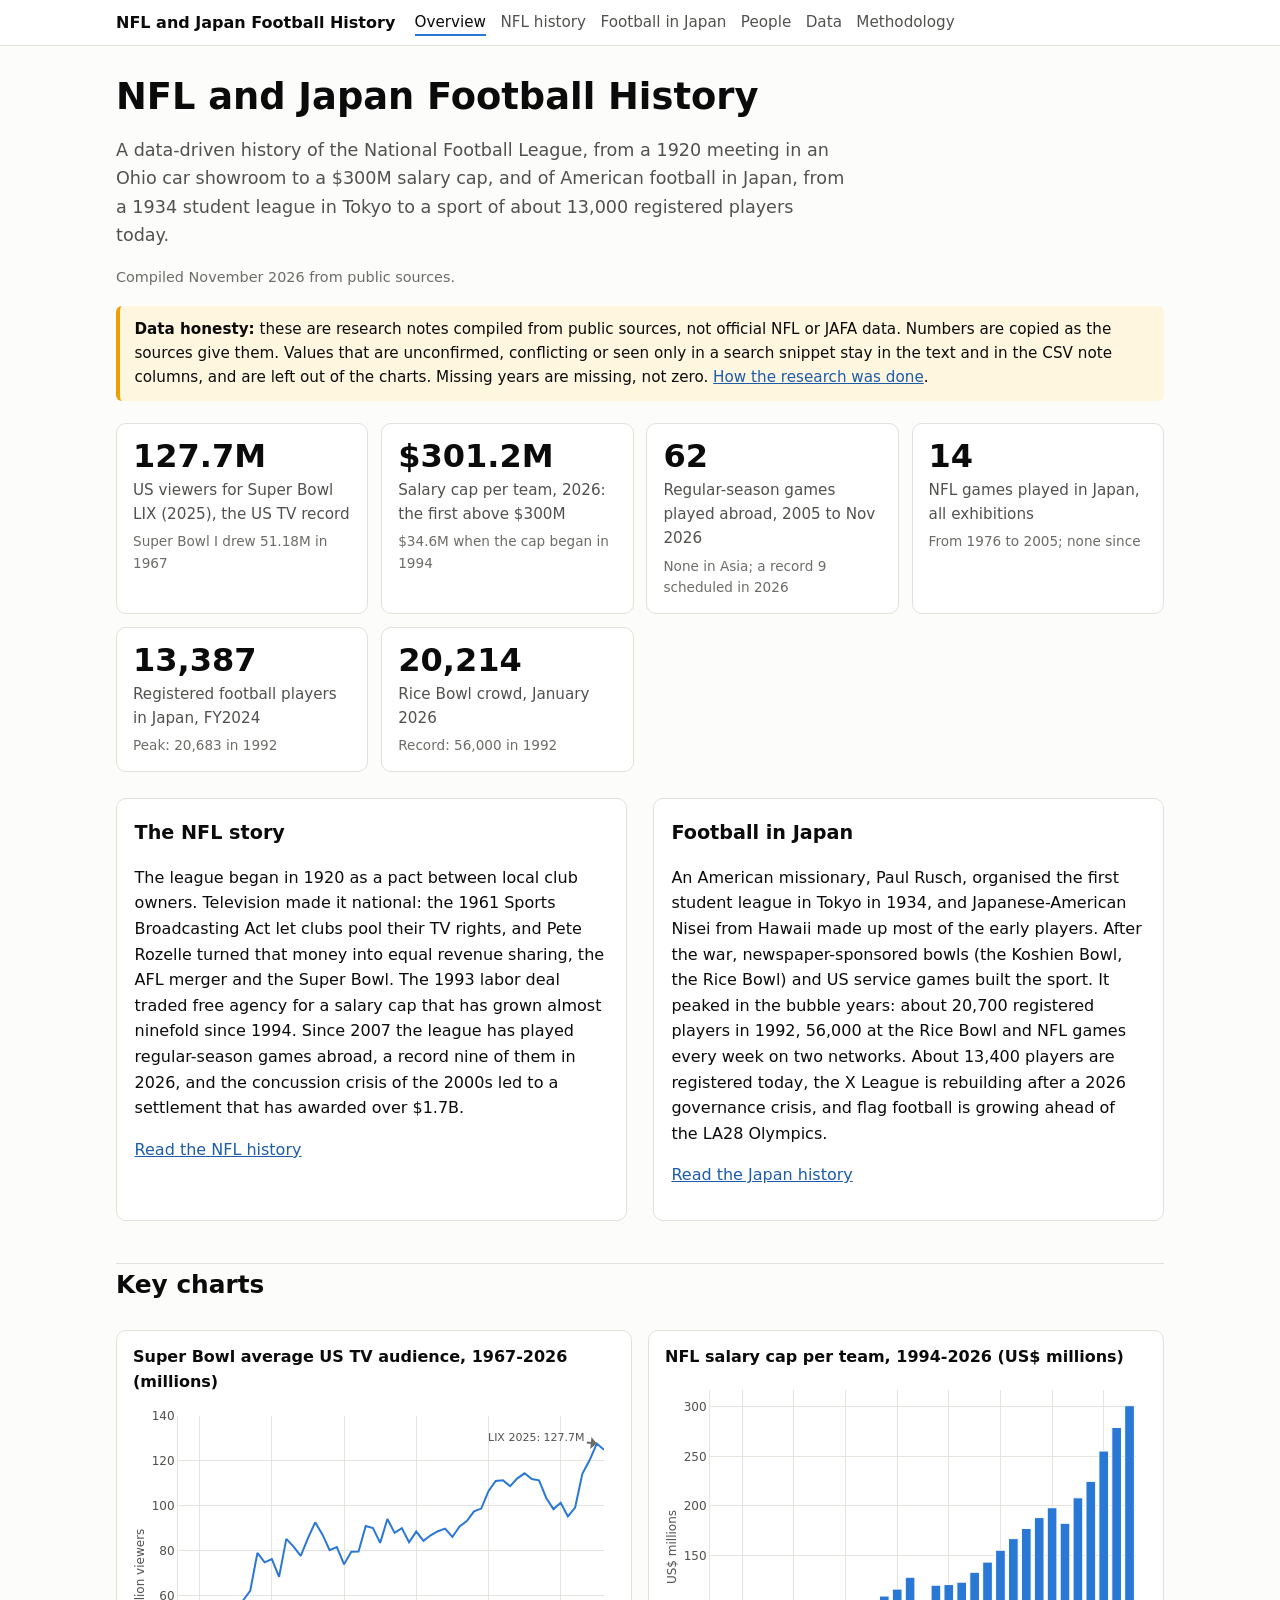
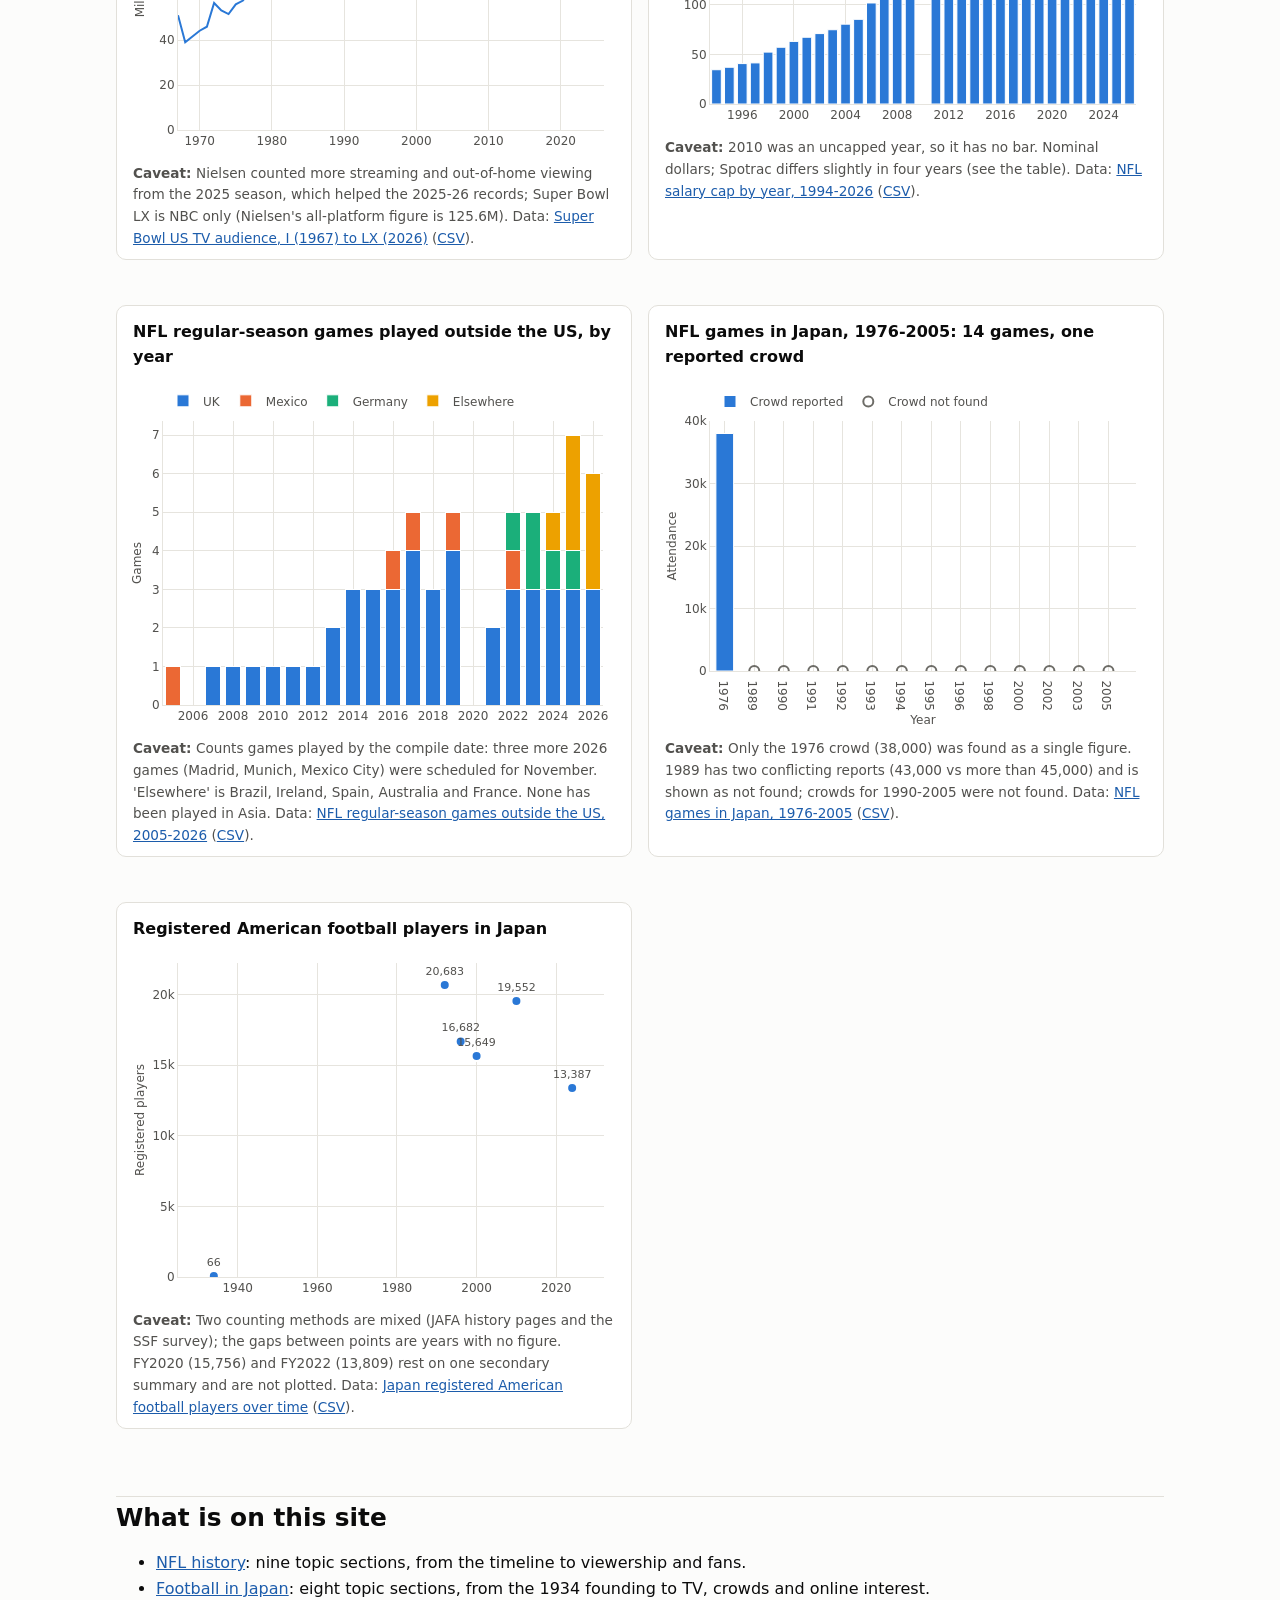
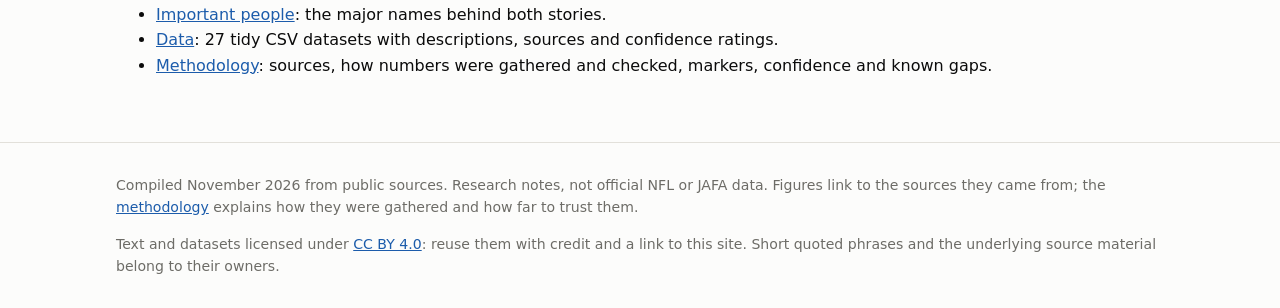
<file: docs/index.html>
<!DOCTYPE html>
<html lang="en">
<head>
<meta charset="utf-8">
<meta name="viewport" content="width=device-width, initial-scale=1">
<title>Overview | NFL and Japan Football History</title>
<meta name="description" content="A data-driven history of the NFL and of American football in Japan, compiled from public sources.">
<meta name="color-scheme" content="light dark">
<link rel="stylesheet" href="assets/style.css">
</head>
<body>
<header class="site-header">
  <div class="inner">
    <a class="brand" href="index.html">NFL and Japan Football History</a>
    <nav aria-label="Main">
      <ul class="nav">
        <li><a href="index.html" aria-current="page">Overview</a></li>
        <li><a href="nfl.html">NFL history</a></li>
        <li><a href="japan.html">Football in Japan</a></li>
        <li><a href="people.html">People</a></li>
        <li><a href="data.html">Data</a></li>
        <li><a href="methodology.html">Methodology</a></li>
      </ul>
    </nav>
  </div>
</header>
<main id="top">

<h1>NFL and Japan Football History</h1>
<p class="lede">A data-driven history of the National Football League, from a 1920 meeting in an Ohio car showroom to a $300M salary cap, and of American football in Japan, from a 1934 student league in Tokyo to a sport of about 13,000 registered players today.</p>
<p class="compiled">Compiled November 2026 from public sources.</p>
<div class="honesty" role="note">
  <strong>Data honesty:</strong> these are research notes compiled from public sources, not official NFL or JAFA data. Numbers are copied as the sources give them. Values that are unconfirmed, conflicting or seen only in a search snippet stay in the text and in the CSV note columns, and are left out of the charts. Missing years are missing, not zero. <a href="methodology.html">How the research was done</a>.
</div>

<section aria-label="Headline figures" class="tiles">

  <div class="tile">
    <div class="value">127.7M</div>
    <div class="label">US viewers for Super Bowl LIX (2025), the US TV record</div>
    <div class="sub">Super Bowl I drew 51.18M in 1967</div>
  </div>

  <div class="tile">
    <div class="value">$301.2M</div>
    <div class="label">Salary cap per team, 2026: the first above $300M</div>
    <div class="sub">$34.6M when the cap began in 1994</div>
  </div>

  <div class="tile">
    <div class="value">62</div>
    <div class="label">Regular-season games played abroad, 2005 to Nov 2026</div>
    <div class="sub">None in Asia; a record 9 scheduled in 2026</div>
  </div>

  <div class="tile">
    <div class="value">14</div>
    <div class="label">NFL games played in Japan, all exhibitions</div>
    <div class="sub">From 1976 to 2005; none since</div>
  </div>

  <div class="tile">
    <div class="value">13,387</div>
    <div class="label">Registered football players in Japan, FY2024</div>
    <div class="sub">Peak: 20,683 in 1992</div>
  </div>

  <div class="tile">
    <div class="value">20,214</div>
    <div class="label">Rice Bowl crowd, January 2026</div>
    <div class="sub">Record: 56,000 in 1992</div>
  </div>

</section>

<div class="two-col">
  <div class="card">
    <h3>The NFL story</h3>
    <p>The league began in 1920 as a pact between local club owners. Television made it national: the 1961 Sports Broadcasting Act let clubs pool their TV rights, and Pete Rozelle turned that money into equal revenue sharing, the AFL merger and the Super Bowl. The 1993 labor deal traded free agency for a salary cap that has grown almost ninefold since 1994. Since 2007 the league has played regular-season games abroad, a record nine of them in 2026, and the concussion crisis of the 2000s led to a settlement that has awarded over $1.7B.</p>
    <p><a href="nfl.html">Read the NFL history</a></p>
  </div>
  <div class="card">
    <h3>Football in Japan</h3>
    <p>An American missionary, Paul Rusch, organised the first student league in Tokyo in 1934, and Japanese-American Nisei from Hawaii made up most of the early players. After the war, newspaper-sponsored bowls (the Koshien Bowl, the Rice Bowl) and US service games built the sport. It peaked in the bubble years: about 20,700 registered players in 1992, 56,000 at the Rice Bowl and NFL games every week on two networks. About 13,400 players are registered today, the X League is rebuilding after a 2026 governance crisis, and flag football is growing ahead of the LA28 Olympics.</p>
    <p><a href="japan.html">Read the Japan history</a></p>
  </div>
</div>

<h2>Key charts</h2>
<div class="chart-grid">
<figure class="chart" id="chart-super-bowl">
  <div class="chart-title">Super Bowl average US TV audience, 1967-2026 (millions)</div>
  
  <div class="plot" data-chart="super-bowl" role="img" aria-label="Chart: Super Bowl average US TV audience, 1967-2026 (millions). The same data is in the nearby table and the CSV."></div>
  <figcaption><span class="caveat">Nielsen counted more streaming and out-of-home viewing from the 2025 season, which helped the 2025-26 records; Super Bowl LX is NBC only (Nielsen&#39;s all-platform figure is 125.6M).</span> Data: <a href="data.html#super_bowl_us_audience">Super Bowl US TV audience, I (1967) to LX (2026)</a> (<a href="data/super_bowl_us_audience.csv">CSV</a>).</figcaption>
</figure><figure class="chart" id="chart-salary-cap">
  <div class="chart-title">NFL salary cap per team, 1994-2026 (US$ millions)</div>
  
  <div class="plot" data-chart="salary-cap" role="img" aria-label="Chart: NFL salary cap per team, 1994-2026 (US$ millions). The same data is in the nearby table and the CSV."></div>
  <figcaption><span class="caveat">2010 was an uncapped year, so it has no bar. Nominal dollars; Spotrac differs slightly in four years (see the table).</span> Data: <a href="data.html#nfl_salary_cap">NFL salary cap by year, 1994-2026</a> (<a href="data/nfl_salary_cap.csv">CSV</a>).</figcaption>
</figure><figure class="chart" id="chart-intl-games">
  <div class="chart-title">NFL regular-season games played outside the US, by year</div>
  
  <div class="plot" data-chart="intl-games" role="img" aria-label="Chart: NFL regular-season games played outside the US, by year. The same data is in the nearby table and the CSV."></div>
  <figcaption><span class="caveat">Counts games played by the compile date: three more 2026 games (Madrid, Munich, Mexico City) were scheduled for November. &#39;Elsewhere&#39; is Brazil, Ireland, Spain, Australia and France. None has been played in Asia.</span> Data: <a href="data.html#nfl_international_games">NFL regular-season games outside the US, 2005-2026</a> (<a href="data/nfl_international_games.csv">CSV</a>).</figcaption>
</figure><figure class="chart" id="chart-nfl-japan-games">
  <div class="chart-title">NFL games in Japan, 1976-2005: 14 games, one reported crowd</div>
  
  <div class="plot" data-chart="nfl-japan-games" role="img" aria-label="Chart: NFL games in Japan, 1976-2005: 14 games, one reported crowd. The same data is in the nearby table and the CSV."></div>
  <figcaption><span class="caveat">Only the 1976 crowd (38,000) was found as a single figure. 1989 has two conflicting reports (43,000 vs more than 45,000) and is shown as not found; crowds for 1990-2005 were not found.</span> Data: <a href="data.html#nfl_games_in_japan">NFL games in Japan, 1976-2005</a> (<a href="data/nfl_games_in_japan.csv">CSV</a>).</figcaption>
</figure><figure class="chart" id="chart-japan-players">
  <div class="chart-title">Registered American football players in Japan</div>
  
  <div class="plot" data-chart="japan-players" role="img" aria-label="Chart: Registered American football players in Japan. The same data is in the nearby table and the CSV."></div>
  <figcaption><span class="caveat">Two counting methods are mixed (JAFA history pages and the SSF survey); the gaps between points are years with no figure. FY2020 (15,756) and FY2022 (13,809) rest on one secondary summary and are not plotted.</span> Data: <a href="data.html#japan_registered_players">Japan registered American football players over time</a> (<a href="data/japan_registered_players.csv">CSV</a>).</figcaption>
</figure>
</div>

<h2>What is on this site</h2>
<ul>
  <li><a href="nfl.html">NFL history</a>: nine topic sections, from the timeline to viewership and fans.</li>
  <li><a href="japan.html">Football in Japan</a>: eight topic sections, from the 1934 founding to TV, crowds and online interest.</li>
  <li><a href="people.html">Important people</a>: the major names behind both stories.</li>
  <li><a href="data.html">Data</a>: 27 tidy CSV datasets with descriptions, sources and confidence ratings.</li>
  <li><a href="methodology.html">Methodology</a>: sources, how numbers were gathered and checked, markers, confidence and known gaps.</li>
</ul>

</main>
<footer class="site-footer">
  <div class="inner">
    <p>Compiled November 2026 from public sources. Research notes, not official NFL or JAFA data. Figures link to the sources they came from; the <a href="methodology.html">methodology</a> explains how they were gathered and how far to trust them.</p>
    <p>Text and datasets licensed under <a href="https://creativecommons.org/licenses/by/4.0/">CC BY 4.0</a>: reuse them with credit and a link to this site. Short quoted phrases and the underlying source material belong to their owners.</p>
  </div>
</footer>

<script src="https://cdn.plot.ly/plotly-2.35.2.min.js" charset="utf-8"></script>
<script id="chart-data" type="application/json">{"super-bowl": {"traces": [{"type": "scatter", "mode": "lines", "x": [1967, 1968, 1969, 1970, 1971, 1972, 1973, 1974, 1975, 1976, 1977, 1978, 1979, 1980, 1981, 1982, 1983, 1984, 1985, 1986, 1987, 1988, 1989, 1990, 1991, 1992, 1993, 1994, 1995, 1996, 1997, 1998, 1999, 2000, 2001, 2002, 2003, 2004, 2005, 2006, 2007, 2008, 2009, 2010, 2011, 2012, 2013, 2014, 2015, 2016, 2017, 2018, 2019, 2020, 2021, 2022, 2023, 2024, 2025, 2026], "y": [51.18, 39.12, 41.66, 44.27, 46.04, 56.64, 53.32, 51.7, 56.05, 57.71, 62.05, 78.94, 74.74, 76.24, 68.29, 85.24, 81.77, 77.62, 85.53, 92.57, 87.19, 80.14, 81.59, 73.85, 79.51, 79.59, 90.99, 90, 83.42, 94.08, 87.87, 90, 83.72, 88.47, 84.34, 86.8, 88.64, 89.8, 86.07, 90.75, 93.18, 97.45, 98.73, 106.48, 111.04, 111.35, 108.69, 112.19, 114.44, 111.86, 111.32, 103.47, 98.48, 101.32, 95.2, 99.18, 114.21, 120.25, 127.7, 124.9], "text": ["I", "II", "III", "IV", "V", "VI", "VII", "VIII", "IX", "X", "XI", "XII", "XIII", "XIV", "XV", "XVI", "XVII", "XVIII", "XIX", "XX", "XXI", "XXII", "XXIII", "XXIV", "XXV", "XXVI", "XXVII", "XXVIII", "XXIX", "XXX", "XXXI", "XXXII", "XXXIII", "XXXIV", "XXXV", "XXXVI", "XXXVII", "XXXVIII", "XXXIX", "XL", "XLI", "XLII", "XLIII", "XLIV", "XLV", "XLVI", "XLVII", "XLVIII", "XLIX", "50", "LI", "LII", "LIII", "LIV", "LV", "LVI", "LVII", "LVIII", "LIX", "LX"], "name": "Super Bowl", "color": 1, "hovertemplate": "Super Bowl %{text} (%{x})<br>%{y} million viewers<extra><\/extra>"}], "layout": {"yaxis": {"title": "Million viewers", "range": [0, 140]}, "hovermode": "x", "annotations": [{"x": 2025, "y": 127.7, "text": "LIX 2025: 127.7M", "showarrow": true, "ax": -60, "ay": -6}]}}, "salary-cap": {"traces": [{"type": "bar", "x": [1994, 1995, 1996, 1997, 1998, 1999, 2000, 2001, 2002, 2003, 2004, 2005, 2006, 2007, 2008, 2009, 2011, 2012, 2013, 2014, 2015, 2016, 2017, 2018, 2019, 2020, 2021, 2022, 2023, 2024, 2025, 2026], "y": [34.6, 37.1, 40.8, 41.5, 52.4, 57.3, 63.2, 67.4, 71.1, 75, 80.6, 85.5, 102, 109, 116, 128, 120, 120.6, 123, 133, 143.28, 155.27, 167, 177.2, 188.2, 198.2, 182.5, 208.2, 224.8, 255.4, 279.2, 301.2], "name": "Salary cap", "color": 1, "hovertemplate": "%{x}: $%{y}M<extra><\/extra>"}], "layout": {"yaxis": {"title": "US$ millions"}, "xaxis": {"dtick": 4}}}, "intl-games": {"traces": [{"type": "bar", "x": [2005, 2007, 2008, 2009, 2010, 2011, 2012, 2013, 2014, 2015, 2016, 2017, 2018, 2019, 2021, 2022, 2023, 2024, 2025, 2026], "y": [0, 1, 1, 1, 1, 1, 1, 2, 3, 3, 3, 4, 3, 4, 2, 3, 3, 3, 3, 3], "name": "UK", "color": 1, "hovertemplate": "%{x}: %{y} game(s) in UK<extra><\/extra>"}, {"type": "bar", "x": [2005, 2007, 2008, 2009, 2010, 2011, 2012, 2013, 2014, 2015, 2016, 2017, 2018, 2019, 2021, 2022, 2023, 2024, 2025, 2026], "y": [1, 0, 0, 0, 0, 0, 0, 0, 0, 0, 1, 1, 0, 1, 0, 1, 0, 0, 0, 0], "name": "Mexico", "color": 2, "hovertemplate": "%{x}: %{y} game(s) in Mexico<extra><\/extra>"}, {"type": "bar", "x": [2005, 2007, 2008, 2009, 2010, 2011, 2012, 2013, 2014, 2015, 2016, 2017, 2018, 2019, 2021, 2022, 2023, 2024, 2025, 2026], "y": [0, 0, 0, 0, 0, 0, 0, 0, 0, 0, 0, 0, 0, 0, 0, 1, 2, 1, 1, 0], "name": "Germany", "color": 3, "hovertemplate": "%{x}: %{y} game(s) in Germany<extra><\/extra>"}, {"type": "bar", "x": [2005, 2007, 2008, 2009, 2010, 2011, 2012, 2013, 2014, 2015, 2016, 2017, 2018, 2019, 2021, 2022, 2023, 2024, 2025, 2026], "y": [0, 0, 0, 0, 0, 0, 0, 0, 0, 0, 0, 0, 0, 0, 0, 0, 0, 1, 3, 3], "name": "Elsewhere", "color": 4, "hovertemplate": "%{x}: %{y} game(s) in Elsewhere<extra><\/extra>"}], "layout": {"barmode": "stack", "legend": {"traceorder": "normal"}, "yaxis": {"title": "Games", "dtick": 1}, "xaxis": {"dtick": 2}}}, "nfl-japan-games": {"traces": [{"type": "bar", "x": ["1976"], "y": [38000], "customdata": [["Cardinals 20, Chargers 10 (Mainichi Star Bowl)", "Korakuen Stadium"]], "name": "Crowd reported", "color": 1, "width": 0.6, "hovertemplate": "%{x}: %{customdata[0]}<br>%{customdata[1]}<br>%{y:,} fans<extra><\/extra>"}, {"type": "scatter", "mode": "markers", "x": ["1989", "1990", "1991", "1992", "1993", "1994", "1995", "1996", "1998", "2000", "2002", "2003", "2005"], "y": [0, 0, 0, 0, 0, 0, 0, 0, 0, 0, 0, 0, 0], "customdata": [["Rams 16, 49ers 13 (OT)", "Tokyo Dome", "43,000 sold out (Washington Post, search result) vs more than 45,000 (UPI) [conflict]"], ["Broncos 10, Seahawks 7", "Tokyo Dome", "Attendance not found"], ["Dolphins 19, Raiders 17", "Tokyo Dome", "Attendance not found"], ["Oilers 34, Cowboys 23", "Tokyo Dome", "Attendance not found. JAFA lists Oilers vs Cowboys; the score was read from the layout of English Wikipedia's table, though the Japan research found the game missing from that list [conflict]"], ["Saints 28, Eagles 16", "Tokyo Dome", "Attendance not found"], ["Vikings 17, Chiefs 9", "Tokyo Dome", "Attendance not found"], ["Broncos 24, 49ers 10", "Tokyo Dome", "Attendance not found"], ["Chargers 20, Steelers 10", "Tokyo Dome", "Attendance not found. 3 Japanese players took part"], ["Packers 27, Chiefs 24", "Tokyo Dome", "Attendance not found"], ["Falcons 20, Cowboys 9", "Tokyo Dome", "Attendance not found"], ["Redskins 38, 49ers 7", "Osaka Dome", "Attendance not found. JAFA gives Aug 4 Japan time; English Wikipedia Aug 3"], ["Buccaneers 30, Jets 14", "Tokyo Dome", "Attendance not found"], ["Falcons 27, Colts 21", "Tokyo Dome", "Attendance not found. Last NFL game in Japan to date; date given only as August 2005"]], "name": "Crowd not found", "color": "muted", "marker": {"symbol": "circle-open", "size": 10}, "hovertemplate": "%{x}: %{customdata[0]}<br>%{customdata[1]}<br>%{customdata[2]}<extra><\/extra>"}], "layout": {"xaxis": {"type": "category", "title": "Year"}, "yaxis": {"title": "Attendance", "rangemode": "tozero"}}}, "japan-players": {"traces": [{"type": "scatter", "mode": "markers+text", "x": [1934, 1992, 1996, 2000, 2010, 2024], "y": [66, 20683, 16682, 15649, 19552, 13387], "text": ["66", "20,683", "16,682", "15,649", "19,552", "13,387"], "textposition": "top center", "customdata": [["1934", "JAFA history page"], ["1992", "JAFA history page"], ["1996", "JAFA history page"], ["2000", "JAFA history page"], ["2010 / FY2010", "JAFA 2010 page (teams); SSF FY2010 (players)"], ["FY2024", "SSF survey 2024 (opened directly)"]], "name": "Players", "color": 1, "marker": {"size": 10}, "hovertemplate": "%{customdata[0]}: %{y:,} players<br>%{customdata[1]}<extra><\/extra>"}], "layout": {"yaxis": {"title": "Registered players", "rangemode": "tozero"}, "xaxis": {"range": [1925, 2032]}}}}</script>
<script src="assets/charts.js"></script>

</body>
</html>
</file>
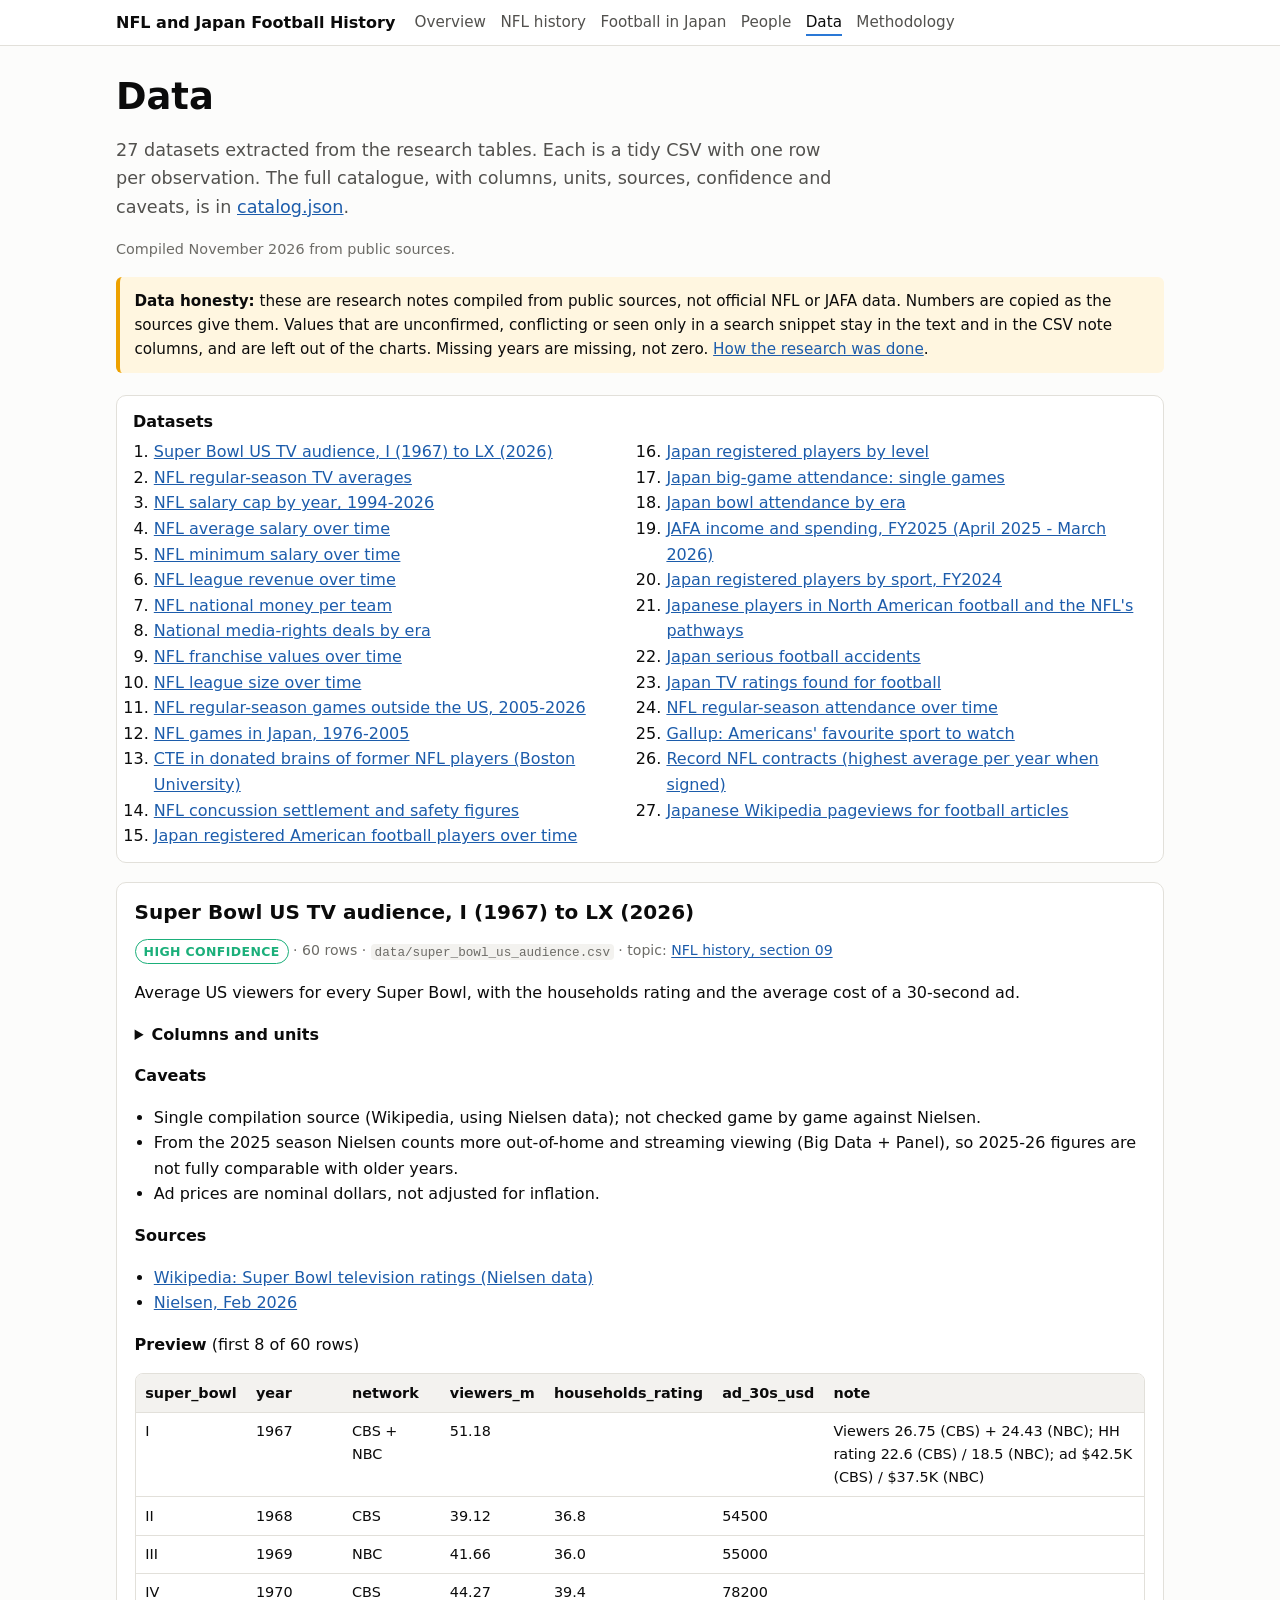
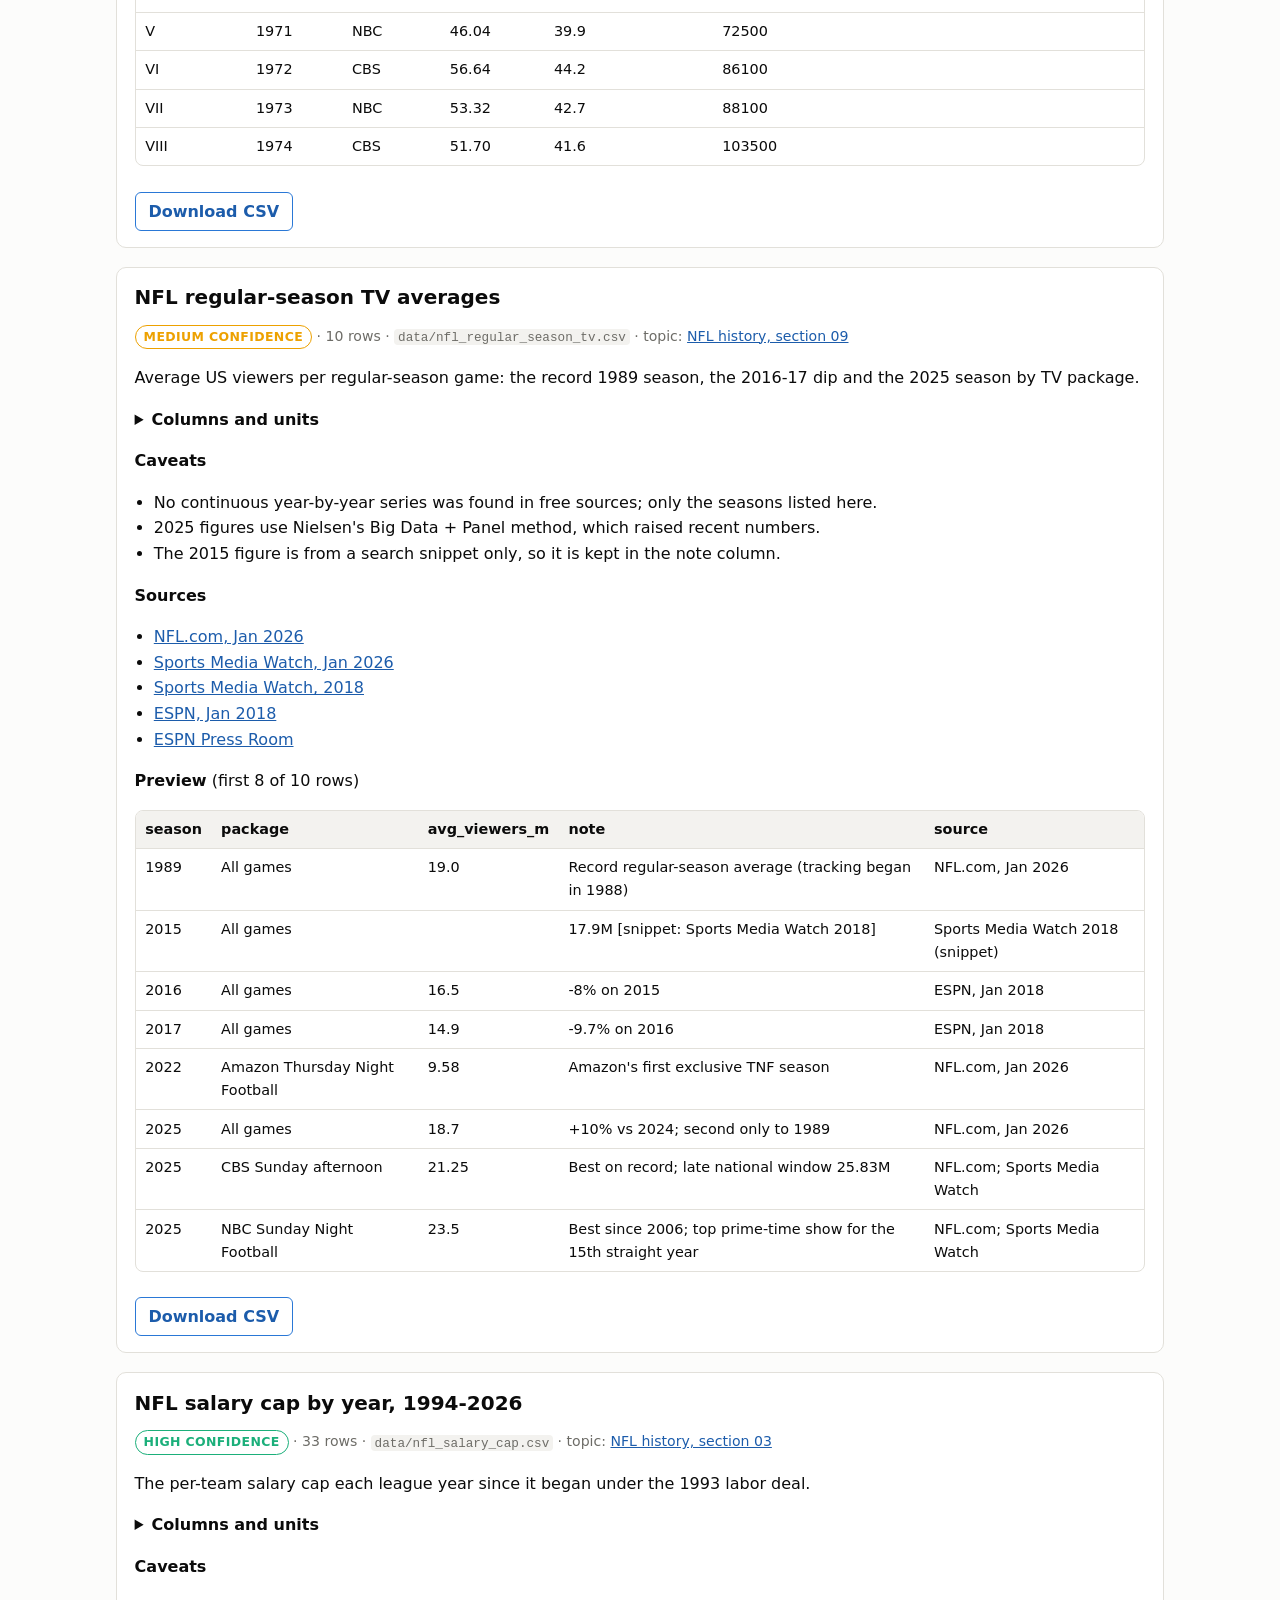
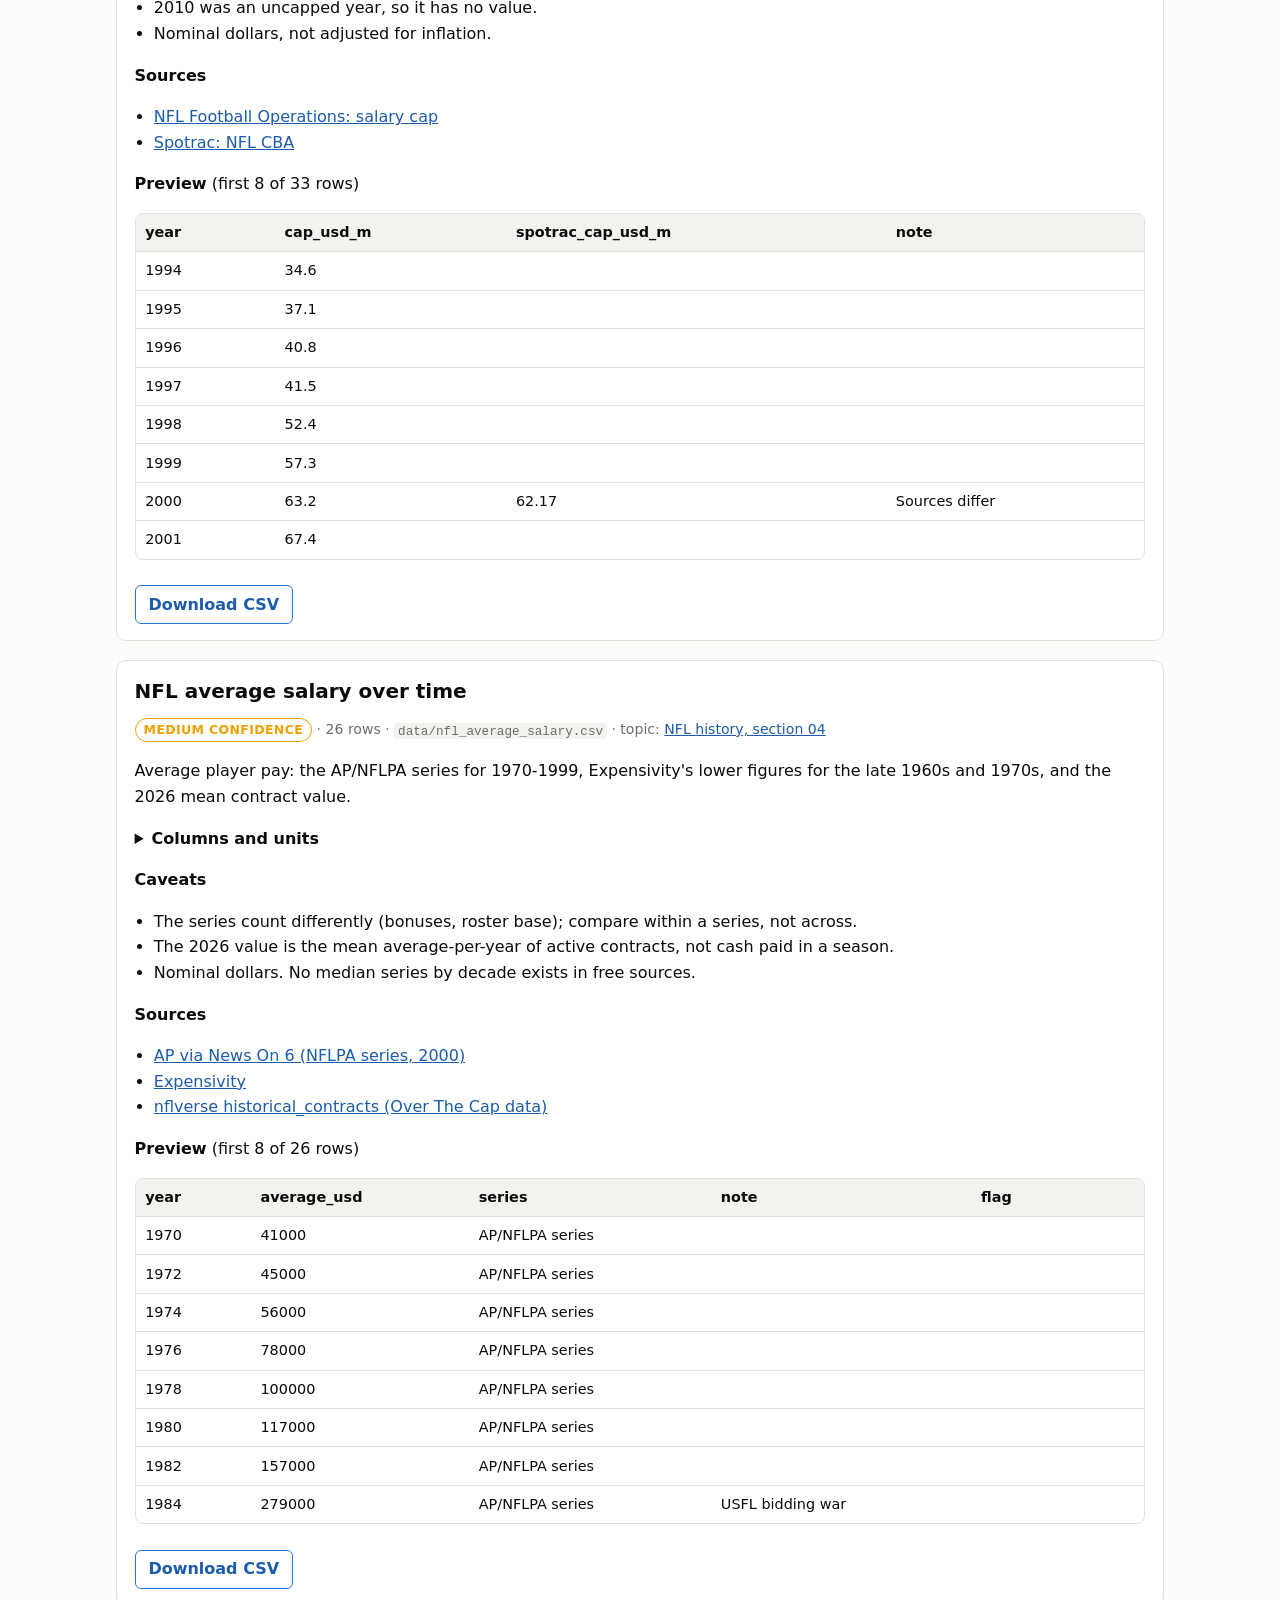
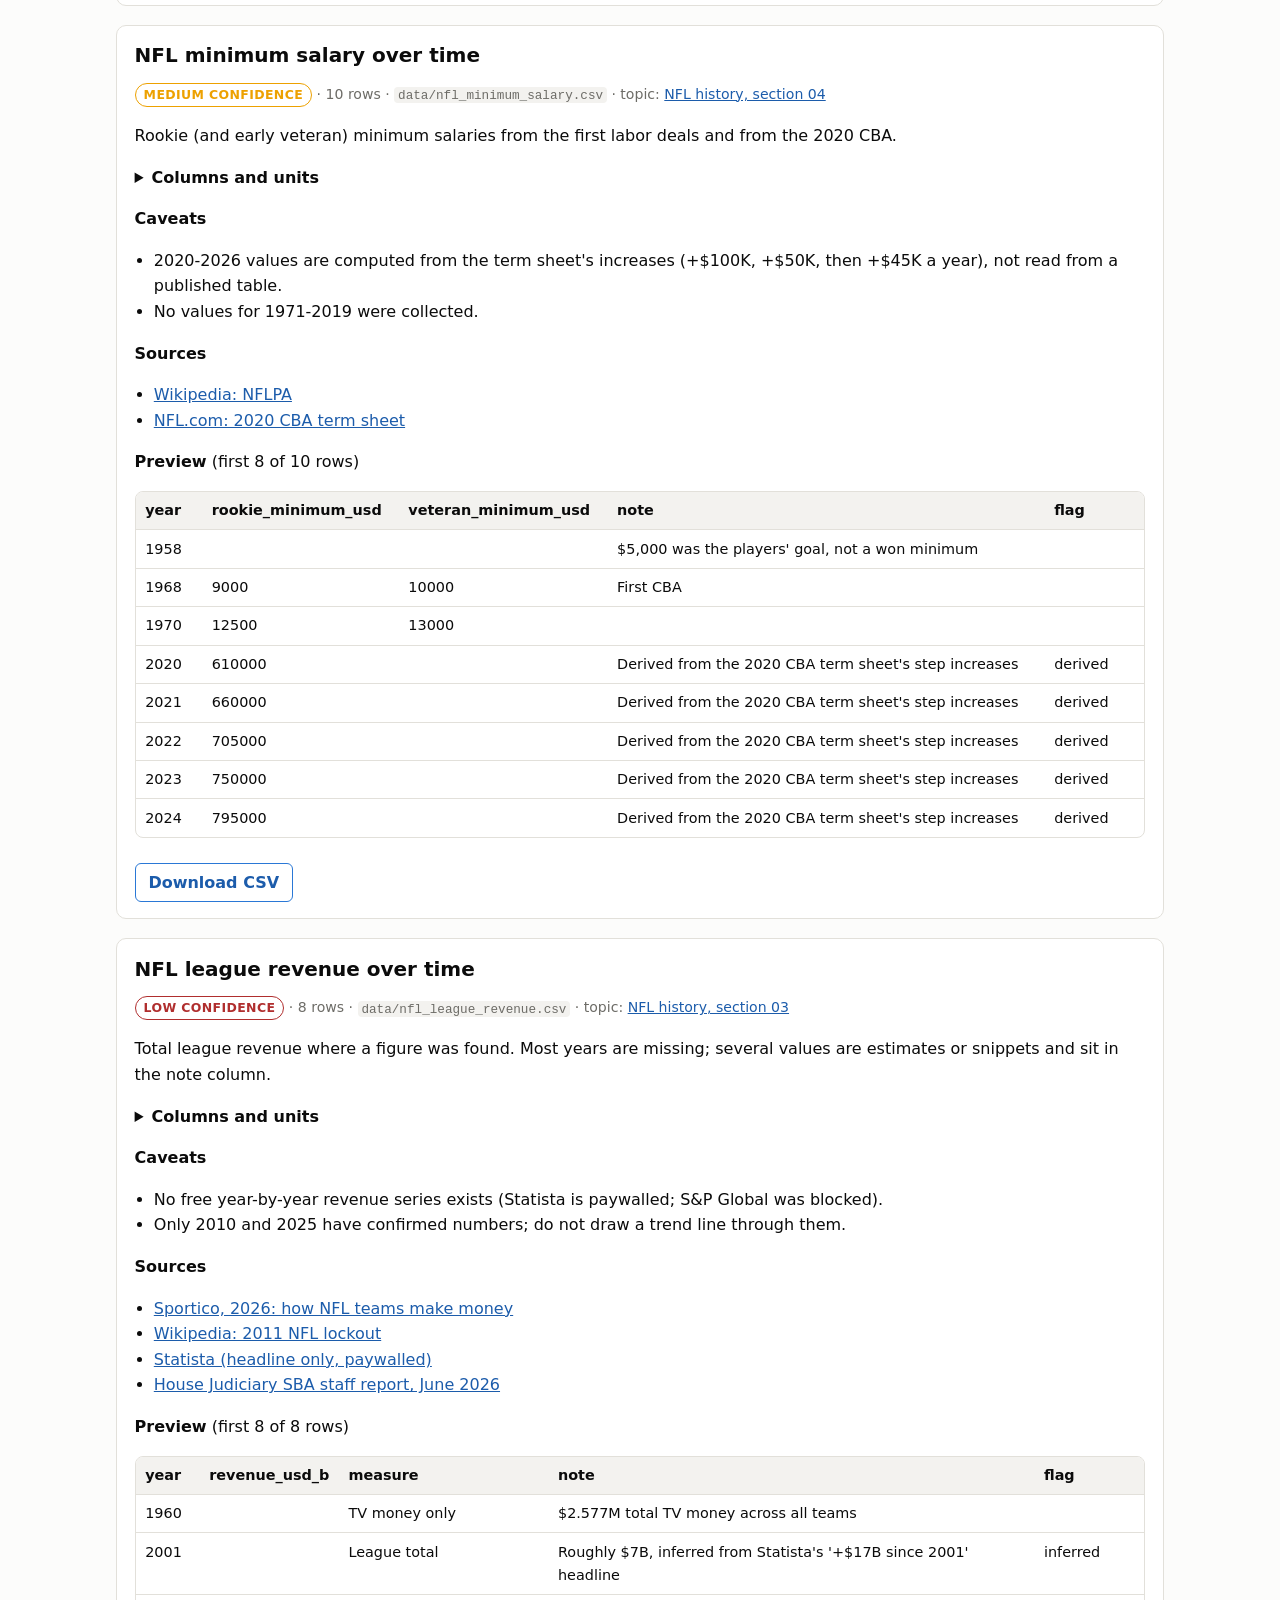
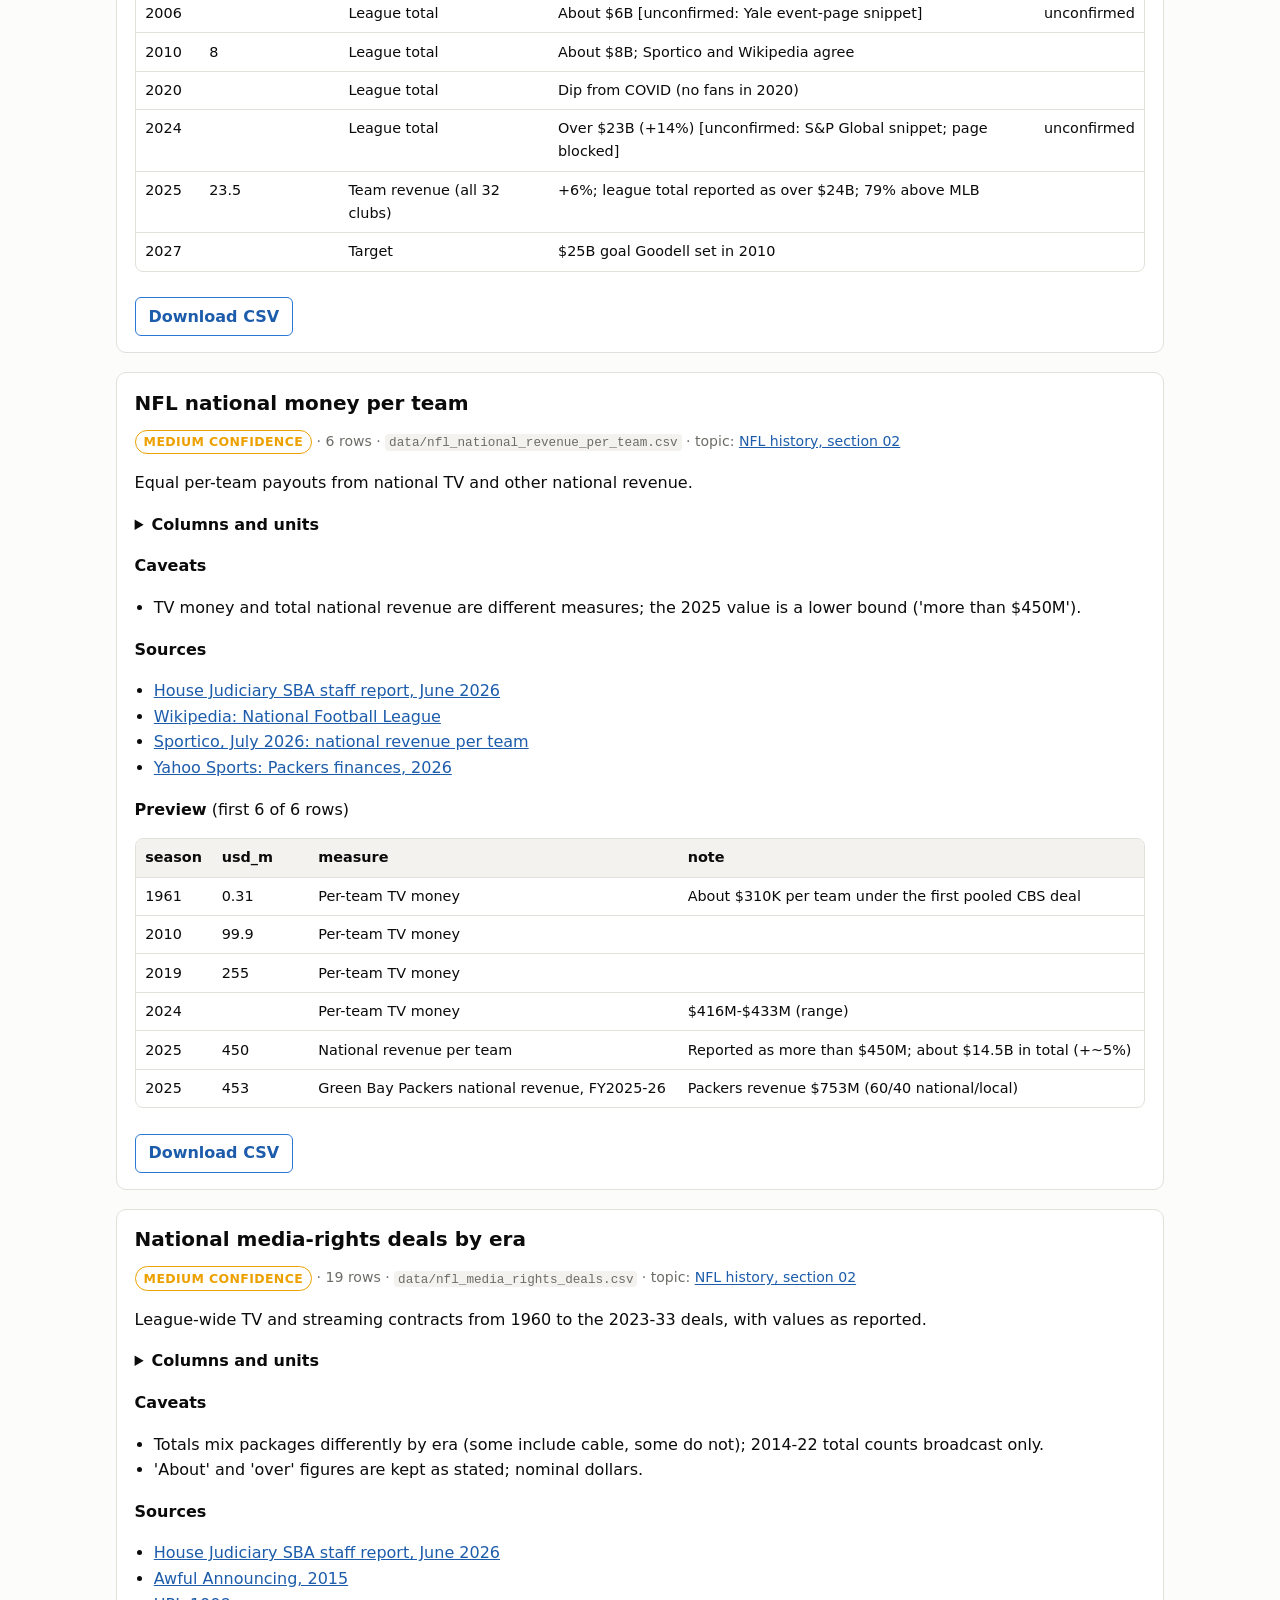
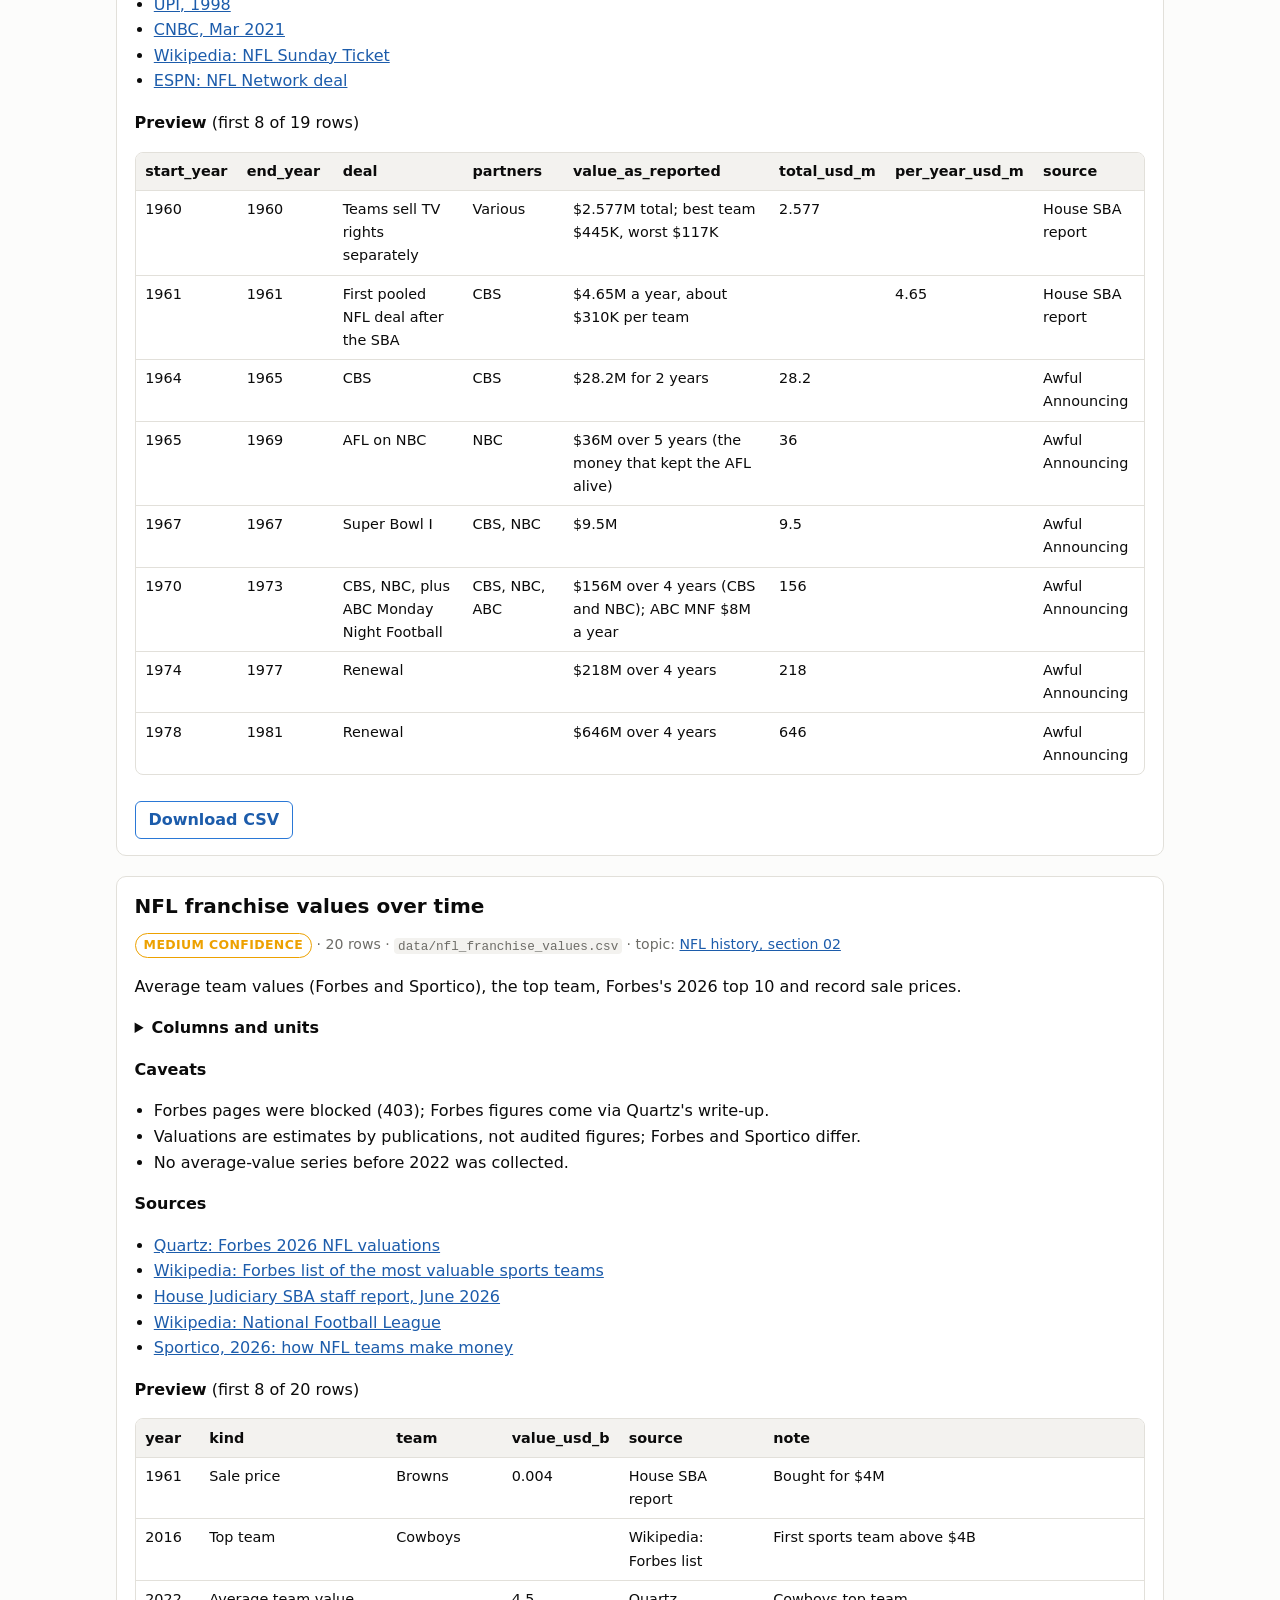
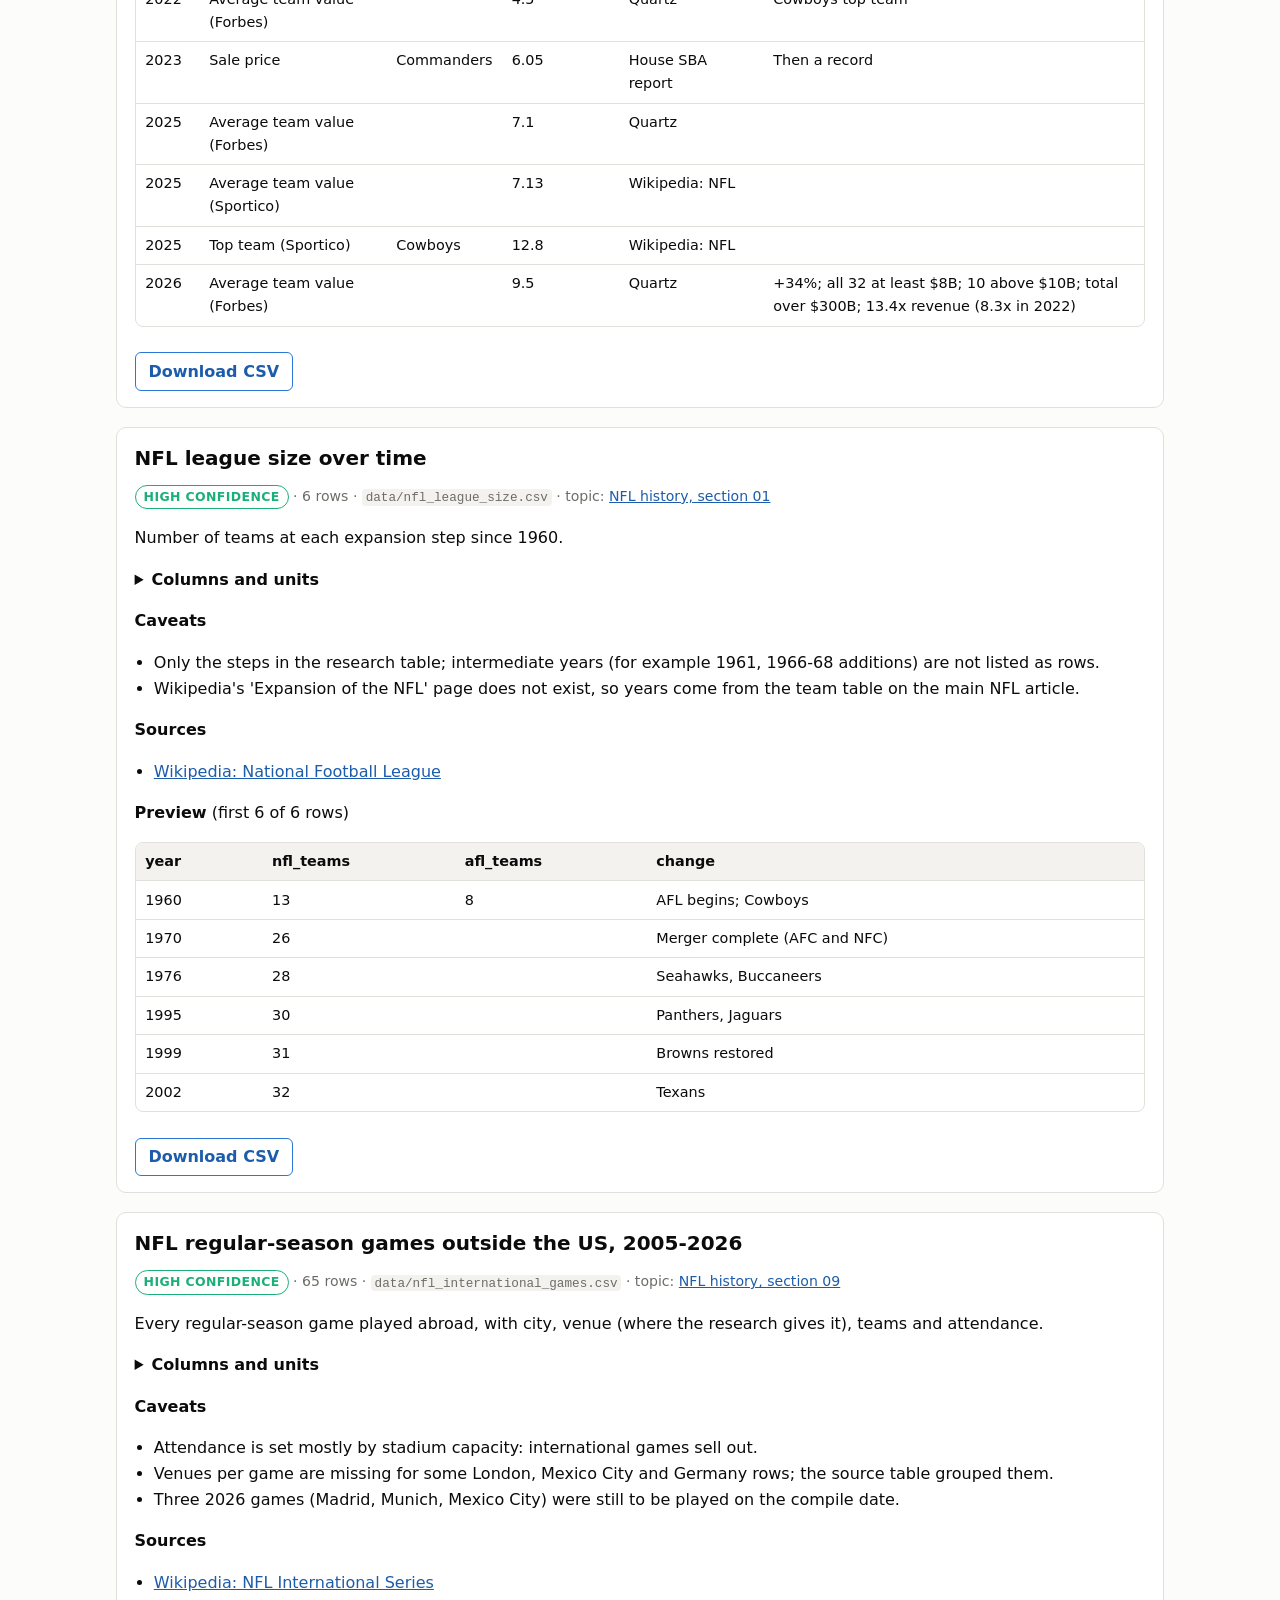
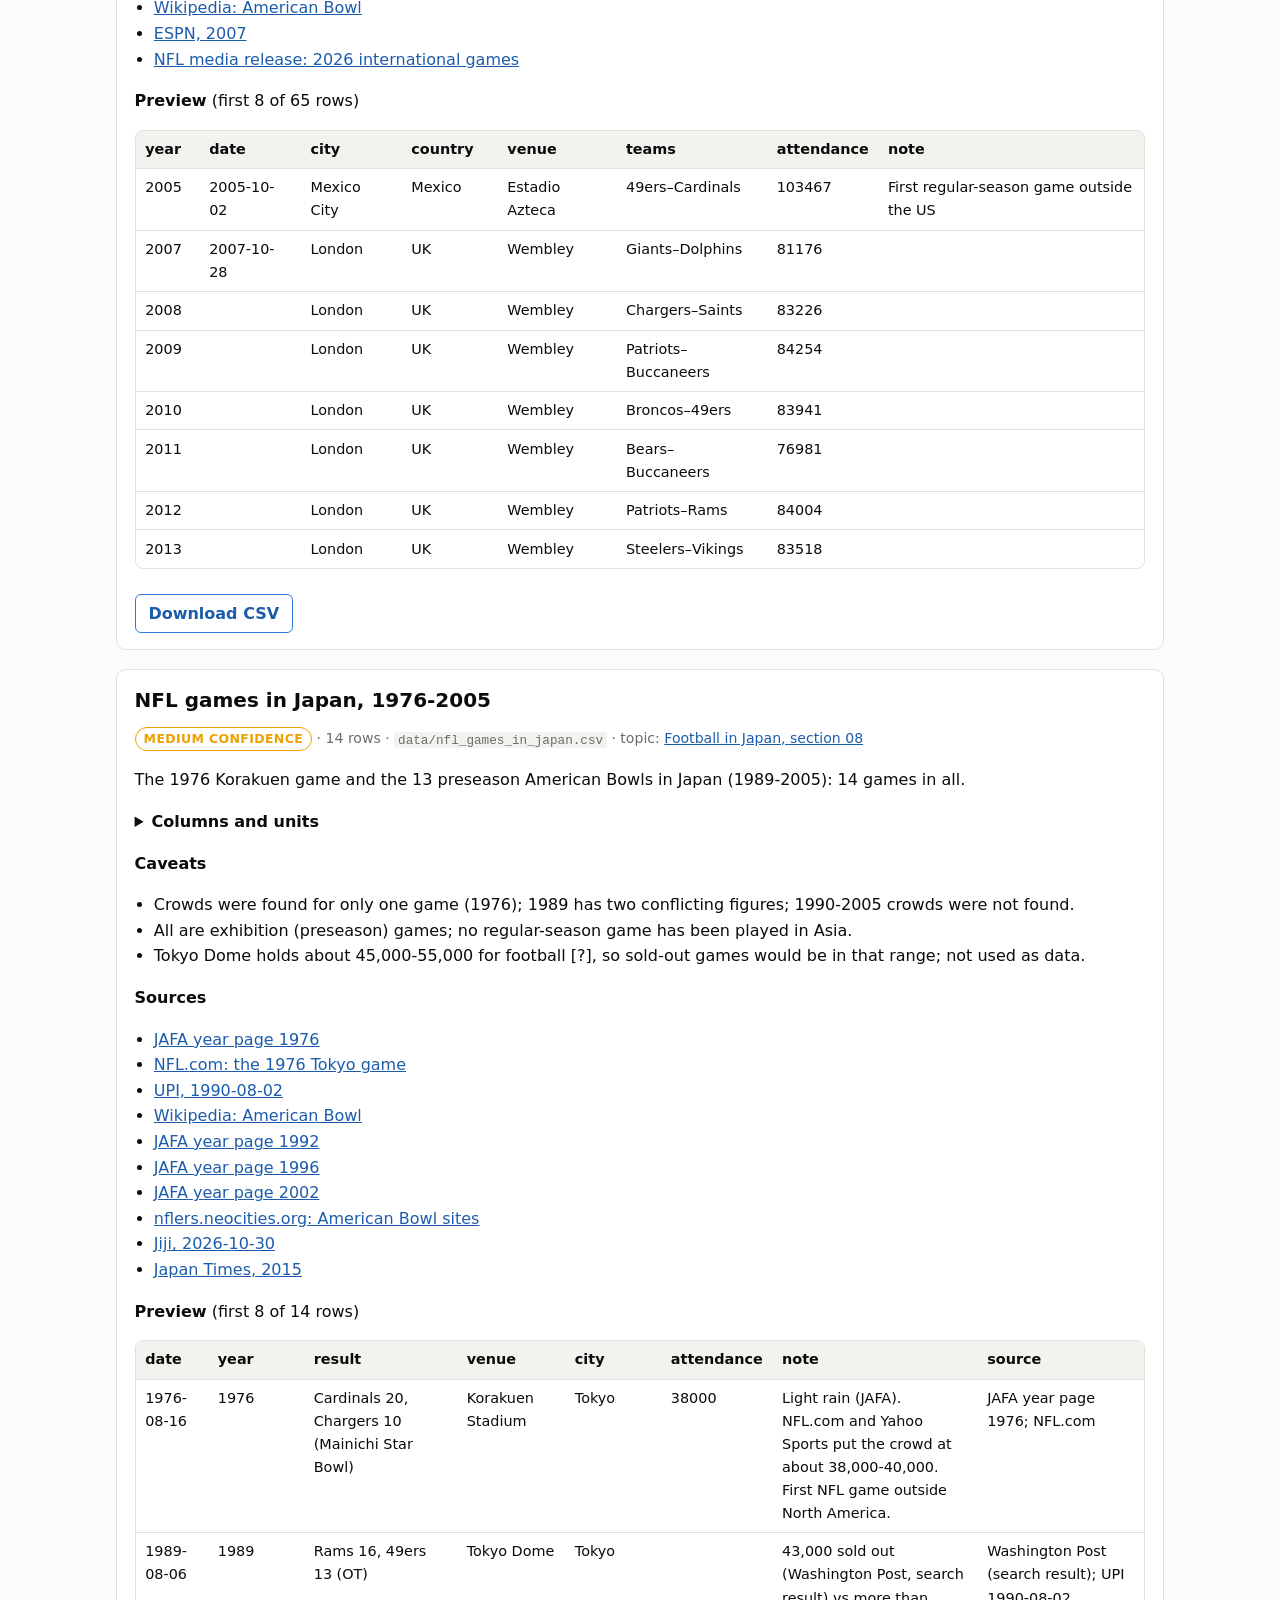
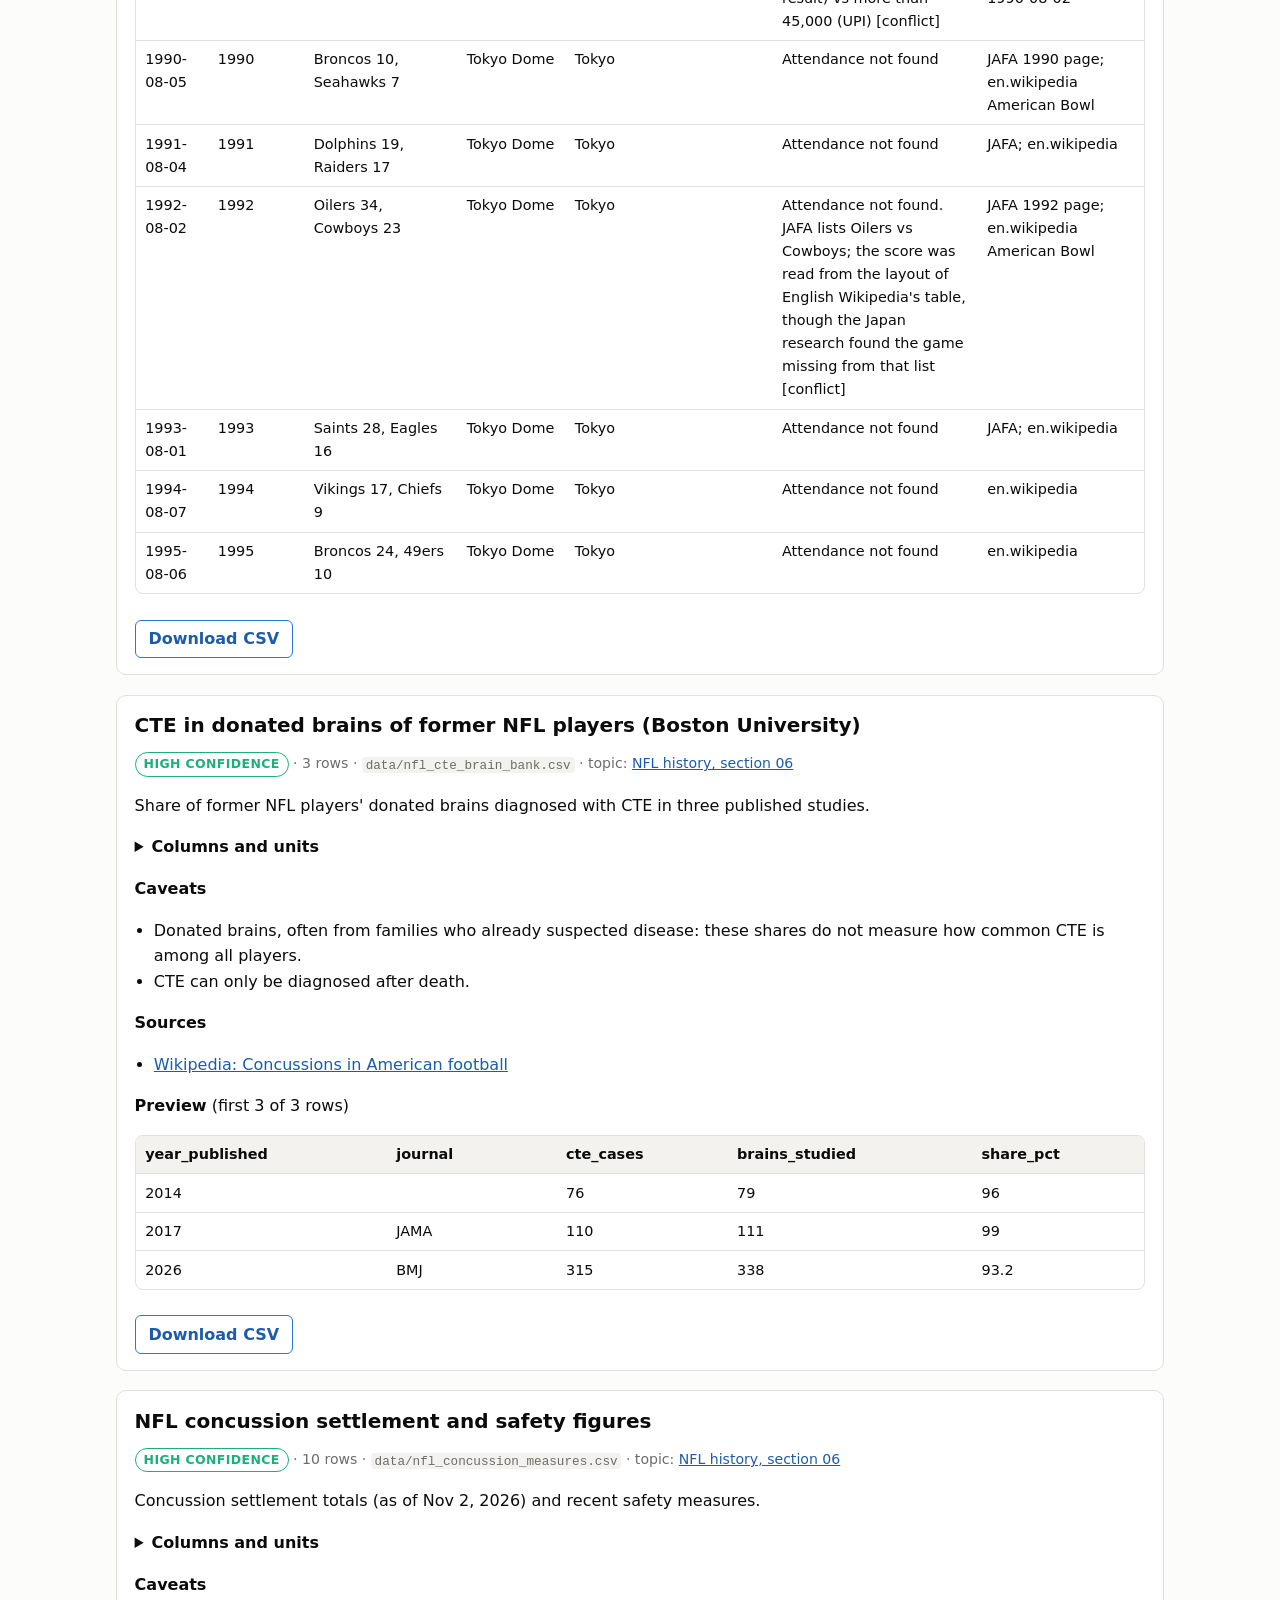
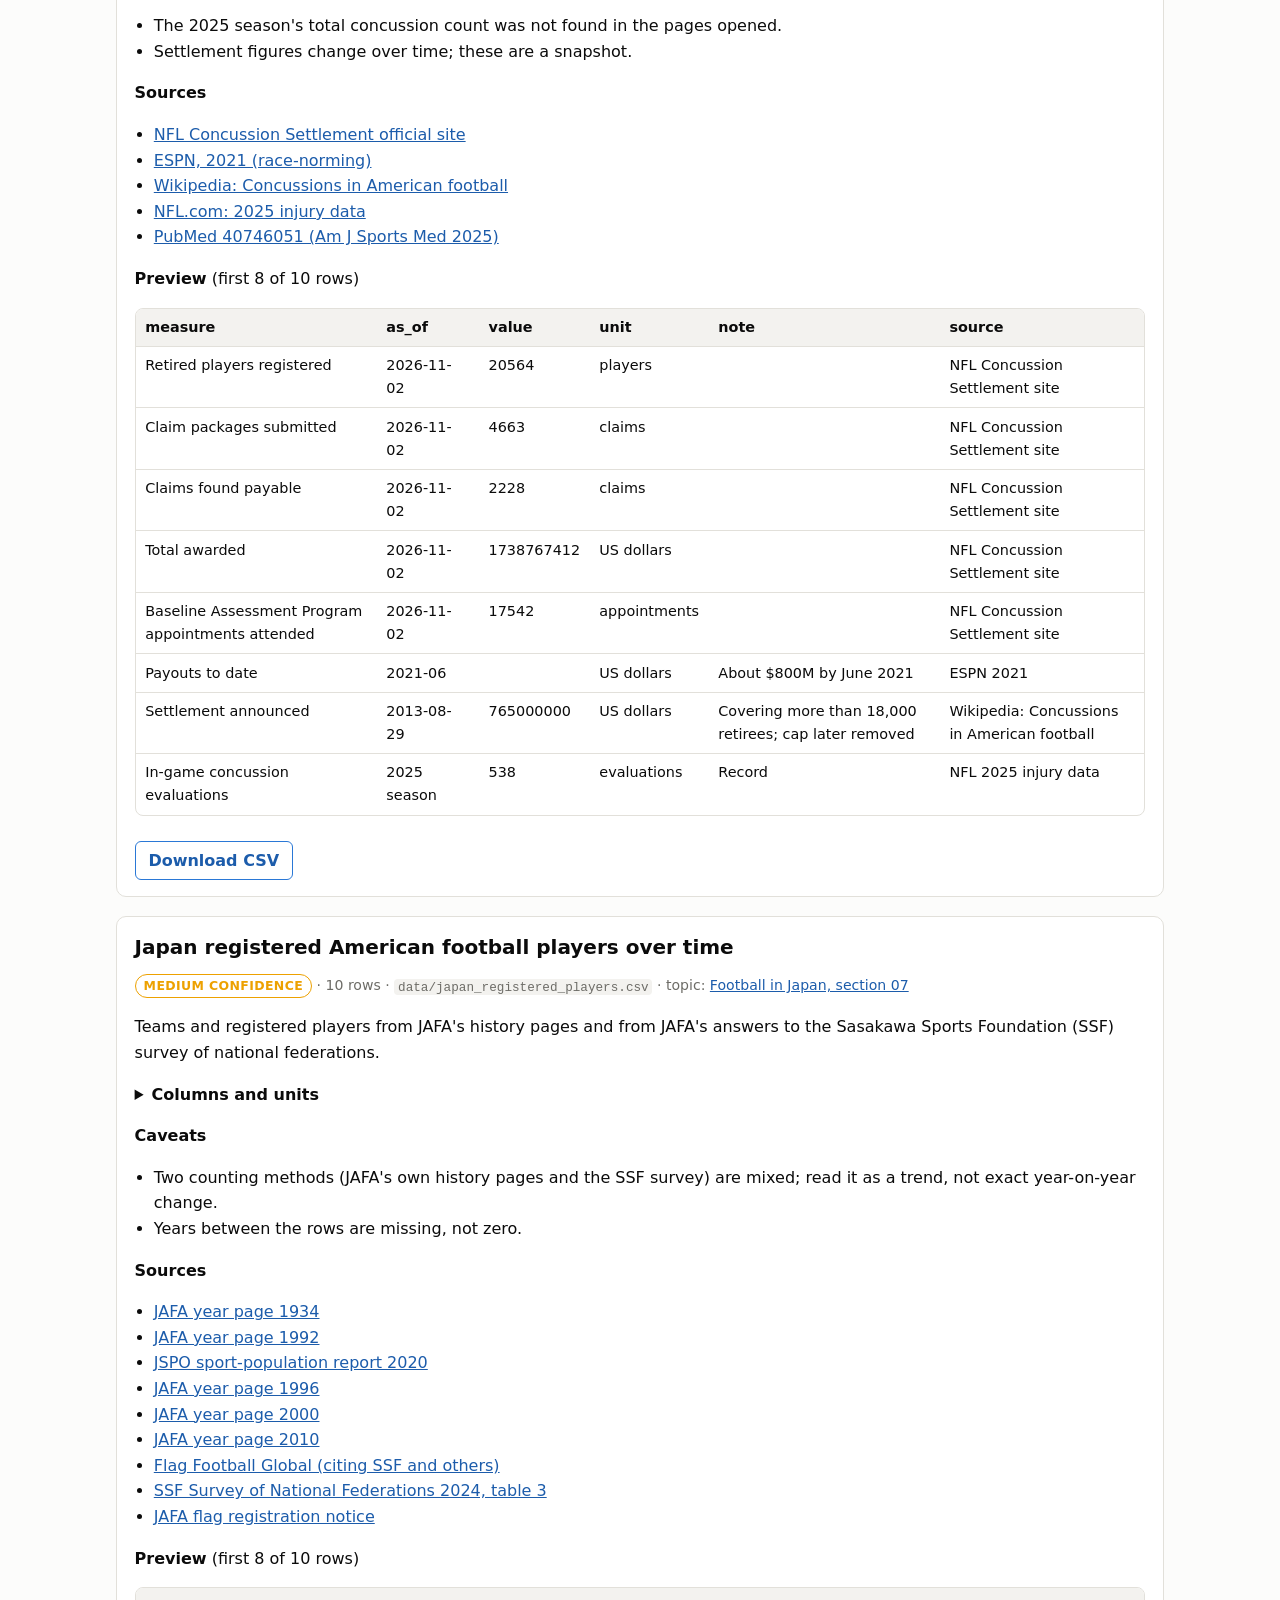
<file: docs/data.html>
<!DOCTYPE html>
<html lang="en">
<head>
<meta charset="utf-8">
<meta name="viewport" content="width=device-width, initial-scale=1">
<title>Data | NFL and Japan Football History</title>
<meta name="description" content="Every dataset behind the site, with sources and CSV downloads.">
<meta name="color-scheme" content="light dark">
<link rel="stylesheet" href="assets/style.css">
</head>
<body>
<header class="site-header">
  <div class="inner">
    <a class="brand" href="index.html">NFL and Japan Football History</a>
    <nav aria-label="Main">
      <ul class="nav">
        <li><a href="index.html">Overview</a></li>
        <li><a href="nfl.html">NFL history</a></li>
        <li><a href="japan.html">Football in Japan</a></li>
        <li><a href="people.html">People</a></li>
        <li><a href="data.html" aria-current="page">Data</a></li>
        <li><a href="methodology.html">Methodology</a></li>
      </ul>
    </nav>
  </div>
</header>
<main id="top">

<h1>Data</h1>
<p class="lede">27 datasets extracted from the research tables. Each is a tidy CSV with one row per observation. The full catalogue, with columns, units, sources, confidence and caveats, is in <a href="data/catalog.json">catalog.json</a>.</p>
<p class="compiled">Compiled November 2026 from public sources.</p>
<div class="honesty" role="note">
  <strong>Data honesty:</strong> these are research notes compiled from public sources, not official NFL or JAFA data. Numbers are copied as the sources give them. Values that are unconfirmed, conflicting or seen only in a search snippet stay in the text and in the CSV note columns, and are left out of the charts. Missing years are missing, not zero. <a href="methodology.html">How the research was done</a>.
</div>
<nav class="toc" aria-label="Datasets">
  <strong>Datasets</strong>
  <ol>
  <li><a href="#super_bowl_us_audience">Super Bowl US TV audience, I (1967) to LX (2026)</a></li><li><a href="#nfl_regular_season_tv">NFL regular-season TV averages</a></li><li><a href="#nfl_salary_cap">NFL salary cap by year, 1994-2026</a></li><li><a href="#nfl_average_salary">NFL average salary over time</a></li><li><a href="#nfl_minimum_salary">NFL minimum salary over time</a></li><li><a href="#nfl_league_revenue">NFL league revenue over time</a></li><li><a href="#nfl_national_revenue_per_team">NFL national money per team</a></li><li><a href="#nfl_media_rights_deals">National media-rights deals by era</a></li><li><a href="#nfl_franchise_values">NFL franchise values over time</a></li><li><a href="#nfl_league_size">NFL league size over time</a></li><li><a href="#nfl_international_games">NFL regular-season games outside the US, 2005-2026</a></li><li><a href="#nfl_games_in_japan">NFL games in Japan, 1976-2005</a></li><li><a href="#nfl_cte_brain_bank">CTE in donated brains of former NFL players (Boston University)</a></li><li><a href="#nfl_concussion_measures">NFL concussion settlement and safety figures</a></li><li><a href="#japan_registered_players">Japan registered American football players over time</a></li><li><a href="#japan_players_by_level">Japan registered players by level</a></li><li><a href="#japan_big_game_attendance">Japan big-game attendance: single games</a></li><li><a href="#japan_bowl_attendance_by_era">Japan bowl attendance by era</a></li><li><a href="#jafa_revenue_fy2025">JAFA income and spending, FY2025 (April 2025 - March 2026)</a></li><li><a href="#japan_sport_participation">Japan registered players by sport, FY2024</a></li><li><a href="#japanese_players_north_america">Japanese players in North American football and the NFL&#39;s pathways</a></li><li><a href="#japan_serious_accidents">Japan serious football accidents</a></li><li><a href="#japan_tv_ratings">Japan TV ratings found for football</a></li><li><a href="#nfl_season_attendance">NFL regular-season attendance over time</a></li><li><a href="#gallup_favorite_sport">Gallup: Americans&#39; favourite sport to watch</a></li><li><a href="#nfl_record_contracts">Record NFL contracts (highest average per year when signed)</a></li><li><a href="#ja_wikipedia_pageviews">Japanese Wikipedia pageviews for football articles</a></li>
  </ol>
</nav>

<article class="ds" id="super_bowl_us_audience">
  <h2>Super Bowl US TV audience, I (1967) to LX (2026)</h2>
  <p class="meta"><span class="badge high">high confidence</span> &middot; 60 rows &middot; <code>data/super_bowl_us_audience.csv</code> &middot; topic: <a href="nfl.html#nfl-09">NFL history, section 09</a></p>
  <p>Average US viewers for every Super Bowl, with the households rating and the average cost of a 30-second ad.</p>
  <details>
    <summary>Columns and units</summary>
    <div class="table-wrap"><table>
      <thead><tr><th>Column</th><th>Unit</th><th>Description</th></tr></thead>
      <tbody><tr><td><code>super_bowl</code></td><td>—</td><td>Super Bowl number</td></tr><tr><td><code>year</code></td><td>year</td><td>Calendar year the game was played</td></tr><tr><td><code>network</code></td><td>—</td><td>Main US network(s)</td></tr><tr><td><code>viewers_m</code></td><td>millions of viewers</td><td>Average US viewers on the main network(s)</td></tr><tr><td><code>households_rating</code></td><td>rating points</td><td>Nielsen households rating</td></tr><tr><td><code>ad_30s_usd</code></td><td>US dollars (nominal)</td><td>Average 30-second ad</td></tr><tr><td><code>note</code></td><td>—</td><td>Split or range values that are not a single number</td></tr></tbody>
    </table></div>
  </details>
  <p><strong>Caveats</strong></p>
  <ul><li>Single compilation source (Wikipedia, using Nielsen data); not checked game by game against Nielsen.</li><li>From the 2025 season Nielsen counts more out-of-home and streaming viewing (Big Data + Panel), so 2025-26 figures are not fully comparable with older years.</li><li>Ad prices are nominal dollars, not adjusted for inflation.</li></ul>
  <p><strong>Sources</strong></p>
  <ul><li><a href="https://en.wikipedia.org/wiki/Super_Bowl_television_ratings">Wikipedia: Super Bowl television ratings (Nielsen data)</a></li><li><a href="https://www.nielsen.com/news-center/2026/super-bowl-lx-2026/">Nielsen, Feb 2026</a></li></ul>
  <p><strong>Preview</strong> (first 8 of 60 rows)</p>
  <div class="table-wrap"><table>
    <thead><tr><th>super_bowl</th><th>year</th><th>network</th><th>viewers_m</th><th>households_rating</th><th>ad_30s_usd</th><th>note</th></tr></thead>
    <tbody><tr><td>I</td><td>1967</td><td>CBS + NBC</td><td>51.18</td><td></td><td></td><td>Viewers 26.75 (CBS) + 24.43 (NBC); HH rating 22.6 (CBS) / 18.5 (NBC); ad $42.5K (CBS) / $37.5K (NBC)</td></tr><tr><td>II</td><td>1968</td><td>CBS</td><td>39.12</td><td>36.8</td><td>54500</td><td></td></tr><tr><td>III</td><td>1969</td><td>NBC</td><td>41.66</td><td>36.0</td><td>55000</td><td></td></tr><tr><td>IV</td><td>1970</td><td>CBS</td><td>44.27</td><td>39.4</td><td>78200</td><td></td></tr><tr><td>V</td><td>1971</td><td>NBC</td><td>46.04</td><td>39.9</td><td>72500</td><td></td></tr><tr><td>VI</td><td>1972</td><td>CBS</td><td>56.64</td><td>44.2</td><td>86100</td><td></td></tr><tr><td>VII</td><td>1973</td><td>NBC</td><td>53.32</td><td>42.7</td><td>88100</td><td></td></tr><tr><td>VIII</td><td>1974</td><td>CBS</td><td>51.70</td><td>41.6</td><td>103500</td><td></td></tr></tbody>
  </table></div>
  <a class="download" href="data/super_bowl_us_audience.csv" download>Download CSV</a>
</article>

<article class="ds" id="nfl_regular_season_tv">
  <h2>NFL regular-season TV averages</h2>
  <p class="meta"><span class="badge medium">medium confidence</span> &middot; 10 rows &middot; <code>data/nfl_regular_season_tv.csv</code> &middot; topic: <a href="nfl.html#nfl-09">NFL history, section 09</a></p>
  <p>Average US viewers per regular-season game: the record 1989 season, the 2016-17 dip and the 2025 season by TV package.</p>
  <details>
    <summary>Columns and units</summary>
    <div class="table-wrap"><table>
      <thead><tr><th>Column</th><th>Unit</th><th>Description</th></tr></thead>
      <tbody><tr><td><code>season</code></td><td>year</td><td>Season</td></tr><tr><td><code>package</code></td><td>—</td><td>All games, or one TV package</td></tr><tr><td><code>avg_viewers_m</code></td><td>millions of viewers</td><td>Average US viewers per game</td></tr><tr><td><code>note</code></td><td>—</td><td>Context and marked values</td></tr><tr><td><code>source</code></td><td>—</td><td>Source for the row</td></tr></tbody>
    </table></div>
  </details>
  <p><strong>Caveats</strong></p>
  <ul><li>No continuous year-by-year series was found in free sources; only the seasons listed here.</li><li>2025 figures use Nielsen&#39;s Big Data + Panel method, which raised recent numbers.</li><li>The 2015 figure is from a search snippet only, so it is kept in the note column.</li></ul>
  <p><strong>Sources</strong></p>
  <ul><li><a href="https://www.nfl.com/news/nfl-sees-second-highest-regular-season-average-viewership-since-1988">NFL.com, Jan 2026</a></li><li><a href="https://www.sportsmediawatch.com/2026/01/nfl-regular-season-viewership-cbs-nbc-top-season/">Sports Media Watch, Jan 2026</a></li><li><a href="https://www.sportsmediawatch.com/2018/02/nfl-ratings-decline-2017-analysis/">Sports Media Watch, 2018</a></li><li><a href="https://www.espn.com/nfl/story/_/id/21960086/nfl-television-ratings-97-percent-2017-regular-season">ESPN, Jan 2018</a></li><li><a href="https://espnpressroom.com/press-release/espns-monday-night-football-records-second-most-watched-regular-season-in-the-companys-20-year-history-of-airing-the-iconic-franchise/">ESPN Press Room</a></li></ul>
  <p><strong>Preview</strong> (first 8 of 10 rows)</p>
  <div class="table-wrap"><table>
    <thead><tr><th>season</th><th>package</th><th>avg_viewers_m</th><th>note</th><th>source</th></tr></thead>
    <tbody><tr><td>1989</td><td>All games</td><td>19.0</td><td>Record regular-season average (tracking began in 1988)</td><td>NFL.com, Jan 2026</td></tr><tr><td>2015</td><td>All games</td><td></td><td>17.9M [snippet: Sports Media Watch 2018]</td><td>Sports Media Watch 2018 (snippet)</td></tr><tr><td>2016</td><td>All games</td><td>16.5</td><td>-8% on 2015</td><td>ESPN, Jan 2018</td></tr><tr><td>2017</td><td>All games</td><td>14.9</td><td>-9.7% on 2016</td><td>ESPN, Jan 2018</td></tr><tr><td>2022</td><td>Amazon Thursday Night Football</td><td>9.58</td><td>Amazon&#39;s first exclusive TNF season</td><td>NFL.com, Jan 2026</td></tr><tr><td>2025</td><td>All games</td><td>18.7</td><td>+10% vs 2024; second only to 1989</td><td>NFL.com, Jan 2026</td></tr><tr><td>2025</td><td>CBS Sunday afternoon</td><td>21.25</td><td>Best on record; late national window 25.83M</td><td>NFL.com; Sports Media Watch</td></tr><tr><td>2025</td><td>NBC Sunday Night Football</td><td>23.5</td><td>Best since 2006; top prime-time show for the 15th straight year</td><td>NFL.com; Sports Media Watch</td></tr></tbody>
  </table></div>
  <a class="download" href="data/nfl_regular_season_tv.csv" download>Download CSV</a>
</article>

<article class="ds" id="nfl_salary_cap">
  <h2>NFL salary cap by year, 1994-2026</h2>
  <p class="meta"><span class="badge high">high confidence</span> &middot; 33 rows &middot; <code>data/nfl_salary_cap.csv</code> &middot; topic: <a href="nfl.html#nfl-03">NFL history, section 03</a></p>
  <p>The per-team salary cap each league year since it began under the 1993 labor deal.</p>
  <details>
    <summary>Columns and units</summary>
    <div class="table-wrap"><table>
      <thead><tr><th>Column</th><th>Unit</th><th>Description</th></tr></thead>
      <tbody><tr><td><code>year</code></td><td>league year</td><td>League year</td></tr><tr><td><code>cap_usd_m</code></td><td>US$ millions</td><td>Cap per NFL Football Operations</td></tr><tr><td><code>spotrac_cap_usd_m</code></td><td>US$ millions</td><td>Spotrac&#39;s figure, only where it differs</td></tr><tr><td><code>note</code></td><td>—</td><td>—</td></tr></tbody>
    </table></div>
  </details>
  <p><strong>Caveats</strong></p>
  <ul><li>2010 was an uncapped year, so it has no value.</li><li>Nominal dollars, not adjusted for inflation.</li></ul>
  <p><strong>Sources</strong></p>
  <ul><li><a href="https://operations.nfl.com/calendar-events/nfl-free-agency/nfl-salary-cap">NFL Football Operations: salary cap</a></li><li><a href="https://www.spotrac.com/nfl/cba/">Spotrac: NFL CBA</a></li></ul>
  <p><strong>Preview</strong> (first 8 of 33 rows)</p>
  <div class="table-wrap"><table>
    <thead><tr><th>year</th><th>cap_usd_m</th><th>spotrac_cap_usd_m</th><th>note</th></tr></thead>
    <tbody><tr><td>1994</td><td>34.6</td><td></td><td></td></tr><tr><td>1995</td><td>37.1</td><td></td><td></td></tr><tr><td>1996</td><td>40.8</td><td></td><td></td></tr><tr><td>1997</td><td>41.5</td><td></td><td></td></tr><tr><td>1998</td><td>52.4</td><td></td><td></td></tr><tr><td>1999</td><td>57.3</td><td></td><td></td></tr><tr><td>2000</td><td>63.2</td><td>62.17</td><td>Sources differ</td></tr><tr><td>2001</td><td>67.4</td><td></td><td></td></tr></tbody>
  </table></div>
  <a class="download" href="data/nfl_salary_cap.csv" download>Download CSV</a>
</article>

<article class="ds" id="nfl_average_salary">
  <h2>NFL average salary over time</h2>
  <p class="meta"><span class="badge medium">medium confidence</span> &middot; 26 rows &middot; <code>data/nfl_average_salary.csv</code> &middot; topic: <a href="nfl.html#nfl-04">NFL history, section 04</a></p>
  <p>Average player pay: the AP/NFLPA series for 1970-1999, Expensivity&#39;s lower figures for the late 1960s and 1970s, and the 2026 mean contract value.</p>
  <details>
    <summary>Columns and units</summary>
    <div class="table-wrap"><table>
      <thead><tr><th>Column</th><th>Unit</th><th>Description</th></tr></thead>
      <tbody><tr><td><code>year</code></td><td>year</td><td>—</td></tr><tr><td><code>average_usd</code></td><td>US dollars (nominal)</td><td>Average pay</td></tr><tr><td><code>series</code></td><td>—</td><td>Which series the value comes from</td></tr><tr><td><code>note</code></td><td>—</td><td>—</td></tr><tr><td><code>flag</code></td><td>—</td><td>conflict = sources disagree; derived = arithmetic from a cited dataset</td></tr></tbody>
    </table></div>
  </details>
  <p><strong>Caveats</strong></p>
  <ul><li>The series count differently (bonuses, roster base); compare within a series, not across.</li><li>The 2026 value is the mean average-per-year of active contracts, not cash paid in a season.</li><li>Nominal dollars. No median series by decade exists in free sources.</li></ul>
  <p><strong>Sources</strong></p>
  <ul><li><a href="https://www.newson6.com/story/5e3685bf2f69d76f6209b3b7/average-salaries-in-the-four-major-sports">AP via News On 6 (NFLPA series, 2000)</a></li><li><a href="https://www.expensivity.com/pro-football-salary-inflation/">Expensivity</a></li><li><a href="https://github.com/nflverse/nflverse-data/releases/download/contracts/historical_contracts.parquet">nflverse historical_contracts (Over The Cap data)</a></li></ul>
  <p><strong>Preview</strong> (first 8 of 26 rows)</p>
  <div class="table-wrap"><table>
    <thead><tr><th>year</th><th>average_usd</th><th>series</th><th>note</th><th>flag</th></tr></thead>
    <tbody><tr><td>1970</td><td>41000</td><td>AP/NFLPA series</td><td></td><td></td></tr><tr><td>1972</td><td>45000</td><td>AP/NFLPA series</td><td></td><td></td></tr><tr><td>1974</td><td>56000</td><td>AP/NFLPA series</td><td></td><td></td></tr><tr><td>1976</td><td>78000</td><td>AP/NFLPA series</td><td></td><td></td></tr><tr><td>1978</td><td>100000</td><td>AP/NFLPA series</td><td></td><td></td></tr><tr><td>1980</td><td>117000</td><td>AP/NFLPA series</td><td></td><td></td></tr><tr><td>1982</td><td>157000</td><td>AP/NFLPA series</td><td></td><td></td></tr><tr><td>1984</td><td>279000</td><td>AP/NFLPA series</td><td>USFL bidding war</td><td></td></tr></tbody>
  </table></div>
  <a class="download" href="data/nfl_average_salary.csv" download>Download CSV</a>
</article>

<article class="ds" id="nfl_minimum_salary">
  <h2>NFL minimum salary over time</h2>
  <p class="meta"><span class="badge medium">medium confidence</span> &middot; 10 rows &middot; <code>data/nfl_minimum_salary.csv</code> &middot; topic: <a href="nfl.html#nfl-04">NFL history, section 04</a></p>
  <p>Rookie (and early veteran) minimum salaries from the first labor deals and from the 2020 CBA.</p>
  <details>
    <summary>Columns and units</summary>
    <div class="table-wrap"><table>
      <thead><tr><th>Column</th><th>Unit</th><th>Description</th></tr></thead>
      <tbody><tr><td><code>year</code></td><td>year</td><td>—</td></tr><tr><td><code>rookie_minimum_usd</code></td><td>US dollars</td><td>—</td></tr><tr><td><code>veteran_minimum_usd</code></td><td>US dollars</td><td>Only for early deals</td></tr><tr><td><code>note</code></td><td>—</td><td>—</td></tr><tr><td><code>flag</code></td><td>—</td><td>derived = arithmetic from the cited term sheet</td></tr></tbody>
    </table></div>
  </details>
  <p><strong>Caveats</strong></p>
  <ul><li>2020-2026 values are computed from the term sheet&#39;s increases (+$100K, +$50K, then +$45K a year), not read from a published table.</li><li>No values for 1971-2019 were collected.</li></ul>
  <p><strong>Sources</strong></p>
  <ul><li><a href="https://en.wikipedia.org/wiki/National_Football_League_Players_Association">Wikipedia: NFLPA</a></li><li><a href="https://www.nfl.com/news/full-term-sheet-of-proposed-collective-bargaining-agreement-0ap3000001102608">NFL.com: 2020 CBA term sheet</a></li></ul>
  <p><strong>Preview</strong> (first 8 of 10 rows)</p>
  <div class="table-wrap"><table>
    <thead><tr><th>year</th><th>rookie_minimum_usd</th><th>veteran_minimum_usd</th><th>note</th><th>flag</th></tr></thead>
    <tbody><tr><td>1958</td><td></td><td></td><td>$5,000 was the players&#39; goal, not a won minimum</td><td></td></tr><tr><td>1968</td><td>9000</td><td>10000</td><td>First CBA</td><td></td></tr><tr><td>1970</td><td>12500</td><td>13000</td><td></td><td></td></tr><tr><td>2020</td><td>610000</td><td></td><td>Derived from the 2020 CBA term sheet&#39;s step increases</td><td>derived</td></tr><tr><td>2021</td><td>660000</td><td></td><td>Derived from the 2020 CBA term sheet&#39;s step increases</td><td>derived</td></tr><tr><td>2022</td><td>705000</td><td></td><td>Derived from the 2020 CBA term sheet&#39;s step increases</td><td>derived</td></tr><tr><td>2023</td><td>750000</td><td></td><td>Derived from the 2020 CBA term sheet&#39;s step increases</td><td>derived</td></tr><tr><td>2024</td><td>795000</td><td></td><td>Derived from the 2020 CBA term sheet&#39;s step increases</td><td>derived</td></tr></tbody>
  </table></div>
  <a class="download" href="data/nfl_minimum_salary.csv" download>Download CSV</a>
</article>

<article class="ds" id="nfl_league_revenue">
  <h2>NFL league revenue over time</h2>
  <p class="meta"><span class="badge low">low confidence</span> &middot; 8 rows &middot; <code>data/nfl_league_revenue.csv</code> &middot; topic: <a href="nfl.html#nfl-03">NFL history, section 03</a></p>
  <p>Total league revenue where a figure was found. Most years are missing; several values are estimates or snippets and sit in the note column.</p>
  <details>
    <summary>Columns and units</summary>
    <div class="table-wrap"><table>
      <thead><tr><th>Column</th><th>Unit</th><th>Description</th></tr></thead>
      <tbody><tr><td><code>year</code></td><td>year</td><td>—</td></tr><tr><td><code>revenue_usd_b</code></td><td>US$ billions</td><td>Only for confirmed figures</td></tr><tr><td><code>measure</code></td><td>—</td><td>What the figure counts</td></tr><tr><td><code>note</code></td><td>—</td><td>—</td></tr><tr><td><code>flag</code></td><td>—</td><td>—</td></tr></tbody>
    </table></div>
  </details>
  <p><strong>Caveats</strong></p>
  <ul><li>No free year-by-year revenue series exists (Statista is paywalled; S&amp;P Global was blocked).</li><li>Only 2010 and 2025 have confirmed numbers; do not draw a trend line through them.</li></ul>
  <p><strong>Sources</strong></p>
  <ul><li><a href="https://www.sportico.com/feature/how-nfl-teams-owners-make-money-1234795113/">Sportico, 2026: how NFL teams make money</a></li><li><a href="https://en.wikipedia.org/wiki/2011_NFL_lockout">Wikipedia: 2011 NFL lockout</a></li><li><a href="https://www.statista.com/statistics/193457/total-league-revenue-of-the-nfl-since-2005/">Statista (headline only, paywalled)</a></li><li><a href="https://judiciary.house.gov/sites/evo-subsites/republicans-judiciary.house.gov/files/evo-media-document/nfl-sba-report-final.pdf">House Judiciary SBA staff report, June 2026</a></li></ul>
  <p><strong>Preview</strong> (first 8 of 8 rows)</p>
  <div class="table-wrap"><table>
    <thead><tr><th>year</th><th>revenue_usd_b</th><th>measure</th><th>note</th><th>flag</th></tr></thead>
    <tbody><tr><td>1960</td><td></td><td>TV money only</td><td>$2.577M total TV money across all teams</td><td></td></tr><tr><td>2001</td><td></td><td>League total</td><td>Roughly $7B, inferred from Statista&#39;s &#39;+$17B since 2001&#39; headline</td><td>inferred</td></tr><tr><td>2006</td><td></td><td>League total</td><td>About $6B [unconfirmed: Yale event-page snippet]</td><td>unconfirmed</td></tr><tr><td>2010</td><td>8</td><td>League total</td><td>About $8B; Sportico and Wikipedia agree</td><td></td></tr><tr><td>2020</td><td></td><td>League total</td><td>Dip from COVID (no fans in 2020)</td><td></td></tr><tr><td>2024</td><td></td><td>League total</td><td>Over $23B (+14%) [unconfirmed: S&amp;P Global snippet; page blocked]</td><td>unconfirmed</td></tr><tr><td>2025</td><td>23.5</td><td>Team revenue (all 32 clubs)</td><td>+6%; league total reported as over $24B; 79% above MLB</td><td></td></tr><tr><td>2027</td><td></td><td>Target</td><td>$25B goal Goodell set in 2010</td><td></td></tr></tbody>
  </table></div>
  <a class="download" href="data/nfl_league_revenue.csv" download>Download CSV</a>
</article>

<article class="ds" id="nfl_national_revenue_per_team">
  <h2>NFL national money per team</h2>
  <p class="meta"><span class="badge medium">medium confidence</span> &middot; 6 rows &middot; <code>data/nfl_national_revenue_per_team.csv</code> &middot; topic: <a href="nfl.html#nfl-02">NFL history, section 02</a></p>
  <p>Equal per-team payouts from national TV and other national revenue.</p>
  <details>
    <summary>Columns and units</summary>
    <div class="table-wrap"><table>
      <thead><tr><th>Column</th><th>Unit</th><th>Description</th></tr></thead>
      <tbody><tr><td><code>season</code></td><td>year</td><td>—</td></tr><tr><td><code>usd_m</code></td><td>US$ millions</td><td>—</td></tr><tr><td><code>measure</code></td><td>—</td><td>—</td></tr><tr><td><code>note</code></td><td>—</td><td>—</td></tr></tbody>
    </table></div>
  </details>
  <p><strong>Caveats</strong></p>
  <ul><li>TV money and total national revenue are different measures; the 2025 value is a lower bound (&#39;more than $450M&#39;).</li></ul>
  <p><strong>Sources</strong></p>
  <ul><li><a href="https://judiciary.house.gov/sites/evo-subsites/republicans-judiciary.house.gov/files/evo-media-document/nfl-sba-report-final.pdf">House Judiciary SBA staff report, June 2026</a></li><li><a href="https://en.wikipedia.org/wiki/National_Football_League">Wikipedia: National Football League</a></li><li><a href="https://www.sportico.com/leagues/football/2026/nfl-2025-national-revenue-per-team-1234939659/">Sportico, July 2026: national revenue per team</a></li><li><a href="https://sports.yahoo.com/articles/y-sports-biz-cheese-squeezed-financially-154014025.html">Yahoo Sports: Packers finances, 2026</a></li></ul>
  <p><strong>Preview</strong> (first 6 of 6 rows)</p>
  <div class="table-wrap"><table>
    <thead><tr><th>season</th><th>usd_m</th><th>measure</th><th>note</th></tr></thead>
    <tbody><tr><td>1961</td><td>0.31</td><td>Per-team TV money</td><td>About $310K per team under the first pooled CBS deal</td></tr><tr><td>2010</td><td>99.9</td><td>Per-team TV money</td><td></td></tr><tr><td>2019</td><td>255</td><td>Per-team TV money</td><td></td></tr><tr><td>2024</td><td></td><td>Per-team TV money</td><td>$416M-$433M (range)</td></tr><tr><td>2025</td><td>450</td><td>National revenue per team</td><td>Reported as more than $450M; about $14.5B in total (+~5%)</td></tr><tr><td>2025</td><td>453</td><td>Green Bay Packers national revenue, FY2025-26</td><td>Packers revenue $753M (60/40 national/local)</td></tr></tbody>
  </table></div>
  <a class="download" href="data/nfl_national_revenue_per_team.csv" download>Download CSV</a>
</article>

<article class="ds" id="nfl_media_rights_deals">
  <h2>National media-rights deals by era</h2>
  <p class="meta"><span class="badge medium">medium confidence</span> &middot; 19 rows &middot; <code>data/nfl_media_rights_deals.csv</code> &middot; topic: <a href="nfl.html#nfl-02">NFL history, section 02</a></p>
  <p>League-wide TV and streaming contracts from 1960 to the 2023-33 deals, with values as reported.</p>
  <details>
    <summary>Columns and units</summary>
    <div class="table-wrap"><table>
      <thead><tr><th>Column</th><th>Unit</th><th>Description</th></tr></thead>
      <tbody><tr><td><code>start_year</code></td><td>year</td><td>—</td></tr><tr><td><code>end_year</code></td><td>year</td><td>Blank when open-ended or not stated</td></tr><tr><td><code>deal</code></td><td>—</td><td>—</td></tr><tr><td><code>partners</code></td><td>—</td><td>—</td></tr><tr><td><code>value_as_reported</code></td><td>—</td><td>Value in the source&#39;s words</td></tr><tr><td><code>total_usd_m</code></td><td>US$ millions (nominal)</td><td>Contract total where one is stated</td></tr><tr><td><code>per_year_usd_m</code></td><td>US$ millions a year</td><td>Where only a yearly figure is stated</td></tr><tr><td><code>source</code></td><td>—</td><td>—</td></tr></tbody>
    </table></div>
  </details>
  <p><strong>Caveats</strong></p>
  <ul><li>Totals mix packages differently by era (some include cable, some do not); 2014-22 total counts broadcast only.</li><li>&#39;About&#39; and &#39;over&#39; figures are kept as stated; nominal dollars.</li></ul>
  <p><strong>Sources</strong></p>
  <ul><li><a href="https://judiciary.house.gov/sites/evo-subsites/republicans-judiciary.house.gov/files/evo-media-document/nfl-sba-report-final.pdf">House Judiciary SBA staff report, June 2026</a></li><li><a href="https://awfulannouncing.com/2015/nfl-tv-changed-dramatically-over-the-last-50-years.html">Awful Announcing, 2015</a></li><li><a href="https://www.upi.com/Archives/1998/02/11/Aikman-restructures-contracts/4069887173200/">UPI, 1998</a></li><li><a href="https://www.cnbc.com/2021/03/18/nfl-media-rights-deal-2023-2033-amazon-gets-exclusive-thursday-night.html">CNBC, Mar 2021</a></li><li><a href="https://en.wikipedia.org/wiki/NFL_Sunday_Ticket">Wikipedia: NFL Sunday Ticket</a></li><li><a href="https://www.espn.com/espn/story/_/id/47793895/regulators-ok-espn-purchase-nfl-network-redzone-rights-nfl-equity-stake">ESPN: NFL Network deal</a></li></ul>
  <p><strong>Preview</strong> (first 8 of 19 rows)</p>
  <div class="table-wrap"><table>
    <thead><tr><th>start_year</th><th>end_year</th><th>deal</th><th>partners</th><th>value_as_reported</th><th>total_usd_m</th><th>per_year_usd_m</th><th>source</th></tr></thead>
    <tbody><tr><td>1960</td><td>1960</td><td>Teams sell TV rights separately</td><td>Various</td><td>$2.577M total; best team $445K, worst $117K</td><td>2.577</td><td></td><td>House SBA report</td></tr><tr><td>1961</td><td>1961</td><td>First pooled NFL deal after the SBA</td><td>CBS</td><td>$4.65M a year, about $310K per team</td><td></td><td>4.65</td><td>House SBA report</td></tr><tr><td>1964</td><td>1965</td><td>CBS</td><td>CBS</td><td>$28.2M for 2 years</td><td>28.2</td><td></td><td>Awful Announcing</td></tr><tr><td>1965</td><td>1969</td><td>AFL on NBC</td><td>NBC</td><td>$36M over 5 years (the money that kept the AFL alive)</td><td>36</td><td></td><td>Awful Announcing</td></tr><tr><td>1967</td><td>1967</td><td>Super Bowl I</td><td>CBS, NBC</td><td>$9.5M</td><td>9.5</td><td></td><td>Awful Announcing</td></tr><tr><td>1970</td><td>1973</td><td>CBS, NBC, plus ABC Monday Night Football</td><td>CBS, NBC, ABC</td><td>$156M over 4 years (CBS and NBC); ABC MNF $8M a year</td><td>156</td><td></td><td>Awful Announcing</td></tr><tr><td>1974</td><td>1977</td><td>Renewal</td><td></td><td>$218M over 4 years</td><td>218</td><td></td><td>Awful Announcing</td></tr><tr><td>1978</td><td>1981</td><td>Renewal</td><td></td><td>$646M over 4 years</td><td>646</td><td></td><td>Awful Announcing</td></tr></tbody>
  </table></div>
  <a class="download" href="data/nfl_media_rights_deals.csv" download>Download CSV</a>
</article>

<article class="ds" id="nfl_franchise_values">
  <h2>NFL franchise values over time</h2>
  <p class="meta"><span class="badge medium">medium confidence</span> &middot; 20 rows &middot; <code>data/nfl_franchise_values.csv</code> &middot; topic: <a href="nfl.html#nfl-02">NFL history, section 02</a></p>
  <p>Average team values (Forbes and Sportico), the top team, Forbes&#39;s 2026 top 10 and record sale prices.</p>
  <details>
    <summary>Columns and units</summary>
    <div class="table-wrap"><table>
      <thead><tr><th>Column</th><th>Unit</th><th>Description</th></tr></thead>
      <tbody><tr><td><code>year</code></td><td>year</td><td>—</td></tr><tr><td><code>kind</code></td><td>—</td><td>Average value, top team, or sale price</td></tr><tr><td><code>team</code></td><td>—</td><td>—</td></tr><tr><td><code>value_usd_b</code></td><td>US$ billions (nominal)</td><td>—</td></tr><tr><td><code>source</code></td><td>—</td><td>—</td></tr><tr><td><code>note</code></td><td>—</td><td>—</td></tr></tbody>
    </table></div>
  </details>
  <p><strong>Caveats</strong></p>
  <ul><li>Forbes pages were blocked (403); Forbes figures come via Quartz&#39;s write-up.</li><li>Valuations are estimates by publications, not audited figures; Forbes and Sportico differ.</li><li>No average-value series before 2022 was collected.</li></ul>
  <p><strong>Sources</strong></p>
  <ul><li><a href="https://qz.com/nfl-most-valuable-team-2026">Quartz: Forbes 2026 NFL valuations</a></li><li><a href="https://en.wikipedia.org/wiki/Forbes_list_of_the_most_valuable_sports_teams">Wikipedia: Forbes list of the most valuable sports teams</a></li><li><a href="https://judiciary.house.gov/sites/evo-subsites/republicans-judiciary.house.gov/files/evo-media-document/nfl-sba-report-final.pdf">House Judiciary SBA staff report, June 2026</a></li><li><a href="https://en.wikipedia.org/wiki/National_Football_League">Wikipedia: National Football League</a></li><li><a href="https://www.sportico.com/feature/how-nfl-teams-owners-make-money-1234795113/">Sportico, 2026: how NFL teams make money</a></li></ul>
  <p><strong>Preview</strong> (first 8 of 20 rows)</p>
  <div class="table-wrap"><table>
    <thead><tr><th>year</th><th>kind</th><th>team</th><th>value_usd_b</th><th>source</th><th>note</th></tr></thead>
    <tbody><tr><td>1961</td><td>Sale price</td><td>Browns</td><td>0.004</td><td>House SBA report</td><td>Bought for $4M</td></tr><tr><td>2016</td><td>Top team</td><td>Cowboys</td><td></td><td>Wikipedia: Forbes list</td><td>First sports team above $4B</td></tr><tr><td>2022</td><td>Average team value (Forbes)</td><td></td><td>4.5</td><td>Quartz</td><td>Cowboys top team</td></tr><tr><td>2023</td><td>Sale price</td><td>Commanders</td><td>6.05</td><td>House SBA report</td><td>Then a record</td></tr><tr><td>2025</td><td>Average team value (Forbes)</td><td></td><td>7.1</td><td>Quartz</td><td></td></tr><tr><td>2025</td><td>Average team value (Sportico)</td><td></td><td>7.13</td><td>Wikipedia: NFL</td><td></td></tr><tr><td>2025</td><td>Top team (Sportico)</td><td>Cowboys</td><td>12.8</td><td>Wikipedia: NFL</td><td></td></tr><tr><td>2026</td><td>Average team value (Forbes)</td><td></td><td>9.5</td><td>Quartz</td><td>+34%; all 32 at least $8B; 10 above $10B; total over $300B; 13.4x revenue (8.3x in 2022)</td></tr></tbody>
  </table></div>
  <a class="download" href="data/nfl_franchise_values.csv" download>Download CSV</a>
</article>

<article class="ds" id="nfl_league_size">
  <h2>NFL league size over time</h2>
  <p class="meta"><span class="badge high">high confidence</span> &middot; 6 rows &middot; <code>data/nfl_league_size.csv</code> &middot; topic: <a href="nfl.html#nfl-01">NFL history, section 01</a></p>
  <p>Number of teams at each expansion step since 1960.</p>
  <details>
    <summary>Columns and units</summary>
    <div class="table-wrap"><table>
      <thead><tr><th>Column</th><th>Unit</th><th>Description</th></tr></thead>
      <tbody><tr><td><code>year</code></td><td>year</td><td>—</td></tr><tr><td><code>nfl_teams</code></td><td>teams</td><td>—</td></tr><tr><td><code>afl_teams</code></td><td>teams</td><td>Rival AFL, 1960 only</td></tr><tr><td><code>change</code></td><td>—</td><td>—</td></tr></tbody>
    </table></div>
  </details>
  <p><strong>Caveats</strong></p>
  <ul><li>Only the steps in the research table; intermediate years (for example 1961, 1966-68 additions) are not listed as rows.</li><li>Wikipedia&#39;s &#39;Expansion of the NFL&#39; page does not exist, so years come from the team table on the main NFL article.</li></ul>
  <p><strong>Sources</strong></p>
  <ul><li><a href="https://en.wikipedia.org/wiki/National_Football_League">Wikipedia: National Football League</a></li></ul>
  <p><strong>Preview</strong> (first 6 of 6 rows)</p>
  <div class="table-wrap"><table>
    <thead><tr><th>year</th><th>nfl_teams</th><th>afl_teams</th><th>change</th></tr></thead>
    <tbody><tr><td>1960</td><td>13</td><td>8</td><td>AFL begins; Cowboys</td></tr><tr><td>1970</td><td>26</td><td></td><td>Merger complete (AFC and NFC)</td></tr><tr><td>1976</td><td>28</td><td></td><td>Seahawks, Buccaneers</td></tr><tr><td>1995</td><td>30</td><td></td><td>Panthers, Jaguars</td></tr><tr><td>1999</td><td>31</td><td></td><td>Browns restored</td></tr><tr><td>2002</td><td>32</td><td></td><td>Texans</td></tr></tbody>
  </table></div>
  <a class="download" href="data/nfl_league_size.csv" download>Download CSV</a>
</article>

<article class="ds" id="nfl_international_games">
  <h2>NFL regular-season games outside the US, 2005-2026</h2>
  <p class="meta"><span class="badge high">high confidence</span> &middot; 65 rows &middot; <code>data/nfl_international_games.csv</code> &middot; topic: <a href="nfl.html#nfl-09">NFL history, section 09</a></p>
  <p>Every regular-season game played abroad, with city, venue (where the research gives it), teams and attendance.</p>
  <details>
    <summary>Columns and units</summary>
    <div class="table-wrap"><table>
      <thead><tr><th>Column</th><th>Unit</th><th>Description</th></tr></thead>
      <tbody><tr><td><code>year</code></td><td>season</td><td>—</td></tr><tr><td><code>date</code></td><td>YYYY-MM-DD</td><td>Only where the research gives it</td></tr><tr><td><code>city</code></td><td>—</td><td>—</td></tr><tr><td><code>country</code></td><td>—</td><td>—</td></tr><tr><td><code>venue</code></td><td>—</td><td>Blank where a row lists several venues without saying which game was where</td></tr><tr><td><code>teams</code></td><td>—</td><td>As listed in the source table</td></tr><tr><td><code>attendance</code></td><td>people</td><td>Announced attendance</td></tr><tr><td><code>note</code></td><td>—</td><td>—</td></tr></tbody>
    </table></div>
  </details>
  <p><strong>Caveats</strong></p>
  <ul><li>Attendance is set mostly by stadium capacity: international games sell out.</li><li>Venues per game are missing for some London, Mexico City and Germany rows; the source table grouped them.</li><li>Three 2026 games (Madrid, Munich, Mexico City) were still to be played on the compile date.</li></ul>
  <p><strong>Sources</strong></p>
  <ul><li><a href="https://en.wikipedia.org/wiki/NFL_International_Series">Wikipedia: NFL International Series</a></li><li><a href="https://en.wikipedia.org/wiki/American_Bowl">Wikipedia: American Bowl</a></li><li><a href="https://www.espn.com/nfl/news/story?id=2920738">ESPN, 2007</a></li><li><a href="https://media.nfl.com/news-and-releases/international/nfl-unveils-2026-international-games-schedule">NFL media release: 2026 international games</a></li></ul>
  <p><strong>Preview</strong> (first 8 of 65 rows)</p>
  <div class="table-wrap"><table>
    <thead><tr><th>year</th><th>date</th><th>city</th><th>country</th><th>venue</th><th>teams</th><th>attendance</th><th>note</th></tr></thead>
    <tbody><tr><td>2005</td><td>2005-10-02</td><td>Mexico City</td><td>Mexico</td><td>Estadio Azteca</td><td>49ers–Cardinals</td><td>103467</td><td>First regular-season game outside the US</td></tr><tr><td>2007</td><td>2007-10-28</td><td>London</td><td>UK</td><td>Wembley</td><td>Giants–Dolphins</td><td>81176</td><td></td></tr><tr><td>2008</td><td></td><td>London</td><td>UK</td><td>Wembley</td><td>Chargers–Saints</td><td>83226</td><td></td></tr><tr><td>2009</td><td></td><td>London</td><td>UK</td><td>Wembley</td><td>Patriots–Buccaneers</td><td>84254</td><td></td></tr><tr><td>2010</td><td></td><td>London</td><td>UK</td><td>Wembley</td><td>Broncos–49ers</td><td>83941</td><td></td></tr><tr><td>2011</td><td></td><td>London</td><td>UK</td><td>Wembley</td><td>Bears–Buccaneers</td><td>76981</td><td></td></tr><tr><td>2012</td><td></td><td>London</td><td>UK</td><td>Wembley</td><td>Patriots–Rams</td><td>84004</td><td></td></tr><tr><td>2013</td><td></td><td>London</td><td>UK</td><td>Wembley</td><td>Steelers–Vikings</td><td>83518</td><td></td></tr></tbody>
  </table></div>
  <a class="download" href="data/nfl_international_games.csv" download>Download CSV</a>
</article>

<article class="ds" id="nfl_games_in_japan">
  <h2>NFL games in Japan, 1976-2005</h2>
  <p class="meta"><span class="badge medium">medium confidence</span> &middot; 14 rows &middot; <code>data/nfl_games_in_japan.csv</code> &middot; topic: <a href="japan.html#japan-08">Football in Japan, section 08</a></p>
  <p>The 1976 Korakuen game and the 13 preseason American Bowls in Japan (1989-2005): 14 games in all.</p>
  <details>
    <summary>Columns and units</summary>
    <div class="table-wrap"><table>
      <thead><tr><th>Column</th><th>Unit</th><th>Description</th></tr></thead>
      <tbody><tr><td><code>date</code></td><td>YYYY-MM-DD</td><td>Local date</td></tr><tr><td><code>year</code></td><td>year</td><td>—</td></tr><tr><td><code>result</code></td><td>—</td><td>Winner first</td></tr><tr><td><code>venue</code></td><td>—</td><td>—</td></tr><tr><td><code>city</code></td><td>—</td><td>—</td></tr><tr><td><code>attendance</code></td><td>people</td><td>Only where one figure is reported</td></tr><tr><td><code>note</code></td><td>—</td><td>—</td></tr><tr><td><code>source</code></td><td>—</td><td>—</td></tr></tbody>
    </table></div>
  </details>
  <p><strong>Caveats</strong></p>
  <ul><li>Crowds were found for only one game (1976); 1989 has two conflicting figures; 1990-2005 crowds were not found.</li><li>All are exhibition (preseason) games; no regular-season game has been played in Asia.</li><li>Tokyo Dome holds about 45,000-55,000 for football [?], so sold-out games would be in that range; not used as data.</li></ul>
  <p><strong>Sources</strong></p>
  <ul><li><a href="https://americanfootball.jp/top_news/276/">JAFA year page 1976</a></li><li><a href="https://www.nfl.com/news/adventures-abroad-remembering-nfl-s-1976-foray-into-japan-0ap3000000739785">NFL.com: the 1976 Tokyo game</a></li><li><a href="https://www.upi.com/Archives/1990/08/02/Seahawks-Broncos-play-American-Bowl-Sunday-in-Japan/2964649569600/">UPI, 1990-08-02</a></li><li><a href="https://en.wikipedia.org/wiki/American_Bowl">Wikipedia: American Bowl</a></li><li><a href="https://americanfootball.jp/top_news/292/">JAFA year page 1992</a></li><li><a href="https://americanfootball.jp/top_news/296/">JAFA year page 1996</a></li><li><a href="https://americanfootball.jp/top_news/302/">JAFA year page 2002</a></li><li><a href="https://nflers.neocities.org/nflamericanbowl">nflers.neocities.org: American Bowl sites</a></li><li><a href="https://www.jiji.com/jc/article?k=2026102900747&amp;g=spo">Jiji, 2026-10-30</a></li><li><a href="https://www.japantimes.co.jp/sports/2015/02/04/more-sports/football/football-diehards-yearn-nfls-return-japan/">Japan Times, 2015</a></li></ul>
  <p><strong>Preview</strong> (first 8 of 14 rows)</p>
  <div class="table-wrap"><table>
    <thead><tr><th>date</th><th>year</th><th>result</th><th>venue</th><th>city</th><th>attendance</th><th>note</th><th>source</th></tr></thead>
    <tbody><tr><td>1976-08-16</td><td>1976</td><td>Cardinals 20, Chargers 10 (Mainichi Star Bowl)</td><td>Korakuen Stadium</td><td>Tokyo</td><td>38000</td><td>Light rain (JAFA). NFL.com and Yahoo Sports put the crowd at about 38,000-40,000. First NFL game outside North America.</td><td>JAFA year page 1976; NFL.com</td></tr><tr><td>1989-08-06</td><td>1989</td><td>Rams 16, 49ers 13 (OT)</td><td>Tokyo Dome</td><td>Tokyo</td><td></td><td>43,000 sold out (Washington Post, search result) vs more than 45,000 (UPI) [conflict]</td><td>Washington Post (search result); UPI 1990-08-02</td></tr><tr><td>1990-08-05</td><td>1990</td><td>Broncos 10, Seahawks 7</td><td>Tokyo Dome</td><td>Tokyo</td><td></td><td>Attendance not found</td><td>JAFA 1990 page; en.wikipedia American Bowl</td></tr><tr><td>1991-08-04</td><td>1991</td><td>Dolphins 19, Raiders 17</td><td>Tokyo Dome</td><td>Tokyo</td><td></td><td>Attendance not found</td><td>JAFA; en.wikipedia</td></tr><tr><td>1992-08-02</td><td>1992</td><td>Oilers 34, Cowboys 23</td><td>Tokyo Dome</td><td>Tokyo</td><td></td><td>Attendance not found. JAFA lists Oilers vs Cowboys; the score was read from the layout of English Wikipedia&#39;s table, though the Japan research found the game missing from that list [conflict]</td><td>JAFA 1992 page; en.wikipedia American Bowl</td></tr><tr><td>1993-08-01</td><td>1993</td><td>Saints 28, Eagles 16</td><td>Tokyo Dome</td><td>Tokyo</td><td></td><td>Attendance not found</td><td>JAFA; en.wikipedia</td></tr><tr><td>1994-08-07</td><td>1994</td><td>Vikings 17, Chiefs 9</td><td>Tokyo Dome</td><td>Tokyo</td><td></td><td>Attendance not found</td><td>en.wikipedia</td></tr><tr><td>1995-08-06</td><td>1995</td><td>Broncos 24, 49ers 10</td><td>Tokyo Dome</td><td>Tokyo</td><td></td><td>Attendance not found</td><td>en.wikipedia</td></tr></tbody>
  </table></div>
  <a class="download" href="data/nfl_games_in_japan.csv" download>Download CSV</a>
</article>

<article class="ds" id="nfl_cte_brain_bank">
  <h2>CTE in donated brains of former NFL players (Boston University)</h2>
  <p class="meta"><span class="badge high">high confidence</span> &middot; 3 rows &middot; <code>data/nfl_cte_brain_bank.csv</code> &middot; topic: <a href="nfl.html#nfl-06">NFL history, section 06</a></p>
  <p>Share of former NFL players&#39; donated brains diagnosed with CTE in three published studies.</p>
  <details>
    <summary>Columns and units</summary>
    <div class="table-wrap"><table>
      <thead><tr><th>Column</th><th>Unit</th><th>Description</th></tr></thead>
      <tbody><tr><td><code>year_published</code></td><td>year</td><td>—</td></tr><tr><td><code>journal</code></td><td>—</td><td>—</td></tr><tr><td><code>cte_cases</code></td><td>brains</td><td>Diagnosed with CTE</td></tr><tr><td><code>brains_studied</code></td><td>brains</td><td>—</td></tr><tr><td><code>share_pct</code></td><td>%</td><td>As published</td></tr></tbody>
    </table></div>
  </details>
  <p><strong>Caveats</strong></p>
  <ul><li>Donated brains, often from families who already suspected disease: these shares do not measure how common CTE is among all players.</li><li>CTE can only be diagnosed after death.</li></ul>
  <p><strong>Sources</strong></p>
  <ul><li><a href="https://en.wikipedia.org/wiki/Concussions_in_American_football">Wikipedia: Concussions in American football</a></li></ul>
  <p><strong>Preview</strong> (first 3 of 3 rows)</p>
  <div class="table-wrap"><table>
    <thead><tr><th>year_published</th><th>journal</th><th>cte_cases</th><th>brains_studied</th><th>share_pct</th></tr></thead>
    <tbody><tr><td>2014</td><td></td><td>76</td><td>79</td><td>96</td></tr><tr><td>2017</td><td>JAMA</td><td>110</td><td>111</td><td>99</td></tr><tr><td>2026</td><td>BMJ</td><td>315</td><td>338</td><td>93.2</td></tr></tbody>
  </table></div>
  <a class="download" href="data/nfl_cte_brain_bank.csv" download>Download CSV</a>
</article>

<article class="ds" id="nfl_concussion_measures">
  <h2>NFL concussion settlement and safety figures</h2>
  <p class="meta"><span class="badge high">high confidence</span> &middot; 10 rows &middot; <code>data/nfl_concussion_measures.csv</code> &middot; topic: <a href="nfl.html#nfl-06">NFL history, section 06</a></p>
  <p>Concussion settlement totals (as of Nov 2, 2026) and recent safety measures.</p>
  <details>
    <summary>Columns and units</summary>
    <div class="table-wrap"><table>
      <thead><tr><th>Column</th><th>Unit</th><th>Description</th></tr></thead>
      <tbody><tr><td><code>measure</code></td><td>—</td><td>—</td></tr><tr><td><code>as_of</code></td><td>date or season</td><td>—</td></tr><tr><td><code>value</code></td><td>—</td><td>—</td></tr><tr><td><code>unit</code></td><td>—</td><td>—</td></tr><tr><td><code>note</code></td><td>—</td><td>—</td></tr><tr><td><code>source</code></td><td>—</td><td>—</td></tr></tbody>
    </table></div>
  </details>
  <p><strong>Caveats</strong></p>
  <ul><li>The 2025 season&#39;s total concussion count was not found in the pages opened.</li><li>Settlement figures change over time; these are a snapshot.</li></ul>
  <p><strong>Sources</strong></p>
  <ul><li><a href="https://www.nflconcussionsettlement.com/Reports_Statistics.aspx">NFL Concussion Settlement official site</a></li><li><a href="https://www.espn.com/nfl/story/_/id/31554110/nfl-halt-race-norming-review-black-claims-1-billion-concussion-settlement">ESPN, 2021 (race-norming)</a></li><li><a href="https://en.wikipedia.org/wiki/Concussions_in_American_football">Wikipedia: Concussions in American football</a></li><li><a href="https://www.nfl.com/playerhealthandsafety/health-and-wellness/injury-data/2025-season-key-takeaways">NFL.com: 2025 injury data</a></li><li><a href="https://pubmed.ncbi.nlm.nih.gov/40746051/">PubMed 40746051 (Am J Sports Med 2025)</a></li></ul>
  <p><strong>Preview</strong> (first 8 of 10 rows)</p>
  <div class="table-wrap"><table>
    <thead><tr><th>measure</th><th>as_of</th><th>value</th><th>unit</th><th>note</th><th>source</th></tr></thead>
    <tbody><tr><td>Retired players registered</td><td>2026-11-02</td><td>20564</td><td>players</td><td></td><td>NFL Concussion Settlement site</td></tr><tr><td>Claim packages submitted</td><td>2026-11-02</td><td>4663</td><td>claims</td><td></td><td>NFL Concussion Settlement site</td></tr><tr><td>Claims found payable</td><td>2026-11-02</td><td>2228</td><td>claims</td><td></td><td>NFL Concussion Settlement site</td></tr><tr><td>Total awarded</td><td>2026-11-02</td><td>1738767412</td><td>US dollars</td><td></td><td>NFL Concussion Settlement site</td></tr><tr><td>Baseline Assessment Program appointments attended</td><td>2026-11-02</td><td>17542</td><td>appointments</td><td></td><td>NFL Concussion Settlement site</td></tr><tr><td>Payouts to date</td><td>2021-06</td><td></td><td>US dollars</td><td>About $800M by June 2021</td><td>ESPN 2021</td></tr><tr><td>Settlement announced</td><td>2013-08-29</td><td>765000000</td><td>US dollars</td><td>Covering more than 18,000 retirees; cap later removed</td><td>Wikipedia: Concussions in American football</td></tr><tr><td>In-game concussion evaluations</td><td>2025 season</td><td>538</td><td>evaluations</td><td>Record</td><td>NFL 2025 injury data</td></tr></tbody>
  </table></div>
  <a class="download" href="data/nfl_concussion_measures.csv" download>Download CSV</a>
</article>

<article class="ds" id="japan_registered_players">
  <h2>Japan registered American football players over time</h2>
  <p class="meta"><span class="badge medium">medium confidence</span> &middot; 10 rows &middot; <code>data/japan_registered_players.csv</code> &middot; topic: <a href="japan.html#japan-07">Football in Japan, section 07</a></p>
  <p>Teams and registered players from JAFA&#39;s history pages and from JAFA&#39;s answers to the Sasakawa Sports Foundation (SSF) survey of national federations.</p>
  <details>
    <summary>Columns and units</summary>
    <div class="table-wrap"><table>
      <thead><tr><th>Column</th><th>Unit</th><th>Description</th></tr></thead>
      <tbody><tr><td><code>year</code></td><td>year</td><td>Calendar or fiscal year</td></tr><tr><td><code>year_label</code></td><td>—</td><td>As written in the source</td></tr><tr><td><code>teams</code></td><td>teams</td><td>—</td></tr><tr><td><code>players</code></td><td>players</td><td>Only for values confirmed in an opened source</td></tr><tr><td><code>series</code></td><td>—</td><td>Which count the row comes from</td></tr><tr><td><code>note</code></td><td>—</td><td>—</td></tr><tr><td><code>flag</code></td><td>—</td><td>—</td></tr></tbody>
    </table></div>
  </details>
  <p><strong>Caveats</strong></p>
  <ul><li>Two counting methods (JAFA&#39;s own history pages and the SSF survey) are mixed; read it as a trend, not exact year-on-year change.</li><li>Years between the rows are missing, not zero.</li></ul>
  <p><strong>Sources</strong></p>
  <ul><li><a href="https://americanfootball.jp/top_news/234/">JAFA year page 1934</a></li><li><a href="https://americanfootball.jp/top_news/292/">JAFA year page 1992</a></li><li><a href="https://www.japan-sports.or.jp/Portals/0/data/kikaku/R2Population_report.pdf">JSPO sport-population report 2020</a></li><li><a href="https://americanfootball.jp/top_news/296/">JAFA year page 1996</a></li><li><a href="https://americanfootball.jp/top_news/300/">JAFA year page 2000</a></li><li><a href="https://americanfootball.jp/top_news/310/">JAFA year page 2010</a></li><li><a href="https://www.flagfootballglobal.com/ja/articles/japan-american-football-registered-players-and-flag-football">Flag Football Global (citing SSF and others)</a></li><li><a href="https://www.ssf.or.jp/files/NF2024cp_03.pdf">SSF Survey of National Federations 2024, table 3</a></li><li><a href="https://americanfootball.jp/wp-content/uploads/164_01.pdf">JAFA flag registration notice</a></li></ul>
  <p><strong>Preview</strong> (first 8 of 10 rows)</p>
  <div class="table-wrap"><table>
    <thead><tr><th>year</th><th>year_label</th><th>teams</th><th>players</th><th>series</th><th>note</th><th>flag</th></tr></thead>
    <tbody><tr><td>1934</td><td>1934</td><td>3</td><td>66</td><td>JAFA history page</td><td>Tokyo student federation</td><td></td></tr><tr><td>1992</td><td>1992</td><td>424</td><td>20683</td><td>JAFA history page</td><td>Peak</td><td></td></tr><tr><td>1995</td><td>FY1995</td><td></td><td></td><td>JSPO report</td><td>26,500 members: counts all JAFA members, not only players</td><td>conflict</td></tr><tr><td>1996</td><td>1996</td><td>454</td><td>16682</td><td>JAFA history page</td><td>-10.8% on the year</td><td></td></tr><tr><td>2000</td><td>2000</td><td>422</td><td>15649</td><td>JAFA history page</td><td></td><td></td></tr><tr><td>2010</td><td>2010 / FY2010</td><td>391</td><td>19552</td><td>JAFA 2010 page (teams); SSF FY2010 (players)</td><td></td><td></td></tr><tr><td>2020</td><td>FY2020</td><td></td><td></td><td>SSF via Flag Football Global</td><td>15,756 [?]: only from Flag Football Global&#39;s summary of SSF data</td><td>unconfirmed</td></tr><tr><td>2022</td><td>FY2022</td><td></td><td></td><td>SSF via Flag Football Global</td><td>13,809 [?]: only from Flag Football Global&#39;s summary of SSF data</td><td>unconfirmed</td></tr></tbody>
  </table></div>
  <a class="download" href="data/japan_registered_players.csv" download>Download CSV</a>
</article>

<article class="ds" id="japan_players_by_level">
  <h2>Japan registered players by level</h2>
  <p class="meta"><span class="badge medium">medium confidence</span> &middot; 10 rows &middot; <code>data/japan_players_by_level.csv</code> &middot; topic: <a href="japan.html#japan-07">Football in Japan, section 07</a></p>
  <p>Breakdowns by school or adult level where JAFA&#39;s history pages give them.</p>
  <details>
    <summary>Columns and units</summary>
    <div class="table-wrap"><table>
      <thead><tr><th>Column</th><th>Unit</th><th>Description</th></tr></thead>
      <tbody><tr><td><code>year</code></td><td>year</td><td>—</td></tr><tr><td><code>level</code></td><td>—</td><td>—</td></tr><tr><td><code>teams</code></td><td>teams</td><td>—</td></tr><tr><td><code>players</code></td><td>players</td><td>—</td></tr><tr><td><code>note</code></td><td>—</td><td>—</td></tr><tr><td><code>source</code></td><td>—</td><td>—</td></tr></tbody>
    </table></div>
  </details>
  <p><strong>Caveats</strong></p>
  <ul><li>No yearly breakdown by level after 2010 was found.</li><li>The 2022 figure is approximate (Nikkei&#39;s first paragraph).</li></ul>
  <p><strong>Sources</strong></p>
  <ul><li><a href="https://americanfootball.jp/top_news/292/">JAFA year page 1992</a></li><li><a href="https://americanfootball.jp/top_news/300/">JAFA year page 2000</a></li><li><a href="https://americanfootball.jp/top_news/307/">JAFA year page 2007</a></li><li><a href="https://www.nikkei.com/article/DGXZQODH212CN0R20C22A7000000/">Nikkei 2022-07-26 (paywalled; first paragraph)</a></li></ul>
  <p><strong>Preview</strong> (first 8 of 10 rows)</p>
  <div class="table-wrap"><table>
    <thead><tr><th>year</th><th>level</th><th>teams</th><th>players</th><th>note</th><th>source</th></tr></thead>
    <tbody><tr><td>1992</td><td>Junior high</td><td>4</td><td>173</td><td></td><td>JAFA 1992 page</td></tr><tr><td>1992</td><td>High school</td><td>119</td><td>5120</td><td></td><td>JAFA 1992 page</td></tr><tr><td>1992</td><td>College</td><td>221</td><td>11628</td><td></td><td>JAFA 1992 page</td></tr><tr><td>1992</td><td>Corporate</td><td>80</td><td>3762</td><td></td><td>JAFA 1992 page</td></tr><tr><td>2000</td><td>High school</td><td></td><td>2698</td><td></td><td>JAFA 2000 page</td></tr><tr><td>2000</td><td>College</td><td></td><td>9331</td><td></td><td>JAFA 2000 page</td></tr><tr><td>2000</td><td>Corporate</td><td></td><td>3620</td><td></td><td>JAFA 2000 page</td></tr><tr><td>2001</td><td>High school</td><td></td><td>2280</td><td>High-school low point</td><td>JAFA 2007 page</td></tr></tbody>
  </table></div>
  <a class="download" href="data/japan_players_by_level.csv" download>Download CSV</a>
</article>

<article class="ds" id="japan_big_game_attendance">
  <h2>Japan big-game attendance: single games</h2>
  <p class="meta"><span class="badge medium">medium confidence</span> &middot; 41 rows &middot; <code>data/japan_big_game_attendance.csv</code> &middot; topic: <a href="japan.html#japan-08">Football in Japan, section 08</a></p>
  <p>Announced crowds for named games: the Rice Bowl, Koshien Bowl, corporate finals, US-college all-star games and the X League.</p>
  <details>
    <summary>Columns and units</summary>
    <div class="table-wrap"><table>
      <thead><tr><th>Column</th><th>Unit</th><th>Description</th></tr></thead>
      <tbody><tr><td><code>year</code></td><td>year</td><td>Year the game was played (Rice Bowl: January)</td></tr><tr><td><code>event</code></td><td>—</td><td>—</td></tr><tr><td><code>venue</code></td><td>—</td><td>—</td></tr><tr><td><code>attendance</code></td><td>people</td><td>Only for single, unmarked figures</td></tr><tr><td><code>note</code></td><td>—</td><td>—</td></tr><tr><td><code>source</code></td><td>—</td><td>—</td></tr></tbody>
    </table></div>
  </details>
  <p><strong>Caveats</strong></p>
  <ul><li>Announced crowds, mostly rounded.</li><li>Only the years the research names individually; see the era table for the typical ranges.</li><li>The two JAFA sources disagree on the January 2025 Rice Bowl (17,694 vs 17,885).</li></ul>
  <p><strong>Sources</strong></p>
  <ul><li><a href="https://americanfootball.jp/top_news/181/">JAFA domestic results tables</a></li><li><a href="https://americanfootball.jp/english/">JAFA English page</a></li><li><a href="https://www.fisu.net/2018/06/17/a-brief-history-of-american-football-in-japan/">FISU, 2018</a></li><li><a href="https://americanfootball.jp/top_news/238/">JAFA year page 1938</a></li><li><a href="https://americanfootball.jp/top_news/247/">JAFA year page 1947</a></li><li><a href="http://www.luckyshow.org/football/Rice%20Bowl%20%28Service%20Teams%29.htm">luckyshow.org: US service bowls</a></li><li><a href="https://americanfootball.jp/top_news/278/">JAFA year page 1978</a></li><li><a href="https://americanfootball.jp/top_news/283/">JAFA year page 1983</a></li><li><a href="https://americanfootball.jp/top_news/291/">JAFA year page 1991</a></li><li><a href="https://americanfootball.jp/top_news/292/">JAFA year page 1992</a></li><li><a href="https://www.amefootojisan.com/kankyaku-xlg-24wk1-3/">amefootojisan.com fan blog (X League 2024)</a></li><li><a href="https://americanfootball.jp/wp-content/uploads/2025年度_事業報告書.pdf">JAFA FY2025 business report</a></li><li><a href="https://www.nikkei.com/article/DGXZQODH048MK0U5A800C2000000/">Nikkei (licence article; summary line)</a></li></ul>
  <p><strong>Preview</strong> (first 8 of 41 rows)</p>
  <div class="table-wrap"><table>
    <thead><tr><th>year</th><th>event</th><th>venue</th><th>attendance</th><th>note</th><th>source</th></tr></thead>
    <tbody><tr><td>1934</td><td>First official game</td><td>Meiji Jingu Gaien Stadium</td><td></td><td>15,000 (JAFA English page) vs about 20,000 (JAFA 50-year history, FISU) [conflict]</td><td>JAFA; FISU</td></tr><tr><td>1938</td><td>East-West student all-stars</td><td></td><td>25000</td><td>About 25,000</td><td>JAFA 1938 page</td></tr><tr><td>1947</td><td>Koshien Bowl</td><td>Koshien Stadium</td><td>700</td><td>First Koshien Bowl</td><td>JAFA 1947 page</td></tr><tr><td>1955</td><td>Rice Bowl</td><td></td><td>40000</td><td></td><td>JAFA results</td></tr><tr><td>1958</td><td>US service all-star Rice Bowl</td><td>National Stadium</td><td></td><td>78,000 [?] single fan-run source</td><td>luckyshow.org</td></tr><tr><td>1959</td><td>Rice Bowl</td><td>National Stadium</td><td>3000</td><td>Low</td><td>JAFA results</td></tr><tr><td>1974</td><td>Rice Bowl</td><td>National Stadium</td><td>30000</td><td></td><td>JAFA results</td></tr><tr><td>1979</td><td>Japan Bowl (US college all-stars)</td><td>National Stadium</td><td>55000</td><td>With Joe Montana</td><td>JAFA 1978 page</td></tr></tbody>
  </table></div>
  <a class="download" href="data/japan_big_game_attendance.csv" download>Download CSV</a>
</article>

<article class="ds" id="japan_bowl_attendance_by_era">
  <h2>Japan bowl attendance by era</h2>
  <p class="meta"><span class="badge medium">medium confidence</span> &middot; 21 rows &middot; <code>data/japan_bowl_attendance_by_era.csv</code> &middot; topic: <a href="japan.html#japan-08">Football in Japan, section 08</a></p>
  <p>Typical crowd ranges by era for the Rice Bowl, the Koshien Bowl and the corporate final.</p>
  <details>
    <summary>Columns and units</summary>
    <div class="table-wrap"><table>
      <thead><tr><th>Column</th><th>Unit</th><th>Description</th></tr></thead>
      <tbody><tr><td><code>event</code></td><td>—</td><td>—</td></tr><tr><td><code>era_start</code></td><td>year</td><td>—</td></tr><tr><td><code>era_end</code></td><td>year</td><td>—</td></tr><tr><td><code>format</code></td><td>—</td><td>—</td></tr><tr><td><code>venue</code></td><td>—</td><td>—</td></tr><tr><td><code>typical_low</code></td><td>people</td><td>Low end of the typical range</td></tr><tr><td><code>typical_high</code></td><td>people</td><td>High end of the typical range</td></tr><tr><td><code>highs_and_lows</code></td><td>—</td><td>Named years</td></tr></tbody>
    </table></div>
  </details>
  <p><strong>Caveats</strong></p>
  <ul><li>Ranges summarise JAFA&#39;s yearly results tables; individual years can fall outside them (for example 40,000 in 1955).</li><li>Announced crowds, mostly rounded.</li></ul>
  <p><strong>Sources</strong></p>
  <ul><li><a href="https://americanfootball.jp/top_news/181/">JAFA domestic results tables</a></li><li><a href="https://americanfootball.jp/top_news/291/">JAFA year page 1991</a></li><li><a href="https://americanfootball.jp/top_news/292/">JAFA year page 1992</a></li></ul>
  <p><strong>Preview</strong> (first 8 of 21 rows)</p>
  <div class="table-wrap"><table>
    <thead><tr><th>event</th><th>era_start</th><th>era_end</th><th>format</th><th>venue</th><th>typical_low</th><th>typical_high</th><th>highs_and_lows</th></tr></thead>
    <tbody><tr><td>Rice Bowl</td><td>1948</td><td>1958</td><td>East-West college all-stars</td><td>Nile Kinnick / Jingu, Korakuen</td><td>5000</td><td>15000</td><td>40,000 in 1955</td></tr><tr><td>Rice Bowl</td><td>1959</td><td>1983</td><td>East-West college all-stars</td><td>Mostly National Stadium</td><td>7000</td><td>30000</td><td>3,000 (1959); 30,000 (1974)</td></tr><tr><td>Rice Bowl</td><td>1984</td><td>1991</td><td>College champion vs corporate champion</td><td>National Stadium</td><td>28000</td><td>52000</td><td>48,000 (1988), 52,000 (1991)</td></tr><tr><td>Rice Bowl</td><td>1992</td><td>2001</td><td>College champion vs corporate champion</td><td>Tokyo Dome</td><td>30000</td><td>56000</td><td>56,000 (1992, record); 54,000 (1993, 1995)</td></tr><tr><td>Rice Bowl</td><td>2002</td><td>2020</td><td>College champion vs corporate champion</td><td>Tokyo Dome</td><td>25000</td><td>36000</td><td>35,750 (2011); 25,059 (2012)</td></tr><tr><td>Rice Bowl</td><td>2021</td><td>2021</td><td>College champion vs corporate champion (COVID limits)</td><td>Tokyo Dome</td><td>8851</td><td>8851</td><td></td></tr><tr><td>Rice Bowl</td><td>2022</td><td>2026</td><td>Corporate vs corporate</td><td>Tokyo Dome</td><td>14610</td><td>20214</td><td>14,610 (2022); 20,214 (2026)</td></tr><tr><td>Koshien Bowl</td><td>1947</td><td>1963</td><td>College final</td><td>Koshien Stadium</td><td>700</td><td>5000</td><td>Many years not recorded; 700 (1947)</td></tr></tbody>
  </table></div>
  <a class="download" href="data/japan_bowl_attendance_by_era.csv" download>Download CSV</a>
</article>

<article class="ds" id="jafa_revenue_fy2025">
  <h2>JAFA income and spending, FY2025 (April 2025 - March 2026)</h2>
  <p class="meta"><span class="badge high">high confidence</span> &middot; 13 rows &middot; <code>data/jafa_revenue_fy2025.csv</code> &middot; topic: <a href="japan.html#japan-02">Football in Japan, section 02</a></p>
  <p>The national federation&#39;s revenue lines from its FY2025 accounts.</p>
  <details>
    <summary>Columns and units</summary>
    <div class="table-wrap"><table>
      <thead><tr><th>Column</th><th>Unit</th><th>Description</th></tr></thead>
      <tbody><tr><td><code>line</code></td><td>—</td><td>—</td></tr><tr><td><code>parent</code></td><td>—</td><td>Line this item belongs to</td></tr><tr><td><code>amount_jpy_m</code></td><td>¥ millions</td><td>—</td></tr><tr><td><code>share_of_revenue_pct</code></td><td>%</td><td>Share of total revenue (research arithmetic from the accounts)</td></tr></tbody>
    </table></div>
  </details>
  <p><strong>Caveats</strong></p>
  <ul><li>Sub-lines do not add up to their parents; the rest is &#39;other&#39; lines not itemised in the research.</li><li>Shares were computed from the accounts, not published by JAFA.</li></ul>
  <p><strong>Sources</strong></p>
  <ul><li><a href="https://americanfootball.jp/wp-content/uploads/JAFA決算書_2025.4.1-2026.3.31.pdf">JAFA FY2025 accounts</a></li><li><a href="https://americanfootball.jp/wp-content/uploads/2025年度_事業報告書.pdf">JAFA FY2025 business report</a></li></ul>
  <p><strong>Preview</strong> (first 8 of 13 rows)</p>
  <div class="table-wrap"><table>
    <thead><tr><th>line</th><th>parent</th><th>amount_jpy_m</th><th>share_of_revenue_pct</th></tr></thead>
    <tbody><tr><td>Total revenue</td><td></td><td>298.6</td><td></td></tr><tr><td>Total expenses</td><td></td><td>307.9</td><td></td></tr><tr><td>Deficit</td><td></td><td>9.25</td><td></td></tr><tr><td>Subsidies and grants</td><td>Total revenue</td><td>106.5</td><td>36</td></tr><tr><td>Japan Sport Council (JSC)</td><td>Subsidies and grants</td><td>42.8</td><td></td></tr><tr><td>JOC</td><td>Subsidies and grants</td><td>53.4</td><td></td></tr><tr><td>National government</td><td>Subsidies and grants</td><td>6.3</td><td></td></tr><tr><td>Business revenue</td><td>Total revenue</td><td>155.6</td><td></td></tr></tbody>
  </table></div>
  <a class="download" href="data/jafa_revenue_fy2025.csv" download>Download CSV</a>
</article>

<article class="ds" id="japan_sport_participation">
  <h2>Japan registered players by sport, FY2024</h2>
  <p class="meta"><span class="badge medium">medium confidence</span> &middot; 7 rows &middot; <code>data/japan_sport_participation.csv</code> &middot; topic: <a href="japan.html#japan-07">Football in Japan, section 07</a></p>
  <p>American football&#39;s registered players next to other team sports in Japan.</p>
  <details>
    <summary>Columns and units</summary>
    <div class="table-wrap"><table>
      <thead><tr><th>Column</th><th>Unit</th><th>Description</th></tr></thead>
      <tbody><tr><td><code>sport</code></td><td>—</td><td>—</td></tr><tr><td><code>governing_body</code></td><td>—</td><td>—</td></tr><tr><td><code>registered_players</code></td><td>players</td><td>—</td></tr><tr><td><code>multiple_of_football</code></td><td>x</td><td>About how many times football&#39;s count (research arithmetic)</td></tr><tr><td><code>note</code></td><td>—</td><td>—</td></tr><tr><td><code>source</code></td><td>—</td><td>—</td></tr></tbody>
    </table></div>
  </details>
  <p><strong>Caveats</strong></p>
  <ul><li>Federations count registration differently; multiples are approximate.</li><li>Some rows come from Flag Football Global&#39;s summary rather than the SSF table itself.</li></ul>
  <p><strong>Sources</strong></p>
  <ul><li><a href="https://www.ssf.or.jp/files/NF2024cp_03.pdf">SSF Survey of National Federations 2024, table 3</a></li><li><a href="https://www.flagfootballglobal.com/ja/articles/japan-american-football-registered-players-and-flag-football">Flag Football Global (citing SSF and others)</a></li></ul>
  <p><strong>Preview</strong> (first 7 of 7 rows)</p>
  <div class="table-wrap"><table>
    <thead><tr><th>sport</th><th>governing_body</th><th>registered_players</th><th>multiple_of_football</th><th>note</th><th>source</th></tr></thead>
    <tbody><tr><td>Soccer</td><td>JFA</td><td>868550</td><td>63</td><td>838,657 by JFA&#39;s own count</td><td>SSF 2024; Flag Football Global</td></tr><tr><td>Soft-ball baseball (軟式野球)</td><td></td><td>580741</td><td>43</td><td></td><td>SSF 2024</td></tr><tr><td>Basketball (excl. 3x3)</td><td>JBA</td><td>580326</td><td>43</td><td></td><td>Flag Football Global, citing JBA</td></tr><tr><td>Rugby</td><td>JRFU</td><td>90240</td><td>7</td><td></td><td>SSF 2024</td></tr><tr><td>Handball</td><td></td><td>74562</td><td>5.6</td><td></td><td>Flag Football Global, citing SSF</td></tr><tr><td>American football</td><td>JAFA</td><td>13387</td><td>1</td><td>Tackle and flag combined</td><td>SSF 2024</td></tr><tr><td>US high-school boys&#39; tackle football (2024-25), for comparison</td><td>NFHS</td><td>1029588</td><td></td><td>US figure</td><td>Flag Football Global, citing NCAA/NFHS data</td></tr></tbody>
  </table></div>
  <a class="download" href="data/japan_sport_participation.csv" download>Download CSV</a>
</article>

<article class="ds" id="japanese_players_north_america">
  <h2>Japanese players in North American football and the NFL&#39;s pathways</h2>
  <p class="meta"><span class="badge medium">medium confidence</span> &middot; 9 rows &middot; <code>data/japanese_players_north_america.csv</code> &middot; topic: <a href="japan.html#japan-06">Football in Japan, section 06</a></p>
  <p>Japanese players who reached the CFL, NFL camps, practice squads, the NFL&#39;s development leagues or a top US college.</p>
  <details>
    <summary>Columns and units</summary>
    <div class="table-wrap"><table>
      <thead><tr><th>Column</th><th>Unit</th><th>Description</th></tr></thead>
      <tbody><tr><td><code>player</code></td><td>—</td><td>Family name first for players usually known that way</td></tr><tr><td><code>position</code></td><td>—</td><td>—</td></tr><tr><td><code>path</code></td><td>—</td><td>—</td></tr><tr><td><code>year</code></td><td>year</td><td>Key year</td></tr><tr><td><code>milestone</code></td><td>—</td><td>—</td></tr><tr><td><code>source</code></td><td>—</td><td>—</td></tr></tbody>
    </table></div>
  </details>
  <p><strong>Caveats</strong></p>
  <ul><li>Not a complete list: US college walk-ons and other camp invitees were not researched.</li><li>Sources disagree on who was the first Japanese player in an NFL game (1996 trio vs Kawaguchi, 2002).</li></ul>
  <p><strong>Sources</strong></p>
  <ul><li><a href="https://en.wikipedia.org/wiki/Taku_Lee">Wikipedia: Taku Lee</a></li><li><a href="https://en.wikipedia.org/wiki/Kansei_Matsuzawa">Wikipedia: Kansei Matsuzawa</a></li><li><a href="https://nfljapan.com/headlines/117785">NFL Japan, 2025-12-15 (IPP)</a></li><li><a href="https://americanfootball.jp/top_news/296/">JAFA year page 1996</a></li><li><a href="https://ja.wikipedia.org/wiki/河口正史">ja.wikipedia 河口正史</a></li><li><a href="https://ja.wikipedia.org/wiki/山田晋三">ja.wikipedia 山田晋三</a></li><li><a href="https://ja.wikipedia.org/wiki/木下典明">ja.wikipedia 木下典明</a></li><li><a href="https://ja.wikipedia.org/wiki/李卓">ja.wikipedia 李卓</a></li><li><a href="https://www.sportingnews.com/jp/tsn/news/2026-10-21-japanese-players-us-college-football/f913ee5293cadc4589c9ae67">Sporting News Japan, Oct 2026</a></li></ul>
  <p><strong>Preview</strong> (first 8 of 9 rows)</p>
  <div class="table-wrap"><table>
    <thead><tr><th>player</th><th>position</th><th>path</th><th>year</th><th>milestone</th><th>source</th></tr></thead>
    <tbody><tr><td>Les Maruo</td><td></td><td>CFL (Winnipeg Blue Bombers)</td><td></td><td>First Japanese player in the CFL</td><td>Wikipedia: Taku Lee; ja.wikipedia 李卓</td></tr><tr><td>Takeru Yamasaki</td><td></td><td>CFL (BC Lions)</td><td></td><td>Second Japanese CFL player</td><td>Wikipedia: Taku Lee</td></tr><tr><td>Abe Takuro, Ikenoue Takahiro, Ito Shigemasa</td><td></td><td>World League (later NFL Europe); 1996 Tokyo American Bowl</td><td>1996</td><td>First Japanese players in the World League; JAFA calls them the first Japanese players in an NFL game [conflict]</td><td>JAFA 1996 page</td></tr><tr><td>Kawaguchi Masafumi</td><td>LB</td><td>NFL Europe (Amsterdam, 7 seasons); Packers, Cowboys and 49ers camps</td><td>2002</td><td>Played special teams for the 49ers in the 2002 Osaka preseason game; Wikipedia calls him the first Japanese player in an NFL preseason game [conflict]</td><td>ja.wikipedia 河口正史</td></tr><tr><td>Yamada Shinzo</td><td>LB</td><td>XFL, NFL Europe, Arena league; Buccaneers camp</td><td></td><td></td><td>ja.wikipedia 山田晋三</td></tr><tr><td>Kinoshita Noriaki</td><td>WR</td><td>Atlanta Falcons</td><td>2007-2008</td><td>Rookie free agent 2007; practice squad 2008 under the international program</td><td>ja.wikipedia 木下典明</td></tr><tr><td>Taku Lee</td><td>RB</td><td>Keio, Obic, NFL IPP camp (2021), CFL Montreal (3rd round, 2021), back to Obic 2022</td><td>2021</td><td>Third Japanese CFL player</td><td>Wikipedia: Taku Lee</td></tr><tr><td>Kansei Matsuzawa</td><td>K</td><td>Hocking College, Hawaii; IPP class of 2026; Raiders practice squad</td><td>2026</td><td>Consensus All-American 2025; Raiders practice squad as of Aug 31, 2026; also drafted by CFL Saskatchewan</td><td>Wikipedia: Kansei Matsuzawa; NFL Japan 2025-12-15</td></tr></tbody>
  </table></div>
  <a class="download" href="data/japanese_players_north_america.csv" download>Download CSV</a>
</article>

<article class="ds" id="japan_serious_accidents">
  <h2>Japan serious football accidents</h2>
  <p class="meta"><span class="badge medium">medium confidence</span> &middot; 14 rows &middot; <code>data/japan_serious_accidents.csv</code> &middot; topic: <a href="japan.html#japan-05">Football in Japan, section 05</a></p>
  <p>Deaths, serious head injuries and other serious accidents from JAFA data and Japanese research.</p>
  <details>
    <summary>Columns and units</summary>
    <div class="table-wrap"><table>
      <thead><tr><th>Column</th><th>Unit</th><th>Description</th></tr></thead>
      <tbody><tr><td><code>period</code></td><td>—</td><td>—</td></tr><tr><td><code>scope</code></td><td>—</td><td>—</td></tr><tr><td><code>measure</code></td><td>—</td><td>—</td></tr><tr><td><code>count</code></td><td>cases (or % where stated)</td><td>—</td></tr><tr><td><code>note</code></td><td>—</td><td>—</td></tr><tr><td><code>source</code></td><td>—</td><td>—</td></tr></tbody>
    </table></div>
  </details>
  <p><strong>Caveats</strong></p>
  <ul><li>Periods and scopes differ by source; the rows are not a single time series.</li><li>No national injury totals by year after 2010 were found; JAFA&#39;s annual safety committee reports are not online.</li></ul>
  <p><strong>Sources</strong></p>
  <ul><li><a href="https://www.yomiuri.co.jp/sports/etc/20241001-OYT1T50108/">Yomiuri 2024-10-01</a></li><li><a href="https://www.jstage.jst.go.jp/article/jsatj/6/1/6_3/_pdf/-char/ja">Fukuda T. (2020), J. of the Japanese Society of Athletic Training 6(1)</a></li><li><a href="https://americanfootball.jp/wp-content/uploads/2026重大事故注意喚起文.pdf">JAFA serious-accident alert, 2026-08-25</a></li></ul>
  <p><strong>Preview</strong> (first 8 of 14 rows)</p>
  <div class="table-wrap"><table>
    <thead><tr><th>period</th><th>scope</th><th>measure</th><th>count</th><th>note</th><th>source</th></tr></thead>
    <tbody><tr><td>1981-1989</td><td>Nationwide</td><td>Deaths</td><td>22</td><td>JAFA data</td><td>Yomiuri 2024-10-01</td></tr><tr><td>1991-2003</td><td>Kanto</td><td>Concussions</td><td>235</td><td></td><td>Fukuda 2020, citing Fujitani et al.</td></tr><tr><td>1991-2003</td><td>Kanto</td><td>Serious head injuries</td><td>20</td><td></td><td>Fukuda 2020</td></tr><tr><td>1991-2003</td><td>Kanto</td><td>Acute subdural hematomas (of the serious head injuries)</td><td>18</td><td></td><td>Fukuda 2020</td></tr><tr><td>1991-2003</td><td>Kanto</td><td>Deaths (of the serious head injuries)</td><td>3</td><td></td><td>Fukuda 2020</td></tr><tr><td>1991-2010</td><td>Kanto games</td><td>Head and neck share of game injuries (%)</td><td>16.8</td><td></td><td>Fukuda 2020</td></tr><tr><td>2006-2026</td><td>Reported to JAFA</td><td>Serious head injuries (bleeding in the skull)</td><td>38</td><td>Cluster in August, among first- and second-year players and on small teams; up since 2020-22</td><td>JAFA alert 2026-08-25</td></tr><tr><td>2006-2026</td><td>Reported to JAFA</td><td>Fatal serious head injuries</td><td>4</td><td></td><td>JAFA alert 2026-08-25</td></tr></tbody>
  </table></div>
  <a class="download" href="data/japan_serious_accidents.csv" download>Download CSV</a>
</article>

<article class="ds" id="japan_tv_ratings">
  <h2>Japan TV ratings found for football</h2>
  <p class="meta"><span class="badge medium">medium confidence</span> &middot; 3 rows &middot; <code>data/japan_tv_ratings.csv</code> &middot; topic: <a href="japan.html#japan-08">Football in Japan, section 08</a></p>
  <p>The only published Video Research (Kanto) ratings found for football programmes in Japan.</p>
  <details>
    <summary>Columns and units</summary>
    <div class="table-wrap"><table>
      <thead><tr><th>Column</th><th>Unit</th><th>Description</th></tr></thead>
      <tbody><tr><td><code>programme</code></td><td>—</td><td>—</td></tr><tr><td><code>date</code></td><td>YYYY-MM</td><td>—</td></tr><tr><td><code>broadcaster</code></td><td>—</td><td>—</td></tr><tr><td><code>rating_pct</code></td><td>% (Video Research, Kanto)</td><td>—</td></tr><tr><td><code>source</code></td><td>—</td><td>—</td></tr></tbody>
    </table></div>
  </details>
  <p><strong>Caveats</strong></p>
  <ul><li>No rating was found for the Rice Bowl, the Koshien Bowl, NFL games on NHK or the Super Bowl in Japan.</li><li>DAZN, Nittele G+ and NFL Game Pass publish no Japan audience or subscriber figures.</li></ul>
  <p><strong>Sources</strong></p>
  <ul><li><a href="https://americanfootball.jp/top_news/275/">JAFA year page 1975</a></li><li><a href="https://ja.wikipedia.org/wiki/関西学生アメリカンフットボール連盟">ja.wikipedia 関西学生アメリカンフットボール連盟</a></li><li><a href="https://en.wikipedia.org/wiki/Eyeshield_21">Wikipedia: Eyeshield 21 (citing Video Research)</a></li></ul>
  <p><strong>Preview</strong> (first 3 of 3 rows)</p>
  <div class="table-wrap"><table>
    <thead><tr><th>programme</th><th>date</th><th>broadcaster</th><th>rating_pct</th><th>source</th></tr></thead>
    <tbody><tr><td>First Japan Bowl (US college all-stars), live 1 p.m.</td><td>1976-01</td><td>Nippon TV</td><td>11.4</td><td>JAFA 1975 page</td></tr><tr><td>Kansai vs Kyoto college game, recording</td><td>1977-11</td><td>MBS</td><td>7.4</td><td>ja.wikipedia 関西学生アメリカンフットボール連盟</td></tr><tr><td>Eyeshield 21 anime, first episode</td><td>2005-04</td><td>TV Tokyo</td><td>7.5</td><td>Wikipedia: Eyeshield 21 (citing Video Research)</td></tr></tbody>
  </table></div>
  <a class="download" href="data/japan_tv_ratings.csv" download>Download CSV</a>
</article>

<article class="ds" id="nfl_season_attendance">
  <h2>NFL regular-season attendance over time</h2>
  <p class="meta"><span class="badge medium">medium confidence</span> &middot; 12 rows &middot; <code>data/nfl_season_attendance.csv</code> &middot; topic: <a href="nfl.html#nfl-09">NFL history, section 09</a></p>
  <p>League-wide regular-season attendance totals and per-game averages.</p>
  <details>
    <summary>Columns and units</summary>
    <div class="table-wrap"><table>
      <thead><tr><th>Column</th><th>Unit</th><th>Description</th></tr></thead>
      <tbody><tr><td><code>season</code></td><td>year</td><td>—</td></tr><tr><td><code>teams</code></td><td>teams</td><td>—</td></tr><tr><td><code>total_attendance</code></td><td>people</td><td>—</td></tr><tr><td><code>per_game_avg</code></td><td>people</td><td>—</td></tr><tr><td><code>note</code></td><td>—</td><td>—</td></tr><tr><td><code>flag</code></td><td>—</td><td>derived = research arithmetic</td></tr></tbody>
    </table></div>
  </details>
  <p><strong>Caveats</strong></p>
  <ul><li>Pro Football Reference was read through Internet Archive snapshots; its 1960-1990 snapshots had no table, so 1960 and 1989 are rounded Wikipedia figures.</li><li>Wikipedia gives a different overall average (67,591).</li></ul>
  <p><strong>Sources</strong></p>
  <ul><li><a href="https://web.archive.org/web/20251001151527/https://www.pro-football-reference.com/years/2024/attendance.htm">Pro Football Reference via the Internet Archive</a></li><li><a href="https://en.wikipedia.org/wiki/National_Football_League">Wikipedia: National Football League</a></li><li><a href="https://www.statistico.com/s/nfl-attendance-per-game-by-year">Statistico</a></li></ul>
  <p><strong>Preview</strong> (first 8 of 12 rows)</p>
  <div class="table-wrap"><table>
    <thead><tr><th>season</th><th>teams</th><th>total_attendance</th><th>per_game_avg</th><th>note</th><th>flag</th></tr></thead>
    <tbody><tr><td>1934</td><td>11</td><td>701884</td><td></td><td></td><td></td></tr><tr><td>1940</td><td>10</td><td>1278599</td><td></td><td></td><td></td></tr><tr><td>1950</td><td>13</td><td>2117747</td><td>27000</td><td>About 27,000 a game over 78 games</td><td>derived</td></tr><tr><td>1960</td><td>13</td><td>3000000</td><td></td><td>About 3M (Rozelle&#39;s first year)</td><td></td></tr><tr><td>1989</td><td>28</td><td>17000000</td><td></td><td>About 17M (Rozelle&#39;s last year)</td><td></td></tr><tr><td>2000</td><td>31</td><td>16351740</td><td>65900</td><td>About 65,900 over 248 games</td><td>derived</td></tr><tr><td>2010</td><td>32</td><td>17140859</td><td>67000</td><td>About 67,000 over 256 games</td><td>derived</td></tr><tr><td>2019</td><td>32</td><td>17040039</td><td>66600</td><td>About 66,600</td><td>derived</td></tr></tbody>
  </table></div>
  <a class="download" href="data/nfl_season_attendance.csv" download>Download CSV</a>
</article>

<article class="ds" id="gallup_favorite_sport">
  <h2>Gallup: Americans&#39; favourite sport to watch</h2>
  <p class="meta"><span class="badge medium">medium confidence</span> &middot; 11 rows &middot; <code>data/gallup_favorite_sport.csv</code> &middot; topic: <a href="nfl.html#nfl-09">NFL history, section 09</a></p>
  <p>Share naming each sport as their favourite to watch, in the Gallup readings the research collected.</p>
  <details>
    <summary>Columns and units</summary>
    <div class="table-wrap"><table>
      <thead><tr><th>Column</th><th>Unit</th><th>Description</th></tr></thead>
      <tbody><tr><td><code>year</code></td><td>—</td><td>Reading date as given</td></tr><tr><td><code>football_pct</code></td><td>%</td><td>—</td></tr><tr><td><code>baseball_pct</code></td><td>%</td><td>—</td></tr><tr><td><code>basketball_pct</code></td><td>%</td><td>—</td></tr><tr><td><code>soccer_pct</code></td><td>%</td><td>—</td></tr><tr><td><code>note</code></td><td>—</td><td>—</td></tr></tbody>
    </table></div>
  </details>
  <p><strong>Caveats</strong></p>
  <ul><li>Football has been first in all 23 Gallup readings since 1972 (average 38% in season, 32% out of season); only some readings are listed here.</li><li>Other polls ask different questions (favourite sport vs to watch vs most popular), so they are not mixed in.</li></ul>
  <p><strong>Sources</strong></p>
  <ul><li><a href="https://news.gallup.com/poll/714281/football-top-sport-soccer-inching.aspx">Gallup, Sept 2026</a></li><li><a href="https://www.sportsbusinessjournal.com/Articles/2026/09/10/gallup-football-still-americas-favorite-sport-but-losing-young-fans/">SBJ, Sept 2026 (1972 figures)</a></li><li><a href="https://en.wikipedia.org/wiki/Sports_in_the_United_States">Wikipedia: Sports in the United States</a></li></ul>
  <p><strong>Preview</strong> (first 8 of 11 rows)</p>
  <div class="table-wrap"><table>
    <thead><tr><th>year</th><th>football_pct</th><th>baseball_pct</th><th>basketball_pct</th><th>soccer_pct</th><th>note</th></tr></thead>
    <tbody><tr><td>1937</td><td></td><td>34</td><td></td><td></td><td>First Gallup question; baseball led. Football 23% [snippet: 2024 Gallup page]; soccer &lt;1%</td></tr><tr><td>1948</td><td></td><td></td><td></td><td></td><td>Football 2nd, baseball 1st</td></tr><tr><td>1960</td><td></td><td></td><td></td><td></td><td>Football 2nd, baseball 1st</td></tr><tr><td>1972</td><td>38</td><td>19</td><td></td><td></td><td>Football overtakes baseball</td></tr><tr><td>1985</td><td>28</td><td></td><td></td><td></td><td>Low</td></tr><tr><td>1997</td><td></td><td></td><td>17</td><td></td><td>Basketball high (Jordan era)</td></tr><tr><td>2001</td><td>28</td><td></td><td></td><td></td><td>Low</td></tr><tr><td>2006-2007</td><td>43</td><td></td><td></td><td></td><td>High</td></tr></tbody>
  </table></div>
  <a class="download" href="data/gallup_favorite_sport.csv" download>Download CSV</a>
</article>

<article class="ds" id="nfl_record_contracts">
  <h2>Record NFL contracts (highest average per year when signed)</h2>
  <p class="meta"><span class="badge medium">medium confidence</span> &middot; 22 rows &middot; <code>data/nfl_record_contracts.csv</code> &middot; topic: <a href="nfl.html#nfl-04">NFL history, section 04</a></p>
  <p>Each contract that set a new high for average annual value, 1991-2026.</p>
  <details>
    <summary>Columns and units</summary>
    <div class="table-wrap"><table>
      <thead><tr><th>Column</th><th>Unit</th><th>Description</th></tr></thead>
      <tbody><tr><td><code>year_signed</code></td><td>year</td><td>—</td></tr><tr><td><code>player</code></td><td>—</td><td>—</td></tr><tr><td><code>apy_usd_m</code></td><td>US$ millions a year</td><td>Average per year</td></tr><tr><td><code>note</code></td><td>—</td><td>—</td></tr></tbody>
    </table></div>
  </details>
  <p><strong>Caveats</strong></p>
  <ul><li>Derived by the research from nflverse/Over The Cap contract history (largest APY signed in each year that set a new high).</li><li>Nominal dollars.</li></ul>
  <p><strong>Sources</strong></p>
  <ul><li><a href="https://github.com/nflverse/nflverse-data/releases/download/contracts/historical_contracts.parquet">nflverse historical_contracts (Over The Cap data)</a></li></ul>
  <p><strong>Preview</strong> (first 8 of 22 rows)</p>
  <div class="table-wrap"><table>
    <thead><tr><th>year_signed</th><th>player</th><th>apy_usd_m</th><th>note</th></tr></thead>
    <tbody><tr><td>1991</td><td>Dan Marino</td><td>4.09</td><td></td></tr><tr><td>1993</td><td>Troy Aikman</td><td>6.71</td><td>First year of free agency</td></tr><tr><td>1995</td><td>Drew Bledsoe</td><td>6.74</td><td></td></tr><tr><td>1997</td><td>Brett Favre</td><td>7.87</td><td></td></tr><tr><td>1998</td><td>Steve Young</td><td>8.2</td><td></td></tr><tr><td>1999</td><td>Deion Sanders</td><td>11.25</td><td>First non-QB record in the series</td></tr><tr><td>2001</td><td>Brett Favre</td><td>11.5</td><td></td></tr><tr><td>2004</td><td>Peyton Manning</td><td>14</td><td>7 years / $98M</td></tr></tbody>
  </table></div>
  <a class="download" href="data/nfl_record_contracts.csv" download>Download CSV</a>
</article>

<article class="ds" id="ja_wikipedia_pageviews">
  <h2>Japanese Wikipedia pageviews for football articles</h2>
  <p class="meta"><span class="badge high">high confidence</span> &middot; 120 rows &middot; <code>data/ja_wikipedia_pageviews.csv</code> &middot; topic: <a href="japan.html#japan-08">Football in Japan, section 08</a></p>
  <p>Yearly human pageviews of football articles on Japanese Wikipedia, with other sports for comparison.</p>
  <details>
    <summary>Columns and units</summary>
    <div class="table-wrap"><table>
      <thead><tr><th>Column</th><th>Unit</th><th>Description</th></tr></thead>
      <tbody><tr><td><code>article_ja</code></td><td>—</td><td>Japanese article title</td></tr><tr><td><code>article_en</code></td><td>—</td><td>English gloss</td></tr><tr><td><code>year</code></td><td>year</td><td>—</td></tr><tr><td><code>period_note</code></td><td>—</td><td>—</td></tr><tr><td><code>views</code></td><td>pageviews</td><td>Human users, all platforms</td></tr></tbody>
    </table></div>
  </details>
  <p><strong>Caveats</strong></p>
  <ul><li>Wikipedia traffic falls across almost every article, so compare shares between articles, not raw totals.</li><li>2017, 2020 and 2022 were not pulled; 2026 covers January to October only.</li><li>Spikes follow news (the 2018 Nihon University scandal, Matsuzawa in 2026), not only seasons.</li></ul>
  <p><strong>Sources</strong></p>
  <ul><li><a href="https://wikimedia.org/api/rest_v1/metrics/pageviews/per-article/ja.wikipedia/all-access/user/NFL/monthly/2025110100/2026103100">Wikimedia pageviews API (ja.wikipedia, human users)</a></li></ul>
  <p><strong>Preview</strong> (first 8 of 120 rows)</p>
  <div class="table-wrap"><table>
    <thead><tr><th>article_ja</th><th>article_en</th><th>year</th><th>period_note</th><th>views</th></tr></thead>
    <tbody><tr><td>アメリカンフットボール</td><td>American football</td><td>2016</td><td></td><td>208093</td></tr><tr><td>アメリカンフットボール</td><td>American football</td><td>2018</td><td></td><td>252178</td></tr><tr><td>アメリカンフットボール</td><td>American football</td><td>2019</td><td></td><td>230612</td></tr><tr><td>アメリカンフットボール</td><td>American football</td><td>2021</td><td></td><td>140261</td></tr><tr><td>アメリカンフットボール</td><td>American football</td><td>2023</td><td></td><td>140930</td></tr><tr><td>アメリカンフットボール</td><td>American football</td><td>2024</td><td></td><td>110873</td></tr><tr><td>アメリカンフットボール</td><td>American football</td><td>2025</td><td></td><td>99859</td></tr><tr><td>アメリカンフットボール</td><td>American football</td><td>2026</td><td>partial year (Jan-Oct)</td><td>75659</td></tr></tbody>
  </table></div>
  <a class="download" href="data/ja_wikipedia_pageviews.csv" download>Download CSV</a>
</article>


</main>
<footer class="site-footer">
  <div class="inner">
    <p>Compiled November 2026 from public sources. Research notes, not official NFL or JAFA data. Figures link to the sources they came from; the <a href="methodology.html">methodology</a> explains how they were gathered and how far to trust them.</p>
    <p>Text and datasets licensed under <a href="https://creativecommons.org/licenses/by/4.0/">CC BY 4.0</a>: reuse them with credit and a link to this site. Short quoted phrases and the underlying source material belong to their owners.</p>
  </div>
</footer>

</body>
</html>
</file>
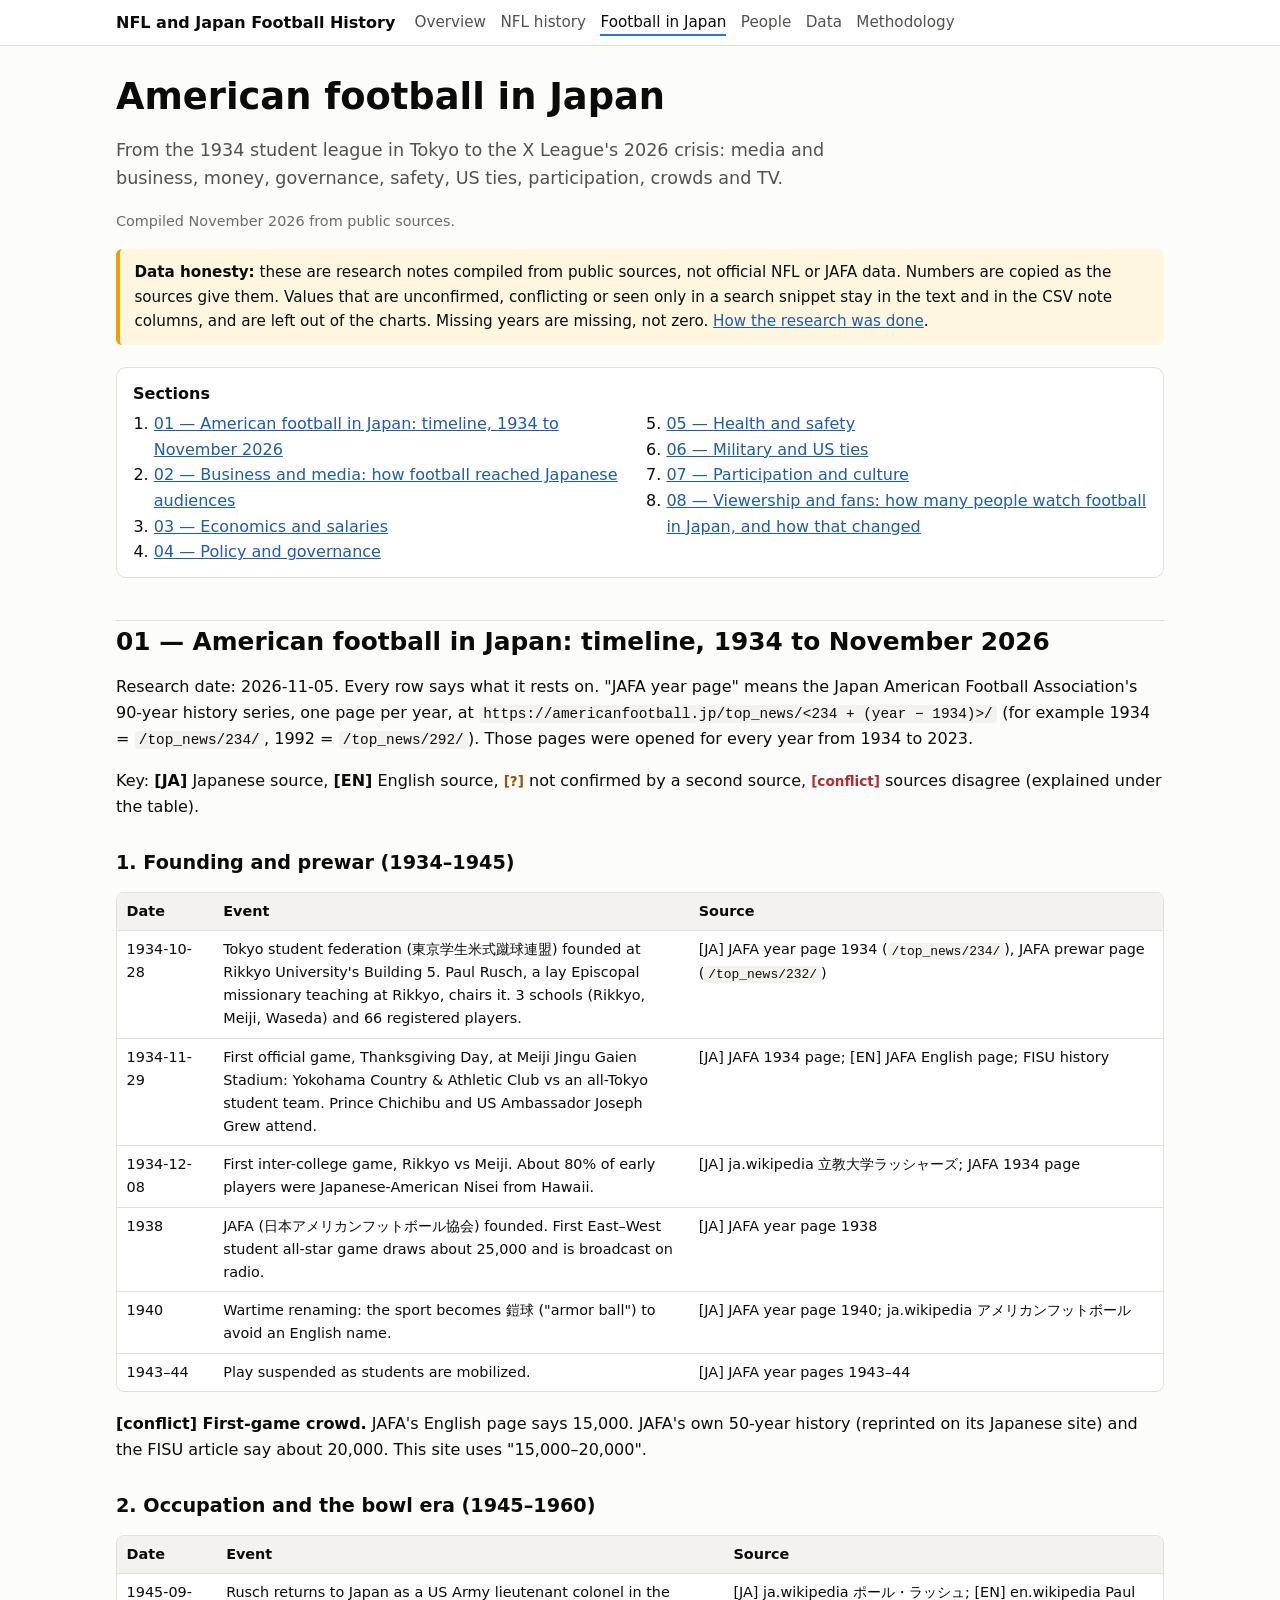
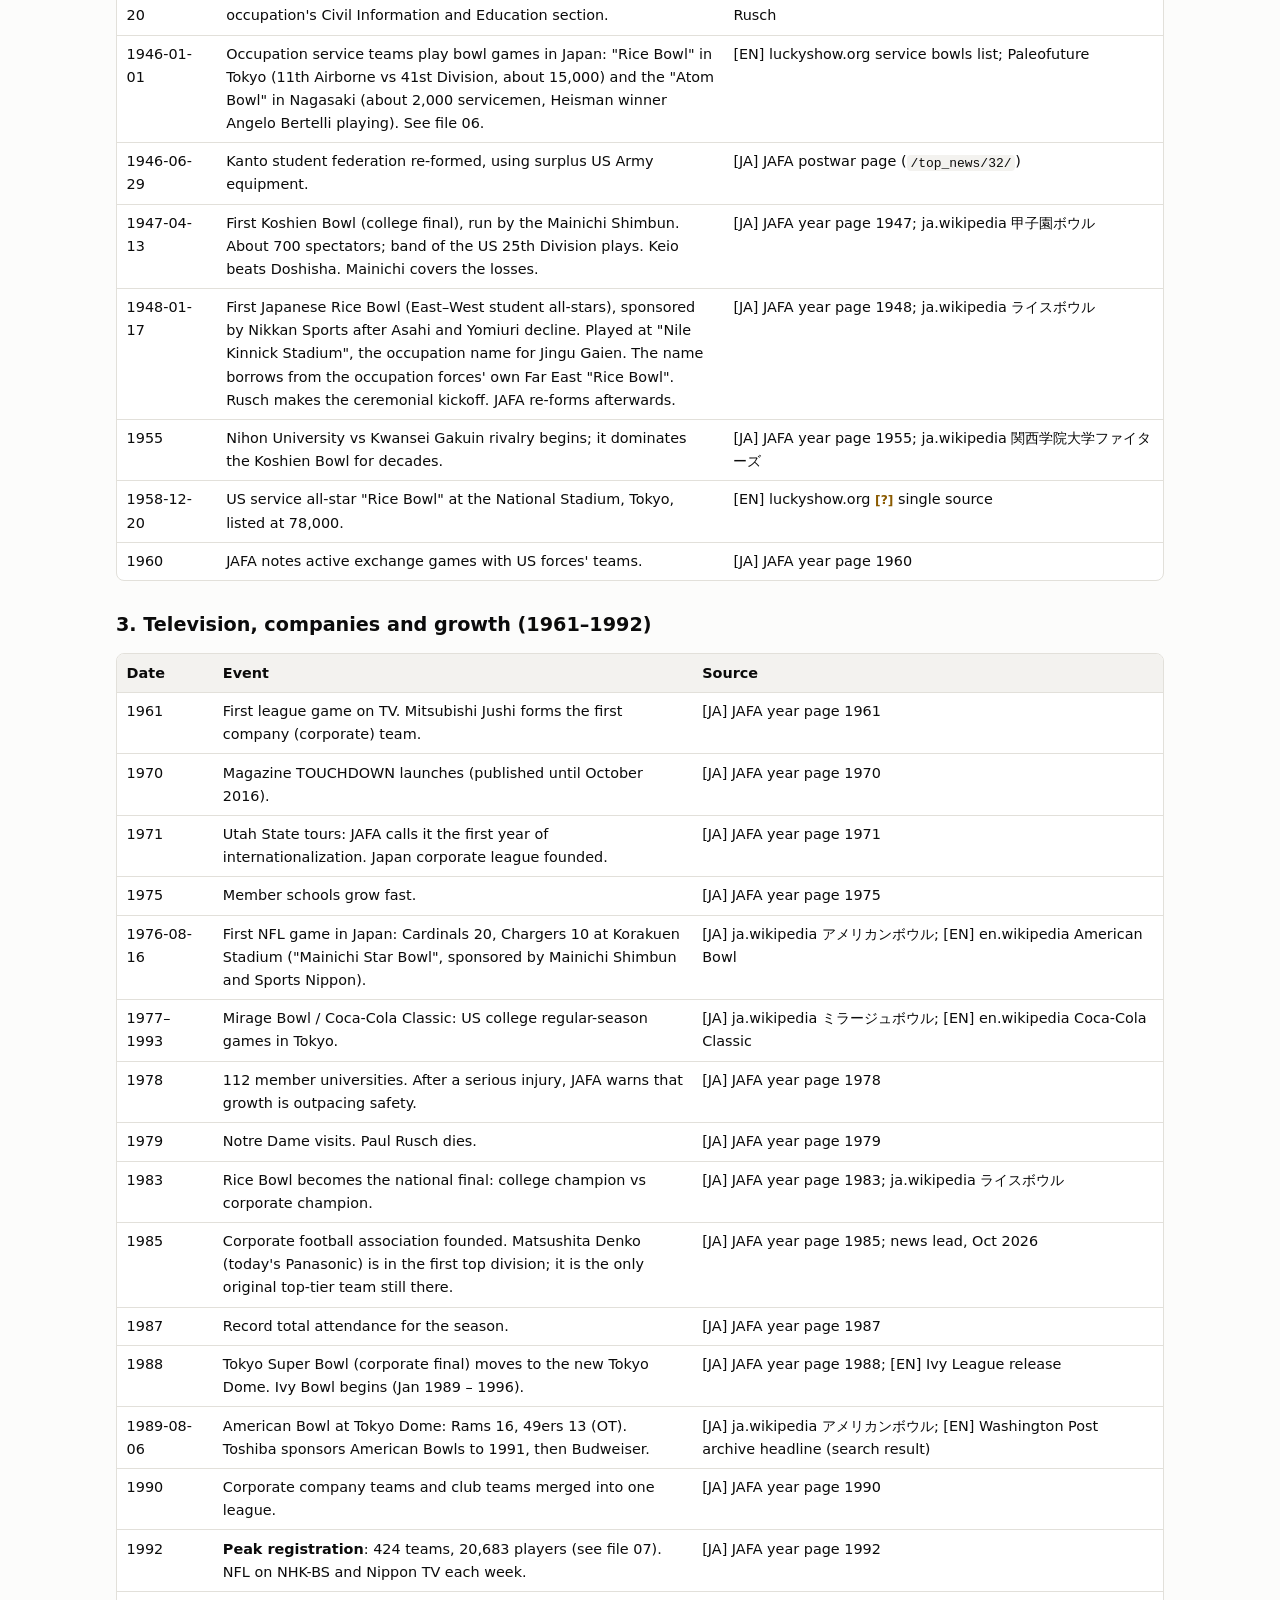
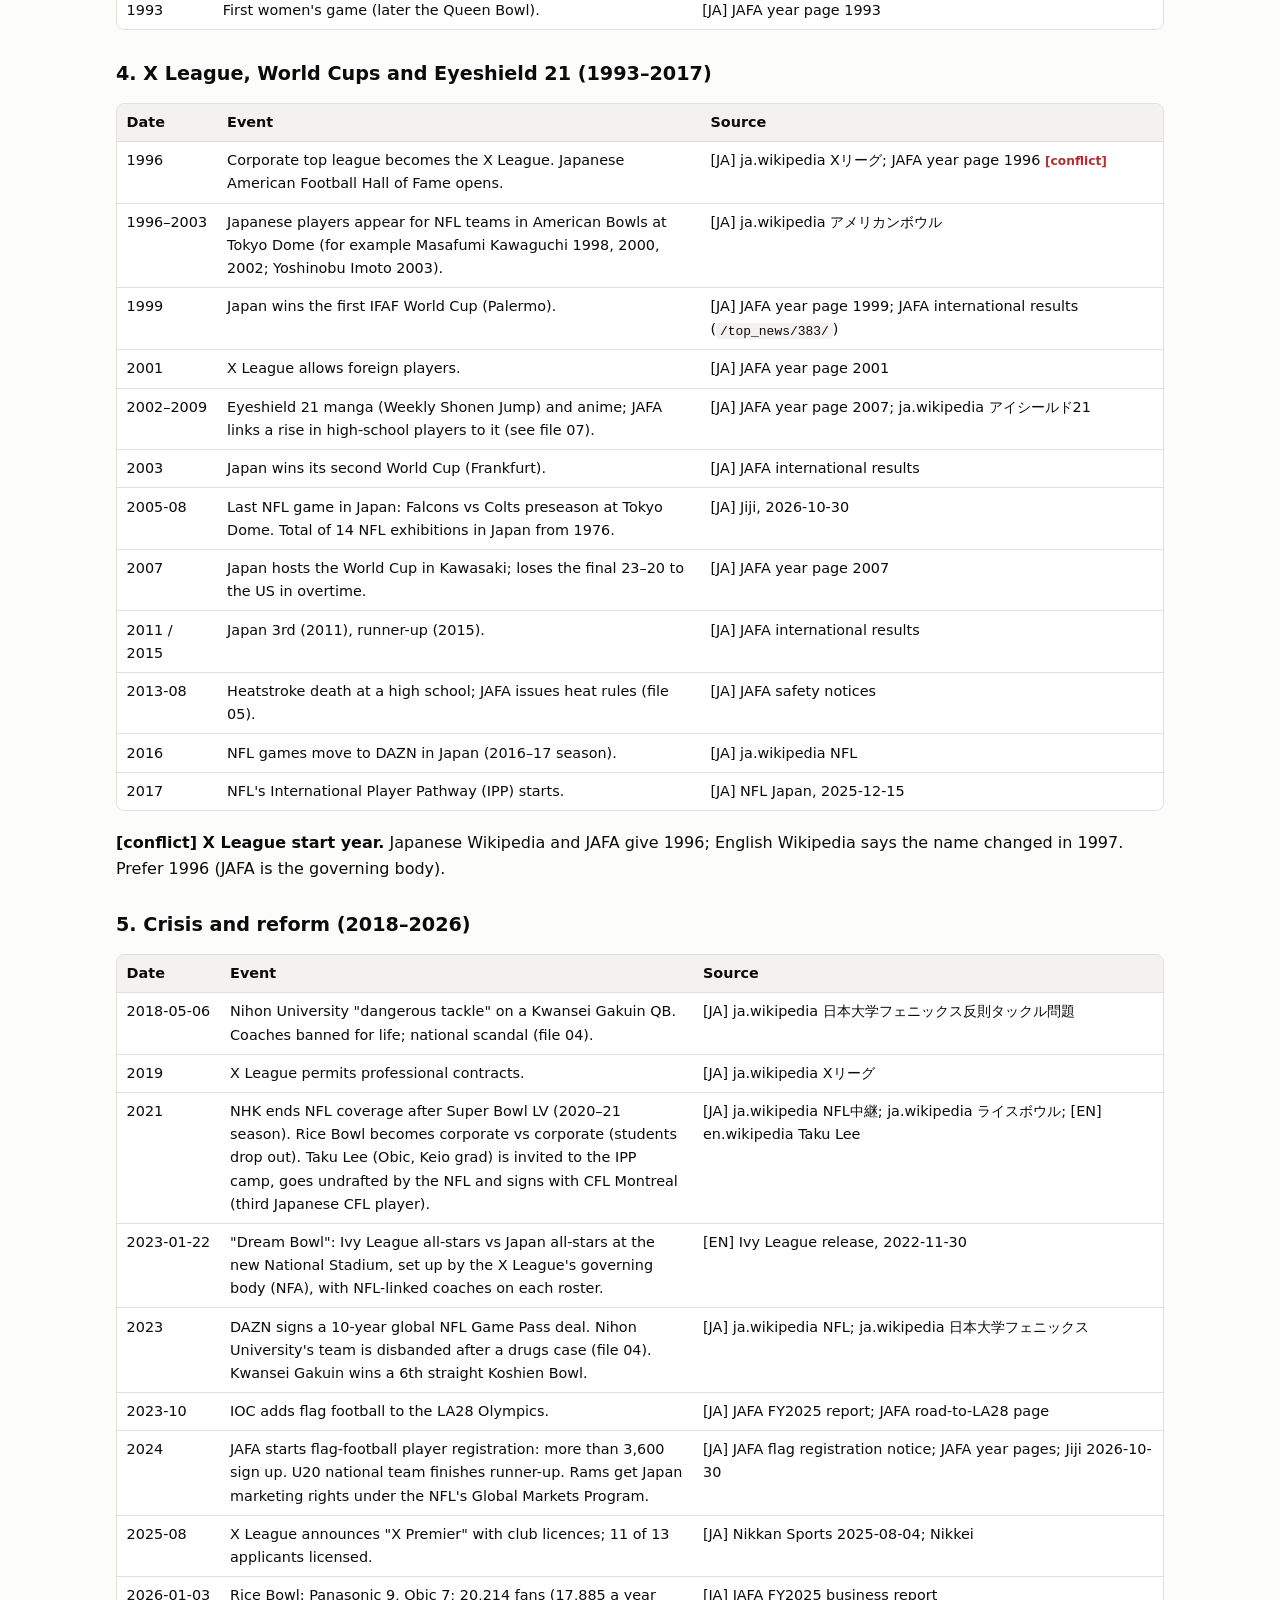
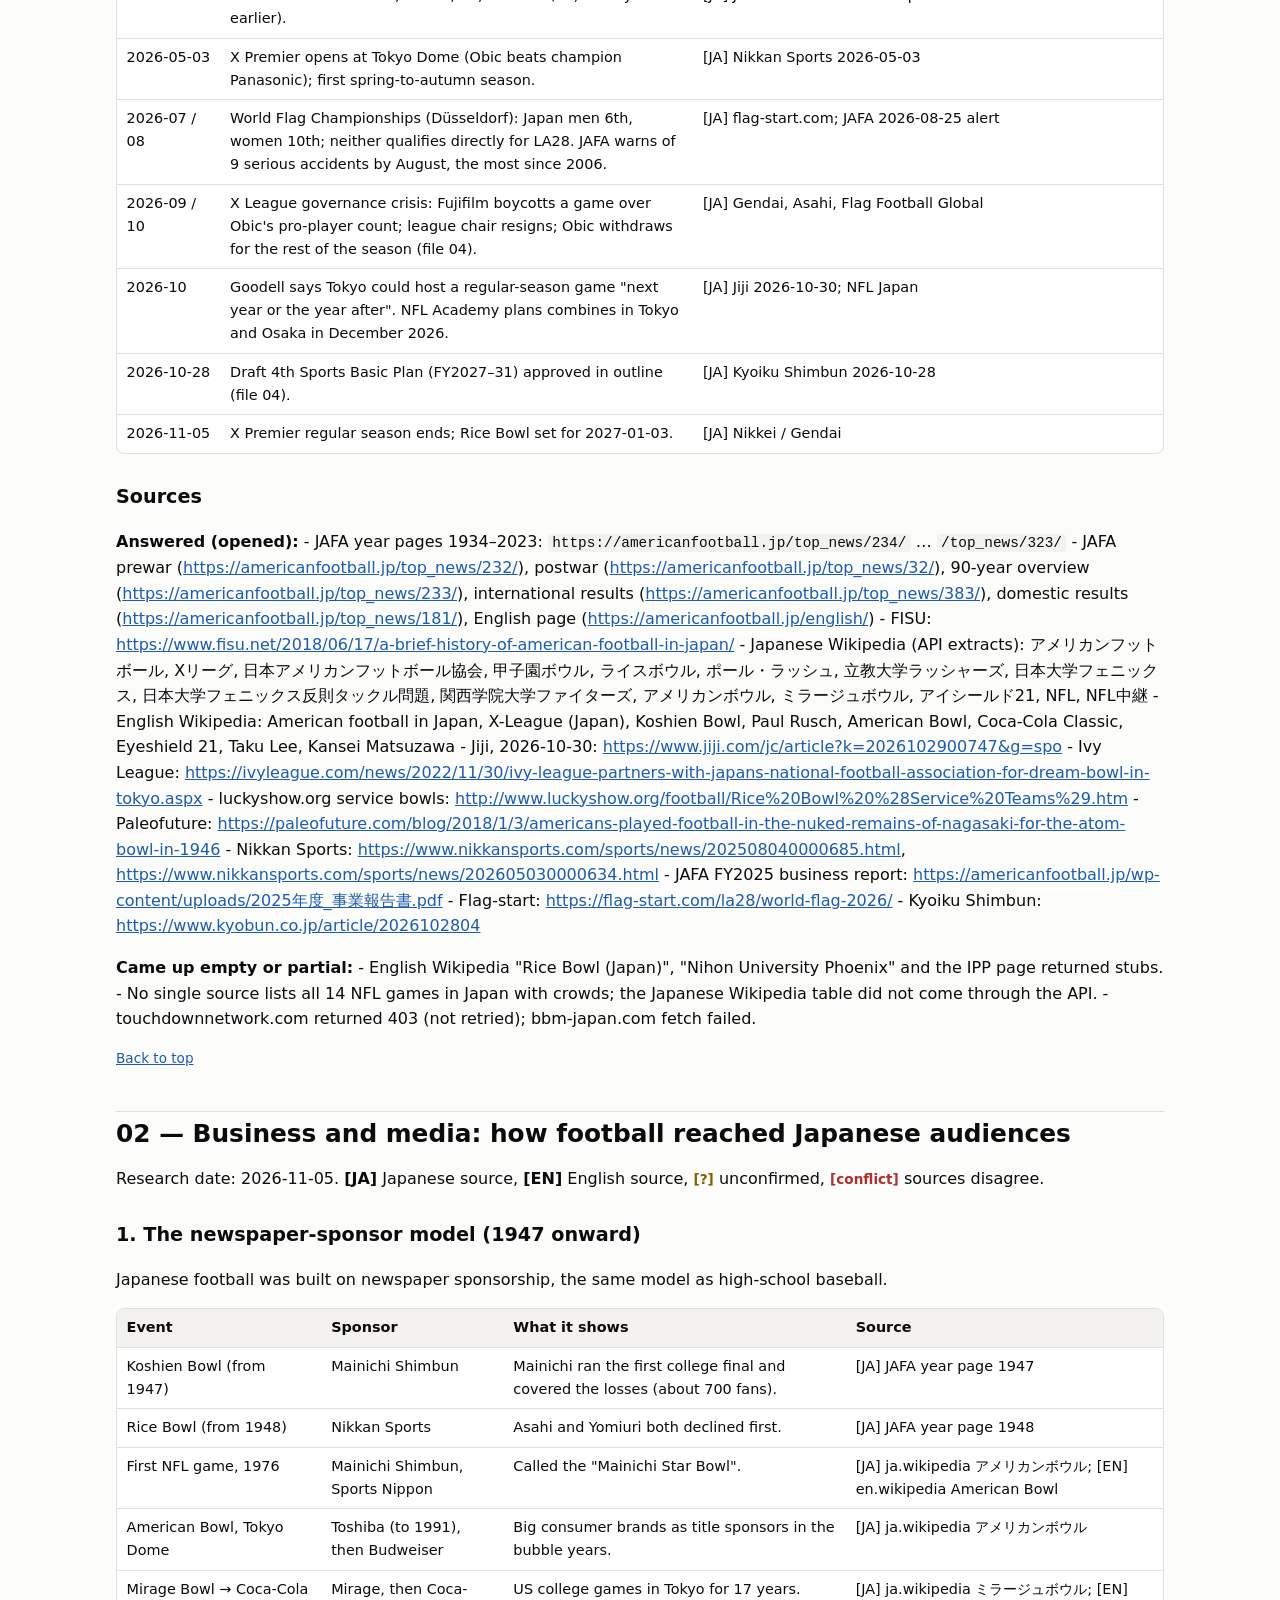
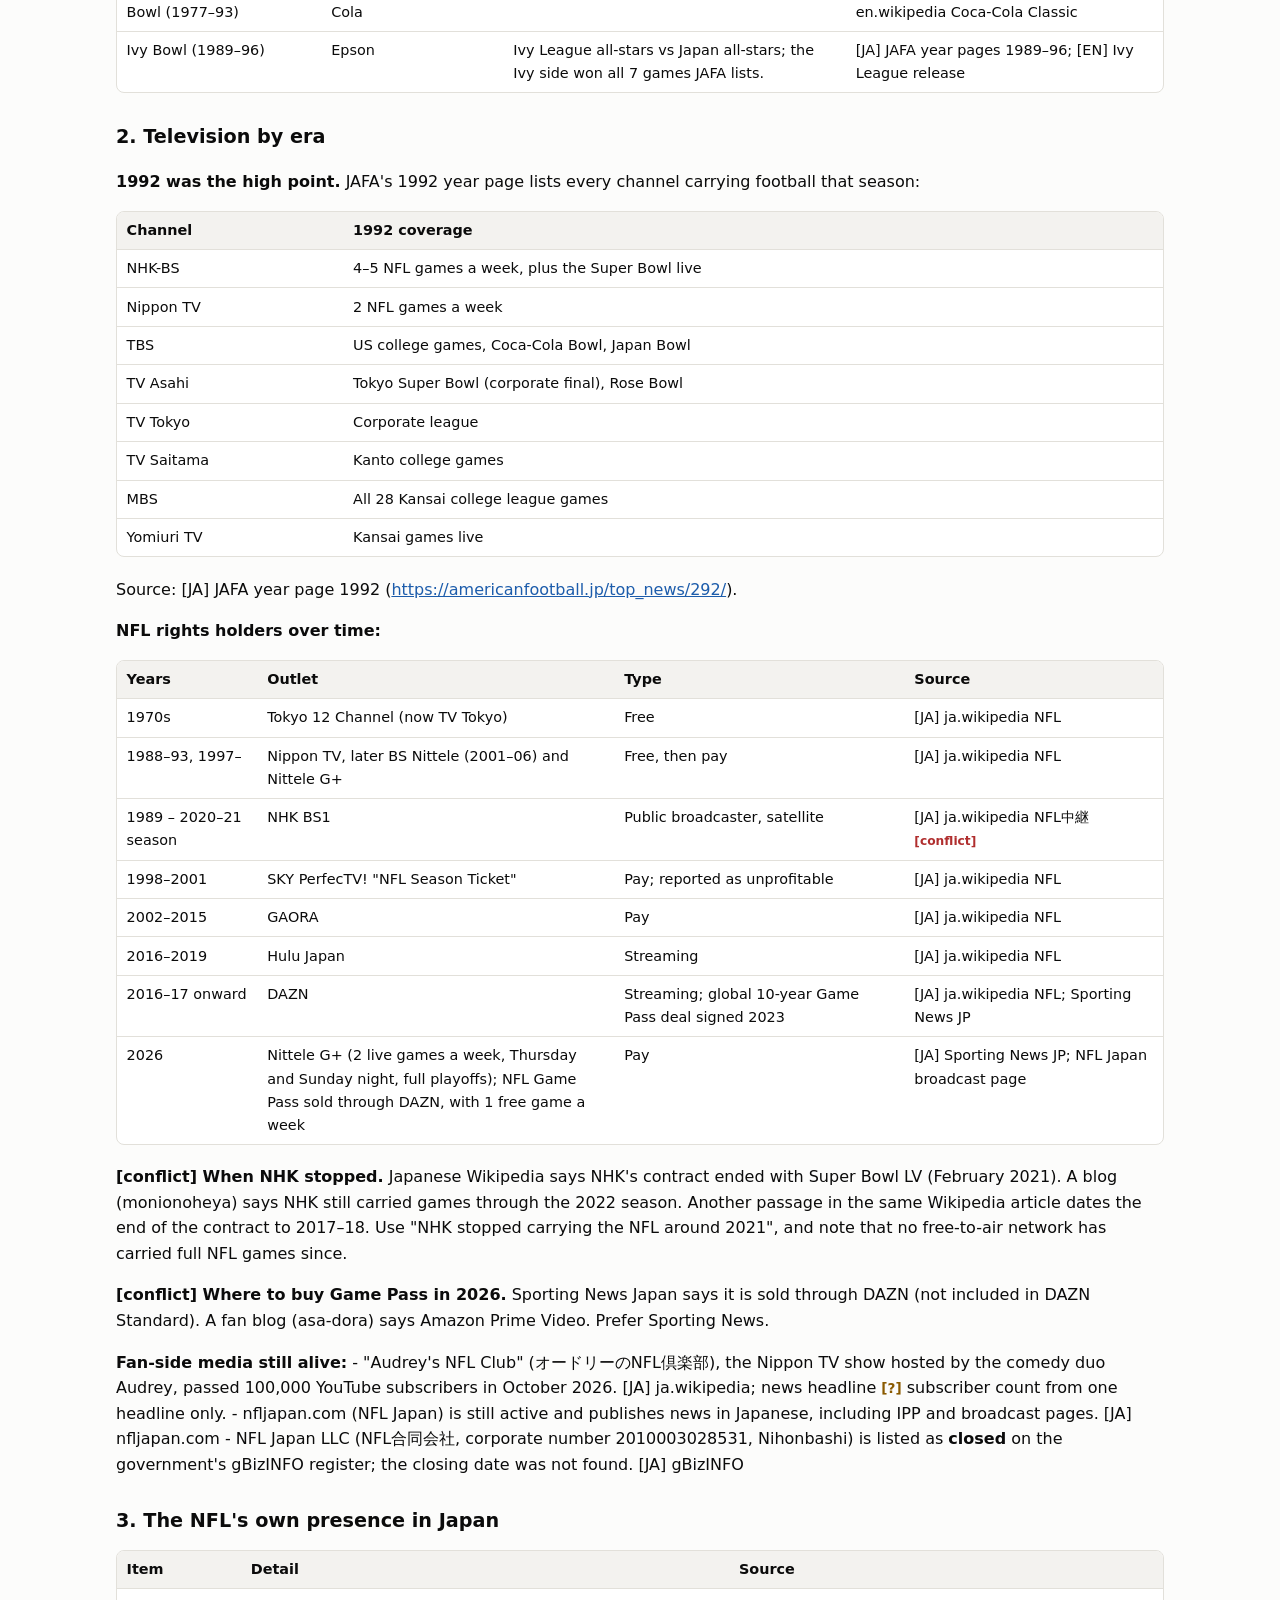
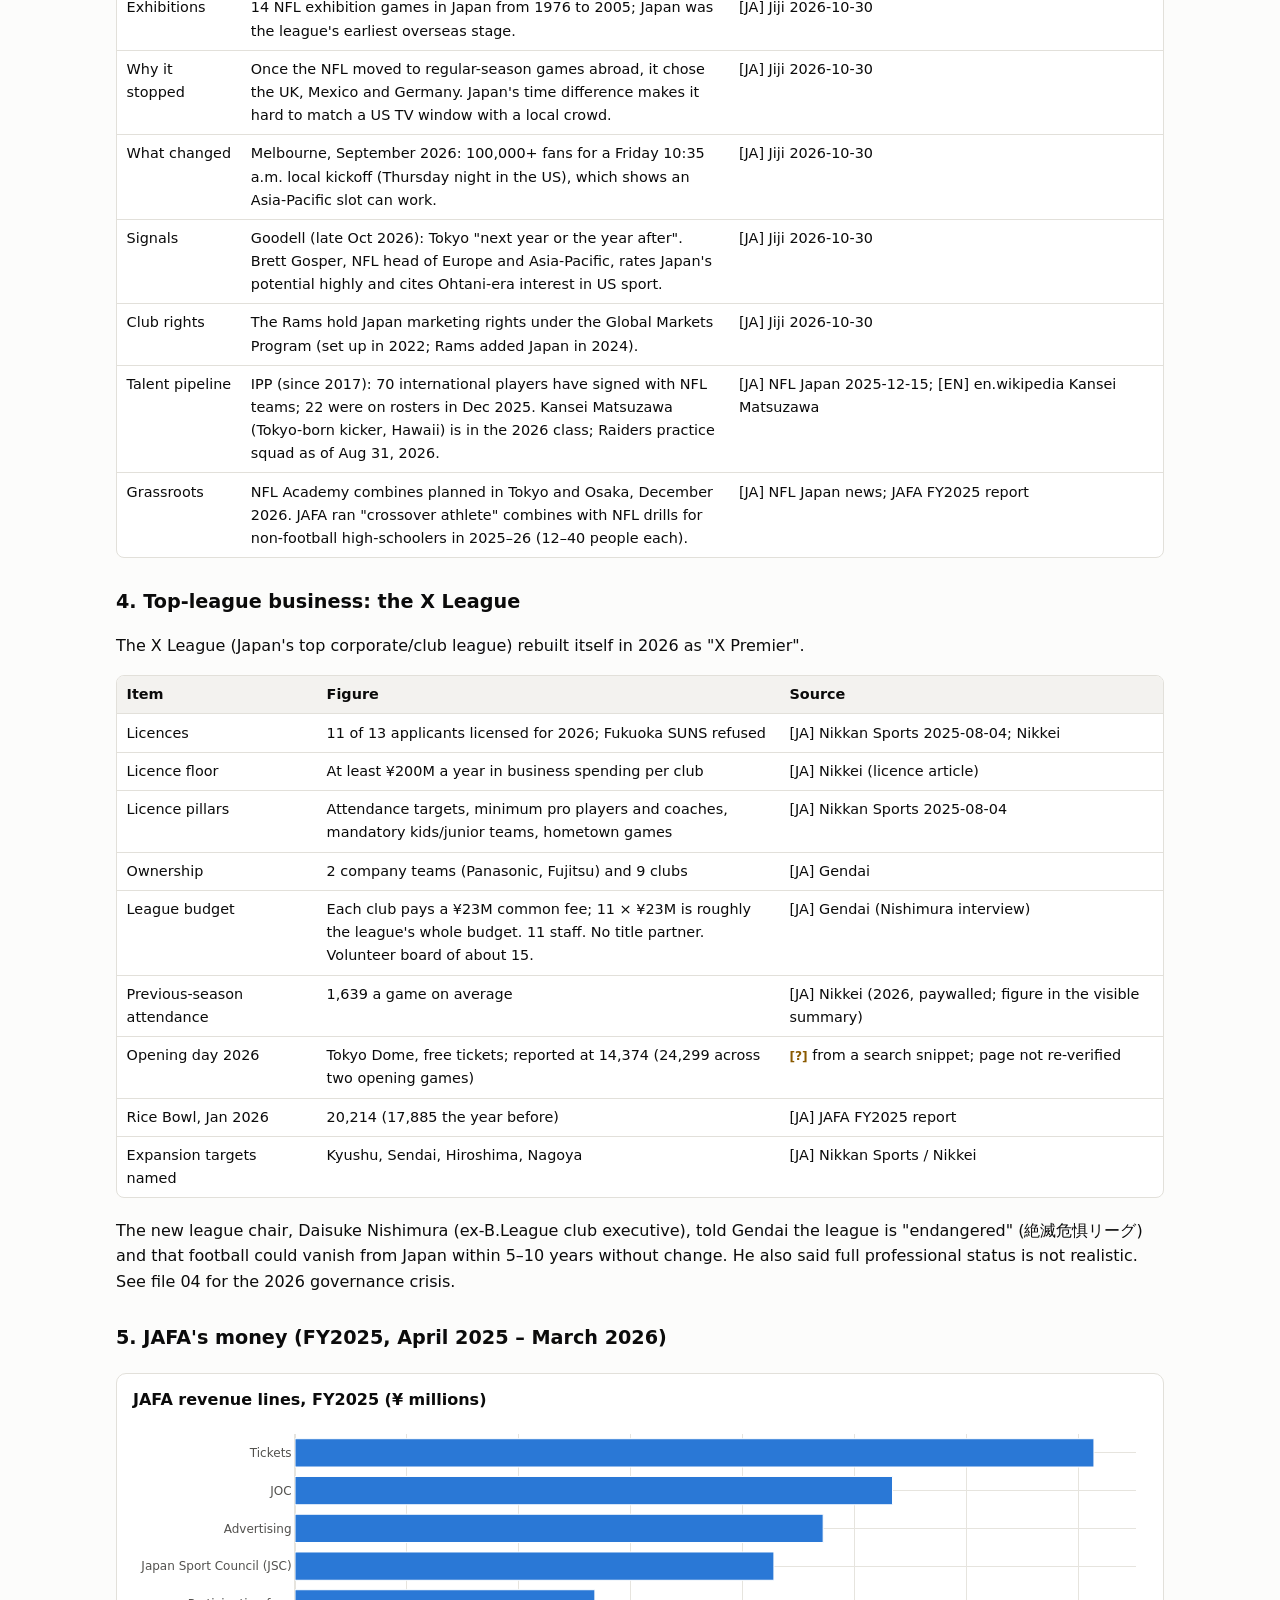
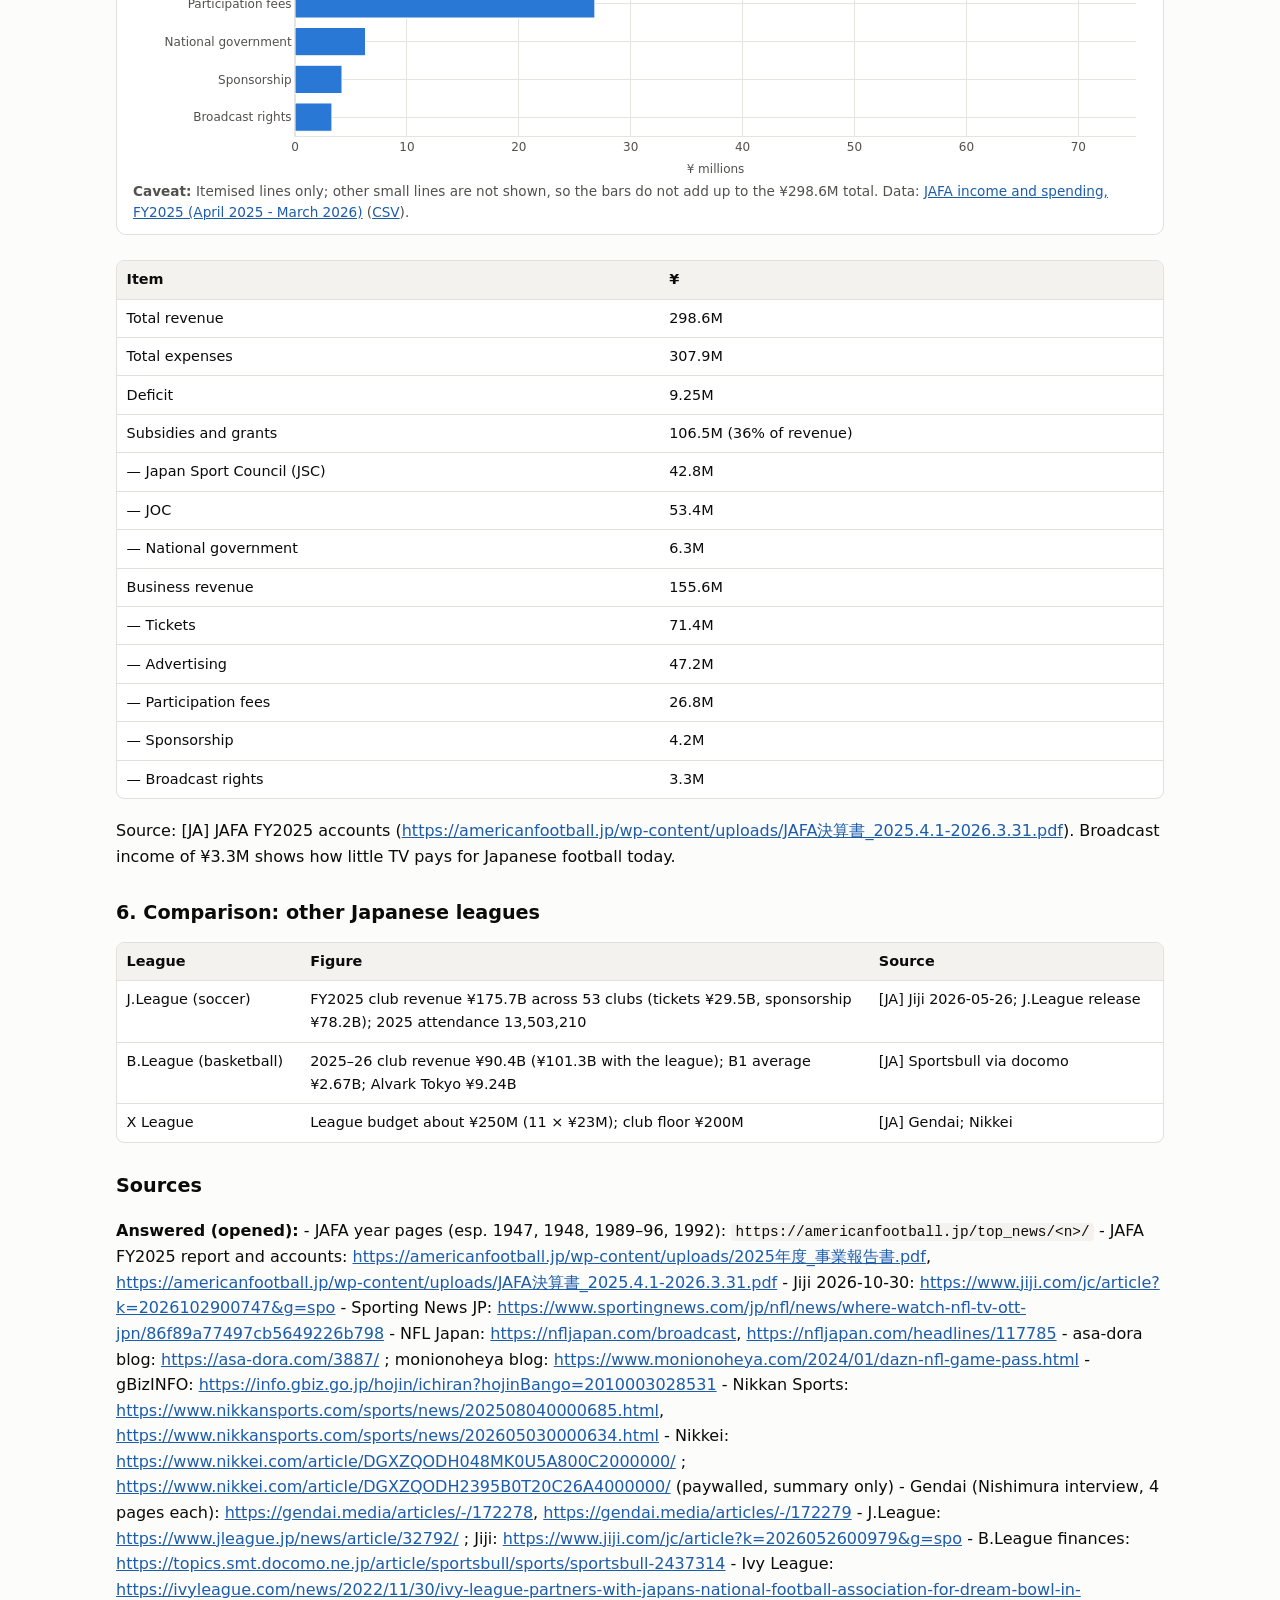
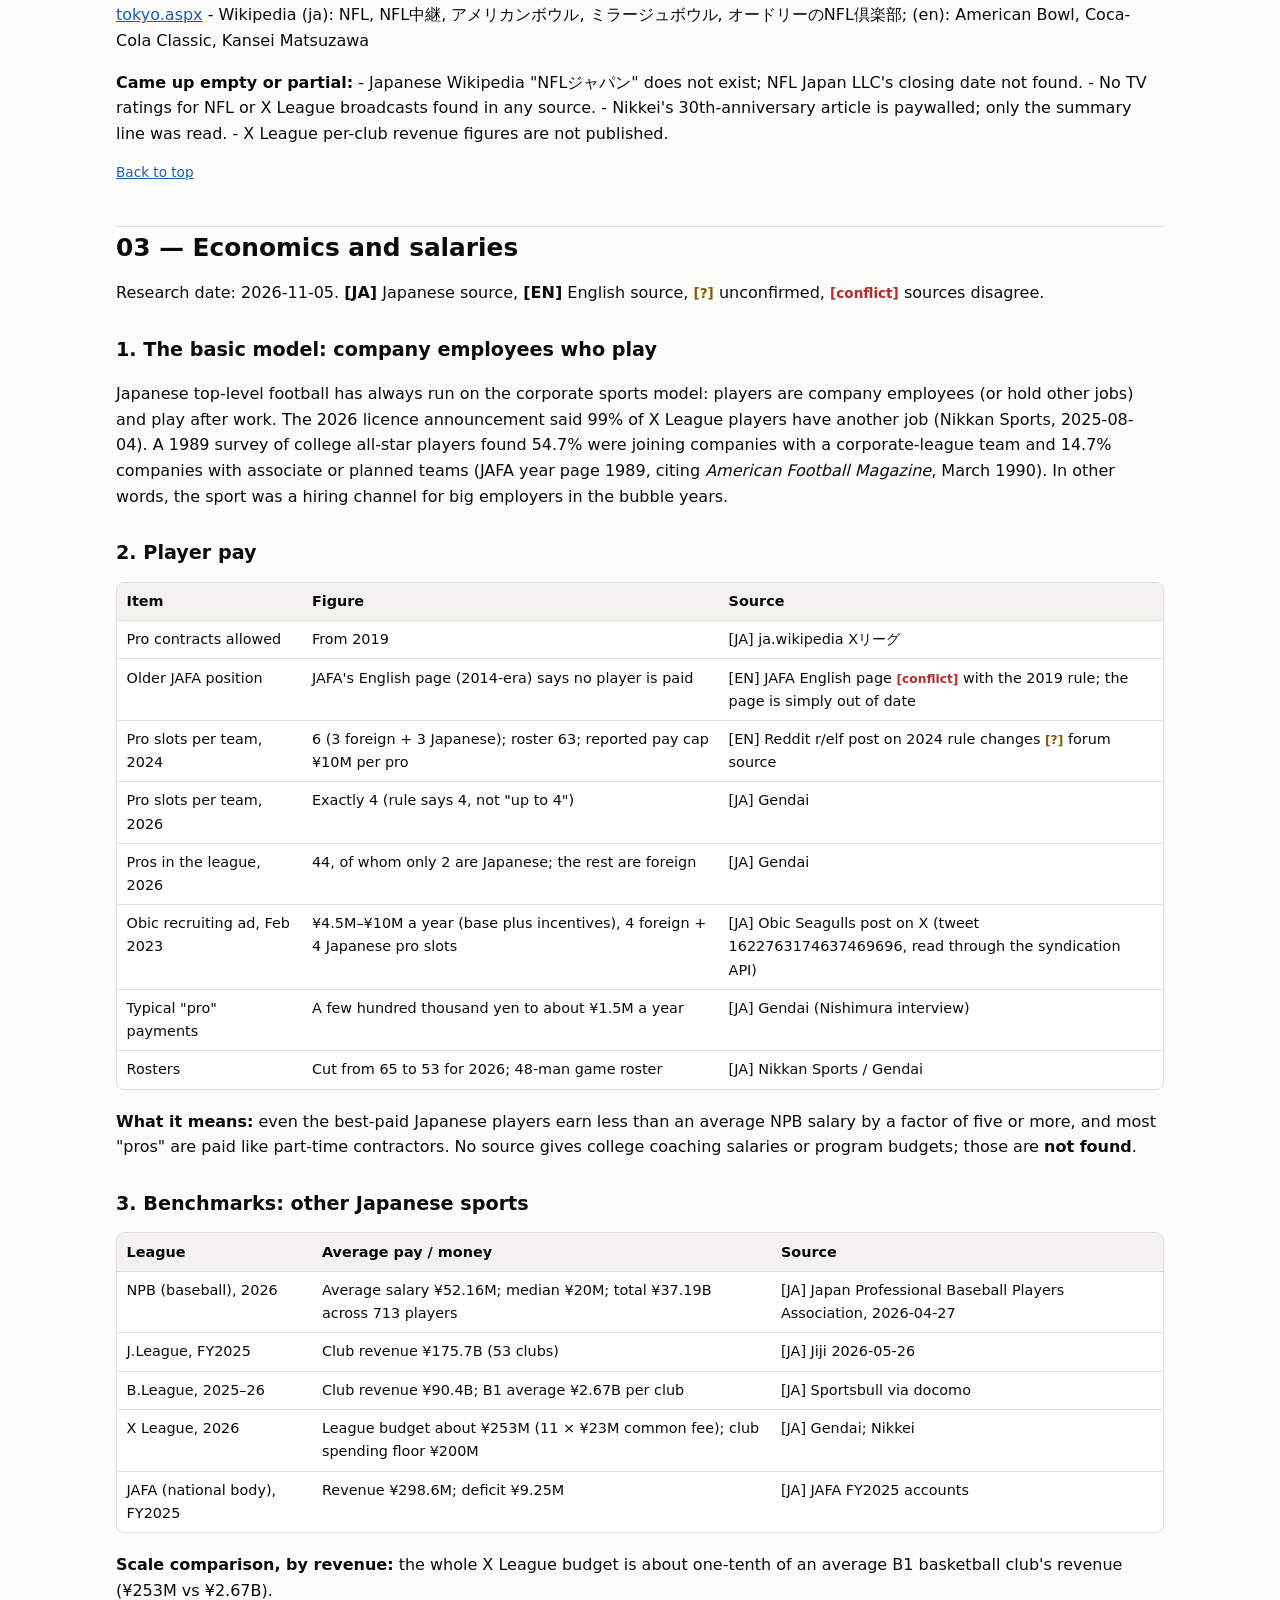
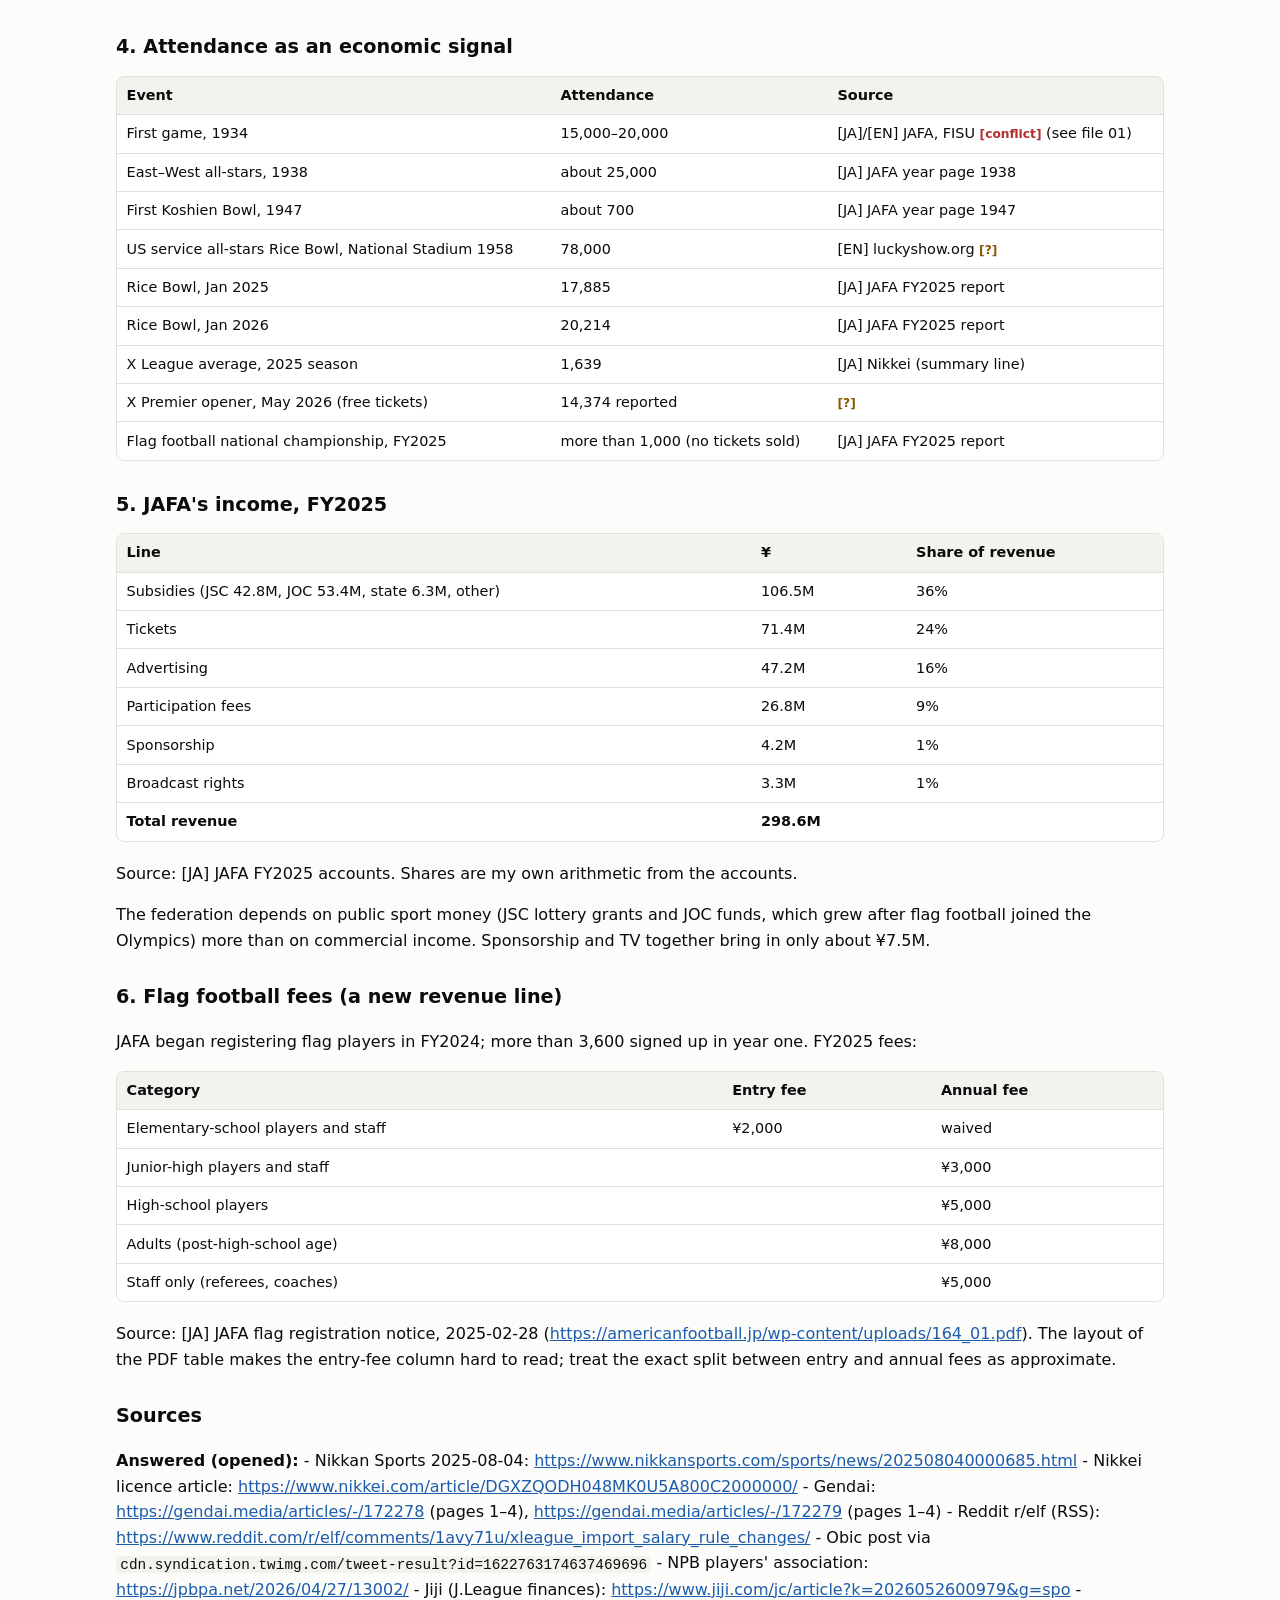
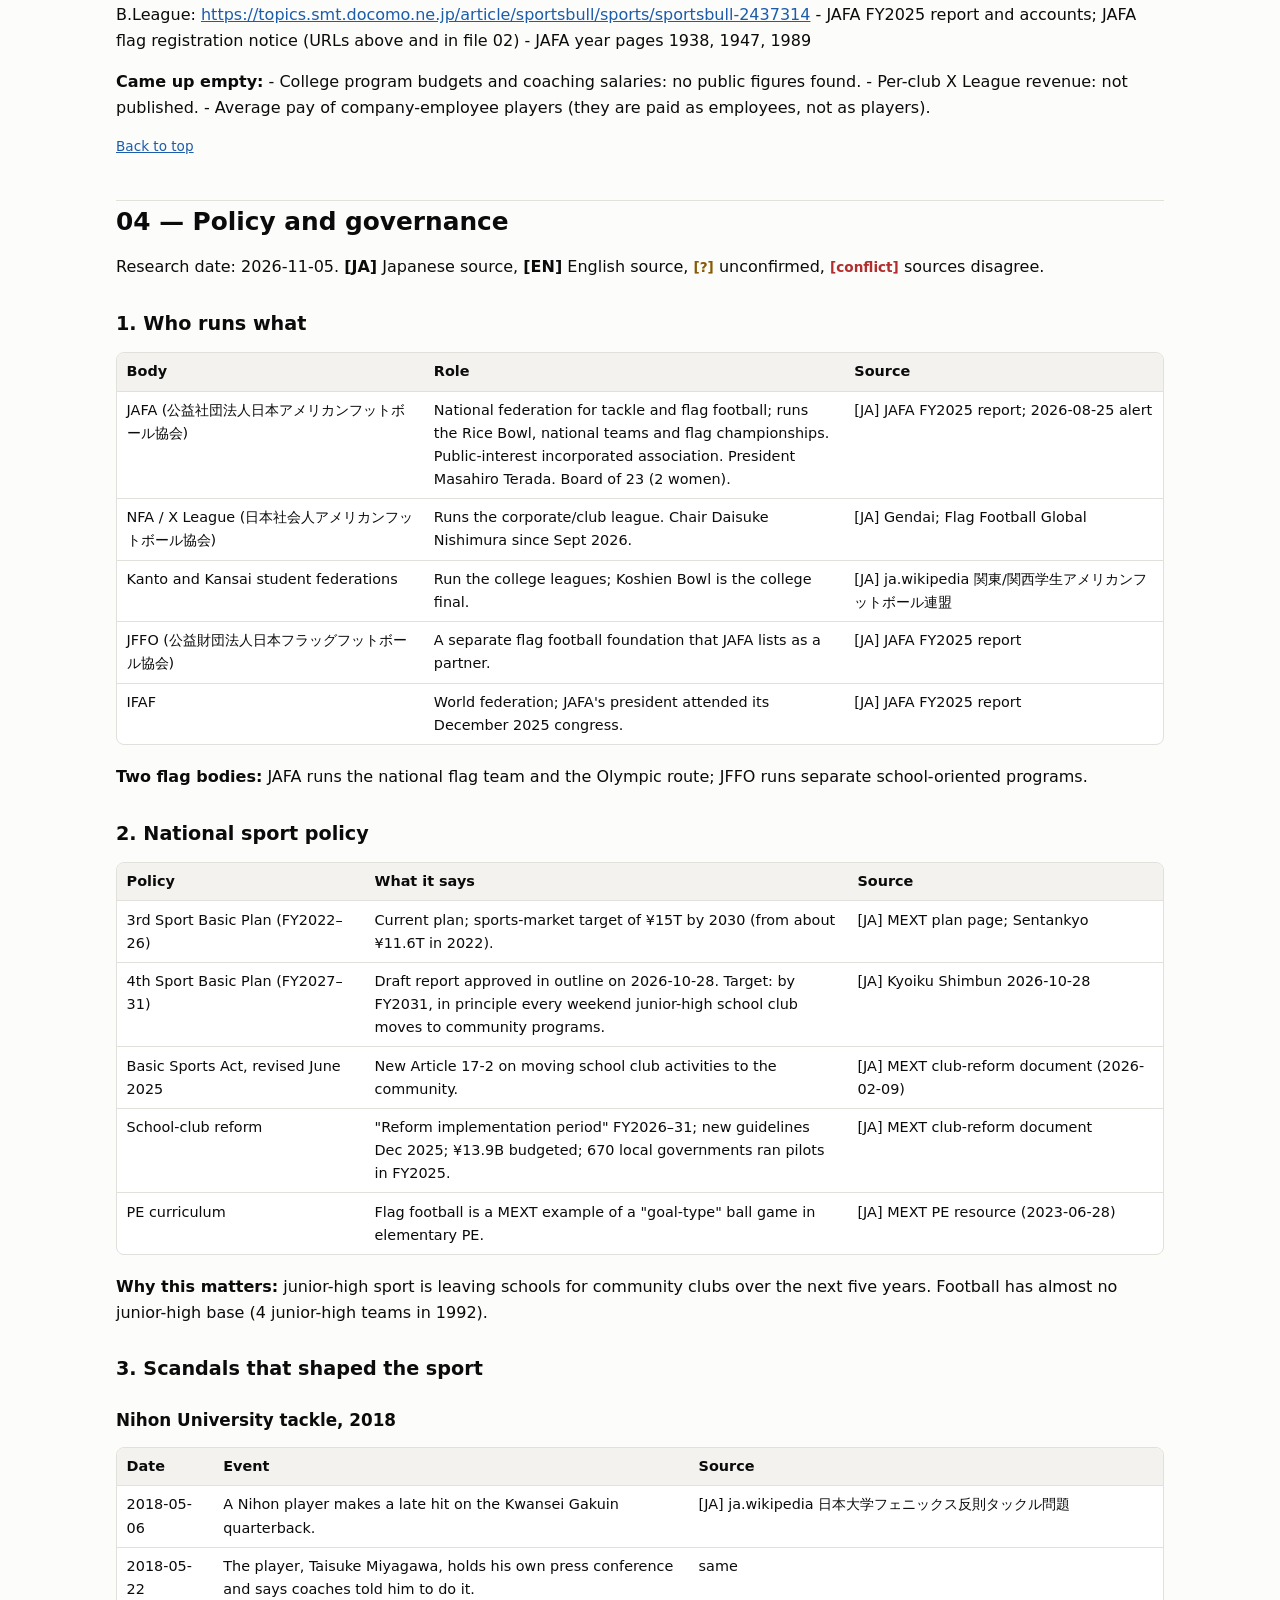
<file: docs/japan.html>
<!DOCTYPE html>
<html lang="en">
<head>
<meta charset="utf-8">
<meta name="viewport" content="width=device-width, initial-scale=1">
<title>American football in Japan | NFL and Japan Football History</title>
<meta name="description" content="The history of American football in Japan, 1934 to 2026, with data and sources.">
<meta name="color-scheme" content="light dark">
<link rel="stylesheet" href="assets/style.css">
</head>
<body>
<header class="site-header">
  <div class="inner">
    <a class="brand" href="index.html">NFL and Japan Football History</a>
    <nav aria-label="Main">
      <ul class="nav">
        <li><a href="index.html">Overview</a></li>
        <li><a href="nfl.html">NFL history</a></li>
        <li><a href="japan.html" aria-current="page">Football in Japan</a></li>
        <li><a href="people.html">People</a></li>
        <li><a href="data.html">Data</a></li>
        <li><a href="methodology.html">Methodology</a></li>
      </ul>
    </nav>
  </div>
</header>
<main id="top">

<h1>American football in Japan</h1>
<p class="lede">From the 1934 student league in Tokyo to the X League&#39;s 2026 crisis: media and business, money, governance, safety, US ties, participation, crowds and TV.</p>
<p class="compiled">Compiled November 2026 from public sources.</p>
<div class="honesty" role="note">
  <strong>Data honesty:</strong> these are research notes compiled from public sources, not official NFL or JAFA data. Numbers are copied as the sources give them. Values that are unconfirmed, conflicting or seen only in a search snippet stay in the text and in the CSV note columns, and are left out of the charts. Missing years are missing, not zero. <a href="methodology.html">How the research was done</a>.
</div>

<nav class="toc" aria-label="Sections">
  <strong>Sections</strong>
  <ol>
  <li><a href="#japan-01">01 — American football in Japan: timeline, 1934 to November 2026</a></li><li><a href="#japan-02">02 — Business and media: how football reached Japanese audiences</a></li><li><a href="#japan-03">03 — Economics and salaries</a></li><li><a href="#japan-04">04 — Policy and governance</a></li><li><a href="#japan-05">05 — Health and safety</a></li><li><a href="#japan-06">06 — Military and US ties</a></li><li><a href="#japan-07">07 — Participation and culture</a></li><li><a href="#japan-08">08 — Viewership and fans: how many people watch football in Japan, and how that changed</a></li>
  </ol>
</nav>


<section id="japan-01">
<h2 id="japan-01-01-american-football-in-japan-timeline-1934-to-november-2026">01 — American football in Japan: timeline, 1934 to November 2026</h2>
<p>Research date: 2026-11-05. Every row says what it rests on. "JAFA year page" means the Japan American Football Association's 90-year history series, one page per year, at <code>https://americanfootball.jp/top_news/&lt;234 + (year − 1934)&gt;/</code> (for example 1934 = <code>/top_news/234/</code>, 1992 = <code>/top_news/292/</code>). Those pages were opened for every year from 1934 to 2023.</p>
<p>Key: <strong>[JA]</strong> Japanese source, <strong>[EN]</strong> English source, <strong class="marker m-unconfirmed">[?]</strong> not confirmed by a second source, <strong class="marker m-conflict">[conflict]</strong> sources disagree (explained under the table).</p>
<h3 id="japan-01-1-founding-and-prewar-19341945">1. Founding and prewar (1934–1945)</h3>
<div class="table-wrap"><table>
<thead>
<tr>
<th>Date</th>
<th>Event</th>
<th>Source</th>
</tr>
</thead>
<tbody>
<tr>
<td>1934-10-28</td>
<td>Tokyo student federation (東京学生米式蹴球連盟) founded at Rikkyo University's Building 5. Paul Rusch, a lay Episcopal missionary teaching at Rikkyo, chairs it. 3 schools (Rikkyo, Meiji, Waseda) and 66 registered players.</td>
<td>[JA] JAFA year page 1934 (<code>/top_news/234/</code>), JAFA prewar page (<code>/top_news/232/</code>)</td>
</tr>
<tr>
<td>1934-11-29</td>
<td>First official game, Thanksgiving Day, at Meiji Jingu Gaien Stadium: Yokohama Country &amp; Athletic Club vs an all-Tokyo student team. Prince Chichibu and US Ambassador Joseph Grew attend.</td>
<td>[JA] JAFA 1934 page; [EN] JAFA English page; FISU history</td>
</tr>
<tr>
<td>1934-12-08</td>
<td>First inter-college game, Rikkyo vs Meiji. About 80% of early players were Japanese-American Nisei from Hawaii.</td>
<td>[JA] ja.wikipedia 立教大学ラッシャーズ; JAFA 1934 page</td>
</tr>
<tr>
<td>1938</td>
<td>JAFA (日本アメリカンフットボール協会) founded. First East–West student all-star game draws about 25,000 and is broadcast on radio.</td>
<td>[JA] JAFA year page 1938</td>
</tr>
<tr>
<td>1940</td>
<td>Wartime renaming: the sport becomes 鎧球 ("armor ball") to avoid an English name.</td>
<td>[JA] JAFA year page 1940; ja.wikipedia アメリカンフットボール</td>
</tr>
<tr>
<td>1943–44</td>
<td>Play suspended as students are mobilized.</td>
<td>[JA] JAFA year pages 1943–44</td>
</tr>
</tbody>
</table></div>
<p><strong>[conflict] First-game crowd.</strong> JAFA's English page says 15,000. JAFA's own 50-year history (reprinted on its Japanese site) and the FISU article say about 20,000. This site uses "15,000–20,000".</p>
<h3 id="japan-01-2-occupation-and-the-bowl-era-19451960">2. Occupation and the bowl era (1945–1960)</h3>
<div class="table-wrap"><table>
<thead>
<tr>
<th>Date</th>
<th>Event</th>
<th>Source</th>
</tr>
</thead>
<tbody>
<tr>
<td>1945-09-20</td>
<td>Rusch returns to Japan as a US Army lieutenant colonel in the occupation's Civil Information and Education section.</td>
<td>[JA] ja.wikipedia ポール・ラッシュ; [EN] en.wikipedia Paul Rusch</td>
</tr>
<tr>
<td>1946-01-01</td>
<td>Occupation service teams play bowl games in Japan: "Rice Bowl" in Tokyo (11th Airborne vs 41st Division, about 15,000) and the "Atom Bowl" in Nagasaki (about 2,000 servicemen, Heisman winner Angelo Bertelli playing). See file 06.</td>
<td>[EN] luckyshow.org service bowls list; Paleofuture</td>
</tr>
<tr>
<td>1946-06-29</td>
<td>Kanto student federation re-formed, using surplus US Army equipment.</td>
<td>[JA] JAFA postwar page (<code>/top_news/32/</code>)</td>
</tr>
<tr>
<td>1947-04-13</td>
<td>First Koshien Bowl (college final), run by the Mainichi Shimbun. About 700 spectators; band of the US 25th Division plays. Keio beats Doshisha. Mainichi covers the losses.</td>
<td>[JA] JAFA year page 1947; ja.wikipedia 甲子園ボウル</td>
</tr>
<tr>
<td>1948-01-17</td>
<td>First Japanese Rice Bowl (East–West student all-stars), sponsored by Nikkan Sports after Asahi and Yomiuri decline. Played at "Nile Kinnick Stadium", the occupation name for Jingu Gaien. The name borrows from the occupation forces' own Far East "Rice Bowl". Rusch makes the ceremonial kickoff. JAFA re-forms afterwards.</td>
<td>[JA] JAFA year page 1948; ja.wikipedia ライスボウル</td>
</tr>
<tr>
<td>1955</td>
<td>Nihon University vs Kwansei Gakuin rivalry begins; it dominates the Koshien Bowl for decades.</td>
<td>[JA] JAFA year page 1955; ja.wikipedia 関西学院大学ファイターズ</td>
</tr>
<tr>
<td>1958-12-20</td>
<td>US service all-star "Rice Bowl" at the National Stadium, Tokyo, listed at 78,000.</td>
<td>[EN] luckyshow.org <strong class="marker m-unconfirmed">[?]</strong> single source</td>
</tr>
<tr>
<td>1960</td>
<td>JAFA notes active exchange games with US forces' teams.</td>
<td>[JA] JAFA year page 1960</td>
</tr>
</tbody>
</table></div>
<h3 id="japan-01-3-television-companies-and-growth-19611992">3. Television, companies and growth (1961–1992)</h3>
<div class="table-wrap"><table>
<thead>
<tr>
<th>Date</th>
<th>Event</th>
<th>Source</th>
</tr>
</thead>
<tbody>
<tr>
<td>1961</td>
<td>First league game on TV. Mitsubishi Jushi forms the first company (corporate) team.</td>
<td>[JA] JAFA year page 1961</td>
</tr>
<tr>
<td>1970</td>
<td>Magazine TOUCHDOWN launches (published until October 2016).</td>
<td>[JA] JAFA year page 1970</td>
</tr>
<tr>
<td>1971</td>
<td>Utah State tours: JAFA calls it the first year of internationalization. Japan corporate league founded.</td>
<td>[JA] JAFA year page 1971</td>
</tr>
<tr>
<td>1975</td>
<td>Member schools grow fast.</td>
<td>[JA] JAFA year page 1975</td>
</tr>
<tr>
<td>1976-08-16</td>
<td>First NFL game in Japan: Cardinals 20, Chargers 10 at Korakuen Stadium ("Mainichi Star Bowl", sponsored by Mainichi Shimbun and Sports Nippon).</td>
<td>[JA] ja.wikipedia アメリカンボウル; [EN] en.wikipedia American Bowl</td>
</tr>
<tr>
<td>1977–1993</td>
<td>Mirage Bowl / Coca-Cola Classic: US college regular-season games in Tokyo.</td>
<td>[JA] ja.wikipedia ミラージュボウル; [EN] en.wikipedia Coca-Cola Classic</td>
</tr>
<tr>
<td>1978</td>
<td>112 member universities. After a serious injury, JAFA warns that growth is outpacing safety.</td>
<td>[JA] JAFA year page 1978</td>
</tr>
<tr>
<td>1979</td>
<td>Notre Dame visits. Paul Rusch dies.</td>
<td>[JA] JAFA year page 1979</td>
</tr>
<tr>
<td>1983</td>
<td>Rice Bowl becomes the national final: college champion vs corporate champion.</td>
<td>[JA] JAFA year page 1983; ja.wikipedia ライスボウル</td>
</tr>
<tr>
<td>1985</td>
<td>Corporate football association founded. Matsushita Denko (today's Panasonic) is in the first top division; it is the only original top-tier team still there.</td>
<td>[JA] JAFA year page 1985; news lead, Oct 2026</td>
</tr>
<tr>
<td>1987</td>
<td>Record total attendance for the season.</td>
<td>[JA] JAFA year page 1987</td>
</tr>
<tr>
<td>1988</td>
<td>Tokyo Super Bowl (corporate final) moves to the new Tokyo Dome. Ivy Bowl begins (Jan 1989 – 1996).</td>
<td>[JA] JAFA year page 1988; [EN] Ivy League release</td>
</tr>
<tr>
<td>1989-08-06</td>
<td>American Bowl at Tokyo Dome: Rams 16, 49ers 13 (OT). Toshiba sponsors American Bowls to 1991, then Budweiser.</td>
<td>[JA] ja.wikipedia アメリカンボウル; [EN] Washington Post archive headline (search result)</td>
</tr>
<tr>
<td>1990</td>
<td>Corporate company teams and club teams merged into one league.</td>
<td>[JA] JAFA year page 1990</td>
</tr>
<tr>
<td>1992</td>
<td><strong>Peak registration</strong>: 424 teams, 20,683 players (see file 07). NFL on NHK-BS and Nippon TV each week.</td>
<td>[JA] JAFA year page 1992</td>
</tr>
<tr>
<td>1993</td>
<td>First women's game (later the Queen Bowl).</td>
<td>[JA] JAFA year page 1993</td>
</tr>
</tbody>
</table></div>
<h3 id="japan-01-4-x-league-world-cups-and-eyeshield-21-19932017">4. X League, World Cups and Eyeshield 21 (1993–2017)</h3>
<div class="table-wrap"><table>
<thead>
<tr>
<th>Date</th>
<th>Event</th>
<th>Source</th>
</tr>
</thead>
<tbody>
<tr>
<td>1996</td>
<td>Corporate top league becomes the X League. Japanese American Football Hall of Fame opens.</td>
<td>[JA] ja.wikipedia Xリーグ; JAFA year page 1996 <strong class="marker m-conflict">[conflict]</strong></td>
</tr>
<tr>
<td>1996–2003</td>
<td>Japanese players appear for NFL teams in American Bowls at Tokyo Dome (for example Masafumi Kawaguchi 1998, 2000, 2002; Yoshinobu Imoto 2003).</td>
<td>[JA] ja.wikipedia アメリカンボウル</td>
</tr>
<tr>
<td>1999</td>
<td>Japan wins the first IFAF World Cup (Palermo).</td>
<td>[JA] JAFA year page 1999; JAFA international results (<code>/top_news/383/</code>)</td>
</tr>
<tr>
<td>2001</td>
<td>X League allows foreign players.</td>
<td>[JA] JAFA year page 2001</td>
</tr>
<tr>
<td>2002–2009</td>
<td>Eyeshield 21 manga (Weekly Shonen Jump) and anime; JAFA links a rise in high-school players to it (see file 07).</td>
<td>[JA] JAFA year page 2007; ja.wikipedia アイシールド21</td>
</tr>
<tr>
<td>2003</td>
<td>Japan wins its second World Cup (Frankfurt).</td>
<td>[JA] JAFA international results</td>
</tr>
<tr>
<td>2005-08</td>
<td>Last NFL game in Japan: Falcons vs Colts preseason at Tokyo Dome. Total of 14 NFL exhibitions in Japan from 1976.</td>
<td>[JA] Jiji, 2026-10-30</td>
</tr>
<tr>
<td>2007</td>
<td>Japan hosts the World Cup in Kawasaki; loses the final 23–20 to the US in overtime.</td>
<td>[JA] JAFA year page 2007</td>
</tr>
<tr>
<td>2011 / 2015</td>
<td>Japan 3rd (2011), runner-up (2015).</td>
<td>[JA] JAFA international results</td>
</tr>
<tr>
<td>2013-08</td>
<td>Heatstroke death at a high school; JAFA issues heat rules (file 05).</td>
<td>[JA] JAFA safety notices</td>
</tr>
<tr>
<td>2016</td>
<td>NFL games move to DAZN in Japan (2016–17 season).</td>
<td>[JA] ja.wikipedia NFL</td>
</tr>
<tr>
<td>2017</td>
<td>NFL's International Player Pathway (IPP) starts.</td>
<td>[JA] NFL Japan, 2025-12-15</td>
</tr>
</tbody>
</table></div>
<p><strong>[conflict] X League start year.</strong> Japanese Wikipedia and JAFA give 1996; English Wikipedia says the name changed in 1997. Prefer 1996 (JAFA is the governing body).</p>
<h3 id="japan-01-5-crisis-and-reform-20182026">5. Crisis and reform (2018–2026)</h3>
<div class="table-wrap"><table>
<thead>
<tr>
<th>Date</th>
<th>Event</th>
<th>Source</th>
</tr>
</thead>
<tbody>
<tr>
<td>2018-05-06</td>
<td>Nihon University "dangerous tackle" on a Kwansei Gakuin QB. Coaches banned for life; national scandal (file 04).</td>
<td>[JA] ja.wikipedia 日本大学フェニックス反則タックル問題</td>
</tr>
<tr>
<td>2019</td>
<td>X League permits professional contracts.</td>
<td>[JA] ja.wikipedia Xリーグ</td>
</tr>
<tr>
<td>2021</td>
<td>NHK ends NFL coverage after Super Bowl LV (2020–21 season). Rice Bowl becomes corporate vs corporate (students drop out). Taku Lee (Obic, Keio grad) is invited to the IPP camp, goes undrafted by the NFL and signs with CFL Montreal (third Japanese CFL player).</td>
<td>[JA] ja.wikipedia NFL中継; ja.wikipedia ライスボウル; [EN] en.wikipedia Taku Lee</td>
</tr>
<tr>
<td>2023-01-22</td>
<td>"Dream Bowl": Ivy League all-stars vs Japan all-stars at the new National Stadium, set up by the X League's governing body (NFA), with NFL-linked coaches on each roster.</td>
<td>[EN] Ivy League release, 2022-11-30</td>
</tr>
<tr>
<td>2023</td>
<td>DAZN signs a 10-year global NFL Game Pass deal. Nihon University's team is disbanded after a drugs case (file 04). Kwansei Gakuin wins a 6th straight Koshien Bowl.</td>
<td>[JA] ja.wikipedia NFL; ja.wikipedia 日本大学フェニックス</td>
</tr>
<tr>
<td>2023-10</td>
<td>IOC adds flag football to the LA28 Olympics.</td>
<td>[JA] JAFA FY2025 report; JAFA road-to-LA28 page</td>
</tr>
<tr>
<td>2024</td>
<td>JAFA starts flag-football player registration: more than 3,600 sign up. U20 national team finishes runner-up. Rams get Japan marketing rights under the NFL's Global Markets Program.</td>
<td>[JA] JAFA flag registration notice; JAFA year pages; Jiji 2026-10-30</td>
</tr>
<tr>
<td>2025-08</td>
<td>X League announces "X Premier" with club licences; 11 of 13 applicants licensed.</td>
<td>[JA] Nikkan Sports 2025-08-04; Nikkei</td>
</tr>
<tr>
<td>2026-01-03</td>
<td>Rice Bowl: Panasonic 9, Obic 7; 20,214 fans (17,885 a year earlier).</td>
<td>[JA] JAFA FY2025 business report</td>
</tr>
<tr>
<td>2026-05-03</td>
<td>X Premier opens at Tokyo Dome (Obic beats champion Panasonic); first spring-to-autumn season.</td>
<td>[JA] Nikkan Sports 2026-05-03</td>
</tr>
<tr>
<td>2026-07 / 08</td>
<td>World Flag Championships (Düsseldorf): Japan men 6th, women 10th; neither qualifies directly for LA28. JAFA warns of 9 serious accidents by August, the most since 2006.</td>
<td>[JA] flag-start.com; JAFA 2026-08-25 alert</td>
</tr>
<tr>
<td>2026-09 / 10</td>
<td>X League governance crisis: Fujifilm boycotts a game over Obic's pro-player count; league chair resigns; Obic withdraws for the rest of the season (file 04).</td>
<td>[JA] Gendai, Asahi, Flag Football Global</td>
</tr>
<tr>
<td>2026-10</td>
<td>Goodell says Tokyo could host a regular-season game "next year or the year after". NFL Academy plans combines in Tokyo and Osaka in December 2026.</td>
<td>[JA] Jiji 2026-10-30; NFL Japan</td>
</tr>
<tr>
<td>2026-10-28</td>
<td>Draft 4th Sports Basic Plan (FY2027–31) approved in outline (file 04).</td>
<td>[JA] Kyoiku Shimbun 2026-10-28</td>
</tr>
<tr>
<td>2026-11-05</td>
<td>X Premier regular season ends; Rice Bowl set for 2027-01-03.</td>
<td>[JA] Nikkei / Gendai</td>
</tr>
</tbody>
</table></div>
<h3 id="japan-01-sources">Sources</h3>
<p><strong>Answered (opened):</strong>
- JAFA year pages 1934–2023: <code>https://americanfootball.jp/top_news/234/</code> … <code>/top_news/323/</code>
- JAFA prewar (<a href="https://americanfootball.jp/top_news/232/" rel="noopener">https://americanfootball.jp/top_news/232/</a>), postwar (<a href="https://americanfootball.jp/top_news/32/" rel="noopener">https://americanfootball.jp/top_news/32/</a>), 90-year overview (<a href="https://americanfootball.jp/top_news/233/" rel="noopener">https://americanfootball.jp/top_news/233/</a>), international results (<a href="https://americanfootball.jp/top_news/383/" rel="noopener">https://americanfootball.jp/top_news/383/</a>), domestic results (<a href="https://americanfootball.jp/top_news/181/" rel="noopener">https://americanfootball.jp/top_news/181/</a>), English page (<a href="https://americanfootball.jp/english/" rel="noopener">https://americanfootball.jp/english/</a>)
- FISU: <a href="https://www.fisu.net/2018/06/17/a-brief-history-of-american-football-in-japan/" rel="noopener">https://www.fisu.net/2018/06/17/a-brief-history-of-american-football-in-japan/</a>
- Japanese Wikipedia (API extracts): アメリカンフットボール, Xリーグ, 日本アメリカンフットボール協会, 甲子園ボウル, ライスボウル, ポール・ラッシュ, 立教大学ラッシャーズ, 日本大学フェニックス, 日本大学フェニックス反則タックル問題, 関西学院大学ファイターズ, アメリカンボウル, ミラージュボウル, アイシールド21, NFL, NFL中継
- English Wikipedia: American football in Japan, X-League (Japan), Koshien Bowl, Paul Rusch, American Bowl, Coca-Cola Classic, Eyeshield 21, Taku Lee, Kansei Matsuzawa
- Jiji, 2026-10-30: <a href="https://www.jiji.com/jc/article?k=2026102900747&amp;g=spo" rel="noopener">https://www.jiji.com/jc/article?k=2026102900747&amp;g=spo</a>
- Ivy League: <a href="https://ivyleague.com/news/2022/11/30/ivy-league-partners-with-japans-national-football-association-for-dream-bowl-in-tokyo.aspx" rel="noopener">https://ivyleague.com/news/2022/11/30/ivy-league-partners-with-japans-national-football-association-for-dream-bowl-in-tokyo.aspx</a>
- luckyshow.org service bowls: <a href="http://www.luckyshow.org/football/Rice%20Bowl%20%28Service%20Teams%29.htm" rel="noopener">http://www.luckyshow.org/football/Rice%20Bowl%20%28Service%20Teams%29.htm</a>
- Paleofuture: <a href="https://paleofuture.com/blog/2018/1/3/americans-played-football-in-the-nuked-remains-of-nagasaki-for-the-atom-bowl-in-1946" rel="noopener">https://paleofuture.com/blog/2018/1/3/americans-played-football-in-the-nuked-remains-of-nagasaki-for-the-atom-bowl-in-1946</a>
- Nikkan Sports: <a href="https://www.nikkansports.com/sports/news/202508040000685.html" rel="noopener">https://www.nikkansports.com/sports/news/202508040000685.html</a>, <a href="https://www.nikkansports.com/sports/news/202605030000634.html" rel="noopener">https://www.nikkansports.com/sports/news/202605030000634.html</a>
- JAFA FY2025 business report: <a href="https://americanfootball.jp/wp-content/uploads/2025年度_事業報告書.pdf" rel="noopener">https://americanfootball.jp/wp-content/uploads/2025年度_事業報告書.pdf</a>
- Flag-start: <a href="https://flag-start.com/la28/world-flag-2026/" rel="noopener">https://flag-start.com/la28/world-flag-2026/</a>
- Kyoiku Shimbun: <a href="https://www.kyobun.co.jp/article/2026102804" rel="noopener">https://www.kyobun.co.jp/article/2026102804</a></p>
<p><strong>Came up empty or partial:</strong>
- English Wikipedia "Rice Bowl (Japan)", "Nihon University Phoenix" and the IPP page returned stubs.
- No single source lists all 14 NFL games in Japan with crowds; the Japanese Wikipedia table did not come through the API.
- touchdownnetwork.com returned 403 (not retried); bbm-japan.com fetch failed.</p>
<p class="back-top"><a href="#top">Back to top</a></p>
</section>

<section id="japan-02">
<h2 id="japan-02-02-business-and-media-how-football-reached-japanese-audiences">02 — Business and media: how football reached Japanese audiences</h2>
<p>Research date: 2026-11-05. <strong>[JA]</strong> Japanese source, <strong>[EN]</strong> English source, <strong class="marker m-unconfirmed">[?]</strong> unconfirmed, <strong class="marker m-conflict">[conflict]</strong> sources disagree.</p>
<h3 id="japan-02-1-the-newspaper-sponsor-model-1947-onward">1. The newspaper-sponsor model (1947 onward)</h3>
<p>Japanese football was built on newspaper sponsorship, the same model as high-school baseball.</p>
<div class="table-wrap"><table>
<thead>
<tr>
<th>Event</th>
<th>Sponsor</th>
<th>What it shows</th>
<th>Source</th>
</tr>
</thead>
<tbody>
<tr>
<td>Koshien Bowl (from 1947)</td>
<td>Mainichi Shimbun</td>
<td>Mainichi ran the first college final and covered the losses (about 700 fans).</td>
<td>[JA] JAFA year page 1947</td>
</tr>
<tr>
<td>Rice Bowl (from 1948)</td>
<td>Nikkan Sports</td>
<td>Asahi and Yomiuri both declined first.</td>
<td>[JA] JAFA year page 1948</td>
</tr>
<tr>
<td>First NFL game, 1976</td>
<td>Mainichi Shimbun, Sports Nippon</td>
<td>Called the "Mainichi Star Bowl".</td>
<td>[JA] ja.wikipedia アメリカンボウル; [EN] en.wikipedia American Bowl</td>
</tr>
<tr>
<td>American Bowl, Tokyo Dome</td>
<td>Toshiba (to 1991), then Budweiser</td>
<td>Big consumer brands as title sponsors in the bubble years.</td>
<td>[JA] ja.wikipedia アメリカンボウル</td>
</tr>
<tr>
<td>Mirage Bowl → Coca-Cola Bowl (1977–93)</td>
<td>Mirage, then Coca-Cola</td>
<td>US college games in Tokyo for 17 years.</td>
<td>[JA] ja.wikipedia ミラージュボウル; [EN] en.wikipedia Coca-Cola Classic</td>
</tr>
<tr>
<td>Ivy Bowl (1989–96)</td>
<td>Epson</td>
<td>Ivy League all-stars vs Japan all-stars; the Ivy side won all 7 games JAFA lists.</td>
<td>[JA] JAFA year pages 1989–96; [EN] Ivy League release</td>
</tr>
</tbody>
</table></div>
<h3 id="japan-02-2-television-by-era">2. Television by era</h3>
<p><strong>1992 was the high point.</strong> JAFA's 1992 year page lists every channel carrying football that season:</p>
<div class="table-wrap"><table>
<thead>
<tr>
<th>Channel</th>
<th>1992 coverage</th>
</tr>
</thead>
<tbody>
<tr>
<td>NHK-BS</td>
<td>4–5 NFL games a week, plus the Super Bowl live</td>
</tr>
<tr>
<td>Nippon TV</td>
<td>2 NFL games a week</td>
</tr>
<tr>
<td>TBS</td>
<td>US college games, Coca-Cola Bowl, Japan Bowl</td>
</tr>
<tr>
<td>TV Asahi</td>
<td>Tokyo Super Bowl (corporate final), Rose Bowl</td>
</tr>
<tr>
<td>TV Tokyo</td>
<td>Corporate league</td>
</tr>
<tr>
<td>TV Saitama</td>
<td>Kanto college games</td>
</tr>
<tr>
<td>MBS</td>
<td>All 28 Kansai college league games</td>
</tr>
<tr>
<td>Yomiuri TV</td>
<td>Kansai games live</td>
</tr>
</tbody>
</table></div>
<p>Source: [JA] JAFA year page 1992 (<a href="https://americanfootball.jp/top_news/292/" rel="noopener">https://americanfootball.jp/top_news/292/</a>).</p>
<p><strong>NFL rights holders over time:</strong></p>
<div class="table-wrap"><table>
<thead>
<tr>
<th>Years</th>
<th>Outlet</th>
<th>Type</th>
<th>Source</th>
</tr>
</thead>
<tbody>
<tr>
<td>1970s</td>
<td>Tokyo 12 Channel (now TV Tokyo)</td>
<td>Free</td>
<td>[JA] ja.wikipedia NFL</td>
</tr>
<tr>
<td>1988–93, 1997–</td>
<td>Nippon TV, later BS Nittele (2001–06) and Nittele G+</td>
<td>Free, then pay</td>
<td>[JA] ja.wikipedia NFL</td>
</tr>
<tr>
<td>1989 – 2020–21 season</td>
<td>NHK BS1</td>
<td>Public broadcaster, satellite</td>
<td>[JA] ja.wikipedia NFL中継 <strong class="marker m-conflict">[conflict]</strong></td>
</tr>
<tr>
<td>1998–2001</td>
<td>SKY PerfecTV! "NFL Season Ticket"</td>
<td>Pay; reported as unprofitable</td>
<td>[JA] ja.wikipedia NFL</td>
</tr>
<tr>
<td>2002–2015</td>
<td>GAORA</td>
<td>Pay</td>
<td>[JA] ja.wikipedia NFL</td>
</tr>
<tr>
<td>2016–2019</td>
<td>Hulu Japan</td>
<td>Streaming</td>
<td>[JA] ja.wikipedia NFL</td>
</tr>
<tr>
<td>2016–17 onward</td>
<td>DAZN</td>
<td>Streaming; global 10-year Game Pass deal signed 2023</td>
<td>[JA] ja.wikipedia NFL; Sporting News JP</td>
</tr>
<tr>
<td>2026</td>
<td>Nittele G+ (2 live games a week, Thursday and Sunday night, full playoffs); NFL Game Pass sold through DAZN, with 1 free game a week</td>
<td>Pay</td>
<td>[JA] Sporting News JP; NFL Japan broadcast page</td>
</tr>
</tbody>
</table></div>
<p><strong>[conflict] When NHK stopped.</strong> Japanese Wikipedia says NHK's contract ended with Super Bowl LV (February 2021). A blog (monionoheya) says NHK still carried games through the 2022 season. Another passage in the same Wikipedia article dates the end of the contract to 2017–18. Use "NHK stopped carrying the NFL around 2021", and note that no free-to-air network has carried full NFL games since.</p>
<p><strong>[conflict] Where to buy Game Pass in 2026.</strong> Sporting News Japan says it is sold through DAZN (not included in DAZN Standard). A fan blog (asa-dora) says Amazon Prime Video. Prefer Sporting News.</p>
<p><strong>Fan-side media still alive:</strong>
- "Audrey's NFL Club" (オードリーのNFL倶楽部), the Nippon TV show hosted by the comedy duo Audrey, passed 100,000 YouTube subscribers in October 2026. [JA] ja.wikipedia; news headline <strong class="marker m-unconfirmed">[?]</strong> subscriber count from one headline only.
- nfljapan.com (NFL Japan) is still active and publishes news in Japanese, including IPP and broadcast pages. [JA] nfljapan.com
- NFL Japan LLC (NFL合同会社, corporate number 2010003028531, Nihonbashi) is listed as <strong>closed</strong> on the government's gBizINFO register; the closing date was not found. [JA] gBizINFO</p>
<h3 id="japan-02-3-the-nfls-own-presence-in-japan">3. The NFL's own presence in Japan</h3>
<div class="table-wrap"><table>
<thead>
<tr>
<th>Item</th>
<th>Detail</th>
<th>Source</th>
</tr>
</thead>
<tbody>
<tr>
<td>Exhibitions</td>
<td>14 NFL exhibition games in Japan from 1976 to 2005; Japan was the league's earliest overseas stage.</td>
<td>[JA] Jiji 2026-10-30</td>
</tr>
<tr>
<td>Why it stopped</td>
<td>Once the NFL moved to regular-season games abroad, it chose the UK, Mexico and Germany. Japan's time difference makes it hard to match a US TV window with a local crowd.</td>
<td>[JA] Jiji 2026-10-30</td>
</tr>
<tr>
<td>What changed</td>
<td>Melbourne, September 2026: 100,000+ fans for a Friday 10:35 a.m. local kickoff (Thursday night in the US), which shows an Asia-Pacific slot can work.</td>
<td>[JA] Jiji 2026-10-30</td>
</tr>
<tr>
<td>Signals</td>
<td>Goodell (late Oct 2026): Tokyo "next year or the year after". Brett Gosper, NFL head of Europe and Asia-Pacific, rates Japan's potential highly and cites Ohtani-era interest in US sport.</td>
<td>[JA] Jiji 2026-10-30</td>
</tr>
<tr>
<td>Club rights</td>
<td>The Rams hold Japan marketing rights under the Global Markets Program (set up in 2022; Rams added Japan in 2024).</td>
<td>[JA] Jiji 2026-10-30</td>
</tr>
<tr>
<td>Talent pipeline</td>
<td>IPP (since 2017): 70 international players have signed with NFL teams; 22 were on rosters in Dec 2025. Kansei Matsuzawa (Tokyo-born kicker, Hawaii) is in the 2026 class; Raiders practice squad as of Aug 31, 2026.</td>
<td>[JA] NFL Japan 2025-12-15; [EN] en.wikipedia Kansei Matsuzawa</td>
</tr>
<tr>
<td>Grassroots</td>
<td>NFL Academy combines planned in Tokyo and Osaka, December 2026. JAFA ran "crossover athlete" combines with NFL drills for non-football high-schoolers in 2025–26 (12–40 people each).</td>
<td>[JA] NFL Japan news; JAFA FY2025 report</td>
</tr>
</tbody>
</table></div>
<h3 id="japan-02-4-top-league-business-the-x-league">4. Top-league business: the X League</h3>
<p>The X League (Japan's top corporate/club league) rebuilt itself in 2026 as "X Premier".</p>
<div class="table-wrap"><table>
<thead>
<tr>
<th>Item</th>
<th>Figure</th>
<th>Source</th>
</tr>
</thead>
<tbody>
<tr>
<td>Licences</td>
<td>11 of 13 applicants licensed for 2026; Fukuoka SUNS refused</td>
<td>[JA] Nikkan Sports 2025-08-04; Nikkei</td>
</tr>
<tr>
<td>Licence floor</td>
<td>At least ¥200M a year in business spending per club</td>
<td>[JA] Nikkei (licence article)</td>
</tr>
<tr>
<td>Licence pillars</td>
<td>Attendance targets, minimum pro players and coaches, mandatory kids/junior teams, hometown games</td>
<td>[JA] Nikkan Sports 2025-08-04</td>
</tr>
<tr>
<td>Ownership</td>
<td>2 company teams (Panasonic, Fujitsu) and 9 clubs</td>
<td>[JA] Gendai</td>
</tr>
<tr>
<td>League budget</td>
<td>Each club pays a ¥23M common fee; 11 × ¥23M is roughly the league's whole budget. 11 staff. No title partner. Volunteer board of about 15.</td>
<td>[JA] Gendai (Nishimura interview)</td>
</tr>
<tr>
<td>Previous-season attendance</td>
<td>1,639 a game on average</td>
<td>[JA] Nikkei (2026, paywalled; figure in the visible summary)</td>
</tr>
<tr>
<td>Opening day 2026</td>
<td>Tokyo Dome, free tickets; reported at 14,374 (24,299 across two opening games)</td>
<td><strong class="marker m-unconfirmed">[?]</strong> from a search snippet; page not re-verified</td>
</tr>
<tr>
<td>Rice Bowl, Jan 2026</td>
<td>20,214 (17,885 the year before)</td>
<td>[JA] JAFA FY2025 report</td>
</tr>
<tr>
<td>Expansion targets named</td>
<td>Kyushu, Sendai, Hiroshima, Nagoya</td>
<td>[JA] Nikkan Sports / Nikkei</td>
</tr>
</tbody>
</table></div>
<p>The new league chair, Daisuke Nishimura (ex-B.League club executive), told Gendai the league is "endangered" (絶滅危惧リーグ) and that football could vanish from Japan within 5–10 years without change. He also said full professional status is not realistic. See file 04 for the 2026 governance crisis.</p>
<h3 id="japan-02-5-jafas-money-fy2025-april-2025-march-2026">5. JAFA's money (FY2025, April 2025 – March 2026)</h3>
<figure class="chart" id="chart-jafa-revenue">
  <div class="chart-title">JAFA revenue lines, FY2025 (¥ millions)</div>
  
  <div class="plot" data-chart="jafa-revenue" role="img" aria-label="Chart: JAFA revenue lines, FY2025 (¥ millions). The same data is in the nearby table and the CSV."></div>
  <figcaption><span class="caveat">Itemised lines only; other small lines are not shown, so the bars do not add up to the ¥298.6M total.</span> Data: <a href="data.html#jafa_revenue_fy2025">JAFA income and spending, FY2025 (April 2025 - March 2026)</a> (<a href="data/jafa_revenue_fy2025.csv">CSV</a>).</figcaption>
</figure>
<div class="table-wrap"><table>
<thead>
<tr>
<th>Item</th>
<th>¥</th>
</tr>
</thead>
<tbody>
<tr>
<td>Total revenue</td>
<td>298.6M</td>
</tr>
<tr>
<td>Total expenses</td>
<td>307.9M</td>
</tr>
<tr>
<td>Deficit</td>
<td>9.25M</td>
</tr>
<tr>
<td>Subsidies and grants</td>
<td>106.5M (36% of revenue)</td>
</tr>
<tr>
<td>— Japan Sport Council (JSC)</td>
<td>42.8M</td>
</tr>
<tr>
<td>— JOC</td>
<td>53.4M</td>
</tr>
<tr>
<td>— National government</td>
<td>6.3M</td>
</tr>
<tr>
<td>Business revenue</td>
<td>155.6M</td>
</tr>
<tr>
<td>— Tickets</td>
<td>71.4M</td>
</tr>
<tr>
<td>— Advertising</td>
<td>47.2M</td>
</tr>
<tr>
<td>— Participation fees</td>
<td>26.8M</td>
</tr>
<tr>
<td>— Sponsorship</td>
<td>4.2M</td>
</tr>
<tr>
<td>— Broadcast rights</td>
<td>3.3M</td>
</tr>
</tbody>
</table></div>
<p>Source: [JA] JAFA FY2025 accounts (<a href="https://americanfootball.jp/wp-content/uploads/JAFA決算書_2025.4.1-2026.3.31.pdf" rel="noopener">https://americanfootball.jp/wp-content/uploads/JAFA決算書_2025.4.1-2026.3.31.pdf</a>). Broadcast income of ¥3.3M shows how little TV pays for Japanese football today.</p>
<h3 id="japan-02-6-comparison-other-japanese-leagues">6. Comparison: other Japanese leagues</h3>
<div class="table-wrap"><table>
<thead>
<tr>
<th>League</th>
<th>Figure</th>
<th>Source</th>
</tr>
</thead>
<tbody>
<tr>
<td>J.League (soccer)</td>
<td>FY2025 club revenue ¥175.7B across 53 clubs (tickets ¥29.5B, sponsorship ¥78.2B); 2025 attendance 13,503,210</td>
<td>[JA] Jiji 2026-05-26; J.League release</td>
</tr>
<tr>
<td>B.League (basketball)</td>
<td>2025–26 club revenue ¥90.4B (¥101.3B with the league); B1 average ¥2.67B; Alvark Tokyo ¥9.24B</td>
<td>[JA] Sportsbull via docomo</td>
</tr>
<tr>
<td>X League</td>
<td>League budget about ¥250M (11 × ¥23M); club floor ¥200M</td>
<td>[JA] Gendai; Nikkei</td>
</tr>
</tbody>
</table></div>
<h3 id="japan-02-sources">Sources</h3>
<p><strong>Answered (opened):</strong>
- JAFA year pages (esp. 1947, 1948, 1989–96, 1992): <code>https://americanfootball.jp/top_news/&lt;n&gt;/</code>
- JAFA FY2025 report and accounts: <a href="https://americanfootball.jp/wp-content/uploads/2025年度_事業報告書.pdf" rel="noopener">https://americanfootball.jp/wp-content/uploads/2025年度_事業報告書.pdf</a>, <a href="https://americanfootball.jp/wp-content/uploads/JAFA決算書_2025.4.1-2026.3.31.pdf" rel="noopener">https://americanfootball.jp/wp-content/uploads/JAFA決算書_2025.4.1-2026.3.31.pdf</a>
- Jiji 2026-10-30: <a href="https://www.jiji.com/jc/article?k=2026102900747&amp;g=spo" rel="noopener">https://www.jiji.com/jc/article?k=2026102900747&amp;g=spo</a>
- Sporting News JP: <a href="https://www.sportingnews.com/jp/nfl/news/where-watch-nfl-tv-ott-jpn/86f89a77497cb5649226b798" rel="noopener">https://www.sportingnews.com/jp/nfl/news/where-watch-nfl-tv-ott-jpn/86f89a77497cb5649226b798</a>
- NFL Japan: <a href="https://nfljapan.com/broadcast" rel="noopener">https://nfljapan.com/broadcast</a>, <a href="https://nfljapan.com/headlines/117785" rel="noopener">https://nfljapan.com/headlines/117785</a>
- asa-dora blog: <a href="https://asa-dora.com/3887/" rel="noopener">https://asa-dora.com/3887/</a> ; monionoheya blog: <a href="https://www.monionoheya.com/2024/01/dazn-nfl-game-pass.html" rel="noopener">https://www.monionoheya.com/2024/01/dazn-nfl-game-pass.html</a>
- gBizINFO: <a href="https://info.gbiz.go.jp/hojin/ichiran?hojinBango=2010003028531" rel="noopener">https://info.gbiz.go.jp/hojin/ichiran?hojinBango=2010003028531</a>
- Nikkan Sports: <a href="https://www.nikkansports.com/sports/news/202508040000685.html" rel="noopener">https://www.nikkansports.com/sports/news/202508040000685.html</a>, <a href="https://www.nikkansports.com/sports/news/202605030000634.html" rel="noopener">https://www.nikkansports.com/sports/news/202605030000634.html</a>
- Nikkei: <a href="https://www.nikkei.com/article/DGXZQODH048MK0U5A800C2000000/" rel="noopener">https://www.nikkei.com/article/DGXZQODH048MK0U5A800C2000000/</a> ; <a href="https://www.nikkei.com/article/DGXZQODH2395B0T20C26A4000000/" rel="noopener">https://www.nikkei.com/article/DGXZQODH2395B0T20C26A4000000/</a> (paywalled, summary only)
- Gendai (Nishimura interview, 4 pages each): <a href="https://gendai.media/articles/-/172278" rel="noopener">https://gendai.media/articles/-/172278</a>, <a href="https://gendai.media/articles/-/172279" rel="noopener">https://gendai.media/articles/-/172279</a>
- J.League: <a href="https://www.jleague.jp/news/article/32792/" rel="noopener">https://www.jleague.jp/news/article/32792/</a> ; Jiji: <a href="https://www.jiji.com/jc/article?k=2026052600979&amp;g=spo" rel="noopener">https://www.jiji.com/jc/article?k=2026052600979&amp;g=spo</a>
- B.League finances: <a href="https://topics.smt.docomo.ne.jp/article/sportsbull/sports/sportsbull-2437314" rel="noopener">https://topics.smt.docomo.ne.jp/article/sportsbull/sports/sportsbull-2437314</a>
- Ivy League: <a href="https://ivyleague.com/news/2022/11/30/ivy-league-partners-with-japans-national-football-association-for-dream-bowl-in-tokyo.aspx" rel="noopener">https://ivyleague.com/news/2022/11/30/ivy-league-partners-with-japans-national-football-association-for-dream-bowl-in-tokyo.aspx</a>
- Wikipedia (ja): NFL, NFL中継, アメリカンボウル, ミラージュボウル, オードリーのNFL倶楽部; (en): American Bowl, Coca-Cola Classic, Kansei Matsuzawa</p>
<p><strong>Came up empty or partial:</strong>
- Japanese Wikipedia "NFLジャパン" does not exist; NFL Japan LLC's closing date not found.
- No TV ratings for NFL or X League broadcasts found in any source.
- Nikkei's 30th-anniversary article is paywalled; only the summary line was read.
- X League per-club revenue figures are not published.</p>
<p class="back-top"><a href="#top">Back to top</a></p>
</section>

<section id="japan-03">
<h2 id="japan-03-03-economics-and-salaries">03 — Economics and salaries</h2>
<p>Research date: 2026-11-05. <strong>[JA]</strong> Japanese source, <strong>[EN]</strong> English source, <strong class="marker m-unconfirmed">[?]</strong> unconfirmed, <strong class="marker m-conflict">[conflict]</strong> sources disagree.</p>
<h3 id="japan-03-1-the-basic-model-company-employees-who-play">1. The basic model: company employees who play</h3>
<p>Japanese top-level football has always run on the corporate sports model: players are company employees (or hold other jobs) and play after work. The 2026 licence announcement said 99% of X League players have another job (Nikkan Sports, 2025-08-04). A 1989 survey of college all-star players found 54.7% were joining companies with a corporate-league team and 14.7% companies with associate or planned teams (JAFA year page 1989, citing <em>American Football Magazine</em>, March 1990). In other words, the sport was a hiring channel for big employers in the bubble years.</p>
<h3 id="japan-03-2-player-pay">2. Player pay</h3>
<div class="table-wrap"><table>
<thead>
<tr>
<th>Item</th>
<th>Figure</th>
<th>Source</th>
</tr>
</thead>
<tbody>
<tr>
<td>Pro contracts allowed</td>
<td>From 2019</td>
<td>[JA] ja.wikipedia Xリーグ</td>
</tr>
<tr>
<td>Older JAFA position</td>
<td>JAFA's English page (2014-era) says no player is paid</td>
<td>[EN] JAFA English page <strong class="marker m-conflict">[conflict]</strong> with the 2019 rule; the page is simply out of date</td>
</tr>
<tr>
<td>Pro slots per team, 2024</td>
<td>6 (3 foreign + 3 Japanese); roster 63; reported pay cap ¥10M per pro</td>
<td>[EN] Reddit r/elf post on 2024 rule changes <strong class="marker m-unconfirmed">[?]</strong> forum source</td>
</tr>
<tr>
<td>Pro slots per team, 2026</td>
<td>Exactly 4 (rule says 4, not "up to 4")</td>
<td>[JA] Gendai</td>
</tr>
<tr>
<td>Pros in the league, 2026</td>
<td>44, of whom only 2 are Japanese; the rest are foreign</td>
<td>[JA] Gendai</td>
</tr>
<tr>
<td>Obic recruiting ad, Feb 2023</td>
<td>¥4.5M–¥10M a year (base plus incentives), 4 foreign + 4 Japanese pro slots</td>
<td>[JA] Obic Seagulls post on X (tweet 1622763174637469696, read through the syndication API)</td>
</tr>
<tr>
<td>Typical "pro" payments</td>
<td>A few hundred thousand yen to about ¥1.5M a year</td>
<td>[JA] Gendai (Nishimura interview)</td>
</tr>
<tr>
<td>Rosters</td>
<td>Cut from 65 to 53 for 2026; 48-man game roster</td>
<td>[JA] Nikkan Sports / Gendai</td>
</tr>
</tbody>
</table></div>
<p><strong>What it means:</strong> even the best-paid Japanese players earn less than an average NPB salary by a factor of five or more, and most "pros" are paid like part-time contractors. No source gives college coaching salaries or program budgets; those are <strong>not found</strong>.</p>
<h3 id="japan-03-3-benchmarks-other-japanese-sports">3. Benchmarks: other Japanese sports</h3>
<div class="table-wrap"><table>
<thead>
<tr>
<th>League</th>
<th>Average pay / money</th>
<th>Source</th>
</tr>
</thead>
<tbody>
<tr>
<td>NPB (baseball), 2026</td>
<td>Average salary ¥52.16M; median ¥20M; total ¥37.19B across 713 players</td>
<td>[JA] Japan Professional Baseball Players Association, 2026-04-27</td>
</tr>
<tr>
<td>J.League, FY2025</td>
<td>Club revenue ¥175.7B (53 clubs)</td>
<td>[JA] Jiji 2026-05-26</td>
</tr>
<tr>
<td>B.League, 2025–26</td>
<td>Club revenue ¥90.4B; B1 average ¥2.67B per club</td>
<td>[JA] Sportsbull via docomo</td>
</tr>
<tr>
<td>X League, 2026</td>
<td>League budget about ¥253M (11 × ¥23M common fee); club spending floor ¥200M</td>
<td>[JA] Gendai; Nikkei</td>
</tr>
<tr>
<td>JAFA (national body), FY2025</td>
<td>Revenue ¥298.6M; deficit ¥9.25M</td>
<td>[JA] JAFA FY2025 accounts</td>
</tr>
</tbody>
</table></div>
<p><strong>Scale comparison, by revenue:</strong> the whole X League budget is about one-tenth of an average B1 basketball club's revenue (¥253M vs ¥2.67B).</p>
<h3 id="japan-03-4-attendance-as-an-economic-signal">4. Attendance as an economic signal</h3>
<div class="table-wrap"><table>
<thead>
<tr>
<th>Event</th>
<th>Attendance</th>
<th>Source</th>
</tr>
</thead>
<tbody>
<tr>
<td>First game, 1934</td>
<td>15,000–20,000</td>
<td>[JA]/[EN] JAFA, FISU <strong class="marker m-conflict">[conflict]</strong> (see file 01)</td>
</tr>
<tr>
<td>East–West all-stars, 1938</td>
<td>about 25,000</td>
<td>[JA] JAFA year page 1938</td>
</tr>
<tr>
<td>First Koshien Bowl, 1947</td>
<td>about 700</td>
<td>[JA] JAFA year page 1947</td>
</tr>
<tr>
<td>US service all-stars Rice Bowl, National Stadium 1958</td>
<td>78,000</td>
<td>[EN] luckyshow.org <strong class="marker m-unconfirmed">[?]</strong></td>
</tr>
<tr>
<td>Rice Bowl, Jan 2025</td>
<td>17,885</td>
<td>[JA] JAFA FY2025 report</td>
</tr>
<tr>
<td>Rice Bowl, Jan 2026</td>
<td>20,214</td>
<td>[JA] JAFA FY2025 report</td>
</tr>
<tr>
<td>X League average, 2025 season</td>
<td>1,639</td>
<td>[JA] Nikkei (summary line)</td>
</tr>
<tr>
<td>X Premier opener, May 2026 (free tickets)</td>
<td>14,374 reported</td>
<td><strong class="marker m-unconfirmed">[?]</strong></td>
</tr>
<tr>
<td>Flag football national championship, FY2025</td>
<td>more than 1,000 (no tickets sold)</td>
<td>[JA] JAFA FY2025 report</td>
</tr>
</tbody>
</table></div>
<h3 id="japan-03-5-jafas-income-fy2025">5. JAFA's income, FY2025</h3>
<div class="table-wrap"><table>
<thead>
<tr>
<th>Line</th>
<th>¥</th>
<th>Share of revenue</th>
</tr>
</thead>
<tbody>
<tr>
<td>Subsidies (JSC 42.8M, JOC 53.4M, state 6.3M, other)</td>
<td>106.5M</td>
<td>36%</td>
</tr>
<tr>
<td>Tickets</td>
<td>71.4M</td>
<td>24%</td>
</tr>
<tr>
<td>Advertising</td>
<td>47.2M</td>
<td>16%</td>
</tr>
<tr>
<td>Participation fees</td>
<td>26.8M</td>
<td>9%</td>
</tr>
<tr>
<td>Sponsorship</td>
<td>4.2M</td>
<td>1%</td>
</tr>
<tr>
<td>Broadcast rights</td>
<td>3.3M</td>
<td>1%</td>
</tr>
<tr>
<td><strong>Total revenue</strong></td>
<td><strong>298.6M</strong></td>
<td></td>
</tr>
</tbody>
</table></div>
<p>Source: [JA] JAFA FY2025 accounts. Shares are my own arithmetic from the accounts.</p>
<p>The federation depends on public sport money (JSC lottery grants and JOC funds, which grew after flag football joined the Olympics) more than on commercial income. Sponsorship and TV together bring in only about ¥7.5M.</p>
<h3 id="japan-03-6-flag-football-fees-a-new-revenue-line">6. Flag football fees (a new revenue line)</h3>
<p>JAFA began registering flag players in FY2024; more than 3,600 signed up in year one. FY2025 fees:</p>
<div class="table-wrap"><table>
<thead>
<tr>
<th>Category</th>
<th>Entry fee</th>
<th>Annual fee</th>
</tr>
</thead>
<tbody>
<tr>
<td>Elementary-school players and staff</td>
<td>¥2,000</td>
<td>waived</td>
</tr>
<tr>
<td>Junior-high players and staff</td>
<td></td>
<td>¥3,000</td>
</tr>
<tr>
<td>High-school players</td>
<td></td>
<td>¥5,000</td>
</tr>
<tr>
<td>Adults (post-high-school age)</td>
<td></td>
<td>¥8,000</td>
</tr>
<tr>
<td>Staff only (referees, coaches)</td>
<td></td>
<td>¥5,000</td>
</tr>
</tbody>
</table></div>
<p>Source: [JA] JAFA flag registration notice, 2025-02-28 (<a href="https://americanfootball.jp/wp-content/uploads/164_01.pdf" rel="noopener">https://americanfootball.jp/wp-content/uploads/164_01.pdf</a>). The layout of the PDF table makes the entry-fee column hard to read; treat the exact split between entry and annual fees as approximate.</p>
<h3 id="japan-03-sources">Sources</h3>
<p><strong>Answered (opened):</strong>
- Nikkan Sports 2025-08-04: <a href="https://www.nikkansports.com/sports/news/202508040000685.html" rel="noopener">https://www.nikkansports.com/sports/news/202508040000685.html</a>
- Nikkei licence article: <a href="https://www.nikkei.com/article/DGXZQODH048MK0U5A800C2000000/" rel="noopener">https://www.nikkei.com/article/DGXZQODH048MK0U5A800C2000000/</a>
- Gendai: <a href="https://gendai.media/articles/-/172278" rel="noopener">https://gendai.media/articles/-/172278</a> (pages 1–4), <a href="https://gendai.media/articles/-/172279" rel="noopener">https://gendai.media/articles/-/172279</a> (pages 1–4)
- Reddit r/elf (RSS): <a href="https://www.reddit.com/r/elf/comments/1avy71u/xleague_import_salary_rule_changes/" rel="noopener">https://www.reddit.com/r/elf/comments/1avy71u/xleague_import_salary_rule_changes/</a>
- Obic post via <code>cdn.syndication.twimg.com/tweet-result?id=1622763174637469696</code>
- NPB players' association: <a href="https://jpbpa.net/2026/04/27/13002/" rel="noopener">https://jpbpa.net/2026/04/27/13002/</a>
- Jiji (J.League finances): <a href="https://www.jiji.com/jc/article?k=2026052600979&amp;g=spo" rel="noopener">https://www.jiji.com/jc/article?k=2026052600979&amp;g=spo</a>
- B.League: <a href="https://topics.smt.docomo.ne.jp/article/sportsbull/sports/sportsbull-2437314" rel="noopener">https://topics.smt.docomo.ne.jp/article/sportsbull/sports/sportsbull-2437314</a>
- JAFA FY2025 report and accounts; JAFA flag registration notice (URLs above and in file 02)
- JAFA year pages 1938, 1947, 1989</p>
<p><strong>Came up empty:</strong>
- College program budgets and coaching salaries: no public figures found.
- Per-club X League revenue: not published.
- Average pay of company-employee players (they are paid as employees, not as players).</p>
<p class="back-top"><a href="#top">Back to top</a></p>
</section>

<section id="japan-04">
<h2 id="japan-04-04-policy-and-governance">04 — Policy and governance</h2>
<p>Research date: 2026-11-05. <strong>[JA]</strong> Japanese source, <strong>[EN]</strong> English source, <strong class="marker m-unconfirmed">[?]</strong> unconfirmed, <strong class="marker m-conflict">[conflict]</strong> sources disagree.</p>
<h3 id="japan-04-1-who-runs-what">1. Who runs what</h3>
<div class="table-wrap"><table>
<thead>
<tr>
<th>Body</th>
<th>Role</th>
<th>Source</th>
</tr>
</thead>
<tbody>
<tr>
<td>JAFA (公益社団法人日本アメリカンフットボール協会)</td>
<td>National federation for tackle and flag football; runs the Rice Bowl, national teams and flag championships. Public-interest incorporated association. President Masahiro Terada. Board of 23 (2 women).</td>
<td>[JA] JAFA FY2025 report; 2026-08-25 alert</td>
</tr>
<tr>
<td>NFA / X League (日本社会人アメリカンフットボール協会)</td>
<td>Runs the corporate/club league. Chair Daisuke Nishimura since Sept 2026.</td>
<td>[JA] Gendai; Flag Football Global</td>
</tr>
<tr>
<td>Kanto and Kansai student federations</td>
<td>Run the college leagues; Koshien Bowl is the college final.</td>
<td>[JA] ja.wikipedia 関東/関西学生アメリカンフットボール連盟</td>
</tr>
<tr>
<td>JFFO (公益財団法人日本フラッグフットボール協会)</td>
<td>A separate flag football foundation that JAFA lists as a partner.</td>
<td>[JA] JAFA FY2025 report</td>
</tr>
<tr>
<td>IFAF</td>
<td>World federation; JAFA's president attended its December 2025 congress.</td>
<td>[JA] JAFA FY2025 report</td>
</tr>
</tbody>
</table></div>
<p><strong>Two flag bodies:</strong> JAFA runs the national flag team and the Olympic route; JFFO runs separate school-oriented programs.</p>
<h3 id="japan-04-2-national-sport-policy">2. National sport policy</h3>
<div class="table-wrap"><table>
<thead>
<tr>
<th>Policy</th>
<th>What it says</th>
<th>Source</th>
</tr>
</thead>
<tbody>
<tr>
<td>3rd Sport Basic Plan (FY2022–26)</td>
<td>Current plan; sports-market target of ¥15T by 2030 (from about ¥11.6T in 2022).</td>
<td>[JA] MEXT plan page; Sentankyo</td>
</tr>
<tr>
<td>4th Sport Basic Plan (FY2027–31)</td>
<td>Draft report approved in outline on 2026-10-28. Target: by FY2031, in principle every weekend junior-high school club moves to community programs.</td>
<td>[JA] Kyoiku Shimbun 2026-10-28</td>
</tr>
<tr>
<td>Basic Sports Act, revised June 2025</td>
<td>New Article 17-2 on moving school club activities to the community.</td>
<td>[JA] MEXT club-reform document (2026-02-09)</td>
</tr>
<tr>
<td>School-club reform</td>
<td>"Reform implementation period" FY2026–31; new guidelines Dec 2025; ¥13.9B budgeted; 670 local governments ran pilots in FY2025.</td>
<td>[JA] MEXT club-reform document</td>
</tr>
<tr>
<td>PE curriculum</td>
<td>Flag football is a MEXT example of a "goal-type" ball game in elementary PE.</td>
<td>[JA] MEXT PE resource (2023-06-28)</td>
</tr>
</tbody>
</table></div>
<p><strong>Why this matters:</strong> junior-high sport is leaving schools for community clubs over the next five years. Football has almost no junior-high base (4 junior-high teams in 1992).</p>
<h3 id="japan-04-3-scandals-that-shaped-the-sport">3. Scandals that shaped the sport</h3>
<h4 id="japan-04-nihon-university-tackle-2018">Nihon University tackle, 2018</h4>
<div class="table-wrap"><table>
<thead>
<tr>
<th>Date</th>
<th>Event</th>
<th>Source</th>
</tr>
</thead>
<tbody>
<tr>
<td>2018-05-06</td>
<td>A Nihon player makes a late hit on the Kwansei Gakuin quarterback.</td>
<td>[JA] ja.wikipedia 日本大学フェニックス反則タックル問題</td>
</tr>
<tr>
<td>2018-05-22</td>
<td>The player, Taisuke Miyagawa, holds his own press conference and says coaches told him to do it.</td>
<td>same</td>
</tr>
<tr>
<td>2018-05-29</td>
<td>Kanto federation bans head coach Masato Uchida and coach Tsutomu Inoue for life; team suspended for the season.</td>
<td>same</td>
</tr>
<tr>
<td>2018</td>
<td>University's third-party committee finds the coaches did instruct the hit.</td>
<td>same</td>
</tr>
<tr>
<td>2019-11-15</td>
<td>Prosecutors decline to charge the coaches (not enough evidence) and suspend prosecution of the player.</td>
<td>same <strong class="marker m-conflict">[conflict]</strong> police and the committee reached opposite conclusions on instruction</td>
</tr>
<tr>
<td>2019-12</td>
<td>Uchida settles with the university. New head coach from Ritsumeikan.</td>
<td>same</td>
</tr>
</tbody>
</table></div>
<h4 id="japan-04-nihon-university-drugs-case-and-disbanding-20232025">Nihon University drugs case and disbanding, 2023–2025</h4>
<div class="table-wrap"><table>
<thead>
<tr>
<th>Date</th>
<th>Event</th>
<th>Source</th>
</tr>
</thead>
<tbody>
<tr>
<td>2023-08-03</td>
<td>Police search the team dorm; a player is arrested on Aug 5. 11 people are eventually charged or referred.</td>
<td>[JA] ja.wikipedia 日本大学フェニックス</td>
</tr>
<tr>
<td>2023</td>
<td>Third-party committee criticizes the university chair, Mariko Hayashi, for her handling.</td>
<td>same</td>
</tr>
<tr>
<td>2023-12-15 / 2024-01-25</td>
<td>Decision to disband (announced in January); team leaves the federation on 2024-02-15.</td>
<td>same</td>
</tr>
<tr>
<td>2024-05 → 2025-06</td>
<td>Volunteer team forms, rejoins the federation; wins its 2025 opener 37–3 in Division 2; promoted to the top-division lower tier (BIG8) for 2026.</td>
<td>same; [JA] Nikkei</td>
</tr>
<tr>
<td>2026-08</td>
<td>Hayashi has left as chair.</td>
<td>[JA] Shukan Bunshun report <strong class="marker m-unconfirmed">[?]</strong> one source</td>
</tr>
</tbody>
</table></div>
<h4 id="japan-04-x-league-pro-player-crisis-2026">X League pro-player crisis, 2026</h4>
<div class="table-wrap"><table>
<thead>
<tr>
<th>Date</th>
<th>Event</th>
<th>Source</th>
</tr>
</thead>
<tbody>
<tr>
<td>2026-08</td>
<td>League rules that paying for one Obic player's training counts as a pro contract, putting Obic over the 4-pro limit.</td>
<td>[JA] Gendai</td>
</tr>
<tr>
<td>2026-09-13</td>
<td>Fujifilm Ebina refuses to play Obic in protest; fined only ¥1M.</td>
<td>[JA] Gendai; Flag Football Global</td>
</tr>
<tr>
<td>2026-09-15</td>
<td>NFA chair Ken Namikawa, who was also Obic's representative, resigns. Namikawa (as Obic rep) and Obic's GM are suspended indefinitely.</td>
<td>[JA] Gendai</td>
</tr>
<tr>
<td>2026-10-29</td>
<td>Two more Obic players cleared; Obic (then 8–0) still withdraws from its remaining games and the Rice Bowl Tournament; those games are forfeits.</td>
<td>[JA] Asahi; Flag Football Global</td>
</tr>
<tr>
<td>2026-10</td>
<td>Seven of the other eight clubs send a joint letter. New chair Nishimura promises a full rules review by April 2027.</td>
<td>[JA] Gendai</td>
</tr>
</tbody>
</table></div>
<h3 id="japan-04-4-governance-weaknesses-as-reported">4. Governance weaknesses (as reported)</h3>
<ul>
<li><strong>Conflicts of interest:</strong> the league chair was also a club representative during a dispute about that club (Gendai).</li>
<li><strong>Thin staffing:</strong> the X League has 11 staff and a volunteer board of about 15, mostly nominated by clubs (Gendai).</li>
<li><strong>Closed culture:</strong> Nishimura describes the sport as an insular "football village" that rarely brings in outsiders (Gendai).</li>
<li><strong>Light penalties:</strong> a boycott drew a ¥1M fine (Gendai).</li>
<li><strong>Women in leadership:</strong> 2 of 23 JAFA directors are women (JAFA FY2025 report).</li>
</ul>
<h3 id="japan-04-sources">Sources</h3>
<p><strong>Answered (opened):</strong>
- Kyoiku Shimbun 2026-10-28: <a href="https://www.kyobun.co.jp/article/2026102804" rel="noopener">https://www.kyobun.co.jp/article/2026102804</a>
- MEXT 3rd plan page: <a href="https://www.mext.go.jp/sports/b_menu/sports/mcatetop01/list/1372413_00001.htm" rel="noopener">https://www.mext.go.jp/sports/b_menu/sports/mcatetop01/list/1372413_00001.htm</a>
- MEXT club-reform document: <a href="https://www.mext.go.jp/content/20260209-mxt_syoto01-000047272_03.pdf" rel="noopener">https://www.mext.go.jp/content/20260209-mxt_syoto01-000047272_03.pdf</a>
- MEXT PE flag resource: <a href="https://www.mext.go.jp/sports/content/20230628-spt_sseisaku02-000022053_22.pdf" rel="noopener">https://www.mext.go.jp/sports/content/20230628-spt_sseisaku02-000022053_22.pdf</a>
- Sentankyo: <a href="https://www.sentankyo.jp/articles/95ab389f-8bbd-4064-a6f7-77150cd2b77a" rel="noopener">https://www.sentankyo.jp/articles/95ab389f-8bbd-4064-a6f7-77150cd2b77a</a>
- JAFA FY2025 report (URL in file 02)
- Gendai: <a href="https://gendai.media/articles/-/172278" rel="noopener">https://gendai.media/articles/-/172278</a>, <a href="https://gendai.media/articles/-/172279" rel="noopener">https://gendai.media/articles/-/172279</a>
- Asahi: <a href="https://www.asahi.com/articles/ASVC34D9VVC3UTQP009M.html" rel="noopener">https://www.asahi.com/articles/ASVC34D9VVC3UTQP009M.html</a>
- Flag Football Global: <a href="https://www.flagfootballglobal.com/ja/articles/japan-american-football-registered-players-and-flag-football" rel="noopener">https://www.flagfootballglobal.com/ja/articles/japan-american-football-registered-players-and-flag-football</a>
- Nikkei (Nihon volunteer team): <a href="https://www.nikkei.com/article/DGXZQODH10CND0Q5A910C2000000/" rel="noopener">https://www.nikkei.com/article/DGXZQODH10CND0Q5A910C2000000/</a>
- Wikipedia (ja): 日本大学フェニックス, 日本大学フェニックス反則タックル問題, 関東学生アメリカンフットボール連盟, 関西学生アメリカンフットボール連盟</p>
<p><strong>Came up empty or partial:</strong>
- The Bunshun report on Hayashi's departure was seen only in search results (not opened).
- No Tokyo Metropolitan Government sport plan was checked for football or flag football.
- JFFO's own membership and budget were not researched.</p>
<p class="back-top"><a href="#top">Back to top</a></p>
</section>

<section id="japan-05">
<h2 id="japan-05-05-health-and-safety">05 — Health and safety</h2>
<p>Research date: 2026-11-05. <strong>[JA]</strong> Japanese source, <strong>[EN]</strong> English source, <strong class="marker m-unconfirmed">[?]</strong> unconfirmed.</p>
<p>Schools and parents decide whether children play, and the sport's serious accidents get national coverage.</p>
<h3 id="japan-05-1-serious-accidents-in-numbers">1. Serious accidents in numbers</h3>
<div class="table-wrap"><table>
<thead>
<tr>
<th>Period</th>
<th>Figure</th>
<th>Source</th>
</tr>
</thead>
<tbody>
<tr>
<td>1981–1989</td>
<td>22 deaths nationwide (JAFA data)</td>
<td>[JA] Yomiuri 2024-10-01</td>
</tr>
<tr>
<td>1991–2003 (Kanto)</td>
<td>235 concussions and 20 serious head injuries, of which 18 acute subdural hematomas and 3 deaths</td>
<td>[JA] Fukuda (2020), J. of the Japanese Society of Athletic Training, citing Fujitani et al.</td>
</tr>
<tr>
<td>1991–2010 (Kanto games)</td>
<td>Head and neck injuries were 16.8% of game injuries</td>
<td>same</td>
</tr>
<tr>
<td>Since 2006</td>
<td>38 serious head injuries (bleeding in the skull) reported to JAFA, 4 of them fatal</td>
<td>[JA] JAFA alert 2026-08-25</td>
</tr>
<tr>
<td>2026 (to August)</td>
<td>9 serious accidents, the most since 2006: 4 acute subdural hematomas (1 death), 1 brain contusion, 2 internal-organ injuries, 2 cervical fractures</td>
<td>[JA] JAFA alert 2026-08-25</td>
</tr>
<tr>
<td>2026-07-11 / 08-08</td>
<td>A Chiba University player injured in July died in August</td>
<td><strong class="marker m-unconfirmed">[?]</strong> search snippet only; page not opened</td>
</tr>
</tbody>
</table></div>
<p>JAFA's analysis of the 38 cases: they cluster in <strong>August</strong> (heat), among <strong>first- and second-year players</strong>, and on <strong>small teams</strong>, and have risen <strong>since the COVID years (2020–22)</strong>.</p>
<h3 id="japan-05-2-how-japan-compares-with-the-us">2. How Japan compares with the US</h3>
<p>The 2020 review by Takashi Fukuda (University of Tsukuba) summarizes Japanese research:</p>
<div class="table-wrap"><table>
<thead>
<tr>
<th>Measure</th>
<th>Japan</th>
<th>US</th>
<th>Source</th>
</tr>
</thead>
<tbody>
<tr>
<td>Fatality rate from serious head injury, adjusted for participation</td>
<td>about 20 times the US rate</td>
<td>baseline</td>
<td>Fukuda 2020, citing Kawahara</td>
</tr>
<tr>
<td>Concussion rate in games (college)</td>
<td>11.1% (3.9 per 1,000 athlete-exposures)</td>
<td>6.8% (2.34 per 1,000), NCAA</td>
<td>Fukuda 2020</td>
</tr>
<tr>
<td>Concussion rate in practice (college)</td>
<td>8.4% (0.6 per 1,000)</td>
<td>5.5% (0.21 per 1,000)</td>
<td>Fukuda 2020</td>
</tr>
<tr>
<td>Head impacts per practice (college)</td>
<td>14.3, about the same as in games (18.1)</td>
<td>about 7 in practice, about 15 in games</td>
<td>Fukuda 2020</td>
</tr>
<tr>
<td>Field-practice frequency through the year</td>
<td>about twice the US</td>
<td>baseline</td>
<td>Fukuda 2020</td>
</tr>
</tbody>
</table></div>
<p><strong>Why Japan is worse, per the review:</strong> most Japanese players start the sport at university, so coaches run many contact drills and full scrimmages to teach beginners quickly. The review notes that "heads-up" tackling (shoulder-first, head out of the hit) has spread in Japan and lowers concussion risk without hurting tackling.</p>
<h3 id="japan-05-3-heat">3. Heat</h3>
<div class="table-wrap"><table>
<thead>
<tr>
<th>Date</th>
<th>Event / rule</th>
<th>Source</th>
</tr>
</thead>
<tbody>
<tr>
<td>2013-08-08</td>
<td>Heatstroke death of a player at a high school (Minoh Jiyu Gakuen, Osaka)</td>
<td>[JA] ja.wikipedia 箕面自由学園; JAFA notices</td>
</tr>
<tr>
<td>2013-08-29</td>
<td>JAFA emergency panel's rules: <strong>no game if WBGT (heat index) is above 31°C or air temperature above 35°C</strong>; extra precautions above WBGT 27°C or 30°C; recheck at half-time and delay the second half if needed</td>
<td>[JA] JAFA heatstroke prevention proposal, 2013-08-29</td>
</tr>
<tr>
<td>From about 2005</td>
<td>Doctors at Kansai league games; when the pre-game heat index is over the limit, each quarter is cut by 1 minute (example from a Sept 2024 game)</td>
<td>[JA] Yomiuri 2024-10-01</td>
</tr>
<tr>
<td>2026-08-25</td>
<td>JAFA asks teams to use sports drinks plus salt, check emergency hospitals near summer-camp sites</td>
<td>[JA] JAFA alert 2026-08-25</td>
</tr>
</tbody>
</table></div>
<h3 id="japan-05-4-concussion-rules">4. Concussion rules</h3>
<div class="table-wrap"><table>
<thead>
<tr>
<th>Date</th>
<th>Rule</th>
<th>Source</th>
</tr>
</thead>
<tbody>
<tr>
<td>2013-09-07</td>
<td>JAFA notice: a player judged to have a concussion may not return to play that day; any return must be agreed with a doctor and be gradual. JAFA notes rugby, judo and soccer already had guidelines.</td>
<td>[JA] JAFA safety committee notice 2013-09-07</td>
</tr>
<tr>
<td>Current</td>
<td>Graduated return-to-play steps (step 1: everyday activity, at least 24 hours symptom-free; step 2a: light aerobic exercise; and so on)</td>
<td>[JA] JAFA return-to-play table</td>
</tr>
<tr>
<td>Current</td>
<td>JAFA player-safety handbook and a 10-point head-injury guide (Japanese Society of Clinical Sports Medicine, revised 2016)</td>
<td>[JA] JAFA safety page</td>
</tr>
<tr>
<td>2026-08-25</td>
<td>Stop play after a strong blow to the head and watch for symptoms; call an ambulance for loss of consciousness, seizures, vomiting or severe headache; JAFA recommends a head MRI for new players to screen for conditions that bleed easily</td>
<td>[JA] JAFA alert 2026-08-25</td>
</tr>
<tr>
<td>Ongoing</td>
<td>JAFA makes leagues report every serious injury and heatstroke case each July before players can register; a national safety committee reviews the reports. Annual medical-science seminars since at least 2015.</td>
<td>[JA] Fukuda 2020; JAFA seminar programs</td>
</tr>
</tbody>
</table></div>
<h3 id="japan-05-sources">Sources</h3>
<p><strong>Answered (opened):</strong>
- JAFA safety page: <a href="https://americanfootball.jp/knowledge/safety/" rel="noopener">https://americanfootball.jp/knowledge/safety/</a>
- JAFA alert 2026-08-25: <a href="https://americanfootball.jp/wp-content/uploads/2026重大事故注意喚起文.pdf" rel="noopener">https://americanfootball.jp/wp-content/uploads/2026重大事故注意喚起文.pdf</a>
- JAFA safety documents (handbook, player handbook, return-to-play table, 10-point head-injury guide, 2013 concussion notice, 2013 heatstroke proposal, seminar programs 2015–19), linked from the safety page as <code>https://americanfootball.jp/wp-content/uploads/0NN_safety.pdf</code>
- Fukuda T. (2020), "Preventing head and neck injuries in American football", <em>Journal of the Japanese Society of Athletic Training</em> 6(1): 3–13: <a href="https://www.jstage.jst.go.jp/article/jsatj/6/1/6_3/_pdf/-char/ja" rel="noopener">https://www.jstage.jst.go.jp/article/jsatj/6/1/6_3/_pdf/-char/ja</a>
- Yomiuri 2024-10-01: <a href="https://www.yomiuri.co.jp/sports/etc/20241001-OYT1T50108/" rel="noopener">https://www.yomiuri.co.jp/sports/etc/20241001-OYT1T50108/</a></p>
<p><strong>Came up empty or partial:</strong>
- Chiba University death: seen only in a search result; not confirmed.
- No national injury totals by year after 2010 were found in public documents; JAFA's annual safety committee reports were not found online.
- No data on youth flag-football injury rates in Japan.</p>
<p class="back-top"><a href="#top">Back to top</a></p>
</section>

<section id="japan-06">
<h2 id="japan-06-06-military-and-us-ties">06 — Military and US ties</h2>
<p>Research date: 2026-11-05. <strong>[JA]</strong> Japanese source, <strong>[EN]</strong> English source, <strong class="marker m-unconfirmed">[?]</strong> unconfirmed.</p>
<h3 id="japan-06-1-missionaries-and-nisei-19341941">1. Missionaries and Nisei (1934–1941)</h3>
<ul>
<li>The sport was brought in by <strong>Paul Rusch</strong>, an American lay Episcopal missionary teaching at Rikkyo University. He founded the Tokyo student federation in October 1934 and chaired it. [JA] JAFA 1934 page; ja.wikipedia ポール・ラッシュ</li>
<li>About <strong>80% of early players were Japanese-American Nisei</strong> from Hawaii studying in Tokyo. [JA] ja.wikipedia 立教大学ラッシャーズ</li>
<li>The first official game (Thanksgiving 1934) was a Yokohama expatriate club against Tokyo students, watched by Prince Chichibu and US Ambassador Joseph Grew. [JA] JAFA 1934 page; [EN] FISU</li>
<li>During the war the sport was renamed 鎧球 ("armor ball") and then stopped (1943–44). [JA] JAFA year pages</li>
</ul>
<h3 id="japan-06-2-occupation-19451952">2. Occupation (1945–1952)</h3>
<div class="table-wrap"><table>
<thead>
<tr>
<th>Item</th>
<th>Detail</th>
<th>Source</th>
</tr>
</thead>
<tbody>
<tr>
<td>Rusch returns</td>
<td>Sept 1945, as a US Army lieutenant colonel in the occupation's Civil Information and Education section</td>
<td>[JA] ja.wikipedia ポール・ラッシュ; [EN] en.wikipedia Paul Rusch</td>
</tr>
<tr>
<td>Equipment</td>
<td>Kanto federation re-formed in June 1946 using surplus US Army gear</td>
<td>[JA] JAFA postwar page</td>
</tr>
<tr>
<td>Koshien Bowl 1947</td>
<td>Band from the US 25th Division played</td>
<td>[JA] JAFA year page 1947</td>
</tr>
<tr>
<td>Stadium name</td>
<td>Jingu Gaien was called "Nile Kinnick Stadium" by the occupation (after a US Navy pilot and Heisman winner)</td>
<td>[JA] JAFA year page 1948</td>
</tr>
<tr>
<td>Rice Bowl name</td>
<td>Borrowed from the occupation forces' own Far East "Rice Bowl" championship</td>
<td>[JA] JAFA year page 1948; ja.wikipedia ライスボウル</td>
</tr>
</tbody>
</table></div>
<h3 id="japan-06-3-us-service-bowl-games-in-japan">3. US service bowl games in Japan</h3>
<p>These were games between US military teams, played in Japan. One fan-run site (luckyshow.org) lists them; crowd figures are <strong class="marker m-unconfirmed">[?]</strong> single-source.</p>
<div class="table-wrap"><table>
<thead>
<tr>
<th>Game</th>
<th>Year</th>
<th>Result</th>
<th>Crowd</th>
<th>Venue</th>
</tr>
</thead>
<tbody>
<tr>
<td>Atom Bowl</td>
<td>1946-01-01</td>
<td>Isahaya Tigers 14, Nagasaki Bears (2nd Marine Div.) 13</td>
<td>about 2,000</td>
<td>Nagasaki, on a field cleared from bomb rubble</td>
</tr>
<tr>
<td>Rice Bowl 1</td>
<td>1946-01-01</td>
<td>11th Airborne 25, 41st Division 12</td>
<td>15,000</td>
<td>Tokyo</td>
</tr>
<tr>
<td>Rice Bowl 4</td>
<td>1949-01-01</td>
<td>Army Ground Forces 13, Air Force 7</td>
<td>20,000</td>
<td>Tokyo</td>
</tr>
<tr>
<td>Rice Bowl 9</td>
<td>1955-12-31</td>
<td>Air Force 33, Army 14</td>
<td>40,000</td>
<td>Tokyo</td>
</tr>
<tr>
<td>Rice Bowl 11</td>
<td>1958-12-20</td>
<td>Air Force All-Stars 20, Army All-Stars 0</td>
<td>78,000</td>
<td>National Stadium, Tokyo</td>
</tr>
<tr>
<td>Torii Bowls</td>
<td>1954–59</td>
<td>Service all-star games</td>
<td>—</td>
<td>Meiji (Jingu) Stadium, Tokyo</td>
</tr>
<tr>
<td>Silk Bowl</td>
<td>1967-12-24</td>
<td>Kanto student all-stars vs US Navy Atsugi Flyers</td>
<td>—</td>
<td>—</td>
</tr>
<tr>
<td>Ocean Bowl 1</td>
<td>1995-02-05</td>
<td>Yokota Raiders (US Yokota Air Base) 18, Osaka Ringostars 9</td>
<td>—</td>
<td>—</td>
</tr>
<tr>
<td>USAF Japan league finals</td>
<td>2003–07</td>
<td>Yokota, Camp Foster (Okinawa), Yokosuka teams</td>
<td>—</td>
<td>US bases</td>
</tr>
</tbody>
</table></div>
<p>The Atom Bowl is confirmed by a second source: Paleofuture (2018) cites a January 1946 wire story and a 2005 <em>New York Times</em> interview, and says Heisman winner Angelo Bertelli and ex-Chicago Bear Bill Osmanski played. [EN] Paleofuture</p>
<p><strong>What it shows:</strong> for about 15 years after the war, the biggest football crowds in Japan were for US service games (up to 78,000 in 1958), while Japanese college finals drew hundreds to a few thousand. JAFA notes "active exchange" games with US forces' teams in 1960 [JA] JAFA year page 1960. Base teams (Yokota, Yokosuka, Okinawa) still play, but no recent games against Japanese teams were found.</p>
<h3 id="japan-06-4-us-college-and-pro-ties-after-the-occupation">4. US college and pro ties after the occupation</h3>
<div class="table-wrap"><table>
<thead>
<tr>
<th>Program</th>
<th>Years</th>
<th>Detail</th>
<th>Source</th>
</tr>
</thead>
<tbody>
<tr>
<td>Utah State tour</td>
<td>1971</td>
<td>JAFA's "first year of internationalization"</td>
<td>[JA] JAFA year page 1971</td>
</tr>
<tr>
<td>NFL exhibitions</td>
<td>1976–2005</td>
<td>14 games; first at Korakuen (1976), then Tokyo Dome American Bowls</td>
<td>[JA] Jiji 2026-10-30; ja.wikipedia アメリカンボウル</td>
</tr>
<tr>
<td>Mirage / Coca-Cola Bowl</td>
<td>1977–93</td>
<td>US college regular-season games in Tokyo</td>
<td>[JA] ja.wikipedia ミラージュボウル</td>
</tr>
<tr>
<td>Notre Dame visit</td>
<td>1979</td>
<td></td>
<td>[JA] JAFA year page 1979</td>
</tr>
<tr>
<td>Epson Ivy Bowl</td>
<td>1989–96</td>
<td>Ivy League all-stars vs Japan all-stars; Ivy side won every game JAFA lists</td>
<td>[JA] JAFA year pages; [EN] Ivy League release</td>
</tr>
<tr>
<td>Japanese players in NFL camps</td>
<td>1996–2003</td>
<td>Several Japanese players appeared for NFL teams in Tokyo American Bowls (e.g. Masafumi Kawaguchi with Green Bay, Dallas, San Francisco)</td>
<td>[JA] ja.wikipedia アメリカンボウル</td>
</tr>
<tr>
<td>Dream Bowl</td>
<td>2023-01-22</td>
<td>Ivy League all-stars (52 players, coach Al Bagnoli) vs Japan all-stars at the National Stadium, set up by the X League body (NFA); NFL-pipeline coaches on each roster; included a US Embassy visit and student exchanges</td>
<td>[EN] Ivy League release 2022-11-30</td>
</tr>
</tbody>
</table></div>
<h3 id="japan-06-5-japanese-players-in-north-america">5. Japanese players in North America</h3>
<div class="table-wrap"><table>
<thead>
<tr>
<th>Player</th>
<th>Path</th>
<th>Status</th>
<th>Source</th>
</tr>
</thead>
<tbody>
<tr>
<td>Les Maruo</td>
<td>CFL (Winnipeg)</td>
<td>First Japanese player in the CFL</td>
<td>[EN] en.wikipedia Taku Lee</td>
</tr>
<tr>
<td>Takeru Yamasaki</td>
<td>CFL (BC Lions)</td>
<td>Second Japanese CFL player</td>
<td>same</td>
</tr>
<tr>
<td>Taku Lee</td>
<td>Keio → Obic → IPP camp 2021 → CFL Montreal (3rd round, 2021) → back to Obic 2022</td>
<td>Third Japanese CFL player</td>
<td>[EN] en.wikipedia Taku Lee</td>
</tr>
<tr>
<td>Kansei Matsuzawa</td>
<td>Taught himself kicking from YouTube while working in Tokyo; Hocking College → Hawaii; consensus All-American 2025; IPP class of 2026</td>
<td>Raiders practice squad (Aug 31, 2026); also drafted by CFL Saskatchewan</td>
<td>[EN] en.wikipedia Kansei Matsuzawa; [JA] NFL Japan 2025-12-15</td>
</tr>
<tr>
<td>High-school recruits</td>
<td>A Komaba Gakuen wide receiver committed to Michigan (Oct 2026); other Japanese walk-ons in US college</td>
<td><strong class="marker m-unconfirmed">[?]</strong> news headlines only</td>
<td>Google News JA (headlines)</td>
</tr>
</tbody>
</table></div>
<p>Matsuzawa cites Shohei Ohtani as his idol (en.wikipedia), and the NFL's Gosper also points to Ohtani-era interest in US sport (Jiji).</p>
<h3 id="japan-06-sources">Sources</h3>
<p><strong>Answered (opened):</strong>
- luckyshow.org: <a href="http://www.luckyshow.org/football/Rice%20Bowl%20%28Service%20Teams%29.htm" rel="noopener">http://www.luckyshow.org/football/Rice%20Bowl%20%28Service%20Teams%29.htm</a>
- Paleofuture: <a href="https://paleofuture.com/blog/2018/1/3/americans-played-football-in-the-nuked-remains-of-nagasaki-for-the-atom-bowl-in-1946" rel="noopener">https://paleofuture.com/blog/2018/1/3/americans-played-football-in-the-nuked-remains-of-nagasaki-for-the-atom-bowl-in-1946</a>
- Ivy League: <a href="https://ivyleague.com/news/2022/11/30/ivy-league-partners-with-japans-national-football-association-for-dream-bowl-in-tokyo.aspx" rel="noopener">https://ivyleague.com/news/2022/11/30/ivy-league-partners-with-japans-national-football-association-for-dream-bowl-in-tokyo.aspx</a>
- JAFA year pages 1934, 1947, 1948, 1960, 1971, 1979, 1989–96; JAFA postwar page <a href="https://americanfootball.jp/top_news/32/" rel="noopener">https://americanfootball.jp/top_news/32/</a>
- FISU: <a href="https://www.fisu.net/2018/06/17/a-brief-history-of-american-football-in-japan/" rel="noopener">https://www.fisu.net/2018/06/17/a-brief-history-of-american-football-in-japan/</a>
- Jiji 2026-10-30: <a href="https://www.jiji.com/jc/article?k=2026102900747&amp;g=spo" rel="noopener">https://www.jiji.com/jc/article?k=2026102900747&amp;g=spo</a>
- NFL Japan IPP: <a href="https://nfljapan.com/headlines/117785" rel="noopener">https://nfljapan.com/headlines/117785</a>
- Wikipedia (ja): ポール・ラッシュ, 立教大学ラッシャーズ, ライスボウル, アメリカンボウル, ミラージュボウル; (en): Paul Rusch, Taku Lee, Kansei Matsuzawa</p>
<p><strong>Came up empty:</strong>
- No source on US base teams playing Japanese clubs after 1995.
- The Dream Bowl's attendance and result were not found (only the announcement was opened).
- Worthpoint's 1949 Rice Bowl program listing was seen only as a search result.</p>
<p class="back-top"><a href="#top">Back to top</a></p>
</section>

<section id="japan-07">
<h2 id="japan-07-07-participation-and-culture">07 — Participation and culture</h2>
<p>Research date: 2026-11-05. <strong>[JA]</strong> Japanese source, <strong>[EN]</strong> English source, <strong class="marker m-unconfirmed">[?]</strong> unconfirmed, <strong class="marker m-conflict">[conflict]</strong> sources disagree.</p>
<h3 id="japan-07-1-registered-players-over-time">1. Registered players over time</h3>
<figure class="chart" id="chart-japan-players">
  <div class="chart-title">Registered American football players in Japan</div>
  
  <div class="plot" data-chart="japan-players" role="img" aria-label="Chart: Registered American football players in Japan. The same data is in the nearby table and the CSV."></div>
  <figcaption><span class="caveat">Two counting methods are mixed (JAFA history pages and the SSF survey); the gaps between points are years with no figure. FY2020 (15,756) and FY2022 (13,809) rest on one secondary summary and are not plotted.</span> Data: <a href="data.html#japan_registered_players">Japan registered American football players over time</a> (<a href="data/japan_registered_players.csv">CSV</a>).</figcaption>
</figure>
<p>Two kinds of numbers exist and they are not counted the same way: JAFA's own history pages (teams and players by level) and JAFA's answers to the Sasakawa Sports Foundation's (SSF) survey of national federations. Treat the series as a trend, not exact year-on-year changes.</p>
<div class="table-wrap"><table>
<thead>
<tr>
<th>Year</th>
<th>Teams</th>
<th>Registered players</th>
<th>Breakdown / note</th>
<th>Source</th>
</tr>
</thead>
<tbody>
<tr>
<td>1934</td>
<td>3</td>
<td>66</td>
<td>Tokyo student federation</td>
<td>[JA] JAFA 1934 page</td>
</tr>
<tr>
<td>1978</td>
<td>—</td>
<td>—</td>
<td>112 member universities</td>
<td>[JA] JAFA 1978 page</td>
</tr>
<tr>
<td><strong>1992 (peak)</strong></td>
<td><strong>424</strong></td>
<td><strong>20,683</strong></td>
<td>Junior high 4 teams / 173 players; high school 119 / 5,120; college 221 / 11,628; corporate 80 / 3,762</td>
<td>[JA] JAFA 1992 page</td>
</tr>
<tr>
<td>FY1995</td>
<td>—</td>
<td>26,500 members</td>
<td>Counts all JAFA members, not only players</td>
<td>[JA] JSPO sport-population report 2020, p.240 <strong class="marker m-conflict">[conflict]</strong> with JAFA's player count</td>
</tr>
<tr>
<td>1996</td>
<td>454</td>
<td>16,682</td>
<td>−10.8% on the year</td>
<td>[JA] JAFA 1996 page</td>
</tr>
<tr>
<td>2000</td>
<td>422</td>
<td>15,649</td>
<td>High school 2,698; college 9,331; corporate 3,620</td>
<td>[JA] JAFA 2000 page</td>
</tr>
<tr>
<td>2001</td>
<td>—</td>
<td>—</td>
<td>High-school low point: 2,280</td>
<td>[JA] JAFA 2007 page</td>
</tr>
<tr>
<td>2007</td>
<td>112 HS teams</td>
<td>High school 4,026</td>
<td>First time above 4,000 since 1994</td>
<td>[JA] JAFA 2007 page</td>
</tr>
<tr>
<td>2010</td>
<td>391</td>
<td>19,552 (SSF FY2010)</td>
<td></td>
<td>[JA] JAFA 2010 page; SSF via Flag Football Global</td>
</tr>
<tr>
<td>FY2020</td>
<td>—</td>
<td>15,756</td>
<td>SSF survey</td>
<td>[JA] Flag Football Global, citing SSF</td>
</tr>
<tr>
<td>FY2022</td>
<td>—</td>
<td>13,809</td>
<td>SSF survey. Nikkei: about 3,000 high-school players that year</td>
<td>[JA] Flag Football Global, citing SSF; Nikkei 2022-07-26</td>
</tr>
<tr>
<td><strong>FY2024</strong></td>
<td><strong>408</strong></td>
<td><strong>13,387</strong></td>
<td>SSF survey (tackle and flag combined under JAFA)</td>
<td>[JA] SSF "Survey of National Federations 2024", table 3 (opened directly)</td>
</tr>
<tr>
<td>FY2024</td>
<td>—</td>
<td>flag: 3,600+</td>
<td>First year of JAFA flag registration</td>
<td>[JA] JAFA flag registration notice</td>
</tr>
</tbody>
</table></div>
<p><strong>Spot-check:</strong> the FY2024 figure of 13,387 players and 408 teams was read directly from the SSF PDF and matches the Flag Football Global article. The FY2020 and FY2022 figures come only from Flag Football Global's summary of SSF data <strong class="marker m-unconfirmed">[?]</strong>.</p>
<p><strong>Trend:</strong> a peak of about 20,700 players in 1992, a fall to about 15,600 by 2000, a partial recovery to about 19,500 around 2010, and a steady decline to about 13,400 by FY2024 (about −15% in four years).</p>
<h3 id="japan-07-2-japans-size-next-to-other-sports-fy2024">2. Japan's size next to other sports (FY2024)</h3>
<figure class="chart" id="chart-participation">
  <div class="chart-title">Registered players in Japan by sport, FY2024 (log scale)</div>
  
  <div class="plot" data-chart="participation" role="img" aria-label="Chart: Registered players in Japan by sport, FY2024 (log scale). The same data is in the nearby table and the CSV."></div>
  <figcaption><span class="caveat">Federations count registration differently. For scale, US high-school boys&#39; tackle football had 1,029,588 players in 2024-25.</span> Data: <a href="data.html#japan_sport_participation">Japan registered players by sport, FY2024</a> (<a href="data/japan_sport_participation.csv">CSV</a>).</figcaption>
</figure>
<div class="table-wrap"><table>
<thead>
<tr>
<th>Sport</th>
<th>Registered players</th>
<th>Multiple of football</th>
<th>Source</th>
</tr>
</thead>
<tbody>
<tr>
<td>Soccer (JFA)</td>
<td>868,550 (SSF); 838,657 (JFA's own count)</td>
<td>about 63×</td>
<td>[JA] SSF 2024; Flag Football Global</td>
</tr>
<tr>
<td>Soft-ball baseball (軟式野球)</td>
<td>580,741</td>
<td>about 43×</td>
<td>[JA] SSF 2024</td>
</tr>
<tr>
<td>Basketball (JBA, excl. 3×3)</td>
<td>580,326</td>
<td>about 43×</td>
<td>[JA] Flag Football Global, citing JBA</td>
</tr>
<tr>
<td>Rugby (JRFU)</td>
<td>90,240</td>
<td>about 7×</td>
<td>[JA] SSF 2024</td>
</tr>
<tr>
<td>Handball</td>
<td>74,562</td>
<td>about 5.6×</td>
<td>[JA] Flag Football Global, citing SSF</td>
</tr>
<tr>
<td><strong>American football (JAFA)</strong></td>
<td><strong>13,387</strong></td>
<td>1×</td>
<td>[JA] SSF 2024</td>
</tr>
<tr>
<td>US high-school boys' tackle football (2024–25)</td>
<td>1,029,588</td>
<td>—</td>
<td>[JA] Flag Football Global, citing NCAA/NFHS data</td>
</tr>
</tbody>
</table></div>
<h3 id="japan-07-3-what-lifted-numbers-in-the-past">3. What lifted numbers in the past</h3>
<div class="table-wrap"><table>
<thead>
<tr>
<th>Driver</th>
<th>Evidence</th>
<th>Source</th>
</tr>
</thead>
<tbody>
<tr>
<td>TV in the bubble years</td>
<td>1992 peak coincided with 8+ channels carrying football (file 02) and a college-to-company hiring path</td>
<td>[JA] JAFA 1989 and 1992 pages</td>
</tr>
<tr>
<td>A manga</td>
<td><em>Eyeshield 21</em> (Weekly Shonen Jump, July 2002 – 2009, 333 chapters; anime 2005–08). JAFA credits it with rising high-school squads from 2004 (Hosei Niko 120 players, Keio High 89, Kwansei High 78) and with high-school registration recovering from 2,280 (2001) to 4,026 (2007). Over 26 million copies sold (Japanese Wikipedia, Dec 2023); over 27 million (English Wikipedia, July 2025).</td>
<td>[JA] JAFA 2004 and 2007 pages; ja.wikipedia アイシールド21; [EN] en.wikipedia Eyeshield 21</td>
</tr>
<tr>
<td>Big events</td>
<td>1934 first game (15,000–20,000), 1938 all-stars (25,000), Tokyo Dome finals from 1988</td>
<td>[JA] JAFA year pages</td>
</tr>
</tbody>
</table></div>
<h3 id="japan-07-4-where-the-sport-lives-universities">4. Where the sport lives: universities</h3>
<p>Japanese football is mainly a <strong>university</strong> sport; most players first play at 18.</p>
<div class="table-wrap"><table>
<thead>
<tr>
<th>Program</th>
<th>Fact</th>
<th>Source</th>
</tr>
</thead>
<tbody>
<tr>
<td>Kwansei Gakuin Fighters (Hyogo)</td>
<td>Record 34 Koshien Bowl titles (4 shared) plus 1 Rice Bowl; 6 straight Koshien titles to 2023</td>
<td>[JA] ja.wikipedia 関西学院大学ファイターズ</td>
</tr>
<tr>
<td>Nihon University Phoenix (Tokyo)</td>
<td>Historic rival of Kwansei from 1955; disbanded 2023 after drugs case; volunteer team back in the top tier's lower group for 2026</td>
<td>[JA] ja.wikipedia 日本大学フェニックス</td>
</tr>
<tr>
<td>Rikkyo, Meiji, Waseda, Keio</td>
<td>Founding schools of 1934</td>
<td>[JA] JAFA 1934 page</td>
</tr>
<tr>
<td>Kanto and Kansai student federations</td>
<td>Run the college leagues; the Koshien Bowl (December, at Koshien Stadium) is the national college final</td>
<td>[JA] ja.wikipedia 関東/関西学生アメリカンフットボール連盟</td>
</tr>
</tbody>
</table></div>
<p>JAFA now runs "crossover" combines with NFL drills to recruit high-schoolers from other sports into university football, because many students quit sport when they enter university (JAFA FY2025 report).</p>
<h3 id="japan-07-5-flag-football">5. Flag football</h3>
<div class="table-wrap"><table>
<thead>
<tr>
<th>Item</th>
<th>Figure</th>
<th>Source</th>
</tr>
</thead>
<tbody>
<tr>
<td>In schools</td>
<td>MEXT lists flag football as an example ball game in elementary PE</td>
<td>[JA] MEXT PE resource</td>
</tr>
<tr>
<td>Registered flag players</td>
<td>3,600+ in FY2024 (first year); national-team player Yuka Kawaguchi put it at about 3,000 in April 2026</td>
<td>[JA] JAFA flag notice; Flag Football Global citing Nagoya TV</td>
</tr>
<tr>
<td>Flag championship entrants, 2019 → 2023</td>
<td>Elementary 1,091 → 1,813; junior high 403 → 651</td>
<td>[JA] Flag Football Global, citing JAFA data given to REAL SPORTS</td>
</tr>
<tr>
<td>National team ranking</td>
<td>Men up from 11th to 7th; women down from 3rd to 5th (FY2025)</td>
<td>[JA] JAFA FY2025 report</td>
</tr>
<tr>
<td>2025 Asia-Oceania champs</td>
<td>Men 1st in Asia (2nd overall); women 2nd in Asia (3rd overall)</td>
<td>[JA] JAFA FY2025 report</td>
</tr>
<tr>
<td>2026 World Championships (Düsseldorf)</td>
<td>Men 6th (lost 38–45 to the US in the quarterfinal); women 10th</td>
<td>[JA] flag-start.com</td>
</tr>
<tr>
<td>LA28 route</td>
<td>Olympic field is 6 teams per gender; Japan's next chance is the last-chance qualifiers, June 2028</td>
<td>[JA] flag-start.com; JAFA road-to-LA28 page</td>
</tr>
<tr>
<td>Coaching</td>
<td>JAFA created a flag-football coaching licence in FY2025</td>
<td>[JA] JAFA FY2025 report</td>
</tr>
<tr>
<td>Pro-style league</td>
<td>A "Premier Flag" league launched in Nov 2026</td>
<td>[JA] note.com post title, 2026-11-04 <strong class="marker m-unconfirmed">[?]</strong></td>
</tr>
</tbody>
</table></div>
<p><strong>[conflict] Flag ranking.</strong> Earlier notes in this research put Japan's men around 5th; JAFA's FY2025 report says 7th. Use JAFA's figure.</p>
<h3 id="japan-07-6-women">6. Women</h3>
<ul>
<li>First official women's game: Queen Bowl 1993 (Daiichi Life beat Kansai Kogin, at Chiba Marine). [JA] JAFA 1993 page</li>
<li>JAFA held a national women's crossover combine in March 2026 (31 attended). [JA] JAFA FY2025 report</li>
<li>US girls' high-school flag players reached 102,360 in 2025–26 (+48.7%). [JA] Flag Football Global, citing NFHS</li>
<li>A note.com post (Oct 2026) describes a push for a national women's university flag league. <strong class="marker m-unconfirmed">[?]</strong></li>
</ul>
<h3 id="japan-07-7-culture-and-online-buzz-checked-2026-11-05">7. Culture and online buzz (checked 2026-11-05)</h3>
<div class="table-wrap"><table>
<thead>
<tr>
<th>Channel</th>
<th>Finding</th>
</tr>
</thead>
<tbody>
<tr>
<td>note.com</td>
<td>Recent posts on X League governance, flag-team interviews, and a well-liked history piece on early high-school "touch football" (Toyonaka vs Ikeda, about 80 years ago). Likes mostly single or double digits.</td>
</tr>
<tr>
<td>Hatena Bookmark</td>
<td>Searches for アメフト Xリーグ and フラッグフットボール returned no recent bookmarked items.</td>
</tr>
<tr>
<td>YouTube</td>
<td>"Audrey's NFL Club" passed 100,000 subscribers (Oct 2026). <strong class="marker m-unconfirmed">[?]</strong></td>
</tr>
<tr>
<td>Fans</td>
<td>Gendai's writer notes that Japan has a fair number of NFL fans who never watch the X League.</td>
</tr>
</tbody>
</table></div>
<p>The online picture: football has a small, engaged niche, and fans of the NFL and of Japanese football are largely separate groups.</p>
<h3 id="japan-07-sources">Sources</h3>
<p><strong>Answered (opened):</strong>
- JAFA year pages 1934, 1978, 1989, 1992, 1993, 1996, 2000, 2002, 2004, 2007, 2010: <code>https://americanfootball.jp/top_news/&lt;n&gt;/</code>
- SSF Survey of National Federations 2024 (registration table): <a href="https://www.ssf.or.jp/files/NF2024cp_03.pdf" rel="noopener">https://www.ssf.or.jp/files/NF2024cp_03.pdf</a>
- JSPO sport-population report: <a href="https://www.japan-sports.or.jp/Portals/0/data/kikaku/R2Population_report.pdf" rel="noopener">https://www.japan-sports.or.jp/Portals/0/data/kikaku/R2Population_report.pdf</a>
- Flag Football Global: <a href="https://www.flagfootballglobal.com/ja/articles/japan-american-football-registered-players-and-flag-football" rel="noopener">https://www.flagfootballglobal.com/ja/articles/japan-american-football-registered-players-and-flag-football</a>
- Nikkei 2022-07-26 (paywalled; first paragraph): <a href="https://www.nikkei.com/article/DGXZQODH212CN0R20C22A7000000/" rel="noopener">https://www.nikkei.com/article/DGXZQODH212CN0R20C22A7000000/</a>
- JAFA flag registration notice: <a href="https://americanfootball.jp/wp-content/uploads/164_01.pdf" rel="noopener">https://americanfootball.jp/wp-content/uploads/164_01.pdf</a>
- JAFA FY2025 report (URL in file 02)
- flag-start.com: <a href="https://flag-start.com/la28/world-flag-2026/" rel="noopener">https://flag-start.com/la28/world-flag-2026/</a> ; JAFA road to LA28: <a href="https://americanfootball.jp/road-to-la2028/" rel="noopener">https://americanfootball.jp/road-to-la2028/</a>
- MEXT PE resource: <a href="https://www.mext.go.jp/sports/content/20230628-spt_sseisaku02-000022053_22.pdf" rel="noopener">https://www.mext.go.jp/sports/content/20230628-spt_sseisaku02-000022053_22.pdf</a>
- note.com search API and Hatena Bookmark RSS (2026-11-05)
- Wikipedia (ja): アイシールド21, 関西学院大学ファイターズ, 日本大学フェニックス; (en): Eyeshield 21</p>
<p><strong>Came up empty or partial:</strong>
- The SSF 2022 full report was downloaded but its football row did not extract cleanly, so FY2022 relies on Flag Football Global.
- No yearly breakdown by level (high school / college / corporate) after 2010.
- No women's tackle registration count found.
- Koshien Bowl and Rice Bowl attendance history (beyond 2025–26) not found in one place.
- A shop blog (americanfoot.official.ec) gave "estimated" numbers with no source; not used.</p>
<p class="back-top"><a href="#top">Back to top</a></p>
</section>

<section id="japan-08">
<h2 id="japan-08-08-viewership-and-fans-how-many-people-watch-football-in-japan-and-how-that-changed">08 — Viewership and fans: how many people watch football in Japan, and how that changed</h2>
<p>Research date: 2026-11-05. <strong>[JA]</strong> Japanese source, <strong>[EN]</strong> English source, <strong class="marker m-unconfirmed">[?]</strong> unconfirmed, <strong class="marker m-conflict">[conflict]</strong> sources disagree.</p>
<h3 id="japan-08-summary">Summary</h3>
<ul>
<li><strong>Crowds:</strong> football's biggest crowds in Japan came between 1988 and 1997, when the Rice Bowl, the corporate final and the American Bowls each drew 40,000–56,000 at Tokyo Dome. Today the Rice Bowl draws about 20,000, the Koshien Bowl about 24,000 and a regular X League game about 1,000–1,600.</li>
<li><strong>TV ratings:</strong> almost none have been published. The only football ratings found are from the 1970s: 11.4% for the first Japan Bowl (Nippon TV, 1976) and 7.4% for a recorded Kansai college game (MBS, 1977). Neither NHK nor DAZN publishes NFL audiences for Japan.</li>
<li><strong>Surveys:</strong> football barely registers. In CRS's 2025 national survey it ranks 25th among "sports I'm interested in" (3.1%). It isn't on CRS's list of pro sports at all, and it is missing from the top lists in the SSF and MURC × Macromill surveys.</li>
<li><strong>Online interest:</strong> Japanese Wikipedia views of the American football article have kept pace with baseball's (about 70% of the baseball article's views in both 2016 and 2025), but the absolute numbers are small. The spikes come from scandal (2018) and a Japanese player (2026).</li>
</ul>
<h3 id="japan-08-1-tv-coverage-and-ratings">1. TV coverage and ratings</h3>
<h4 id="japan-08-who-broadcast-what">Who broadcast what</h4>
<div class="table-wrap"><table>
<thead>
<tr>
<th>Event</th>
<th>Broadcasters over time</th>
<th>Source</th>
</tr>
</thead>
<tbody>
<tr>
<td>Koshien Bowl</td>
<td>NHK first televised it in 1956–57. MBS (Mainichi Broadcasting) carried it from 1959, then off and on from 1966; from 1985 to 1999 it went out nationwide on the TBS network, live in the afternoon for 2 hours. From 2000 it moved to a shortened late-night recording, with full coverage on GAORA and BS-i. More recently it has been live on NHK BS1.</td>
<td>[JA] ja.wikipedia 甲子園ボウル</td>
</tr>
<tr>
<td>Rice Bowl</td>
<td>NHK Educational (E-tele) live until the 2011 game; NHK BS (formerly BS1) live from 2012. Sky-A has also shown recorded coverage.</td>
<td>[JA] ja.wikipedia ライスボウル; NHK programme page</td>
</tr>
<tr>
<td>Kansai college league</td>
<td>First televised in autumn 1977 (Kansai vs Kyoto at Nissei Stadium, MBS). By 1992 MBS showed all 28 Kansai league games.</td>
<td>[JA] ja.wikipedia 関西学生アメリカンフットボール連盟; JAFA 1992 page</td>
</tr>
<tr>
<td>NFL</td>
<td>NHK broadcast the Sugar Bowl, then carried the NFL on BS1 from 1989–90 to the 2020–21 season: weekly recorded games, every playoff game, and the conference finals and Super Bowl live. Nippon TV also showed NFL games from 1988. Pay TV and streaming since then (file 02).</td>
<td>[JA] ja.wikipedia NFL中継 (NHK); file 02</td>
</tr>
<tr>
<td>Super Bowl LX (Feb 2026)</td>
<td>Live only on DAZN and Nittele G+. Nippon TV's free channel showed a 2-hour recording late at night.</td>
<td>[JA] <a href="https://prtimes.jp/main/html/rd/p/000001156.000009198.html" rel="noopener">CS Nippon via PR TIMES</a>; <a href="https://second-effort.com/nfl/superbowl-watch/" rel="noopener">second-effort</a></td>
</tr>
</tbody>
</table></div>
<h4 id="japan-08-published-ratings-video-research-kanto">Published ratings (Video Research, Kanto)</h4>
<div class="table-wrap"><table>
<thead>
<tr>
<th>Programme</th>
<th>Year</th>
<th>Rating</th>
<th>Source</th>
</tr>
</thead>
<tbody>
<tr>
<td>First Japan Bowl (US college all-stars), Nippon TV live, 1 p.m.</td>
<td>Jan 1976</td>
<td>11.4%</td>
<td>[JA] JAFA 1975 page</td>
</tr>
<tr>
<td>Kansai vs Kyoto ("the tears of Nissei Stadium"), MBS recording</td>
<td>Nov 1977</td>
<td>7.4%</td>
<td>[JA] ja.wikipedia 関西学生アメリカンフットボール連盟</td>
</tr>
<tr>
<td><em>Eyeshield 21</em> anime, first episode (TV Tokyo)</td>
<td>Apr 2005</td>
<td>7.5%</td>
<td>[EN] <a href="https://en.wikipedia.org/wiki/Eyeshield_21" rel="noopener">en.wikipedia Eyeshield 21</a>, citing Video Research</td>
</tr>
<tr>
<td>Rice Bowl, Koshien Bowl, NFL on NHK, the Super Bowl in Japan</td>
<td>any year</td>
<td><strong>not found</strong></td>
<td>—</td>
</tr>
</tbody>
</table></div>
<p>No Video Research rating for the Rice Bowl, the Koshien Bowl or any NFL game in Japan turned up in searches of Video Research's site, Wikipedia or the news. Video Research publishes only weekly top programmes, and football never appears there.</p>
<h4 id="japan-08-streaming-and-pay-tv-what-is-published">Streaming and pay TV (what is published)</h4>
<div class="table-wrap"><table>
<thead>
<tr>
<th>Platform</th>
<th>What's known</th>
<th>Source</th>
</tr>
</thead>
<tbody>
<tr>
<td>DAZN</td>
<td>No Japan NFL subscriber or viewing figures. Super Bowl LVIII week (2024): DAZN viewers up 61% on the year, no total. In 2026 the NFL is sold only as NFL Game Pass (¥33,000 a season), mostly in English, plus 1 free game a week.</td>
<td>[JA] <a href="https://nfljapan.com/headlines/98308" rel="noopener">NFL Japan, 2024-03-07</a>; <a href="https://www.dazn.com/ja-JP/news/%E3%82%A2%E3%83%A1%E3%83%AA%E3%82%AB%E3%83%B3%E3%83%95%E3%83%83%E3%83%88%E3%83%9C%E3%83%BC%E3%83%AB/nfl-2026-release/185f3q8eeakt41ls3hqpiucavv" rel="noopener">DAZN 2026 NFL release</a></td>
</tr>
<tr>
<td>Nittele G+</td>
<td>2 live games a week and the full playoffs; Matsuzawa live special (Aug 2026). No audience figures.</td>
<td>File 02; [JA] <a href="https://prtimes.jp/main/html/rd/p/000001257.000009198.html" rel="noopener">CS Nippon via PR TIMES</a></td>
</tr>
<tr>
<td>Paid sports streaming overall</td>
<td>10.7% of people aged 15–69 use it; the NFL isn't in the top 15 sports those users watch.</td>
<td>[JA] <a href="https://www.murc.jp/wp-content/uploads/2026/10/news_release_261007_01.pdf" rel="noopener">MURC × Macromill, 2026-10-07</a></td>
</tr>
</tbody>
</table></div>
<h3 id="japan-08-2-attendance-history">2. Attendance history</h3>
<p>All bowl figures below are from JAFA's official results tables (<a href="https://americanfootball.jp/top_news/181/" rel="noopener">https://americanfootball.jp/top_news/181/</a>), unless noted. They are announced crowds, mostly rounded.</p>
<h4 id="japan-08-rice-bowl-national-final">Rice Bowl (national final)</h4>
<figure class="chart" id="chart-big-games">
  <div class="chart-title">Crowds at Japan&#39;s big games, years named in the research</div>
  
  <div class="plot" data-chart="big-games" role="img" aria-label="Chart: Crowds at Japan&#39;s big games, years named in the research. The same data is in the nearby table and the CSV."></div>
  <figcaption><span class="caveat">Announced, mostly rounded crowds for the years the research names; the era table gives typical ranges. January 2025&#39;s Rice Bowl is left out because two JAFA sources disagree (17,694 vs 17,885).</span> Data: <a href="data.html#japan_big_game_attendance">Japan big-game attendance: single games</a> (<a href="data/japan_big_game_attendance.csv">CSV</a>).</figcaption>
</figure>
<div class="table-wrap"><table>
<thead>
<tr>
<th>Era</th>
<th>Format</th>
<th>Venue</th>
<th>Typical crowd</th>
<th>Highs and lows</th>
</tr>
</thead>
<tbody>
<tr>
<td>1948–1958</td>
<td>East–West college all-stars</td>
<td>Nile Kinnick / Jingu, Korakuen</td>
<td>5,000–15,000</td>
<td>40,000 in 1955</td>
</tr>
<tr>
<td>1959–1983</td>
<td>East–West college all-stars</td>
<td>Mostly National Stadium</td>
<td>7,000–30,000</td>
<td>3,000 (1959); 30,000 (1974)</td>
</tr>
<tr>
<td>1984–1991</td>
<td>College champion vs corporate champion</td>
<td>National Stadium</td>
<td>28,000–52,000</td>
<td>48,000 (1988), 52,000 (1991)</td>
</tr>
<tr>
<td>1992–2001</td>
<td>Same</td>
<td>Tokyo Dome</td>
<td>30,000–56,000</td>
<td><strong>56,000 (1992, record)</strong>; 54,000 (1993, 1995)</td>
</tr>
<tr>
<td>2002–2020</td>
<td>Same</td>
<td>Tokyo Dome</td>
<td>25,000–36,000</td>
<td>35,750 (2011); 25,059 (2012)</td>
</tr>
<tr>
<td>2021</td>
<td>Same (COVID limits)</td>
<td>Tokyo Dome</td>
<td>8,851</td>
<td></td>
</tr>
<tr>
<td>2022–2026</td>
<td>Corporate vs corporate</td>
<td>Tokyo Dome</td>
<td>14,610–20,214</td>
<td>14,610 (2022), 16,796, 20,202, 17,694, 20,214 (2026)</td>
</tr>
</tbody>
</table></div>
<h4 id="japan-08-koshien-bowl-college-final">Koshien Bowl (college final)</h4>
<div class="table-wrap"><table>
<thead>
<tr>
<th>Era</th>
<th>Typical crowd</th>
<th>Highs and lows</th>
</tr>
</thead>
<tbody>
<tr>
<td>1947–1963</td>
<td>700–5,000 (many years not recorded)</td>
<td>700 (first game, 1947)</td>
</tr>
<tr>
<td>1966–1975</td>
<td>10,000–28,000</td>
<td></td>
</tr>
<tr>
<td>1976–1991</td>
<td>30,000–45,000</td>
<td><strong>45,000 (1991, record)</strong>; 42,000 (1990)</td>
</tr>
<tr>
<td>1992–2006</td>
<td>23,000–41,000</td>
<td>23,000 (1998, 2000, 2005)</td>
</tr>
<tr>
<td>2007–2019</td>
<td>20,000–36,000</td>
<td>20,000 (2008); 36,000 (2017)</td>
</tr>
<tr>
<td>2020–2021</td>
<td>9,000–12,000 (COVID)</td>
<td></td>
</tr>
<tr>
<td>2022–2025</td>
<td>16,000–24,000</td>
<td>16,000 (2022), 18,000, 19,000, 24,000 (2025)</td>
</tr>
</tbody>
</table></div>
<h4 id="japan-08-corporate-final-tokyo-super-bowl-japan-x-bowl-19872020">Corporate final (Tokyo Super Bowl / Japan X Bowl, 1987–2020)</h4>
<div class="table-wrap"><table>
<thead>
<tr>
<th>Year</th>
<th>Crowd</th>
<th>Note</th>
</tr>
</thead>
<tbody>
<tr>
<td>1987</td>
<td>6,500</td>
<td>Yokohama Stadium</td>
</tr>
<tr>
<td>1988–1992</td>
<td>38,000–53,000</td>
<td>Tokyo Dome; <strong>53,000 in 1991</strong> (sold out, record)</td>
</tr>
<tr>
<td>1993–1998</td>
<td>28,000–38,500</td>
<td></td>
</tr>
<tr>
<td>1999–2003</td>
<td>21,500–25,000</td>
<td>After the bubble</td>
</tr>
<tr>
<td>2004–2008</td>
<td>12,327–17,629</td>
<td>Partly moved to Kobe and Osaka</td>
</tr>
<tr>
<td>2009–2019</td>
<td>18,353–25,457</td>
<td></td>
</tr>
<tr>
<td>2020</td>
<td>6,113</td>
<td>COVID; the Rice Bowl took over the title game from 2021</td>
</tr>
</tbody>
</table></div>
<p>The Pearl Bowl (East Japan corporate) also drew 53,000 (1991) and 48,000 (1992) at Tokyo Dome [JA] JAFA 1991 and 1992 pages.</p>
<h4 id="japan-08-x-league-regular-season">X League regular season</h4>
<div class="table-wrap"><table>
<thead>
<tr>
<th>Season</th>
<th>Average a game</th>
<th>Source</th>
</tr>
</thead>
<tbody>
<tr>
<td>2012–2013</td>
<td>Not published, but surveys found <strong>65.6% of fans paid ¥0</strong>; about half were "insiders" (sponsor-company staff, or family and friends of team members); NFL fans were 14–20% of the crowd</td>
<td>[JA] NFA spectator surveys FY2012, FY2013</td>
</tr>
<tr>
<td>2024 (X1 Super, weeks 1–6)</td>
<td>about 1,160 (38,198 across about 33 games; weekly averages 687–1,703; some games did not report a crowd)</td>
<td>[JA] amefootojisan.com fan blog compiling league figures <strong class="marker m-unconfirmed">[?]</strong></td>
</tr>
<tr>
<td>2025</td>
<td>1,639</td>
<td>[JA] Nikkei summary line <strong class="marker m-unconfirmed">[?]</strong> paywalled</td>
</tr>
<tr>
<td>2026 opener (Tokyo Dome, free tickets)</td>
<td>14,374 reported</td>
<td><strong class="marker m-unconfirmed">[?]</strong> search snippet only</td>
</tr>
</tbody>
</table></div>
<h4 id="japan-08-nfl-games-in-japan-19762005">NFL games in Japan (1976–2005)</h4>
<figure class="chart" id="chart-nfl-japan-games">
  <div class="chart-title">NFL games in Japan, 1976-2005: 14 games, one reported crowd</div>
  
  <div class="plot" data-chart="nfl-japan-games" role="img" aria-label="Chart: NFL games in Japan, 1976-2005: 14 games, one reported crowd. The same data is in the nearby table and the CSV."></div>
  <figcaption><span class="caveat">Only the 1976 crowd (38,000) was found as a single figure. 1989 has two conflicting reports (43,000 vs more than 45,000) and is shown as not found; crowds for 1990-2005 were not found.</span> Data: <a href="data.html#nfl_games_in_japan">NFL games in Japan, 1976-2005</a> (<a href="data/nfl_games_in_japan.csv">CSV</a>).</figcaption>
</figure>
<p>JAFA says 13 American Bowls were played in Japan between 1989 and 2005; with the 1976 game that makes 14, which matches Jiji's count. English Wikipedia's list leaves out 1992 and 2005, so use JAFA's.</p>
<div class="table-wrap"><table>
<thead>
<tr>
<th>Date</th>
<th>Game</th>
<th>Venue</th>
<th>Crowd</th>
<th>Source</th>
</tr>
</thead>
<tbody>
<tr>
<td>1976-08-16</td>
<td>Cardinals 20, Chargers 10 ("Mainichi Star Bowl")</td>
<td>Korakuen Stadium</td>
<td>38,000 (light rain)</td>
<td>[JA] JAFA 1976 page</td>
</tr>
<tr>
<td>1989-08-06</td>
<td>Rams 16, 49ers 13 (OT)</td>
<td>Tokyo Dome</td>
<td>43,000 sold out (Washington Post) vs "more than 45,000" (UPI) <strong class="marker m-conflict">[conflict]</strong></td>
<td>[EN] Washington Post (search result), UPI 1990-08-02</td>
</tr>
<tr>
<td>1990-08-05</td>
<td>Broncos 10, Seahawks 7</td>
<td>Tokyo Dome</td>
<td>not found</td>
<td>[JA] JAFA 1990 page; [EN] en.wikipedia</td>
</tr>
<tr>
<td>1991-08-04</td>
<td>Dolphins 19, Raiders 17</td>
<td>Tokyo Dome</td>
<td>not found</td>
<td>same</td>
</tr>
<tr>
<td>1992-08-02</td>
<td>Oilers vs Cowboys</td>
<td>Tokyo Dome</td>
<td>not found</td>
<td>[JA] JAFA 1992 page (missing from English Wikipedia)</td>
</tr>
<tr>
<td>1993-08-01</td>
<td>Saints 28, Eagles 16</td>
<td>Tokyo Dome</td>
<td>not found</td>
<td>JAFA; en.wikipedia</td>
</tr>
<tr>
<td>1994-08-07</td>
<td>Vikings 17, Chiefs 9</td>
<td>Tokyo Dome</td>
<td>not found</td>
<td>en.wikipedia</td>
</tr>
<tr>
<td>1995-08-06</td>
<td>Broncos 24, 49ers 10</td>
<td>Tokyo Dome</td>
<td>not found</td>
<td>en.wikipedia</td>
</tr>
<tr>
<td>1996-07-28</td>
<td>Chargers 20, Steelers 10; 3 Japanese players take part, the first in an NFL game</td>
<td>Tokyo Dome</td>
<td>not found</td>
<td>JAFA 1996 page</td>
</tr>
<tr>
<td>1998-08-02</td>
<td>Packers 27, Chiefs 24</td>
<td>Tokyo Dome</td>
<td>not found</td>
<td>en.wikipedia</td>
</tr>
<tr>
<td>2000-08-06</td>
<td>Falcons 20, Cowboys 9</td>
<td>Tokyo Dome</td>
<td>not found</td>
<td>en.wikipedia</td>
</tr>
<tr>
<td>2002-08-04</td>
<td>Redskins 38, 49ers 7 (JAFA gives Aug 4 Japan time; English Wikipedia Aug 3)</td>
<td>Osaka Dome</td>
<td>not found</td>
<td>[JA] JAFA 2002 page; en.wikipedia; nflers.neocities.org</td>
</tr>
<tr>
<td>2003-08-02</td>
<td>Buccaneers 30, Jets 14</td>
<td>Tokyo Dome</td>
<td>not found</td>
<td>en.wikipedia</td>
</tr>
<tr>
<td>2005-08</td>
<td>Falcons vs Colts</td>
<td>Tokyo Dome</td>
<td>not found</td>
<td>Jiji 2026-10-30; nflers.neocities.org</td>
</tr>
</tbody>
</table></div>
<p>Related US-college events drew big crowds too: the Japan Bowl had 55,000 at the National Stadium (Jan 1979, with Joe Montana) and 26,000 in 1983 [JA] JAFA 1978 and 1983 pages. JAFA says the Japan Bowl ended after 18 years when sponsors pulled out in the bubble's collapse [JA] JAFA 1992 page.</p>
<p><strong>Gap:</strong> game-by-game crowds for 1990–2005 were not found. Tokyo Dome holds about 45,000–55,000 for football, so sold-out games would be in that range <strong class="marker m-unconfirmed">[?]</strong>.</p>
<h3 id="japan-08-3-fan-and-interest-surveys">3. Fan and interest surveys</h3>
<h4 id="japan-08-central-research-services-中央調査社-crs-popular-sports-survey">Central Research Services (中央調査社, CRS), "Popular sports" survey</h4>
<p>An annual face-to-face survey of about 1,200 adults aged 20+ since 1993.</p>
<div class="table-wrap"><table>
<thead>
<tr>
<th>Year</th>
<th>Finding for football</th>
<th>Source</th>
</tr>
</thead>
<tbody>
<tr>
<td>2025 (33rd survey, n=1,184)</td>
<td>"Sports I'm interested in" (watching or playing): American football <strong>25th, 3.1%</strong> (men 4.4%, women 2.1%). For comparison: baseball 38.9%, soccer 21.2%, volleyball 19.2%, sumo 18.2%, basketball 11.8% (9th), rugby 8.4% (12th).</td>
<td>[JA] CRS sports25.pdf</td>
</tr>
<tr>
<td>2010–2026 "favorite pro sport" question</td>
<td>Football is <strong>not on the answer card</strong> (sumo, NPB, soccer, basketball, golf, tennis, pro wrestling, boxing, motor racing), so it can't be chosen</td>
<td>[JA] CRS sports10–26.pdf</td>
</tr>
<tr>
<td>2010–2024, 2026</td>
<td>Football is not mentioned in any summary checked</td>
<td>[JA] CRS sports10–24, 26.pdf</td>
</tr>
</tbody>
</table></div>
<h4 id="japan-08-sasakawa-sports-foundation-ssf-sports-life-survey-2024-n3000-age-18">Sasakawa Sports Foundation (SSF), Sports Life Survey 2024 (n=3,000, age 18+)</h4>
<div class="table-wrap"><table>
<thead>
<tr>
<th>Measure</th>
<th>Finding</th>
<th>Source</th>
</tr>
</thead>
<tbody>
<tr>
<td>Went to a game in person</td>
<td>26.2% overall; top: NPB 12.1%, J.League 4.4%, high-school baseball 3.5%. Football not in the published list.</td>
<td>[JA] SSF; Sportsnavi 2026-01-02</td>
</tr>
<tr>
<td>Watched on TV</td>
<td>79.0% overall, the lowest on record; top: NPB 47.4%, national soccer team 36.4%, high-school baseball 36.3%; MLB 35.1%. Football is not in the top 10 (No. 10, pro golf, is 17.4%).</td>
<td>[JA] SSF</td>
</tr>
<tr>
<td>Watched online</td>
<td>Top: combat sports 6.6%, NPB 6.2%, MLB. Football not listed.</td>
<td>[JA] Sportsnavi 2026-01-02</td>
</tr>
</tbody>
</table></div>
<h4 id="japan-08-murc-macromill-2026-n2000-age-1569">MURC × Macromill, 2026 (n=2,000, age 15–69)</h4>
<p>Source: [JA] <a href="https://www.murc.jp/wp-content/uploads/2026/10/news_release_261007_01.pdf" rel="noopener">MURC × Macromill release, 2026-10-07</a>; the flag-football figures were read from the release's chart. The key points for football: it is not in the top 5 favourite sports or the top 5 most-watched; there is no NFL fan population on its list (MLB has 12.01M); and the NFL isn't in the top 15 sports watched by paid-streaming users. Flag football is known by about 16% and has been tried by 1.3%.</p>
<h4 id="japan-08-who-is-at-a-football-game-nfa-spectator-surveys-201213">Who is at a football game (NFA spectator surveys, 2012–13)</h4>
<div class="table-wrap"><table>
<thead>
<tr>
<th>Measure</th>
<th>FY2012</th>
<th>FY2013</th>
</tr>
</thead>
<tbody>
<tr>
<td>Men</td>
<td>56.8% (1st stage), 61.5% (2nd stage)</td>
<td>61.3%</td>
</tr>
<tr>
<td>Paid nothing for the ticket</td>
<td>—</td>
<td>65.6%</td>
</tr>
<tr>
<td>Sponsor-company employees</td>
<td>23.0% (2nd stage)</td>
<td>21.1%</td>
</tr>
<tr>
<td>Family or friends of someone on a team</td>
<td>51–60%</td>
<td>52.9% (family 21.2% + friends 31.7%)</td>
</tr>
<tr>
<td>Call themselves NFL fans</td>
<td>14.4–19.5%</td>
<td>15.6%</td>
</tr>
<tr>
<td>Get X League news from NFL Japan.com</td>
<td>—</td>
<td>2.5%</td>
</tr>
</tbody>
</table></div>
<p>The FY2013 report's own conclusion: crowds are mostly "insiders", the general fans are mostly men and older than J.League fans, and the league needs to "start marketing again from scratch". Source: [JA] NFA spectator survey reports.</p>
<h3 id="japan-08-4-online-attention">4. Online attention</h3>
<h4 id="japan-08-nfl-japans-own-accounts-checked-oct-25-2026">NFL Japan's own accounts (checked Oct 25, 2026)</h4>
<div class="table-wrap"><table>
<thead>
<tr>
<th>Account</th>
<th>Followers</th>
</tr>
</thead>
<tbody>
<tr>
<td>X <a href="https://x.com/nfljapan" rel="noopener">@nfljapan</a></td>
<td>67.8K</td>
</tr>
<tr>
<td>Instagram <a href="https://socialblade.com/instagram/user/nfljapan_com" rel="noopener">@nfljapan_com</a> (via Social Blade)</td>
<td>19,482</td>
</tr>
<tr>
<td>Facebook <a href="https://www.facebook.com/NFLJAPAN/" rel="noopener">NFLJAPAN</a></td>
<td>about 20,500 <strong class="marker m-unconfirmed">[?]</strong> search result, date not shown</td>
</tr>
<tr>
<td>YouTube, TikTok, LINE</td>
<td>none found</td>
</tr>
</tbody>
</table></div>
<p>For scale, the Rams' Japan LINE account had 2,714 friends a month after launch (May 2024) (<a href="https://ultrasports.jp/the-nfl-is-playing-more-games-overseas-but-japan-is-being-left-behind/" rel="noopener">ULTRA SPORTS</a>), and <em>Audrey's NFL Club</em> passed 100,000 YouTube subscribers (Oct 2026) (file 02) <strong class="marker m-unconfirmed">[?]</strong>.</p>
<h4 id="japan-08-google-trends-japan-pulled-oct-22-2026">Google Trends, Japan (pulled Oct 22, 2026)</h4>
<p>"NFL" searches hit a three-year high in January 2026 (average 67, against 47 and 40 in the two previous seasons). Super Bowl searches fell every year (35 → 26 → 19). "アメフト" holds at about 20–39, peaking each autumn with the Japanese season. Source: <a href="https://trends.google.com/trends/explore?geo=JP&amp;q=NFL" rel="noopener">Google Trends</a>, Japan, CSV export (no free API).</p>
<h4 id="japan-08-japanese-wikipedia-pageviews-yearly-totals-pulled-2026-11-05">Japanese Wikipedia pageviews, yearly totals (pulled 2026-11-05)</h4>
<figure class="chart" id="chart-pageviews">
  <div class="chart-title">Japanese Wikipedia yearly views (human users)</div>
  
  <div class="plot" data-chart="pageviews" role="img" aria-label="Chart: Japanese Wikipedia yearly views (human users). The same data is in the nearby table and the CSV."></div>
  <figcaption><span class="caveat">2017, 2020 and 2022 were not pulled, and 2026 (January to October only) is left out. Wikipedia traffic is falling overall, so compare the lines with each other, not with their own past.</span> Data: <a href="data.html#ja_wikipedia_pageviews">Japanese Wikipedia pageviews for football articles</a> (<a href="data/ja_wikipedia_pageviews.csv">CSV</a>).</figcaption>
</figure>
<p>Views by people (not bots), all platforms. 2026 runs January–October only. Source: Wikimedia pageviews API.</p>
<div class="table-wrap"><table>
<thead>
<tr>
<th>Article</th>
<th>2016</th>
<th>2018</th>
<th>2019</th>
<th>2021</th>
<th>2023</th>
<th>2024</th>
<th>2025</th>
<th>2026 (Jan–Oct)</th>
</tr>
</thead>
<tbody>
<tr>
<td>アメリカンフットボール (American football)</td>
<td>208,093</td>
<td>252,178</td>
<td>230,612</td>
<td>140,261</td>
<td>140,930</td>
<td>110,873</td>
<td>99,859</td>
<td>75,659</td>
</tr>
<tr>
<td>NFL</td>
<td>145,095</td>
<td>129,639</td>
<td>136,460</td>
<td>138,720</td>
<td>133,694</td>
<td>120,292</td>
<td>114,596</td>
<td>87,210</td>
</tr>
<tr>
<td>スーパーボウル (Super Bowl)</td>
<td>161,984</td>
<td>129,265</td>
<td>134,348</td>
<td>160,695</td>
<td>111,603</td>
<td>120,257</td>
<td>111,321</td>
<td>85,908</td>
</tr>
<tr>
<td>Xリーグ</td>
<td>28,563</td>
<td>32,179</td>
<td>32,377</td>
<td>33,537</td>
<td>31,488</td>
<td>26,301</td>
<td>28,442</td>
<td>26,092</td>
</tr>
<tr>
<td>ライスボウル (Rice Bowl)</td>
<td>46,986</td>
<td>59,241</td>
<td>41,716</td>
<td>39,776</td>
<td>38,942</td>
<td>31,362</td>
<td>34,251</td>
<td>21,012</td>
</tr>
<tr>
<td>甲子園ボウル (Koshien Bowl)</td>
<td>47,218</td>
<td><strong>108,592</strong></td>
<td>38,742</td>
<td>33,601</td>
<td>46,159</td>
<td>35,924</td>
<td>42,548</td>
<td>16,809</td>
</tr>
<tr>
<td>アイシールド21 (Eyeshield 21)</td>
<td>268,813</td>
<td>309,804</td>
<td>263,799</td>
<td>301,406</td>
<td>205,879</td>
<td>217,684</td>
<td>200,507</td>
<td>145,547</td>
</tr>
<tr>
<td>フラッグフットボール (flag football)</td>
<td>12,355</td>
<td>8,717</td>
<td>9,538</td>
<td>8,291</td>
<td>14,458</td>
<td>15,302</td>
<td>16,256</td>
<td>11,585</td>
</tr>
<tr>
<td>松澤寛政 (Kansei Matsuzawa)</td>
<td>—</td>
<td>—</td>
<td>—</td>
<td>—</td>
<td>—</td>
<td>—</td>
<td>3,116</td>
<td><strong>79,016</strong></td>
</tr>
<tr>
<td>Comparison: 野球 (baseball)</td>
<td>290,214</td>
<td>238,544</td>
<td>221,050</td>
<td>201,701</td>
<td>197,661</td>
<td>145,233</td>
<td>141,939</td>
<td>103,681</td>
</tr>
<tr>
<td>Comparison: サッカー (soccer)</td>
<td>333,675</td>
<td>358,305</td>
<td>279,581</td>
<td>232,580</td>
<td>165,955</td>
<td>146,635</td>
<td>145,175</td>
<td>145,418</td>
</tr>
<tr>
<td>Comparison: バスケットボール (basketball)</td>
<td>459,718</td>
<td>383,350</td>
<td>372,949</td>
<td>340,803</td>
<td>222,706</td>
<td>187,070</td>
<td>146,408</td>
<td>103,085</td>
</tr>
<tr>
<td>Comparison: バレーボール (volleyball)</td>
<td>351,002</td>
<td>263,312</td>
<td>299,862</td>
<td>284,896</td>
<td>176,973</td>
<td>183,533</td>
<td>135,211</td>
<td>99,859</td>
</tr>
<tr>
<td>Comparison: ラグビーユニオン (rugby union)</td>
<td>41,736</td>
<td>38,114</td>
<td><strong>199,347</strong></td>
<td>30,613</td>
<td>101,938</td>
<td>47,515</td>
<td>50,680</td>
<td>40,336</td>
</tr>
<tr>
<td>Comparison: 日本プロサッカーリーグ (J.League)</td>
<td>516,908</td>
<td>417,150</td>
<td>347,909</td>
<td>322,361</td>
<td>365,688</td>
<td>243,990</td>
<td>294,147</td>
<td>228,955</td>
</tr>
</tbody>
</table></div>
<p>How to read it:
- <strong>Everything is falling</strong> across almost every article, so compare shares, not totals.
- <strong>Football holds its share against the big sports.</strong> The American football article got 72% as many views as the baseball article in 2016 and 70% in 2025, and it went from 45% of the basketball article's views to 68%.
- <strong>The spikes are news, not seasons.</strong> The Koshien Bowl article more than doubled in 2018 (the Nihon University tackle scandal), the American football article peaked the same year, and Matsuzawa's page drew 79,000 views in 2026, nearly as many as the Super Bowl article.
- <strong>Rugby shows what a home World Cup does:</strong> rugby union views rose almost fivefold in 2019, then fell back to the old level within a year.
- <strong>Eyeshield 21 still draws more views than the NFL</strong> every year, 17 years after the manga ended.</p>
<h3 id="japan-08-5-how-football-compares-with-other-japanese-sports">5. How football compares with other Japanese sports</h3>
<div class="table-wrap"><table>
<thead>
<tr>
<th>Measure</th>
<th>NPB (baseball)</th>
<th>J.League (soccer)</th>
<th>B.League (basketball)</th>
<th>Rugby League One</th>
<th>SV.League (volleyball)</th>
<th>Football</th>
</tr>
</thead>
<tbody>
<tr>
<td>Top-tier average crowd</td>
<td>31,098 (2024)</td>
<td>20,355 (J1, 2024)</td>
<td>4,912 (B1, 2024–25)</td>
<td>8,380 (D1, 2024–25)</td>
<td>3,021 (2024–25)</td>
<td>X League about 1,200–1,600; Rice Bowl 20,214 (one game)</td>
</tr>
<tr>
<td>Season total</td>
<td>26.68M (2024)</td>
<td>13.5M (all divisions, 2025)</td>
<td>—</td>
<td>—</td>
<td>—</td>
<td>—</td>
</tr>
<tr>
<td>CRS 2025 "interested in"</td>
<td>38.9% (baseball)</td>
<td>21.2% (soccer)</td>
<td>11.8%</td>
<td>8.4% (rugby)</td>
<td>19.2%</td>
<td>3.1%</td>
</tr>
<tr>
<td>Fan population (MURC 2026)</td>
<td>20.61M</td>
<td>8.14M</td>
<td>—</td>
<td>—</td>
<td>—</td>
<td>not measured</td>
</tr>
<tr>
<td>Registered players (FY2024)</td>
<td>580,741 (soft-ball baseball)</td>
<td>868,550</td>
<td>580,326</td>
<td>90,240</td>
<td>—</td>
<td>13,387</td>
</tr>
</tbody>
</table></div>
<p>Sources: Kashikapedia compilation of each league's official figures (crowds) <strong class="marker m-unconfirmed">[?]</strong> secondary; J.League release (2025 total); CRS 2025; <a href="https://www.murc.jp/wp-content/uploads/2026/10/news_release_261007_01.pdf" rel="noopener">MURC × Macromill 2026</a>; SSF 2024 and file 07 (registration).</p>
<p><strong>Rugby is the closest comparison.</strong> It was a niche sport with about 90,000 players, then a home World Cup with a winning Japan team (2019) produced 425 million cumulative viewers in Japan (<a href="https://www.svgeurope.org/blog/headlines/rugby-world-cup-sets-new-broadcast-records-with-japan-the-biggest-market/" rel="noopener">SVG Europe</a>), a fivefold jump in Wikipedia views, and a new league (League One) that now averages 8,380 a game.</p>
<h3 id="japan-08-sources">Sources</h3>
<p><strong>Answered (opened):</strong>
- JAFA domestic results (Rice Bowl, Koshien Bowl and corporate final attendance, every year): <a href="https://americanfootball.jp/top_news/181/" rel="noopener">https://americanfootball.jp/top_news/181/</a>
- JAFA year pages 1975, 1976, 1978, 1983, 1989–92, 1996: <code>https://americanfootball.jp/top_news/&lt;n&gt;/</code>
- CRS "Popular sports" surveys 2010–2026: <code>https://www.crs.or.jp/data/pdf/sports10.pdf</code> … <code>sports26.pdf</code> (used: <a href="https://www.crs.or.jp/data/pdf/sports25.pdf" rel="noopener">https://www.crs.or.jp/data/pdf/sports25.pdf</a>)
- SSF spectating data: <a href="https://www.ssf.or.jp/thinktank/sports_life/data/sportsspectating.html" rel="noopener">https://www.ssf.or.jp/thinktank/sports_life/data/sportsspectating.html</a> ; Sportsnavi summary: <a href="https://sports.yahoo.co.jp/official/detail/2026010200021-spnaviow" rel="noopener">https://sports.yahoo.co.jp/official/detail/2026010200021-spnaviow</a>
- NFA spectator surveys: <a href="https://xleague-nfa.jp/wp/wp-content/uploads/2021/07/h24_report.pdf" rel="noopener">https://xleague-nfa.jp/wp/wp-content/uploads/2021/07/h24_report.pdf</a>, <a href="https://xleague-nfa.jp/wp/wp-content/uploads/2021/07/h25_report.pdf" rel="noopener">https://xleague-nfa.jp/wp/wp-content/uploads/2021/07/h25_report.pdf</a> (listed at <a href="https://xleague-nfa.jp/nfa_report-s/" rel="noopener">https://xleague-nfa.jp/nfa_report-s/</a>)
- amefootojisan (X League 2024 attendance): <a href="https://www.amefootojisan.com/kankyaku-xlg-24wk1-3/" rel="noopener">https://www.amefootojisan.com/kankyaku-xlg-24wk1-3/</a>, <a href="https://www.amefootojisan.com/kankyaku-xlg-24wk4-6/" rel="noopener">https://www.amefootojisan.com/kankyaku-xlg-24wk4-6/</a>
- Kashikapedia (league crowd comparison): <a href="https://kashikapedia.com/sports-draw-vs/" rel="noopener">https://kashikapedia.com/sports-draw-vs/</a>
- UPI 1990-08-02: <a href="https://www.upi.com/Archives/1990/08/02/Seahawks-Broncos-play-American-Bowl-Sunday-in-Japan/2964649569600/" rel="noopener">https://www.upi.com/Archives/1990/08/02/Seahawks-Broncos-play-American-Bowl-Sunday-in-Japan/2964649569600/</a>
- nflers (American Bowl sites): <a href="https://nflers.neocities.org/nflamericanbowl" rel="noopener">https://nflers.neocities.org/nflamericanbowl</a>
- Wikimedia pageviews API, ja.wikipedia, 2016-01 to 2026-10
- Wikipedia (ja): 甲子園ボウル, ライスボウル, 関西学生アメリカンフットボール連盟, NFL中継 (NHK); (en): American Bowl (games table)
- Super Bowl LX in Japan: CS Nippon via PR TIMES <a href="https://prtimes.jp/main/html/rd/p/000001156.000009198.html" rel="noopener">https://prtimes.jp/main/html/rd/p/000001156.000009198.html</a> ; second-effort <a href="https://second-effort.com/nfl/superbowl-watch/" rel="noopener">https://second-effort.com/nfl/superbowl-watch/</a>
- Eyeshield 21 anime rating: <a href="https://en.wikipedia.org/wiki/Eyeshield_21" rel="noopener">https://en.wikipedia.org/wiki/Eyeshield_21</a>
- DAZN and NFL Game Pass: NFL Japan <a href="https://nfljapan.com/headlines/98308" rel="noopener">https://nfljapan.com/headlines/98308</a> ; DAZN 2026 NFL release <a href="https://www.dazn.com/ja-JP/news/%E3%82%A2%E3%83%A1%E3%83%AA%E3%82%AB%E3%83%B3%E3%83%95%E3%83%83%E3%83%88%E3%83%9C%E3%83%BC%E3%83%AB/nfl-2026-release/185f3q8eeakt41ls3hqpiucavv" rel="noopener">https://www.dazn.com/ja-JP/news/%E3%82%A2%E3%83%A1%E3%83%AA%E3%82%AB%E3%83%B3%E3%83%95%E3%83%83%E3%83%88%E3%83%9C%E3%83%BC%E3%83%AB/nfl-2026-release/185f3q8eeakt41ls3hqpiucavv</a>
- Nittele G+ Matsuzawa special: CS Nippon via PR TIMES <a href="https://prtimes.jp/main/html/rd/p/000001257.000009198.html" rel="noopener">https://prtimes.jp/main/html/rd/p/000001257.000009198.html</a>
- MURC × Macromill 2026 Sports Marketing Basic Survey (preliminary release, 2026-10-07): <a href="https://www.murc.jp/wp-content/uploads/2026/10/news_release_261007_01.pdf" rel="noopener">https://www.murc.jp/wp-content/uploads/2026/10/news_release_261007_01.pdf</a>
- NFL Japan accounts: <a href="https://x.com/nfljapan" rel="noopener">https://x.com/nfljapan</a> , <a href="https://socialblade.com/instagram/user/nfljapan_com" rel="noopener">https://socialblade.com/instagram/user/nfljapan_com</a> , <a href="https://www.facebook.com/NFLJAPAN/" rel="noopener">https://www.facebook.com/NFLJAPAN/</a>
- Rams Japan LINE account: ULTRA SPORTS <a href="https://ultrasports.jp/the-nfl-is-playing-more-games-overseas-but-japan-is-being-left-behind/" rel="noopener">https://ultrasports.jp/the-nfl-is-playing-more-games-overseas-but-japan-is-being-left-behind/</a>
- Google Trends, Japan (CSV export, Oct 22, 2026): <a href="https://trends.google.com/trends/explore?geo=JP&amp;q=NFL" rel="noopener">https://trends.google.com/trends/explore?geo=JP&amp;q=NFL</a>
- Rugby World Cup 2019 audience: SVG Europe <a href="https://www.svgeurope.org/blog/headlines/rugby-world-cup-sets-new-broadcast-records-with-japan-the-biggest-market/" rel="noopener">https://www.svgeurope.org/blog/headlines/rugby-world-cup-sets-new-broadcast-records-with-japan-the-biggest-market/</a></p>
<p><strong>Came up empty:</strong>
- Video Research ratings for the Rice Bowl, the Koshien Bowl, NFL on NHK or the Super Bowl in Japan: none published.
- DAZN, Nittele G+ and Game Pass audience or subscriber numbers for Japan: none published.
- Game-by-game crowds for the 1990–2005 American Bowls. The Washington Post 1989 article timed out; its 43,000 figure is from the search snippet.
- X League attendance before 2024 (the NFA publishes no season totals; the 2012–13 surveys don't give crowd sizes).
- SSF's full lists (beyond the top 10) for TV, in-person and online viewing are in charts, not text.
- Wikipedia requests for B.League's main article were blocked by rate limits (HTTP 429), so basketball is compared through the general basketball article.</p>
<p class="back-top"><a href="#top">Back to top</a></p>
</section>


</main>
<footer class="site-footer">
  <div class="inner">
    <p>Compiled November 2026 from public sources. Research notes, not official NFL or JAFA data. Figures link to the sources they came from; the <a href="methodology.html">methodology</a> explains how they were gathered and how far to trust them.</p>
    <p>Text and datasets licensed under <a href="https://creativecommons.org/licenses/by/4.0/">CC BY 4.0</a>: reuse them with credit and a link to this site. Short quoted phrases and the underlying source material belong to their owners.</p>
  </div>
</footer>

<script src="https://cdn.plot.ly/plotly-2.35.2.min.js" charset="utf-8"></script>
<script id="chart-data" type="application/json">{"jafa-revenue": {"traces": [{"type": "bar", "orientation": "h", "y": ["Broadcast rights", "Sponsorship", "National government", "Participation fees", "Japan Sport Council (JSC)", "Advertising", "JOC", "Tickets"], "x": [3.3, 4.2, 6.3, 26.8, 42.8, 47.2, 53.4, 71.4], "customdata": ["Business revenue", "Business revenue", "Subsidies and grants", "Business revenue", "Subsidies and grants", "Business revenue", "Subsidies and grants", "Business revenue"], "name": "FY2025", "color": 1, "hovertemplate": "%{y}: ¥%{x}M<br>(%{customdata})<extra><\/extra>"}], "layout": {"xaxis": {"title": "¥ millions"}, "yaxis": {"type": "category"}}}, "japan-players": {"traces": [{"type": "scatter", "mode": "markers+text", "x": [1934, 1992, 1996, 2000, 2010, 2024], "y": [66, 20683, 16682, 15649, 19552, 13387], "text": ["66", "20,683", "16,682", "15,649", "19,552", "13,387"], "textposition": "top center", "customdata": [["1934", "JAFA history page"], ["1992", "JAFA history page"], ["1996", "JAFA history page"], ["2000", "JAFA history page"], ["2010 / FY2010", "JAFA 2010 page (teams); SSF FY2010 (players)"], ["FY2024", "SSF survey 2024 (opened directly)"]], "name": "Players", "color": 1, "marker": {"size": 10}, "hovertemplate": "%{customdata[0]}: %{y:,} players<br>%{customdata[1]}<extra><\/extra>"}], "layout": {"yaxis": {"title": "Registered players", "rangemode": "tozero"}, "xaxis": {"range": [1925, 2032]}}}, "participation": {"traces": [{"type": "bar", "orientation": "h", "y": ["American football", "Handball", "Rugby", "Basketball (excl. 3x3)", "Soft-ball baseball (軟式野球)", "Soccer"], "x": [13387, 74562, 90240, 580326, 580741, 868550], "name": "Registered players", "color": 1, "hovertemplate": "%{y}: %{x:,}<extra><\/extra>"}], "layout": {"xaxis": {"type": "log", "title": "Registered players (log scale)"}, "yaxis": {"type": "category"}}}, "nfl-japan-games": {"traces": [{"type": "bar", "x": ["1976"], "y": [38000], "customdata": [["Cardinals 20, Chargers 10 (Mainichi Star Bowl)", "Korakuen Stadium"]], "name": "Crowd reported", "color": 1, "width": 0.6, "hovertemplate": "%{x}: %{customdata[0]}<br>%{customdata[1]}<br>%{y:,} fans<extra><\/extra>"}, {"type": "scatter", "mode": "markers", "x": ["1989", "1990", "1991", "1992", "1993", "1994", "1995", "1996", "1998", "2000", "2002", "2003", "2005"], "y": [0, 0, 0, 0, 0, 0, 0, 0, 0, 0, 0, 0, 0], "customdata": [["Rams 16, 49ers 13 (OT)", "Tokyo Dome", "43,000 sold out (Washington Post, search result) vs more than 45,000 (UPI) [conflict]"], ["Broncos 10, Seahawks 7", "Tokyo Dome", "Attendance not found"], ["Dolphins 19, Raiders 17", "Tokyo Dome", "Attendance not found"], ["Oilers 34, Cowboys 23", "Tokyo Dome", "Attendance not found. JAFA lists Oilers vs Cowboys; the score was read from the layout of English Wikipedia's table, though the Japan research found the game missing from that list [conflict]"], ["Saints 28, Eagles 16", "Tokyo Dome", "Attendance not found"], ["Vikings 17, Chiefs 9", "Tokyo Dome", "Attendance not found"], ["Broncos 24, 49ers 10", "Tokyo Dome", "Attendance not found"], ["Chargers 20, Steelers 10", "Tokyo Dome", "Attendance not found. 3 Japanese players took part"], ["Packers 27, Chiefs 24", "Tokyo Dome", "Attendance not found"], ["Falcons 20, Cowboys 9", "Tokyo Dome", "Attendance not found"], ["Redskins 38, 49ers 7", "Osaka Dome", "Attendance not found. JAFA gives Aug 4 Japan time; English Wikipedia Aug 3"], ["Buccaneers 30, Jets 14", "Tokyo Dome", "Attendance not found"], ["Falcons 27, Colts 21", "Tokyo Dome", "Attendance not found. Last NFL game in Japan to date; date given only as August 2005"]], "name": "Crowd not found", "color": "muted", "marker": {"symbol": "circle-open", "size": 10}, "hovertemplate": "%{x}: %{customdata[0]}<br>%{customdata[1]}<br>%{customdata[2]}<extra><\/extra>"}], "layout": {"xaxis": {"type": "category", "title": "Year"}, "yaxis": {"title": "Attendance", "rangemode": "tozero"}}}, "big-games": {"traces": [{"type": "scatter", "mode": "markers", "name": "Rice Bowl", "color": 1, "x": [1955, 1959, 1974, 1988, 1991, 1992, 1993, 1995, 2011, 2012, 2021, 2022, 2023, 2024, 2026], "y": [40000, 3000, 30000, 48000, 52000, 56000, 54000, 54000, 35750, 25059, 8851, 14610, 16796, 20202, 20214], "customdata": ["", "Low", "National Stadium", "National Stadium", "National Stadium", "Rice Bowl record", "Tokyo Dome", "Tokyo Dome", "Tokyo Dome", "Tokyo Dome", "COVID limits", "Corporate vs corporate from 2022", "Tokyo Dome", "Tokyo Dome", "Panasonic 9, Obic 7 (Jan 3, 2026)"], "hovertemplate": "Rice Bowl %{x}: %{y:,}<br>%{customdata}<extra><\/extra>"}, {"type": "scatter", "mode": "markers", "name": "Koshien Bowl", "color": 2, "x": [1947, 1990, 1991, 1998, 2000, 2005, 2008, 2017, 2022, 2023, 2024, 2025], "y": [700, 42000, 45000, 23000, 23000, 23000, 20000, 36000, 16000, 18000, 19000, 24000], "customdata": ["First Koshien Bowl", "Koshien Stadium", "Koshien Bowl record", "Koshien Stadium", "Koshien Stadium", "Koshien Stadium", "Koshien Stadium", "Koshien Stadium", "Koshien Stadium", "Koshien Stadium", "Koshien Stadium", "Koshien Stadium"], "hovertemplate": "Koshien Bowl %{x}: %{y:,}<br>%{customdata}<extra><\/extra>"}, {"type": "scatter", "mode": "markers", "name": "Corporate final", "color": 3, "x": [1987, 1991, 2020], "y": [6500, 53000, 6113], "customdata": ["Yokohama Stadium", "Sold out; corporate-final record", "COVID; the Rice Bowl took over the title game from 2021"], "hovertemplate": "Corporate final %{x}: %{y:,}<br>%{customdata}<extra><\/extra>"}], "layout": {"yaxis": {"title": "Attendance", "rangemode": "tozero"}}}, "pageviews": {"traces": [{"type": "scatter", "mode": "lines+markers", "name": "American football (アメリカンフットボール)", "color": 1, "x": [2016, 2018, 2019, 2021, 2023, 2024, 2025], "y": [208093, 252178, 230612, 140261, 140930, 110873, 99859], "hovertemplate": "American football (アメリカンフットボール) %{x}: %{y:,} views<extra><\/extra>"}, {"type": "scatter", "mode": "lines+markers", "name": "NFL", "color": 2, "x": [2016, 2018, 2019, 2021, 2023, 2024, 2025], "y": [145095, 129639, 136460, 138720, 133694, 120292, 114596], "hovertemplate": "NFL %{x}: %{y:,} views<extra><\/extra>"}, {"type": "scatter", "mode": "lines+markers", "name": "Baseball (野球), for comparison", "color": 3, "x": [2016, 2018, 2019, 2021, 2023, 2024, 2025], "y": [290214, 238544, 221050, 201701, 197661, 145233, 141939], "hovertemplate": "Baseball (野球), for comparison %{x}: %{y:,} views<extra><\/extra>"}], "layout": {"yaxis": {"title": "Views per year", "rangemode": "tozero"}, "xaxis": {"dtick": 1}}}}</script>
<script src="assets/charts.js"></script>

</body>
</html>
</file>
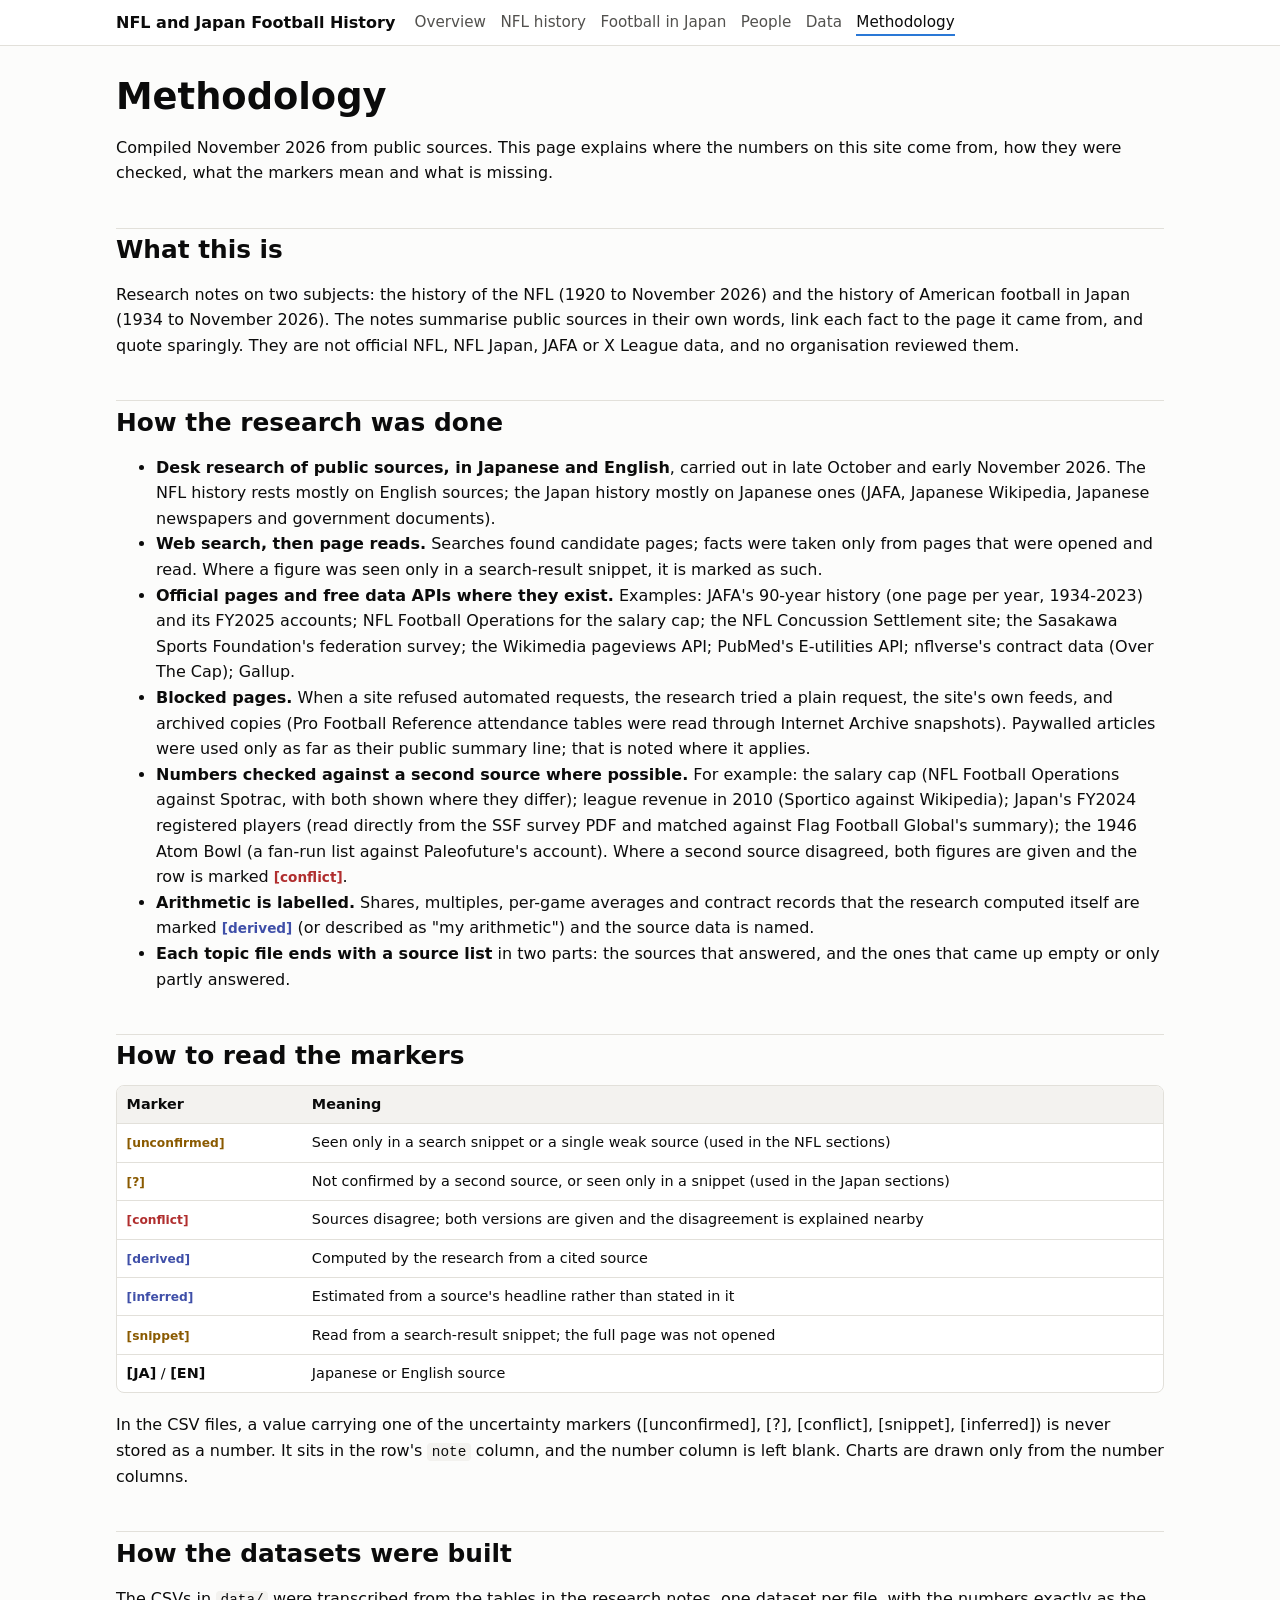
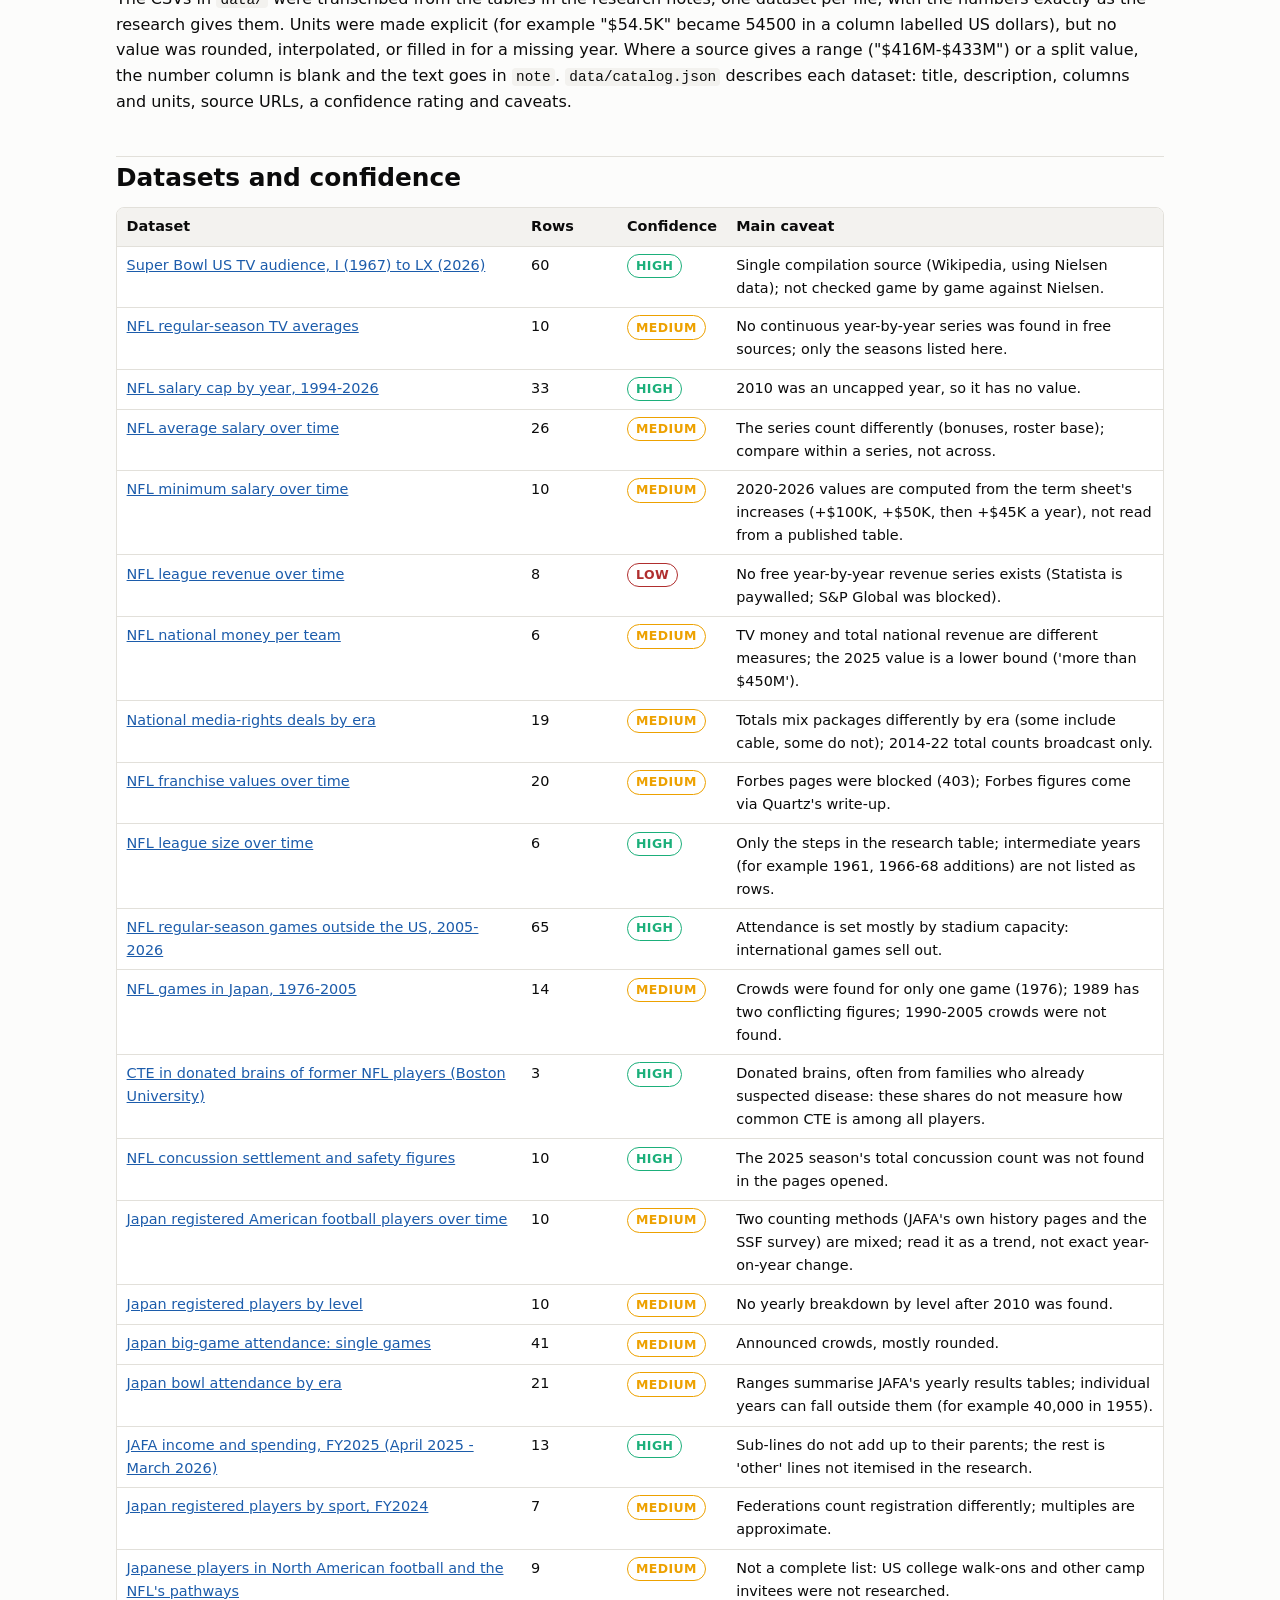
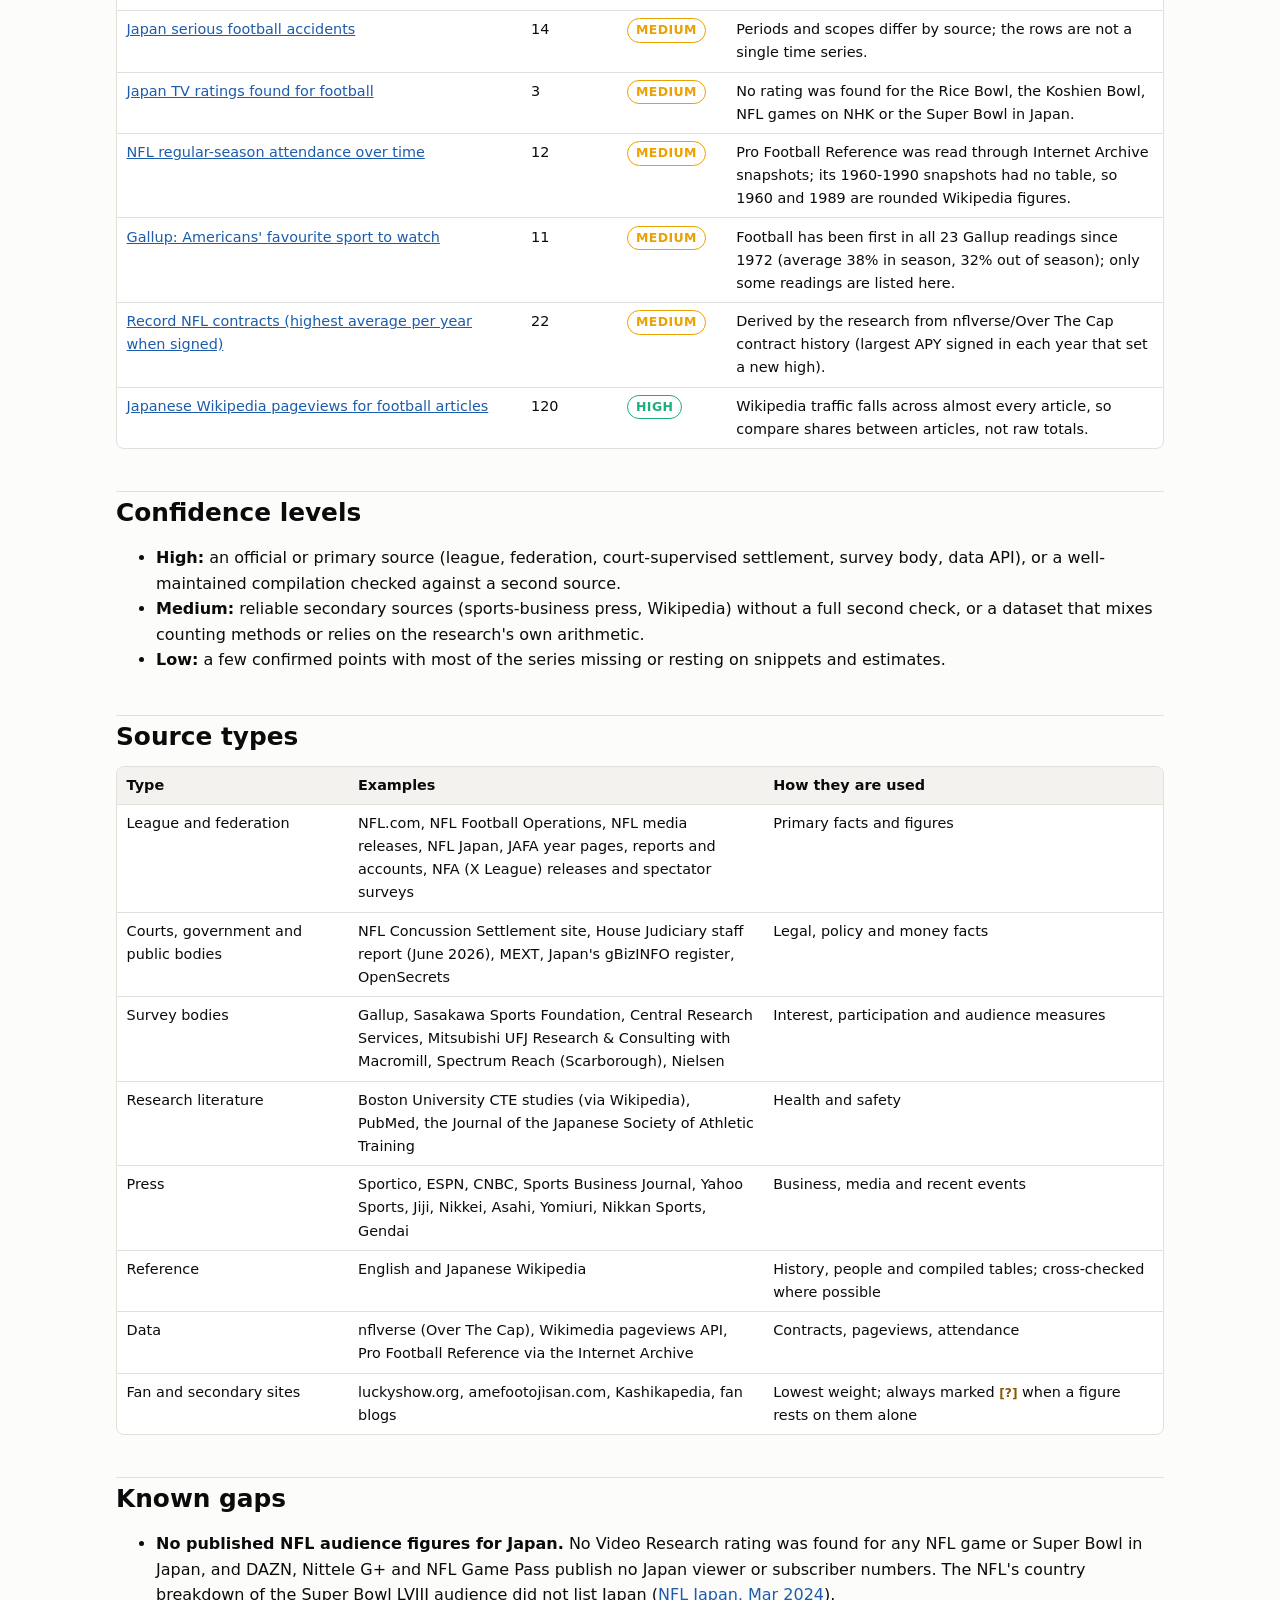
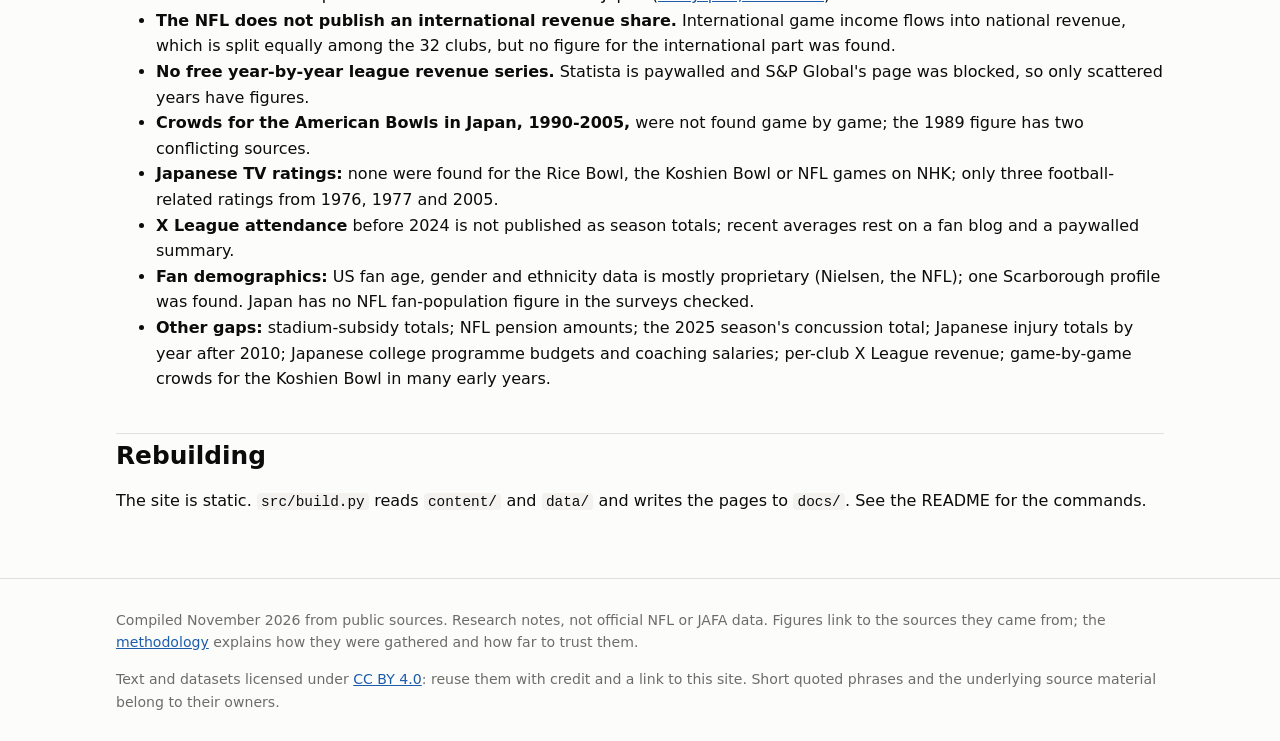
<file: docs/methodology.html>
<!DOCTYPE html>
<html lang="en">
<head>
<meta charset="utf-8">
<meta name="viewport" content="width=device-width, initial-scale=1">
<title>Methodology | NFL and Japan Football History</title>
<meta name="description" content="How the research was done: sources, checks, markers, confidence and gaps.">
<meta name="color-scheme" content="light dark">
<link rel="stylesheet" href="assets/style.css">
</head>
<body>
<header class="site-header">
  <div class="inner">
    <a class="brand" href="index.html">NFL and Japan Football History</a>
    <nav aria-label="Main">
      <ul class="nav">
        <li><a href="index.html">Overview</a></li>
        <li><a href="nfl.html">NFL history</a></li>
        <li><a href="japan.html">Football in Japan</a></li>
        <li><a href="people.html">People</a></li>
        <li><a href="data.html">Data</a></li>
        <li><a href="methodology.html" aria-current="page">Methodology</a></li>
      </ul>
    </nav>
  </div>
</header>
<main id="top">

<h1 id="methodology">Methodology</h1>
<p>Compiled November 2026 from public sources. This page explains where the numbers on this site come from, how they were checked, what the markers mean and what is missing.</p>
<h2 id="what-this-is">What this is</h2>
<p>Research notes on two subjects: the history of the NFL (1920 to November 2026) and the history of American football in Japan (1934 to November 2026). The notes summarise public sources in their own words, link each fact to the page it came from, and quote sparingly. They are not official NFL, NFL Japan, JAFA or X League data, and no organisation reviewed them.</p>
<h2 id="how-the-research-was-done">How the research was done</h2>
<ul>
<li><strong>Desk research of public sources, in Japanese and English</strong>, carried out in late October and early November 2026. The NFL history rests mostly on English sources; the Japan history mostly on Japanese ones (JAFA, Japanese Wikipedia, Japanese newspapers and government documents).</li>
<li><strong>Web search, then page reads.</strong> Searches found candidate pages; facts were taken only from pages that were opened and read. Where a figure was seen only in a search-result snippet, it is marked as such.</li>
<li><strong>Official pages and free data APIs where they exist.</strong> Examples: JAFA's 90-year history (one page per year, 1934-2023) and its FY2025 accounts; NFL Football Operations for the salary cap; the NFL Concussion Settlement site; the Sasakawa Sports Foundation's federation survey; the Wikimedia pageviews API; PubMed's E-utilities API; nflverse's contract data (Over The Cap); Gallup.</li>
<li><strong>Blocked pages.</strong> When a site refused automated requests, the research tried a plain request, the site's own feeds, and archived copies (Pro Football Reference attendance tables were read through Internet Archive snapshots). Paywalled articles were used only as far as their public summary line; that is noted where it applies.</li>
<li><strong>Numbers checked against a second source where possible.</strong> For example: the salary cap (NFL Football Operations against Spotrac, with both shown where they differ); league revenue in 2010 (Sportico against Wikipedia); Japan's FY2024 registered players (read directly from the SSF survey PDF and matched against Flag Football Global's summary); the 1946 Atom Bowl (a fan-run list against Paleofuture's account). Where a second source disagreed, both figures are given and the row is marked <strong class="marker m-conflict">[conflict]</strong>.</li>
<li><strong>Arithmetic is labelled.</strong> Shares, multiples, per-game averages and contract records that the research computed itself are marked <strong class="marker m-derived">[derived]</strong> (or described as "my arithmetic") and the source data is named.</li>
<li><strong>Each topic file ends with a source list</strong> in two parts: the sources that answered, and the ones that came up empty or only partly answered.</li>
</ul>
<h2 id="how-to-read-the-markers">How to read the markers</h2>
<div class="table-wrap"><table>
<thead>
<tr>
<th>Marker</th>
<th>Meaning</th>
</tr>
</thead>
<tbody>
<tr>
<td><strong class="marker m-unconfirmed">[unconfirmed]</strong></td>
<td>Seen only in a search snippet or a single weak source (used in the NFL sections)</td>
</tr>
<tr>
<td><strong class="marker m-unconfirmed">[?]</strong></td>
<td>Not confirmed by a second source, or seen only in a snippet (used in the Japan sections)</td>
</tr>
<tr>
<td><strong class="marker m-conflict">[conflict]</strong></td>
<td>Sources disagree; both versions are given and the disagreement is explained nearby</td>
</tr>
<tr>
<td><strong class="marker m-derived">[derived]</strong></td>
<td>Computed by the research from a cited source</td>
</tr>
<tr>
<td><strong class="marker m-derived">[inferred]</strong></td>
<td>Estimated from a source's headline rather than stated in it</td>
</tr>
<tr>
<td><strong class="marker m-unconfirmed">[snippet]</strong></td>
<td>Read from a search-result snippet; the full page was not opened</td>
</tr>
<tr>
<td><strong>[JA]</strong> / <strong>[EN]</strong></td>
<td>Japanese or English source</td>
</tr>
</tbody>
</table></div>
<p>In the CSV files, a value carrying one of the uncertainty markers ([unconfirmed], [?], [conflict], [snippet], [inferred]) is never stored as a number. It sits in the row's <code>note</code> column, and the number column is left blank. Charts are drawn only from the number columns.</p>
<h2 id="how-the-datasets-were-built">How the datasets were built</h2>
<p>The CSVs in <code>data/</code> were transcribed from the tables in the research notes, one dataset per file, with the numbers exactly as the research gives them. Units were made explicit (for example "$54.5K" became 54500 in a column labelled US dollars), but no value was rounded, interpolated, or filled in for a missing year. Where a source gives a range ("$416M-$433M") or a split value, the number column is blank and the text goes in <code>note</code>. <code>data/catalog.json</code> describes each dataset: title, description, columns and units, source URLs, a confidence rating and caveats.</p>
<h2 id="dataset-confidence">Datasets and confidence</h2>
<div class="table-wrap"><table>
<thead><tr><th>Dataset</th><th>Rows</th><th>Confidence</th><th>Main caveat</th></tr></thead>
<tbody>
<tr><td><a href="data.html#super_bowl_us_audience">Super Bowl US TV audience, I (1967) to LX (2026)</a></td><td>60</td><td><span class="badge high">high</span></td><td>Single compilation source (Wikipedia, using Nielsen data); not checked game by game against Nielsen.</td></tr>
<tr><td><a href="data.html#nfl_regular_season_tv">NFL regular-season TV averages</a></td><td>10</td><td><span class="badge medium">medium</span></td><td>No continuous year-by-year series was found in free sources; only the seasons listed here.</td></tr>
<tr><td><a href="data.html#nfl_salary_cap">NFL salary cap by year, 1994-2026</a></td><td>33</td><td><span class="badge high">high</span></td><td>2010 was an uncapped year, so it has no value.</td></tr>
<tr><td><a href="data.html#nfl_average_salary">NFL average salary over time</a></td><td>26</td><td><span class="badge medium">medium</span></td><td>The series count differently (bonuses, roster base); compare within a series, not across.</td></tr>
<tr><td><a href="data.html#nfl_minimum_salary">NFL minimum salary over time</a></td><td>10</td><td><span class="badge medium">medium</span></td><td>2020-2026 values are computed from the term sheet&#39;s increases (+$100K, +$50K, then +$45K a year), not read from a published table.</td></tr>
<tr><td><a href="data.html#nfl_league_revenue">NFL league revenue over time</a></td><td>8</td><td><span class="badge low">low</span></td><td>No free year-by-year revenue series exists (Statista is paywalled; S&amp;P Global was blocked).</td></tr>
<tr><td><a href="data.html#nfl_national_revenue_per_team">NFL national money per team</a></td><td>6</td><td><span class="badge medium">medium</span></td><td>TV money and total national revenue are different measures; the 2025 value is a lower bound (&#39;more than $450M&#39;).</td></tr>
<tr><td><a href="data.html#nfl_media_rights_deals">National media-rights deals by era</a></td><td>19</td><td><span class="badge medium">medium</span></td><td>Totals mix packages differently by era (some include cable, some do not); 2014-22 total counts broadcast only.</td></tr>
<tr><td><a href="data.html#nfl_franchise_values">NFL franchise values over time</a></td><td>20</td><td><span class="badge medium">medium</span></td><td>Forbes pages were blocked (403); Forbes figures come via Quartz&#39;s write-up.</td></tr>
<tr><td><a href="data.html#nfl_league_size">NFL league size over time</a></td><td>6</td><td><span class="badge high">high</span></td><td>Only the steps in the research table; intermediate years (for example 1961, 1966-68 additions) are not listed as rows.</td></tr>
<tr><td><a href="data.html#nfl_international_games">NFL regular-season games outside the US, 2005-2026</a></td><td>65</td><td><span class="badge high">high</span></td><td>Attendance is set mostly by stadium capacity: international games sell out.</td></tr>
<tr><td><a href="data.html#nfl_games_in_japan">NFL games in Japan, 1976-2005</a></td><td>14</td><td><span class="badge medium">medium</span></td><td>Crowds were found for only one game (1976); 1989 has two conflicting figures; 1990-2005 crowds were not found.</td></tr>
<tr><td><a href="data.html#nfl_cte_brain_bank">CTE in donated brains of former NFL players (Boston University)</a></td><td>3</td><td><span class="badge high">high</span></td><td>Donated brains, often from families who already suspected disease: these shares do not measure how common CTE is among all players.</td></tr>
<tr><td><a href="data.html#nfl_concussion_measures">NFL concussion settlement and safety figures</a></td><td>10</td><td><span class="badge high">high</span></td><td>The 2025 season&#39;s total concussion count was not found in the pages opened.</td></tr>
<tr><td><a href="data.html#japan_registered_players">Japan registered American football players over time</a></td><td>10</td><td><span class="badge medium">medium</span></td><td>Two counting methods (JAFA&#39;s own history pages and the SSF survey) are mixed; read it as a trend, not exact year-on-year change.</td></tr>
<tr><td><a href="data.html#japan_players_by_level">Japan registered players by level</a></td><td>10</td><td><span class="badge medium">medium</span></td><td>No yearly breakdown by level after 2010 was found.</td></tr>
<tr><td><a href="data.html#japan_big_game_attendance">Japan big-game attendance: single games</a></td><td>41</td><td><span class="badge medium">medium</span></td><td>Announced crowds, mostly rounded.</td></tr>
<tr><td><a href="data.html#japan_bowl_attendance_by_era">Japan bowl attendance by era</a></td><td>21</td><td><span class="badge medium">medium</span></td><td>Ranges summarise JAFA&#39;s yearly results tables; individual years can fall outside them (for example 40,000 in 1955).</td></tr>
<tr><td><a href="data.html#jafa_revenue_fy2025">JAFA income and spending, FY2025 (April 2025 - March 2026)</a></td><td>13</td><td><span class="badge high">high</span></td><td>Sub-lines do not add up to their parents; the rest is &#39;other&#39; lines not itemised in the research.</td></tr>
<tr><td><a href="data.html#japan_sport_participation">Japan registered players by sport, FY2024</a></td><td>7</td><td><span class="badge medium">medium</span></td><td>Federations count registration differently; multiples are approximate.</td></tr>
<tr><td><a href="data.html#japanese_players_north_america">Japanese players in North American football and the NFL&#39;s pathways</a></td><td>9</td><td><span class="badge medium">medium</span></td><td>Not a complete list: US college walk-ons and other camp invitees were not researched.</td></tr>
<tr><td><a href="data.html#japan_serious_accidents">Japan serious football accidents</a></td><td>14</td><td><span class="badge medium">medium</span></td><td>Periods and scopes differ by source; the rows are not a single time series.</td></tr>
<tr><td><a href="data.html#japan_tv_ratings">Japan TV ratings found for football</a></td><td>3</td><td><span class="badge medium">medium</span></td><td>No rating was found for the Rice Bowl, the Koshien Bowl, NFL games on NHK or the Super Bowl in Japan.</td></tr>
<tr><td><a href="data.html#nfl_season_attendance">NFL regular-season attendance over time</a></td><td>12</td><td><span class="badge medium">medium</span></td><td>Pro Football Reference was read through Internet Archive snapshots; its 1960-1990 snapshots had no table, so 1960 and 1989 are rounded Wikipedia figures.</td></tr>
<tr><td><a href="data.html#gallup_favorite_sport">Gallup: Americans&#39; favourite sport to watch</a></td><td>11</td><td><span class="badge medium">medium</span></td><td>Football has been first in all 23 Gallup readings since 1972 (average 38% in season, 32% out of season); only some readings are listed here.</td></tr>
<tr><td><a href="data.html#nfl_record_contracts">Record NFL contracts (highest average per year when signed)</a></td><td>22</td><td><span class="badge medium">medium</span></td><td>Derived by the research from nflverse/Over The Cap contract history (largest APY signed in each year that set a new high).</td></tr>
<tr><td><a href="data.html#ja_wikipedia_pageviews">Japanese Wikipedia pageviews for football articles</a></td><td>120</td><td><span class="badge high">high</span></td><td>Wikipedia traffic falls across almost every article, so compare shares between articles, not raw totals.</td></tr>

</tbody></table></div>
<h2 id="confidence-levels">Confidence levels</h2>
<ul>
<li><strong>High:</strong> an official or primary source (league, federation, court-supervised settlement, survey body, data API), or a well-maintained compilation checked against a second source.</li>
<li><strong>Medium:</strong> reliable secondary sources (sports-business press, Wikipedia) without a full second check, or a dataset that mixes counting methods or relies on the research's own arithmetic.</li>
<li><strong>Low:</strong> a few confirmed points with most of the series missing or resting on snippets and estimates.</li>
</ul>
<h2 id="source-types">Source types</h2>
<div class="table-wrap"><table>
<thead>
<tr>
<th>Type</th>
<th>Examples</th>
<th>How they are used</th>
</tr>
</thead>
<tbody>
<tr>
<td>League and federation</td>
<td>NFL.com, NFL Football Operations, NFL media releases, NFL Japan, JAFA year pages, reports and accounts, NFA (X League) releases and spectator surveys</td>
<td>Primary facts and figures</td>
</tr>
<tr>
<td>Courts, government and public bodies</td>
<td>NFL Concussion Settlement site, House Judiciary staff report (June 2026), MEXT, Japan's gBizINFO register, OpenSecrets</td>
<td>Legal, policy and money facts</td>
</tr>
<tr>
<td>Survey bodies</td>
<td>Gallup, Sasakawa Sports Foundation, Central Research Services, Mitsubishi UFJ Research &amp; Consulting with Macromill, Spectrum Reach (Scarborough), Nielsen</td>
<td>Interest, participation and audience measures</td>
</tr>
<tr>
<td>Research literature</td>
<td>Boston University CTE studies (via Wikipedia), PubMed, the Journal of the Japanese Society of Athletic Training</td>
<td>Health and safety</td>
</tr>
<tr>
<td>Press</td>
<td>Sportico, ESPN, CNBC, Sports Business Journal, Yahoo Sports, Jiji, Nikkei, Asahi, Yomiuri, Nikkan Sports, Gendai</td>
<td>Business, media and recent events</td>
</tr>
<tr>
<td>Reference</td>
<td>English and Japanese Wikipedia</td>
<td>History, people and compiled tables; cross-checked where possible</td>
</tr>
<tr>
<td>Data</td>
<td>nflverse (Over The Cap), Wikimedia pageviews API, Pro Football Reference via the Internet Archive</td>
<td>Contracts, pageviews, attendance</td>
</tr>
<tr>
<td>Fan and secondary sites</td>
<td>luckyshow.org, amefootojisan.com, Kashikapedia, fan blogs</td>
<td>Lowest weight; always marked <strong class="marker m-unconfirmed">[?]</strong> when a figure rests on them alone</td>
</tr>
</tbody>
</table></div>
<h2 id="known-gaps">Known gaps</h2>
<ul>
<li><strong>No published NFL audience figures for Japan.</strong> No Video Research rating was found for any NFL game or Super Bowl in Japan, and DAZN, Nittele G+ and NFL Game Pass publish no Japan viewer or subscriber numbers. The NFL's country breakdown of the Super Bowl LVIII audience did not list Japan (<a href="https://nfljapan.com/headlines/98308" rel="noopener">NFL Japan, Mar 2024</a>).</li>
<li><strong>The NFL does not publish an international revenue share.</strong> International game income flows into national revenue, which is split equally among the 32 clubs, but no figure for the international part was found.</li>
<li><strong>No free year-by-year league revenue series.</strong> Statista is paywalled and S&amp;P Global's page was blocked, so only scattered years have figures.</li>
<li><strong>Crowds for the American Bowls in Japan, 1990-2005,</strong> were not found game by game; the 1989 figure has two conflicting sources.</li>
<li><strong>Japanese TV ratings:</strong> none were found for the Rice Bowl, the Koshien Bowl or NFL games on NHK; only three football-related ratings from 1976, 1977 and 2005.</li>
<li><strong>X League attendance</strong> before 2024 is not published as season totals; recent averages rest on a fan blog and a paywalled summary.</li>
<li><strong>Fan demographics:</strong> US fan age, gender and ethnicity data is mostly proprietary (Nielsen, the NFL); one Scarborough profile was found. Japan has no NFL fan-population figure in the surveys checked.</li>
<li><strong>Other gaps:</strong> stadium-subsidy totals; NFL pension amounts; the 2025 season's concussion total; Japanese injury totals by year after 2010; Japanese college programme budgets and coaching salaries; per-club X League revenue; game-by-game crowds for the Koshien Bowl in many early years.</li>
</ul>
<h2 id="rebuilding">Rebuilding</h2>
<p>The site is static. <code>src/build.py</code> reads <code>content/</code> and <code>data/</code> and writes the pages to <code>docs/</code>. See the README for the commands.</p>

</main>
<footer class="site-footer">
  <div class="inner">
    <p>Compiled November 2026 from public sources. Research notes, not official NFL or JAFA data. Figures link to the sources they came from; the <a href="methodology.html">methodology</a> explains how they were gathered and how far to trust them.</p>
    <p>Text and datasets licensed under <a href="https://creativecommons.org/licenses/by/4.0/">CC BY 4.0</a>: reuse them with credit and a link to this site. Short quoted phrases and the underlying source material belong to their owners.</p>
  </div>
</footer>

</body>
</html>
</file>
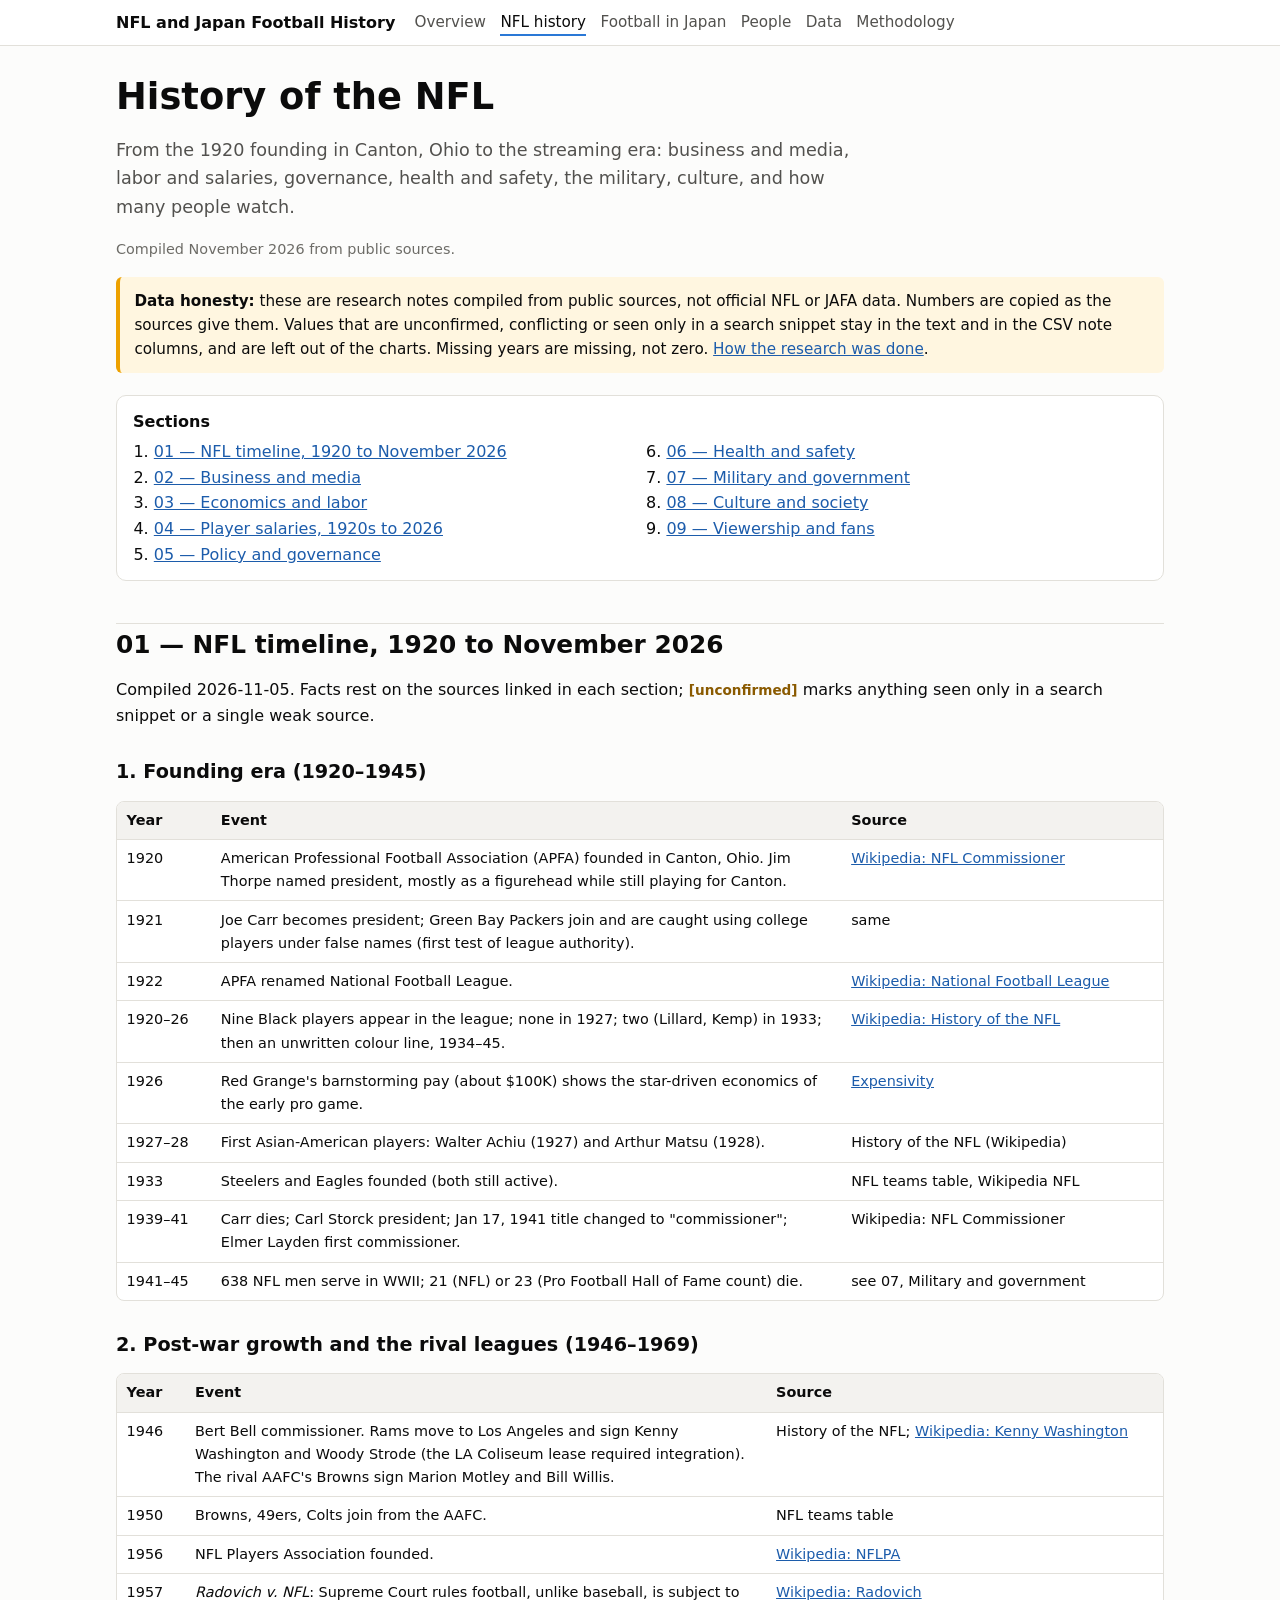
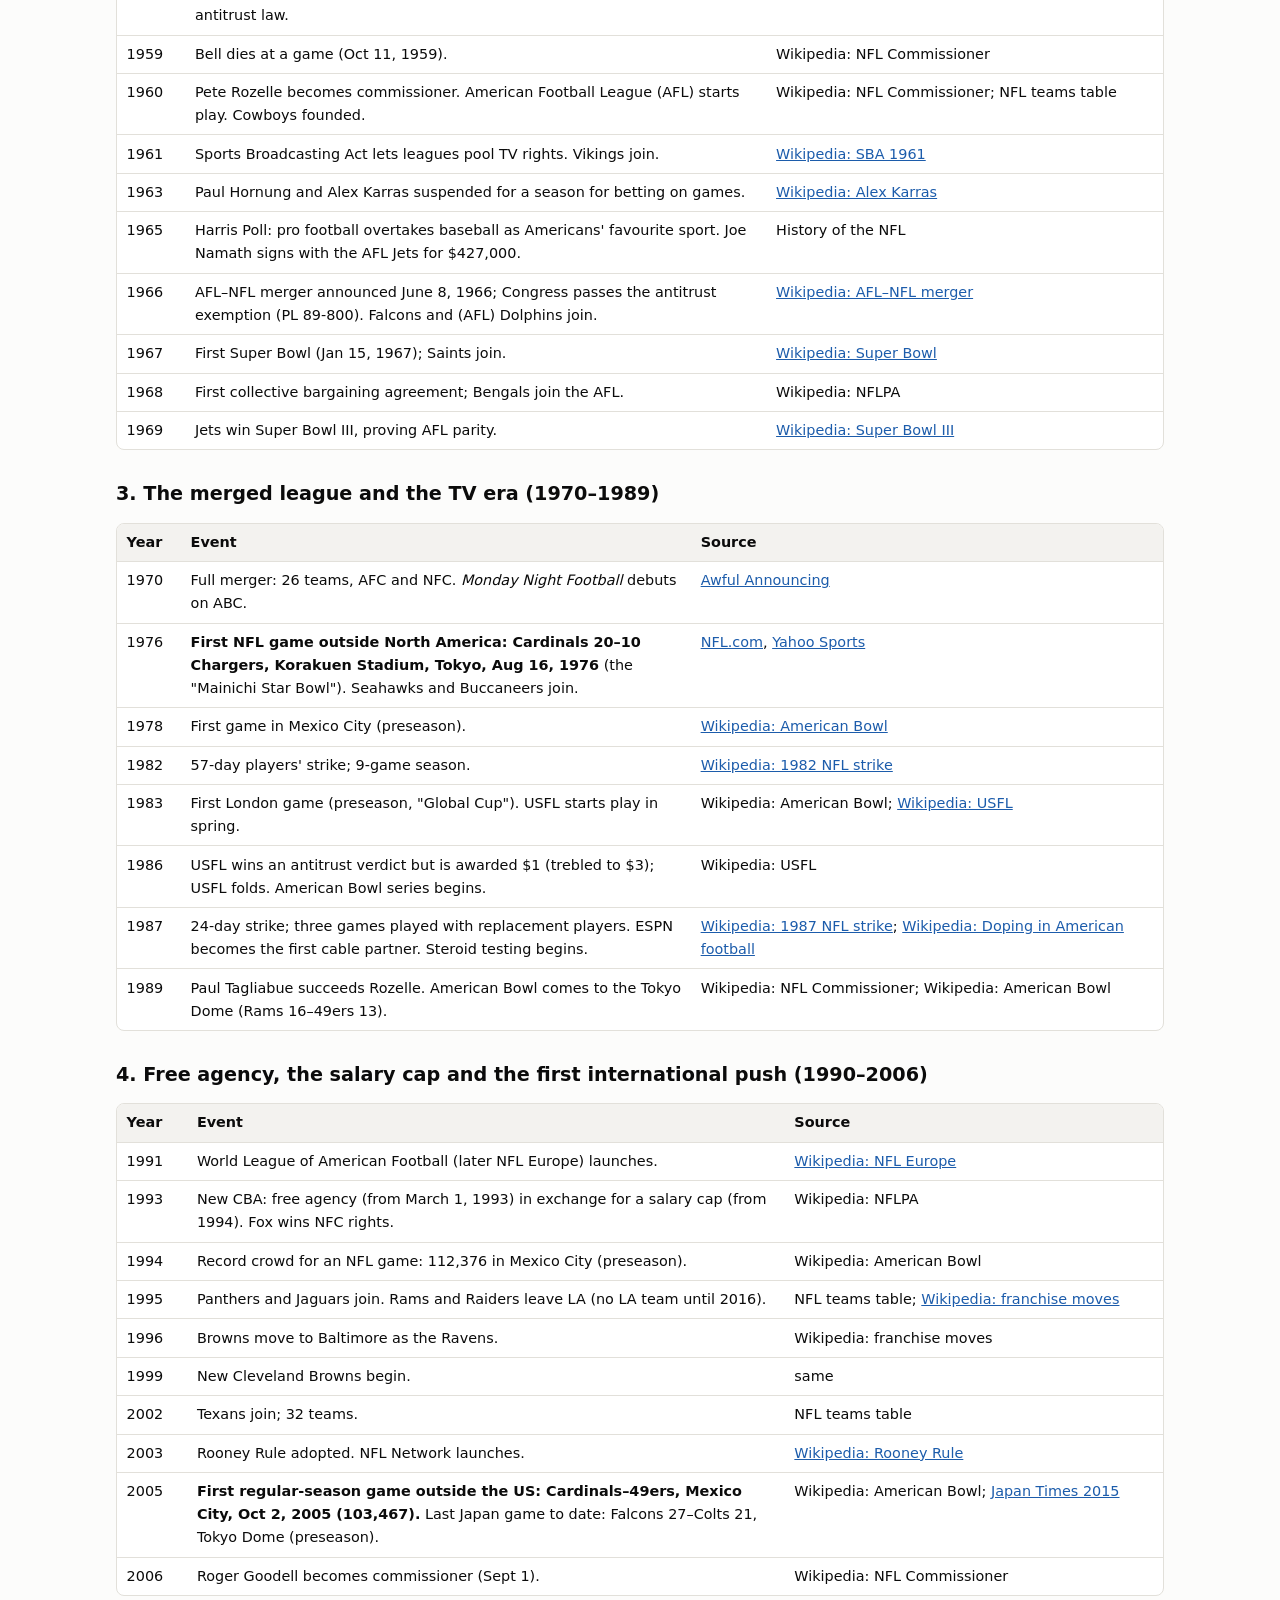
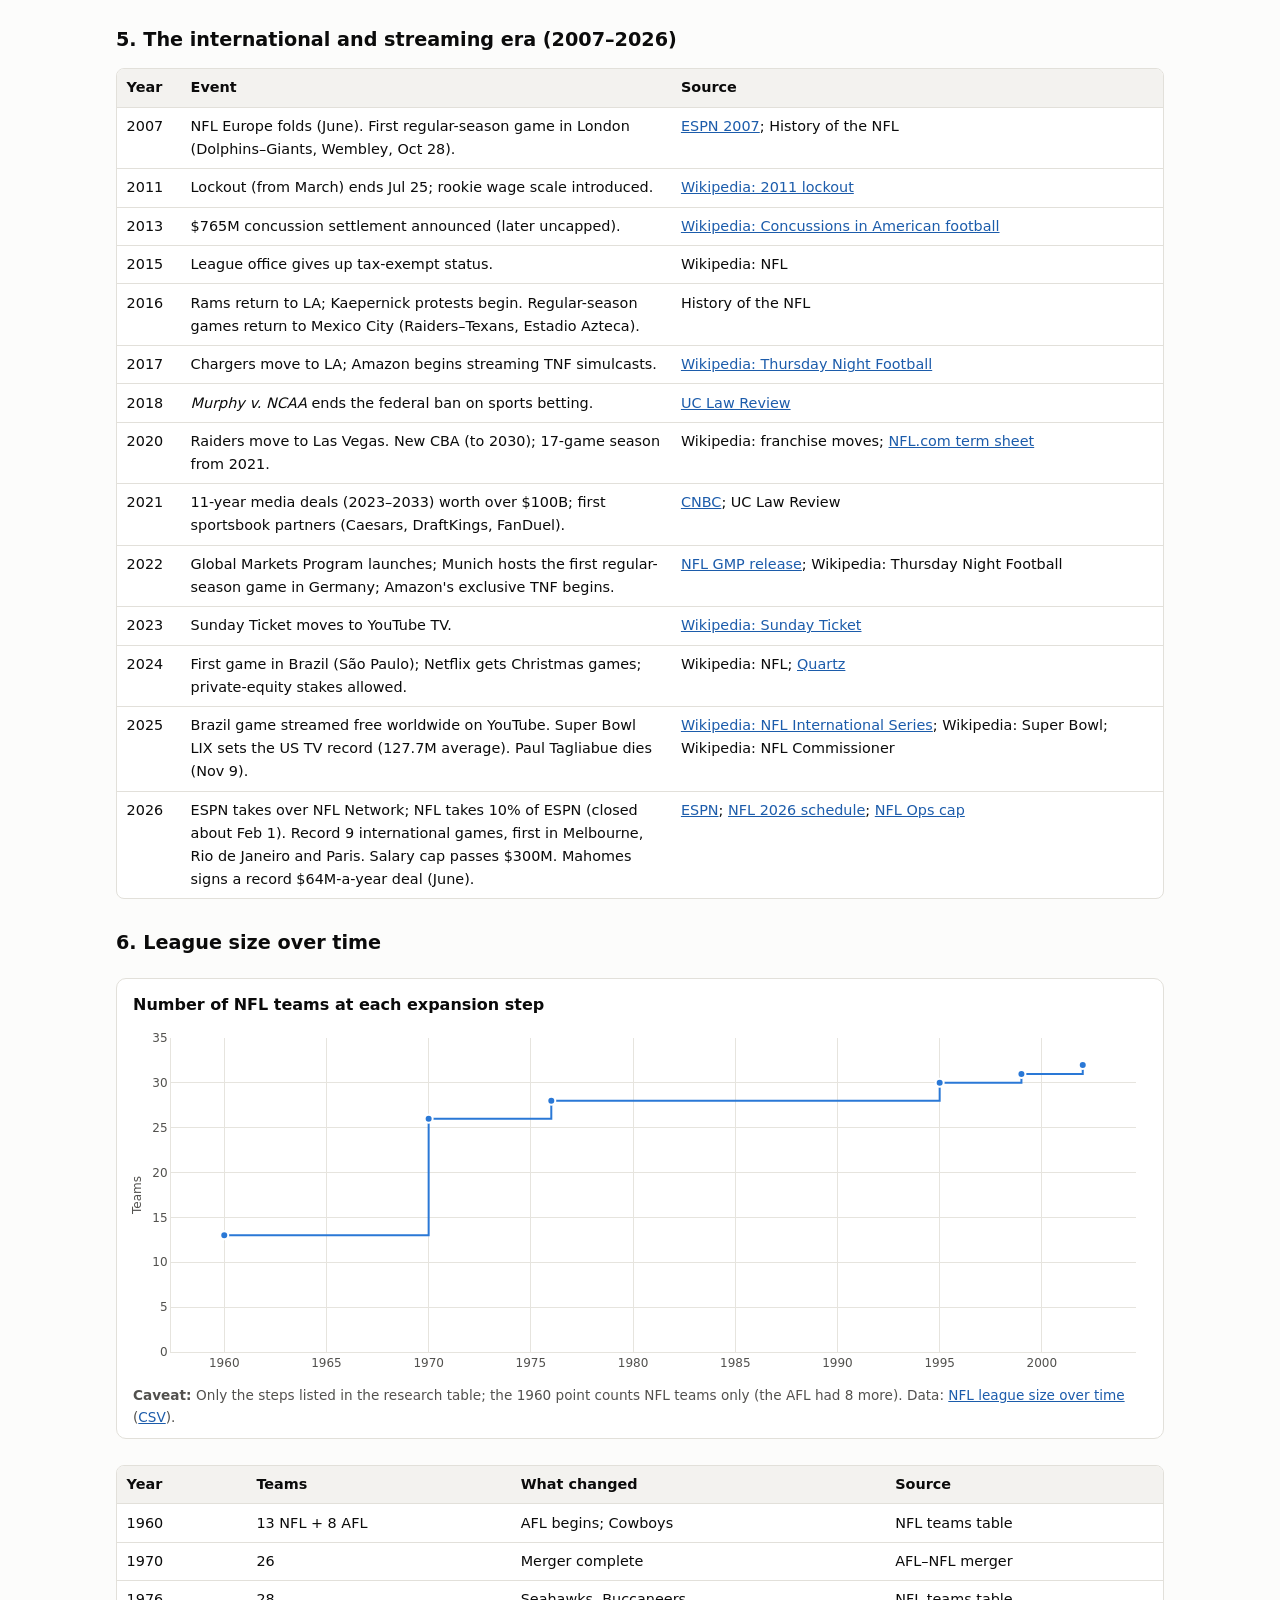
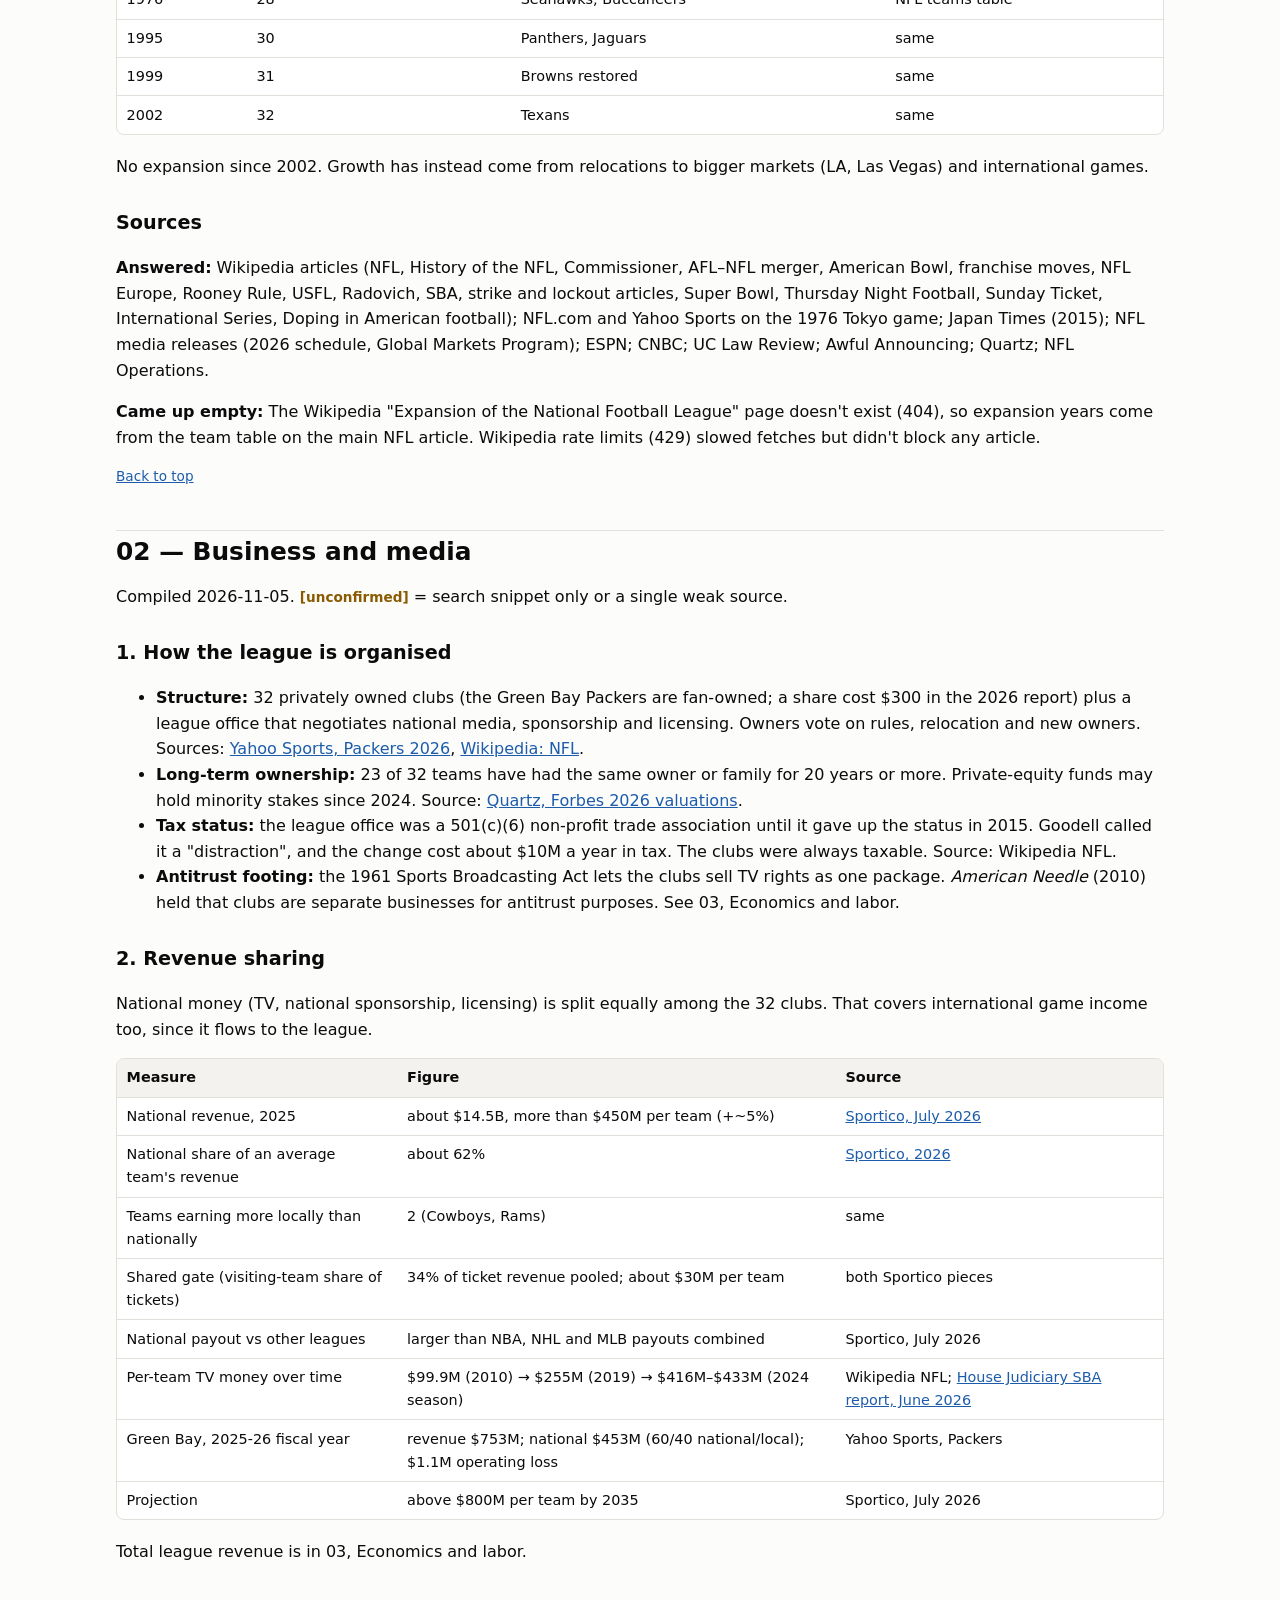
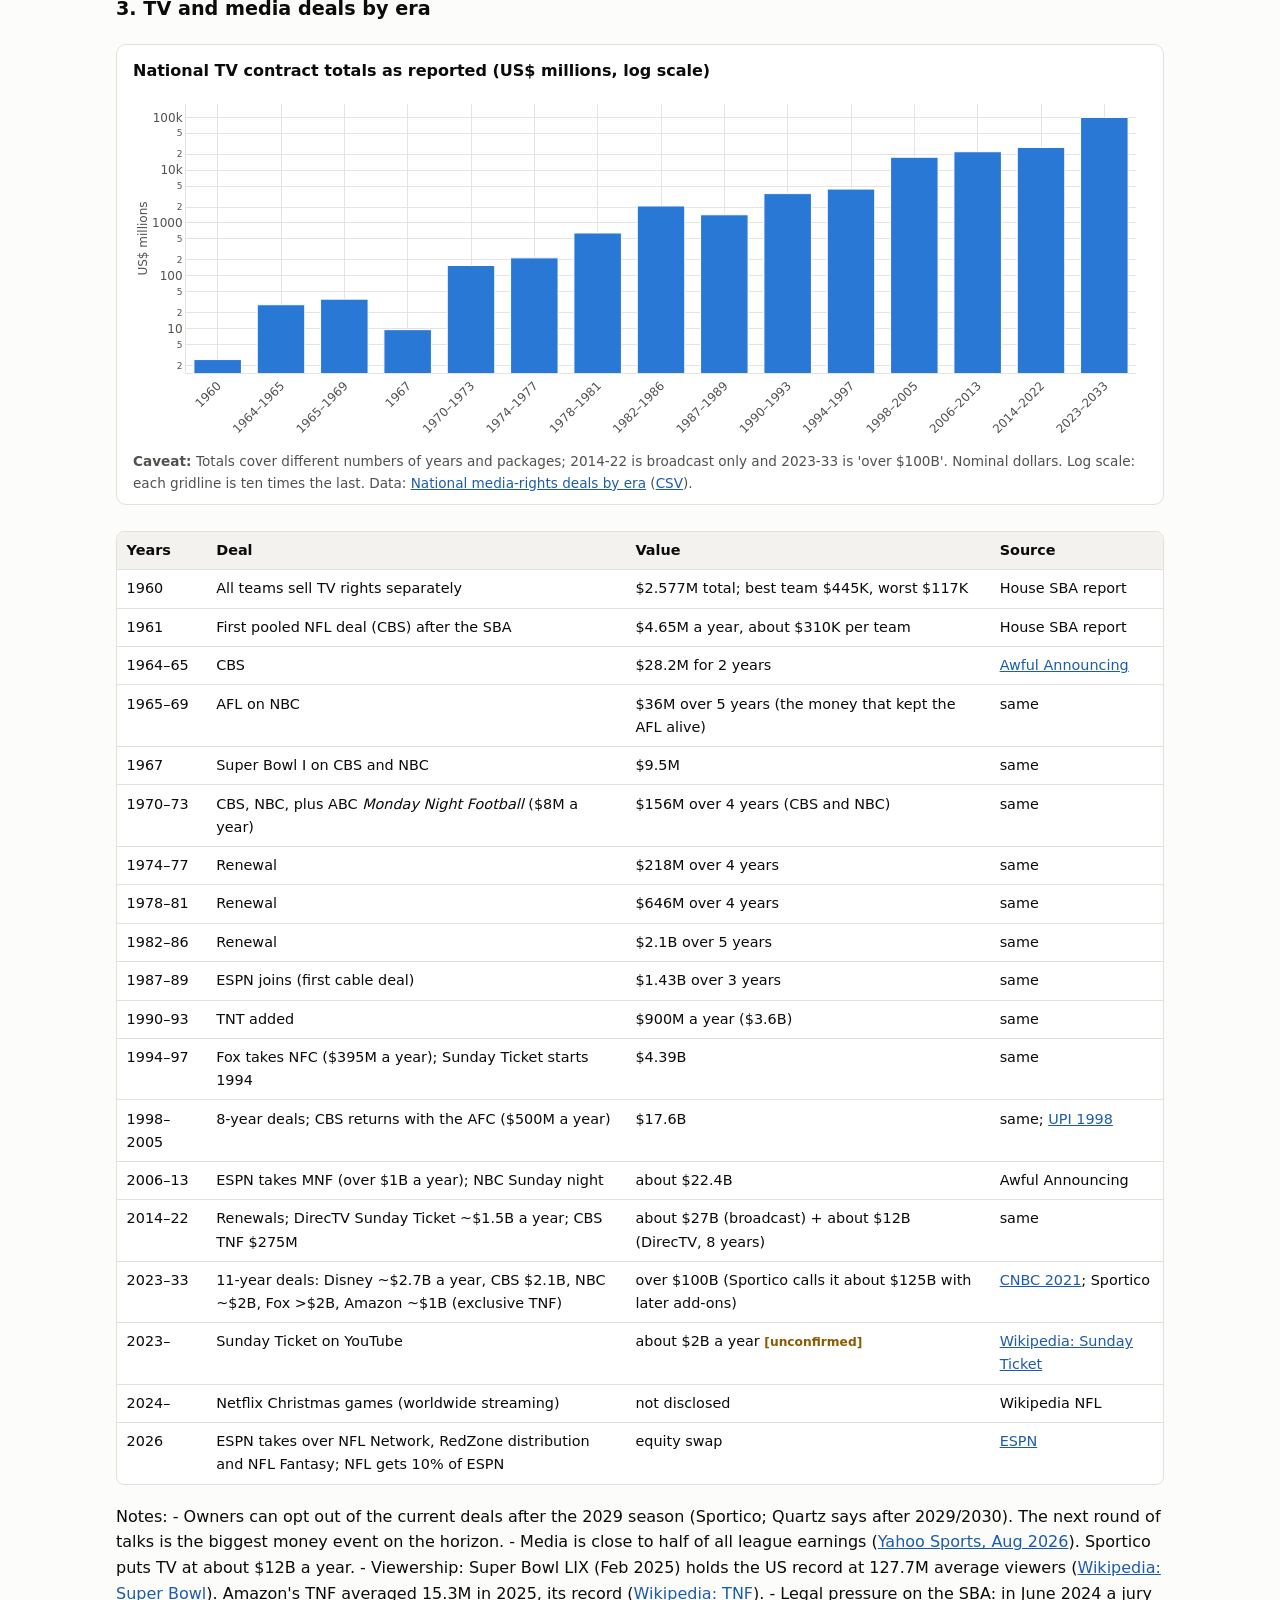
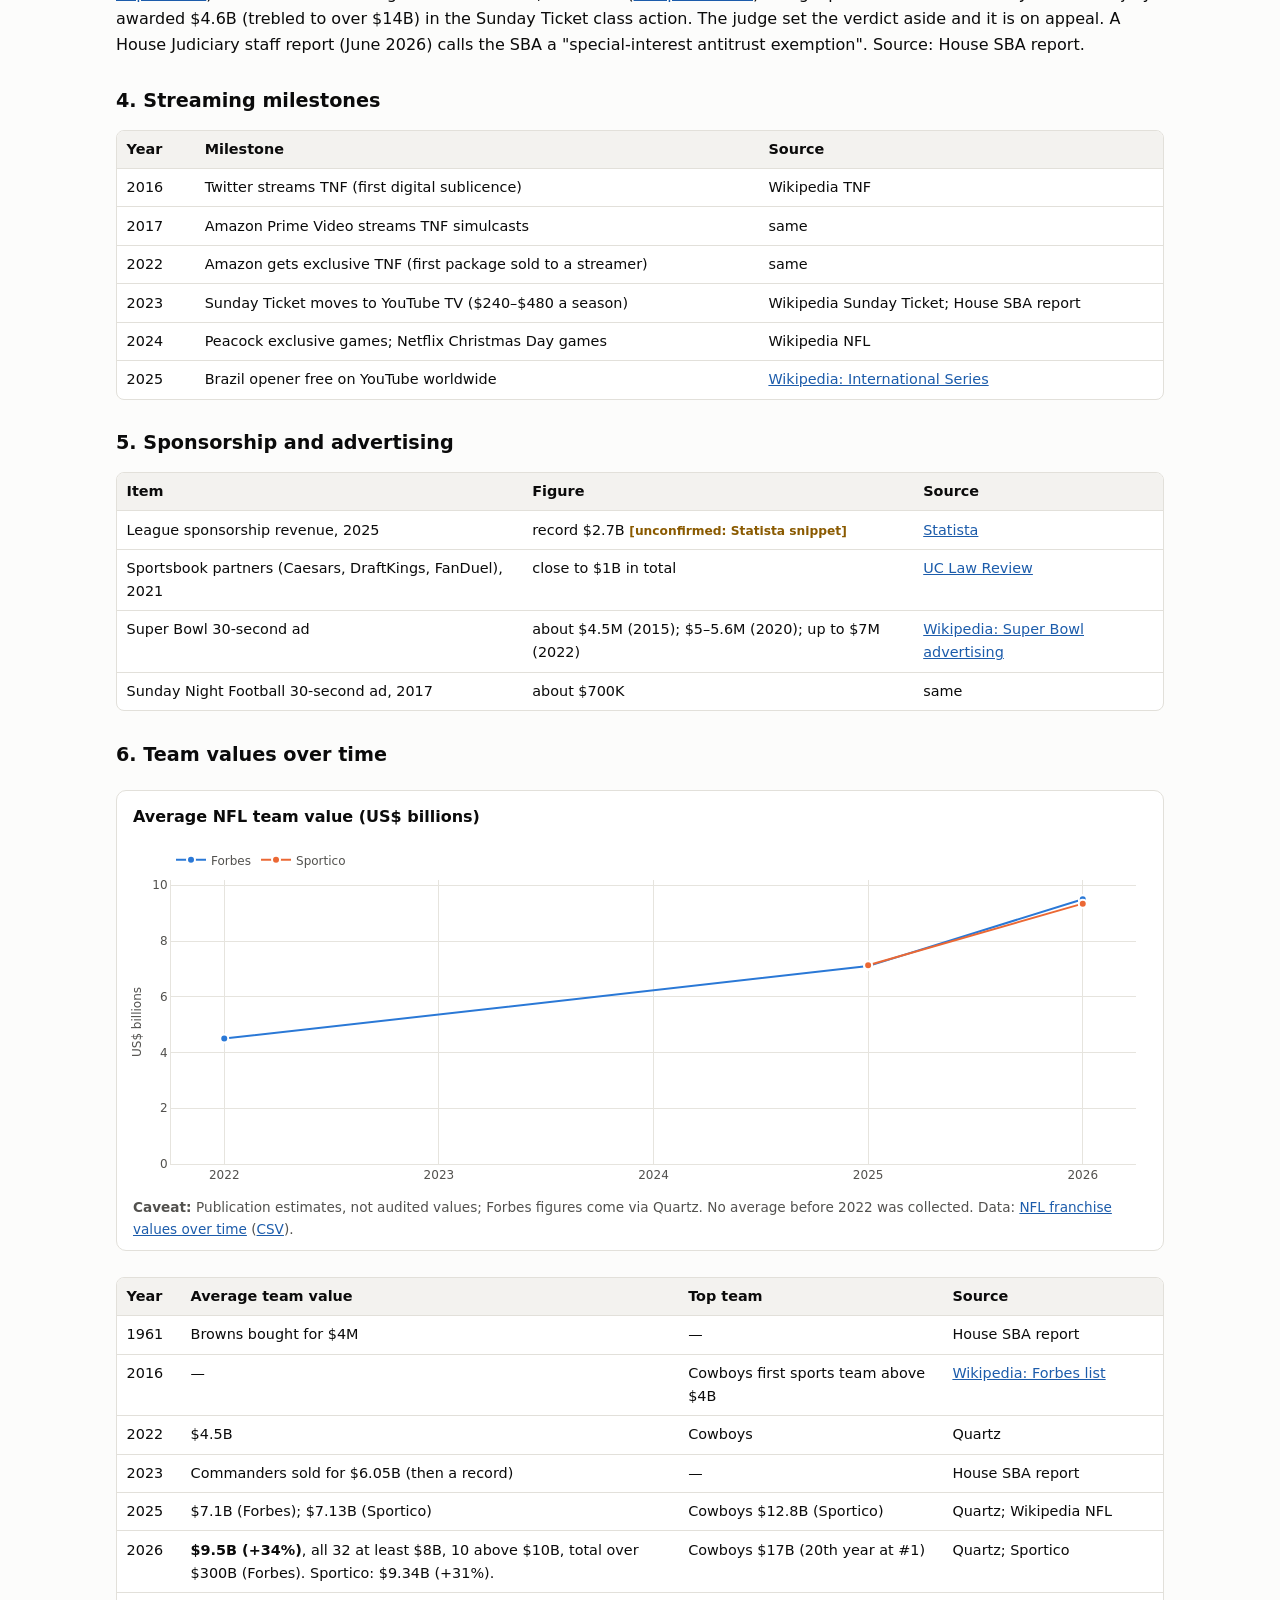
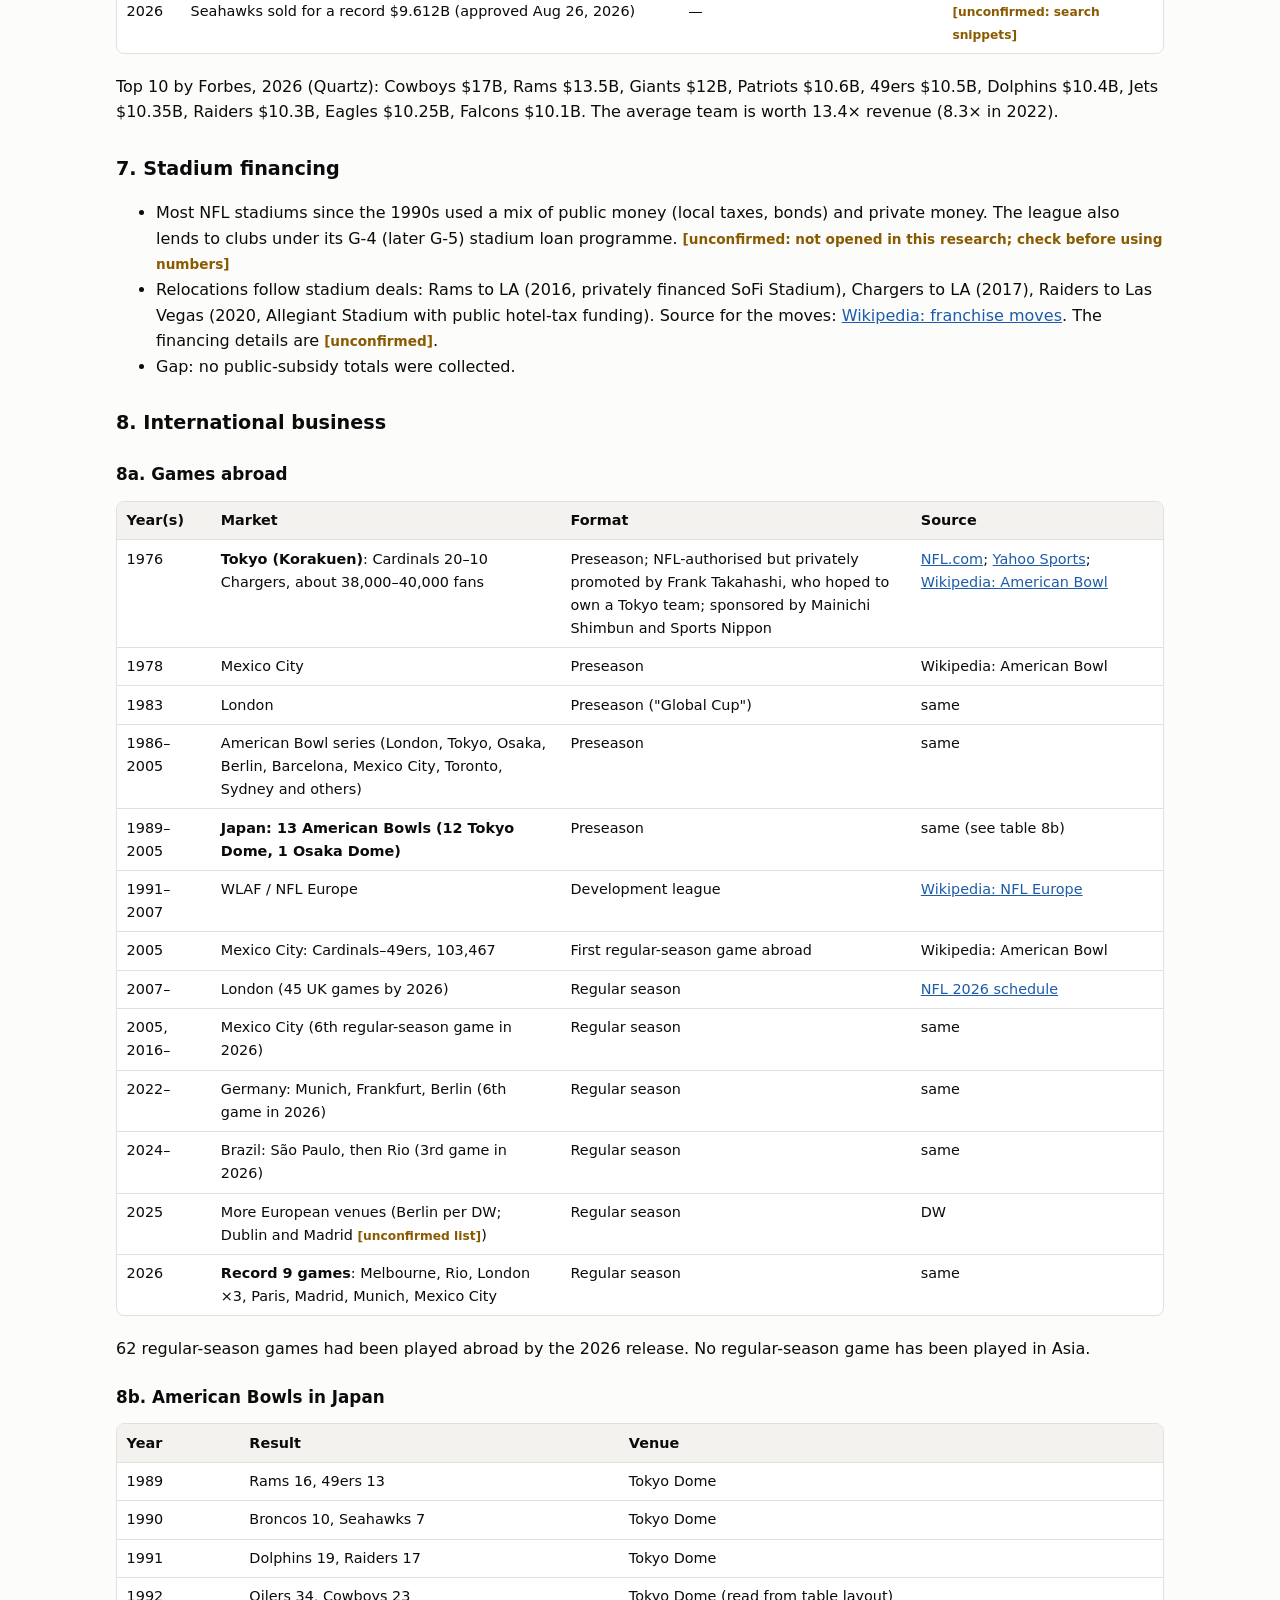
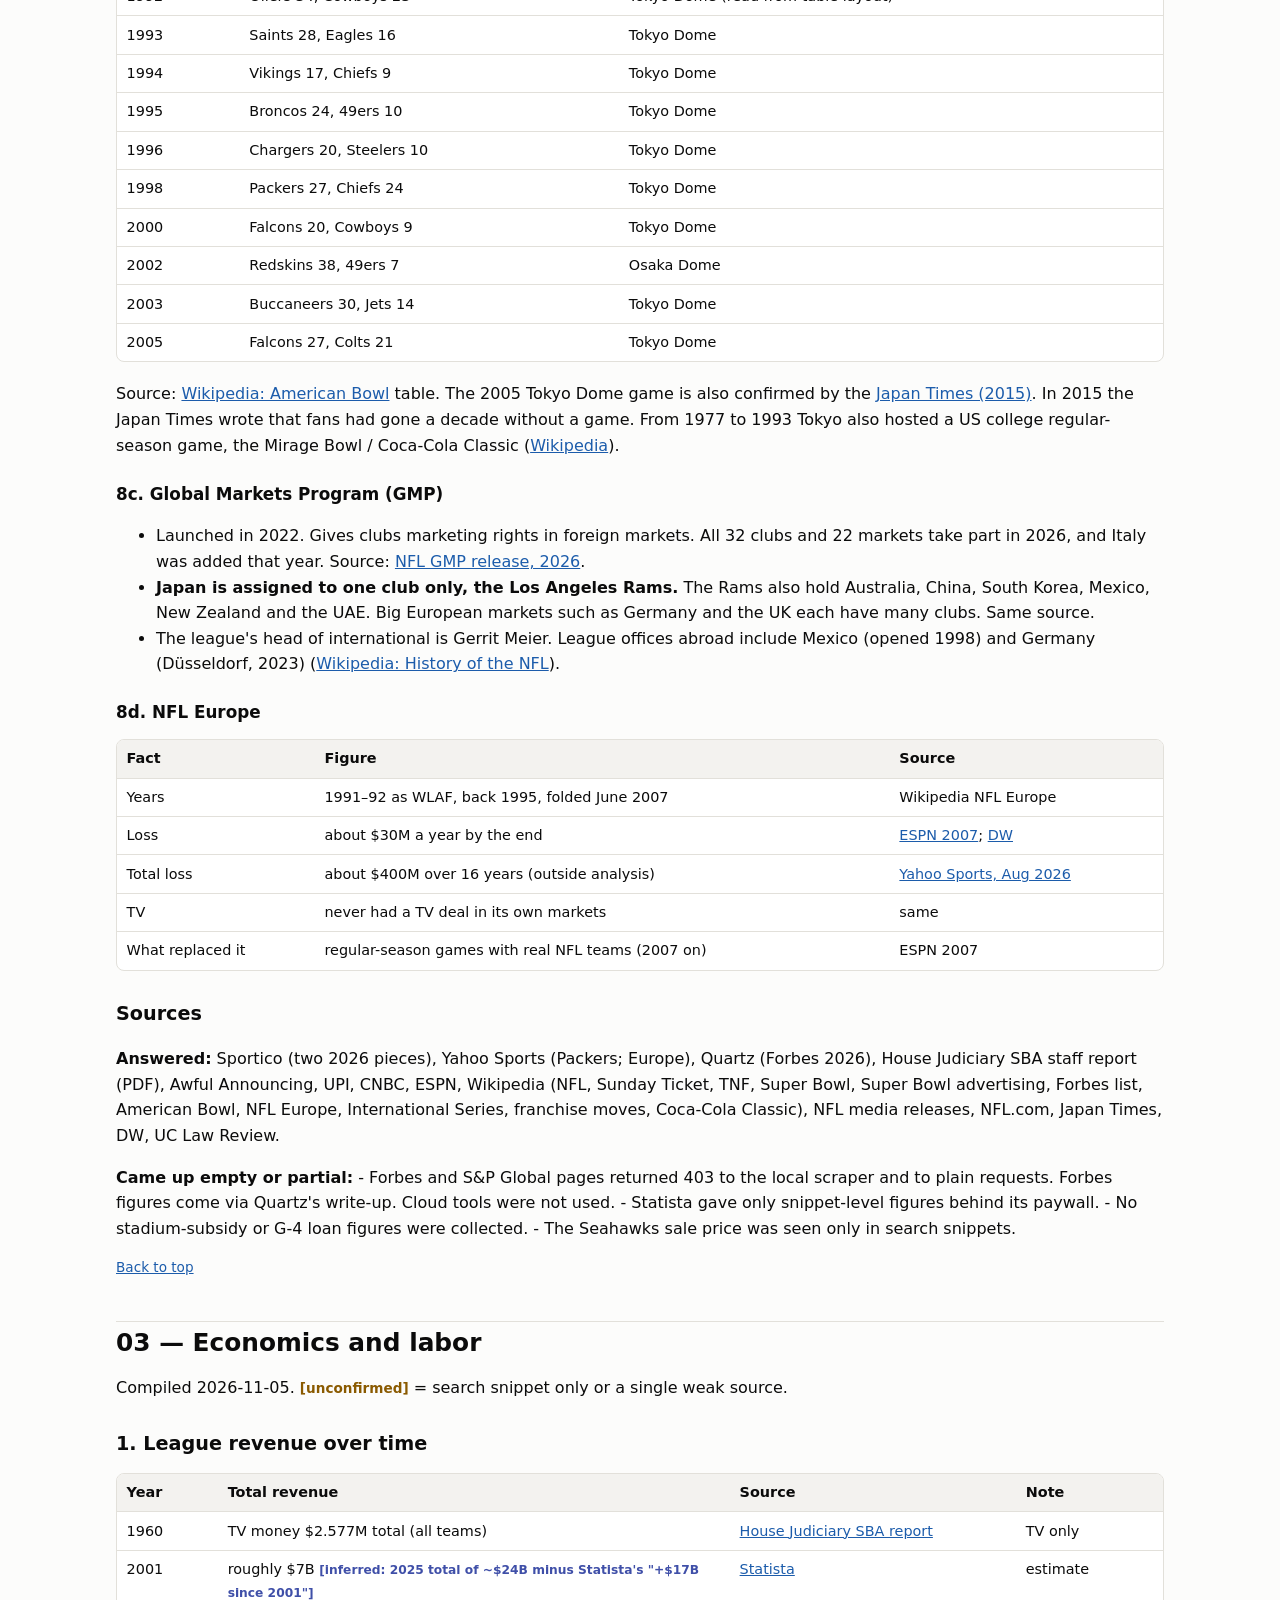
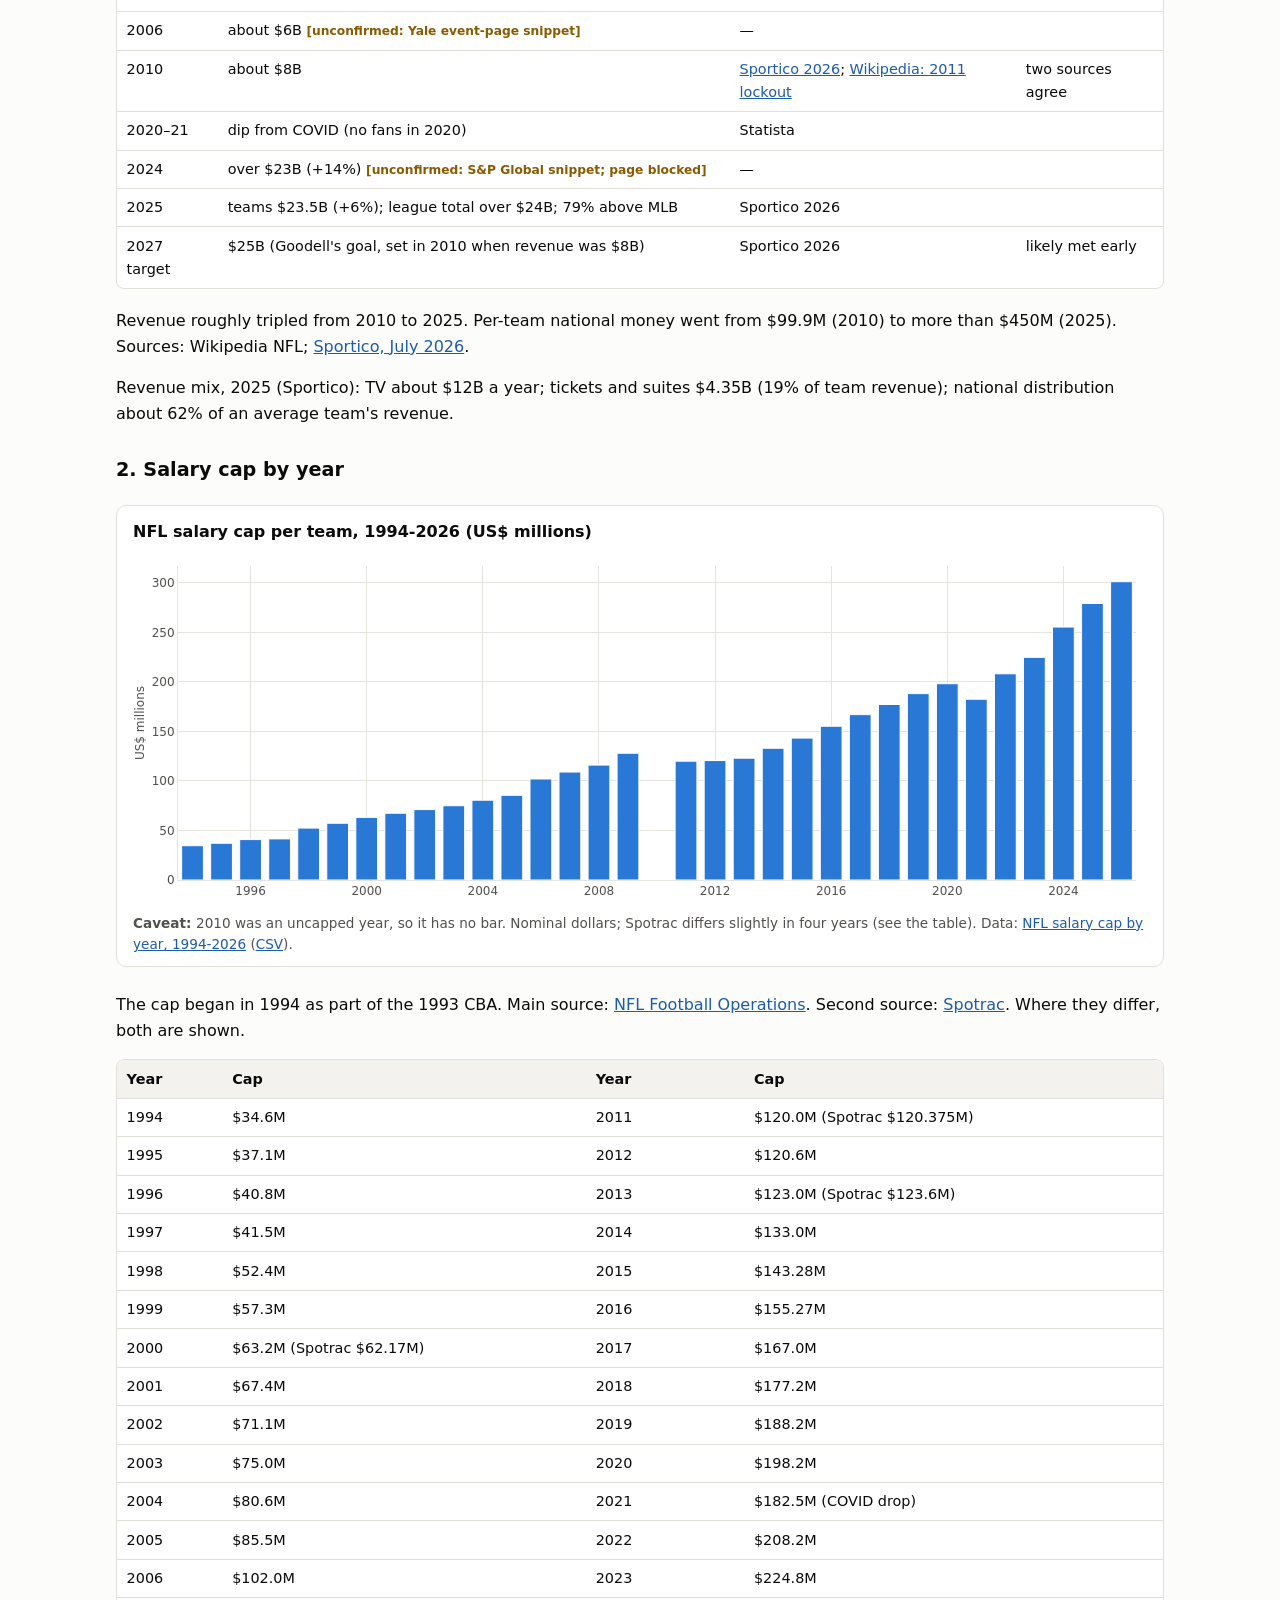
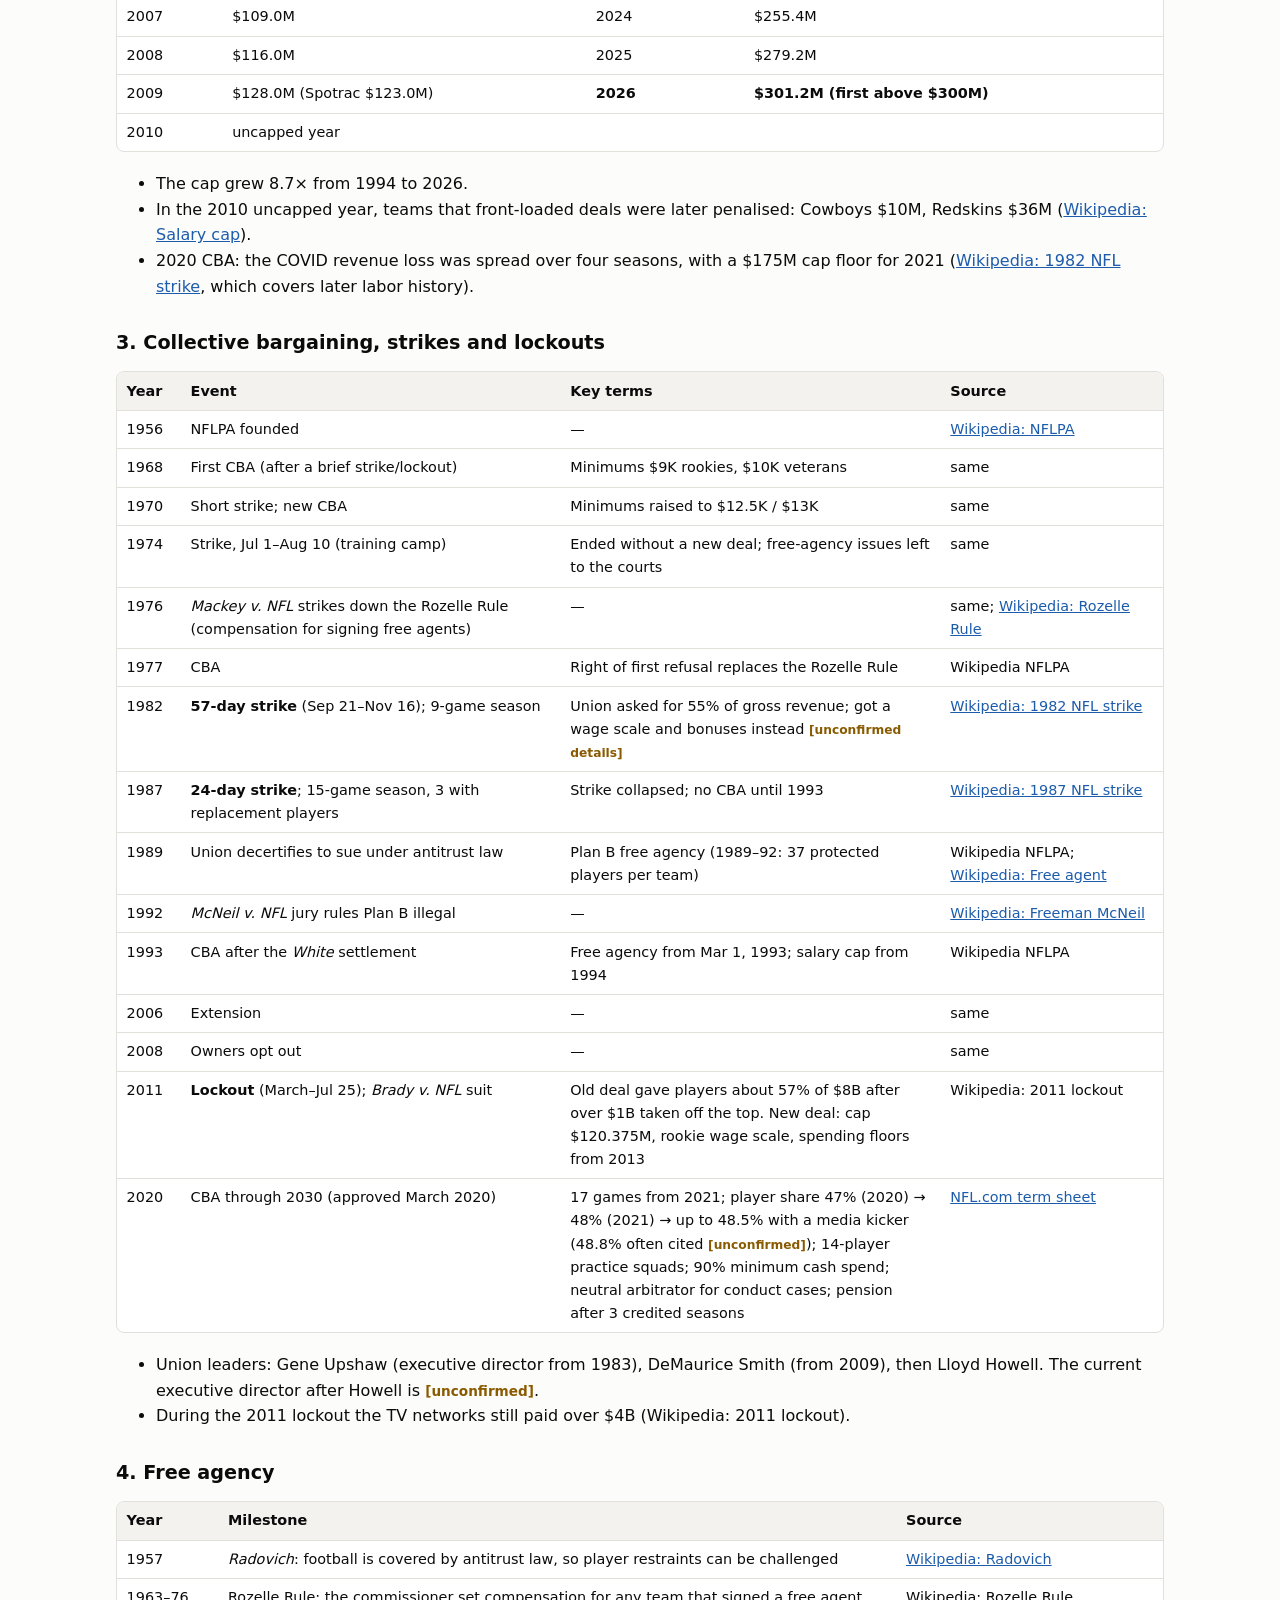
<file: docs/nfl.html>
<!DOCTYPE html>
<html lang="en">
<head>
<meta charset="utf-8">
<meta name="viewport" content="width=device-width, initial-scale=1">
<title>History of the NFL | NFL and Japan Football History</title>
<meta name="description" content="The history of the NFL, 1920 to 2026, with data and sources.">
<meta name="color-scheme" content="light dark">
<link rel="stylesheet" href="assets/style.css">
</head>
<body>
<header class="site-header">
  <div class="inner">
    <a class="brand" href="index.html">NFL and Japan Football History</a>
    <nav aria-label="Main">
      <ul class="nav">
        <li><a href="index.html">Overview</a></li>
        <li><a href="nfl.html" aria-current="page">NFL history</a></li>
        <li><a href="japan.html">Football in Japan</a></li>
        <li><a href="people.html">People</a></li>
        <li><a href="data.html">Data</a></li>
        <li><a href="methodology.html">Methodology</a></li>
      </ul>
    </nav>
  </div>
</header>
<main id="top">

<h1>History of the NFL</h1>
<p class="lede">From the 1920 founding in Canton, Ohio to the streaming era: business and media, labor and salaries, governance, health and safety, the military, culture, and how many people watch.</p>
<p class="compiled">Compiled November 2026 from public sources.</p>
<div class="honesty" role="note">
  <strong>Data honesty:</strong> these are research notes compiled from public sources, not official NFL or JAFA data. Numbers are copied as the sources give them. Values that are unconfirmed, conflicting or seen only in a search snippet stay in the text and in the CSV note columns, and are left out of the charts. Missing years are missing, not zero. <a href="methodology.html">How the research was done</a>.
</div>

<nav class="toc" aria-label="Sections">
  <strong>Sections</strong>
  <ol>
  <li><a href="#nfl-01">01 — NFL timeline, 1920 to November 2026</a></li><li><a href="#nfl-02">02 — Business and media</a></li><li><a href="#nfl-03">03 — Economics and labor</a></li><li><a href="#nfl-04">04 — Player salaries, 1920s to 2026</a></li><li><a href="#nfl-05">05 — Policy and governance</a></li><li><a href="#nfl-06">06 — Health and safety</a></li><li><a href="#nfl-07">07 — Military and government</a></li><li><a href="#nfl-08">08 — Culture and society</a></li><li><a href="#nfl-09">09 — Viewership and fans</a></li>
  </ol>
</nav>


<section id="nfl-01">
<h2 id="nfl-01-01-nfl-timeline-1920-to-november-2026">01 — NFL timeline, 1920 to November 2026</h2>
<p>Compiled 2026-11-05. Facts rest on the sources linked in each section; <strong class="marker m-unconfirmed">[unconfirmed]</strong> marks anything seen only in a search snippet or a single weak source.</p>
<h3 id="nfl-01-1-founding-era-19201945">1. Founding era (1920–1945)</h3>
<div class="table-wrap"><table>
<thead>
<tr>
<th>Year</th>
<th>Event</th>
<th>Source</th>
</tr>
</thead>
<tbody>
<tr>
<td>1920</td>
<td>American Professional Football Association (APFA) founded in Canton, Ohio. Jim Thorpe named president, mostly as a figurehead while still playing for Canton.</td>
<td><a href="https://en.wikipedia.org/wiki/Commissioner_of_the_NFL" rel="noopener">Wikipedia: NFL Commissioner</a></td>
</tr>
<tr>
<td>1921</td>
<td>Joe Carr becomes president; Green Bay Packers join and are caught using college players under false names (first test of league authority).</td>
<td>same</td>
</tr>
<tr>
<td>1922</td>
<td>APFA renamed National Football League.</td>
<td><a href="https://en.wikipedia.org/wiki/National_Football_League" rel="noopener">Wikipedia: National Football League</a></td>
</tr>
<tr>
<td>1920–26</td>
<td>Nine Black players appear in the league; none in 1927; two (Lillard, Kemp) in 1933; then an unwritten colour line, 1934–45.</td>
<td><a href="https://en.wikipedia.org/wiki/History_of_the_National_Football_League" rel="noopener">Wikipedia: History of the NFL</a></td>
</tr>
<tr>
<td>1926</td>
<td>Red Grange's barnstorming pay (about $100K) shows the star-driven economics of the early pro game.</td>
<td><a href="https://www.expensivity.com/pro-football-salary-inflation/" rel="noopener">Expensivity</a></td>
</tr>
<tr>
<td>1927–28</td>
<td>First Asian-American players: Walter Achiu (1927) and Arthur Matsu (1928).</td>
<td>History of the NFL (Wikipedia)</td>
</tr>
<tr>
<td>1933</td>
<td>Steelers and Eagles founded (both still active).</td>
<td>NFL teams table, Wikipedia NFL</td>
</tr>
<tr>
<td>1939–41</td>
<td>Carr dies; Carl Storck president; Jan 17, 1941 title changed to "commissioner"; Elmer Layden first commissioner.</td>
<td>Wikipedia: NFL Commissioner</td>
</tr>
<tr>
<td>1941–45</td>
<td>638 NFL men serve in WWII; 21 (NFL) or 23 (Pro Football Hall of Fame count) die.</td>
<td>see 07, Military and government</td>
</tr>
</tbody>
</table></div>
<h3 id="nfl-01-2-post-war-growth-and-the-rival-leagues-19461969">2. Post-war growth and the rival leagues (1946–1969)</h3>
<div class="table-wrap"><table>
<thead>
<tr>
<th>Year</th>
<th>Event</th>
<th>Source</th>
</tr>
</thead>
<tbody>
<tr>
<td>1946</td>
<td>Bert Bell commissioner. Rams move to Los Angeles and sign Kenny Washington and Woody Strode (the LA Coliseum lease required integration). The rival AAFC's Browns sign Marion Motley and Bill Willis.</td>
<td>History of the NFL; <a href="https://en.wikipedia.org/wiki/Kenny_Washington_(American_football)" rel="noopener">Wikipedia: Kenny Washington</a></td>
</tr>
<tr>
<td>1950</td>
<td>Browns, 49ers, Colts join from the AAFC.</td>
<td>NFL teams table</td>
</tr>
<tr>
<td>1956</td>
<td>NFL Players Association founded.</td>
<td><a href="https://en.wikipedia.org/wiki/National_Football_League_Players_Association" rel="noopener">Wikipedia: NFLPA</a></td>
</tr>
<tr>
<td>1957</td>
<td><em>Radovich v. NFL</em>: Supreme Court rules football, unlike baseball, is subject to antitrust law.</td>
<td><a href="https://en.wikipedia.org/wiki/Radovich_v._National_Football_League" rel="noopener">Wikipedia: Radovich</a></td>
</tr>
<tr>
<td>1959</td>
<td>Bell dies at a game (Oct 11, 1959).</td>
<td>Wikipedia: NFL Commissioner</td>
</tr>
<tr>
<td>1960</td>
<td>Pete Rozelle becomes commissioner. American Football League (AFL) starts play. Cowboys founded.</td>
<td>Wikipedia: NFL Commissioner; NFL teams table</td>
</tr>
<tr>
<td>1961</td>
<td>Sports Broadcasting Act lets leagues pool TV rights. Vikings join.</td>
<td><a href="https://en.wikipedia.org/wiki/Sports_Broadcasting_Act_of_1961" rel="noopener">Wikipedia: SBA 1961</a></td>
</tr>
<tr>
<td>1963</td>
<td>Paul Hornung and Alex Karras suspended for a season for betting on games.</td>
<td><a href="https://en.wikipedia.org/wiki/Alex_Karras" rel="noopener">Wikipedia: Alex Karras</a></td>
</tr>
<tr>
<td>1965</td>
<td>Harris Poll: pro football overtakes baseball as Americans' favourite sport. Joe Namath signs with the AFL Jets for $427,000.</td>
<td>History of the NFL</td>
</tr>
<tr>
<td>1966</td>
<td>AFL–NFL merger announced June 8, 1966; Congress passes the antitrust exemption (PL 89-800). Falcons and (AFL) Dolphins join.</td>
<td><a href="https://en.wikipedia.org/wiki/AFL%E2%80%93NFL_merger" rel="noopener">Wikipedia: AFL–NFL merger</a></td>
</tr>
<tr>
<td>1967</td>
<td>First Super Bowl (Jan 15, 1967); Saints join.</td>
<td><a href="https://en.wikipedia.org/wiki/Super_Bowl" rel="noopener">Wikipedia: Super Bowl</a></td>
</tr>
<tr>
<td>1968</td>
<td>First collective bargaining agreement; Bengals join the AFL.</td>
<td>Wikipedia: NFLPA</td>
</tr>
<tr>
<td>1969</td>
<td>Jets win Super Bowl III, proving AFL parity.</td>
<td><a href="https://en.wikipedia.org/wiki/Super_Bowl_III" rel="noopener">Wikipedia: Super Bowl III</a></td>
</tr>
</tbody>
</table></div>
<h3 id="nfl-01-3-the-merged-league-and-the-tv-era-19701989">3. The merged league and the TV era (1970–1989)</h3>
<div class="table-wrap"><table>
<thead>
<tr>
<th>Year</th>
<th>Event</th>
<th>Source</th>
</tr>
</thead>
<tbody>
<tr>
<td>1970</td>
<td>Full merger: 26 teams, AFC and NFC. <em>Monday Night Football</em> debuts on ABC.</td>
<td><a href="https://awfulannouncing.com/2015/nfl-tv-changed-dramatically-over-the-last-50-years.html" rel="noopener">Awful Announcing</a></td>
</tr>
<tr>
<td>1976</td>
<td><strong>First NFL game outside North America: Cardinals 20–10 Chargers, Korakuen Stadium, Tokyo, Aug 16, 1976</strong> (the "Mainichi Star Bowl"). Seahawks and Buccaneers join.</td>
<td><a href="https://www.nfl.com/news/adventures-abroad-remembering-nfl-s-1976-foray-into-japan-0ap3000000739785" rel="noopener">NFL.com</a>, <a href="https://sports.yahoo.com/article/time-chargers-went-way-tokyo-100000702.html" rel="noopener">Yahoo Sports</a></td>
</tr>
<tr>
<td>1978</td>
<td>First game in Mexico City (preseason).</td>
<td><a href="https://en.wikipedia.org/wiki/American_Bowl" rel="noopener">Wikipedia: American Bowl</a></td>
</tr>
<tr>
<td>1982</td>
<td>57-day players' strike; 9-game season.</td>
<td><a href="https://en.wikipedia.org/wiki/1982_NFL_strike" rel="noopener">Wikipedia: 1982 NFL strike</a></td>
</tr>
<tr>
<td>1983</td>
<td>First London game (preseason, "Global Cup"). USFL starts play in spring.</td>
<td>Wikipedia: American Bowl; <a href="https://en.wikipedia.org/wiki/United_States_Football_League" rel="noopener">Wikipedia: USFL</a></td>
</tr>
<tr>
<td>1986</td>
<td>USFL wins an antitrust verdict but is awarded $1 (trebled to $3); USFL folds. American Bowl series begins.</td>
<td>Wikipedia: USFL</td>
</tr>
<tr>
<td>1987</td>
<td>24-day strike; three games played with replacement players. ESPN becomes the first cable partner. Steroid testing begins.</td>
<td><a href="https://en.wikipedia.org/wiki/1987_NFL_strike" rel="noopener">Wikipedia: 1987 NFL strike</a>; <a href="https://en.wikipedia.org/wiki/Doping_in_American_football" rel="noopener">Wikipedia: Doping in American football</a></td>
</tr>
<tr>
<td>1989</td>
<td>Paul Tagliabue succeeds Rozelle. American Bowl comes to the Tokyo Dome (Rams 16–49ers 13).</td>
<td>Wikipedia: NFL Commissioner; Wikipedia: American Bowl</td>
</tr>
</tbody>
</table></div>
<h3 id="nfl-01-4-free-agency-the-salary-cap-and-the-first-international-push-19902006">4. Free agency, the salary cap and the first international push (1990–2006)</h3>
<div class="table-wrap"><table>
<thead>
<tr>
<th>Year</th>
<th>Event</th>
<th>Source</th>
</tr>
</thead>
<tbody>
<tr>
<td>1991</td>
<td>World League of American Football (later NFL Europe) launches.</td>
<td><a href="https://en.wikipedia.org/wiki/NFL_Europe" rel="noopener">Wikipedia: NFL Europe</a></td>
</tr>
<tr>
<td>1993</td>
<td>New CBA: free agency (from March 1, 1993) in exchange for a salary cap (from 1994). Fox wins NFC rights.</td>
<td>Wikipedia: NFLPA</td>
</tr>
<tr>
<td>1994</td>
<td>Record crowd for an NFL game: 112,376 in Mexico City (preseason).</td>
<td>Wikipedia: American Bowl</td>
</tr>
<tr>
<td>1995</td>
<td>Panthers and Jaguars join. Rams and Raiders leave LA (no LA team until 2016).</td>
<td>NFL teams table; <a href="https://en.wikipedia.org/wiki/National_Football_League_franchise_moves_and_mergers" rel="noopener">Wikipedia: franchise moves</a></td>
</tr>
<tr>
<td>1996</td>
<td>Browns move to Baltimore as the Ravens.</td>
<td>Wikipedia: franchise moves</td>
</tr>
<tr>
<td>1999</td>
<td>New Cleveland Browns begin.</td>
<td>same</td>
</tr>
<tr>
<td>2002</td>
<td>Texans join; 32 teams.</td>
<td>NFL teams table</td>
</tr>
<tr>
<td>2003</td>
<td>Rooney Rule adopted. NFL Network launches.</td>
<td><a href="https://en.wikipedia.org/wiki/Rooney_Rule" rel="noopener">Wikipedia: Rooney Rule</a></td>
</tr>
<tr>
<td>2005</td>
<td><strong>First regular-season game outside the US: Cardinals–49ers, Mexico City, Oct 2, 2005 (103,467).</strong> Last Japan game to date: Falcons 27–Colts 21, Tokyo Dome (preseason).</td>
<td>Wikipedia: American Bowl; <a href="https://www.japantimes.co.jp/sports/2015/02/04/more-sports/football/football-diehards-yearn-nfls-return-japan/" rel="noopener">Japan Times 2015</a></td>
</tr>
<tr>
<td>2006</td>
<td>Roger Goodell becomes commissioner (Sept 1).</td>
<td>Wikipedia: NFL Commissioner</td>
</tr>
</tbody>
</table></div>
<h3 id="nfl-01-5-the-international-and-streaming-era-20072026">5. The international and streaming era (2007–2026)</h3>
<div class="table-wrap"><table>
<thead>
<tr>
<th>Year</th>
<th>Event</th>
<th>Source</th>
</tr>
</thead>
<tbody>
<tr>
<td>2007</td>
<td>NFL Europe folds (June). First regular-season game in London (Dolphins–Giants, Wembley, Oct 28).</td>
<td><a href="https://www.espn.com/nfl/news/story?id=2920738" rel="noopener">ESPN 2007</a>; History of the NFL</td>
</tr>
<tr>
<td>2011</td>
<td>Lockout (from March) ends Jul 25; rookie wage scale introduced.</td>
<td><a href="https://en.wikipedia.org/wiki/2011_NFL_lockout" rel="noopener">Wikipedia: 2011 lockout</a></td>
</tr>
<tr>
<td>2013</td>
<td>$765M concussion settlement announced (later uncapped).</td>
<td><a href="https://en.wikipedia.org/wiki/Concussions_in_American_football" rel="noopener">Wikipedia: Concussions in American football</a></td>
</tr>
<tr>
<td>2015</td>
<td>League office gives up tax-exempt status.</td>
<td>Wikipedia: NFL</td>
</tr>
<tr>
<td>2016</td>
<td>Rams return to LA; Kaepernick protests begin. Regular-season games return to Mexico City (Raiders–Texans, Estadio Azteca).</td>
<td>History of the NFL</td>
</tr>
<tr>
<td>2017</td>
<td>Chargers move to LA; Amazon begins streaming TNF simulcasts.</td>
<td><a href="https://en.wikipedia.org/wiki/Thursday_Night_Football" rel="noopener">Wikipedia: Thursday Night Football</a></td>
</tr>
<tr>
<td>2018</td>
<td><em>Murphy v. NCAA</em> ends the federal ban on sports betting.</td>
<td><a href="https://uclawreview.org/2022/05/02/if-you-cant-beat-em-join-em-professional-sports-leagues-sports-betting-sponsorships-and-how-to-handle-players-who-bet-on-games/" rel="noopener">UC Law Review</a></td>
</tr>
<tr>
<td>2020</td>
<td>Raiders move to Las Vegas. New CBA (to 2030); 17-game season from 2021.</td>
<td>Wikipedia: franchise moves; <a href="https://www.nfl.com/news/full-term-sheet-of-proposed-collective-bargaining-agreement-0ap3000001102608" rel="noopener">NFL.com term sheet</a></td>
</tr>
<tr>
<td>2021</td>
<td>11-year media deals (2023–2033) worth over $100B; first sportsbook partners (Caesars, DraftKings, FanDuel).</td>
<td><a href="https://www.cnbc.com/2021/03/18/nfl-media-rights-deal-2023-2033-amazon-gets-exclusive-thursday-night.html" rel="noopener">CNBC</a>; UC Law Review</td>
</tr>
<tr>
<td>2022</td>
<td>Global Markets Program launches; Munich hosts the first regular-season game in Germany; Amazon's exclusive TNF begins.</td>
<td><a href="https://media.nfl.com/news-and-releases/international/nfl-s-global-markets-program-expands-in-2026-with-addition-of-it" rel="noopener">NFL GMP release</a>; Wikipedia: Thursday Night Football</td>
</tr>
<tr>
<td>2023</td>
<td>Sunday Ticket moves to YouTube TV.</td>
<td><a href="https://en.wikipedia.org/wiki/NFL_Sunday_Ticket" rel="noopener">Wikipedia: Sunday Ticket</a></td>
</tr>
<tr>
<td>2024</td>
<td>First game in Brazil (São Paulo); Netflix gets Christmas games; private-equity stakes allowed.</td>
<td>Wikipedia: NFL; <a href="https://qz.com/nfl-most-valuable-team-2026" rel="noopener">Quartz</a></td>
</tr>
<tr>
<td>2025</td>
<td>Brazil game streamed free worldwide on YouTube. Super Bowl LIX sets the US TV record (127.7M average). Paul Tagliabue dies (Nov 9).</td>
<td><a href="https://en.wikipedia.org/wiki/NFL_International_Series" rel="noopener">Wikipedia: NFL International Series</a>; Wikipedia: Super Bowl; Wikipedia: NFL Commissioner</td>
</tr>
<tr>
<td>2026</td>
<td>ESPN takes over NFL Network; NFL takes 10% of ESPN (closed about Feb 1). Record 9 international games, first in Melbourne, Rio de Janeiro and Paris. Salary cap passes $300M. Mahomes signs a record $64M-a-year deal (June).</td>
<td><a href="https://www.espn.com/espn/story/_/id/47793895/regulators-ok-espn-purchase-nfl-network-redzone-rights-nfl-equity-stake" rel="noopener">ESPN</a>; <a href="https://media.nfl.com/news-and-releases/international/nfl-unveils-2026-international-games-schedule" rel="noopener">NFL 2026 schedule</a>; <a href="https://operations.nfl.com/calendar-events/nfl-free-agency/nfl-salary-cap" rel="noopener">NFL Ops cap</a></td>
</tr>
</tbody>
</table></div>
<h3 id="nfl-01-6-league-size-over-time">6. League size over time</h3>
<figure class="chart" id="chart-league-size">
  <div class="chart-title">Number of NFL teams at each expansion step</div>
  
  <div class="plot" data-chart="league-size" role="img" aria-label="Chart: Number of NFL teams at each expansion step. The same data is in the nearby table and the CSV."></div>
  <figcaption><span class="caveat">Only the steps listed in the research table; the 1960 point counts NFL teams only (the AFL had 8 more).</span> Data: <a href="data.html#nfl_league_size">NFL league size over time</a> (<a href="data/nfl_league_size.csv">CSV</a>).</figcaption>
</figure>
<div class="table-wrap"><table>
<thead>
<tr>
<th>Year</th>
<th>Teams</th>
<th>What changed</th>
<th>Source</th>
</tr>
</thead>
<tbody>
<tr>
<td>1960</td>
<td>13 NFL + 8 AFL</td>
<td>AFL begins; Cowboys</td>
<td>NFL teams table</td>
</tr>
<tr>
<td>1970</td>
<td>26</td>
<td>Merger complete</td>
<td>AFL–NFL merger</td>
</tr>
<tr>
<td>1976</td>
<td>28</td>
<td>Seahawks, Buccaneers</td>
<td>NFL teams table</td>
</tr>
<tr>
<td>1995</td>
<td>30</td>
<td>Panthers, Jaguars</td>
<td>same</td>
</tr>
<tr>
<td>1999</td>
<td>31</td>
<td>Browns restored</td>
<td>same</td>
</tr>
<tr>
<td>2002</td>
<td>32</td>
<td>Texans</td>
<td>same</td>
</tr>
</tbody>
</table></div>
<p>No expansion since 2002. Growth has instead come from relocations to bigger markets (LA, Las Vegas) and international games.</p>
<h3 id="nfl-01-sources">Sources</h3>
<p><strong>Answered:</strong> Wikipedia articles (NFL, History of the NFL, Commissioner, AFL–NFL merger, American Bowl, franchise moves, NFL Europe, Rooney Rule, USFL, Radovich, SBA, strike and lockout articles, Super Bowl, Thursday Night Football, Sunday Ticket, International Series, Doping in American football); NFL.com and Yahoo Sports on the 1976 Tokyo game; Japan Times (2015); NFL media releases (2026 schedule, Global Markets Program); ESPN; CNBC; UC Law Review; Awful Announcing; Quartz; NFL Operations.</p>
<p><strong>Came up empty:</strong> The Wikipedia "Expansion of the National Football League" page doesn't exist (404), so expansion years come from the team table on the main NFL article. Wikipedia rate limits (429) slowed fetches but didn't block any article.</p>
<p class="back-top"><a href="#top">Back to top</a></p>
</section>

<section id="nfl-02">
<h2 id="nfl-02-02-business-and-media">02 — Business and media</h2>
<p>Compiled 2026-11-05. <strong class="marker m-unconfirmed">[unconfirmed]</strong> = search snippet only or a single weak source.</p>
<h3 id="nfl-02-1-how-the-league-is-organised">1. How the league is organised</h3>
<ul>
<li><strong>Structure:</strong> 32 privately owned clubs (the Green Bay Packers are fan-owned; a share cost $300 in the 2026 report) plus a league office that negotiates national media, sponsorship and licensing. Owners vote on rules, relocation and new owners. Sources: <a href="https://sports.yahoo.com/articles/y-sports-biz-cheese-squeezed-financially-154014025.html" rel="noopener">Yahoo Sports, Packers 2026</a>, <a href="https://en.wikipedia.org/wiki/National_Football_League" rel="noopener">Wikipedia: NFL</a>.</li>
<li><strong>Long-term ownership:</strong> 23 of 32 teams have had the same owner or family for 20 years or more. Private-equity funds may hold minority stakes since 2024. Source: <a href="https://qz.com/nfl-most-valuable-team-2026" rel="noopener">Quartz, Forbes 2026 valuations</a>.</li>
<li><strong>Tax status:</strong> the league office was a 501(c)(6) non-profit trade association until it gave up the status in 2015. Goodell called it a "distraction", and the change cost about $10M a year in tax. The clubs were always taxable. Source: Wikipedia NFL.</li>
<li><strong>Antitrust footing:</strong> the 1961 Sports Broadcasting Act lets the clubs sell TV rights as one package. <em>American Needle</em> (2010) held that clubs are separate businesses for antitrust purposes. See 03, Economics and labor.</li>
</ul>
<h3 id="nfl-02-2-revenue-sharing">2. Revenue sharing</h3>
<p>National money (TV, national sponsorship, licensing) is split equally among the 32 clubs. That covers international game income too, since it flows to the league.</p>
<div class="table-wrap"><table>
<thead>
<tr>
<th>Measure</th>
<th>Figure</th>
<th>Source</th>
</tr>
</thead>
<tbody>
<tr>
<td>National revenue, 2025</td>
<td>about $14.5B, more than $450M per team (+~5%)</td>
<td><a href="https://www.sportico.com/leagues/football/2026/nfl-2025-national-revenue-per-team-1234939659/" rel="noopener">Sportico, July 2026</a></td>
</tr>
<tr>
<td>National share of an average team's revenue</td>
<td>about 62%</td>
<td><a href="https://www.sportico.com/feature/how-nfl-teams-owners-make-money-1234795113/" rel="noopener">Sportico, 2026</a></td>
</tr>
<tr>
<td>Teams earning more locally than nationally</td>
<td>2 (Cowboys, Rams)</td>
<td>same</td>
</tr>
<tr>
<td>Shared gate (visiting-team share of tickets)</td>
<td>34% of ticket revenue pooled; about $30M per team</td>
<td>both Sportico pieces</td>
</tr>
<tr>
<td>National payout vs other leagues</td>
<td>larger than NBA, NHL and MLB payouts combined</td>
<td>Sportico, July 2026</td>
</tr>
<tr>
<td>Per-team TV money over time</td>
<td>$99.9M (2010) → $255M (2019) → $416M–$433M (2024 season)</td>
<td>Wikipedia NFL; <a href="https://judiciary.house.gov/sites/evo-subsites/republicans-judiciary.house.gov/files/evo-media-document/nfl-sba-report-final.pdf" rel="noopener">House Judiciary SBA report, June 2026</a></td>
</tr>
<tr>
<td>Green Bay, 2025-26 fiscal year</td>
<td>revenue $753M; national $453M (60/40 national/local); $1.1M operating loss</td>
<td>Yahoo Sports, Packers</td>
</tr>
<tr>
<td>Projection</td>
<td>above $800M per team by 2035</td>
<td>Sportico, July 2026</td>
</tr>
</tbody>
</table></div>
<p>Total league revenue is in 03, Economics and labor.</p>
<h3 id="nfl-02-3-tv-and-media-deals-by-era">3. TV and media deals by era</h3>
<figure class="chart" id="chart-media-deals">
  <div class="chart-title">National TV contract totals as reported (US$ millions, log scale)</div>
  
  <div class="plot" data-chart="media-deals" role="img" aria-label="Chart: National TV contract totals as reported (US$ millions, log scale). The same data is in the nearby table and the CSV."></div>
  <figcaption><span class="caveat">Totals cover different numbers of years and packages; 2014-22 is broadcast only and 2023-33 is &#39;over $100B&#39;. Nominal dollars. Log scale: each gridline is ten times the last.</span> Data: <a href="data.html#nfl_media_rights_deals">National media-rights deals by era</a> (<a href="data/nfl_media_rights_deals.csv">CSV</a>).</figcaption>
</figure>
<div class="table-wrap"><table>
<thead>
<tr>
<th>Years</th>
<th>Deal</th>
<th>Value</th>
<th>Source</th>
</tr>
</thead>
<tbody>
<tr>
<td>1960</td>
<td>All teams sell TV rights separately</td>
<td>$2.577M total; best team $445K, worst $117K</td>
<td>House SBA report</td>
</tr>
<tr>
<td>1961</td>
<td>First pooled NFL deal (CBS) after the SBA</td>
<td>$4.65M a year, about $310K per team</td>
<td>House SBA report</td>
</tr>
<tr>
<td>1964–65</td>
<td>CBS</td>
<td>$28.2M for 2 years</td>
<td><a href="https://awfulannouncing.com/2015/nfl-tv-changed-dramatically-over-the-last-50-years.html" rel="noopener">Awful Announcing</a></td>
</tr>
<tr>
<td>1965–69</td>
<td>AFL on NBC</td>
<td>$36M over 5 years (the money that kept the AFL alive)</td>
<td>same</td>
</tr>
<tr>
<td>1967</td>
<td>Super Bowl I on CBS and NBC</td>
<td>$9.5M</td>
<td>same</td>
</tr>
<tr>
<td>1970–73</td>
<td>CBS, NBC, plus ABC <em>Monday Night Football</em> ($8M a year)</td>
<td>$156M over 4 years (CBS and NBC)</td>
<td>same</td>
</tr>
<tr>
<td>1974–77</td>
<td>Renewal</td>
<td>$218M over 4 years</td>
<td>same</td>
</tr>
<tr>
<td>1978–81</td>
<td>Renewal</td>
<td>$646M over 4 years</td>
<td>same</td>
</tr>
<tr>
<td>1982–86</td>
<td>Renewal</td>
<td>$2.1B over 5 years</td>
<td>same</td>
</tr>
<tr>
<td>1987–89</td>
<td>ESPN joins (first cable deal)</td>
<td>$1.43B over 3 years</td>
<td>same</td>
</tr>
<tr>
<td>1990–93</td>
<td>TNT added</td>
<td>$900M a year ($3.6B)</td>
<td>same</td>
</tr>
<tr>
<td>1994–97</td>
<td>Fox takes NFC ($395M a year); Sunday Ticket starts 1994</td>
<td>$4.39B</td>
<td>same</td>
</tr>
<tr>
<td>1998–2005</td>
<td>8-year deals; CBS returns with the AFC ($500M a year)</td>
<td>$17.6B</td>
<td>same; <a href="https://www.upi.com/Archives/1998/02/11/Aikman-restructures-contracts/4069887173200/" rel="noopener">UPI 1998</a></td>
</tr>
<tr>
<td>2006–13</td>
<td>ESPN takes MNF (over $1B a year); NBC Sunday night</td>
<td>about $22.4B</td>
<td>Awful Announcing</td>
</tr>
<tr>
<td>2014–22</td>
<td>Renewals; DirecTV Sunday Ticket ~$1.5B a year; CBS TNF $275M</td>
<td>about $27B (broadcast) + about $12B (DirecTV, 8 years)</td>
<td>same</td>
</tr>
<tr>
<td>2023–33</td>
<td>11-year deals: Disney ~$2.7B a year, CBS $2.1B, NBC ~$2B, Fox &gt;$2B, Amazon ~$1B (exclusive TNF)</td>
<td>over $100B (Sportico calls it about $125B with later add-ons)</td>
<td><a href="https://www.cnbc.com/2021/03/18/nfl-media-rights-deal-2023-2033-amazon-gets-exclusive-thursday-night.html" rel="noopener">CNBC 2021</a>; Sportico</td>
</tr>
<tr>
<td>2023–</td>
<td>Sunday Ticket on YouTube</td>
<td>about $2B a year <strong class="marker m-unconfirmed">[unconfirmed]</strong></td>
<td><a href="https://en.wikipedia.org/wiki/NFL_Sunday_Ticket" rel="noopener">Wikipedia: Sunday Ticket</a></td>
</tr>
<tr>
<td>2024–</td>
<td>Netflix Christmas games (worldwide streaming)</td>
<td>not disclosed</td>
<td>Wikipedia NFL</td>
</tr>
<tr>
<td>2026</td>
<td>ESPN takes over NFL Network, RedZone distribution and NFL Fantasy; NFL gets 10% of ESPN</td>
<td>equity swap</td>
<td><a href="https://www.espn.com/espn/story/_/id/47793895/regulators-ok-espn-purchase-nfl-network-redzone-rights-nfl-equity-stake" rel="noopener">ESPN</a></td>
</tr>
</tbody>
</table></div>
<p>Notes:
- Owners can opt out of the current deals after the 2029 season (Sportico; Quartz says after 2029/2030). The next round of talks is the biggest money event on the horizon.
- Media is close to half of all league earnings (<a href="https://sports.yahoo.com/articles/nfl-previous-push-europe-lost-070000673.html" rel="noopener">Yahoo Sports, Aug 2026</a>). Sportico puts TV at about $12B a year.
- Viewership: Super Bowl LIX (Feb 2025) holds the US record at 127.7M average viewers (<a href="https://en.wikipedia.org/wiki/Super_Bowl" rel="noopener">Wikipedia: Super Bowl</a>). Amazon's TNF averaged 15.3M in 2025, its record (<a href="https://en.wikipedia.org/wiki/Thursday_Night_Football" rel="noopener">Wikipedia: TNF</a>).
- Legal pressure on the SBA: in June 2024 a jury awarded $4.6B (trebled to over $14B) in the Sunday Ticket class action. The judge set the verdict aside and it is on appeal. A House Judiciary staff report (June 2026) calls the SBA a "special-interest antitrust exemption". Source: House SBA report.</p>
<h3 id="nfl-02-4-streaming-milestones">4. Streaming milestones</h3>
<div class="table-wrap"><table>
<thead>
<tr>
<th>Year</th>
<th>Milestone</th>
<th>Source</th>
</tr>
</thead>
<tbody>
<tr>
<td>2016</td>
<td>Twitter streams TNF (first digital sublicence)</td>
<td>Wikipedia TNF</td>
</tr>
<tr>
<td>2017</td>
<td>Amazon Prime Video streams TNF simulcasts</td>
<td>same</td>
</tr>
<tr>
<td>2022</td>
<td>Amazon gets exclusive TNF (first package sold to a streamer)</td>
<td>same</td>
</tr>
<tr>
<td>2023</td>
<td>Sunday Ticket moves to YouTube TV ($240–$480 a season)</td>
<td>Wikipedia Sunday Ticket; House SBA report</td>
</tr>
<tr>
<td>2024</td>
<td>Peacock exclusive games; Netflix Christmas Day games</td>
<td>Wikipedia NFL</td>
</tr>
<tr>
<td>2025</td>
<td>Brazil opener free on YouTube worldwide</td>
<td><a href="https://en.wikipedia.org/wiki/NFL_International_Series" rel="noopener">Wikipedia: International Series</a></td>
</tr>
</tbody>
</table></div>
<h3 id="nfl-02-5-sponsorship-and-advertising">5. Sponsorship and advertising</h3>
<div class="table-wrap"><table>
<thead>
<tr>
<th>Item</th>
<th>Figure</th>
<th>Source</th>
</tr>
</thead>
<tbody>
<tr>
<td>League sponsorship revenue, 2025</td>
<td>record $2.7B <strong class="marker m-unconfirmed">[unconfirmed: Statista snippet]</strong></td>
<td><a href="https://www.statista.com/statistics/193457/total-league-revenue-of-the-nfl-since-2005/" rel="noopener">Statista</a></td>
</tr>
<tr>
<td>Sportsbook partners (Caesars, DraftKings, FanDuel), 2021</td>
<td>close to $1B in total</td>
<td><a href="https://uclawreview.org/2022/05/02/if-you-cant-beat-em-join-em-professional-sports-leagues-sports-betting-sponsorships-and-how-to-handle-players-who-bet-on-games/" rel="noopener">UC Law Review</a></td>
</tr>
<tr>
<td>Super Bowl 30-second ad</td>
<td>about $4.5M (2015); $5–5.6M (2020); up to $7M (2022)</td>
<td><a href="https://en.wikipedia.org/wiki/Super_Bowl_advertising" rel="noopener">Wikipedia: Super Bowl advertising</a></td>
</tr>
<tr>
<td>Sunday Night Football 30-second ad, 2017</td>
<td>about $700K</td>
<td>same</td>
</tr>
</tbody>
</table></div>
<h3 id="nfl-02-6-team-values-over-time">6. Team values over time</h3>
<figure class="chart" id="chart-franchise-values">
  <div class="chart-title">Average NFL team value (US$ billions)</div>
  
  <div class="plot" data-chart="franchise-values" role="img" aria-label="Chart: Average NFL team value (US$ billions). The same data is in the nearby table and the CSV."></div>
  <figcaption><span class="caveat">Publication estimates, not audited values; Forbes figures come via Quartz. No average before 2022 was collected.</span> Data: <a href="data.html#nfl_franchise_values">NFL franchise values over time</a> (<a href="data/nfl_franchise_values.csv">CSV</a>).</figcaption>
</figure>
<div class="table-wrap"><table>
<thead>
<tr>
<th>Year</th>
<th>Average team value</th>
<th>Top team</th>
<th>Source</th>
</tr>
</thead>
<tbody>
<tr>
<td>1961</td>
<td>Browns bought for $4M</td>
<td>—</td>
<td>House SBA report</td>
</tr>
<tr>
<td>2016</td>
<td>—</td>
<td>Cowboys first sports team above $4B</td>
<td><a href="https://en.wikipedia.org/wiki/Forbes_list_of_the_most_valuable_sports_teams" rel="noopener">Wikipedia: Forbes list</a></td>
</tr>
<tr>
<td>2022</td>
<td>$4.5B</td>
<td>Cowboys</td>
<td>Quartz</td>
</tr>
<tr>
<td>2023</td>
<td>Commanders sold for $6.05B (then a record)</td>
<td>—</td>
<td>House SBA report</td>
</tr>
<tr>
<td>2025</td>
<td>$7.1B (Forbes); $7.13B (Sportico)</td>
<td>Cowboys $12.8B (Sportico)</td>
<td>Quartz; Wikipedia NFL</td>
</tr>
<tr>
<td>2026</td>
<td><strong>$9.5B (+34%)</strong>, all 32 at least $8B, 10 above $10B, total over $300B (Forbes). Sportico: $9.34B (+31%).</td>
<td>Cowboys $17B (20th year at #1)</td>
<td>Quartz; Sportico</td>
</tr>
<tr>
<td>2026</td>
<td>Seahawks sold for a record $9.612B (approved Aug 26, 2026)</td>
<td>—</td>
<td><strong class="marker m-unconfirmed">[unconfirmed: search snippets]</strong></td>
</tr>
</tbody>
</table></div>
<p>Top 10 by Forbes, 2026 (Quartz): Cowboys $17B, Rams $13.5B, Giants $12B, Patriots $10.6B, 49ers $10.5B, Dolphins $10.4B, Jets $10.35B, Raiders $10.3B, Eagles $10.25B, Falcons $10.1B. The average team is worth 13.4× revenue (8.3× in 2022).</p>
<h3 id="nfl-02-7-stadium-financing">7. Stadium financing</h3>
<ul>
<li>Most NFL stadiums since the 1990s used a mix of public money (local taxes, bonds) and private money. The league also lends to clubs under its G-4 (later G-5) stadium loan programme. <strong class="marker m-unconfirmed">[unconfirmed: not opened in this research; check before using numbers]</strong></li>
<li>Relocations follow stadium deals: Rams to LA (2016, privately financed SoFi Stadium), Chargers to LA (2017), Raiders to Las Vegas (2020, Allegiant Stadium with public hotel-tax funding). Source for the moves: <a href="https://en.wikipedia.org/wiki/National_Football_League_franchise_moves_and_mergers" rel="noopener">Wikipedia: franchise moves</a>. The financing details are <strong class="marker m-unconfirmed">[unconfirmed]</strong>.</li>
<li>Gap: no public-subsidy totals were collected.</li>
</ul>
<h3 id="nfl-02-8-international-business">8. International business</h3>
<h4 id="nfl-02-8a-games-abroad">8a. Games abroad</h4>
<div class="table-wrap"><table>
<thead>
<tr>
<th>Year(s)</th>
<th>Market</th>
<th>Format</th>
<th>Source</th>
</tr>
</thead>
<tbody>
<tr>
<td>1976</td>
<td><strong>Tokyo (Korakuen)</strong>: Cardinals 20–10 Chargers, about 38,000–40,000 fans</td>
<td>Preseason; NFL-authorised but privately promoted by Frank Takahashi, who hoped to own a Tokyo team; sponsored by Mainichi Shimbun and Sports Nippon</td>
<td><a href="https://www.nfl.com/news/adventures-abroad-remembering-nfl-s-1976-foray-into-japan-0ap3000000739785" rel="noopener">NFL.com</a>; <a href="https://sports.yahoo.com/article/time-chargers-went-way-tokyo-100000702.html" rel="noopener">Yahoo Sports</a>; <a href="https://en.wikipedia.org/wiki/American_Bowl" rel="noopener">Wikipedia: American Bowl</a></td>
</tr>
<tr>
<td>1978</td>
<td>Mexico City</td>
<td>Preseason</td>
<td>Wikipedia: American Bowl</td>
</tr>
<tr>
<td>1983</td>
<td>London</td>
<td>Preseason ("Global Cup")</td>
<td>same</td>
</tr>
<tr>
<td>1986–2005</td>
<td>American Bowl series (London, Tokyo, Osaka, Berlin, Barcelona, Mexico City, Toronto, Sydney and others)</td>
<td>Preseason</td>
<td>same</td>
</tr>
<tr>
<td>1989–2005</td>
<td><strong>Japan: 13 American Bowls (12 Tokyo Dome, 1 Osaka Dome)</strong></td>
<td>Preseason</td>
<td>same (see table 8b)</td>
</tr>
<tr>
<td>1991–2007</td>
<td>WLAF / NFL Europe</td>
<td>Development league</td>
<td><a href="https://en.wikipedia.org/wiki/NFL_Europe" rel="noopener">Wikipedia: NFL Europe</a></td>
</tr>
<tr>
<td>2005</td>
<td>Mexico City: Cardinals–49ers, 103,467</td>
<td>First regular-season game abroad</td>
<td>Wikipedia: American Bowl</td>
</tr>
<tr>
<td>2007–</td>
<td>London (45 UK games by 2026)</td>
<td>Regular season</td>
<td><a href="https://media.nfl.com/news-and-releases/international/nfl-unveils-2026-international-games-schedule" rel="noopener">NFL 2026 schedule</a></td>
</tr>
<tr>
<td>2005, 2016–</td>
<td>Mexico City (6th regular-season game in 2026)</td>
<td>Regular season</td>
<td>same</td>
</tr>
<tr>
<td>2022–</td>
<td>Germany: Munich, Frankfurt, Berlin (6th game in 2026)</td>
<td>Regular season</td>
<td>same</td>
</tr>
<tr>
<td>2024–</td>
<td>Brazil: São Paulo, then Rio (3rd game in 2026)</td>
<td>Regular season</td>
<td>same</td>
</tr>
<tr>
<td>2025</td>
<td>More European venues (Berlin per DW; Dublin and Madrid <strong class="marker m-unconfirmed">[unconfirmed list]</strong>)</td>
<td>Regular season</td>
<td>DW</td>
</tr>
<tr>
<td>2026</td>
<td><strong>Record 9 games</strong>: Melbourne, Rio, London ×3, Paris, Madrid, Munich, Mexico City</td>
<td>Regular season</td>
<td>same</td>
</tr>
</tbody>
</table></div>
<p>62 regular-season games had been played abroad by the 2026 release. No regular-season game has been played in Asia.</p>
<h4 id="nfl-02-8b-american-bowls-in-japan">8b. American Bowls in Japan</h4>
<div class="table-wrap"><table>
<thead>
<tr>
<th>Year</th>
<th>Result</th>
<th>Venue</th>
</tr>
</thead>
<tbody>
<tr>
<td>1989</td>
<td>Rams 16, 49ers 13</td>
<td>Tokyo Dome</td>
</tr>
<tr>
<td>1990</td>
<td>Broncos 10, Seahawks 7</td>
<td>Tokyo Dome</td>
</tr>
<tr>
<td>1991</td>
<td>Dolphins 19, Raiders 17</td>
<td>Tokyo Dome</td>
</tr>
<tr>
<td>1992</td>
<td>Oilers 34, Cowboys 23</td>
<td>Tokyo Dome (read from table layout)</td>
</tr>
<tr>
<td>1993</td>
<td>Saints 28, Eagles 16</td>
<td>Tokyo Dome</td>
</tr>
<tr>
<td>1994</td>
<td>Vikings 17, Chiefs 9</td>
<td>Tokyo Dome</td>
</tr>
<tr>
<td>1995</td>
<td>Broncos 24, 49ers 10</td>
<td>Tokyo Dome</td>
</tr>
<tr>
<td>1996</td>
<td>Chargers 20, Steelers 10</td>
<td>Tokyo Dome</td>
</tr>
<tr>
<td>1998</td>
<td>Packers 27, Chiefs 24</td>
<td>Tokyo Dome</td>
</tr>
<tr>
<td>2000</td>
<td>Falcons 20, Cowboys 9</td>
<td>Tokyo Dome</td>
</tr>
<tr>
<td>2002</td>
<td>Redskins 38, 49ers 7</td>
<td>Osaka Dome</td>
</tr>
<tr>
<td>2003</td>
<td>Buccaneers 30, Jets 14</td>
<td>Tokyo Dome</td>
</tr>
<tr>
<td>2005</td>
<td>Falcons 27, Colts 21</td>
<td>Tokyo Dome</td>
</tr>
</tbody>
</table></div>
<p>Source: <a href="https://en.wikipedia.org/wiki/American_Bowl" rel="noopener">Wikipedia: American Bowl</a> table. The 2005 Tokyo Dome game is also confirmed by the <a href="https://www.japantimes.co.jp/sports/2015/02/04/more-sports/football/football-diehards-yearn-nfls-return-japan/" rel="noopener">Japan Times (2015)</a>. In 2015 the Japan Times wrote that fans had gone a decade without a game. From 1977 to 1993 Tokyo also hosted a US college regular-season game, the Mirage Bowl / Coca-Cola Classic (<a href="https://en.wikipedia.org/wiki/Coca-Cola_Classic_(college_football)" rel="noopener">Wikipedia</a>).</p>
<h4 id="nfl-02-8c-global-markets-program-gmp">8c. Global Markets Program (GMP)</h4>
<ul>
<li>Launched in 2022. Gives clubs marketing rights in foreign markets. All 32 clubs and 22 markets take part in 2026, and Italy was added that year. Source: <a href="https://media.nfl.com/news-and-releases/international/nfl-s-global-markets-program-expands-in-2026-with-addition-of-it" rel="noopener">NFL GMP release, 2026</a>.</li>
<li><strong>Japan is assigned to one club only, the Los Angeles Rams.</strong> The Rams also hold Australia, China, South Korea, Mexico, New Zealand and the UAE. Big European markets such as Germany and the UK each have many clubs. Same source.</li>
<li>The league's head of international is Gerrit Meier. League offices abroad include Mexico (opened 1998) and Germany (Düsseldorf, 2023) (<a href="https://en.wikipedia.org/wiki/History_of_the_National_Football_League" rel="noopener">Wikipedia: History of the NFL</a>).</li>
</ul>
<h4 id="nfl-02-8d-nfl-europe">8d. NFL Europe</h4>
<div class="table-wrap"><table>
<thead>
<tr>
<th>Fact</th>
<th>Figure</th>
<th>Source</th>
</tr>
</thead>
<tbody>
<tr>
<td>Years</td>
<td>1991–92 as WLAF, back 1995, folded June 2007</td>
<td>Wikipedia NFL Europe</td>
</tr>
<tr>
<td>Loss</td>
<td>about $30M a year by the end</td>
<td><a href="https://www.espn.com/nfl/news/story?id=2920738" rel="noopener">ESPN 2007</a>; <a href="https://www.dw.com/en/the-fight-for-american-football-in-europe/a-75755113" rel="noopener">DW</a></td>
</tr>
<tr>
<td>Total loss</td>
<td>about $400M over 16 years (outside analysis)</td>
<td><a href="https://sports.yahoo.com/articles/nfl-previous-push-europe-lost-070000673.html" rel="noopener">Yahoo Sports, Aug 2026</a></td>
</tr>
<tr>
<td>TV</td>
<td>never had a TV deal in its own markets</td>
<td>same</td>
</tr>
<tr>
<td>What replaced it</td>
<td>regular-season games with real NFL teams (2007 on)</td>
<td>ESPN 2007</td>
</tr>
</tbody>
</table></div>
<h3 id="nfl-02-sources">Sources</h3>
<p><strong>Answered:</strong> Sportico (two 2026 pieces), Yahoo Sports (Packers; Europe), Quartz (Forbes 2026), House Judiciary SBA staff report (PDF), Awful Announcing, UPI, CNBC, ESPN, Wikipedia (NFL, Sunday Ticket, TNF, Super Bowl, Super Bowl advertising, Forbes list, American Bowl, NFL Europe, International Series, franchise moves, Coca-Cola Classic), NFL media releases, NFL.com, Japan Times, DW, UC Law Review.</p>
<p><strong>Came up empty or partial:</strong>
- Forbes and S&amp;P Global pages returned 403 to the local scraper and to plain requests. Forbes figures come via Quartz's write-up. Cloud tools were not used.
- Statista gave only snippet-level figures behind its paywall.
- No stadium-subsidy or G-4 loan figures were collected.
- The Seahawks sale price was seen only in search snippets.</p>
<p class="back-top"><a href="#top">Back to top</a></p>
</section>

<section id="nfl-03">
<h2 id="nfl-03-03-economics-and-labor">03 — Economics and labor</h2>
<p>Compiled 2026-11-05. <strong class="marker m-unconfirmed">[unconfirmed]</strong> = search snippet only or a single weak source.</p>
<h3 id="nfl-03-1-league-revenue-over-time">1. League revenue over time</h3>
<div class="table-wrap"><table>
<thead>
<tr>
<th>Year</th>
<th>Total revenue</th>
<th>Source</th>
<th>Note</th>
</tr>
</thead>
<tbody>
<tr>
<td>1960</td>
<td>TV money $2.577M total (all teams)</td>
<td><a href="https://judiciary.house.gov/sites/evo-subsites/republicans-judiciary.house.gov/files/evo-media-document/nfl-sba-report-final.pdf" rel="noopener">House Judiciary SBA report</a></td>
<td>TV only</td>
</tr>
<tr>
<td>2001</td>
<td>roughly $7B <strong class="marker m-derived">[inferred: 2025 total of ~$24B minus Statista's "+$17B since 2001"]</strong></td>
<td><a href="https://www.statista.com/statistics/193457/total-league-revenue-of-the-nfl-since-2005/" rel="noopener">Statista</a></td>
<td>estimate</td>
</tr>
<tr>
<td>2006</td>
<td>about $6B <strong class="marker m-unconfirmed">[unconfirmed: Yale event-page snippet]</strong></td>
<td>—</td>
<td></td>
</tr>
<tr>
<td>2010</td>
<td>about $8B</td>
<td><a href="https://www.sportico.com/feature/how-nfl-teams-owners-make-money-1234795113/" rel="noopener">Sportico 2026</a>; <a href="https://en.wikipedia.org/wiki/2011_NFL_lockout" rel="noopener">Wikipedia: 2011 lockout</a></td>
<td>two sources agree</td>
</tr>
<tr>
<td>2020–21</td>
<td>dip from COVID (no fans in 2020)</td>
<td>Statista</td>
<td></td>
</tr>
<tr>
<td>2024</td>
<td>over $23B (+14%) <strong class="marker m-unconfirmed">[unconfirmed: S&amp;P Global snippet; page blocked]</strong></td>
<td>—</td>
<td></td>
</tr>
<tr>
<td>2025</td>
<td>teams $23.5B (+6%); league total over $24B; 79% above MLB</td>
<td>Sportico 2026</td>
<td></td>
</tr>
<tr>
<td>2027 target</td>
<td>$25B (Goodell's goal, set in 2010 when revenue was $8B)</td>
<td>Sportico 2026</td>
<td>likely met early</td>
</tr>
</tbody>
</table></div>
<p>Revenue roughly tripled from 2010 to 2025. Per-team national money went from $99.9M (2010) to more than $450M (2025). Sources: Wikipedia NFL; <a href="https://www.sportico.com/leagues/football/2026/nfl-2025-national-revenue-per-team-1234939659/" rel="noopener">Sportico, July 2026</a>.</p>
<p>Revenue mix, 2025 (Sportico): TV about $12B a year; tickets and suites $4.35B (19% of team revenue); national distribution about 62% of an average team's revenue.</p>
<h3 id="nfl-03-2-salary-cap-by-year">2. Salary cap by year</h3>
<figure class="chart" id="chart-salary-cap">
  <div class="chart-title">NFL salary cap per team, 1994-2026 (US$ millions)</div>
  
  <div class="plot" data-chart="salary-cap" role="img" aria-label="Chart: NFL salary cap per team, 1994-2026 (US$ millions). The same data is in the nearby table and the CSV."></div>
  <figcaption><span class="caveat">2010 was an uncapped year, so it has no bar. Nominal dollars; Spotrac differs slightly in four years (see the table).</span> Data: <a href="data.html#nfl_salary_cap">NFL salary cap by year, 1994-2026</a> (<a href="data/nfl_salary_cap.csv">CSV</a>).</figcaption>
</figure>
<p>The cap began in 1994 as part of the 1993 CBA. Main source: <a href="https://operations.nfl.com/calendar-events/nfl-free-agency/nfl-salary-cap" rel="noopener">NFL Football Operations</a>. Second source: <a href="https://www.spotrac.com/nfl/cba/" rel="noopener">Spotrac</a>. Where they differ, both are shown.</p>
<div class="table-wrap"><table>
<thead>
<tr>
<th>Year</th>
<th>Cap</th>
<th>Year</th>
<th>Cap</th>
</tr>
</thead>
<tbody>
<tr>
<td>1994</td>
<td>$34.6M</td>
<td>2011</td>
<td>$120.0M (Spotrac $120.375M)</td>
</tr>
<tr>
<td>1995</td>
<td>$37.1M</td>
<td>2012</td>
<td>$120.6M</td>
</tr>
<tr>
<td>1996</td>
<td>$40.8M</td>
<td>2013</td>
<td>$123.0M (Spotrac $123.6M)</td>
</tr>
<tr>
<td>1997</td>
<td>$41.5M</td>
<td>2014</td>
<td>$133.0M</td>
</tr>
<tr>
<td>1998</td>
<td>$52.4M</td>
<td>2015</td>
<td>$143.28M</td>
</tr>
<tr>
<td>1999</td>
<td>$57.3M</td>
<td>2016</td>
<td>$155.27M</td>
</tr>
<tr>
<td>2000</td>
<td>$63.2M (Spotrac $62.17M)</td>
<td>2017</td>
<td>$167.0M</td>
</tr>
<tr>
<td>2001</td>
<td>$67.4M</td>
<td>2018</td>
<td>$177.2M</td>
</tr>
<tr>
<td>2002</td>
<td>$71.1M</td>
<td>2019</td>
<td>$188.2M</td>
</tr>
<tr>
<td>2003</td>
<td>$75.0M</td>
<td>2020</td>
<td>$198.2M</td>
</tr>
<tr>
<td>2004</td>
<td>$80.6M</td>
<td>2021</td>
<td>$182.5M (COVID drop)</td>
</tr>
<tr>
<td>2005</td>
<td>$85.5M</td>
<td>2022</td>
<td>$208.2M</td>
</tr>
<tr>
<td>2006</td>
<td>$102.0M</td>
<td>2023</td>
<td>$224.8M</td>
</tr>
<tr>
<td>2007</td>
<td>$109.0M</td>
<td>2024</td>
<td>$255.4M</td>
</tr>
<tr>
<td>2008</td>
<td>$116.0M</td>
<td>2025</td>
<td>$279.2M</td>
</tr>
<tr>
<td>2009</td>
<td>$128.0M (Spotrac $123.0M)</td>
<td><strong>2026</strong></td>
<td><strong>$301.2M (first above $300M)</strong></td>
</tr>
<tr>
<td>2010</td>
<td>uncapped year</td>
<td></td>
<td></td>
</tr>
</tbody>
</table></div>
<ul>
<li>The cap grew 8.7× from 1994 to 2026.</li>
<li>In the 2010 uncapped year, teams that front-loaded deals were later penalised: Cowboys $10M, Redskins $36M (<a href="https://en.wikipedia.org/wiki/Salary_cap" rel="noopener">Wikipedia: Salary cap</a>).</li>
<li>2020 CBA: the COVID revenue loss was spread over four seasons, with a $175M cap floor for 2021 (<a href="https://en.wikipedia.org/wiki/1982_NFL_strike" rel="noopener">Wikipedia: 1982 NFL strike</a>, which covers later labor history).</li>
</ul>
<h3 id="nfl-03-3-collective-bargaining-strikes-and-lockouts">3. Collective bargaining, strikes and lockouts</h3>
<div class="table-wrap"><table>
<thead>
<tr>
<th>Year</th>
<th>Event</th>
<th>Key terms</th>
<th>Source</th>
</tr>
</thead>
<tbody>
<tr>
<td>1956</td>
<td>NFLPA founded</td>
<td>—</td>
<td><a href="https://en.wikipedia.org/wiki/National_Football_League_Players_Association" rel="noopener">Wikipedia: NFLPA</a></td>
</tr>
<tr>
<td>1968</td>
<td>First CBA (after a brief strike/lockout)</td>
<td>Minimums $9K rookies, $10K veterans</td>
<td>same</td>
</tr>
<tr>
<td>1970</td>
<td>Short strike; new CBA</td>
<td>Minimums raised to $12.5K / $13K</td>
<td>same</td>
</tr>
<tr>
<td>1974</td>
<td>Strike, Jul 1–Aug 10 (training camp)</td>
<td>Ended without a new deal; free-agency issues left to the courts</td>
<td>same</td>
</tr>
<tr>
<td>1976</td>
<td><em>Mackey v. NFL</em> strikes down the Rozelle Rule (compensation for signing free agents)</td>
<td>—</td>
<td>same; <a href="https://en.wikipedia.org/wiki/Rozelle_Rule" rel="noopener">Wikipedia: Rozelle Rule</a></td>
</tr>
<tr>
<td>1977</td>
<td>CBA</td>
<td>Right of first refusal replaces the Rozelle Rule</td>
<td>Wikipedia NFLPA</td>
</tr>
<tr>
<td>1982</td>
<td><strong>57-day strike</strong> (Sep 21–Nov 16); 9-game season</td>
<td>Union asked for 55% of gross revenue; got a wage scale and bonuses instead <strong class="marker m-unconfirmed">[unconfirmed details]</strong></td>
<td><a href="https://en.wikipedia.org/wiki/1982_NFL_strike" rel="noopener">Wikipedia: 1982 NFL strike</a></td>
</tr>
<tr>
<td>1987</td>
<td><strong>24-day strike</strong>; 15-game season, 3 with replacement players</td>
<td>Strike collapsed; no CBA until 1993</td>
<td><a href="https://en.wikipedia.org/wiki/1987_NFL_strike" rel="noopener">Wikipedia: 1987 NFL strike</a></td>
</tr>
<tr>
<td>1989</td>
<td>Union decertifies to sue under antitrust law</td>
<td>Plan B free agency (1989–92: 37 protected players per team)</td>
<td>Wikipedia NFLPA; <a href="https://en.wikipedia.org/wiki/Free_agent" rel="noopener">Wikipedia: Free agent</a></td>
</tr>
<tr>
<td>1992</td>
<td><em>McNeil v. NFL</em> jury rules Plan B illegal</td>
<td>—</td>
<td><a href="https://en.wikipedia.org/wiki/Freeman_McNeil" rel="noopener">Wikipedia: Freeman McNeil</a></td>
</tr>
<tr>
<td>1993</td>
<td>CBA after the <em>White</em> settlement</td>
<td>Free agency from Mar 1, 1993; salary cap from 1994</td>
<td>Wikipedia NFLPA</td>
</tr>
<tr>
<td>2006</td>
<td>Extension</td>
<td>—</td>
<td>same</td>
</tr>
<tr>
<td>2008</td>
<td>Owners opt out</td>
<td>—</td>
<td>same</td>
</tr>
<tr>
<td>2011</td>
<td><strong>Lockout</strong> (March–Jul 25); <em>Brady v. NFL</em> suit</td>
<td>Old deal gave players about 57% of $8B after over $1B taken off the top. New deal: cap $120.375M, rookie wage scale, spending floors from 2013</td>
<td>Wikipedia: 2011 lockout</td>
</tr>
<tr>
<td>2020</td>
<td>CBA through 2030 (approved March 2020)</td>
<td>17 games from 2021; player share 47% (2020) → 48% (2021) → up to 48.5% with a media kicker (48.8% often cited <strong class="marker m-unconfirmed">[unconfirmed]</strong>); 14-player practice squads; 90% minimum cash spend; neutral arbitrator for conduct cases; pension after 3 credited seasons</td>
<td><a href="https://www.nfl.com/news/full-term-sheet-of-proposed-collective-bargaining-agreement-0ap3000001102608" rel="noopener">NFL.com term sheet</a></td>
</tr>
</tbody>
</table></div>
<ul>
<li>Union leaders: Gene Upshaw (executive director from 1983), DeMaurice Smith (from 2009), then Lloyd Howell. The current executive director after Howell is <strong class="marker m-unconfirmed">[unconfirmed]</strong>.</li>
<li>During the 2011 lockout the TV networks still paid over $4B (Wikipedia: 2011 lockout).</li>
</ul>
<h3 id="nfl-03-4-free-agency">4. Free agency</h3>
<div class="table-wrap"><table>
<thead>
<tr>
<th>Year</th>
<th>Milestone</th>
<th>Source</th>
</tr>
</thead>
<tbody>
<tr>
<td>1957</td>
<td><em>Radovich</em>: football is covered by antitrust law, so player restraints can be challenged</td>
<td><a href="https://en.wikipedia.org/wiki/Radovich_v._National_Football_League" rel="noopener">Wikipedia: Radovich</a></td>
</tr>
<tr>
<td>1963–76</td>
<td>Rozelle Rule: the commissioner set compensation for any team that signed a free agent, which in practice ended free agency</td>
<td>Wikipedia: Rozelle Rule</td>
</tr>
<tr>
<td>1989–92</td>
<td>Plan B: teams protect 37 players and the rest are free to move</td>
<td>Wikipedia: Free agent</td>
</tr>
<tr>
<td>1992</td>
<td><em>McNeil</em> verdict against Plan B</td>
<td>Wikipedia: Freeman McNeil</td>
</tr>
<tr>
<td>1993</td>
<td>Reggie White signs with Green Bay for 4 years/$17M, the defining first free-agent deal (his Eagles deal had been 4 years/$6M)</td>
<td><a href="https://en.wikipedia.org/wiki/Reggie_White" rel="noopener">Wikipedia: Reggie White</a></td>
</tr>
<tr>
<td>1993–</td>
<td>Unrestricted free agency after 4 seasons, paired with the cap and the franchise tag</td>
<td>Wikipedia NFLPA</td>
</tr>
</tbody>
</table></div>
<h3 id="nfl-03-5-antitrust-history">5. Antitrust history</h3>
<div class="table-wrap"><table>
<thead>
<tr>
<th>Year</th>
<th>Case or law</th>
<th>Outcome</th>
<th>Why it matters</th>
<th>Source</th>
</tr>
</thead>
<tbody>
<tr>
<td>1957</td>
<td><em>Radovich v. NFL</em></td>
<td>Football not exempt from antitrust law (unlike baseball)</td>
<td>Every league practice can be challenged in court</td>
<td>Wikipedia: Radovich</td>
</tr>
<tr>
<td>1961</td>
<td>Sports Broadcasting Act</td>
<td>Lets leagues pool TV rights (the AFL–ABC deal had shown the model)</td>
<td>Basis of equal TV revenue sharing</td>
<td><a href="https://en.wikipedia.org/wiki/Sports_Broadcasting_Act_of_1961" rel="noopener">Wikipedia: SBA</a></td>
</tr>
<tr>
<td>1966</td>
<td>PL 89-800</td>
<td>Merger exempt from antitrust law. Rozelle promised Congress teams would not move</td>
<td>Merger possible</td>
<td><a href="https://en.wikipedia.org/wiki/National_Football_League_franchise_moves_and_mergers" rel="noopener">Wikipedia: franchise moves</a></td>
</tr>
<tr>
<td>1982</td>
<td><em>Raiders v. NFL</em> (Davis)</td>
<td>Raiders allowed to move to LA <strong class="marker m-unconfirmed">[unconfirmed details]</strong></td>
<td>Limits on blocking moves</td>
<td>Wikipedia: franchise moves</td>
</tr>
<tr>
<td>1986</td>
<td><em>USFL v. NFL</em></td>
<td>Jury found the NFL an illegal monopoly but awarded $1, trebled to $3. The USFL got a cheque for $3.76 in 1990 (76¢ interest). USFL folded</td>
<td>The NFL's last serious rival league</td>
<td><a href="https://en.wikipedia.org/wiki/United_States_Football_League" rel="noopener">Wikipedia: USFL</a></td>
</tr>
<tr>
<td>1976 / 1992</td>
<td><em>Mackey</em>, <em>McNeil</em></td>
<td>Player restraints struck down</td>
<td>Led to free agency</td>
<td>above</td>
</tr>
<tr>
<td>2010</td>
<td><em>American Needle v. NFL</em></td>
<td>Unanimous: the 32 teams are separate actors and can conspire under Sherman Act §1 (case was about an exclusive Reebok headwear licence)</td>
<td>No "single entity" shield</td>
<td><a href="https://en.wikipedia.org/wiki/American_Needle,_Inc._v._National_Football_League" rel="noopener">Wikipedia: American Needle</a></td>
</tr>
<tr>
<td>2024–</td>
<td>Sunday Ticket class action</td>
<td>$4.6B jury award (over $14B trebled) set aside by the judge; on appeal</td>
<td>Tests how far the SBA reaches</td>
<td>House SBA report</td>
</tr>
</tbody>
</table></div>
<h3 id="nfl-03-sources">Sources</h3>
<p><strong>Answered:</strong> NFL Football Operations (cap), Spotrac (cap check), Sportico (two pieces), the House Judiciary SBA report, Statista (headline only), NFL.com (2020 term sheet) and Wikipedia (NFLPA, 1982 and 1987 strikes, 2011 lockout, Rozelle Rule, Free agent, Freeman McNeil, Reggie White, Radovich, SBA, USFL, American Needle, franchise moves, Salary cap).</p>
<p><strong>Came up empty:</strong>
- The Wikipedia "Mackey v. National Football League" and "Joe Carr" pages came back blank from the API, so Mackey facts come from the NFLPA article.
- S&amp;P Global's revenue page was blocked (403).
- A year-by-year league revenue series wasn't available free (Statista is paywalled).</p>
<p class="back-top"><a href="#top">Back to top</a></p>
</section>

<section id="nfl-04">
<h2 id="nfl-04-04-player-salaries-1920s-to-2026">04 — Player salaries, 1920s to 2026</h2>
<p>Compiled 2026-11-05. <strong class="marker m-unconfirmed">[unconfirmed]</strong> = search snippet only or a single weak source. <strong class="marker m-derived">[derived]</strong> = my arithmetic from a cited source.</p>
<h3 id="nfl-04-1-average-pay-by-decade">1. Average pay by decade</h3>
<p>Older figures come from different series that don't fully agree. Read them as orders of magnitude, not exact numbers.</p>
<div class="table-wrap"><table>
<thead>
<tr>
<th>Period</th>
<th>Typical pay</th>
<th>Source</th>
</tr>
</thead>
<tbody>
<tr>
<td>1920s</td>
<td>$100–300 per game; star Red Grange about $100K in 1926 from a barnstorming tour</td>
<td><a href="https://www.expensivity.com/pro-football-salary-inflation/" rel="noopener">Expensivity</a></td>
</tr>
<tr>
<td>1958</td>
<td>Players fight for a $5,000 minimum</td>
<td>Expensivity; <a href="https://en.wikipedia.org/wiki/National_Football_League_Players_Association" rel="noopener">Wikipedia: NFLPA</a></td>
</tr>
<tr>
<td>1961</td>
<td>Top draft pick Ernie Davis: 3 years for $80K</td>
<td><a href="https://judiciary.house.gov/sites/evo-subsites/republicans-judiciary.house.gov/files/evo-media-document/nfl-sba-report-final.pdf" rel="noopener">House Judiciary SBA report</a></td>
</tr>
<tr>
<td>Mid-1960s</td>
<td>Stars about $50K; Joe Namath (AFL, 1965) $427,000, a sign of the AFL–NFL bidding war</td>
<td>Expensivity; <a href="https://en.wikipedia.org/wiki/History_of_the_National_Football_League" rel="noopener">Wikipedia: History of the NFL</a></td>
</tr>
<tr>
<td>1969</td>
<td>Average about $25,000</td>
<td>Expensivity (citing the Kentucky Pro Football Hall of Fame)</td>
</tr>
</tbody>
</table></div>
<h4 id="nfl-04-average-salary-19701999-nflpa-series-reported-by-ap-in-2000">Average salary, 1970–1999 (NFLPA series reported by AP in 2000)</h4>
<figure class="chart" id="chart-avg-salary">
  <div class="chart-title">Average NFL salary, 1970-1999 (AP/NFLPA series, US$)</div>
  
  <div class="plot" data-chart="avg-salary" role="img" aria-label="Chart: Average NFL salary, 1970-1999 (AP/NFLPA series, US$). The same data is in the nearby table and the CSV."></div>
  <figcaption><span class="caveat">Expensivity&#39;s lower 1970s figures (for example $62,535 in 1978) conflict with this series and are not plotted. Nominal dollars.</span> Data: <a href="data.html#nfl_average_salary">NFL average salary over time</a> (<a href="data/nfl_average_salary.csv">CSV</a>).</figcaption>
</figure>
<p>Source: <a href="https://www.newson6.com/story/5e3685bf2f69d76f6209b3b7/average-salaries-in-the-four-major-sports" rel="noopener">AP via News On 6</a>.</p>
<div class="table-wrap"><table>
<thead>
<tr>
<th>Year</th>
<th>Average</th>
<th>Year</th>
<th>Average</th>
</tr>
</thead>
<tbody>
<tr>
<td>1970</td>
<td>$41K</td>
<td>1990</td>
<td>$430K</td>
</tr>
<tr>
<td>1972</td>
<td>$45K</td>
<td>1991</td>
<td>$488K</td>
</tr>
<tr>
<td>1974</td>
<td>$56K</td>
<td>1992</td>
<td>$551K</td>
</tr>
<tr>
<td>1976</td>
<td>$78K</td>
<td>1993</td>
<td>$729K (free agency starts)</td>
</tr>
<tr>
<td>1978</td>
<td>$100K</td>
<td>1994</td>
<td>$674K (first capped year)</td>
</tr>
<tr>
<td>1980</td>
<td>$117K</td>
<td>1995</td>
<td>$752K</td>
</tr>
<tr>
<td>1982</td>
<td>$157K</td>
<td>1996</td>
<td>$807K</td>
</tr>
<tr>
<td>1984</td>
<td>$279K (USFL bidding war)</td>
<td>1997</td>
<td>$725K</td>
</tr>
<tr>
<td>1986</td>
<td>$288K</td>
<td>1998</td>
<td>$1.0M</td>
</tr>
<tr>
<td>1988</td>
<td>$307K</td>
<td>1999</td>
<td>$1.043M</td>
</tr>
<tr>
<td>1989</td>
<td>$389K</td>
<td></td>
<td></td>
</tr>
</tbody>
</table></div>
<p><strong>Conflict:</strong> Expensivity gives lower 1970s numbers: 1974 $27,500 (or $36,444 with bonuses), 1977 $55,000, 1978 $62,535. The AP/NFLPA series probably counts differently (it may include bonuses or use another roster base). The trend is the same in both. This site uses the AP series for consistency.</p>
<h4 id="nfl-04-2026-pay-distribution-all-active-contracts">2026 pay distribution (all active contracts)</h4>
<p>Source: nflverse <code>historical_contracts</code> data from Over The Cap, updated 2026-11-05 (<a href="https://github.com/nflverse/nflverse-data/releases/download/contracts/historical_contracts.parquet" rel="noopener">nflverse release</a>). <strong class="marker m-derived">[derived]</strong> from 2,545 active contracts, using average per year (APY).</p>
<div class="table-wrap"><table>
<thead>
<tr>
<th>Measure</th>
<th>Value</th>
</tr>
</thead>
<tbody>
<tr>
<td>Mean APY</td>
<td>$4.30M</td>
</tr>
<tr>
<td>Median APY</td>
<td>$1.27M</td>
</tr>
<tr>
<td>At or above $1M</td>
<td>73%</td>
</tr>
<tr>
<td>At or above $5M</td>
<td>21%</td>
</tr>
<tr>
<td>At or above $10M</td>
<td>13.5%</td>
</tr>
<tr>
<td>At or above $20M</td>
<td>5.6%</td>
</tr>
<tr>
<td>At or above $40M</td>
<td>0.9%</td>
</tr>
<tr>
<td>Top 10% threshold</td>
<td>about $13M</td>
</tr>
<tr>
<td>Top 1% threshold</td>
<td>about $35.3M</td>
</tr>
</tbody>
</table></div>
<p>The mean is more than three times the median. NFL pay is very top-heavy because most rosters are filled at or near the minimum.</p>
<h3 id="nfl-04-2-minimum-salary">2. Minimum salary</h3>
<figure class="chart" id="chart-min-salary">
  <div class="chart-title">NFL rookie minimum salary (US$)</div>
  
  <div class="plot" data-chart="min-salary" role="img" aria-label="Chart: NFL rookie minimum salary (US$). The same data is in the nearby table and the CSV."></div>
  <figcaption><span class="caveat">2020-2026 are derived from the 2020 CBA term sheet&#39;s step increases; no values for 1971-2019 were collected, so the gap is not a flat line.</span> Data: <a href="data.html#nfl_minimum_salary">NFL minimum salary over time</a> (<a href="data/nfl_minimum_salary.csv">CSV</a>).</figcaption>
</figure>
<div class="table-wrap"><table>
<thead>
<tr>
<th>Year</th>
<th>Rookie minimum</th>
<th>Source</th>
</tr>
</thead>
<tbody>
<tr>
<td>1958</td>
<td>$5,000 (union goal)</td>
<td>Wikipedia NFLPA</td>
</tr>
<tr>
<td>1968</td>
<td>$9,000 rookies / $10,000 veterans</td>
<td>same</td>
</tr>
<tr>
<td>1970</td>
<td>$12,500 / $13,000</td>
<td>same</td>
</tr>
<tr>
<td>2020</td>
<td>$610K</td>
<td><strong class="marker m-derived">[derived]</strong> from the <a href="https://www.nfl.com/news/full-term-sheet-of-proposed-collective-bargaining-agreement-0ap3000001102608" rel="noopener">2020 CBA term sheet</a> (+$100K)</td>
</tr>
<tr>
<td>2021</td>
<td>$660K</td>
<td><strong class="marker m-derived">[derived]</strong> (+$50K)</td>
</tr>
<tr>
<td>2022–2026</td>
<td>$705K, $750K, $795K, $840K, <strong>$885K</strong></td>
<td><strong class="marker m-derived">[derived]</strong> (+$45K a year)</td>
</tr>
</tbody>
</table></div>
<p>Practice-squad players earn far less: $10.5K a week in 2020 under the term sheet.</p>
<h3 id="nfl-04-3-record-contracts-highest-average-per-year-when-signed">3. Record contracts (highest average per year when signed)</h3>
<figure class="chart" id="chart-record-contracts">
  <div class="chart-title">Record contract value per year when signed (US$ millions)</div>
  
  <div class="plot" data-chart="record-contracts" role="img" aria-label="Chart: Record contract value per year when signed (US$ millions). The same data is in the nearby table and the CSV."></div>
  <figcaption><span class="caveat">Derived from nflverse/Over The Cap contract history; only years that set a new high appear.</span> Data: <a href="data.html#nfl_record_contracts">Record NFL contracts (highest average per year when signed)</a> (<a href="data/nfl_record_contracts.csv">CSV</a>).</figcaption>
</figure>
<p>Source: nflverse/Over The Cap contract history <strong class="marker m-derived">[derived: largest APY signed in each year that set a new high]</strong>. The 2026 Mahomes deal was also reported by ESPN and NFL.com (June 10, 2026) per search results.</p>
<div class="table-wrap"><table>
<thead>
<tr>
<th>Year signed</th>
<th>Player</th>
<th>APY</th>
<th>Note</th>
</tr>
</thead>
<tbody>
<tr>
<td>1991</td>
<td>Dan Marino</td>
<td>$4.09M</td>
<td></td>
</tr>
<tr>
<td>1993</td>
<td>Troy Aikman</td>
<td>$6.71M</td>
<td>first year of free agency</td>
</tr>
<tr>
<td>1995</td>
<td>Drew Bledsoe</td>
<td>$6.74M</td>
<td></td>
</tr>
<tr>
<td>1997</td>
<td>Brett Favre</td>
<td>$7.87M</td>
<td></td>
</tr>
<tr>
<td>1998</td>
<td>Steve Young</td>
<td>$8.2M</td>
<td></td>
</tr>
<tr>
<td>1999</td>
<td>Deion Sanders</td>
<td>$11.25M</td>
<td>first non-QB record in the series</td>
</tr>
<tr>
<td>2001</td>
<td>Brett Favre</td>
<td>$11.5M</td>
<td></td>
</tr>
<tr>
<td>2004</td>
<td>Peyton Manning</td>
<td>$14M</td>
<td>7 years / $98M</td>
</tr>
<tr>
<td>2005</td>
<td>Carson Palmer</td>
<td>$16.2M</td>
<td></td>
</tr>
<tr>
<td>2009</td>
<td>Julius Peppers</td>
<td>$16.7M</td>
<td></td>
</tr>
<tr>
<td>2010</td>
<td>Tom Brady</td>
<td>$18M</td>
<td></td>
</tr>
<tr>
<td>2012</td>
<td>Drew Brees</td>
<td>$20M</td>
<td></td>
</tr>
<tr>
<td>2013</td>
<td>Aaron Rodgers</td>
<td>$22M</td>
<td></td>
</tr>
<tr>
<td>2016</td>
<td>Andrew Luck</td>
<td>$24.6M</td>
<td></td>
</tr>
<tr>
<td>2017</td>
<td>Matthew Stafford</td>
<td>$27M</td>
<td></td>
</tr>
<tr>
<td>2018</td>
<td>Aaron Rodgers</td>
<td>$33.5M</td>
<td></td>
</tr>
<tr>
<td>2019</td>
<td>Russell Wilson</td>
<td>$35M</td>
<td></td>
</tr>
<tr>
<td>2020</td>
<td>Patrick Mahomes</td>
<td>$45M</td>
<td>10 years / $450M</td>
</tr>
<tr>
<td>2022</td>
<td>Aaron Rodgers</td>
<td>$50.27M</td>
<td></td>
</tr>
<tr>
<td>2023</td>
<td>Joe Burrow</td>
<td>$55M</td>
<td></td>
</tr>
<tr>
<td>2024</td>
<td>Dak Prescott</td>
<td>$60M</td>
<td></td>
</tr>
<tr>
<td><strong>2026</strong></td>
<td><strong>Patrick Mahomes</strong></td>
<td><strong>$64M</strong></td>
<td>7 years / $448M new money; $504.75M total through 2033; the $64M APY starts in 2027</td>
</tr>
</tbody>
</table></div>
<p>The record APY rose about 16× from 1991 to 2026. Over 1994–2026 it grew in step with the salary cap.</p>
<h4 id="nfl-04-highest-paid-players-2026-apy">Highest-paid players, 2026 (APY)</h4>
<p>Source: nflverse/OTC <strong class="marker m-derived">[derived]</strong>; position benchmarks from <a href="https://www.spotrac.com/news/_/id/2968/2025-average-nfl-salaries-by-position" rel="noopener">Spotrac 2025</a>.</p>
<div class="table-wrap"><table>
<thead>
<tr>
<th>Player</th>
<th>Position</th>
<th>APY</th>
</tr>
</thead>
<tbody>
<tr>
<td>Patrick Mahomes</td>
<td>QB</td>
<td>$64M</td>
</tr>
<tr>
<td>Dak Prescott</td>
<td>QB</td>
<td>$60M</td>
</tr>
<tr>
<td>Joe Burrow, Jordan Love, Trevor Lawrence, Josh Allen, Baker Mayfield, Matthew Stafford</td>
<td>QB</td>
<td>$55M each</td>
</tr>
<tr>
<td>Jared Goff, Brock Purdy</td>
<td>QB</td>
<td>$53M</td>
</tr>
<tr>
<td>Justin Herbert</td>
<td>QB</td>
<td>$52.5M</td>
</tr>
<tr>
<td>Lamar Jackson</td>
<td>QB</td>
<td>$52M</td>
</tr>
<tr>
<td>Jalen Hurts</td>
<td>QB</td>
<td>$51M</td>
</tr>
<tr>
<td>Will Anderson Jr.</td>
<td>Edge (top non-QB)</td>
<td>$50M</td>
</tr>
<tr>
<td>Micah Parsons</td>
<td>Edge</td>
<td>$46.5M</td>
</tr>
</tbody>
</table></div>
<p>Spotrac 2025 position tops: QB Prescott $60M, Edge Parsons $46.5M, WR Ja'Marr Chase $40.25M, RB Saquon Barkley $20.6M.</p>
<h3 id="nfl-04-4-guaranteed-money">4. Guaranteed money</h3>
<ul>
<li>Most NFL contracts are not fully guaranteed, unlike the NBA and MLB. Signing bonuses and some salary are guaranteed; the rest can be cut.</li>
<li>Largest fully guaranteed deal: Deshaun Watson, $230M (2022), per nflverse/OTC "guaranteed at signing". Quartz reports Prescott's total guarantee at $231M (<a href="https://qz.com/highest-paid-nfl-quarterbacks-2026" rel="noopener">Quartz</a>; note that this Quartz page looks out of date because it omits the 2026 Mahomes deal).</li>
</ul>
<h3 id="nfl-04-5-rookie-wage-scale">5. Rookie wage scale</h3>
<ul>
<li>Before 2011, top draft picks could out-earn veterans (for example, Sam Bradford's 2010 rookie deal, about $50M guaranteed <strong class="marker m-unconfirmed">[unconfirmed]</strong>).</li>
<li>The 2011 CBA set a rookie scale: four-year deals (five-year option for first-rounders) with pay fixed by draft slot. It moved money from rookies to veterans and retired players. Source: <a href="https://en.wikipedia.org/wiki/2011_NFL_lockout" rel="noopener">Wikipedia: 2011 lockout</a>.</li>
</ul>
<h3 id="nfl-04-6-players-share-of-revenue">6. Players' share of revenue</h3>
<div class="table-wrap"><table>
<thead>
<tr>
<th>Period</th>
<th>Share</th>
<th>Source</th>
</tr>
</thead>
<tbody>
<tr>
<td>1982 demand</td>
<td>Union asked for 55% of gross (not won)</td>
<td><a href="https://en.wikipedia.org/wiki/1982_NFL_strike" rel="noopener">Wikipedia: 1982 NFL strike</a></td>
</tr>
<tr>
<td>2006–2010</td>
<td>About 57% of "total revenue" after over $1B came off the top for owners</td>
<td>Wikipedia: 2011 lockout</td>
</tr>
<tr>
<td>2011–2020</td>
<td>55% of national media, 45% of NFL Ventures/postseason, 40% of local revenue (about 47% of all revenue) <strong class="marker m-unconfirmed">[unconfirmed split]</strong></td>
<td>Wikipedia: 2011 lockout</td>
</tr>
<tr>
<td>2020</td>
<td>47%</td>
<td><a href="https://www.nfl.com/news/full-term-sheet-of-proposed-collective-bargaining-agreement-0ap3000001102608" rel="noopener">2020 term sheet</a></td>
</tr>
<tr>
<td>2021–2030</td>
<td>48%, up to 48.5% with the media kicker (48.8% often cited <strong class="marker m-unconfirmed">[unconfirmed]</strong>)</td>
<td>same</td>
</tr>
</tbody>
</table></div>
<p>Benefits on top of salary cost over $70M per club in 2025 (<a href="https://www.sportico.com/leagues/football/2026/nfl-2025-national-revenue-per-team-1234939659/" rel="noopener">Sportico, July 2026</a>).</p>
<h3 id="nfl-04-sources">Sources</h3>
<p><strong>Answered:</strong>
- AP/NFLPA via News On 6, Expensivity, the House SBA report, the NFL.com 2020 term sheet, Wikipedia (NFLPA, 2011 lockout, 1982 strike, History of the NFL), Spotrac, Quartz and Sportico.
- nflverse contracts parquet (Over The Cap data), analysed locally.</p>
<p><strong>Came up empty or weak:</strong>
- No clean NFL median-salary series by decade exists in free sources. Medians are only available for 2026 (nflverse); pre-2026 medians are not covered.
- Quartz's 2026 QB list is out of date.
- The nflverse <code>season_history</code> cash-paid field double-counts across contracts, so it was not used.
- The Spotrac and careertrend salary-history pages were too noisy or blocked (403).</p>
<p class="back-top"><a href="#top">Back to top</a></p>
</section>

<section id="nfl-05">
<h2 id="nfl-05-05-policy-and-governance">05 — Policy and governance</h2>
<p>Compiled 2026-11-05. <strong class="marker m-unconfirmed">[unconfirmed]</strong> = search snippet only or a single weak source.</p>
<h3 id="nfl-05-1-commissioners-and-presidents">1. Commissioners and presidents</h3>
<p>Main source: <a href="https://en.wikipedia.org/wiki/Commissioner_of_the_NFL" rel="noopener">Wikipedia: Commissioner of the NFL</a>.</p>
<div class="table-wrap"><table>
<thead>
<tr>
<th>#</th>
<th>Leader</th>
<th>Title</th>
<th>Years</th>
<th>Defining issues</th>
</tr>
</thead>
<tbody>
<tr>
<td>1</td>
<td>Jim Thorpe</td>
<td>President</td>
<td>1920</td>
<td>Figurehead chosen for his fame; kept playing for Canton</td>
</tr>
<tr>
<td>2</td>
<td>Joe Carr</td>
<td>President</td>
<td>1921–1939</td>
<td>Set league rules, punished the Packers' use of college players (1921), moved the league toward big cities</td>
</tr>
<tr>
<td>3</td>
<td>Carl Storck</td>
<td>President</td>
<td>1939–1941</td>
<td>Interim after Carr's death</td>
</tr>
<tr>
<td>4</td>
<td>Elmer Layden</td>
<td>First "commissioner" (title changed Jan 17, 1941)</td>
<td>1941–1946</td>
<td>WWII years</td>
</tr>
<tr>
<td>5</td>
<td>Bert Bell</td>
<td>Commissioner</td>
<td>1946–1959</td>
<td>As Eagles owner, led the creation of the college draft (to help the weakest teams); led through the AAFC rivalry and early TV; salary $40K (1951); died at a game in 1959</td>
</tr>
<tr>
<td>—</td>
<td>Austin Gunsel</td>
<td>Acting</td>
<td>1959–1960</td>
<td>Interim</td>
</tr>
<tr>
<td>6</td>
<td>Pete Rozelle</td>
<td>Commissioner</td>
<td>1960–1989</td>
<td>Pooled TV deals (SBA 1961), AFL merger, Super Bowl, MNF, USFL suit. Salary $50K in 1960, $200K a year from 1973, over $1M by the late 1980s</td>
</tr>
<tr>
<td>7</td>
<td>Paul Tagliabue</td>
<td>Commissioner</td>
<td>1989–2006</td>
<td>Labor peace (1993 CBA, cap and free agency), expansion to 32, NFL Europe, the first regular-season game abroad (2005). Died Nov 9, 2025</td>
</tr>
<tr>
<td>8</td>
<td>Roger Goodell</td>
<td>Commissioner</td>
<td>2006–</td>
<td>Conduct policy, concussion settlement, international series, streaming, gambling partnerships. Pay $63.9M (2021 season)</td>
</tr>
</tbody>
</table></div>
<h3 id="nfl-05-2-personal-conduct-policy">2. Personal conduct policy</h3>
<div class="table-wrap"><table>
<thead>
<tr>
<th>Year</th>
<th>Event</th>
<th>Source</th>
</tr>
</thead>
<tbody>
<tr>
<td>2007</td>
<td>Goodell introduces a tougher conduct policy (Apr 10, 2007). Early cases: Pacman Jones suspended for the 2007 season; Michael Vick suspended indefinitely after his dog-fighting guilty plea</td>
<td><a href="https://en.wikipedia.org/wiki/NFL_player_conduct_policy" rel="noopener">Wikipedia: NFL player conduct policy</a></td>
</tr>
<tr>
<td>2010</td>
<td>Ben Roethlisberger suspended six games (cut to four) without being charged with a crime</td>
<td>same</td>
</tr>
<tr>
<td>2014</td>
<td>Ray Rice first gets two games. After the video of the assault on his fiancée surfaces, he is suspended indefinitely and released. He later wins his appeal but never plays again. The case leads to a stricter domestic-violence policy (six-game baseline <strong class="marker m-unconfirmed">[unconfirmed]</strong>)</td>
<td><a href="https://en.wikipedia.org/wiki/Ray_Rice" rel="noopener">Wikipedia: Ray Rice</a></td>
</tr>
<tr>
<td>2016–17</td>
<td>Ezekiel Elliott suspended without criminal charges (the only other such case besides Roethlisberger)</td>
<td>NFL player conduct policy</td>
</tr>
<tr>
<td>2020</td>
<td>New CBA: a neutral disciplinary officer decides conduct cases first; the commissioner hears appeals</td>
<td><a href="https://www.nfl.com/news/full-term-sheet-of-proposed-collective-bargaining-agreement-0ap3000001102608" rel="noopener">2020 CBA term sheet</a></td>
</tr>
<tr>
<td>2022</td>
<td>Deshaun Watson 11-game suspension <strong class="marker m-unconfirmed">[unconfirmed]</strong></td>
<td>—</td>
</tr>
</tbody>
</table></div>
<h4 id="nfl-05-integrity-cases-involving-teams">Integrity cases involving teams</h4>
<div class="table-wrap"><table>
<thead>
<tr>
<th>Year</th>
<th>Case</th>
<th>Penalty</th>
<th>Source</th>
</tr>
</thead>
<tbody>
<tr>
<td>2007</td>
<td>Spygate (Patriots filming opponents' signals)</td>
<td>Fines and a lost first-round pick <strong class="marker m-unconfirmed">[unconfirmed amounts]</strong></td>
<td><a href="https://en.wikipedia.org/wiki/Spygate" rel="noopener">Wikipedia: Spygate</a> (no penalty sentence extracted)</td>
</tr>
<tr>
<td>2012</td>
<td>Bountygate (Saints paying for hits that injured opponents)</td>
<td>Head coach Sean Payton suspended for the 2012 season, plus others</td>
<td>Wikipedia: Commissioner</td>
</tr>
<tr>
<td>2015</td>
<td>Deflategate</td>
<td>Tom Brady suspended 4 games (2016); Patriots fined $1M and lost two picks</td>
<td><a href="https://en.wikipedia.org/wiki/Deflategate" rel="noopener">Wikipedia: Deflategate</a></td>
</tr>
</tbody>
</table></div>
<h3 id="nfl-05-3-drug-and-ped-policy">3. Drug and PED policy</h3>
<div class="table-wrap"><table>
<thead>
<tr>
<th>Year</th>
<th>Milestone</th>
<th>Source</th>
</tr>
</thead>
<tbody>
<tr>
<td>1987</td>
<td>Steroid testing begins ("for information" at first)</td>
<td><a href="https://en.wikipedia.org/wiki/Doping_in_American_football" rel="noopener">Wikipedia: Doping in American football</a></td>
</tr>
<tr>
<td>1989</td>
<td>First suspensions for steroids</td>
<td>same; also Seattle University Law Review (search snippet)</td>
</tr>
<tr>
<td>2014</td>
<td>HGH blood testing added under a new drug policy</td>
<td>Wikipedia "2014 NFL season" <strong class="marker m-unconfirmed">[search snippet]</strong></td>
</tr>
<tr>
<td>Today</td>
<td>Random year-round tests. Blood tests for HGH on 20% of players in training camp and 10% in the off-season. A player must give a sample within 4 hours of notice</td>
<td>Doping in American football</td>
</tr>
<tr>
<td>2020</td>
<td>THC testing window cut to two weeks at the start of camp; no suspensions for positive marijuana tests alone</td>
<td>2020 term sheet</td>
</tr>
</tbody>
</table></div>
<p>At least 258 PED suspensions were issued from 1987 to 2022 <strong class="marker m-unconfirmed">[unconfirmed: Grokipedia snippet]</strong>.</p>
<h3 id="nfl-05-4-rooney-rule-diversity-in-hiring">4. Rooney Rule (diversity in hiring)</h3>
<div class="table-wrap"><table>
<thead>
<tr>
<th>Year</th>
<th>Change</th>
<th>Source</th>
</tr>
</thead>
<tbody>
<tr>
<td>2003</td>
<td>Teams must interview at least one minority candidate for head-coach jobs. When it began there had been only a handful of minority head coaches since Fritz Pollard in the 1920s</td>
<td><a href="https://en.wikipedia.org/wiki/Rooney_Rule" rel="noopener">Wikipedia: Rooney Rule</a></td>
</tr>
<tr>
<td>2009</td>
<td>Extended to all senior football-operations jobs (from June 15, 2009)</td>
<td>same</td>
</tr>
<tr>
<td>2018 / 2020</td>
<td>Only 2 Black head coaches (end of 2018); 3 in 2020, the same as in 2003</td>
<td>same</td>
</tr>
<tr>
<td>2022</td>
<td>Brian Flores sues the NFL and three teams over sham interviews (Feb 1). From the 2022 season every team must have a minority or a woman on its offensive coaching staff</td>
<td>same; <a href="https://en.wikipedia.org/wiki/Brian_Flores" rel="noopener">Wikipedia: Brian Flores</a></td>
</tr>
<tr>
<td>2026</td>
<td>5 minority head coaches entering the season. In March 2026 Florida's attorney general tells the league to stop enforcing the rule or face a lawsuit</td>
<td>Rooney Rule</td>
</tr>
</tbody>
</table></div>
<h3 id="nfl-05-5-gambling">5. Gambling</h3>
<div class="table-wrap"><table>
<thead>
<tr>
<th>Year</th>
<th>Event</th>
<th>Source</th>
</tr>
</thead>
<tbody>
<tr>
<td>1963</td>
<td>Paul Hornung (Packers) and Alex Karras (Lions) suspended indefinitely (one season) for betting on NFL games</td>
<td><a href="https://en.wikipedia.org/wiki/Paul_Hornung" rel="noopener">Wikipedia: Paul Hornung</a>; <a href="https://en.wikipedia.org/wiki/Alex_Karras" rel="noopener">Wikipedia: Alex Karras</a></td>
</tr>
<tr>
<td>1992–2018</td>
<td>Federal ban (PASPA) keeps single-game sports betting legal only in Nevada</td>
<td><a href="https://uclawreview.org/2022/05/02/if-you-cant-beat-em-join-em-professional-sports-leagues-sports-betting-sponsorships-and-how-to-handle-players-who-bet-on-games/" rel="noopener">UC Law Review</a></td>
</tr>
<tr>
<td>2018</td>
<td><em>Murphy v. NCAA</em> (May 14) strikes down PASPA; states may legalise betting</td>
<td>same; <a href="https://www.law.cornell.edu/supremecourt/text/16-476" rel="noopener">Cornell LII</a> <strong>[search result, not opened]</strong></td>
</tr>
<tr>
<td>2020</td>
<td>Raiders move to Las Vegas</td>
<td><a href="https://en.wikipedia.org/wiki/National_Football_League_franchise_moves_and_mergers" rel="noopener">Wikipedia: franchise moves</a></td>
</tr>
<tr>
<td>2021</td>
<td>Caesars, DraftKings and FanDuel become official sportsbook partners, together worth almost $1B</td>
<td>UC Law Review</td>
</tr>
<tr>
<td>2022</td>
<td>Calvin Ridley suspended for the 2022 season for betting on NFL games. Goodell said it put "the integrity of the game at risk"</td>
<td>UC Law Review</td>
</tr>
<tr>
<td>2023</td>
<td>Five more players suspended for gambling, three of them for betting on NFL games <strong class="marker m-unconfirmed">[unconfirmed: American Conservative snippet]</strong></td>
<td>—</td>
</tr>
<tr>
<td>2026</td>
<td>New tension over prediction markets <strong class="marker m-unconfirmed">[unconfirmed: social-media snippet]</strong></td>
<td>—</td>
</tr>
</tbody>
</table></div>
<p>The league opposed legal betting for decades, then made betting a major sponsor category after 2018.</p>
<h3 id="nfl-05-6-national-anthem-protests-us-domestic-background-only">6. National anthem protests (US domestic; background only)</h3>
<div class="table-wrap"><table>
<thead>
<tr>
<th>Date</th>
<th>Event</th>
<th>Source</th>
</tr>
</thead>
<tbody>
<tr>
<td>Aug 2016</td>
<td>Colin Kaepernick sits, then kneels, during the anthem to protest racial injustice and police violence</td>
<td><a href="https://en.wikipedia.org/wiki/U.S._national_anthem_protests_(2016%E2%80%93present)" rel="noopener">Wikipedia: anthem protests</a>; <a href="https://en.wikipedia.org/wiki/Colin_Kaepernick" rel="noopener">Wikipedia: Colin Kaepernick</a></td>
</tr>
<tr>
<td>Sept 2017</td>
<td>After President Trump says owners should "fire" kneeling players, more than 200 players sit or kneel on Sept 24</td>
<td>anthem protests</td>
</tr>
<tr>
<td>May 2018</td>
<td>League policy: stand on the field or stay in the locker room (later suspended)</td>
<td>same</td>
</tr>
<tr>
<td>Feb 15, 2019</td>
<td>Kaepernick's collusion grievance settled</td>
<td>same</td>
</tr>
<tr>
<td>June 2020</td>
<td>Goodell says the league was wrong not to listen to players</td>
<td>same</td>
</tr>
</tbody>
</table></div>
<h3 id="nfl-05-7-safety-rule-changes-summary-detail-in-06">7. Safety rule changes (summary; detail in 06)</h3>
<ul>
<li>2009: return-to-play rule after concussions. 2013: independent neurologists on sidelines. Later: helmet-contact (lowering the head) rule, defenceless-player protections, kickoff redesigns (2023–2025 "dynamic kickoff") and Guardian Caps in practice (2022). Sources: <a href="https://en.wikipedia.org/wiki/Concussions_in_American_football" rel="noopener">Wikipedia: Concussions in American football</a>, <a href="https://www.nfl.com/playerhealthandsafety/health-and-wellness/injury-data/2025-season-key-takeaways" rel="noopener">NFL 2025 injury data</a>.</li>
</ul>
<h3 id="nfl-05-8-tax-exempt-status">8. Tax-exempt status</h3>
<ul>
<li>The league office was a 501(c)(6) trade association. It gave the status up in 2015 after criticism in Congress, and Goodell called the issue a "distraction". The change cost about $10M a year. The clubs had always paid tax. Source: <a href="https://en.wikipedia.org/wiki/National_Football_League" rel="noopener">Wikipedia: NFL</a>.</li>
</ul>
<h3 id="nfl-05-9-political-relationships-us-background-only">9. Political relationships (US; background only)</h3>
<div class="table-wrap"><table>
<thead>
<tr>
<th>Item</th>
<th>Figure</th>
<th>Source</th>
</tr>
</thead>
<tbody>
<tr>
<td>Federal political contributions, 2024 cycle (league PAC, staff, owners and families)</td>
<td>$1,017,297: 75% from PACs, 25% from individuals. Top recipients were both parties' House and Senate campaign committees</td>
<td><a href="https://www.opensecrets.org/orgs/national-football-league/summary?id=D000027847" rel="noopener">OpenSecrets</a></td>
</tr>
<tr>
<td>Federal lobbying</td>
<td>$1,460,000 (2023); $1,540,000 (2024)</td>
<td>same</td>
</tr>
<tr>
<td>Revolving door</td>
<td>22 of 29 NFL lobbyists in 2024 had held government jobs</td>
<td>same</td>
</tr>
<tr>
<td>Outside spending (super PACs etc.), 2024</td>
<td>$0</td>
<td>same</td>
</tr>
<tr>
<td>Congressional scrutiny</td>
<td>Senate "paid patriotism" report (2015); concussion hearings (2009); House Judiciary SBA investigation (opened Aug 2025; report June 2026)</td>
<td>see 07; <a href="https://judiciary.house.gov/sites/evo-subsites/republicans-judiciary.house.gov/files/evo-media-document/nfl-sba-report-final.pdf" rel="noopener">House SBA report</a></td>
</tr>
</tbody>
</table></div>
<p>Giving is split between both parties. The league's federal interests are antitrust (the SBA), the tax code, betting law and broadcasting.</p>
<h3 id="nfl-05-sources">Sources</h3>
<p><strong>Answered:</strong> Wikipedia (Commissioner, NFL, conduct policy, Ray Rice, Deflategate, Doping in American football, Rooney Rule, Brian Flores, Hornung, Karras, anthem protests, Kaepernick, Concussions, franchise moves), UC Law Review, OpenSecrets (org summary), NFL.com (2020 term sheet, 2025 injury data), the House SBA report.</p>
<p><strong>Came up empty or partial:</strong>
- The OpenSecrets "Blitzing Washington" article body didn't load. The org summary page did load through firecrawl-local after a plain request was blocked (403).
- No penalty sentence was extracted from the Spygate article.
- The Watson suspension length, the six-game baseline, the 2023 gambling suspensions and HGH testing in 2014 were seen only in snippets.
- The "Personal conduct policy" Wikipedia title was a blank redirect; the "NFL player conduct policy" article was used instead.</p>
<p class="back-top"><a href="#top">Back to top</a></p>
</section>

<section id="nfl-06">
<h2 id="nfl-06-06-health-and-safety">06 — Health and safety</h2>
<p>Compiled 2026-11-05. <strong class="marker m-unconfirmed">[unconfirmed]</strong> = search snippet only or a single weak source.</p>
<h3 id="nfl-06-1-the-concussion-crisis-timeline">1. The concussion crisis: timeline</h3>
<div class="table-wrap"><table>
<thead>
<tr>
<th>Year</th>
<th>Event</th>
<th>Source</th>
</tr>
</thead>
<tbody>
<tr>
<td>1994</td>
<td>NFL forms its Mild Traumatic Brain Injury (MTBI) committee</td>
<td><a href="https://en.wikipedia.org/wiki/Concussions_in_American_football" rel="noopener">Wikipedia: Concussions in American football</a></td>
</tr>
<tr>
<td>2002</td>
<td>Hall of Fame center Mike Webster dies at 50</td>
<td><a href="https://en.wikipedia.org/wiki/Mike_Webster" rel="noopener">Wikipedia: Mike Webster</a></td>
</tr>
<tr>
<td>2003–04</td>
<td>MTBI committee publishes papers downplaying long-term risk</td>
<td>Concussions article</td>
</tr>
<tr>
<td>2005</td>
<td>Bennet Omalu publishes the first CTE case in an NFL player (Webster) in <em>Neurosurgery</em> (July). The NFL retirement board had paid Webster's estate about $1.8M in disability that year</td>
<td>same; <a href="https://en.wikipedia.org/wiki/Bennet_Omalu" rel="noopener">Wikipedia: Bennet Omalu</a>; Mike Webster</td>
</tr>
<tr>
<td>2006</td>
<td>League doctors ask the journal to retract Omalu's paper (May)</td>
<td>Concussions article</td>
</tr>
<tr>
<td>2009</td>
<td>House Judiciary hearing on football brain injuries (Oct). The NFL adopts a return-to-play rule (Dec)</td>
<td>same</td>
</tr>
<tr>
<td>2010</td>
<td>Kickoff rules changed; three-man wedge banned</td>
<td>same</td>
</tr>
<tr>
<td>2012</td>
<td>Former players' suits merged as MDL 2323 (filed Jan 31, 2012)</td>
<td>same</td>
</tr>
<tr>
<td>2013</td>
<td>$765M settlement announced (Aug 29) covering more than 18,000 retirees; up to $4M per player for CTE deaths. Independent neurologists on sidelines</td>
<td>same</td>
</tr>
<tr>
<td>2015</td>
<td>Judge Anita Brody gives final approval; the cap on total payouts is later removed <strong class="marker m-unconfirmed">[unconfirmed date detail]</strong></td>
<td>same</td>
</tr>
<tr>
<td>2016</td>
<td>NFL executive Jeff Miller tells Congress there is a link between football and CTE</td>
<td>same</td>
</tr>
<tr>
<td>2021</td>
<td>League agrees to stop "race-norming" in settlement claims (June). Race-norming used race-based baselines that made it harder for Black former players to qualify</td>
<td><a href="https://www.espn.com/nfl/story/_/id/31554110/nfl-halt-race-norming-review-black-claims-1-billion-concussion-settlement" rel="noopener">ESPN</a></td>
</tr>
<tr>
<td>2024</td>
<td>Fewest recorded concussions on record, 17% below 2023</td>
<td>Concussions article</td>
</tr>
<tr>
<td>2025</td>
<td>Record 538 in-game concussion evaluations</td>
<td><a href="https://www.nfl.com/playerhealthandsafety/health-and-wellness/injury-data/2025-season-key-takeaways" rel="noopener">NFL 2025 injury data</a></td>
</tr>
</tbody>
</table></div>
<h3 id="nfl-06-2-cte-research-results-boston-university-brain-bank">2. CTE research results (Boston University brain bank)</h3>
<figure class="chart" id="chart-cte">
  <div class="chart-title">Share of donated former-NFL brains with CTE (Boston University)</div>
  
  <div class="plot" data-chart="cte" role="img" aria-label="Chart: Share of donated former-NFL brains with CTE (Boston University). The same data is in the nearby table and the CSV."></div>
  <figcaption><span class="caveat">Donated brains, often from families who already suspected disease: these shares do not measure how common CTE is among all players.</span> Data: <a href="data.html#nfl_cte_brain_bank">CTE in donated brains of former NFL players (Boston University)</a> (<a href="data/nfl_cte_brain_bank.csv">CSV</a>).</figcaption>
</figure>
<div class="table-wrap"><table>
<thead>
<tr>
<th>Year published</th>
<th>Former NFL players with CTE</th>
<th>Share</th>
<th>Source</th>
</tr>
</thead>
<tbody>
<tr>
<td>2014</td>
<td>76 of 79</td>
<td>96%</td>
<td>Concussions article</td>
</tr>
<tr>
<td>2017 (<em>JAMA</em>)</td>
<td>110 of 111</td>
<td>99%</td>
<td>same</td>
</tr>
<tr>
<td>2026 (<em>BMJ</em>)</td>
<td>315 of 338</td>
<td>93.2%</td>
<td>same</td>
</tr>
</tbody>
</table></div>
<p>These are donated brains, often from families who already suspected disease, so they don't measure how common CTE is across all players. <a href="https://en.wikipedia.org/wiki/Chronic_traumatic_encephalopathy" rel="noopener">Wikipedia: CTE</a> explains that diagnosis is only possible after death.</p>
<h3 id="nfl-06-3-concussion-settlement-current-figures">3. Concussion settlement: current figures</h3>
<p>Source: <a href="https://www.nflconcussionsettlement.com/Reports_Statistics.aspx" rel="noopener">NFL Concussion Settlement official site</a>, as of Nov 2, 2026.</p>
<div class="table-wrap"><table>
<thead>
<tr>
<th>Measure</th>
<th>Value</th>
</tr>
</thead>
<tbody>
<tr>
<td>Retired players registered</td>
<td>20,564</td>
</tr>
<tr>
<td>Claim packages submitted</td>
<td>4,663</td>
</tr>
<tr>
<td>Claims found payable</td>
<td>2,228</td>
</tr>
<tr>
<td>Total awarded</td>
<td>$1,738,767,412</td>
</tr>
<tr>
<td>Baseline Assessment Program appointments attended</td>
<td>17,542</td>
</tr>
</tbody>
</table></div>
<p>Second source: ESPN (2021) put payouts at about $800M by June 2021, so awards roughly doubled in five years.</p>
<h3 id="nfl-06-4-equipment-and-rule-changes">4. Equipment and rule changes</h3>
<div class="table-wrap"><table>
<thead>
<tr>
<th>Year</th>
<th>Change</th>
<th>Effect</th>
<th>Source</th>
</tr>
</thead>
<tbody>
<tr>
<td>2010</td>
<td>Kickoff moved to the 35-yard line (described in the source as the league's most drastic head-injury step); three-man wedge banned</td>
<td>Fewer returns</td>
<td>Concussions article</td>
</tr>
<tr>
<td>2010s–2024</td>
<td>Helmet lab testing; players told not to wear poorly rated models; 12 new models approved for 2024</td>
<td>Over 98% of players now wear top-rated helmets</td>
<td>Concussions article; NFL 2025 injury data</td>
</tr>
<tr>
<td>2022</td>
<td>Guardian Caps (soft shells over helmets) required for linemen, tight ends and linebackers in preseason practice</td>
<td><strong>Concussions down 54% (raw) / 62% (adjusted)</strong> in a peer-reviewed study</td>
<td><a href="https://pubmed.ncbi.nlm.nih.gov/40746051/" rel="noopener">PubMed 40746051, <em>Am J Sports Med</em> 2025</a></td>
</tr>
<tr>
<td>2024</td>
<td>Guardian Caps allowed in games</td>
<td>Optional</td>
<td><a href="https://www.espn.com/nfl/story/_/id/40031598/nfl-allow-guardian-caps-helmets-regular-season" rel="noopener">ESPN</a></td>
</tr>
<tr>
<td>2024–25</td>
<td>"Dynamic kickoff" redesign</td>
<td>2025: returns more than doubled (+1,157 returned kickoffs). Injury rate per play fell (lower-body injuries −35%, ACL tears −25%), but kickoff concussions rose from 8 to 35 because there were many more returns</td>
<td>NFL 2025 injury data</td>
</tr>
</tbody>
</table></div>
<p>The 2025 season's total concussion count wasn't in the pages opened.</p>
<h3 id="nfl-06-5-retired-players-benefits-and-health-studies">5. Retired players' benefits and health studies</h3>
<ul>
<li><strong>Pensions:</strong> the 2020 CBA cut the vesting requirement to 3 credited seasons and raised benefits for older retirees (<a href="https://www.nfl.com/news/full-term-sheet-of-proposed-collective-bargaining-agreement-0ap3000001102608" rel="noopener">2020 CBA term sheet</a>). Detailed pension amounts are <strong class="marker m-unconfirmed">[not collected]</strong>.</li>
<li><strong>Player benefits</strong> cost over $70M per club in 2025 (<a href="https://www.sportico.com/leagues/football/2026/nfl-2025-national-revenue-per-team-1234939659/" rel="noopener">Sportico</a>).</li>
<li><strong>Disability:</strong> Webster's case is the best-known example. The retirement board paid his estate about $1.8M after a court fight (Mike Webster article).</li>
<li><strong>Studies:</strong> the Harvard Football Players Health Study (funded through the NFLPA) has published reports on drugs, care and more; its PDF chapter was seen in search results but <strong>not opened</strong>. The settlement's Baseline Assessment Program has run 17,542 exams.</li>
<li><strong>ALS:</strong> former Saints player Steve Gleason (diagnosed 2011) received the Congressional Gold Medal in 2019 (<a href="https://en.wikipedia.org/wiki/Steve_Gleason" rel="noopener">Wikipedia: Steve Gleason</a>).</li>
</ul>
<h3 id="nfl-06-sources">Sources</h3>
<p><strong>Answered:</strong> Wikipedia (Concussions in American football, CTE, Omalu, Webster, Gleason), the NFL Concussion Settlement site, ESPN (race-norming; Guardian Caps 2024), PubMed (Guardian Cap study, via the E-utilities API), the NFL.com 2025 injury report, the NFL.com 2020 term sheet, Sportico.</p>
<p><strong>Came up empty:</strong>
- No 2025 season concussion total was found in the opened pages.
- The Harvard Football Players Health Study was not opened.
- Pension dollar amounts were not collected.
- The Wikipedia "Guardian Cap" article added nothing beyond the ESPN and PubMed sources.</p>
<p class="back-top"><a href="#top">Back to top</a></p>
</section>

<section id="nfl-07">
<h2 id="nfl-07-07-military-and-government">07 — Military and government</h2>
<p>Compiled 2026-11-05. <strong class="marker m-unconfirmed">[unconfirmed]</strong> = search snippet only or a single weak source.</p>
<blockquote>
<p><strong>Note:</strong> the NFL's patriotic and military ties are central to its US identity, but they don't translate abroad. The league's own former CMO warned that this patriotism can come across as "political in nature" overseas (<a href="https://sports.yahoo.com/articles/nfl-previous-push-europe-lost-070000673.html" rel="noopener">Yahoo Sports, Aug 2026</a>).</p>
</blockquote>
<h3 id="nfl-07-1-players-in-wartime">1. Players in wartime</h3>
<div class="table-wrap"><table>
<thead>
<tr>
<th>War</th>
<th>NFL service</th>
<th>Deaths</th>
<th>Source</th>
</tr>
</thead>
<tbody>
<tr>
<td>WWII</td>
<td>638 NFL players, coaches and staff served</td>
<td>21 (NFL count) / 23 (Pro Football Hall of Fame count)</td>
<td><a href="https://www.nfl.com/news/letters-from-late-giants-owner-detail-world-war-ii-service" rel="noopener">NFL.com</a>; <a href="https://www.profootballhof.com/news/footballs-wartime-heroes" rel="noopener">PFHOF</a></td>
</tr>
<tr>
<td>Korea</td>
<td>226 NFL personnel served</td>
<td>—</td>
<td><a href="https://slate.com/culture/2009/11/how-the-nfl-became-the-american-war-game.html" rel="noopener">Slate 2009</a></td>
</tr>
<tr>
<td>Vietnam</td>
<td>Few served. The Cowboys used a Texas Air National Guard "champagne unit" to keep seven players out of combat</td>
<td>Bob Kalsu (Bills), the only active pro player killed, July 21, 1970</td>
<td>PFHOF; <a href="https://en.wikipedia.org/wiki/History_of_the_National_Football_League" rel="noopener">Wikipedia: History of the NFL</a></td>
</tr>
<tr>
<td>Afghanistan</td>
<td>Pat Tillman left a Cardinals contract in 2002 to enlist as an Army Ranger</td>
<td>Killed Apr 22, 2004 at 27. The Army first reported enemy fire; the family was told on May 28, 2004 that it was friendly fire</td>
<td><a href="https://en.wikipedia.org/wiki/Pat_Tillman" rel="noopener">Wikipedia: Pat Tillman</a>; PFHOF</td>
</tr>
</tbody>
</table></div>
<p>Teams were short of players during WWII, and some merged for a season or two (the Steelers and Eagles became the "Steagles" in 1943) <strong>[merger detail unconfirmed in opened sources]</strong>.</p>
<h3 id="nfl-07-2-patriotic-presentation">2. Patriotic presentation</h3>
<ul>
<li>Slate (2009) dates the military framing of the game to Rozelle, who made "a conscious effort" to tie the Super Bowl to patriotism. Military flyovers began at Super Bowl II, patriotic halftime shows at Super Bowl III, and the peaks came around the 1991 Gulf War and 2002 after 9/11. Source: <a href="https://slate.com/culture/2009/11/how-the-nfl-became-the-american-war-game.html" rel="noopener">Slate</a>.</li>
</ul>
<h3 id="nfl-07-3-paid-patriotism-mccainflake-report-2015">3. "Paid patriotism" (McCain–Flake report, 2015)</h3>
<p>Source: <a href="https://www.military.com/daily-news/2015/11/05/numerous-sports-teams-involved-in-paid-patriotism-senators-say.html" rel="noopener">Military.com, Nov 5, 2015</a>.</p>
<div class="table-wrap"><table>
<thead>
<tr>
<th>Finding</th>
<th>Figure</th>
</tr>
</thead>
<tbody>
<tr>
<td>Report</td>
<td>"Tackling Paid Patriotism", Senators John McCain and Jeff Flake, Nov 2015, about 150 pages</td>
</tr>
<tr>
<td>Defense Department sports-marketing spending since FY2012 (all leagues)</td>
<td>$6.8M</td>
</tr>
<tr>
<td>Example: Falcons</td>
<td>$315,000 contract that included a National Guard flag unfurling (2013)</td>
</tr>
<tr>
<td>Example: Jets</td>
<td>$20,000 for "hometown hero" tributes</td>
</tr>
<tr>
<td>Example: Bengals</td>
<td>about $5,000 for 60 tickets</td>
</tr>
<tr>
<td>NFL teams receiving over $500K each</td>
<td>4 <strong class="marker m-unconfirmed">[unconfirmed: Politico snippet]</strong></td>
</tr>
<tr>
<td>Money returned by the NFL after an audit (May 2016)</td>
<td>$723,734 <strong class="marker m-unconfirmed">[unconfirmed: ESPN/Politico/NBC snippets; the USA Today page returned 402]</strong></td>
</tr>
</tbody>
</table></div>
<p>The report argued that tributes fans took as voluntary had in some cases been paid for.</p>
<h3 id="nfl-07-4-salute-to-service">4. Salute to Service</h3>
<ul>
<li>Started in 2011. Every November, teams wear camouflage gear and run military tributes. Over $80M raised for military charities: the Bob Woodruff Foundation, Pat Tillman Foundation, TAPS, USO and Wounded Warrior Project. Source: <a href="https://www.nfl.com/causes/salute/" rel="noopener">NFL.com Salute to Service</a>.</li>
</ul>
<h3 id="nfl-07-5-presidents-and-congress">5. Presidents and Congress</h3>
<div class="table-wrap"><table>
<thead>
<tr>
<th>Topic</th>
<th>Key facts</th>
<th>Source</th>
</tr>
</thead>
<tbody>
<tr>
<td>Antitrust laws</td>
<td>Congress passed the 1961 SBA (pooled TV) and the 1966 merger exemption (PL 89-800). The Kennedy administration pressed Washington's team to integrate (it was the last team to integrate, in 1962)</td>
<td><a href="https://en.wikipedia.org/wiki/Sports_Broadcasting_Act_of_1961" rel="noopener">Wikipedia: SBA</a>; History of the NFL</td>
</tr>
<tr>
<td>Hearings</td>
<td>Concussions (House Judiciary, Oct 2009); paid patriotism (Senate report, 2015); SBA and streaming (House Judiciary investigation from Aug 2025, staff report June 2026)</td>
<td><a href="https://en.wikipedia.org/wiki/Concussions_in_American_football" rel="noopener">Wikipedia: Concussions</a>; <a href="https://judiciary.house.gov/sites/evo-subsites/republicans-judiciary.house.gov/files/evo-media-document/nfl-sba-report-final.pdf" rel="noopener">House SBA report</a></td>
</tr>
<tr>
<td>Tax status</td>
<td>League office dropped its non-profit status in 2015 after pressure in Congress</td>
<td><a href="https://en.wikipedia.org/wiki/National_Football_League" rel="noopener">Wikipedia: NFL</a></td>
</tr>
<tr>
<td>Presidents</td>
<td>Super Bowl champions traditionally visit the White House. In 2017 President Trump urged owners to fire kneeling players (see 05)</td>
<td><a href="https://en.wikipedia.org/wiki/U.S._national_anthem_protests_(2016%E2%80%93present)" rel="noopener">Wikipedia: anthem protests</a></td>
</tr>
<tr>
<td>Money in politics</td>
<td>$1.02M in contributions (2024 cycle, both parties) and $1.54M in lobbying (2024)</td>
<td><a href="https://www.opensecrets.org/orgs/national-football-league/summary?id=D000027847" rel="noopener">OpenSecrets</a></td>
</tr>
<tr>
<td>State level</td>
<td>Florida's attorney general challenged the Rooney Rule (March 2026)</td>
<td><a href="https://en.wikipedia.org/wiki/Rooney_Rule" rel="noopener">Wikipedia: Rooney Rule</a></td>
</tr>
</tbody>
</table></div>
<h3 id="nfl-07-sources">Sources</h3>
<p><strong>Answered:</strong> NFL.com (WWII letters; Salute to Service), the Pro Football Hall of Fame, Slate, Military.com, Wikipedia (Tillman, History of the NFL, SBA, Concussions, NFL, anthem protests, Rooney Rule), the House SBA report, OpenSecrets, Yahoo Sports.</p>
<p><strong>Came up empty:</strong>
- The USA Today story on the 2016 refund returned 402 (paywall). The refund figure rests on search snippets.
- The Politico page on the paid-patriotism totals returned 403.
- No source was opened for the WWII "Steagles" merger.</p>
<p class="back-top"><a href="#top">Back to top</a></p>
</section>

<section id="nfl-08">
<h2 id="nfl-08-08-culture-and-society">08 — Culture and society</h2>
<p>Compiled 2026-11-05. <strong class="marker m-unconfirmed">[unconfirmed]</strong> = search snippet only or a single weak source.</p>
<h3 id="nfl-08-1-integration">1. Integration</h3>
<div class="table-wrap"><table>
<thead>
<tr>
<th>Year</th>
<th>Event</th>
<th>Source</th>
</tr>
</thead>
<tbody>
<tr>
<td>1920–26</td>
<td>Nine Black players in the league, including Fritz Pollard, who became the first Black head coach in 1921</td>
<td><a href="https://en.wikipedia.org/wiki/History_of_the_National_Football_League" rel="noopener">Wikipedia: History of the NFL</a>; <a href="https://en.wikipedia.org/wiki/Fritz_Pollard" rel="noopener">Wikipedia: Fritz Pollard</a></td>
</tr>
<tr>
<td>1927</td>
<td>No Black players</td>
<td>History of the NFL</td>
</tr>
<tr>
<td>1933</td>
<td>Two Black players (Joe Lillard, Ray Kemp)</td>
<td>same</td>
</tr>
<tr>
<td>1934–45</td>
<td>An unwritten colour line: no Black players for 12 seasons</td>
<td>same</td>
</tr>
<tr>
<td>1946</td>
<td>Los Angeles Rams sign Kenny Washington (first Black player to sign in the modern era) and Woody Strode. The public LA Coliseum's lease made integration a condition. In the rival AAFC, the Browns sign Marion Motley and Bill Willis the same year, a year before Jackie Robinson's MLB debut</td>
<td>same; <a href="https://en.wikipedia.org/wiki/Kenny_Washington_(American_football)" rel="noopener">Wikipedia: Kenny Washington</a>; <a href="https://en.wikipedia.org/wiki/Marion_Motley" rel="noopener">Wikipedia: Marion Motley</a></td>
</tr>
<tr>
<td>1960s</td>
<td>The AFL recruits heavily from historically Black colleges. In 1969 the AFL champion Chiefs' roster was 45% Black vs 26% for the NFL's Vikings</td>
<td>History of the NFL</td>
</tr>
<tr>
<td>1962</td>
<td>Washington is the last team to integrate, under pressure from the Kennedy administration</td>
<td>same</td>
</tr>
<tr>
<td>2003–</td>
<td>Rooney Rule for coaching and executive hiring (see 05)</td>
<td><a href="https://en.wikipedia.org/wiki/Rooney_Rule" rel="noopener">Wikipedia: Rooney Rule</a></td>
</tr>
<tr>
<td>Today</td>
<td>Players are roughly 67–71% non-white</td>
<td>History of the NFL</td>
</tr>
</tbody>
</table></div>
<h4 id="nfl-08-asian-and-asian-american-players">Asian and Asian-American players</h4>
<ul>
<li>First Asian-American players: Walter Achiu (1927) and Arthur Matsu (1928), per History of the NFL.</li>
<li>Japanese-born and Japanese-American NFL players since then are covered on this site's Japan page (06, Military and US ties), not here.</li>
</ul>
<h3 id="nfl-08-2-footballs-place-in-us-culture">2. Football's place in US culture</h3>
<div class="table-wrap"><table>
<thead>
<tr>
<th>Measure</th>
<th>Figure</th>
<th>Source</th>
</tr>
</thead>
<tbody>
<tr>
<td>Became Americans' favourite sport</td>
<td>1965 (Harris Poll; passed baseball)</td>
<td>History of the NFL</td>
</tr>
<tr>
<td>Harris Poll favourite sport, 2008</td>
<td>30%</td>
<td>same</td>
</tr>
<tr>
<td>Gallup favourite spectator sport, Jan 2018</td>
<td>football 37%; basketball 11%; baseball 9%; soccer 7%</td>
<td><a href="https://en.wikipedia.org/wiki/Sports_in_the_United_States" rel="noopener">Wikipedia: Sports in the United States</a></td>
</tr>
<tr>
<td>Gallup "favourite sport", 2026 reporting</td>
<td>41% <strong class="marker m-unconfirmed">[Yahoo Sports citing Gallup]</strong></td>
<td><a href="https://sports.yahoo.com/articles/nfl-previous-push-europe-lost-070000673.html" rel="noopener">Yahoo Sports, Aug 2026</a></td>
</tr>
<tr>
<td>Favourite sport to watch, 2026</td>
<td>31% <strong class="marker m-unconfirmed">[Sportico citing a survey; wording differs]</strong></td>
<td><a href="https://www.sportico.com/feature/how-nfl-teams-owners-make-money-1234795113/" rel="noopener">Sportico 2026</a></td>
</tr>
<tr>
<td>"Most popular sport" (survey cited in the article, year not stated)</td>
<td>52%</td>
<td>Wikipedia: Sports in the United States</td>
</tr>
<tr>
<td>Super Bowl LIX (2025) average US audience</td>
<td>127.7M (record for any US broadcast)</td>
<td><a href="https://en.wikipedia.org/wiki/Super_Bowl" rel="noopener">Wikipedia: Super Bowl</a></td>
</tr>
<tr>
<td>Average game attendance</td>
<td>67,591</td>
<td><a href="https://en.wikipedia.org/wiki/National_Football_League" rel="noopener">Wikipedia: NFL</a></td>
</tr>
</tbody>
</table></div>
<p>The polls ask different questions (favourite sport vs favourite to watch vs most popular), so the 30–52% range reflects wording, not a contradiction. Every series has football first by a wide margin.</p>
<h4 id="nfl-08-cultural-institutions">Cultural institutions</h4>
<div class="table-wrap"><table>
<thead>
<tr>
<th>Item</th>
<th>Year</th>
<th>What it shows</th>
<th>Source</th>
</tr>
</thead>
<tbody>
<tr>
<td>NFL Films (founded by Ed Sabol as Blair Motion Pictures)</td>
<td>1962</td>
<td>The league built its own storytelling studio early</td>
<td><a href="https://en.wikipedia.org/wiki/NFL_Films" rel="noopener">Wikipedia: NFL Films</a></td>
</tr>
<tr>
<td>"Heidi Game"</td>
<td>Nov 17, 1968</td>
<td>NBC cut away from a Raiders comeback for a TV film; the uproar showed how much fans cared about live games</td>
<td><a href="https://en.wikipedia.org/wiki/Heidi_Game" rel="noopener">Wikipedia: Heidi Game</a></td>
</tr>
<tr>
<td>Monday Night Football</td>
<td>1970</td>
<td>Turned the NFL into prime-time entertainment</td>
<td><a href="https://awfulannouncing.com/2015/nfl-tv-changed-dramatically-over-the-last-50-years.html" rel="noopener">Awful Announcing</a></td>
</tr>
<tr>
<td>Super Bowl ads</td>
<td>1967–</td>
<td>Ads are part of the show; up to $7M per 30 seconds by 2022</td>
<td><a href="https://en.wikipedia.org/wiki/Super_Bowl_advertising" rel="noopener">Wikipedia: Super Bowl advertising</a></td>
</tr>
<tr>
<td>Fantasy football and betting</td>
<td>2000s–2018–</td>
<td>Engagement through stats and wagering (see 05)</td>
<td>—</td>
</tr>
</tbody>
</table></div>
<h3 id="nfl-08-3-fan-demographics">3. Fan demographics</h3>
<ul>
<li>The opened sources give no age, gender or ethnicity breakdown of fans. This is a <strong>gap</strong>. The often-quoted figure that women are about 45–47% of NFL fans is <strong class="marker m-unconfirmed">[unconfirmed: not found in opened sources]</strong>.</li>
<li>International fan bases from the league's own figures: over 14M fans in France; over 151,000 ticket registrations for the 2026 Melbourne game (<a href="https://sports.yahoo.com/articles/nfl-previous-push-europe-lost-070000673.html" rel="noopener">Yahoo Sports, Aug 2026</a>).</li>
</ul>
<h3 id="nfl-08-4-women-in-the-game">4. Women in the game</h3>
<p>Source: <a href="https://en.wikipedia.org/wiki/Women_in_American_football" rel="noopener">Wikipedia: Women in American football</a>, plus the women's milestones noted in History of the NFL.</p>
<div class="table-wrap"><table>
<thead>
<tr>
<th>Year</th>
<th>First</th>
<th>Person</th>
</tr>
</thead>
<tbody>
<tr>
<td>1987</td>
<td>Woman doing NFL TV play-by-play</td>
<td>Gayle Sierens</td>
</tr>
<tr>
<td>2012</td>
<td>Woman officiating in a regular-season game (replacement official)</td>
<td>Shannon Eastin</td>
</tr>
<tr>
<td>2015</td>
<td>First full-time female official</td>
<td>Sarah Thomas (also the first woman to work a Super Bowl, LV, 2021)</td>
</tr>
<tr>
<td>2015</td>
<td>Coaching intern</td>
<td>Jen Welter</td>
</tr>
<tr>
<td>2016</td>
<td>Full-time assistant coach</td>
<td>Kathryn Smith</td>
</tr>
<tr>
<td>2017</td>
<td>Woman calling play-by-play on a national broadcast</td>
<td>Beth Mowins</td>
</tr>
<tr>
<td>2017 / 2020</td>
<td>Assistant coach; first woman coach in a Super Bowl (LIV)</td>
<td>Katie Sowers</td>
</tr>
<tr>
<td>2021</td>
<td>Super Bowl LV winners</td>
<td>Lori Locust and Maral Javadifar (Buccaneers)</td>
</tr>
<tr>
<td>2021</td>
<td>Full-time Black female assistant coach</td>
<td>Jennifer King</td>
</tr>
</tbody>
</table></div>
<h3 id="nfl-08-sources">Sources</h3>
<p><strong>Answered:</strong> Wikipedia (History of the NFL, Fritz Pollard, Kenny Washington, Marion Motley, Rooney Rule, Sports in the United States, Super Bowl, NFL, NFL Films, Heidi Game, Super Bowl advertising, Women in American football), Yahoo Sports, Sportico, Awful Announcing.</p>
<p><strong>Came up empty:</strong>
- Fan demographic data (age, gender, ethnicity) wasn't found in free, openable sources; Nielsen and NFL data are proprietary.
- The Wikipedia "Women in American football" text had no fan-share figure.</p>
<p class="back-top"><a href="#top">Back to top</a></p>
</section>

<section id="nfl-09">
<h2 id="nfl-09-09-viewership-and-fans">09 — Viewership and fans</h2>
<p>Compiled 2026-11-05. <strong class="marker m-unconfirmed">[unconfirmed]</strong> = search snippet only or a single weak source. <strong class="marker m-derived">[derived]</strong> = my arithmetic from a cited source.</p>
<blockquote>
<p><strong>Measurement note:</strong> from the 2025 season Nielsen counts more out-of-home and streaming viewing ("Big Data + Panel"). That helped the 2025 records, so recent numbers are not fully comparable with older years (<a href="https://www.sportico.com/business/media/2026/nfl-tv-ratings-high-nielsen-methodology-1234880431/" rel="noopener">Sportico, Jan 2026</a>). The NFL complained to Nielsen about further changes in August 2026 <strong class="marker m-unconfirmed">[unconfirmed: Yahoo snippet]</strong>.</p>
</blockquote>
<h3 id="nfl-09-1-us-tv-audiences-by-era">1. US TV audiences by era</h3>
<div class="table-wrap"><table>
<thead>
<tr>
<th>Era</th>
<th>What happened to audiences</th>
<th>Source</th>
</tr>
</thead>
<tbody>
<tr>
<td>1950s–60s</td>
<td>TV makes the NFL national. The 1958 championship and pooled network deals after 1961 build a weekly audience</td>
<td><a href="https://en.wikipedia.org/wiki/History_of_the_National_Football_League" rel="noopener">Wikipedia: History of the NFL</a></td>
</tr>
<tr>
<td>1967–79</td>
<td>Super Bowl audience grows from 51M (I, on two networks) to 75–79M</td>
<td><a href="https://en.wikipedia.org/wiki/Super_Bowl_television_ratings" rel="noopener">Wikipedia: Super Bowl TV ratings</a></td>
</tr>
<tr>
<td>1970</td>
<td><em>Monday Night Football</em> starts on ABC, a network then third in prime time and willing to gamble on it. It ran on ABC to 2005, then ESPN</td>
<td><a href="https://en.wikipedia.org/wiki/Monday_Night_Football" rel="noopener">Wikipedia: Monday Night Football</a></td>
</tr>
<tr>
<td>1980s</td>
<td>Super Bowl households rating peaks (49.1 for XVI, 1982). <strong>Record regular-season average: 19.0M in 1989</strong> (tracking began in 1988)</td>
<td>Super Bowl TV ratings; <a href="https://www.nfl.com/news/nfl-sees-second-highest-regular-season-average-viewership-since-1988" rel="noopener">NFL.com, Jan 2026</a></td>
</tr>
<tr>
<td>1990s–2000s</td>
<td>Cable and Fox arrive; the Super Bowl holds at 80–98M</td>
<td>Super Bowl TV ratings</td>
</tr>
<tr>
<td>2010–2015</td>
<td>Super Bowl passes 100M (XLIV, 2010). Regular season reaches 17.9M in 2015</td>
<td>same; <a href="https://www.sportsmediawatch.com/2018/02/nfl-ratings-decline-2017-analysis/" rel="noopener">Sports Media Watch 2018</a> <strong class="marker m-unconfirmed">[snippet]</strong></td>
</tr>
<tr>
<td>2016–2017</td>
<td>Dip: −8% in 2016 (16.5M), −9.7% in 2017 (14.9M)</td>
<td><a href="https://www.espn.com/nfl/story/_/id/21960086/nfl-television-ratings-97-percent-2017-regular-season" rel="noopener">ESPN, Jan 2018</a></td>
</tr>
<tr>
<td>2022–2025</td>
<td>Recovery and records. <strong>2025 averaged 18.7M per game (+10%)</strong>, second only to 1989. 2025 Thanksgiving Chiefs–Cowboys: 57.2M, the most-watched regular-season game ever</td>
<td>NFL.com, Jan 2026; <a href="https://www.sportsmediawatch.com/2026/01/nfl-regular-season-viewership-cbs-nbc-top-season/" rel="noopener">Sports Media Watch, Jan 2026</a></td>
</tr>
</tbody>
</table></div>
<h4 id="nfl-09-2025-season-by-package">2025 season by package</h4>
<figure class="chart" id="chart-tv-2025">
  <div class="chart-title">2025 regular season: average US viewers by package (millions)</div>
  
  <div class="plot" data-chart="tv-2025" role="img" aria-label="Chart: 2025 regular season: average US viewers by package (millions). The same data is in the nearby table and the CSV."></div>
  <figcaption><span class="caveat">Measured with Nielsen&#39;s Big Data + Panel method from 2025, which raised recent numbers.</span> Data: <a href="data.html#nfl_regular_season_tv">NFL regular-season TV averages</a> (<a href="data/nfl_regular_season_tv.csv">CSV</a>).</figcaption>
</figure>
<div class="table-wrap"><table>
<thead>
<tr>
<th>Package</th>
<th>2025 average</th>
<th>Note</th>
<th>Source</th>
</tr>
</thead>
<tbody>
<tr>
<td>All games</td>
<td>18.7M</td>
<td>+10% vs 2024</td>
<td>NFL.com</td>
</tr>
<tr>
<td>CBS Sunday afternoon</td>
<td>21.25M</td>
<td>best on record; late national window 25.83M</td>
<td>NFL.com; Sports Media Watch</td>
</tr>
<tr>
<td>NBC <em>Sunday Night Football</em></td>
<td>23.5M</td>
<td>best since 2006; top prime-time show for the 15th straight year</td>
<td>same</td>
</tr>
<tr>
<td>ESPN/ABC <em>Monday Night Football</em></td>
<td>15.8M</td>
<td>+9%; second-best of ESPN's 20 years</td>
<td><a href="https://espnpressroom.com/press-release/espns-monday-night-football-records-second-most-watched-regular-season-in-the-companys-20-year-history-of-airing-the-iconic-franchise/" rel="noopener">ESPN Press Room</a></td>
</tr>
<tr>
<td>Amazon <em>Thursday Night Football</em></td>
<td>15.33M</td>
<td>record; 9.58M in its first exclusive season (2022)</td>
<td>NFL.com</td>
</tr>
</tbody>
</table></div>
<p>NFL games were 89 of the top 100 US telecasts from the start of the 2025 season <strong>[TV Technology snippet]</strong>.</p>
<h3 id="nfl-09-2-super-bowl-audiences-i-1967-to-lx-2026">2. Super Bowl audiences, I (1967) to LX (2026)</h3>
<figure class="chart" id="chart-super-bowl">
  <div class="chart-title">Super Bowl average US TV audience, 1967-2026 (millions)</div>
  
  <div class="plot" data-chart="super-bowl" role="img" aria-label="Chart: Super Bowl average US TV audience, 1967-2026 (millions). The same data is in the nearby table and the CSV."></div>
  <figcaption><span class="caveat">Nielsen counted more streaming and out-of-home viewing from the 2025 season, which helped the 2025-26 records; Super Bowl LX is NBC only (Nielsen&#39;s all-platform figure is 125.6M).</span> Data: <a href="data.html#super_bowl_us_audience">Super Bowl US TV audience, I (1967) to LX (2026)</a> (<a href="data/super_bowl_us_audience.csv">CSV</a>).</figcaption>
</figure>
<p>Source for every row: <a href="https://en.wikipedia.org/wiki/Super_Bowl_television_ratings" rel="noopener">Wikipedia: Super Bowl television ratings</a>, which uses Nielsen data. Viewers are average US viewers in millions on the main network(s). HH = households rating. Ad = average 30-second ad, nominal $.</p>
<div class="table-wrap"><table>
<thead>
<tr>
<th>SB</th>
<th>Year</th>
<th>Network</th>
<th>Viewers (M)</th>
<th>HH</th>
<th>Ad</th>
</tr>
</thead>
<tbody>
<tr>
<td>I</td>
<td>1967</td>
<td>CBS + NBC</td>
<td>51.18 (26.75 + 24.43)</td>
<td>22.6 / 18.5</td>
<td>$42.5K / $37.5K</td>
</tr>
<tr>
<td>II</td>
<td>1968</td>
<td>CBS</td>
<td>39.12</td>
<td>36.8</td>
<td>$54.5K</td>
</tr>
<tr>
<td>III</td>
<td>1969</td>
<td>NBC</td>
<td>41.66</td>
<td>36.0</td>
<td>$55K</td>
</tr>
<tr>
<td>IV</td>
<td>1970</td>
<td>CBS</td>
<td>44.27</td>
<td>39.4</td>
<td>$78.2K</td>
</tr>
<tr>
<td>V</td>
<td>1971</td>
<td>NBC</td>
<td>46.04</td>
<td>39.9</td>
<td>$72.5K</td>
</tr>
<tr>
<td>VI</td>
<td>1972</td>
<td>CBS</td>
<td>56.64</td>
<td>44.2</td>
<td>$86.1K</td>
</tr>
<tr>
<td>VII</td>
<td>1973</td>
<td>NBC</td>
<td>53.32</td>
<td>42.7</td>
<td>$88.1K</td>
</tr>
<tr>
<td>VIII</td>
<td>1974</td>
<td>CBS</td>
<td>51.70</td>
<td>41.6</td>
<td>$103.5K</td>
</tr>
<tr>
<td>IX</td>
<td>1975</td>
<td>NBC</td>
<td>56.05</td>
<td>42.4</td>
<td>$107K</td>
</tr>
<tr>
<td>X</td>
<td>1976</td>
<td>CBS</td>
<td>57.71</td>
<td>42.3</td>
<td>$110K</td>
</tr>
<tr>
<td>XI</td>
<td>1977</td>
<td>NBC</td>
<td>62.05</td>
<td>44.4</td>
<td>$125K</td>
</tr>
<tr>
<td>XII</td>
<td>1978</td>
<td>CBS</td>
<td>78.94</td>
<td>47.2</td>
<td>$162.3K</td>
</tr>
<tr>
<td>XIII</td>
<td>1979</td>
<td>NBC</td>
<td>74.74</td>
<td>47.1</td>
<td>$185K</td>
</tr>
<tr>
<td>XIV</td>
<td>1980</td>
<td>CBS</td>
<td>76.24</td>
<td>46.3</td>
<td>$222K</td>
</tr>
<tr>
<td>XV</td>
<td>1981</td>
<td>NBC</td>
<td>68.29</td>
<td>44.4</td>
<td>$275K</td>
</tr>
<tr>
<td>XVI</td>
<td>1982</td>
<td>CBS</td>
<td>85.24</td>
<td><strong>49.1 (record)</strong></td>
<td>$324.3K</td>
</tr>
<tr>
<td>XVII</td>
<td>1983</td>
<td>NBC</td>
<td>81.77</td>
<td>48.6</td>
<td>$400K</td>
</tr>
<tr>
<td>XVIII</td>
<td>1984</td>
<td>CBS</td>
<td>77.62</td>
<td>46.4</td>
<td>$368.2K</td>
</tr>
<tr>
<td>XIX</td>
<td>1985</td>
<td>ABC</td>
<td>85.53</td>
<td>46.4</td>
<td>$525K</td>
</tr>
<tr>
<td>XX</td>
<td>1986</td>
<td>NBC</td>
<td>92.57</td>
<td>48.3</td>
<td>$550K</td>
</tr>
<tr>
<td>XXI</td>
<td>1987</td>
<td>CBS</td>
<td>87.19</td>
<td>45.8</td>
<td>$600K</td>
</tr>
<tr>
<td>XXII</td>
<td>1988</td>
<td>ABC</td>
<td>80.14</td>
<td>41.9</td>
<td>$645K</td>
</tr>
<tr>
<td>XXIII</td>
<td>1989</td>
<td>NBC</td>
<td>81.59</td>
<td>43.5</td>
<td>$675K</td>
</tr>
<tr>
<td>XXIV</td>
<td>1990</td>
<td>CBS</td>
<td>73.85</td>
<td>39.0</td>
<td>$700.4K</td>
</tr>
<tr>
<td>XXV</td>
<td>1991</td>
<td>ABC</td>
<td>79.51</td>
<td>41.9</td>
<td>$800K</td>
</tr>
<tr>
<td>XXVI</td>
<td>1992</td>
<td>CBS</td>
<td>79.59</td>
<td>40.3</td>
<td>$850K</td>
</tr>
<tr>
<td>XXVII</td>
<td>1993</td>
<td>NBC</td>
<td>90.99</td>
<td>45.1</td>
<td>$850K</td>
</tr>
<tr>
<td>XXVIII</td>
<td>1994</td>
<td>NBC</td>
<td>90.00</td>
<td>45.5</td>
<td>$900K</td>
</tr>
<tr>
<td>XXIX</td>
<td>1995</td>
<td>ABC</td>
<td>83.42</td>
<td>41.3</td>
<td>$1.15M</td>
</tr>
<tr>
<td>XXX</td>
<td>1996</td>
<td>NBC</td>
<td>94.08</td>
<td>46.0</td>
<td>$1.085M</td>
</tr>
<tr>
<td>XXXI</td>
<td>1997</td>
<td>Fox</td>
<td>87.87</td>
<td>43.3</td>
<td>$1.2M</td>
</tr>
<tr>
<td>XXXII</td>
<td>1998</td>
<td>NBC</td>
<td>90.00</td>
<td>44.5</td>
<td>$1.29M</td>
</tr>
<tr>
<td>XXXIII</td>
<td>1999</td>
<td>Fox</td>
<td>83.72</td>
<td>40.2</td>
<td>$1.6M</td>
</tr>
<tr>
<td>XXXIV</td>
<td>2000</td>
<td>ABC</td>
<td>88.47</td>
<td>43.3</td>
<td>$2.1M</td>
</tr>
<tr>
<td>XXXV</td>
<td>2001</td>
<td>CBS</td>
<td>84.34</td>
<td>40.4</td>
<td>$2.2M</td>
</tr>
<tr>
<td>XXXVI</td>
<td>2002</td>
<td>Fox</td>
<td>86.80</td>
<td>40.4</td>
<td>$2.2M</td>
</tr>
<tr>
<td>XXXVII</td>
<td>2003</td>
<td>ABC</td>
<td>88.64</td>
<td>40.7</td>
<td>$2.2M</td>
</tr>
<tr>
<td>XXXVIII</td>
<td>2004</td>
<td>CBS</td>
<td>89.80</td>
<td>41.4</td>
<td>$2.3M</td>
</tr>
<tr>
<td>XXXIX</td>
<td>2005</td>
<td>Fox</td>
<td>86.07</td>
<td>41.1</td>
<td>$2.4M</td>
</tr>
<tr>
<td>XL</td>
<td>2006</td>
<td>ABC</td>
<td>90.75</td>
<td>41.6</td>
<td>$2.5M</td>
</tr>
<tr>
<td>XLI</td>
<td>2007</td>
<td>CBS</td>
<td>93.18</td>
<td>42.6</td>
<td>$2.39M</td>
</tr>
<tr>
<td>XLII</td>
<td>2008</td>
<td>Fox</td>
<td>97.45</td>
<td>43.1</td>
<td>$2.7M</td>
</tr>
<tr>
<td>XLIII</td>
<td>2009</td>
<td>NBC</td>
<td>98.73</td>
<td>42.0</td>
<td>$3.0M</td>
</tr>
<tr>
<td>XLIV</td>
<td>2010</td>
<td>CBS</td>
<td>106.48</td>
<td>45.0</td>
<td>$2.8M</td>
</tr>
<tr>
<td>XLV</td>
<td>2011</td>
<td>Fox</td>
<td>111.04</td>
<td>46.0</td>
<td>$2.95M</td>
</tr>
<tr>
<td>XLVI</td>
<td>2012</td>
<td>NBC</td>
<td>111.35</td>
<td>47.0</td>
<td>$3.44M</td>
</tr>
<tr>
<td>XLVII</td>
<td>2013</td>
<td>CBS</td>
<td>108.69</td>
<td>46.4</td>
<td>$3.77M</td>
</tr>
<tr>
<td>XLVIII</td>
<td>2014</td>
<td>Fox</td>
<td>112.19</td>
<td>46.7</td>
<td>$4.08M</td>
</tr>
<tr>
<td>XLIX</td>
<td>2015</td>
<td>NBC</td>
<td>114.44</td>
<td>47.5</td>
<td>$4.28M</td>
</tr>
<tr>
<td>50</td>
<td>2016</td>
<td>CBS</td>
<td>111.86</td>
<td>46.6</td>
<td>$4.8M</td>
</tr>
<tr>
<td>LI</td>
<td>2017</td>
<td>Fox</td>
<td>111.32</td>
<td>45.3</td>
<td>$5.4M</td>
</tr>
<tr>
<td>LII</td>
<td>2018</td>
<td>NBC</td>
<td>103.47</td>
<td>43.1</td>
<td>$5.24M</td>
</tr>
<tr>
<td>LIII</td>
<td>2019</td>
<td>CBS</td>
<td>98.48</td>
<td>41.1</td>
<td>$5.2M</td>
</tr>
<tr>
<td>LIV</td>
<td>2020</td>
<td>Fox</td>
<td>101.32</td>
<td>41.6</td>
<td>$5.4M</td>
</tr>
<tr>
<td>LV</td>
<td>2021</td>
<td>CBS</td>
<td>95.2</td>
<td>38.2</td>
<td>$5.5M</td>
</tr>
<tr>
<td>LVI</td>
<td>2022</td>
<td>NBC</td>
<td>99.18</td>
<td>36.9</td>
<td>$6.5M</td>
</tr>
<tr>
<td>LVII</td>
<td>2023</td>
<td>Fox</td>
<td>114.21</td>
<td>40.4</td>
<td>$7.0M</td>
</tr>
<tr>
<td>LVIII</td>
<td>2024</td>
<td>CBS (+1.25M Nickelodeon)</td>
<td>120.25</td>
<td>42.1</td>
<td>$7.0M</td>
</tr>
<tr>
<td><strong>LIX</strong></td>
<td><strong>2025</strong></td>
<td>Fox</td>
<td><strong>127.7 (record)</strong></td>
<td>41.7</td>
<td>$7.5–8M</td>
</tr>
<tr>
<td>LX</td>
<td>2026</td>
<td>NBC</td>
<td>124.9 (Wikipedia, NBC only) / <strong>125.6 (Nielsen, NBC + Telemundo + Peacock)</strong></td>
<td>39.4</td>
<td>$8–10M</td>
</tr>
</tbody>
</table></div>
<ul>
<li>Super Bowl LX's second quarter peaked at 137.8M, the highest peak in US TV history. Bad Bunny's halftime show averaged 128.2M (<a href="https://www.nielsen.com/news-center/2026/super-bowl-lx-2026/" rel="noopener">Nielsen, Feb 2026</a>).</li>
<li><strong>Spanish-language Super Bowl audiences</strong> rose from 0.56M (Fox Deportes, 2014) to <strong>3.3M (Telemundo, 2026)</strong> (Super Bowl TV ratings).</li>
<li><strong>Canada:</strong> 3.0M (1998) to 10.0M (2024), 8.5M in 2025 (same source).</li>
<li>Super Bowl LIX (2025) was the most-watched US broadcast of any kind (<a href="https://en.wikipedia.org/wiki/Super_Bowl" rel="noopener">Wikipedia: Super Bowl</a>).</li>
</ul>
<h3 id="nfl-09-3-streaming-milestones">3. Streaming milestones</h3>
<div class="table-wrap"><table>
<thead>
<tr>
<th>Date</th>
<th>Game / package</th>
<th>US audience</th>
<th>Source</th>
</tr>
</thead>
<tbody>
<tr>
<td>2022 season</td>
<td>Amazon's first exclusive TNF season</td>
<td>9.58M average</td>
<td>NFL.com, Jan 2026</td>
</tr>
<tr>
<td>Jan 2024</td>
<td>Peacock exclusive wild-card game (Dolphins–Chiefs)</td>
<td><strong>23M</strong>, the streaming record at the time</td>
<td><a href="https://www.sportsbusinessjournal.com/Articles/2024/12/27/nfl-netflix-christmas-viewership/" rel="noopener">SBJ, Dec 2024</a></td>
</tr>
<tr>
<td>Sept 2024</td>
<td>Peacock: Eagles–Packers in São Paulo</td>
<td>14.2M</td>
<td>same</td>
</tr>
<tr>
<td>2024 season</td>
<td>Amazon's high: Packers–Lions</td>
<td>17.3M</td>
<td>same</td>
</tr>
<tr>
<td>Dec 25, 2024</td>
<td>Netflix's debut: Chiefs–Steelers 24.1M; Ravens–Texans <strong>24.3M</strong> (new record, Beyoncé halftime peak 27M)</td>
<td>about 24M each</td>
<td>same</td>
</tr>
<tr>
<td>Sept 2025</td>
<td>YouTube's first game: Chiefs–Chargers in São Paulo, free worldwide</td>
<td><strong>16.2M US</strong> (17.3M global <strong class="marker m-unconfirmed">[snippet: Front Office Sports]</strong>)</td>
<td><a href="https://sports.yahoo.com/article/youtube-nfl-debut-starring-mrbeast-141010695.html" rel="noopener">Yahoo Sports</a></td>
</tr>
<tr>
<td>Dec 25, 2025</td>
<td>Netflix: Lions–Vikings <strong>27.5M (all-time streaming record)</strong>; Cowboys–Commanders 19.9M; two-game average 23.7M</td>
<td></td>
<td><a href="https://www.nbcsports.com/nfl/profootballtalk/rumor-mill/news/netflix-christmas-games-average-23-7-million-viewers" rel="noopener">NBC Sports / PFT</a></td>
</tr>
<tr>
<td>2025 season</td>
<td>Amazon TNF season average</td>
<td>15.33M (record)</td>
<td>NFL.com</td>
</tr>
</tbody>
</table></div>
<p>The six other 2025 international games averaged 6.2M on NFL Network <strong class="marker m-unconfirmed">[snippet: The Athletic]</strong>.</p>
<h3 id="nfl-09-4-game-attendance-over-time">4. Game attendance over time</h3>
<figure class="chart" id="chart-season-attendance">
  <div class="chart-title">NFL regular-season attendance, selected seasons (millions)</div>
  
  <div class="plot" data-chart="season-attendance" role="img" aria-label="Chart: NFL regular-season attendance, selected seasons (millions). The same data is in the nearby table and the CSV."></div>
  <figcaption><span class="caveat">Only the seasons with a figure; 1960 and 1989 are rounded (&#39;about&#39;). League size changed from 10 teams (1940) to 32.</span> Data: <a href="data.html#nfl_season_attendance">NFL regular-season attendance over time</a> (<a href="data/nfl_season_attendance.csv">CSV</a>).</figcaption>
</figure>
<p>Pro Football Reference blocks direct requests, so its season attendance pages were read through the <a href="https://web.archive.org/web/20251001151527/https://www.pro-football-reference.com/years/2024/attendance.htm" rel="noopener">Internet Archive</a> (Wayback CDX, one snapshot per year). League totals:</p>
<div class="table-wrap"><table>
<thead>
<tr>
<th>Season</th>
<th>Teams</th>
<th>Total attendance</th>
<th>Per-game average</th>
<th>Source</th>
</tr>
</thead>
<tbody>
<tr>
<td>1934</td>
<td>11</td>
<td>701,884</td>
<td>—</td>
<td>PFR via Wayback</td>
</tr>
<tr>
<td>1940</td>
<td>10</td>
<td>1,278,599</td>
<td>—</td>
<td>same</td>
</tr>
<tr>
<td>1950</td>
<td>13</td>
<td>2,117,747</td>
<td>about 27,000 <strong class="marker m-derived">[derived: 78 games]</strong></td>
<td>same</td>
</tr>
<tr>
<td>1960</td>
<td>13</td>
<td>about 3M (Rozelle's first year)</td>
<td>—</td>
<td><a href="https://en.wikipedia.org/wiki/National_Football_League" rel="noopener">Wikipedia: NFL</a></td>
</tr>
<tr>
<td>1989</td>
<td>28</td>
<td>about 17M (Rozelle's last year)</td>
<td>—</td>
<td>same</td>
</tr>
<tr>
<td>2000</td>
<td>31</td>
<td>16,351,740</td>
<td>about 65,900 <strong class="marker m-derived">[derived: 248 games]</strong></td>
<td>PFR via Wayback</td>
</tr>
<tr>
<td>2010</td>
<td>32</td>
<td>17,140,859</td>
<td>about 67,000 <strong class="marker m-derived">[derived: 256 games]</strong></td>
<td>same</td>
</tr>
<tr>
<td>2019</td>
<td>32</td>
<td>17,040,039</td>
<td>about 66,600 <strong class="marker m-derived">[derived]</strong></td>
<td>same</td>
</tr>
<tr>
<td>2020</td>
<td>32</td>
<td>COVID: mostly empty stadiums</td>
<td>—</td>
<td><a href="https://www.statistico.com/s/nfl-attendance-per-game-by-year" rel="noopener">Statistico</a></td>
</tr>
<tr>
<td>2023</td>
<td>32</td>
<td>—</td>
<td>69,582 (record average per Statistico)</td>
<td>Statistico</td>
</tr>
<tr>
<td>2024</td>
<td>32</td>
<td>18,755,380</td>
<td>about 69,000 <strong class="marker m-derived">[derived: 272 games]</strong></td>
<td>PFR via Wayback</td>
</tr>
<tr>
<td>2025</td>
<td>32</td>
<td><strong>18,781,145 (record)</strong></td>
<td>about 69,000 <strong class="marker m-derived">[derived]</strong></td>
<td>same</td>
</tr>
</tbody>
</table></div>
<ul>
<li>The 1960, 1970, 1980 and 1990 PFR snapshots had no attendance table, so those decades only have Rozelle-era totals.</li>
<li>The NFL has the highest average attendance of any pro league in the world: 67,591 on Wikipedia's count, which differs from the per-game figures above.</li>
<li>The 1946–49 AAFC drew about as well as the NFL <strong class="marker m-unconfirmed">[snippet: Professional Football Researchers forum]</strong>.</li>
</ul>
<h3 id="nfl-09-5-polls-footballs-place-as-a-favourite-sport">5. Polls: football's place as a favourite sport</h3>
<figure class="chart" id="chart-gallup">
  <div class="chart-title">Gallup: share naming football their favourite sport to watch (%)</div>
  
  <div class="plot" data-chart="gallup" role="img" aria-label="Chart: Gallup: share naming football their favourite sport to watch (%). The same data is in the nearby table and the CSV."></div>
  <figcaption><span class="caveat">Only the readings the research collected, not all 23 since 1972; the axis is in reading order, not to scale in time.</span> Data: <a href="data.html#gallup_favorite_sport">Gallup: Americans&#39; favourite sport to watch</a> (<a href="data/gallup_favorite_sport.csv">CSV</a>).</figcaption>
</figure>
<p><strong>Gallup, "favourite sport to watch"</strong> (<a href="https://news.gallup.com/poll/714281/football-top-sport-soccer-inching.aspx" rel="noopener">Gallup, Sept 2026</a>; 1972 numbers from <a href="https://www.sportsbusinessjournal.com/Articles/2026/09/10/gallup-football-still-americas-favorite-sport-but-losing-young-fans/" rel="noopener">SBJ, Sept 2026</a>):</p>
<div class="table-wrap"><table>
<thead>
<tr>
<th>Year</th>
<th>Football</th>
<th>Baseball</th>
<th>Basketball</th>
<th>Soccer</th>
<th>Note</th>
</tr>
</thead>
<tbody>
<tr>
<td>1937</td>
<td>23%</td>
<td>34%</td>
<td>—</td>
<td>&lt;1%</td>
<td>First Gallup question; baseball led (23% from the 2024 Gallup page <strong class="marker m-unconfirmed">[snippet]</strong>)</td>
</tr>
<tr>
<td>1948, 1960</td>
<td>2nd</td>
<td>1st</td>
<td>—</td>
<td>—</td>
<td>Baseball still led</td>
</tr>
<tr>
<td><strong>1972</strong></td>
<td><strong>38%</strong></td>
<td>19%</td>
<td>—</td>
<td>—</td>
<td><strong>Football overtakes baseball</strong></td>
</tr>
<tr>
<td>1985, 2001</td>
<td>28% (lows)</td>
<td>—</td>
<td>—</td>
<td>—</td>
<td></td>
</tr>
<tr>
<td>1997</td>
<td>—</td>
<td>—</td>
<td>17% (Jordan era high)</td>
<td>—</td>
<td></td>
</tr>
<tr>
<td>2006–2007</td>
<td><strong>43% (high)</strong></td>
<td>—</td>
<td>—</td>
<td>—</td>
<td></td>
</tr>
<tr>
<td>Jan 2018</td>
<td>37%</td>
<td>9%</td>
<td>11%</td>
<td>7%</td>
<td><a href="https://en.wikipedia.org/wiki/Sports_in_the_United_States" rel="noopener">Wikipedia: Sports in the US</a></td>
</tr>
<tr>
<td>Dec 2023</td>
<td>about 41% <strong class="marker m-derived">[derived from the 2024 headline]</strong></td>
<td>10%</td>
<td>9%</td>
<td>—</td>
<td>Gallup Feb 2024 <strong class="marker m-unconfirmed">[snippet]</strong></td>
</tr>
<tr>
<td><strong>Aug 2026</strong></td>
<td><strong>31%</strong> (lowest since 2001)</td>
<td>10%</td>
<td>11%</td>
<td><strong>9% (record)</strong></td>
<td>20% have no favourite (record)</td>
</tr>
</tbody>
</table></div>
<ul>
<li>Football has been first in all 23 Gallup readings since 1972, averaging 38% in season and 32% out of season.</li>
<li><strong>Age gap (2026):</strong> 20% of 18–34-year-olds pick football, against 30% of 35–54 and 38% of 55+. 23% of young adults have no favourite sport.</li>
<li><strong>Income (2026):</strong> upper-income 37%, middle 32%, lower 25%.</li>
<li><strong>Harris Poll:</strong> pro football became America's favourite sport in 1965, and stood at 30% in 2008 (<a href="https://en.wikipedia.org/wiki/History_of_the_National_Football_League" rel="noopener">History of the NFL</a>).</li>
</ul>
<p><strong>Fan counts:</strong> estimates vary with definitions. One commercial estimate puts US NFL fans at 143.8M with 45.1% women <strong class="marker m-unconfirmed">[unconfirmed: Rascasse snippet]</strong>. S&amp;P Kagan (Q1 2024) found 48% of US internet adults watch NFL games <strong class="marker m-unconfirmed">[snippet]</strong>.</p>
<h3 id="nfl-09-6-who-watches-demographics">6. Who watches: demographics</h3>
<div class="table-wrap"><table>
<thead>
<tr>
<th>Measure</th>
<th>Traditional TV viewers</th>
<th>Streaming viewers</th>
<th>Source</th>
</tr>
</thead>
<tbody>
<tr>
<td>Median age</td>
<td>54</td>
<td>43</td>
<td><a href="https://www.spectrumreach.com/sites/default/files/2026-06/nfl-fan-profile.pdf" rel="noopener">Spectrum Reach / Scarborough 2025</a></td>
</tr>
<tr>
<td>Male / female</td>
<td>56% / <strong>44%</strong></td>
<td>62% / <strong>38%</strong></td>
<td>same</td>
</tr>
<tr>
<td>Age 18–49 share</td>
<td>41%</td>
<td>61%</td>
<td>same</td>
</tr>
<tr>
<td>Any college</td>
<td>67%</td>
<td>69%</td>
<td>same</td>
</tr>
<tr>
<td>Higher than median household income</td>
<td>+20%</td>
<td>+28%</td>
<td>same</td>
</tr>
</tbody>
</table></div>
<ul>
<li><strong>Women:</strong> about 44% of NFL TV viewers (Scarborough above). The common "47% of fans are women" line was not found in an opened source.</li>
<li><strong>Hispanic / Latino fans:</strong> the NFL's fastest-growing US fan group (<a href="https://www.npr.org/2024/12/21/g-s1-38443/latinos-growing-fanbase-nfl" rel="noopener">NPR, Dec 2024</a>). Spanish-language Super Bowl viewing reached 3.3M in 2026 (table above). Under 15% of US NFL fans are Black <strong class="marker m-unconfirmed">[snippet: Statista]</strong>.</li>
<li><strong>Gen Z / young adults:</strong> the weak spot. Only 20% of 18–34s name football their favourite (Gallup 2026). Streaming audiences are younger (median 43). Netflix, YouTube creators (MrBeast was on the 2025 YouTube game) and Bad Bunny at Super Bowl LX are aimed at this group.</li>
</ul>
<h3 id="nfl-09-7-fans-and-viewers-abroad">7. Fans and viewers abroad</h3>
<div class="table-wrap"><table>
<thead>
<tr>
<th>Market</th>
<th>Figure</th>
<th>Source</th>
</tr>
</thead>
<tbody>
<tr>
<td>All measured markets outside the US</td>
<td><strong>More than 183M fans</strong> (Aug 2025, NFL figure)</td>
<td><a href="https://media.nfl.com/news-and-releases/events/nfl-announces-global--nfl-experience--events-celebrating-season-" rel="noopener">NFL media release</a></td>
</tr>
<tr>
<td>Mexico</td>
<td>39.5M fans (largest outside the US)</td>
<td>NPR</td>
</tr>
<tr>
<td>Brazil</td>
<td>35.9M fans</td>
<td>NPR</td>
</tr>
<tr>
<td>Germany, China, UK</td>
<td>each under 20M</td>
<td>NPR</td>
</tr>
<tr>
<td>France</td>
<td>over 14M (NFL CMO)</td>
<td><a href="https://sports.yahoo.com/articles/nfl-previous-push-europe-lost-070000673.html" rel="noopener">Yahoo Sports, Aug 2026</a></td>
</tr>
<tr>
<td>Australia</td>
<td>151,000+ ticket registrations for Melbourne 2026, beyond the MCG's 100,000 seats</td>
<td>same</td>
</tr>
<tr>
<td>DAZN (Game Pass international)</td>
<td>subscriptions +40% or more in Spain, Brazil and Mexico in 2025; +24% worldwide</td>
<td><a href="https://www.sportsbusinessjournal.com/Articles/2026/03/05/mexico-spain-and-brazil-lead-gains-for-dazns-international-nfl-product/" rel="noopener">SBJ, Mar 2026</a></td>
</tr>
<tr>
<td>Japan</td>
<td>No fan count or audience figure is published. Super Bowl LX was live only on DAZN (NFL Game Pass) and Nittele G+ (pay), at 8:30 a.m. JST on a Monday. Japan-side detail is on this site's Japan page (08, Viewership and fans)</td>
<td>Japan page; Japanese viewing guides <strong class="marker m-unconfirmed">[snippets]</strong></td>
</tr>
</tbody>
</table></div>
<h4 id="nfl-09-international-regular-season-attendance-by-game">International regular-season attendance by game</h4>
<figure class="chart" id="chart-intl-attendance">
  <div class="chart-title">Attendance at each international regular-season game</div>
  
  <div class="plot" data-chart="intl-attendance" role="img" aria-label="Chart: Attendance at each international regular-season game. The same data is in the nearby table and the CSV."></div>
  <figcaption><span class="caveat">International games sell out, so stadium size sets these numbers (Tottenham about 61,000, Wembley about 84,000-86,000).</span> Data: <a href="data.html#nfl_international_games">NFL regular-season games outside the US, 2005-2026</a> (<a href="data/nfl_international_games.csv">CSV</a>).</figcaption>
</figure>
<figure class="chart" id="chart-intl-games">
  <div class="chart-title">NFL regular-season games played outside the US, by year</div>
  
  <div class="plot" data-chart="intl-games" role="img" aria-label="Chart: NFL regular-season games played outside the US, by year. The same data is in the nearby table and the CSV."></div>
  <figcaption><span class="caveat">Counts games played by the compile date: three more 2026 games (Madrid, Munich, Mexico City) were scheduled for November. &#39;Elsewhere&#39; is Brazil, Ireland, Spain, Australia and France. None has been played in Asia.</span> Data: <a href="data.html#nfl_international_games">NFL regular-season games outside the US, 2005-2026</a> (<a href="data/nfl_international_games.csv">CSV</a>).</figcaption>
</figure>
<p>Source: <a href="https://en.wikipedia.org/wiki/NFL_International_Series" rel="noopener">Wikipedia: NFL International Series</a> (tables), plus the 2005 Mexico City figure from <a href="https://en.wikipedia.org/wiki/American_Bowl" rel="noopener">Wikipedia: American Bowl</a>.</p>
<div class="table-wrap"><table>
<thead>
<tr>
<th>Year</th>
<th>City (stadium)</th>
<th>Game</th>
<th>Attendance</th>
</tr>
</thead>
<tbody>
<tr>
<td>2005</td>
<td>Mexico City (Azteca)</td>
<td>49ers–Cardinals</td>
<td>103,467</td>
</tr>
<tr>
<td>2007</td>
<td>London (Wembley)</td>
<td>Giants–Dolphins</td>
<td>81,176</td>
</tr>
<tr>
<td>2008</td>
<td>London (Wembley)</td>
<td>Chargers–Saints</td>
<td>83,226</td>
</tr>
<tr>
<td>2009</td>
<td>London (Wembley)</td>
<td>Patriots–Buccaneers</td>
<td>84,254</td>
</tr>
<tr>
<td>2010</td>
<td>London (Wembley)</td>
<td>Broncos–49ers</td>
<td>83,941</td>
</tr>
<tr>
<td>2011</td>
<td>London (Wembley)</td>
<td>Bears–Buccaneers</td>
<td>76,981</td>
</tr>
<tr>
<td>2012</td>
<td>London (Wembley)</td>
<td>Patriots–Rams</td>
<td>84,004</td>
</tr>
<tr>
<td>2013</td>
<td>London (Wembley) ×2</td>
<td>Steelers–Vikings; 49ers–Jaguars</td>
<td>83,518; 83,559</td>
</tr>
<tr>
<td>2014</td>
<td>London (Wembley) ×3</td>
<td>Dolphins–Raiders; Lions–Falcons; Cowboys–Jaguars</td>
<td>83,436; 83,532; 83,603</td>
</tr>
<tr>
<td>2015</td>
<td>London (Wembley) ×3</td>
<td>Jets–Dolphins; Bills–Jaguars; Lions–Chiefs</td>
<td>83,986; 84,021; 83,624</td>
</tr>
<tr>
<td>2016</td>
<td>London (Wembley ×2, Twickenham)</td>
<td>Colts–Jaguars; Giants–Rams; Redskins–Bengals</td>
<td>83,798; 74,121; 84,448</td>
</tr>
<tr>
<td>2016</td>
<td>Mexico City (Azteca)</td>
<td>Texans–Raiders</td>
<td>76,473</td>
</tr>
<tr>
<td>2017</td>
<td>London (Wembley ×2, Twickenham ×2)</td>
<td>Ravens–Jaguars; Saints–Dolphins; Cardinals–Rams; Vikings–Browns</td>
<td>84,592; 84,423; 73,736; 74,237</td>
</tr>
<tr>
<td>2017</td>
<td>Mexico City</td>
<td>Patriots–Raiders</td>
<td>77,357</td>
</tr>
<tr>
<td>2018</td>
<td>London (Wembley) ×3</td>
<td>Seahawks–Raiders; Titans–Chargers; Eagles–Jaguars</td>
<td>84,922; 84,301; <strong>85,870</strong></td>
</tr>
<tr>
<td>2019</td>
<td>London (Tottenham ×2, Wembley ×2)</td>
<td>Bears–Raiders; Panthers–Buccaneers; Bengals–Rams; Texans–Jaguars</td>
<td>60,463; 60,087; 83,720; 84,771</td>
</tr>
<tr>
<td>2019</td>
<td>Mexico City</td>
<td>Chiefs–Chargers</td>
<td>76,252</td>
</tr>
<tr>
<td>2021</td>
<td>London (Tottenham) ×2</td>
<td>Jets–Falcons; Dolphins–Jaguars</td>
<td>60,589; 60,784</td>
</tr>
<tr>
<td>2022</td>
<td>London (Tottenham ×2, Wembley)</td>
<td>Vikings–Saints; Giants–Packers; Broncos–Jaguars</td>
<td>60,639; 61,024; <strong>86,215</strong></td>
</tr>
<tr>
<td>2022</td>
<td>Munich (Allianz)</td>
<td>Seahawks–Buccaneers</td>
<td>69,811</td>
</tr>
<tr>
<td>2022</td>
<td>Mexico City</td>
<td>49ers–Cardinals</td>
<td>78,427</td>
</tr>
<tr>
<td>2023</td>
<td>London (Wembley, Tottenham ×2)</td>
<td>Falcons–Jaguars; Jaguars–Bills; Ravens–Titans</td>
<td>85,716; 61,273; 61,011</td>
</tr>
<tr>
<td>2023</td>
<td>Frankfurt ×2</td>
<td>Dolphins–Chiefs; Colts–Patriots</td>
<td>50,023; 50,144</td>
</tr>
<tr>
<td>2024</td>
<td>London (Tottenham ×2, Wembley)</td>
<td>Jets–Vikings; Jaguars–Bears; Patriots–Jaguars</td>
<td>61,139; 61,182; <strong>86,651 (Wembley NFL high)</strong></td>
</tr>
<tr>
<td>2024</td>
<td>São Paulo</td>
<td>Packers–Eagles</td>
<td>47,236</td>
</tr>
<tr>
<td>2024</td>
<td>Munich</td>
<td>Giants–Panthers</td>
<td>70,132</td>
</tr>
<tr>
<td>2025</td>
<td>São Paulo</td>
<td>Chiefs–Chargers</td>
<td>47,627</td>
</tr>
<tr>
<td>2025</td>
<td>Dublin (Croke Park)</td>
<td>Vikings–Steelers</td>
<td>74,512</td>
</tr>
<tr>
<td>2025</td>
<td>London (Tottenham ×2, Wembley)</td>
<td>Vikings–Browns; Broncos–Jets; Rams–Jaguars</td>
<td>61,082; 61,155; 86,152</td>
</tr>
<tr>
<td>2025</td>
<td>Berlin (Olympiastadion)</td>
<td>Falcons–Colts</td>
<td>72,207</td>
</tr>
<tr>
<td>2025</td>
<td>Madrid (Bernabéu)</td>
<td>Commanders–Dolphins</td>
<td>78,610</td>
</tr>
<tr>
<td>2026</td>
<td><strong>Melbourne (MCG)</strong></td>
<td>49ers–Rams</td>
<td><strong>100,021</strong></td>
</tr>
<tr>
<td>2026</td>
<td>Rio (Maracanã)</td>
<td>Ravens–Cowboys</td>
<td>72,792</td>
</tr>
<tr>
<td>2026</td>
<td>London (Tottenham ×2, Wembley)</td>
<td>Colts–Commanders; Eagles–Jaguars; Texans–Jaguars</td>
<td>60,907; 61,322; 82,497</td>
</tr>
<tr>
<td>2026</td>
<td>Paris (Stade de France)</td>
<td>Steelers–Saints</td>
<td>78,488</td>
</tr>
<tr>
<td>2026</td>
<td>Madrid, Munich, Mexico City</td>
<td>still to be played (Nov 8, 15, 22)</td>
<td>—</td>
</tr>
</tbody>
</table></div>
<p>International games sell out venues of any size, so stadium capacity sets attendance.</p>
<h4 id="nfl-09-social-media">Social media</h4>
<ul>
<li>The Cowboys lead NFL teams in total followers for a second year, with over 17M across Instagram, Facebook and X (Dec 2025) <strong>[Statista snippet]</strong>. The Chiefs lead on TikTok and the Patriots on X (<a href="https://fuelvm.com/2025-nfl-social-media-rankings/" rel="noopener">Fuel VM, Dec 2025</a>).</li>
<li>League and team accounts generated about $1.5B in "social value" in the 2025 season <strong class="marker m-unconfirmed">[unconfirmed: STN Digital/Zoomph snippet]</strong>.</li>
<li>The NFL's total league-account follower count was not found in an opened source.</li>
</ul>
<h4 id="nfl-09-tokyo-in-the-news-october-2026">Tokyo in the news (October 2026)</h4>
<p>On Oct 23, 2026 Goodell said Tokyo is "clearly on our list", for 2027 or 2028, citing the 100,000 crowd at a 10:30 a.m. Friday kickoff in Melbourne (<a href="https://www.nfl.com/news/commissioner-goodell-teases-future-tokyo-game-sees-new-opportunities-for-international-growth" rel="noopener">NFL.com</a>). Peter O'Reilly said the league is considering 10 international games in 2027, and a Japanese report says he doubted Japan would come as early as 2027 (<a href="https://news.yahoo.co.jp/expert/articles/17e8823427474a5fbff6196ef3b44a64c736705f" rel="noopener">Yahoo! Japan expert article</a>). In August, Brett Gosper called Japan a market of interest and pointed to the time difference as the hurdle (<a href="https://www.ibtimes.sg/nfl-coming-japan-league-eyes-expansion-interest-grows-asia-93046" rel="noopener">IBTimes SG, citing Reuters</a>).</p>
<h3 id="nfl-09-8-interest-signals-wikipedia-pageviews">8. Interest signals: Wikipedia pageviews</h3>
<p>Source: <a href="https://wikimedia.org/api/rest_v1/metrics/pageviews/per-article/ja.wikipedia/all-access/user/NFL/monthly/2025110100/2026103100" rel="noopener">Wikimedia pageviews API</a>, human users only, Nov 2025–Oct 2026.</p>
<div class="table-wrap"><table>
<thead>
<tr>
<th>Article</th>
<th>Views (12 months)</th>
</tr>
</thead>
<tbody>
<tr>
<td>English "National Football League"</td>
<td>2,324,103</td>
</tr>
<tr>
<td>English "National Basketball Association"</td>
<td>1,862,234</td>
</tr>
<tr>
<td>English "Major League Baseball"</td>
<td>1,360,566</td>
</tr>
<tr>
<td>English "Super Bowl LX"</td>
<td>3,911,955</td>
</tr>
<tr>
<td>German "National Football League"</td>
<td>113,895</td>
</tr>
<tr>
<td><strong>Japanese "NFL"</strong></td>
<td><strong>111,423</strong> (about 7,200–13,500 a month; peaks Nov–Jan)</td>
</tr>
<tr>
<td>Japanese "NBA"</td>
<td>140,820</td>
</tr>
<tr>
<td>Japanese "第60回スーパーボウル" (Super Bowl LX)</td>
<td>55,182</td>
</tr>
</tbody>
</table></div>
<ul>
<li>Japanese readers look up the NFL about as often as German readers do, and at about 80% of the rate for the NBA. Germany now hosts a game every year.</li>
<li>Japanese MLB and X League comparisons hit rate limits (429) and are not included.</li>
<li>Google Trends has no free API, so it was not used here.</li>
</ul>
<h3 id="nfl-09-sources">Sources</h3>
<p><strong>Answered:</strong>
- <strong>TV and streaming:</strong> Wikipedia (Super Bowl TV ratings, Monday Night Football, International Series, American Bowl, NFL, History of the NFL, Sports in the US), NFL.com, Nielsen, ESPN Press Room, ESPN, Sports Media Watch, Sportico, SBJ (Netflix 2024; Gallup 2026; DAZN), NBC Sports/PFT, Yahoo Sports.
- <strong>Polls, demographics and fans:</strong> Gallup, Spectrum Reach (Scarborough PDF), NPR, NFL media release, Fuel VM.
- <strong>Data:</strong> Pro Football Reference via the Wayback Machine, Statistico, Wikimedia pageviews API.
- <strong>Tokyo plans (Oct 2026):</strong> NFL.com, Yahoo Sports, KFYI (iHeart), IBTimes Singapore (citing Reuters), Yahoo! Japan expert article.</p>
<p><strong>Came up empty or partial:</strong>
- Reuters (401) and AP (403) blocked plain requests; their figures came from other outlets. USA Today (402) and the Yomiuri's Japan News page (blocked) also failed.
- Pro Football Reference blocked direct requests (403). Its archived 1960–1990 attendance pages had no table.
- StatMuse returned an unrelated table.
- No Japan fan count or Japan Super Bowl audience was found; see the Japan page.
- The NFL's total social follower count wasn't found.
- Google Trends was not used (no free API).
- Wikimedia rate-limited the extra Japanese comparisons.</p>
<p class="back-top"><a href="#top">Back to top</a></p>
</section>


</main>
<footer class="site-footer">
  <div class="inner">
    <p>Compiled November 2026 from public sources. Research notes, not official NFL or JAFA data. Figures link to the sources they came from; the <a href="methodology.html">methodology</a> explains how they were gathered and how far to trust them.</p>
    <p>Text and datasets licensed under <a href="https://creativecommons.org/licenses/by/4.0/">CC BY 4.0</a>: reuse them with credit and a link to this site. Short quoted phrases and the underlying source material belong to their owners.</p>
  </div>
</footer>

<script src="https://cdn.plot.ly/plotly-2.35.2.min.js" charset="utf-8"></script>
<script id="chart-data" type="application/json">{"league-size": {"traces": [{"type": "scatter", "mode": "lines+markers", "line": {"shape": "hv"}, "x": [1960, 1970, 1976, 1995, 1999, 2002], "y": [13, 26, 28, 30, 31, 32], "text": ["AFL begins; Cowboys", "Merger complete (AFC and NFC)", "Seahawks, Buccaneers", "Panthers, Jaguars", "Browns restored", "Texans"], "name": "Teams", "color": 1, "hovertemplate": "%{x}: %{y} teams<br>%{text}<extra><\/extra>"}], "layout": {"yaxis": {"title": "Teams", "range": [0, 35]}}}, "media-deals": {"traces": [{"type": "bar", "x": ["1960", "1964–1965", "1965–1969", "1967", "1970–1973", "1974–1977", "1978–1981", "1982–1986", "1987–1989", "1990–1993", "1994–1997", "1998–2005", "2006–2013", "2014–2022", "2023–2033"], "y": [2.577, 28.2, 36, 9.5, 156, 218, 646, 2100, 1430, 3600, 4390, 17600, 22400, 27000, 100000], "customdata": ["$2.577M total; best team $445K, worst $117K", "$28.2M for 2 years", "$36M over 5 years (the money that kept the AFL alive)", "$9.5M", "$156M over 4 years (CBS and NBC); ABC MNF $8M a year", "$218M over 4 years", "$646M over 4 years", "$2.1B over 5 years", "$1.43B over 3 years", "$900M a year ($3.6B)", "$4.39B; Fox $395M a year", "$17.6B; CBS $500M a year", "About $22.4B; ESPN over $1B a year", "About $27B (broadcast) + about $12B (DirecTV, 8 years); DirecTV ~$1.5B a year; CBS TNF $275M", "Over $100B (Sportico: about $125B with later add-ons); Disney ~$2.7B a year, CBS $2.1B, NBC ~$2B, Fox >$2B, Amazon ~$1B (exclusive TNF)"], "name": "Contract total", "color": 1, "hovertemplate": "%{x}<br>%{customdata}<extra><\/extra>"}], "layout": {"yaxis": {"type": "log", "title": "US$ millions"}, "xaxis": {"type": "category", "tickangle": -45}}}, "franchise-values": {"traces": [{"type": "scatter", "mode": "lines+markers", "x": [2022, 2025, 2026], "y": [4.5, 7.1, 9.5], "name": "Forbes", "color": 1, "hovertemplate": "Forbes %{x}: $%{y}B<extra><\/extra>"}, {"type": "scatter", "mode": "lines+markers", "x": [2025, 2026], "y": [7.13, 9.34], "name": "Sportico", "color": 2, "hovertemplate": "Sportico %{x}: $%{y}B<extra><\/extra>"}], "layout": {"yaxis": {"title": "US$ billions", "rangemode": "tozero"}, "xaxis": {"dtick": 1}}}, "salary-cap": {"traces": [{"type": "bar", "x": [1994, 1995, 1996, 1997, 1998, 1999, 2000, 2001, 2002, 2003, 2004, 2005, 2006, 2007, 2008, 2009, 2011, 2012, 2013, 2014, 2015, 2016, 2017, 2018, 2019, 2020, 2021, 2022, 2023, 2024, 2025, 2026], "y": [34.6, 37.1, 40.8, 41.5, 52.4, 57.3, 63.2, 67.4, 71.1, 75, 80.6, 85.5, 102, 109, 116, 128, 120, 120.6, 123, 133, 143.28, 155.27, 167, 177.2, 188.2, 198.2, 182.5, 208.2, 224.8, 255.4, 279.2, 301.2], "name": "Salary cap", "color": 1, "hovertemplate": "%{x}: $%{y}M<extra><\/extra>"}], "layout": {"yaxis": {"title": "US$ millions"}, "xaxis": {"dtick": 4}}}, "avg-salary": {"traces": [{"type": "scatter", "mode": "lines+markers", "x": [1970, 1972, 1974, 1976, 1978, 1980, 1982, 1984, 1986, 1988, 1989, 1990, 1991, 1992, 1993, 1994, 1995, 1996, 1997, 1998, 1999], "y": [41000, 45000, 56000, 78000, 100000, 117000, 157000, 279000, 288000, 307000, 389000, 430000, 488000, 551000, 729000, 674000, 752000, 807000, 725000, 1000000, 1043000], "text": ["", "", "", "", "", "", "", "USFL bidding war", "", "", "", "", "", "", "Free agency starts", "First capped year", "", "", "", "", ""], "name": "Average salary", "color": 1, "hovertemplate": "%{x}: $%{y:,}<br>%{text}<extra><\/extra>"}], "layout": {"yaxis": {"title": "US dollars", "rangemode": "tozero"}}}, "min-salary": {"traces": [{"type": "bar", "x": ["1968", "1970", "2020", "2021", "2022", "2023", "2024", "2025", "2026"], "y": [9000, 12500, 610000, 660000, 705000, 750000, 795000, 840000, 885000], "name": "Rookie minimum", "color": 1, "hovertemplate": "%{x}: $%{y:,}<extra><\/extra>"}], "layout": {"xaxis": {"type": "category"}, "yaxis": {"title": "US dollars"}}}, "record-contracts": {"traces": [{"type": "scatter", "mode": "lines+markers", "line": {"shape": "hv"}, "x": [1991, 1993, 1995, 1997, 1998, 1999, 2001, 2004, 2005, 2009, 2010, 2012, 2013, 2016, 2017, 2018, 2019, 2020, 2022, 2023, 2024, 2026], "y": [4.09, 6.71, 6.74, 7.87, 8.2, 11.25, 11.5, 14, 16.2, 16.7, 18, 20, 22, 24.6, 27, 33.5, 35, 45, 50.27, 55, 60, 64], "text": ["Dan Marino", "Troy Aikman", "Drew Bledsoe", "Brett Favre", "Steve Young", "Deion Sanders", "Brett Favre", "Peyton Manning", "Carson Palmer", "Julius Peppers", "Tom Brady", "Drew Brees", "Aaron Rodgers", "Andrew Luck", "Matthew Stafford", "Aaron Rodgers", "Russell Wilson", "Patrick Mahomes", "Aaron Rodgers", "Joe Burrow", "Dak Prescott", "Patrick Mahomes"], "name": "Record APY", "color": 1, "hovertemplate": "%{x}: %{text}, $%{y}M a year<extra><\/extra>"}], "layout": {"yaxis": {"title": "US$ millions a year", "rangemode": "tozero"}}}, "cte": {"traces": [{"type": "bar", "x": ["2014", "2017 (JAMA)", "2026 (BMJ)"], "y": [96, 99, 93.2], "text": ["76 of 79", "110 of 111", "315 of 338"], "textposition": "inside", "name": "Share with CTE", "color": 1, "width": 0.5, "hovertemplate": "%{x}: %{y}% (%{text})<extra><\/extra>"}], "layout": {"xaxis": {"type": "category", "title": "Study published"}, "yaxis": {"title": "%", "range": [0, 100]}}}, "super-bowl": {"traces": [{"type": "scatter", "mode": "lines", "x": [1967, 1968, 1969, 1970, 1971, 1972, 1973, 1974, 1975, 1976, 1977, 1978, 1979, 1980, 1981, 1982, 1983, 1984, 1985, 1986, 1987, 1988, 1989, 1990, 1991, 1992, 1993, 1994, 1995, 1996, 1997, 1998, 1999, 2000, 2001, 2002, 2003, 2004, 2005, 2006, 2007, 2008, 2009, 2010, 2011, 2012, 2013, 2014, 2015, 2016, 2017, 2018, 2019, 2020, 2021, 2022, 2023, 2024, 2025, 2026], "y": [51.18, 39.12, 41.66, 44.27, 46.04, 56.64, 53.32, 51.7, 56.05, 57.71, 62.05, 78.94, 74.74, 76.24, 68.29, 85.24, 81.77, 77.62, 85.53, 92.57, 87.19, 80.14, 81.59, 73.85, 79.51, 79.59, 90.99, 90, 83.42, 94.08, 87.87, 90, 83.72, 88.47, 84.34, 86.8, 88.64, 89.8, 86.07, 90.75, 93.18, 97.45, 98.73, 106.48, 111.04, 111.35, 108.69, 112.19, 114.44, 111.86, 111.32, 103.47, 98.48, 101.32, 95.2, 99.18, 114.21, 120.25, 127.7, 124.9], "text": ["I", "II", "III", "IV", "V", "VI", "VII", "VIII", "IX", "X", "XI", "XII", "XIII", "XIV", "XV", "XVI", "XVII", "XVIII", "XIX", "XX", "XXI", "XXII", "XXIII", "XXIV", "XXV", "XXVI", "XXVII", "XXVIII", "XXIX", "XXX", "XXXI", "XXXII", "XXXIII", "XXXIV", "XXXV", "XXXVI", "XXXVII", "XXXVIII", "XXXIX", "XL", "XLI", "XLII", "XLIII", "XLIV", "XLV", "XLVI", "XLVII", "XLVIII", "XLIX", "50", "LI", "LII", "LIII", "LIV", "LV", "LVI", "LVII", "LVIII", "LIX", "LX"], "name": "Super Bowl", "color": 1, "hovertemplate": "Super Bowl %{text} (%{x})<br>%{y} million viewers<extra><\/extra>"}], "layout": {"yaxis": {"title": "Million viewers", "range": [0, 140]}, "hovermode": "x", "annotations": [{"x": 2025, "y": 127.7, "text": "LIX 2025: 127.7M", "showarrow": true, "ax": -60, "ay": -6}]}}, "intl-games": {"traces": [{"type": "bar", "x": [2005, 2007, 2008, 2009, 2010, 2011, 2012, 2013, 2014, 2015, 2016, 2017, 2018, 2019, 2021, 2022, 2023, 2024, 2025, 2026], "y": [0, 1, 1, 1, 1, 1, 1, 2, 3, 3, 3, 4, 3, 4, 2, 3, 3, 3, 3, 3], "name": "UK", "color": 1, "hovertemplate": "%{x}: %{y} game(s) in UK<extra><\/extra>"}, {"type": "bar", "x": [2005, 2007, 2008, 2009, 2010, 2011, 2012, 2013, 2014, 2015, 2016, 2017, 2018, 2019, 2021, 2022, 2023, 2024, 2025, 2026], "y": [1, 0, 0, 0, 0, 0, 0, 0, 0, 0, 1, 1, 0, 1, 0, 1, 0, 0, 0, 0], "name": "Mexico", "color": 2, "hovertemplate": "%{x}: %{y} game(s) in Mexico<extra><\/extra>"}, {"type": "bar", "x": [2005, 2007, 2008, 2009, 2010, 2011, 2012, 2013, 2014, 2015, 2016, 2017, 2018, 2019, 2021, 2022, 2023, 2024, 2025, 2026], "y": [0, 0, 0, 0, 0, 0, 0, 0, 0, 0, 0, 0, 0, 0, 0, 1, 2, 1, 1, 0], "name": "Germany", "color": 3, "hovertemplate": "%{x}: %{y} game(s) in Germany<extra><\/extra>"}, {"type": "bar", "x": [2005, 2007, 2008, 2009, 2010, 2011, 2012, 2013, 2014, 2015, 2016, 2017, 2018, 2019, 2021, 2022, 2023, 2024, 2025, 2026], "y": [0, 0, 0, 0, 0, 0, 0, 0, 0, 0, 0, 0, 0, 0, 0, 0, 0, 1, 3, 3], "name": "Elsewhere", "color": 4, "hovertemplate": "%{x}: %{y} game(s) in Elsewhere<extra><\/extra>"}], "layout": {"barmode": "stack", "legend": {"traceorder": "normal"}, "yaxis": {"title": "Games", "dtick": 1}, "xaxis": {"dtick": 2}}}, "intl-attendance": {"traces": [{"type": "scatter", "mode": "markers", "name": "London", "color": 1, "x": [2007, 2008, 2009, 2010, 2011, 2012, 2013, 2013, 2014, 2014, 2014, 2015, 2015, 2015, 2016, 2016, 2016, 2017, 2017, 2017, 2017, 2018, 2018, 2018, 2019, 2019, 2019, 2019, 2021, 2021, 2022, 2022, 2022, 2023, 2023, 2023, 2024, 2024, 2024, 2025, 2025, 2025, 2026, 2026, 2026], "y": [81176, 83226, 84254, 83941, 76981, 84004, 83518, 83559, 83436, 83532, 83603, 83986, 84021, 83624, 83798, 74121, 84448, 84592, 84423, 73736, 74237, 84922, 84301, 85870, 60463, 60087, 83720, 84771, 60589, 60784, 60639, 61024, 86215, 85716, 61273, 61011, 61139, 61182, 86651, 61082, 61155, 86152, 60907, 61322, 82497], "customdata": [["Giants–Dolphins", "London", "Wembley"], ["Chargers–Saints", "London", "Wembley"], ["Patriots–Buccaneers", "London", "Wembley"], ["Broncos–49ers", "London", "Wembley"], ["Bears–Buccaneers", "London", "Wembley"], ["Patriots–Rams", "London", "Wembley"], ["Steelers–Vikings", "London", "Wembley"], ["49ers–Jaguars", "London", "Wembley"], ["Dolphins–Raiders", "London", "Wembley"], ["Lions–Falcons", "London", "Wembley"], ["Cowboys–Jaguars", "London", "Wembley"], ["Jets–Dolphins", "London", "Wembley"], ["Bills–Jaguars", "London", "Wembley"], ["Lions–Chiefs", "London", "Wembley"], ["Colts–Jaguars", "London", "venue not given"], ["Giants–Rams", "London", "venue not given"], ["Redskins–Bengals", "London", "venue not given"], ["Ravens–Jaguars", "London", "venue not given"], ["Saints–Dolphins", "London", "venue not given"], ["Cardinals–Rams", "London", "venue not given"], ["Vikings–Browns", "London", "venue not given"], ["Seahawks–Raiders", "London", "Wembley"], ["Titans–Chargers", "London", "Wembley"], ["Eagles–Jaguars", "London", "Wembley"], ["Bears–Raiders", "London", "venue not given"], ["Panthers–Buccaneers", "London", "venue not given"], ["Bengals–Rams", "London", "venue not given"], ["Texans–Jaguars", "London", "venue not given"], ["Jets–Falcons", "London", "Tottenham"], ["Dolphins–Jaguars", "London", "Tottenham"], ["Vikings–Saints", "London", "venue not given"], ["Giants–Packers", "London", "venue not given"], ["Broncos–Jaguars", "London", "venue not given"], ["Falcons–Jaguars", "London", "venue not given"], ["Jaguars–Bills", "London", "venue not given"], ["Ravens–Titans", "London", "venue not given"], ["Jets–Vikings", "London", "venue not given"], ["Jaguars–Bears", "London", "venue not given"], ["Patriots–Jaguars", "London", "Wembley"], ["Vikings–Browns", "London", "venue not given"], ["Broncos–Jets", "London", "venue not given"], ["Rams–Jaguars", "London", "venue not given"], ["Colts–Commanders", "London", "venue not given"], ["Eagles–Jaguars", "London", "venue not given"], ["Texans–Jaguars", "London", "venue not given"]], "hovertemplate": "%{x} %{customdata[1]} (%{customdata[2]})<br>%{customdata[0]}: %{y:,}<extra><\/extra>"}, {"type": "scatter", "mode": "markers", "name": "Mexico City", "color": 2, "x": [2005, 2016, 2017, 2019, 2022], "y": [103467, 76473, 77357, 76252, 78427], "customdata": [["49ers–Cardinals", "Mexico City", "Estadio Azteca"], ["Texans–Raiders", "Mexico City", "Estadio Azteca"], ["Patriots–Raiders", "Mexico City", "venue not given"], ["Chiefs–Chargers", "Mexico City", "venue not given"], ["49ers–Cardinals", "Mexico City", "venue not given"]], "hovertemplate": "%{x} %{customdata[1]} (%{customdata[2]})<br>%{customdata[0]}: %{y:,}<extra><\/extra>"}, {"type": "scatter", "mode": "markers", "name": "Elsewhere", "color": 3, "x": [2022, 2023, 2023, 2024, 2024, 2025, 2025, 2025, 2025, 2026, 2026, 2026], "y": [69811, 50023, 50144, 47236, 70132, 47627, 74512, 72207, 78610, 100021, 72792, 78488], "customdata": [["Seahawks–Buccaneers", "Munich", "Allianz Arena"], ["Dolphins–Chiefs", "Frankfurt", "venue not given"], ["Colts–Patriots", "Frankfurt", "venue not given"], ["Packers–Eagles", "São Paulo", "venue not given"], ["Giants–Panthers", "Munich", "venue not given"], ["Chiefs–Chargers", "São Paulo", "venue not given"], ["Vikings–Steelers", "Dublin", "Croke Park"], ["Falcons–Colts", "Berlin", "Olympiastadion"], ["Commanders–Dolphins", "Madrid", "Bernabéu"], ["49ers–Rams", "Melbourne", "MCG"], ["Ravens–Cowboys", "Rio de Janeiro", "Maracanã"], ["Steelers–Saints", "Paris", "Stade de France"]], "hovertemplate": "%{x} %{customdata[1]} (%{customdata[2]})<br>%{customdata[0]}: %{y:,}<extra><\/extra>"}], "layout": {"yaxis": {"title": "Attendance", "rangemode": "tozero"}}}, "tv-2025": {"traces": [{"type": "bar", "orientation": "h", "y": ["Amazon Thursday Night Football", "ESPN/ABC Monday Night Football", "All games", "CBS Sunday afternoon", "NBC Sunday Night Football"], "x": [15.33, 15.8, 18.7, 21.25, 23.5], "name": "2025 average", "color": 1, "hovertemplate": "%{y}: %{x}M<extra><\/extra>"}], "layout": {"xaxis": {"title": "Million viewers", "rangemode": "tozero"}, "yaxis": {"type": "category"}}}, "season-attendance": {"traces": [{"type": "bar", "x": ["1934", "1940", "1950", "1960", "1989", "2000", "2010", "2019", "2024", "2025"], "y": [0.701884, 1.278599, 2.117747, 3.0, 17.0, 16.35174, 17.140859, 17.040039, 18.75538, 18.781145], "customdata": [["11", ""], ["10", ""], ["13", "About 27,000 a game over 78 games"], ["13", "About 3M (Rozelle's first year)"], ["28", "About 17M (Rozelle's last year)"], ["31", "About 65,900 over 248 games"], ["32", "About 67,000 over 256 games"], ["32", "About 66,600"], ["32", "About 69,000 over 272 games"], ["32", "Record total; about 69,000 a game"]], "name": "Total attendance", "color": 1, "hovertemplate": "%{x}: %{y:.2f}M (%{customdata[0]} teams)<br>%{customdata[1]}<extra><\/extra>"}], "layout": {"xaxis": {"type": "category"}, "yaxis": {"title": "Millions"}}}, "gallup": {"traces": [{"type": "scatter", "mode": "lines+markers", "x": ["1972", "1985", "2001", "2006-2007", "2018-01", "2026-08"], "y": [38, 28, 28, 43, 37, 31], "text": ["Football overtakes baseball", "Low", "Low", "High", "Via Wikipedia: Sports in the United States", "Football lowest since 2001; soccer record; 20% have no favourite"], "name": "Football", "color": 1, "hovertemplate": "%{x}: %{y}%<br>%{text}<extra><\/extra>"}], "layout": {"xaxis": {"type": "category"}, "yaxis": {"title": "%", "range": [0, 50]}}}}</script>
<script src="assets/charts.js"></script>

</body>
</html>
</file>
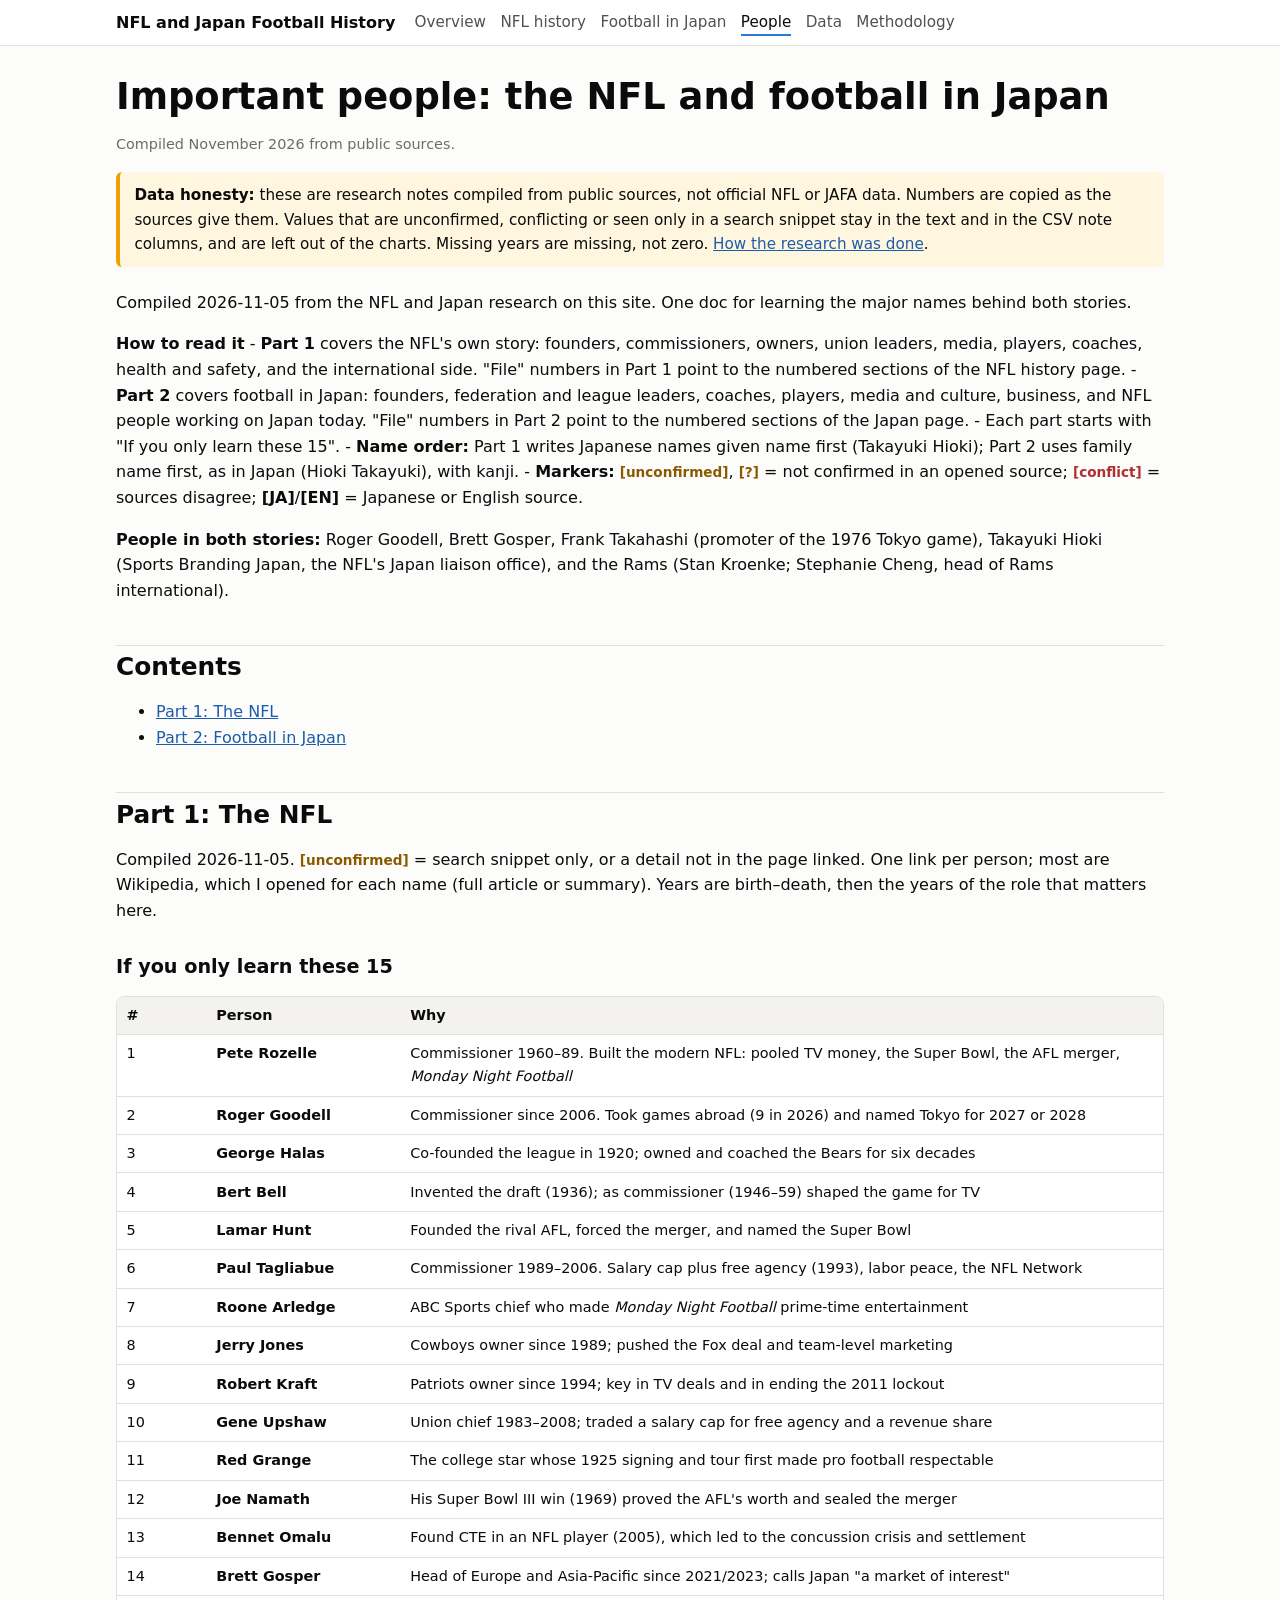
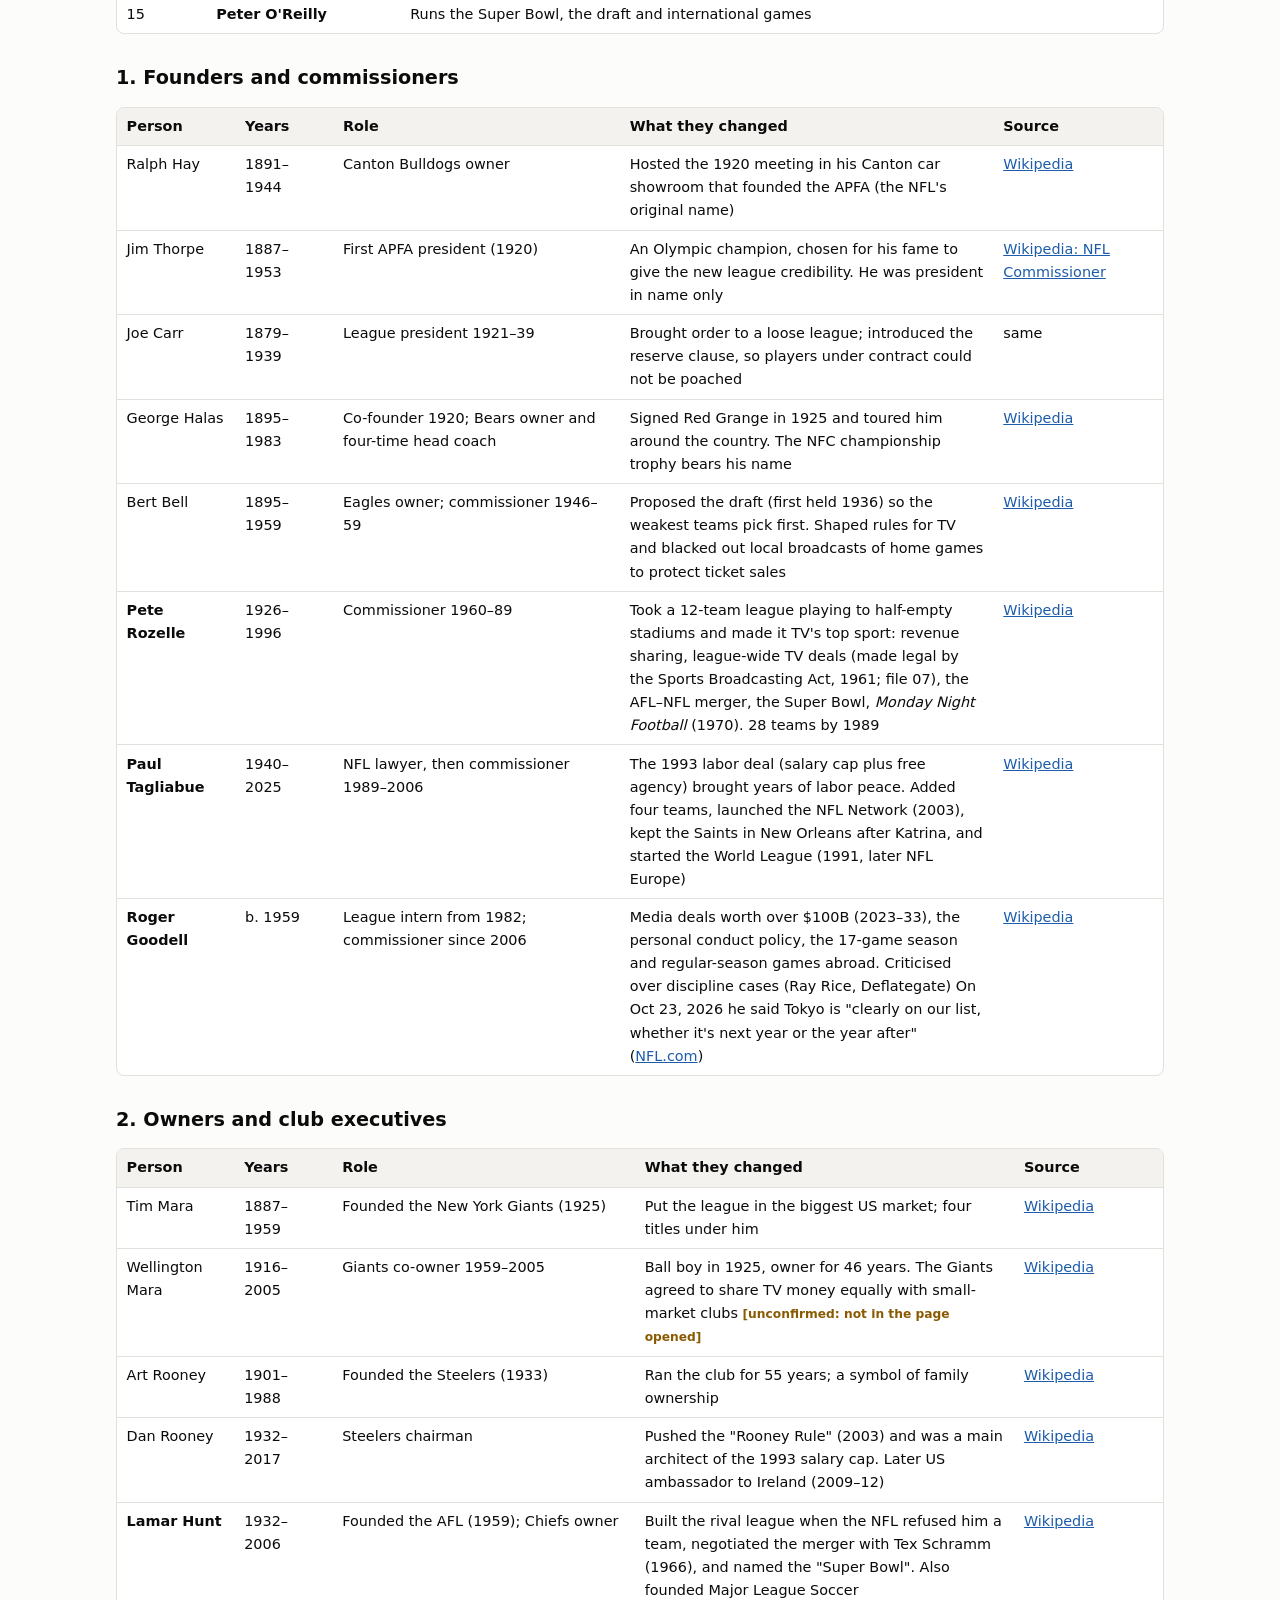
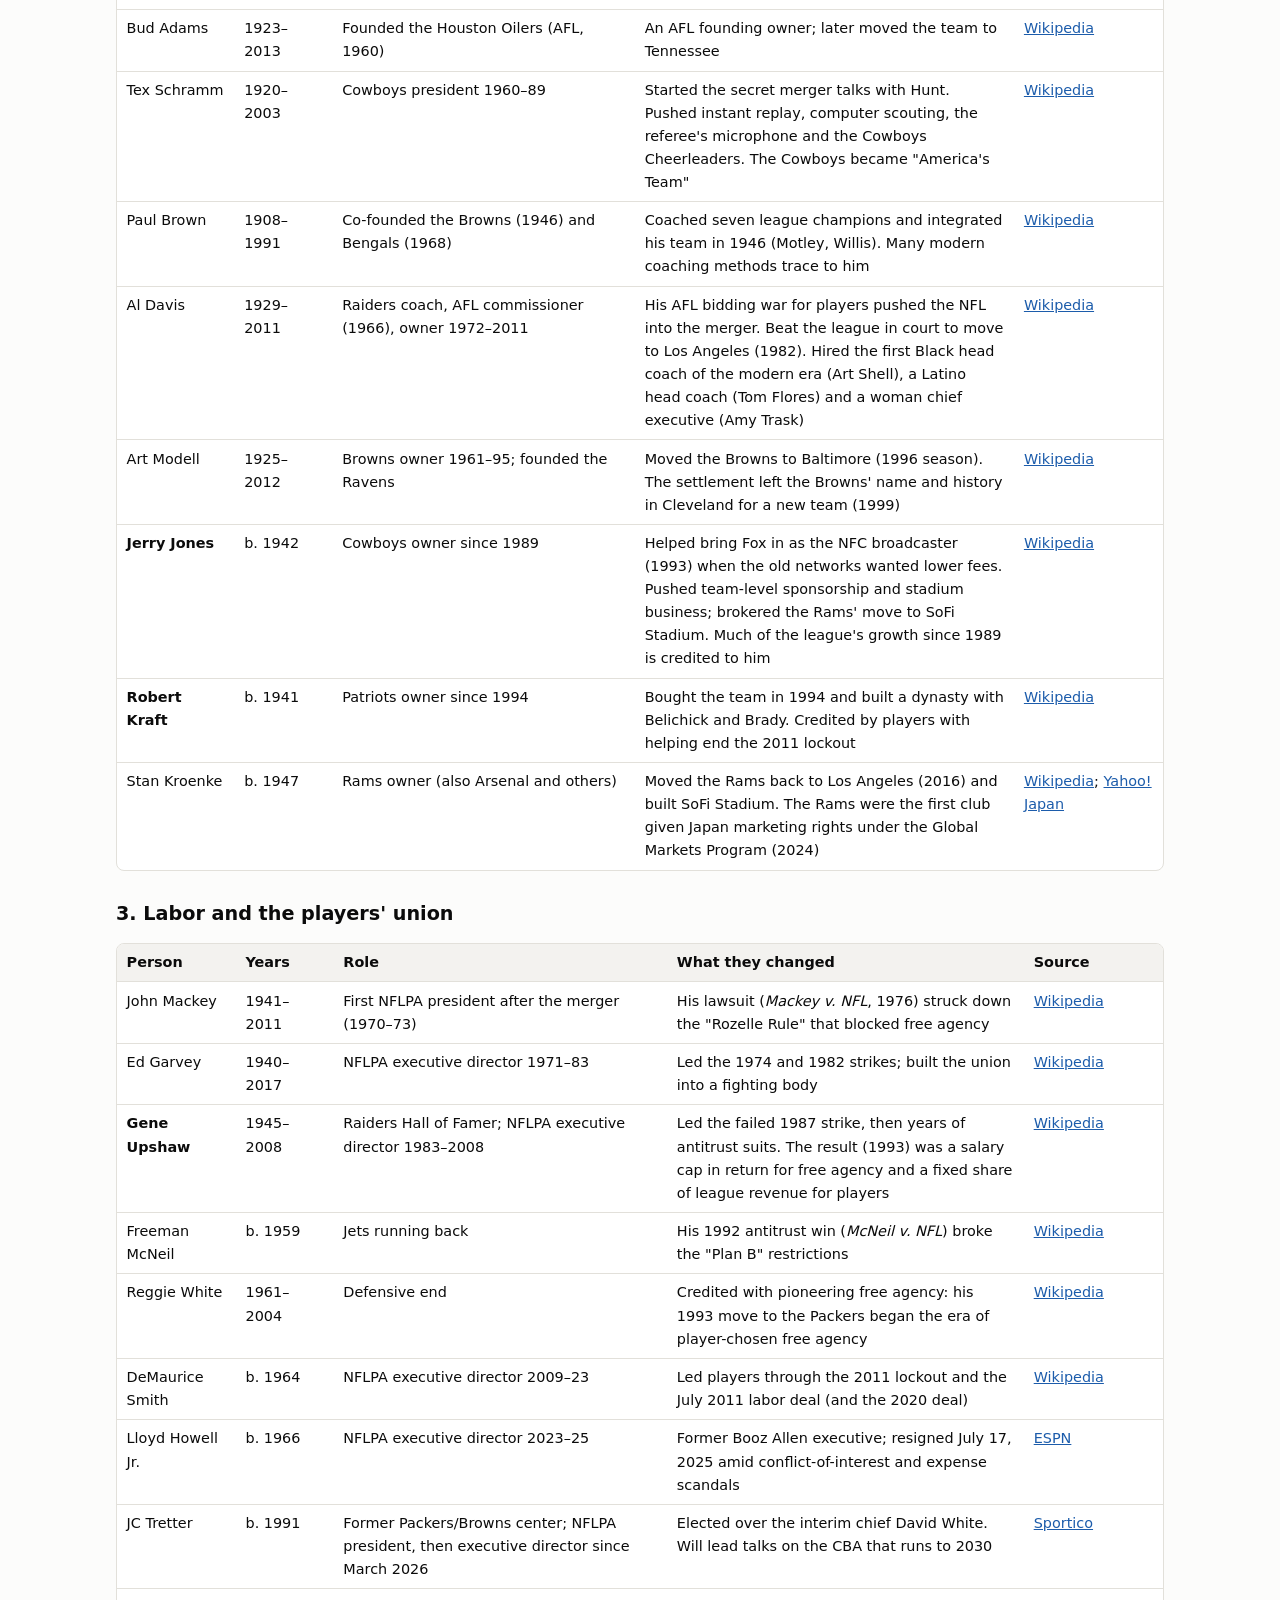
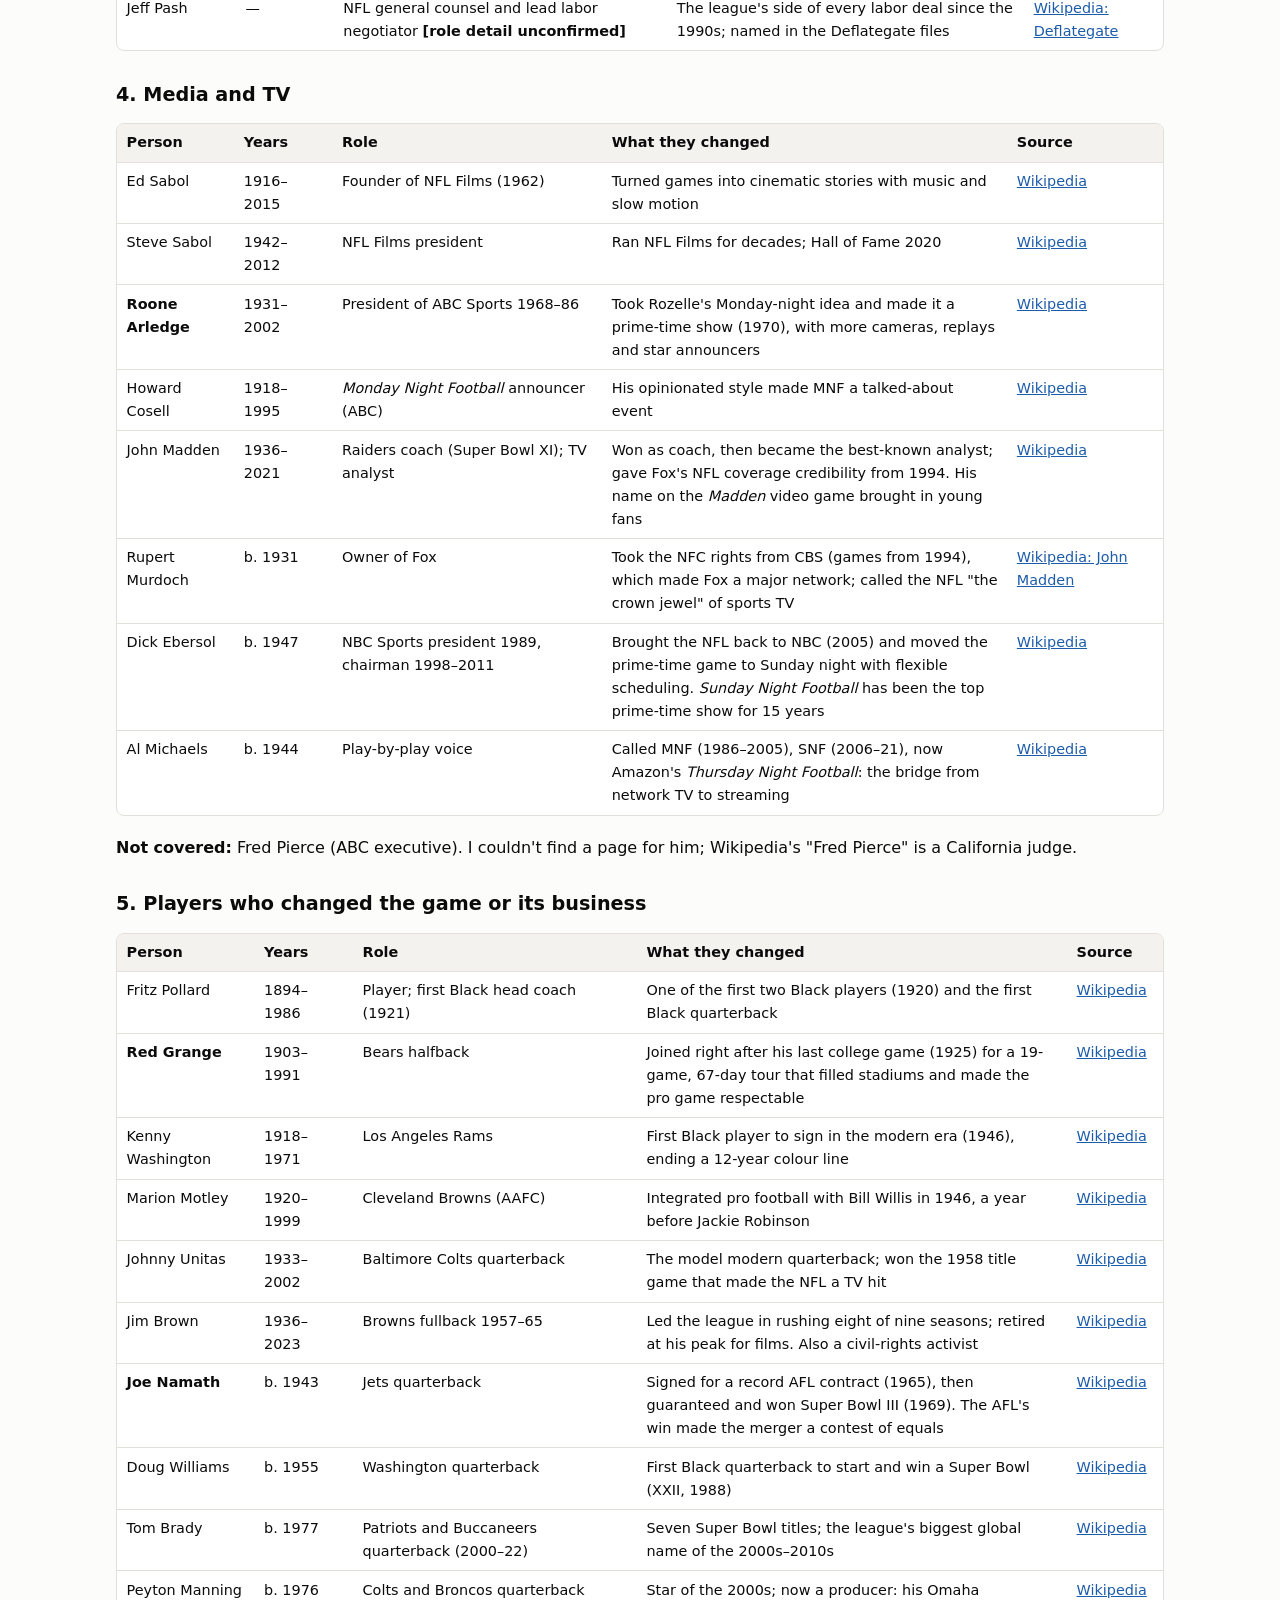
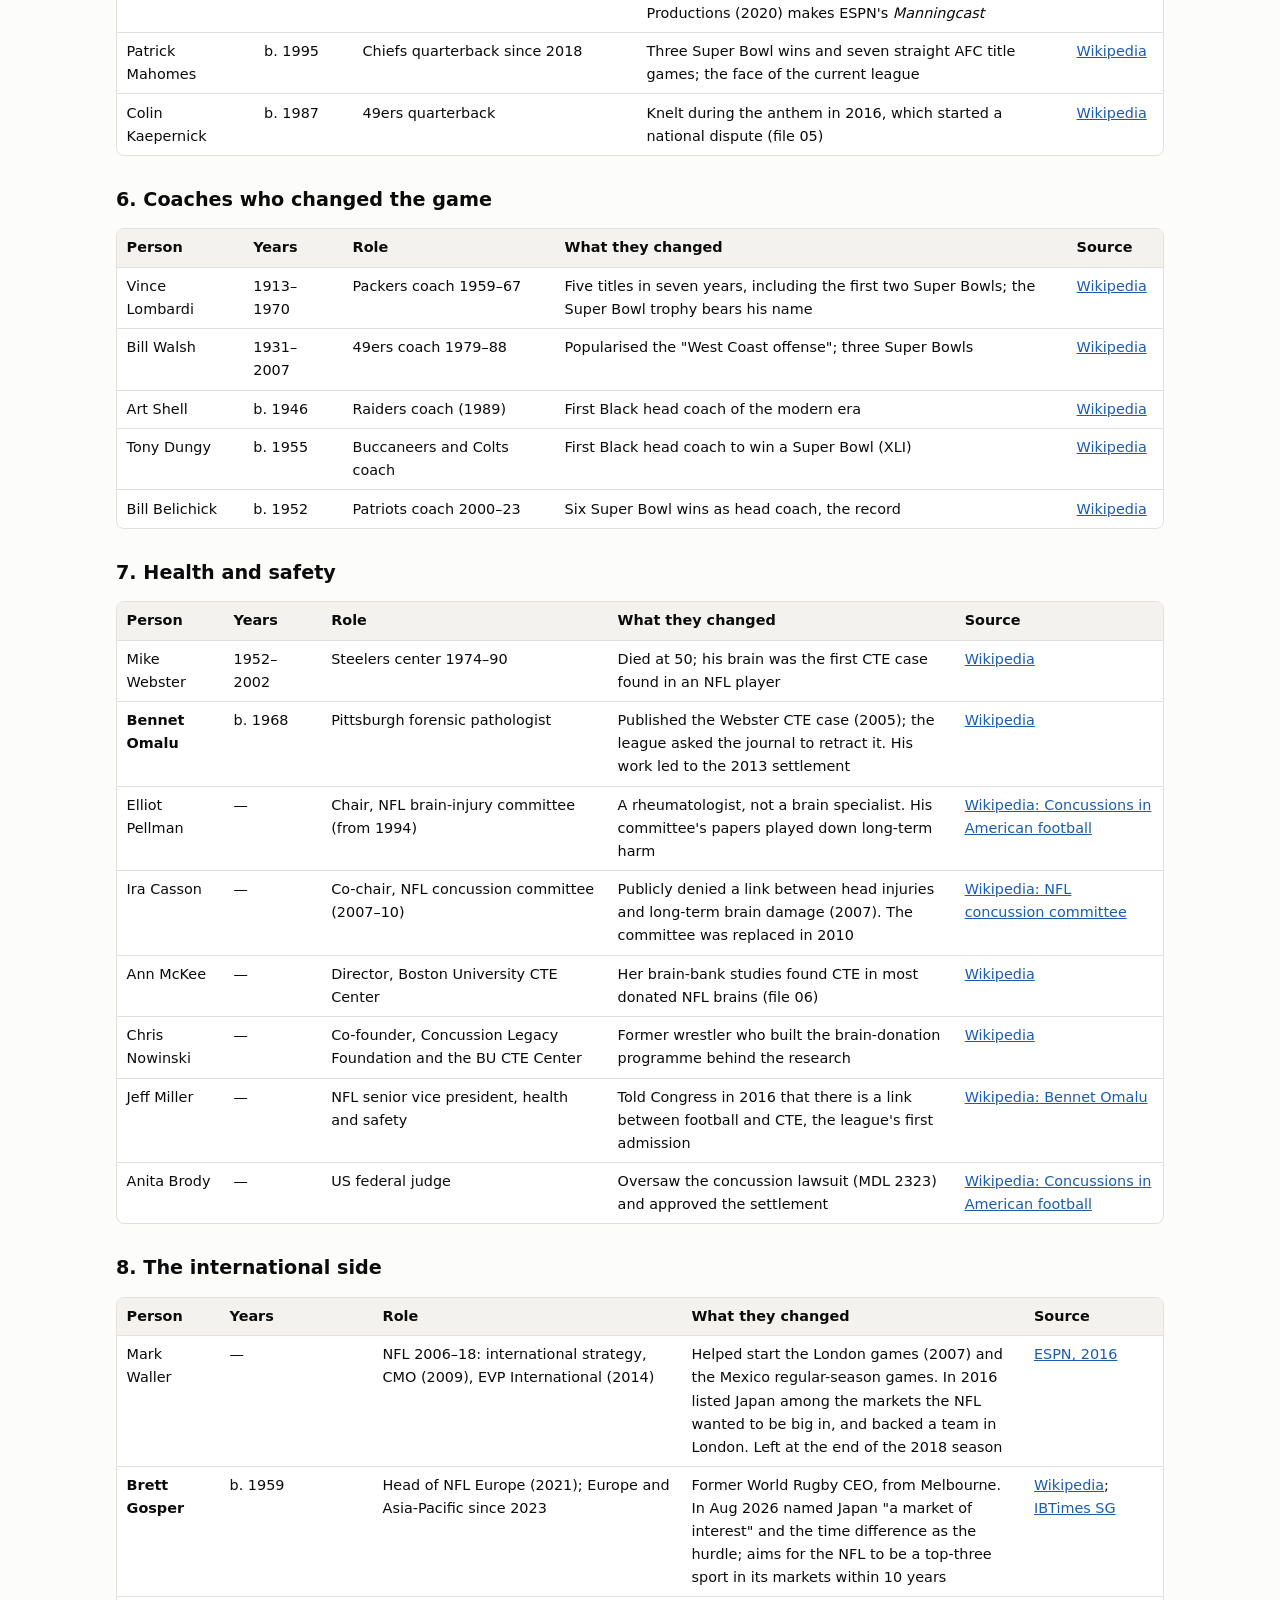
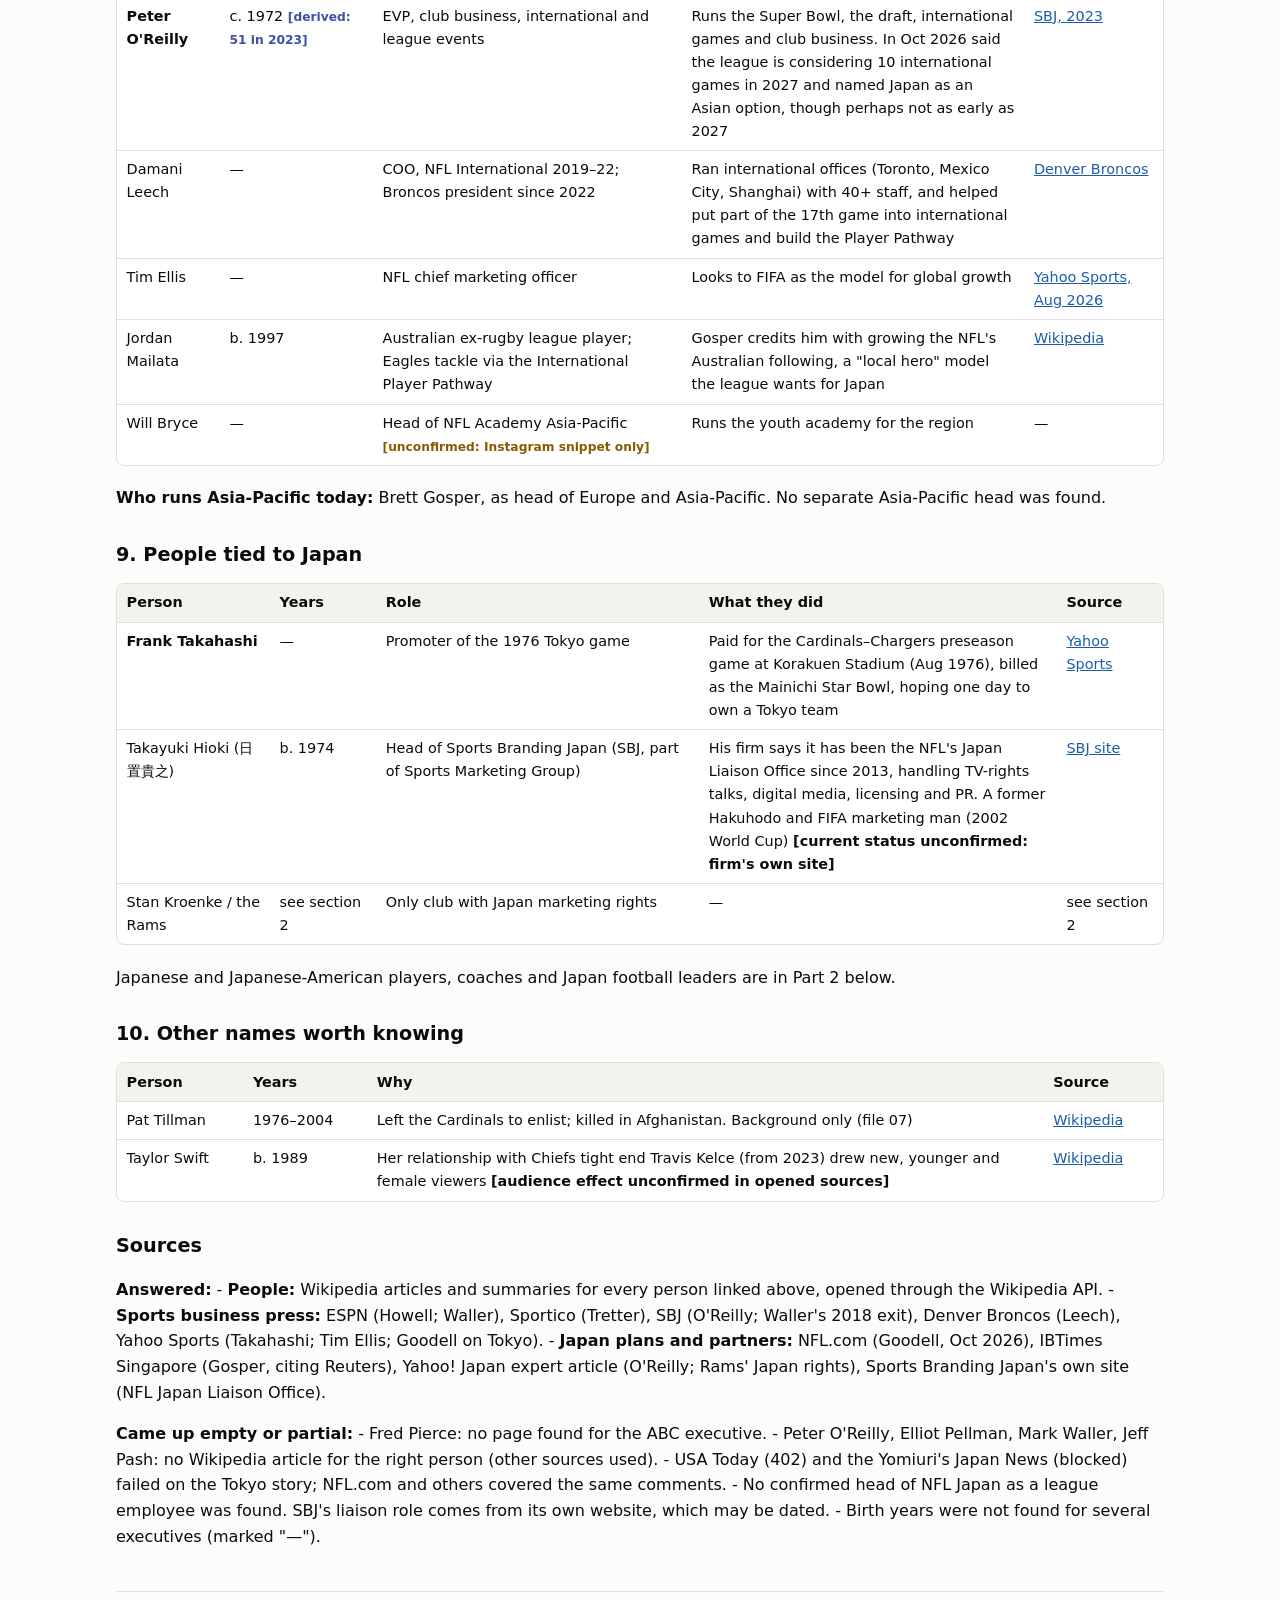
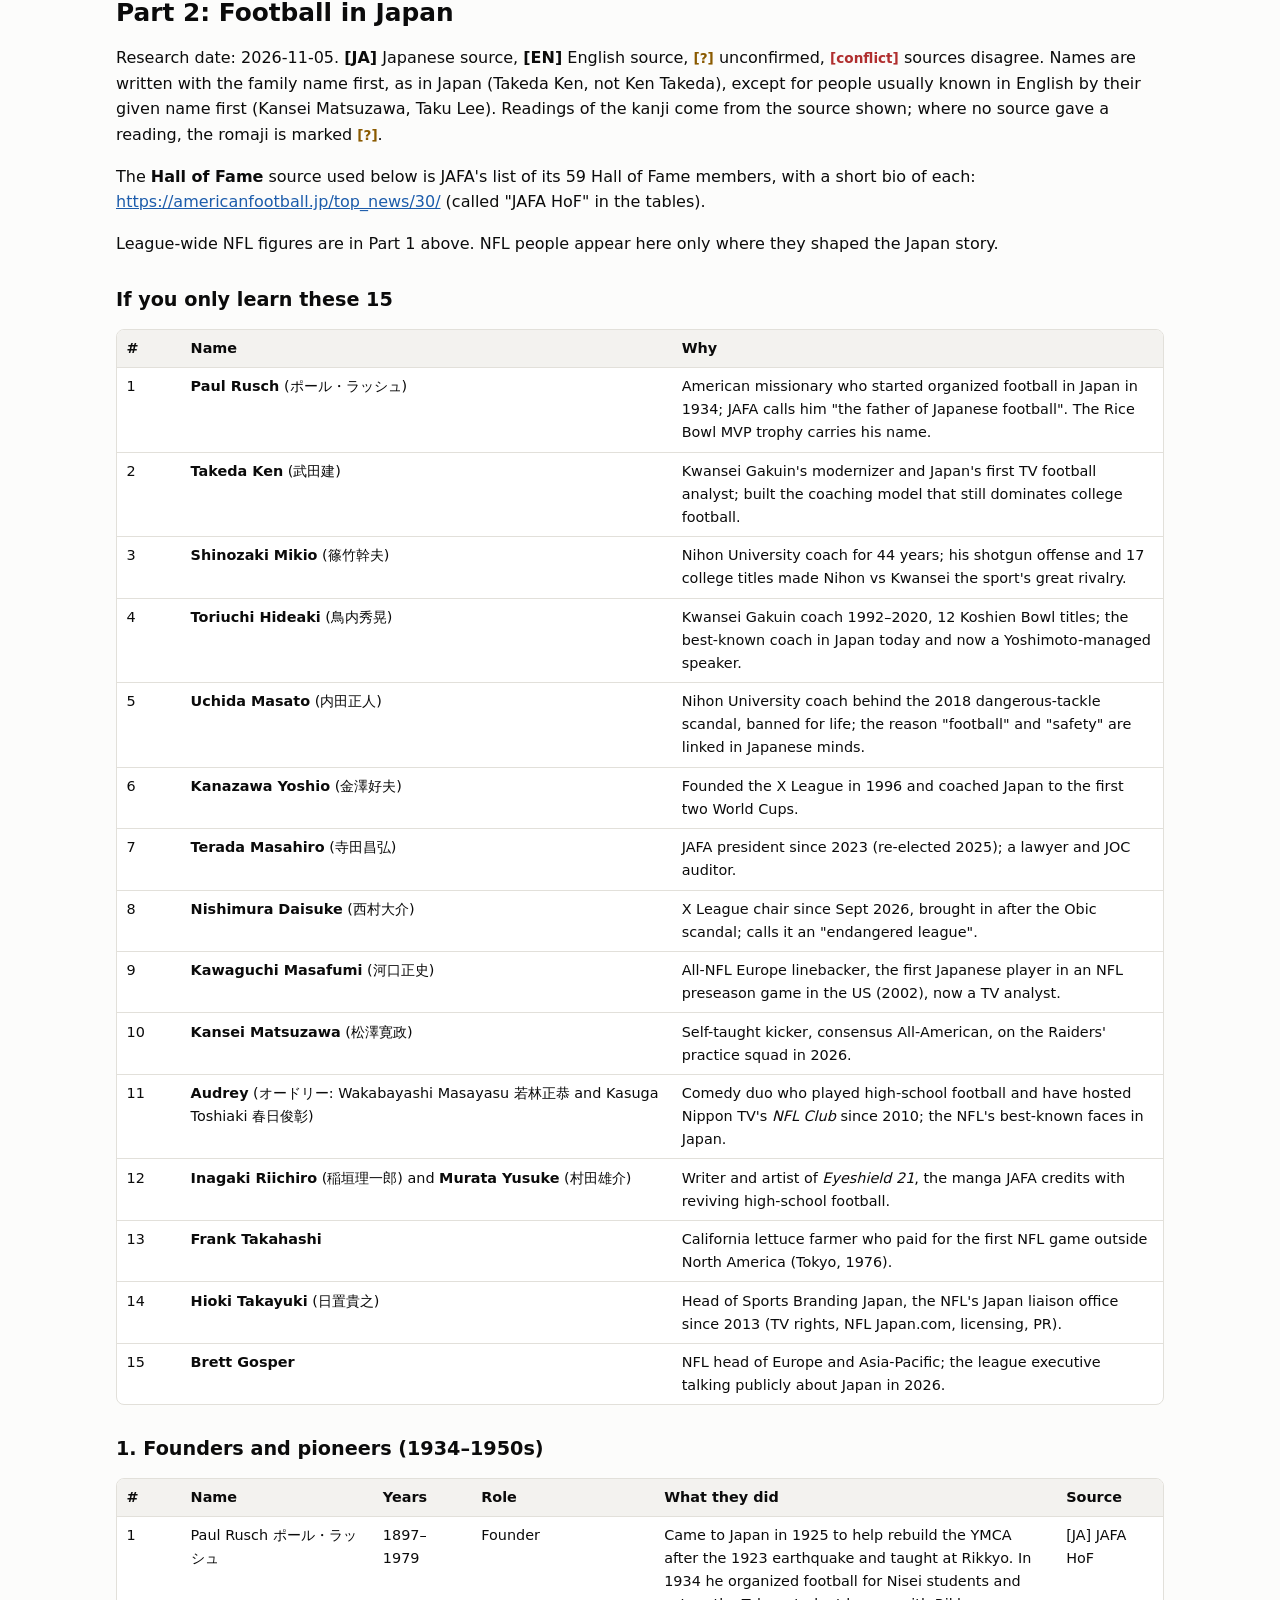
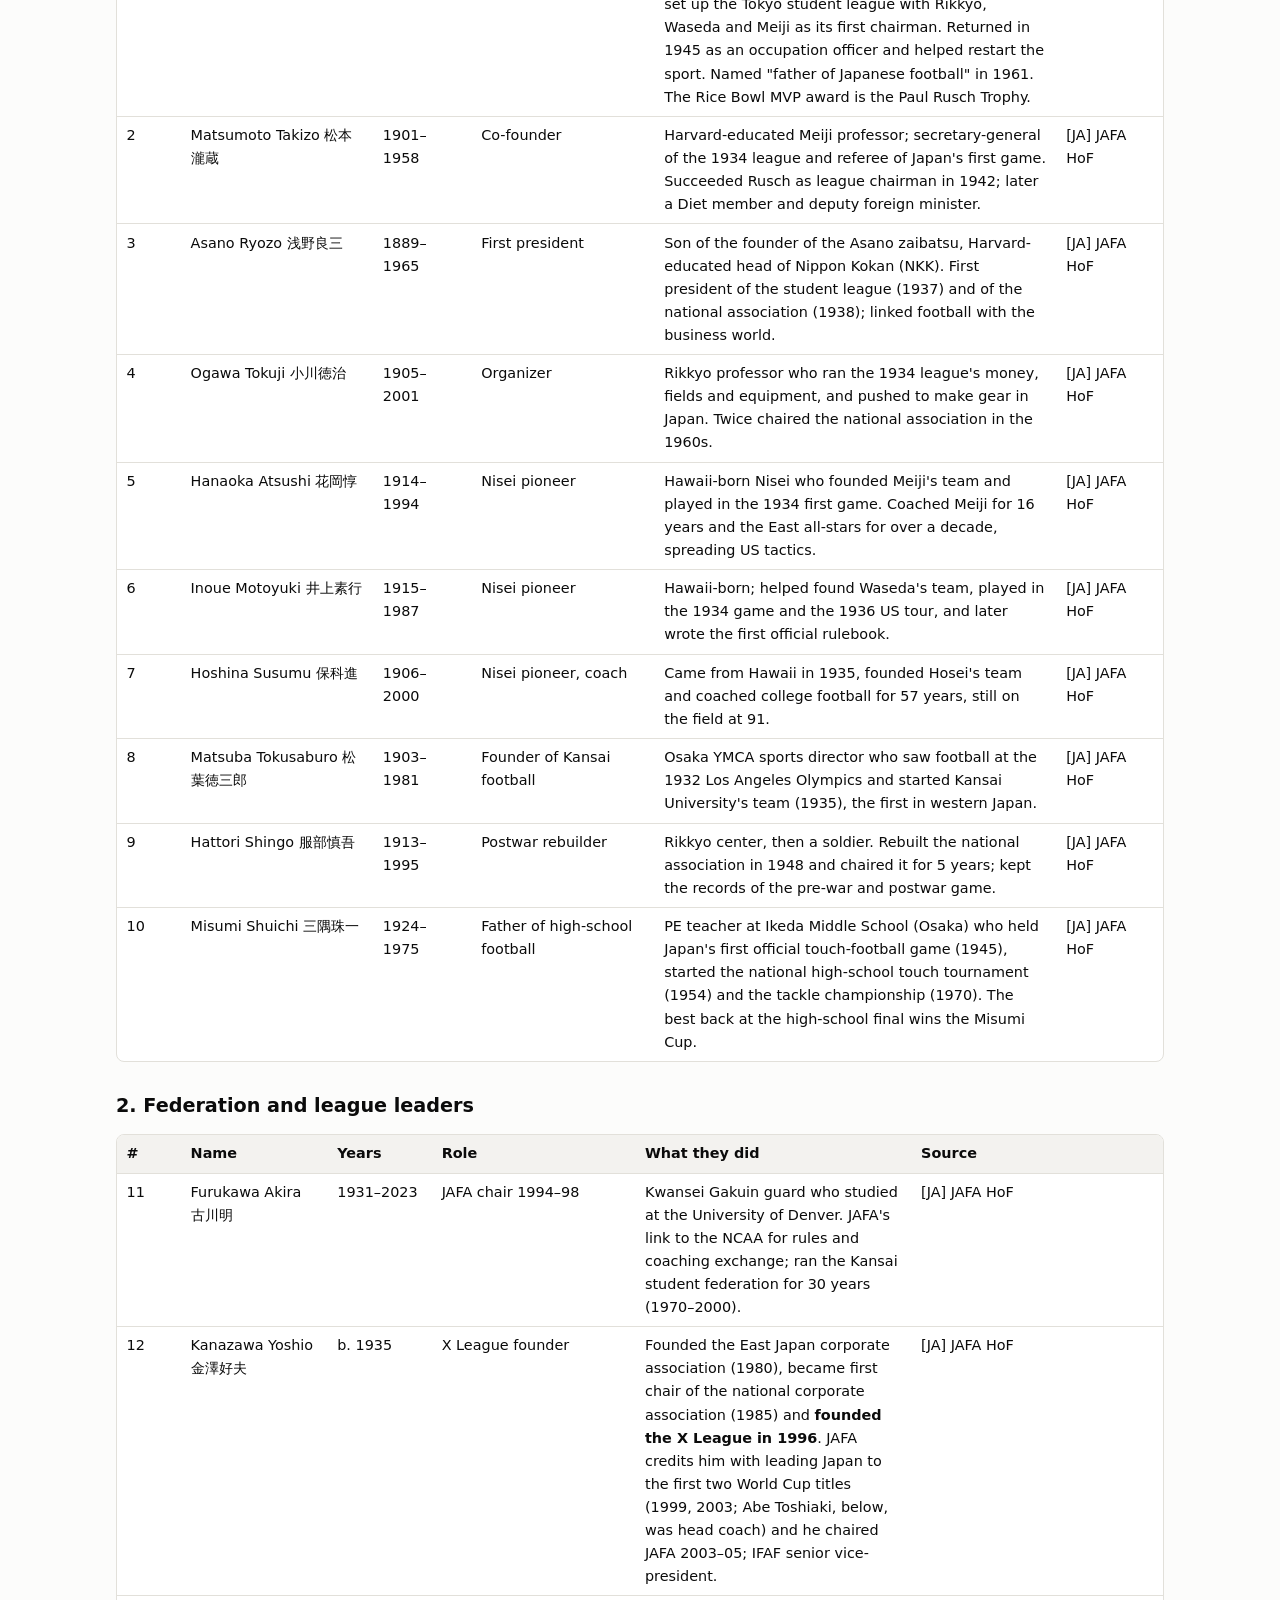
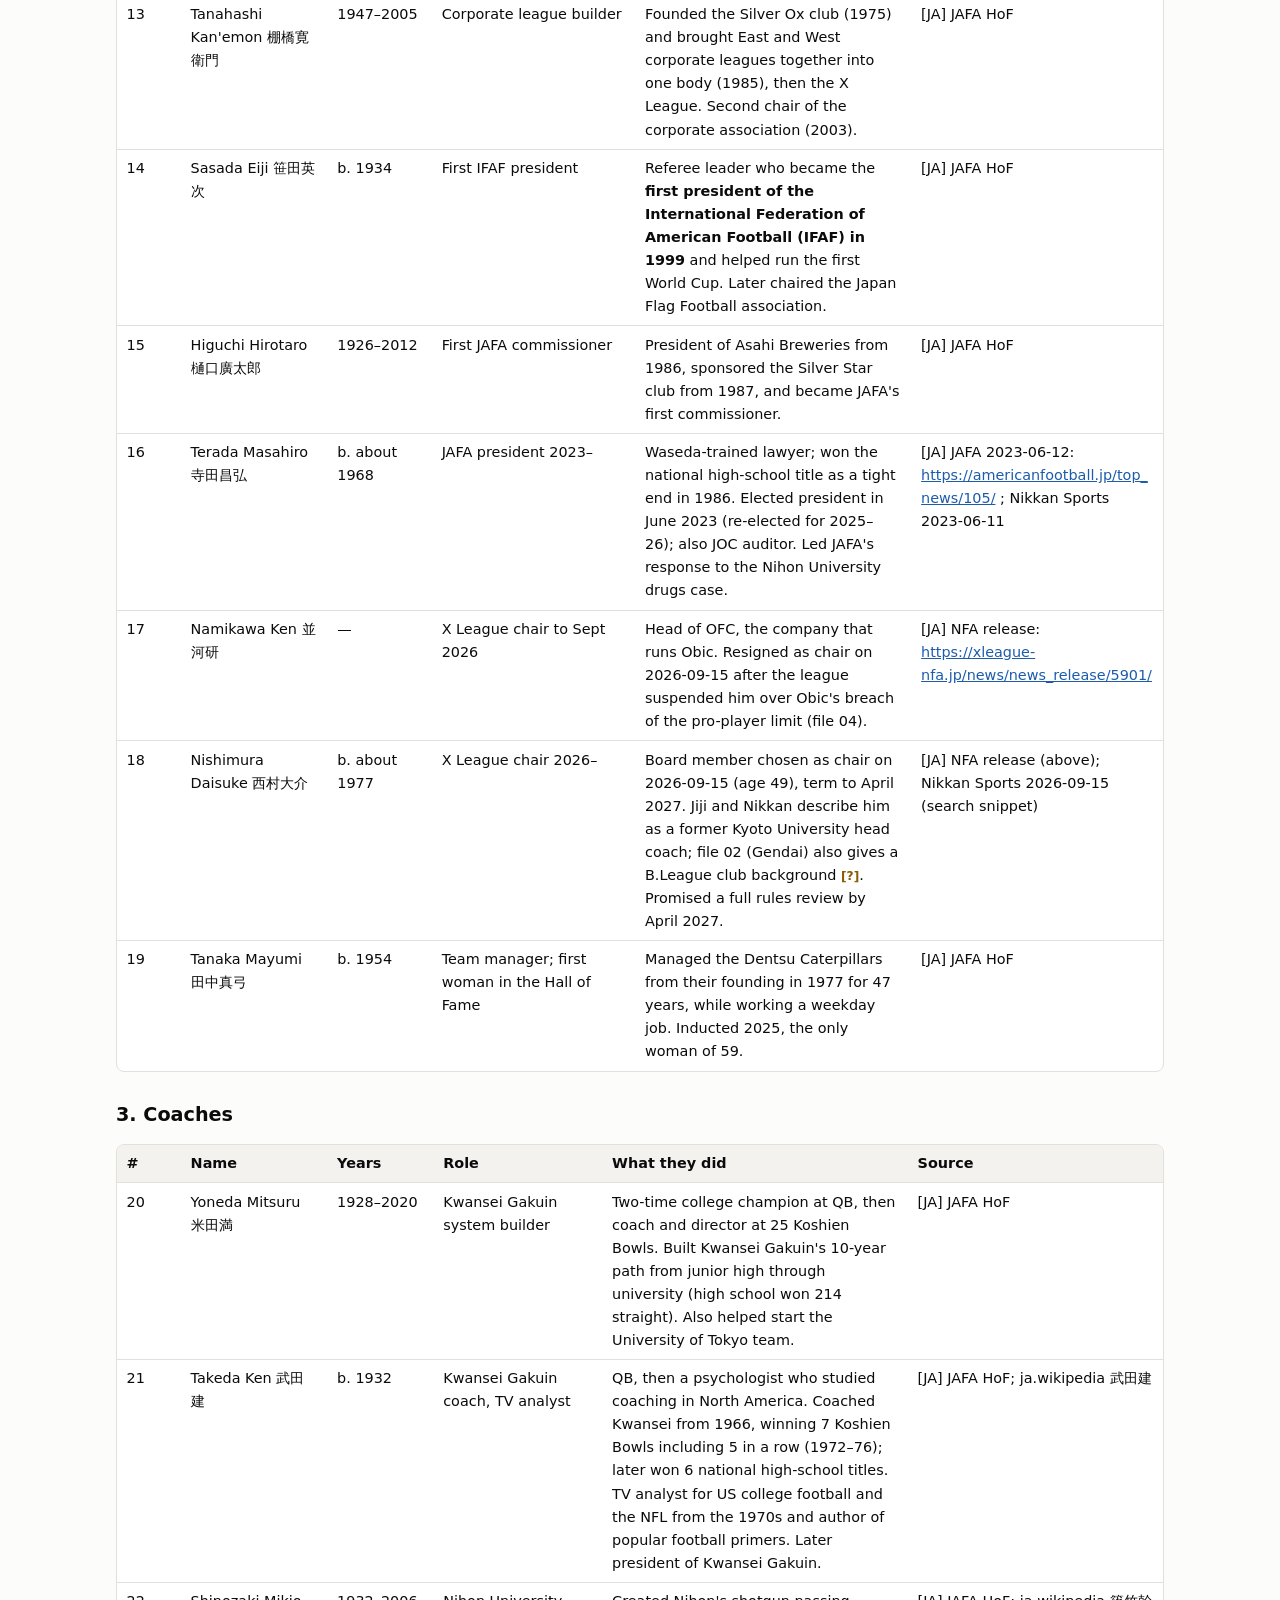
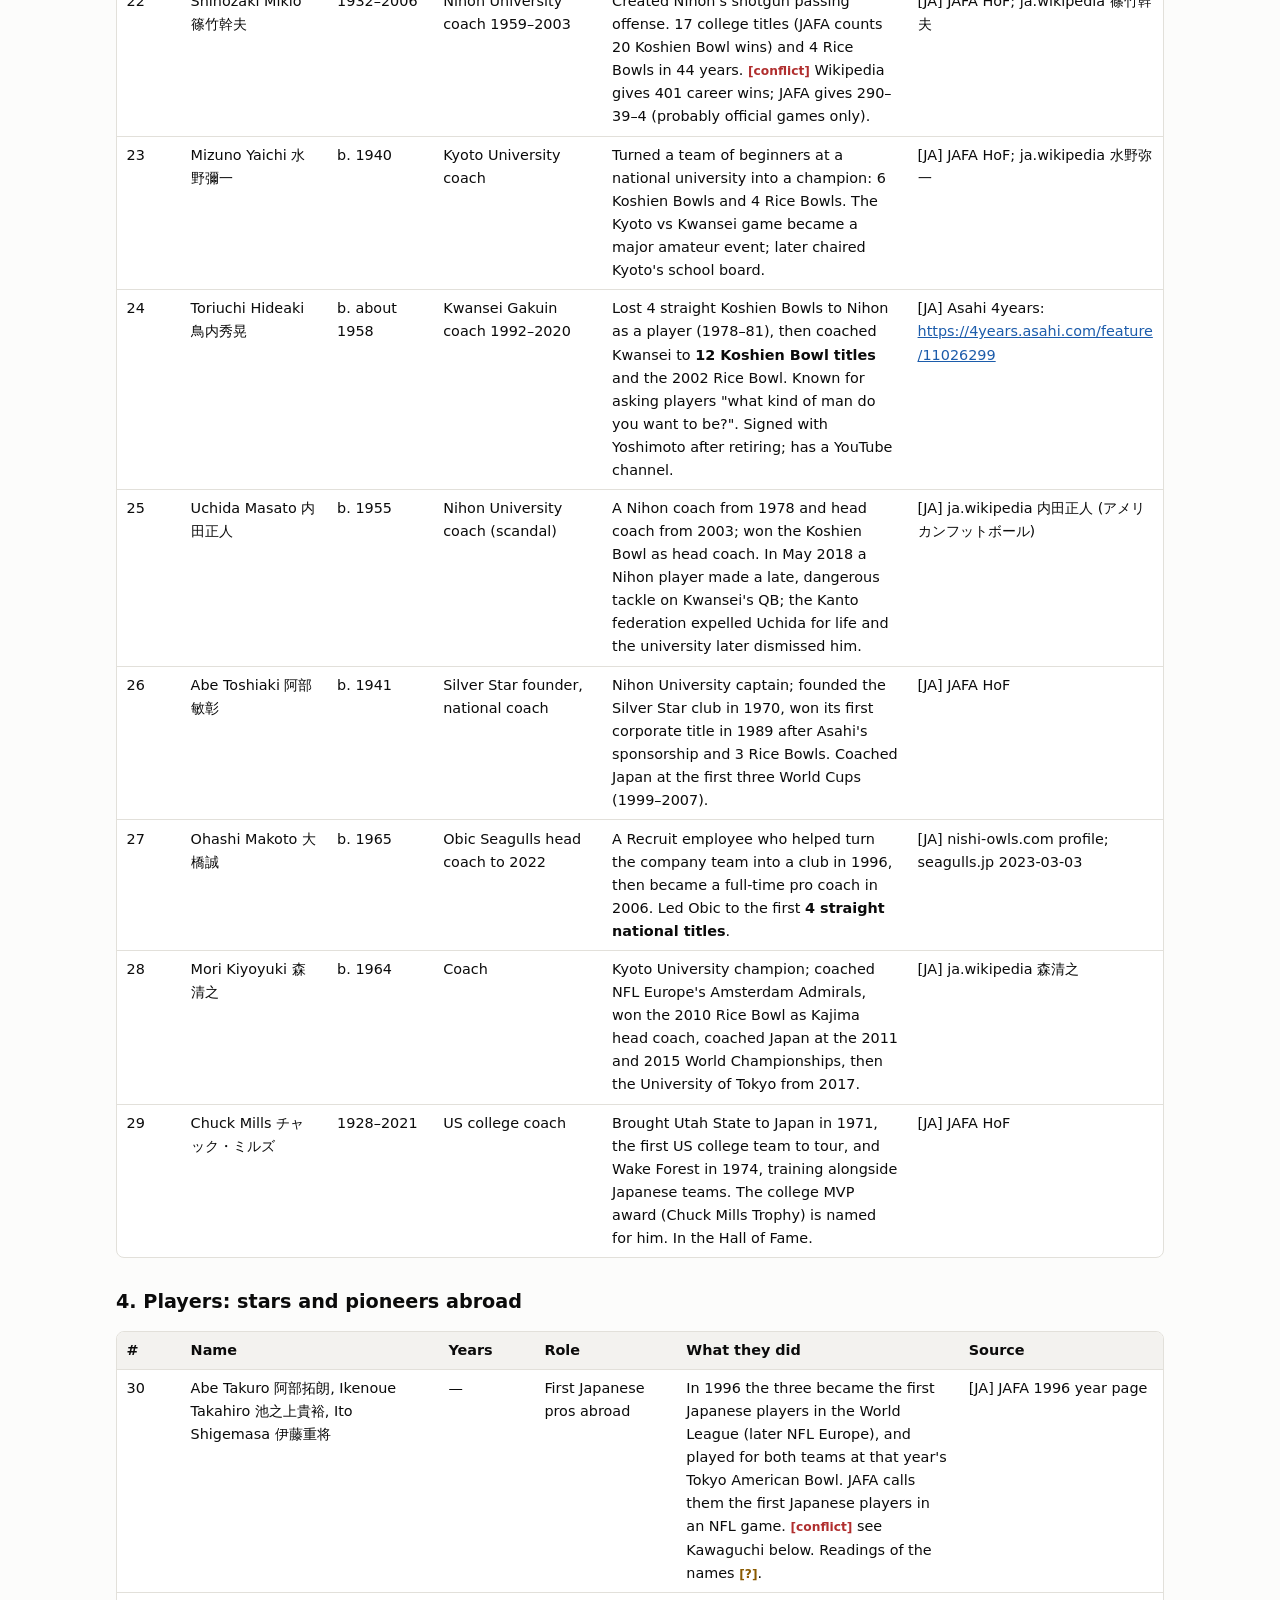
<file: docs/people.html>
<!DOCTYPE html>
<html lang="en">
<head>
<meta charset="utf-8">
<meta name="viewport" content="width=device-width, initial-scale=1">
<title>Important people | NFL and Japan Football History</title>
<meta name="description" content="The major names behind the NFL&#39;s history and American football in Japan.">
<meta name="color-scheme" content="light dark">
<link rel="stylesheet" href="assets/style.css">
</head>
<body>
<header class="site-header">
  <div class="inner">
    <a class="brand" href="index.html">NFL and Japan Football History</a>
    <nav aria-label="Main">
      <ul class="nav">
        <li><a href="index.html">Overview</a></li>
        <li><a href="nfl.html">NFL history</a></li>
        <li><a href="japan.html">Football in Japan</a></li>
        <li><a href="people.html" aria-current="page">People</a></li>
        <li><a href="data.html">Data</a></li>
        <li><a href="methodology.html">Methodology</a></li>
      </ul>
    </nav>
  </div>
</header>
<main id="top">

<h1>Important people: the NFL and football in Japan</h1>

<p class="compiled">Compiled November 2026 from public sources.</p>
<div class="honesty" role="note">
  <strong>Data honesty:</strong> these are research notes compiled from public sources, not official NFL or JAFA data. Numbers are copied as the sources give them. Values that are unconfirmed, conflicting or seen only in a search snippet stay in the text and in the CSV note columns, and are left out of the charts. Missing years are missing, not zero. <a href="methodology.html">How the research was done</a>.
</div>


<section id="people">

<p>Compiled 2026-11-05 from the NFL and Japan research on this site. One doc for learning the major names behind both stories.</p>
<p><strong>How to read it</strong>
- <strong>Part 1</strong> covers the NFL's own story: founders, commissioners, owners, union leaders, media, players, coaches, health and safety, and the international side. "File" numbers in Part 1 point to the numbered sections of the NFL history page.
- <strong>Part 2</strong> covers football in Japan: founders, federation and league leaders, coaches, players, media and culture, business, and NFL people working on Japan today. "File" numbers in Part 2 point to the numbered sections of the Japan page.
- Each part starts with "If you only learn these 15".
- <strong>Name order:</strong> Part 1 writes Japanese names given name first (Takayuki Hioki); Part 2 uses family name first, as in Japan (Hioki Takayuki), with kanji.
- <strong>Markers:</strong> <strong class="marker m-unconfirmed">[unconfirmed]</strong>, <strong class="marker m-unconfirmed">[?]</strong> = not confirmed in an opened source; <strong class="marker m-conflict">[conflict]</strong> = sources disagree; <strong>[JA]</strong>/<strong>[EN]</strong> = Japanese or English source.</p>
<p><strong>People in both stories:</strong> Roger Goodell, Brett Gosper, Frank Takahashi (promoter of the 1976 Tokyo game), Takayuki Hioki (Sports Branding Japan, the NFL's Japan liaison office), and the Rams (Stan Kroenke; Stephanie Cheng, head of Rams international).</p>
<h2 id="contents">Contents</h2>
<ul>
<li><a href="#part-1-the-nfl">Part 1: The NFL</a></li>
<li><a href="#part-2-football-in-japan">Part 2: Football in Japan</a></li>
</ul>
<h2 id="part-1-the-nfl">Part 1: The NFL</h2>
<p>Compiled 2026-11-05. <strong class="marker m-unconfirmed">[unconfirmed]</strong> = search snippet only, or a detail not in the page linked. One link per person; most are Wikipedia, which I opened for each name (full article or summary). Years are birth–death, then the years of the role that matters here.</p>
<h3 id="if-you-only-learn-these-15">If you only learn these 15</h3>
<div class="table-wrap"><table>
<thead>
<tr>
<th>#</th>
<th>Person</th>
<th>Why</th>
</tr>
</thead>
<tbody>
<tr>
<td>1</td>
<td><strong>Pete Rozelle</strong></td>
<td>Commissioner 1960–89. Built the modern NFL: pooled TV money, the Super Bowl, the AFL merger, <em>Monday Night Football</em></td>
</tr>
<tr>
<td>2</td>
<td><strong>Roger Goodell</strong></td>
<td>Commissioner since 2006. Took games abroad (9 in 2026) and named Tokyo for 2027 or 2028</td>
</tr>
<tr>
<td>3</td>
<td><strong>George Halas</strong></td>
<td>Co-founded the league in 1920; owned and coached the Bears for six decades</td>
</tr>
<tr>
<td>4</td>
<td><strong>Bert Bell</strong></td>
<td>Invented the draft (1936); as commissioner (1946–59) shaped the game for TV</td>
</tr>
<tr>
<td>5</td>
<td><strong>Lamar Hunt</strong></td>
<td>Founded the rival AFL, forced the merger, and named the Super Bowl</td>
</tr>
<tr>
<td>6</td>
<td><strong>Paul Tagliabue</strong></td>
<td>Commissioner 1989–2006. Salary cap plus free agency (1993), labor peace, the NFL Network</td>
</tr>
<tr>
<td>7</td>
<td><strong>Roone Arledge</strong></td>
<td>ABC Sports chief who made <em>Monday Night Football</em> prime-time entertainment</td>
</tr>
<tr>
<td>8</td>
<td><strong>Jerry Jones</strong></td>
<td>Cowboys owner since 1989; pushed the Fox deal and team-level marketing</td>
</tr>
<tr>
<td>9</td>
<td><strong>Robert Kraft</strong></td>
<td>Patriots owner since 1994; key in TV deals and in ending the 2011 lockout</td>
</tr>
<tr>
<td>10</td>
<td><strong>Gene Upshaw</strong></td>
<td>Union chief 1983–2008; traded a salary cap for free agency and a revenue share</td>
</tr>
<tr>
<td>11</td>
<td><strong>Red Grange</strong></td>
<td>The college star whose 1925 signing and tour first made pro football respectable</td>
</tr>
<tr>
<td>12</td>
<td><strong>Joe Namath</strong></td>
<td>His Super Bowl III win (1969) proved the AFL's worth and sealed the merger</td>
</tr>
<tr>
<td>13</td>
<td><strong>Bennet Omalu</strong></td>
<td>Found CTE in an NFL player (2005), which led to the concussion crisis and settlement</td>
</tr>
<tr>
<td>14</td>
<td><strong>Brett Gosper</strong></td>
<td>Head of Europe and Asia-Pacific since 2021/2023; calls Japan "a market of interest"</td>
</tr>
<tr>
<td>15</td>
<td><strong>Peter O'Reilly</strong></td>
<td>Runs the Super Bowl, the draft and international games</td>
</tr>
</tbody>
</table></div>
<h3 id="1-founders-and-commissioners">1. Founders and commissioners</h3>
<div class="table-wrap"><table>
<thead>
<tr>
<th>Person</th>
<th>Years</th>
<th>Role</th>
<th>What they changed</th>
<th>Source</th>
</tr>
</thead>
<tbody>
<tr>
<td>Ralph Hay</td>
<td>1891–1944</td>
<td>Canton Bulldogs owner</td>
<td>Hosted the 1920 meeting in his Canton car showroom that founded the APFA (the NFL's original name)</td>
<td><a href="https://en.wikipedia.org/wiki/Ralph_Hay" rel="noopener">Wikipedia</a></td>
</tr>
<tr>
<td>Jim Thorpe</td>
<td>1887–1953</td>
<td>First APFA president (1920)</td>
<td>An Olympic champion, chosen for his fame to give the new league credibility. He was president in name only</td>
<td><a href="https://en.wikipedia.org/wiki/National_Football_League_Commissioner" rel="noopener">Wikipedia: NFL Commissioner</a></td>
</tr>
<tr>
<td>Joe Carr</td>
<td>1879–1939</td>
<td>League president 1921–39</td>
<td>Brought order to a loose league; introduced the reserve clause, so players under contract could not be poached</td>
<td>same</td>
</tr>
<tr>
<td>George Halas</td>
<td>1895–1983</td>
<td>Co-founder 1920; Bears owner and four-time head coach</td>
<td>Signed Red Grange in 1925 and toured him around the country. The NFC championship trophy bears his name</td>
<td><a href="https://en.wikipedia.org/wiki/George_Halas" rel="noopener">Wikipedia</a></td>
</tr>
<tr>
<td>Bert Bell</td>
<td>1895–1959</td>
<td>Eagles owner; commissioner 1946–59</td>
<td>Proposed the draft (first held 1936) so the weakest teams pick first. Shaped rules for TV and blacked out local broadcasts of home games to protect ticket sales</td>
<td><a href="https://en.wikipedia.org/wiki/Bert_Bell" rel="noopener">Wikipedia</a></td>
</tr>
<tr>
<td><strong>Pete Rozelle</strong></td>
<td>1926–1996</td>
<td>Commissioner 1960–89</td>
<td>Took a 12-team league playing to half-empty stadiums and made it TV's top sport: revenue sharing, league-wide TV deals (made legal by the Sports Broadcasting Act, 1961; file 07), the AFL–NFL merger, the Super Bowl, <em>Monday Night Football</em> (1970). 28 teams by 1989</td>
<td><a href="https://en.wikipedia.org/wiki/Pete_Rozelle" rel="noopener">Wikipedia</a></td>
</tr>
<tr>
<td><strong>Paul Tagliabue</strong></td>
<td>1940–2025</td>
<td>NFL lawyer, then commissioner 1989–2006</td>
<td>The 1993 labor deal (salary cap plus free agency) brought years of labor peace. Added four teams, launched the NFL Network (2003), kept the Saints in New Orleans after Katrina, and started the World League (1991, later NFL Europe)</td>
<td><a href="https://en.wikipedia.org/wiki/Paul_Tagliabue" rel="noopener">Wikipedia</a></td>
</tr>
<tr>
<td><strong>Roger Goodell</strong></td>
<td>b. 1959</td>
<td>League intern from 1982; commissioner since 2006</td>
<td>Media deals worth over $100B (2023–33), the personal conduct policy, the 17-game season and regular-season games abroad. Criticised over discipline cases (Ray Rice, Deflategate) On Oct 23, 2026 he said Tokyo is "clearly on our list, whether it's next year or the year after" (<a href="https://www.nfl.com/news/commissioner-goodell-teases-future-tokyo-game-sees-new-opportunities-for-international-growth" rel="noopener">NFL.com</a>)</td>
<td><a href="https://en.wikipedia.org/wiki/Roger_Goodell" rel="noopener">Wikipedia</a></td>
</tr>
</tbody>
</table></div>
<h3 id="2-owners-and-club-executives">2. Owners and club executives</h3>
<div class="table-wrap"><table>
<thead>
<tr>
<th>Person</th>
<th>Years</th>
<th>Role</th>
<th>What they changed</th>
<th>Source</th>
</tr>
</thead>
<tbody>
<tr>
<td>Tim Mara</td>
<td>1887–1959</td>
<td>Founded the New York Giants (1925)</td>
<td>Put the league in the biggest US market; four titles under him</td>
<td><a href="https://en.wikipedia.org/wiki/Tim_Mara" rel="noopener">Wikipedia</a></td>
</tr>
<tr>
<td>Wellington Mara</td>
<td>1916–2005</td>
<td>Giants co-owner 1959–2005</td>
<td>Ball boy in 1925, owner for 46 years. The Giants agreed to share TV money equally with small-market clubs <strong class="marker m-unconfirmed">[unconfirmed: not in the page opened]</strong></td>
<td><a href="https://en.wikipedia.org/wiki/Wellington_Mara" rel="noopener">Wikipedia</a></td>
</tr>
<tr>
<td>Art Rooney</td>
<td>1901–1988</td>
<td>Founded the Steelers (1933)</td>
<td>Ran the club for 55 years; a symbol of family ownership</td>
<td><a href="https://en.wikipedia.org/wiki/Art_Rooney" rel="noopener">Wikipedia</a></td>
</tr>
<tr>
<td>Dan Rooney</td>
<td>1932–2017</td>
<td>Steelers chairman</td>
<td>Pushed the "Rooney Rule" (2003) and was a main architect of the 1993 salary cap. Later US ambassador to Ireland (2009–12)</td>
<td><a href="https://en.wikipedia.org/wiki/Dan_M._Rooney" rel="noopener">Wikipedia</a></td>
</tr>
<tr>
<td><strong>Lamar Hunt</strong></td>
<td>1932–2006</td>
<td>Founded the AFL (1959); Chiefs owner</td>
<td>Built the rival league when the NFL refused him a team, negotiated the merger with Tex Schramm (1966), and named the "Super Bowl". Also founded Major League Soccer</td>
<td><a href="https://en.wikipedia.org/wiki/Lamar_Hunt" rel="noopener">Wikipedia</a></td>
</tr>
<tr>
<td>Bud Adams</td>
<td>1923–2013</td>
<td>Founded the Houston Oilers (AFL, 1960)</td>
<td>An AFL founding owner; later moved the team to Tennessee</td>
<td><a href="https://en.wikipedia.org/wiki/Bud_Adams" rel="noopener">Wikipedia</a></td>
</tr>
<tr>
<td>Tex Schramm</td>
<td>1920–2003</td>
<td>Cowboys president 1960–89</td>
<td>Started the secret merger talks with Hunt. Pushed instant replay, computer scouting, the referee's microphone and the Cowboys Cheerleaders. The Cowboys became "America's Team"</td>
<td><a href="https://en.wikipedia.org/wiki/Tex_Schramm" rel="noopener">Wikipedia</a></td>
</tr>
<tr>
<td>Paul Brown</td>
<td>1908–1991</td>
<td>Co-founded the Browns (1946) and Bengals (1968)</td>
<td>Coached seven league champions and integrated his team in 1946 (Motley, Willis). Many modern coaching methods trace to him</td>
<td><a href="https://en.wikipedia.org/wiki/Paul_Brown" rel="noopener">Wikipedia</a></td>
</tr>
<tr>
<td>Al Davis</td>
<td>1929–2011</td>
<td>Raiders coach, AFL commissioner (1966), owner 1972–2011</td>
<td>His AFL bidding war for players pushed the NFL into the merger. Beat the league in court to move to Los Angeles (1982). Hired the first Black head coach of the modern era (Art Shell), a Latino head coach (Tom Flores) and a woman chief executive (Amy Trask)</td>
<td><a href="https://en.wikipedia.org/wiki/Al_Davis" rel="noopener">Wikipedia</a></td>
</tr>
<tr>
<td>Art Modell</td>
<td>1925–2012</td>
<td>Browns owner 1961–95; founded the Ravens</td>
<td>Moved the Browns to Baltimore (1996 season). The settlement left the Browns' name and history in Cleveland for a new team (1999)</td>
<td><a href="https://en.wikipedia.org/wiki/Art_Modell" rel="noopener">Wikipedia</a></td>
</tr>
<tr>
<td><strong>Jerry Jones</strong></td>
<td>b. 1942</td>
<td>Cowboys owner since 1989</td>
<td>Helped bring Fox in as the NFC broadcaster (1993) when the old networks wanted lower fees. Pushed team-level sponsorship and stadium business; brokered the Rams' move to SoFi Stadium. Much of the league's growth since 1989 is credited to him</td>
<td><a href="https://en.wikipedia.org/wiki/Jerry_Jones" rel="noopener">Wikipedia</a></td>
</tr>
<tr>
<td><strong>Robert Kraft</strong></td>
<td>b. 1941</td>
<td>Patriots owner since 1994</td>
<td>Bought the team in 1994 and built a dynasty with Belichick and Brady. Credited by players with helping end the 2011 lockout</td>
<td><a href="https://en.wikipedia.org/wiki/Robert_Kraft" rel="noopener">Wikipedia</a></td>
</tr>
<tr>
<td>Stan Kroenke</td>
<td>b. 1947</td>
<td>Rams owner (also Arsenal and others)</td>
<td>Moved the Rams back to Los Angeles (2016) and built SoFi Stadium. The Rams were the first club given Japan marketing rights under the Global Markets Program (2024)</td>
<td><a href="https://en.wikipedia.org/wiki/Stan_Kroenke" rel="noopener">Wikipedia</a>; <a href="https://news.yahoo.co.jp/expert/articles/17e8823427474a5fbff6196ef3b44a64c736705f" rel="noopener">Yahoo! Japan</a></td>
</tr>
</tbody>
</table></div>
<h3 id="3-labor-and-the-players-union">3. Labor and the players' union</h3>
<div class="table-wrap"><table>
<thead>
<tr>
<th>Person</th>
<th>Years</th>
<th>Role</th>
<th>What they changed</th>
<th>Source</th>
</tr>
</thead>
<tbody>
<tr>
<td>John Mackey</td>
<td>1941–2011</td>
<td>First NFLPA president after the merger (1970–73)</td>
<td>His lawsuit (<em>Mackey v. NFL</em>, 1976) struck down the "Rozelle Rule" that blocked free agency</td>
<td><a href="https://en.wikipedia.org/wiki/John_Mackey_(American_football)" rel="noopener">Wikipedia</a></td>
</tr>
<tr>
<td>Ed Garvey</td>
<td>1940–2017</td>
<td>NFLPA executive director 1971–83</td>
<td>Led the 1974 and 1982 strikes; built the union into a fighting body</td>
<td><a href="https://en.wikipedia.org/wiki/Ed_Garvey" rel="noopener">Wikipedia</a></td>
</tr>
<tr>
<td><strong>Gene Upshaw</strong></td>
<td>1945–2008</td>
<td>Raiders Hall of Famer; NFLPA executive director 1983–2008</td>
<td>Led the failed 1987 strike, then years of antitrust suits. The result (1993) was a salary cap in return for free agency and a fixed share of league revenue for players</td>
<td><a href="https://en.wikipedia.org/wiki/Gene_Upshaw" rel="noopener">Wikipedia</a></td>
</tr>
<tr>
<td>Freeman McNeil</td>
<td>b. 1959</td>
<td>Jets running back</td>
<td>His 1992 antitrust win (<em>McNeil v. NFL</em>) broke the "Plan B" restrictions</td>
<td><a href="https://en.wikipedia.org/wiki/Freeman_McNeil" rel="noopener">Wikipedia</a></td>
</tr>
<tr>
<td>Reggie White</td>
<td>1961–2004</td>
<td>Defensive end</td>
<td>Credited with pioneering free agency: his 1993 move to the Packers began the era of player-chosen free agency</td>
<td><a href="https://en.wikipedia.org/wiki/Reggie_White" rel="noopener">Wikipedia</a></td>
</tr>
<tr>
<td>DeMaurice Smith</td>
<td>b. 1964</td>
<td>NFLPA executive director 2009–23</td>
<td>Led players through the 2011 lockout and the July 2011 labor deal (and the 2020 deal)</td>
<td><a href="https://en.wikipedia.org/wiki/DeMaurice_Smith" rel="noopener">Wikipedia</a></td>
</tr>
<tr>
<td>Lloyd Howell Jr.</td>
<td>b. 1966</td>
<td>NFLPA executive director 2023–25</td>
<td>Former Booz Allen executive; resigned July 17, 2025 amid conflict-of-interest and expense scandals</td>
<td><a href="https://www.espn.com/nfl/story/_/id/45766841/amid-scrutiny-lloyd-howell-nflpa-executive-director" rel="noopener">ESPN</a></td>
</tr>
<tr>
<td>JC Tretter</td>
<td>b. 1991</td>
<td>Former Packers/Browns center; NFLPA president, then executive director since March 2026</td>
<td>Elected over the interim chief David White. Will lead talks on the CBA that runs to 2030</td>
<td><a href="https://www.sportico.com/leagues/football/2026/nflpa-jc-tretter-executive-director-1234887476/" rel="noopener">Sportico</a></td>
</tr>
<tr>
<td>Jeff Pash</td>
<td>—</td>
<td>NFL general counsel and lead labor negotiator <strong>[role detail unconfirmed]</strong></td>
<td>The league's side of every labor deal since the 1990s; named in the Deflategate files</td>
<td><a href="https://en.wikipedia.org/wiki/Deflategate" rel="noopener">Wikipedia: Deflategate</a></td>
</tr>
</tbody>
</table></div>
<h3 id="4-media-and-tv">4. Media and TV</h3>
<div class="table-wrap"><table>
<thead>
<tr>
<th>Person</th>
<th>Years</th>
<th>Role</th>
<th>What they changed</th>
<th>Source</th>
</tr>
</thead>
<tbody>
<tr>
<td>Ed Sabol</td>
<td>1916–2015</td>
<td>Founder of NFL Films (1962)</td>
<td>Turned games into cinematic stories with music and slow motion</td>
<td><a href="https://en.wikipedia.org/wiki/Ed_Sabol" rel="noopener">Wikipedia</a></td>
</tr>
<tr>
<td>Steve Sabol</td>
<td>1942–2012</td>
<td>NFL Films president</td>
<td>Ran NFL Films for decades; Hall of Fame 2020</td>
<td><a href="https://en.wikipedia.org/wiki/Steve_Sabol" rel="noopener">Wikipedia</a></td>
</tr>
<tr>
<td><strong>Roone Arledge</strong></td>
<td>1931–2002</td>
<td>President of ABC Sports 1968–86</td>
<td>Took Rozelle's Monday-night idea and made it a prime-time show (1970), with more cameras, replays and star announcers</td>
<td><a href="https://en.wikipedia.org/wiki/Roone_Arledge" rel="noopener">Wikipedia</a></td>
</tr>
<tr>
<td>Howard Cosell</td>
<td>1918–1995</td>
<td><em>Monday Night Football</em> announcer (ABC)</td>
<td>His opinionated style made MNF a talked-about event</td>
<td><a href="https://en.wikipedia.org/wiki/Howard_Cosell" rel="noopener">Wikipedia</a></td>
</tr>
<tr>
<td>John Madden</td>
<td>1936–2021</td>
<td>Raiders coach (Super Bowl XI); TV analyst</td>
<td>Won as coach, then became the best-known analyst; gave Fox's NFL coverage credibility from 1994. His name on the <em>Madden</em> video game brought in young fans</td>
<td><a href="https://en.wikipedia.org/wiki/John_Madden" rel="noopener">Wikipedia</a></td>
</tr>
<tr>
<td>Rupert Murdoch</td>
<td>b. 1931</td>
<td>Owner of Fox</td>
<td>Took the NFC rights from CBS (games from 1994), which made Fox a major network; called the NFL "the crown jewel" of sports TV</td>
<td><a href="https://en.wikipedia.org/wiki/John_Madden" rel="noopener">Wikipedia: John Madden</a></td>
</tr>
<tr>
<td>Dick Ebersol</td>
<td>b. 1947</td>
<td>NBC Sports president 1989, chairman 1998–2011</td>
<td>Brought the NFL back to NBC (2005) and moved the prime-time game to Sunday night with flexible scheduling. <em>Sunday Night Football</em> has been the top prime-time show for 15 years</td>
<td><a href="https://en.wikipedia.org/wiki/Dick_Ebersol" rel="noopener">Wikipedia</a></td>
</tr>
<tr>
<td>Al Michaels</td>
<td>b. 1944</td>
<td>Play-by-play voice</td>
<td>Called MNF (1986–2005), SNF (2006–21), now Amazon's <em>Thursday Night Football</em>: the bridge from network TV to streaming</td>
<td><a href="https://en.wikipedia.org/wiki/Al_Michaels" rel="noopener">Wikipedia</a></td>
</tr>
</tbody>
</table></div>
<p><strong>Not covered:</strong> Fred Pierce (ABC executive). I couldn't find a page for him; Wikipedia's "Fred Pierce" is a California judge.</p>
<h3 id="5-players-who-changed-the-game-or-its-business">5. Players who changed the game or its business</h3>
<div class="table-wrap"><table>
<thead>
<tr>
<th>Person</th>
<th>Years</th>
<th>Role</th>
<th>What they changed</th>
<th>Source</th>
</tr>
</thead>
<tbody>
<tr>
<td>Fritz Pollard</td>
<td>1894–1986</td>
<td>Player; first Black head coach (1921)</td>
<td>One of the first two Black players (1920) and the first Black quarterback</td>
<td><a href="https://en.wikipedia.org/wiki/Fritz_Pollard" rel="noopener">Wikipedia</a></td>
</tr>
<tr>
<td><strong>Red Grange</strong></td>
<td>1903–1991</td>
<td>Bears halfback</td>
<td>Joined right after his last college game (1925) for a 19-game, 67-day tour that filled stadiums and made the pro game respectable</td>
<td><a href="https://en.wikipedia.org/wiki/Red_Grange" rel="noopener">Wikipedia</a></td>
</tr>
<tr>
<td>Kenny Washington</td>
<td>1918–1971</td>
<td>Los Angeles Rams</td>
<td>First Black player to sign in the modern era (1946), ending a 12-year colour line</td>
<td><a href="https://en.wikipedia.org/wiki/Kenny_Washington_(American_football)" rel="noopener">Wikipedia</a></td>
</tr>
<tr>
<td>Marion Motley</td>
<td>1920–1999</td>
<td>Cleveland Browns (AAFC)</td>
<td>Integrated pro football with Bill Willis in 1946, a year before Jackie Robinson</td>
<td><a href="https://en.wikipedia.org/wiki/Marion_Motley" rel="noopener">Wikipedia</a></td>
</tr>
<tr>
<td>Johnny Unitas</td>
<td>1933–2002</td>
<td>Baltimore Colts quarterback</td>
<td>The model modern quarterback; won the 1958 title game that made the NFL a TV hit</td>
<td><a href="https://en.wikipedia.org/wiki/Johnny_Unitas" rel="noopener">Wikipedia</a></td>
</tr>
<tr>
<td>Jim Brown</td>
<td>1936–2023</td>
<td>Browns fullback 1957–65</td>
<td>Led the league in rushing eight of nine seasons; retired at his peak for films. Also a civil-rights activist</td>
<td><a href="https://en.wikipedia.org/wiki/Jim_Brown" rel="noopener">Wikipedia</a></td>
</tr>
<tr>
<td><strong>Joe Namath</strong></td>
<td>b. 1943</td>
<td>Jets quarterback</td>
<td>Signed for a record AFL contract (1965), then guaranteed and won Super Bowl III (1969). The AFL's win made the merger a contest of equals</td>
<td><a href="https://en.wikipedia.org/wiki/Joe_Namath" rel="noopener">Wikipedia</a></td>
</tr>
<tr>
<td>Doug Williams</td>
<td>b. 1955</td>
<td>Washington quarterback</td>
<td>First Black quarterback to start and win a Super Bowl (XXII, 1988)</td>
<td><a href="https://en.wikipedia.org/wiki/Doug_Williams_(quarterback)" rel="noopener">Wikipedia</a></td>
</tr>
<tr>
<td>Tom Brady</td>
<td>b. 1977</td>
<td>Patriots and Buccaneers quarterback (2000–22)</td>
<td>Seven Super Bowl titles; the league's biggest global name of the 2000s–2010s</td>
<td><a href="https://en.wikipedia.org/wiki/Tom_Brady" rel="noopener">Wikipedia</a></td>
</tr>
<tr>
<td>Peyton Manning</td>
<td>b. 1976</td>
<td>Colts and Broncos quarterback</td>
<td>Star of the 2000s; now a producer: his Omaha Productions (2020) makes ESPN's <em>Manningcast</em></td>
<td><a href="https://en.wikipedia.org/wiki/Peyton_Manning" rel="noopener">Wikipedia</a></td>
</tr>
<tr>
<td>Patrick Mahomes</td>
<td>b. 1995</td>
<td>Chiefs quarterback since 2018</td>
<td>Three Super Bowl wins and seven straight AFC title games; the face of the current league</td>
<td><a href="https://en.wikipedia.org/wiki/Patrick_Mahomes" rel="noopener">Wikipedia</a></td>
</tr>
<tr>
<td>Colin Kaepernick</td>
<td>b. 1987</td>
<td>49ers quarterback</td>
<td>Knelt during the anthem in 2016, which started a national dispute (file 05)</td>
<td><a href="https://en.wikipedia.org/wiki/Colin_Kaepernick" rel="noopener">Wikipedia</a></td>
</tr>
</tbody>
</table></div>
<h3 id="6-coaches-who-changed-the-game">6. Coaches who changed the game</h3>
<div class="table-wrap"><table>
<thead>
<tr>
<th>Person</th>
<th>Years</th>
<th>Role</th>
<th>What they changed</th>
<th>Source</th>
</tr>
</thead>
<tbody>
<tr>
<td>Vince Lombardi</td>
<td>1913–1970</td>
<td>Packers coach 1959–67</td>
<td>Five titles in seven years, including the first two Super Bowls; the Super Bowl trophy bears his name</td>
<td><a href="https://en.wikipedia.org/wiki/Vince_Lombardi" rel="noopener">Wikipedia</a></td>
</tr>
<tr>
<td>Bill Walsh</td>
<td>1931–2007</td>
<td>49ers coach 1979–88</td>
<td>Popularised the "West Coast offense"; three Super Bowls</td>
<td><a href="https://en.wikipedia.org/wiki/Bill_Walsh" rel="noopener">Wikipedia</a></td>
</tr>
<tr>
<td>Art Shell</td>
<td>b. 1946</td>
<td>Raiders coach (1989)</td>
<td>First Black head coach of the modern era</td>
<td><a href="https://en.wikipedia.org/wiki/Art_Shell" rel="noopener">Wikipedia</a></td>
</tr>
<tr>
<td>Tony Dungy</td>
<td>b. 1955</td>
<td>Buccaneers and Colts coach</td>
<td>First Black head coach to win a Super Bowl (XLI)</td>
<td><a href="https://en.wikipedia.org/wiki/Tony_Dungy" rel="noopener">Wikipedia</a></td>
</tr>
<tr>
<td>Bill Belichick</td>
<td>b. 1952</td>
<td>Patriots coach 2000–23</td>
<td>Six Super Bowl wins as head coach, the record</td>
<td><a href="https://en.wikipedia.org/wiki/Bill_Belichick" rel="noopener">Wikipedia</a></td>
</tr>
</tbody>
</table></div>
<h3 id="7-health-and-safety">7. Health and safety</h3>
<div class="table-wrap"><table>
<thead>
<tr>
<th>Person</th>
<th>Years</th>
<th>Role</th>
<th>What they changed</th>
<th>Source</th>
</tr>
</thead>
<tbody>
<tr>
<td>Mike Webster</td>
<td>1952–2002</td>
<td>Steelers center 1974–90</td>
<td>Died at 50; his brain was the first CTE case found in an NFL player</td>
<td><a href="https://en.wikipedia.org/wiki/Mike_Webster" rel="noopener">Wikipedia</a></td>
</tr>
<tr>
<td><strong>Bennet Omalu</strong></td>
<td>b. 1968</td>
<td>Pittsburgh forensic pathologist</td>
<td>Published the Webster CTE case (2005); the league asked the journal to retract it. His work led to the 2013 settlement</td>
<td><a href="https://en.wikipedia.org/wiki/Bennet_Omalu" rel="noopener">Wikipedia</a></td>
</tr>
<tr>
<td>Elliot Pellman</td>
<td>—</td>
<td>Chair, NFL brain-injury committee (from 1994)</td>
<td>A rheumatologist, not a brain specialist. His committee's papers played down long-term harm</td>
<td><a href="https://en.wikipedia.org/wiki/Concussions_in_American_football" rel="noopener">Wikipedia: Concussions in American football</a></td>
</tr>
<tr>
<td>Ira Casson</td>
<td>—</td>
<td>Co-chair, NFL concussion committee (2007–10)</td>
<td>Publicly denied a link between head injuries and long-term brain damage (2007). The committee was replaced in 2010</td>
<td><a href="https://en.wikipedia.org/wiki/NFL_concussion_committee" rel="noopener">Wikipedia: NFL concussion committee</a></td>
</tr>
<tr>
<td>Ann McKee</td>
<td>—</td>
<td>Director, Boston University CTE Center</td>
<td>Her brain-bank studies found CTE in most donated NFL brains (file 06)</td>
<td><a href="https://en.wikipedia.org/wiki/Ann_McKee" rel="noopener">Wikipedia</a></td>
</tr>
<tr>
<td>Chris Nowinski</td>
<td>—</td>
<td>Co-founder, Concussion Legacy Foundation and the BU CTE Center</td>
<td>Former wrestler who built the brain-donation programme behind the research</td>
<td><a href="https://en.wikipedia.org/wiki/Christopher_Nowinski" rel="noopener">Wikipedia</a></td>
</tr>
<tr>
<td>Jeff Miller</td>
<td>—</td>
<td>NFL senior vice president, health and safety</td>
<td>Told Congress in 2016 that there is a link between football and CTE, the league's first admission</td>
<td><a href="https://en.wikipedia.org/wiki/Bennet_Omalu" rel="noopener">Wikipedia: Bennet Omalu</a></td>
</tr>
<tr>
<td>Anita Brody</td>
<td>—</td>
<td>US federal judge</td>
<td>Oversaw the concussion lawsuit (MDL 2323) and approved the settlement</td>
<td><a href="https://en.wikipedia.org/wiki/Concussions_in_American_football" rel="noopener">Wikipedia: Concussions in American football</a></td>
</tr>
</tbody>
</table></div>
<h3 id="8-the-international-side">8. The international side</h3>
<div class="table-wrap"><table>
<thead>
<tr>
<th>Person</th>
<th>Years</th>
<th>Role</th>
<th>What they changed</th>
<th>Source</th>
</tr>
</thead>
<tbody>
<tr>
<td>Mark Waller</td>
<td>—</td>
<td>NFL 2006–18: international strategy, CMO (2009), EVP International (2014)</td>
<td>Helped start the London games (2007) and the Mexico regular-season games. In 2016 listed Japan among the markets the NFL wanted to be big in, and backed a team in London. Left at the end of the 2018 season</td>
<td><a href="https://www.espn.com/nfl/story/_/id/16077241/how-african-born-brit-mark-waller-became-one-nfl-most-influential-figures" rel="noopener">ESPN, 2016</a></td>
</tr>
<tr>
<td><strong>Brett Gosper</strong></td>
<td>b. 1959</td>
<td>Head of NFL Europe (2021); Europe and Asia-Pacific since 2023</td>
<td>Former World Rugby CEO, from Melbourne. In Aug 2026 named Japan "a market of interest" and the time difference as the hurdle; aims for the NFL to be a top-three sport in its markets within 10 years</td>
<td><a href="https://en.wikipedia.org/wiki/Brett_Gosper" rel="noopener">Wikipedia</a>; <a href="https://www.ibtimes.sg/nfl-coming-japan-league-eyes-expansion-interest-grows-asia-93046" rel="noopener">IBTimes SG</a></td>
</tr>
<tr>
<td><strong>Peter O'Reilly</strong></td>
<td>c. 1972 <strong class="marker m-derived">[derived: 51 in 2023]</strong></td>
<td>EVP, club business, international and league events</td>
<td>Runs the Super Bowl, the draft, international games and club business. In Oct 2026 said the league is considering 10 international games in 2027 and named Japan as an Asian option, though perhaps not as early as 2027</td>
<td><a href="https://www.sportsbusinessjournal.com/Articles/2023/09/04/nfl-oreilly/" rel="noopener">SBJ, 2023</a></td>
</tr>
<tr>
<td>Damani Leech</td>
<td>—</td>
<td>COO, NFL International 2019–22; Broncos president since 2022</td>
<td>Ran international offices (Toronto, Mexico City, Shanghai) with 40+ staff, and helped put part of the 17th game into international games and build the Player Pathway</td>
<td><a href="https://www.denverbroncos.com/team/front-office-roster/damani-leech" rel="noopener">Denver Broncos</a></td>
</tr>
<tr>
<td>Tim Ellis</td>
<td>—</td>
<td>NFL chief marketing officer</td>
<td>Looks to FIFA as the model for global growth</td>
<td><a href="https://sports.yahoo.com/articles/nfl-previous-push-europe-lost-070000673.html" rel="noopener">Yahoo Sports, Aug 2026</a></td>
</tr>
<tr>
<td>Jordan Mailata</td>
<td>b. 1997</td>
<td>Australian ex-rugby league player; Eagles tackle via the International Player Pathway</td>
<td>Gosper credits him with growing the NFL's Australian following, a "local hero" model the league wants for Japan</td>
<td><a href="https://en.wikipedia.org/wiki/Jordan_Mailata" rel="noopener">Wikipedia</a></td>
</tr>
<tr>
<td>Will Bryce</td>
<td>—</td>
<td>Head of NFL Academy Asia-Pacific <strong class="marker m-unconfirmed">[unconfirmed: Instagram snippet only]</strong></td>
<td>Runs the youth academy for the region</td>
<td>—</td>
</tr>
</tbody>
</table></div>
<p><strong>Who runs Asia-Pacific today:</strong> Brett Gosper, as head of Europe and Asia-Pacific. No separate Asia-Pacific head was found.</p>
<h3 id="9-people-tied-to-japan">9. People tied to Japan</h3>
<div class="table-wrap"><table>
<thead>
<tr>
<th>Person</th>
<th>Years</th>
<th>Role</th>
<th>What they did</th>
<th>Source</th>
</tr>
</thead>
<tbody>
<tr>
<td><strong>Frank Takahashi</strong></td>
<td>—</td>
<td>Promoter of the 1976 Tokyo game</td>
<td>Paid for the Cardinals–Chargers preseason game at Korakuen Stadium (Aug 1976), billed as the Mainichi Star Bowl, hoping one day to own a Tokyo team</td>
<td><a href="https://sports.yahoo.com/article/time-chargers-went-way-tokyo-100000702.html" rel="noopener">Yahoo Sports</a></td>
</tr>
<tr>
<td>Takayuki Hioki (日置貴之)</td>
<td>b. 1974</td>
<td>Head of Sports Branding Japan (SBJ, part of Sports Marketing Group)</td>
<td>His firm says it has been the NFL's Japan Liaison Office since 2013, handling TV-rights talks, digital media, licensing and PR. A former Hakuhodo and FIFA marketing man (2002 World Cup) <strong>[current status unconfirmed: firm's own site]</strong></td>
<td><a href="http://www.smg-world.com/" rel="noopener">SBJ site</a></td>
</tr>
<tr>
<td>Stan Kroenke / the Rams</td>
<td>see section 2</td>
<td>Only club with Japan marketing rights</td>
<td>—</td>
<td>see section 2</td>
</tr>
</tbody>
</table></div>
<p>Japanese and Japanese-American players, coaches and Japan football leaders are in Part 2 below.</p>
<h3 id="10-other-names-worth-knowing">10. Other names worth knowing</h3>
<div class="table-wrap"><table>
<thead>
<tr>
<th>Person</th>
<th>Years</th>
<th>Why</th>
<th>Source</th>
</tr>
</thead>
<tbody>
<tr>
<td>Pat Tillman</td>
<td>1976–2004</td>
<td>Left the Cardinals to enlist; killed in Afghanistan. Background only (file 07)</td>
<td><a href="https://en.wikipedia.org/wiki/Pat_Tillman" rel="noopener">Wikipedia</a></td>
</tr>
<tr>
<td>Taylor Swift</td>
<td>b. 1989</td>
<td>Her relationship with Chiefs tight end Travis Kelce (from 2023) drew new, younger and female viewers <strong>[audience effect unconfirmed in opened sources]</strong></td>
<td><a href="https://en.wikipedia.org/wiki/Taylor_Swift" rel="noopener">Wikipedia</a></td>
</tr>
</tbody>
</table></div>
<h3 id="sources">Sources</h3>
<p><strong>Answered:</strong>
- <strong>People:</strong> Wikipedia articles and summaries for every person linked above, opened through the Wikipedia API.
- <strong>Sports business press:</strong> ESPN (Howell; Waller), Sportico (Tretter), SBJ (O'Reilly; Waller's 2018 exit), Denver Broncos (Leech), Yahoo Sports (Takahashi; Tim Ellis; Goodell on Tokyo).
- <strong>Japan plans and partners:</strong> NFL.com (Goodell, Oct 2026), IBTimes Singapore (Gosper, citing Reuters), Yahoo! Japan expert article (O'Reilly; Rams' Japan rights), Sports Branding Japan's own site (NFL Japan Liaison Office).</p>
<p><strong>Came up empty or partial:</strong>
- Fred Pierce: no page found for the ABC executive.
- Peter O'Reilly, Elliot Pellman, Mark Waller, Jeff Pash: no Wikipedia article for the right person (other sources used).
- USA Today (402) and the Yomiuri's Japan News (blocked) failed on the Tokyo story; NFL.com and others covered the same comments.
- No confirmed head of NFL Japan as a league employee was found. SBJ's liaison role comes from its own website, which may be dated.
- Birth years were not found for several executives (marked "—").</p>
<h2 id="part-2-football-in-japan">Part 2: Football in Japan</h2>
<p>Research date: 2026-11-05. <strong>[JA]</strong> Japanese source, <strong>[EN]</strong> English source, <strong class="marker m-unconfirmed">[?]</strong> unconfirmed, <strong class="marker m-conflict">[conflict]</strong> sources disagree. Names are written with the family name first, as in Japan (Takeda Ken, not Ken Takeda), except for people usually known in English by their given name first (Kansei Matsuzawa, Taku Lee). Readings of the kanji come from the source shown; where no source gave a reading, the romaji is marked <strong class="marker m-unconfirmed">[?]</strong>.</p>
<p>The <strong>Hall of Fame</strong> source used below is JAFA's list of its 59 Hall of Fame members, with a short bio of each: <a href="https://americanfootball.jp/top_news/30/" rel="noopener">https://americanfootball.jp/top_news/30/</a> (called "JAFA HoF" in the tables).</p>
<p>League-wide NFL figures are in Part 1 above. NFL people appear here only where they shaped the Japan story.</p>
<h3 id="if-you-only-learn-these-15_1">If you only learn these 15</h3>
<div class="table-wrap"><table>
<thead>
<tr>
<th>#</th>
<th>Name</th>
<th>Why</th>
</tr>
</thead>
<tbody>
<tr>
<td>1</td>
<td><strong>Paul Rusch</strong> (ポール・ラッシュ)</td>
<td>American missionary who started organized football in Japan in 1934; JAFA calls him "the father of Japanese football". The Rice Bowl MVP trophy carries his name.</td>
</tr>
<tr>
<td>2</td>
<td><strong>Takeda Ken</strong> (武田建)</td>
<td>Kwansei Gakuin's modernizer and Japan's first TV football analyst; built the coaching model that still dominates college football.</td>
</tr>
<tr>
<td>3</td>
<td><strong>Shinozaki Mikio</strong> (篠竹幹夫)</td>
<td>Nihon University coach for 44 years; his shotgun offense and 17 college titles made Nihon vs Kwansei the sport's great rivalry.</td>
</tr>
<tr>
<td>4</td>
<td><strong>Toriuchi Hideaki</strong> (鳥内秀晃)</td>
<td>Kwansei Gakuin coach 1992–2020, 12 Koshien Bowl titles; the best-known coach in Japan today and now a Yoshimoto-managed speaker.</td>
</tr>
<tr>
<td>5</td>
<td><strong>Uchida Masato</strong> (内田正人)</td>
<td>Nihon University coach behind the 2018 dangerous-tackle scandal, banned for life; the reason "football" and "safety" are linked in Japanese minds.</td>
</tr>
<tr>
<td>6</td>
<td><strong>Kanazawa Yoshio</strong> (金澤好夫)</td>
<td>Founded the X League in 1996 and coached Japan to the first two World Cups.</td>
</tr>
<tr>
<td>7</td>
<td><strong>Terada Masahiro</strong> (寺田昌弘)</td>
<td>JAFA president since 2023 (re-elected 2025); a lawyer and JOC auditor.</td>
</tr>
<tr>
<td>8</td>
<td><strong>Nishimura Daisuke</strong> (西村大介)</td>
<td>X League chair since Sept 2026, brought in after the Obic scandal; calls it an "endangered league".</td>
</tr>
<tr>
<td>9</td>
<td><strong>Kawaguchi Masafumi</strong> (河口正史)</td>
<td>All-NFL Europe linebacker, the first Japanese player in an NFL preseason game in the US (2002), now a TV analyst.</td>
</tr>
<tr>
<td>10</td>
<td><strong>Kansei Matsuzawa</strong> (松澤寛政)</td>
<td>Self-taught kicker, consensus All-American, on the Raiders' practice squad in 2026.</td>
</tr>
<tr>
<td>11</td>
<td><strong>Audrey</strong> (オードリー: Wakabayashi Masayasu 若林正恭 and Kasuga Toshiaki 春日俊彰)</td>
<td>Comedy duo who played high-school football and have hosted Nippon TV's <em>NFL Club</em> since 2010; the NFL's best-known faces in Japan.</td>
</tr>
<tr>
<td>12</td>
<td><strong>Inagaki Riichiro</strong> (稲垣理一郎) and <strong>Murata Yusuke</strong> (村田雄介)</td>
<td>Writer and artist of <em>Eyeshield 21</em>, the manga JAFA credits with reviving high-school football.</td>
</tr>
<tr>
<td>13</td>
<td><strong>Frank Takahashi</strong></td>
<td>California lettuce farmer who paid for the first NFL game outside North America (Tokyo, 1976).</td>
</tr>
<tr>
<td>14</td>
<td><strong>Hioki Takayuki</strong> (日置貴之)</td>
<td>Head of Sports Branding Japan, the NFL's Japan liaison office since 2013 (TV rights, NFL Japan.com, licensing, PR).</td>
</tr>
<tr>
<td>15</td>
<td><strong>Brett Gosper</strong></td>
<td>NFL head of Europe and Asia-Pacific; the league executive talking publicly about Japan in 2026.</td>
</tr>
</tbody>
</table></div>
<h3 id="1-founders-and-pioneers-19341950s">1. Founders and pioneers (1934–1950s)</h3>
<div class="table-wrap"><table>
<thead>
<tr>
<th>#</th>
<th>Name</th>
<th>Years</th>
<th>Role</th>
<th>What they did</th>
<th>Source</th>
</tr>
</thead>
<tbody>
<tr>
<td>1</td>
<td>Paul Rusch ポール・ラッシュ</td>
<td>1897–1979</td>
<td>Founder</td>
<td>Came to Japan in 1925 to help rebuild the YMCA after the 1923 earthquake and taught at Rikkyo. In 1934 he organized football for Nisei students and set up the Tokyo student league with Rikkyo, Waseda and Meiji as its first chairman. Returned in 1945 as an occupation officer and helped restart the sport. Named "father of Japanese football" in 1961. The Rice Bowl MVP award is the Paul Rusch Trophy.</td>
<td>[JA] JAFA HoF</td>
</tr>
<tr>
<td>2</td>
<td>Matsumoto Takizo 松本瀧蔵</td>
<td>1901–1958</td>
<td>Co-founder</td>
<td>Harvard-educated Meiji professor; secretary-general of the 1934 league and referee of Japan's first game. Succeeded Rusch as league chairman in 1942; later a Diet member and deputy foreign minister.</td>
<td>[JA] JAFA HoF</td>
</tr>
<tr>
<td>3</td>
<td>Asano Ryozo 浅野良三</td>
<td>1889–1965</td>
<td>First president</td>
<td>Son of the founder of the Asano zaibatsu, Harvard-educated head of Nippon Kokan (NKK). First president of the student league (1937) and of the national association (1938); linked football with the business world.</td>
<td>[JA] JAFA HoF</td>
</tr>
<tr>
<td>4</td>
<td>Ogawa Tokuji 小川徳治</td>
<td>1905–2001</td>
<td>Organizer</td>
<td>Rikkyo professor who ran the 1934 league's money, fields and equipment, and pushed to make gear in Japan. Twice chaired the national association in the 1960s.</td>
<td>[JA] JAFA HoF</td>
</tr>
<tr>
<td>5</td>
<td>Hanaoka Atsushi 花岡惇</td>
<td>1914–1994</td>
<td>Nisei pioneer</td>
<td>Hawaii-born Nisei who founded Meiji's team and played in the 1934 first game. Coached Meiji for 16 years and the East all-stars for over a decade, spreading US tactics.</td>
<td>[JA] JAFA HoF</td>
</tr>
<tr>
<td>6</td>
<td>Inoue Motoyuki 井上素行</td>
<td>1915–1987</td>
<td>Nisei pioneer</td>
<td>Hawaii-born; helped found Waseda's team, played in the 1934 game and the 1936 US tour, and later wrote the first official rulebook.</td>
<td>[JA] JAFA HoF</td>
</tr>
<tr>
<td>7</td>
<td>Hoshina Susumu 保科進</td>
<td>1906–2000</td>
<td>Nisei pioneer, coach</td>
<td>Came from Hawaii in 1935, founded Hosei's team and coached college football for 57 years, still on the field at 91.</td>
<td>[JA] JAFA HoF</td>
</tr>
<tr>
<td>8</td>
<td>Matsuba Tokusaburo 松葉徳三郎</td>
<td>1903–1981</td>
<td>Founder of Kansai football</td>
<td>Osaka YMCA sports director who saw football at the 1932 Los Angeles Olympics and started Kansai University's team (1935), the first in western Japan.</td>
<td>[JA] JAFA HoF</td>
</tr>
<tr>
<td>9</td>
<td>Hattori Shingo 服部慎吾</td>
<td>1913–1995</td>
<td>Postwar rebuilder</td>
<td>Rikkyo center, then a soldier. Rebuilt the national association in 1948 and chaired it for 5 years; kept the records of the pre-war and postwar game.</td>
<td>[JA] JAFA HoF</td>
</tr>
<tr>
<td>10</td>
<td>Misumi Shuichi 三隅珠一</td>
<td>1924–1975</td>
<td>Father of high-school football</td>
<td>PE teacher at Ikeda Middle School (Osaka) who held Japan's first official touch-football game (1945), started the national high-school touch tournament (1954) and the tackle championship (1970). The best back at the high-school final wins the Misumi Cup.</td>
<td>[JA] JAFA HoF</td>
</tr>
</tbody>
</table></div>
<h3 id="2-federation-and-league-leaders">2. Federation and league leaders</h3>
<div class="table-wrap"><table>
<thead>
<tr>
<th>#</th>
<th>Name</th>
<th>Years</th>
<th>Role</th>
<th>What they did</th>
<th>Source</th>
</tr>
</thead>
<tbody>
<tr>
<td>11</td>
<td>Furukawa Akira 古川明</td>
<td>1931–2023</td>
<td>JAFA chair 1994–98</td>
<td>Kwansei Gakuin guard who studied at the University of Denver. JAFA's link to the NCAA for rules and coaching exchange; ran the Kansai student federation for 30 years (1970–2000).</td>
<td>[JA] JAFA HoF</td>
</tr>
<tr>
<td>12</td>
<td>Kanazawa Yoshio 金澤好夫</td>
<td>b. 1935</td>
<td>X League founder</td>
<td>Founded the East Japan corporate association (1980), became first chair of the national corporate association (1985) and <strong>founded the X League in 1996</strong>. JAFA credits him with leading Japan to the first two World Cup titles (1999, 2003; Abe Toshiaki, below, was head coach) and he chaired JAFA 2003–05; IFAF senior vice-president.</td>
<td>[JA] JAFA HoF</td>
</tr>
<tr>
<td>13</td>
<td>Tanahashi Kan'emon 棚橋寛衛門</td>
<td>1947–2005</td>
<td>Corporate league builder</td>
<td>Founded the Silver Ox club (1975) and brought East and West corporate leagues together into one body (1985), then the X League. Second chair of the corporate association (2003).</td>
<td>[JA] JAFA HoF</td>
</tr>
<tr>
<td>14</td>
<td>Sasada Eiji 笹田英次</td>
<td>b. 1934</td>
<td>First IFAF president</td>
<td>Referee leader who became the <strong>first president of the International Federation of American Football (IFAF) in 1999</strong> and helped run the first World Cup. Later chaired the Japan Flag Football association.</td>
<td>[JA] JAFA HoF</td>
</tr>
<tr>
<td>15</td>
<td>Higuchi Hirotaro 樋口廣太郎</td>
<td>1926–2012</td>
<td>First JAFA commissioner</td>
<td>President of Asahi Breweries from 1986, sponsored the Silver Star club from 1987, and became JAFA's first commissioner.</td>
<td>[JA] JAFA HoF</td>
</tr>
<tr>
<td>16</td>
<td>Terada Masahiro 寺田昌弘</td>
<td>b. about 1968</td>
<td>JAFA president 2023–</td>
<td>Waseda-trained lawyer; won the national high-school title as a tight end in 1986. Elected president in June 2023 (re-elected for 2025–26); also JOC auditor. Led JAFA's response to the Nihon University drugs case.</td>
<td>[JA] JAFA 2023-06-12: <a href="https://americanfootball.jp/top_news/105/" rel="noopener">https://americanfootball.jp/top_news/105/</a> ; Nikkan Sports 2023-06-11</td>
</tr>
<tr>
<td>17</td>
<td>Namikawa Ken 並河研</td>
<td>—</td>
<td>X League chair to Sept 2026</td>
<td>Head of OFC, the company that runs Obic. Resigned as chair on 2026-09-15 after the league suspended him over Obic's breach of the pro-player limit (file 04).</td>
<td>[JA] NFA release: <a href="https://xleague-nfa.jp/news/news_release/5901/" rel="noopener">https://xleague-nfa.jp/news/news_release/5901/</a></td>
</tr>
<tr>
<td>18</td>
<td>Nishimura Daisuke 西村大介</td>
<td>b. about 1977</td>
<td>X League chair 2026–</td>
<td>Board member chosen as chair on 2026-09-15 (age 49), term to April 2027. Jiji and Nikkan describe him as a former Kyoto University head coach; file 02 (Gendai) also gives a B.League club background <strong class="marker m-unconfirmed">[?]</strong>. Promised a full rules review by April 2027.</td>
<td>[JA] NFA release (above); Nikkan Sports 2026-09-15 (search snippet)</td>
</tr>
<tr>
<td>19</td>
<td>Tanaka Mayumi 田中真弓</td>
<td>b. 1954</td>
<td>Team manager; first woman in the Hall of Fame</td>
<td>Managed the Dentsu Caterpillars from their founding in 1977 for 47 years, while working a weekday job. Inducted 2025, the only woman of 59.</td>
<td>[JA] JAFA HoF</td>
</tr>
</tbody>
</table></div>
<h3 id="3-coaches">3. Coaches</h3>
<div class="table-wrap"><table>
<thead>
<tr>
<th>#</th>
<th>Name</th>
<th>Years</th>
<th>Role</th>
<th>What they did</th>
<th>Source</th>
</tr>
</thead>
<tbody>
<tr>
<td>20</td>
<td>Yoneda Mitsuru 米田満</td>
<td>1928–2020</td>
<td>Kwansei Gakuin system builder</td>
<td>Two-time college champion at QB, then coach and director at 25 Koshien Bowls. Built Kwansei Gakuin's 10-year path from junior high through university (high school won 214 straight). Also helped start the University of Tokyo team.</td>
<td>[JA] JAFA HoF</td>
</tr>
<tr>
<td>21</td>
<td>Takeda Ken 武田建</td>
<td>b. 1932</td>
<td>Kwansei Gakuin coach, TV analyst</td>
<td>QB, then a psychologist who studied coaching in North America. Coached Kwansei from 1966, winning 7 Koshien Bowls including 5 in a row (1972–76); later won 6 national high-school titles. TV analyst for US college football and the NFL from the 1970s and author of popular football primers. Later president of Kwansei Gakuin.</td>
<td>[JA] JAFA HoF; ja.wikipedia 武田建</td>
</tr>
<tr>
<td>22</td>
<td>Shinozaki Mikio 篠竹幹夫</td>
<td>1932–2006</td>
<td>Nihon University coach 1959–2003</td>
<td>Created Nihon's shotgun passing offense. 17 college titles (JAFA counts 20 Koshien Bowl wins) and 4 Rice Bowls in 44 years. <strong class="marker m-conflict">[conflict]</strong> Wikipedia gives 401 career wins; JAFA gives 290–39–4 (probably official games only).</td>
<td>[JA] JAFA HoF; ja.wikipedia 篠竹幹夫</td>
</tr>
<tr>
<td>23</td>
<td>Mizuno Yaichi 水野彌一</td>
<td>b. 1940</td>
<td>Kyoto University coach</td>
<td>Turned a team of beginners at a national university into a champion: 6 Koshien Bowls and 4 Rice Bowls. The Kyoto vs Kwansei game became a major amateur event; later chaired Kyoto's school board.</td>
<td>[JA] JAFA HoF; ja.wikipedia 水野弥一</td>
</tr>
<tr>
<td>24</td>
<td>Toriuchi Hideaki 鳥内秀晃</td>
<td>b. about 1958</td>
<td>Kwansei Gakuin coach 1992–2020</td>
<td>Lost 4 straight Koshien Bowls to Nihon as a player (1978–81), then coached Kwansei to <strong>12 Koshien Bowl titles</strong> and the 2002 Rice Bowl. Known for asking players "what kind of man do you want to be?". Signed with Yoshimoto after retiring; has a YouTube channel.</td>
<td>[JA] Asahi 4years: <a href="https://4years.asahi.com/feature/11026299" rel="noopener">https://4years.asahi.com/feature/11026299</a></td>
</tr>
<tr>
<td>25</td>
<td>Uchida Masato 内田正人</td>
<td>b. 1955</td>
<td>Nihon University coach (scandal)</td>
<td>A Nihon coach from 1978 and head coach from 2003; won the Koshien Bowl as head coach. In May 2018 a Nihon player made a late, dangerous tackle on Kwansei's QB; the Kanto federation expelled Uchida for life and the university later dismissed him.</td>
<td>[JA] ja.wikipedia 内田正人 (アメリカンフットボール)</td>
</tr>
<tr>
<td>26</td>
<td>Abe Toshiaki 阿部敏彰</td>
<td>b. 1941</td>
<td>Silver Star founder, national coach</td>
<td>Nihon University captain; founded the Silver Star club in 1970, won its first corporate title in 1989 after Asahi's sponsorship and 3 Rice Bowls. Coached Japan at the first three World Cups (1999–2007).</td>
<td>[JA] JAFA HoF</td>
</tr>
<tr>
<td>27</td>
<td>Ohashi Makoto 大橋誠</td>
<td>b. 1965</td>
<td>Obic Seagulls head coach to 2022</td>
<td>A Recruit employee who helped turn the company team into a club in 1996, then became a full-time pro coach in 2006. Led Obic to the first <strong>4 straight national titles</strong>.</td>
<td>[JA] nishi-owls.com profile; seagulls.jp 2023-03-03</td>
</tr>
<tr>
<td>28</td>
<td>Mori Kiyoyuki 森清之</td>
<td>b. 1964</td>
<td>Coach</td>
<td>Kyoto University champion; coached NFL Europe's Amsterdam Admirals, won the 2010 Rice Bowl as Kajima head coach, coached Japan at the 2011 and 2015 World Championships, then the University of Tokyo from 2017.</td>
<td>[JA] ja.wikipedia 森清之</td>
</tr>
<tr>
<td>29</td>
<td>Chuck Mills チャック・ミルズ</td>
<td>1928–2021</td>
<td>US college coach</td>
<td>Brought Utah State to Japan in 1971, the first US college team to tour, and Wake Forest in 1974, training alongside Japanese teams. The college MVP award (Chuck Mills Trophy) is named for him. In the Hall of Fame.</td>
<td>[JA] JAFA HoF</td>
</tr>
</tbody>
</table></div>
<h3 id="4-players-stars-and-pioneers-abroad">4. Players: stars and pioneers abroad</h3>
<div class="table-wrap"><table>
<thead>
<tr>
<th>#</th>
<th>Name</th>
<th>Years</th>
<th>Role</th>
<th>What they did</th>
<th>Source</th>
</tr>
</thead>
<tbody>
<tr>
<td>30</td>
<td>Abe Takuro 阿部拓朗, Ikenoue Takahiro 池之上貴裕, Ito Shigemasa 伊藤重将</td>
<td>—</td>
<td>First Japanese pros abroad</td>
<td>In 1996 the three became the first Japanese players in the World League (later NFL Europe), and played for both teams at that year's Tokyo American Bowl. JAFA calls them the first Japanese players in an NFL game. <strong class="marker m-conflict">[conflict]</strong> see Kawaguchi below. Readings of the names <strong class="marker m-unconfirmed">[?]</strong>.</td>
<td>[JA] JAFA 1996 year page</td>
</tr>
<tr>
<td>31</td>
<td>Kawaguchi Masafumi 河口正史</td>
<td>b. 1973</td>
<td>LB, TV analyst</td>
<td>Learned the game at school in New Jersey and California. Played 7 straight NFL Europe seasons for Amsterdam (All-NFL Europe), attended Packers, Cowboys and 49ers camps, and played special teams for the 49ers in the 2002 Osaka preseason game. Wikipedia calls him the first Japanese player in an NFL preseason game, and the first in one in the US. <strong class="marker m-conflict">[conflict]</strong> JAFA says the 1996 trio (row 30) played in the 1996 Tokyo game first. Now an NFL analyst on NHK and Nippon TV, managed by Yoshimoto.</td>
<td>[JA] ja.wikipedia 河口正史</td>
</tr>
<tr>
<td>32</td>
<td>Yamada Shinzo 山田晋三</td>
<td>b. 1973</td>
<td>LB, coach</td>
<td>Grew up partly in Tennessee. Kwansei Gakuin captain, 1999 World Cup winner; played in the XFL, NFL Europe and the Arena league, and went to the Buccaneers' camp. Later coached Japan's U-19 team; now at the University of Tsukuba.</td>
<td>[JA] ja.wikipedia 山田晋三</td>
</tr>
<tr>
<td>33</td>
<td>Kinoshita Noriaki 木下典明</td>
<td>b. 1982</td>
<td>WR</td>
<td>Ritsumeikan star (2002 Rice Bowl), twice All-NFL Europe; signed by the Atlanta Falcons as a rookie free agent in 2007 and was on their practice squad under the international program in 2008. Called "the Japanese player closest to the NFL".</td>
<td>[JA] ja.wikipedia 木下典明; JAFA 2007 page</td>
</tr>
<tr>
<td>34</td>
<td>Les Maruo 丸尾玲寿里</td>
<td>—</td>
<td>First Japanese CFL player</td>
<td>Played for the Winnipeg Blue Bombers. Kanji reading not confirmed <strong class="marker m-unconfirmed">[?]</strong>.</td>
<td>[JA] ja.wikipedia 李卓</td>
</tr>
<tr>
<td>35</td>
<td>Yamasaki Takeru 山﨑丈路</td>
<td>—</td>
<td>Second Japanese CFL player</td>
<td>Played for the BC Lions. Reading from English Wikipedia <strong class="marker m-unconfirmed">[?]</strong>.</td>
<td>[JA] ja.wikipedia 李卓; [EN] en.wikipedia Taku Lee</td>
</tr>
<tr>
<td>36</td>
<td>Taku Lee 李卓</td>
<td>b. 1995</td>
<td>RB</td>
<td>Keio captain who quit a job as a Japan Airlines pilot trainee to chase the NFL. X League rookie of the year (2017), Japan X Bowl MVP (2020), invited to the NFL's International Player Pathway (IPP) camp in 2021, then drafted by the CFL's Montreal Alouettes (3rd round), the third Japanese CFL player. Back at Obic as a pro, retired after 2024 and now RB coach. A fourth-generation Zainichi Korean who later became a Japanese citizen.</td>
<td>[JA] ja.wikipedia 李卓</td>
</tr>
<tr>
<td>37</td>
<td>Kansei Matsuzawa 松澤寛政</td>
<td>b. 1999</td>
<td>K</td>
<td>A soccer forward who failed university entrance exams twice, went to an NFL game in the US and decided to kick. Taught himself from YouTube while working at a Tokyo steakhouse for 3 years, then went to Hocking College and Hawaii. Made 25 straight field goals in 2025 (tying the FBS record) and became a consensus All-American; Raiders practice squad 2026. His Japanese Wikipedia page drew 79,000 views in 2026 (file 08).</td>
<td>[JA] ja.wikipedia 松澤寛政</td>
</tr>
<tr>
<td>38</td>
<td>Yuto Kawamura (kanji <strong class="marker m-unconfirmed">[?]</strong>)</td>
<td>—</td>
<td>WR</td>
<td>Played at Komaba Gakuen in Tokyo, moved to a Florida high school, and in October 2026 verbally committed to Michigan on a scholarship. Earlier Japanese players mostly started as walk-ons.</td>
<td>[JA] <a href="https://www.sportingnews.com/jp/tsn/news/2026-10-21-japanese-players-us-college-football/f913ee5293cadc4589c9ae67" rel="noopener">Sporting News Japan, Oct 2026</a></td>
</tr>
</tbody>
</table></div>
<h3 id="5-media-and-culture">5. Media and culture</h3>
<div class="table-wrap"><table>
<thead>
<tr>
<th>#</th>
<th>Name</th>
<th>Years</th>
<th>Role</th>
<th>What they did</th>
<th>Source</th>
</tr>
</thead>
<tbody>
<tr>
<td>39</td>
<td>Kano Katsusuke 加納克亮</td>
<td>1903–1971</td>
<td>Journalist</td>
<td>Asahi Shimbun sportswriter who covered football from 1934, helped bring a US all-star team to Japan (1935) and send a Japan team to the US (1936). The Rice Bowl's Kano Cup is named for him.</td>
<td>[JA] JAFA HoF</td>
</tr>
<tr>
<td>40</td>
<td>Wakabayashi Masayasu 若林正恭 and Kasuga Toshiaki 春日俊彰 (Audrey)</td>
<td>b. 1978 and 1979</td>
<td>Comedians, NFL hosts</td>
<td>Played at Nihon University's second high school (Kasuga was a Kanto all-star). Their catchphrase "Toosu!" comes from a huddle call. Hosts of <em>NFL Club</em> on Nippon TV and G+ since 2010 (their name in the title since 2016); went to Super Bowl XLIV. Their show's YouTube channel passed 100,000 subscribers in Oct 2026 <strong class="marker m-unconfirmed">[?]</strong>.</td>
<td>[JA] ja.wikipedia オードリー (お笑いコンビ)</td>
</tr>
<tr>
<td>41</td>
<td>Inagaki Riichiro 稲垣理一郎</td>
<td>b. 1976</td>
<td>Writer of <em>Eyeshield 21</em></td>
<td>Won Weekly Shonen Jump's story contest in 2001 with <em>Eyeshield 21</em> (the only grand prize ever given); later wrote <em>Dr. Stone</em>.</td>
<td>[JA] ja.wikipedia 稲垣理一郎</td>
</tr>
<tr>
<td>42</td>
<td>Murata Yusuke 村田雄介</td>
<td>b. 1978</td>
<td>Artist of <em>Eyeshield 21</em></td>
<td>Drew <em>Eyeshield 21</em> in Jump (2002–2009); now draws <em>One-Punch Man</em> and started an animation studio (2024).</td>
<td>[JA] ja.wikipedia 村田雄介</td>
</tr>
<tr>
<td>43</td>
<td>Arima Hayato 有馬隼人</td>
<td>b. 1977</td>
<td>Broadcaster, coach</td>
<td>Led a public high school to the national semifinal as a left-handed QB, played in the X League, then became a TBS announcer. Calls NFL games (often with Kawaguchi) and the Koshien and Rice Bowls; now head coach of the Silver Star club.</td>
<td>[JA] ja.wikipedia 有馬隼人</td>
</tr>
<tr>
<td>44</td>
<td>Jinto Yoshida 吉田仁人 (M!LK)</td>
<td>—</td>
<td>Idol, NFL presenter</td>
<td>Member of the idol group M!LK. Fronted Nittele G+'s live Matsuzawa special (Aug 2026).</td>
<td>[JA] <a href="https://prtimes.jp/main/html/rd/p/000001257.000009198.html" rel="noopener">CS Nippon via PR TIMES</a></td>
</tr>
</tbody>
</table></div>
<h3 id="6-business">6. Business</h3>
<div class="table-wrap"><table>
<thead>
<tr>
<th>#</th>
<th>Name</th>
<th>Years</th>
<th>Role</th>
<th>What they did</th>
<th>Source</th>
</tr>
</thead>
<tbody>
<tr>
<td>45</td>
<td>Frank Takahashi</td>
<td>—</td>
<td>Promoter, 1976 game</td>
<td>Japanese-American lettuce farmer from California who paid for the Mainichi Star Bowl (Cardinals vs Chargers, Tokyo, Aug 1976), the first NFL game outside North America. He said he'd only break even with a sellout; it didn't sell out and he reportedly lost tens of thousands of dollars.</td>
<td>[EN] The Big Red Zone 2020-08-16: <a href="https://thebigredzone.com/2020/08/16/remembering-the-big-reds-trip-to-japan-in-1976/" rel="noopener">https://thebigredzone.com/2020/08/16/remembering-the-big-reds-trip-to-japan-in-1976/</a></td>
</tr>
<tr>
<td>46</td>
<td>Noda Masahiro 野田順弘</td>
<td>b. 1938</td>
<td>Obic founder and chairman</td>
<td>Founded the software company Obic with his wife in 1968; one of Japan's richest people (Forbes 2022: 10th in Japan). Obic is the main sponsor of the Obic Seagulls, which began as Recruit's company team. When Obic took over from Recruit wasn't confirmed <strong class="marker m-unconfirmed">[?]</strong>.</td>
<td>[JA] ja.wikipedia 野田順弘; ja.wikipedia オービックシーガルズ</td>
</tr>
<tr>
<td>47</td>
<td>Hioki Takayuki 日置貴之</td>
<td>—</td>
<td>NFL's Japan liaison</td>
<td>His company, Sports Branding Japan (SBJ), was named the NFL's Japan liaison office in Dec 2013. It handles TV rights, NFL Japan.com, licensing and PR. He earlier rebuilt the Tochigi Nikko Icebucks hockey club. His current role was not confirmed <strong class="marker m-unconfirmed">[?]</strong>.</td>
<td>[JA] SBJ release 2013-12-25: <a href="http://www.smg-world.com/release/38" rel="noopener">http://www.smg-world.com/release/38</a></td>
</tr>
<tr>
<td>48</td>
<td>Machida 町田 (given name not found)</td>
<td>—</td>
<td>NFL JAPAN Co. president</td>
<td>Ran NFL JAPAN Co. Ltd. for about 15 years (to 2013), building the NFL's TV, sponsor and licensing base in Japan, then handed over to SBJ.</td>
<td>[JA] SBJ release 2013-12-25</td>
</tr>
</tbody>
</table></div>
<h3 id="7-nfl-people-working-on-japan-today">7. NFL people working on Japan today</h3>
<div class="table-wrap"><table>
<thead>
<tr>
<th>#</th>
<th>Name</th>
<th>Years</th>
<th>Role</th>
<th>What they did</th>
<th>Source</th>
</tr>
</thead>
<tbody>
<tr>
<td>49</td>
<td>Brett Gosper</td>
<td>b. 1959</td>
<td>NFL head of Europe and Asia-Pacific</td>
<td>Australian ex-rugby player and advertising executive, then CEO of World Rugby 2012–2021, which included the 2019 Rugby World Cup in Japan (Japan v Scotland drew a record 54.8 million Japanese viewers, per Wikipedia). Joined the NFL in January 2021. Said in Aug 2026 that Japan is "a market of interest"; points to Ohtani-era interest in US sport.</td>
<td>[EN] <a href="https://en.wikipedia.org/wiki/Brett_Gosper" rel="noopener">en.wikipedia Brett Gosper</a>; <a href="https://www.thestar.com.my/sport/others/2026/08/29/football-nfl-eyes-expansion-in-japan-as-international-games-reach-record-high" rel="noopener">Reuters via The Star, 2026-08-29</a></td>
</tr>
<tr>
<td>50</td>
<td>Stephanie Cheng</td>
<td>—</td>
<td>VP and Head of International &amp; Special Projects, Los Angeles Rams</td>
<td>Launched the Rams' Japan LINE account in April 2024 and presented Los Angeles as a "gateway to Asia". The Rams hold the NFL's Japan marketing rights.</td>
<td>[JA] <a href="https://nfljapan.com/headlines/98979" rel="noopener">NFL Japan</a> (Rams LINE launch)</td>
</tr>
<tr>
<td>51</td>
<td>Roger Goodell</td>
<td>—</td>
<td>NFL commissioner</td>
<td>Said in late Oct 2026 that a Tokyo game could come "next year or the year after".</td>
<td>[JA] Jiji 2026-10-30 (file 02)</td>
</tr>
</tbody>
</table></div>
<h3 id="sources_1">Sources</h3>
<p><strong>Answered (opened):</strong>
- JAFA Hall of Fame list and bios (59 people): <a href="https://americanfootball.jp/top_news/30/" rel="noopener">https://americanfootball.jp/top_news/30/</a> ; 2025 class: <a href="https://americanfootball.jp/top_news/154/" rel="noopener">https://americanfootball.jp/top_news/154/</a>
- JAFA president election 2023: <a href="https://americanfootball.jp/top_news/105/" rel="noopener">https://americanfootball.jp/top_news/105/</a> ; board list: <a href="https://americanfootball.jp/jafa/boardmember/" rel="noopener">https://americanfootball.jp/jafa/boardmember/</a>
- JAFA year pages 1996–2008 (Japanese players in the World League and NFL Europe): <code>https://americanfootball.jp/top_news/&lt;n&gt;/</code>
- NFA release on the chair change, 2026-09-15: <a href="https://xleague-nfa.jp/news/news_release/5901/" rel="noopener">https://xleague-nfa.jp/news/news_release/5901/</a>
- Asahi 4years, Toriuchi feature: <a href="https://4years.asahi.com/feature/11026299" rel="noopener">https://4years.asahi.com/feature/11026299</a>
- Obic Seagulls, Ohashi farewell: <a href="https://seagulls.jp/news20230303/" rel="noopener">https://seagulls.jp/news20230303/</a> ; Nishi High OB profile: <a href="https://www.nishi-owls.com/topics/2022/06-17-obog04-ohashi.html" rel="noopener">https://www.nishi-owls.com/topics/2022/06-17-obog04-ohashi.html</a>
- SBJ release (NFL liaison office): <a href="http://www.smg-world.com/release/38" rel="noopener">http://www.smg-world.com/release/38</a> ; SBJ works page: <a href="http://www.smg-world.com/works" rel="noopener">http://www.smg-world.com/works</a>
- The Big Red Zone (Frank Takahashi): <a href="https://thebigredzone.com/2020/08/16/remembering-the-big-reds-trip-to-japan-in-1976/" rel="noopener">https://thebigredzone.com/2020/08/16/remembering-the-big-reds-trip-to-japan-in-1976/</a>
- Wikipedia (ja): 武田建, 篠竹幹夫, 水野弥一, 内田正人 (アメリカンフットボール), 森清之, 河口正史, 山田晋三, 木下典明, 李卓, 松澤寛政, オードリー (お笑いコンビ), 稲垣理一郎, 村田雄介, 有馬隼人, 野田順弘, オービックシーガルズ; (en): Brett Gosper
- Sporting News Japan (Kawamura): <a href="https://www.sportingnews.com/jp/tsn/news/2026-10-21-japanese-players-us-college-football/f913ee5293cadc4589c9ae67" rel="noopener">https://www.sportingnews.com/jp/tsn/news/2026-10-21-japanese-players-us-college-football/f913ee5293cadc4589c9ae67</a>
- CS Nippon via PR TIMES (Yoshida, Matsuzawa special): <a href="https://prtimes.jp/main/html/rd/p/000001257.000009198.html" rel="noopener">https://prtimes.jp/main/html/rd/p/000001257.000009198.html</a>
- Reuters via The Star (Gosper, Aug 2026): <a href="https://www.thestar.com.my/sport/others/2026/08/29/football-nfl-eyes-expansion-in-japan-as-international-games-reach-record-high" rel="noopener">https://www.thestar.com.my/sport/others/2026/08/29/football-nfl-eyes-expansion-in-japan-as-international-games-reach-record-high</a>
- NFL Japan (Rams LINE launch): <a href="https://nfljapan.com/headlines/98979" rel="noopener">https://nfljapan.com/headlines/98979</a></p>
<p><strong>From search results only (page not opened):</strong>
- Nikkan Sports and Jiji on Nishimura's age and Kyoto background.</p>
<p><strong>Came up empty:</strong>
- No ja.wikipedia page for Toriuchi Hideaki, Ohashi Makoto, Namikawa Ken or Nishimura Daisuke.
- Machida's given name, and Hioki's current role at SBJ.
- Kanji for Yuto Kawamura, and confirmed readings for Les Maruo, Yamasaki Takeru and the 1996 trio.
- Who leads NFL Japan's office day to day in 2026 (the liaison company is known, the staff are not).
- The year Obic took over sponsorship of the Seagulls from Recruit.</p>

</section>


</main>
<footer class="site-footer">
  <div class="inner">
    <p>Compiled November 2026 from public sources. Research notes, not official NFL or JAFA data. Figures link to the sources they came from; the <a href="methodology.html">methodology</a> explains how they were gathered and how far to trust them.</p>
    <p>Text and datasets licensed under <a href="https://creativecommons.org/licenses/by/4.0/">CC BY 4.0</a>: reuse them with credit and a link to this site. Short quoted phrases and the underlying source material belong to their owners.</p>
  </div>
</footer>

</body>
</html>
</file>
<file: docs/assets/style.css>
/* NFL and Japan football history: shared styles. Light and dark via prefers-color-scheme. */
:root {
  color-scheme: light;
  --bg: #fcfcfb;
  --surface: #ffffff;
  --surface-2: #f3f2ef;
  --border: #e2e0da;
  --text: #0b0b0b;
  --text-2: #52514e;
  --muted: #6d6c67;
  --link: #1c5cab;
  --accent: #2a78d6;
  --banner-bg: #fff6e0;
  --banner-border: #eda100;
  --grid: #e6e4de;
  --series-1: #2a78d6;
  --series-2: #eb6834;
  --series-3: #1baf7a;
  --series-4: #eda100;
  --m-unconfirmed: #8a5a00;
  --m-conflict: #b02e2e;
  --m-derived: #3f4fa8;
  --maxw: 1080px;
  --radius: 10px;
}
@media (prefers-color-scheme: dark) {
  :root {
    color-scheme: dark;
    --bg: #141413;
    --surface: #1a1a19;
    --surface-2: #232321;
    --border: #383835;
    --text: #f0efec;
    --text-2: #c3c2b7;
    --muted: #a3a29a;
    --link: #86b6ef;
    --accent: #3987e5;
    --banner-bg: #2b2414;
    --banner-border: #c98500;
    --grid: #2f2f2c;
    --series-1: #3987e5;
    --series-2: #d95926;
    --series-3: #199e70;
    --series-4: #c98500;
    --m-unconfirmed: #f0b84a;
    --m-conflict: #f08a8a;
    --m-derived: #a9b3f5;
  }
}

* { box-sizing: border-box; }
html { -webkit-text-size-adjust: 100%; }
body {
  margin: 0;
  background: var(--bg);
  color: var(--text);
  font: 16px/1.6 system-ui, -apple-system, "Segoe UI", Roboto, "Hiragino Sans", "Yu Gothic UI", "Noto Sans JP", sans-serif;
  overflow-wrap: break-word;
}
a { color: var(--link); }
a:hover { text-decoration-thickness: 2px; }
img, svg { max-width: 100%; }
code { font-family: ui-monospace, "Cascadia Mono", Consolas, monospace; font-size: .9em; background: var(--surface-2); padding: .05em .3em; border-radius: 4px; overflow-wrap: anywhere; }
p, li, td, th, figcaption { overflow-wrap: break-word; }
p a, li a, td a { overflow-wrap: anywhere; }

/* Header and nav */
.site-header { background: var(--surface); border-bottom: 1px solid var(--border); position: sticky; top: 0; z-index: 10; }
.site-header .inner { max-width: var(--maxw); margin: 0 auto; padding: .6rem 1rem; display: flex; flex-wrap: wrap; align-items: center; gap: .4rem 1.2rem; }
.brand { font-weight: 700; color: var(--text); text-decoration: none; white-space: nowrap; }
.nav { display: flex; flex-wrap: wrap; gap: .2rem .9rem; margin: 0; padding: 0; list-style: none; font-size: .95rem; }
.nav a { color: var(--text-2); text-decoration: none; padding: .2rem 0; border-bottom: 2px solid transparent; }
.nav a:hover { color: var(--text); }
.nav a[aria-current="page"] { color: var(--text); border-bottom-color: var(--accent); }

main { max-width: var(--maxw); margin: 0 auto; padding: 1.2rem 1rem 3rem; }
h1 { font-size: clamp(1.6rem, 4vw, 2.3rem); line-height: 1.2; margin: .6rem 0 .6rem; }
h2 { font-size: 1.55rem; line-height: 1.25; margin: 2.6rem 0 .6rem; padding-top: .4rem; border-top: 1px solid var(--border); }
h3 { font-size: 1.2rem; margin: 1.8rem 0 .4rem; }
h4 { font-size: 1.05rem; margin: 1.4rem 0 .3rem; }
h2, h3, h4 { scroll-margin-top: 4.5rem; }
.lede { font-size: 1.1rem; color: var(--text-2); max-width: 46rem; }
.compiled { color: var(--muted); font-size: .9rem; }

/* Banner */
.honesty { background: var(--banner-bg); border-left: 4px solid var(--banner-border); border-radius: 6px; padding: .7rem .9rem; margin: 1rem 0 1.4rem; font-size: .95rem; }
.honesty strong { font-weight: 700; }

/* Tiles */
.tiles { display: grid; grid-template-columns: repeat(auto-fit, minmax(min(100%, 230px), 1fr)); gap: .8rem; margin: 1.2rem 0 1.6rem; }
.tile { background: var(--surface); border: 1px solid var(--border); border-radius: var(--radius); padding: .9rem 1rem; }
.tile .value { font-size: 2rem; font-weight: 700; line-height: 1.1; font-variant-numeric: tabular-nums; }
.tile .label { color: var(--text-2); font-size: .95rem; margin-top: .25rem; }
.tile .sub { color: var(--muted); font-size: .85rem; margin-top: .3rem; }

.two-col { display: grid; grid-template-columns: repeat(auto-fit, minmax(min(100%, 320px), 1fr)); gap: 1rem 1.6rem; }
.card { background: var(--surface); border: 1px solid var(--border); border-radius: var(--radius); padding: 1rem 1.1rem; }
.card h3 { margin-top: .2rem; }

/* Section TOC */
.toc { background: var(--surface); border: 1px solid var(--border); border-radius: var(--radius); padding: .8rem 1rem; margin: 1rem 0; }
.toc ol { margin: .3rem 0 0; padding-left: 1.3rem; columns: 2 16rem; column-gap: 2rem; }
.toc li { break-inside: avoid; }

/* Tables */
.table-wrap { width: 100%; overflow-x: auto; -webkit-overflow-scrolling: touch; margin: .8rem 0 1.2rem; border: 1px solid var(--border); border-radius: 8px; background: var(--surface); }
table { border-collapse: collapse; width: 100%; font-size: .9rem; }
th, td { text-align: left; vertical-align: top; padding: .45rem .6rem; border-bottom: 1px solid var(--border); }
th { background: var(--surface-2); font-weight: 600; white-space: nowrap; }
tr:last-child td { border-bottom: 0; }
td { min-width: 6rem; }
td:first-child { min-width: 4rem; }
.table-wrap table td { max-width: 34rem; }

/* Markers */
.marker { font-weight: 600; font-size: .85em; }
.marker.m-unconfirmed { color: var(--m-unconfirmed); }
.marker.m-conflict { color: var(--m-conflict); }
.marker.m-derived { color: var(--m-derived); }

blockquote { margin: 1rem 0; padding: .6rem .9rem; border-left: 4px solid var(--border); background: var(--surface); color: var(--text-2); border-radius: 0 6px 6px 0; }

/* Charts */
figure.chart { margin: 1.2rem 0 1.6rem; background: var(--surface); border: 1px solid var(--border); border-radius: var(--radius); padding: .8rem .8rem .6rem; }
.chart-title { font-weight: 600; margin: 0 .2rem .2rem; }
.chart-sub { color: var(--muted); font-size: .85rem; margin: 0 .2rem; }
.plot { width: 100%; height: 360px; }
@media (max-width: 600px) { .plot { height: 300px; } }
figure.chart figcaption { font-size: .85rem; color: var(--text-2); margin: .3rem .2rem 0; }
figure.chart figcaption .caveat::before { content: "Caveat: "; font-weight: 600; }
.chart-grid { display: grid; grid-template-columns: repeat(auto-fit, minmax(min(100%, 460px), 1fr)); gap: 0 1rem; }

/* Data page */
.ds { background: var(--surface); border: 1px solid var(--border); border-radius: var(--radius); padding: 1rem 1.1rem; margin: 1.2rem 0; scroll-margin-top: 4.5rem; }
.ds h2 { border: 0; margin: .1rem 0 .3rem; padding: 0; font-size: 1.25rem; }
.ds .meta { color: var(--muted); font-size: .88rem; }
.badge { display: inline-block; font-size: .78rem; font-weight: 700; text-transform: uppercase; letter-spacing: .03em; padding: .08rem .5rem; border-radius: 999px; border: 1px solid currentColor; }
.badge.high { color: var(--series-3); }
.badge.medium { color: var(--series-4); }
.badge.low { color: var(--m-conflict); }
.ds details { margin: .5rem 0; }
.ds summary { cursor: pointer; font-weight: 600; }
.download { display: inline-block; margin-top: .4rem; padding: .35rem .8rem; border-radius: 6px; border: 1px solid var(--accent); text-decoration: none; font-weight: 600; }
.ds ul { margin: .3rem 0; padding-left: 1.2rem; }

.back-top { font-size: .85rem; }
.site-footer { border-top: 1px solid var(--border); color: var(--muted); font-size: .88rem; }
.site-footer .inner { max-width: var(--maxw); margin: 0 auto; padding: 1rem; }
</file>
